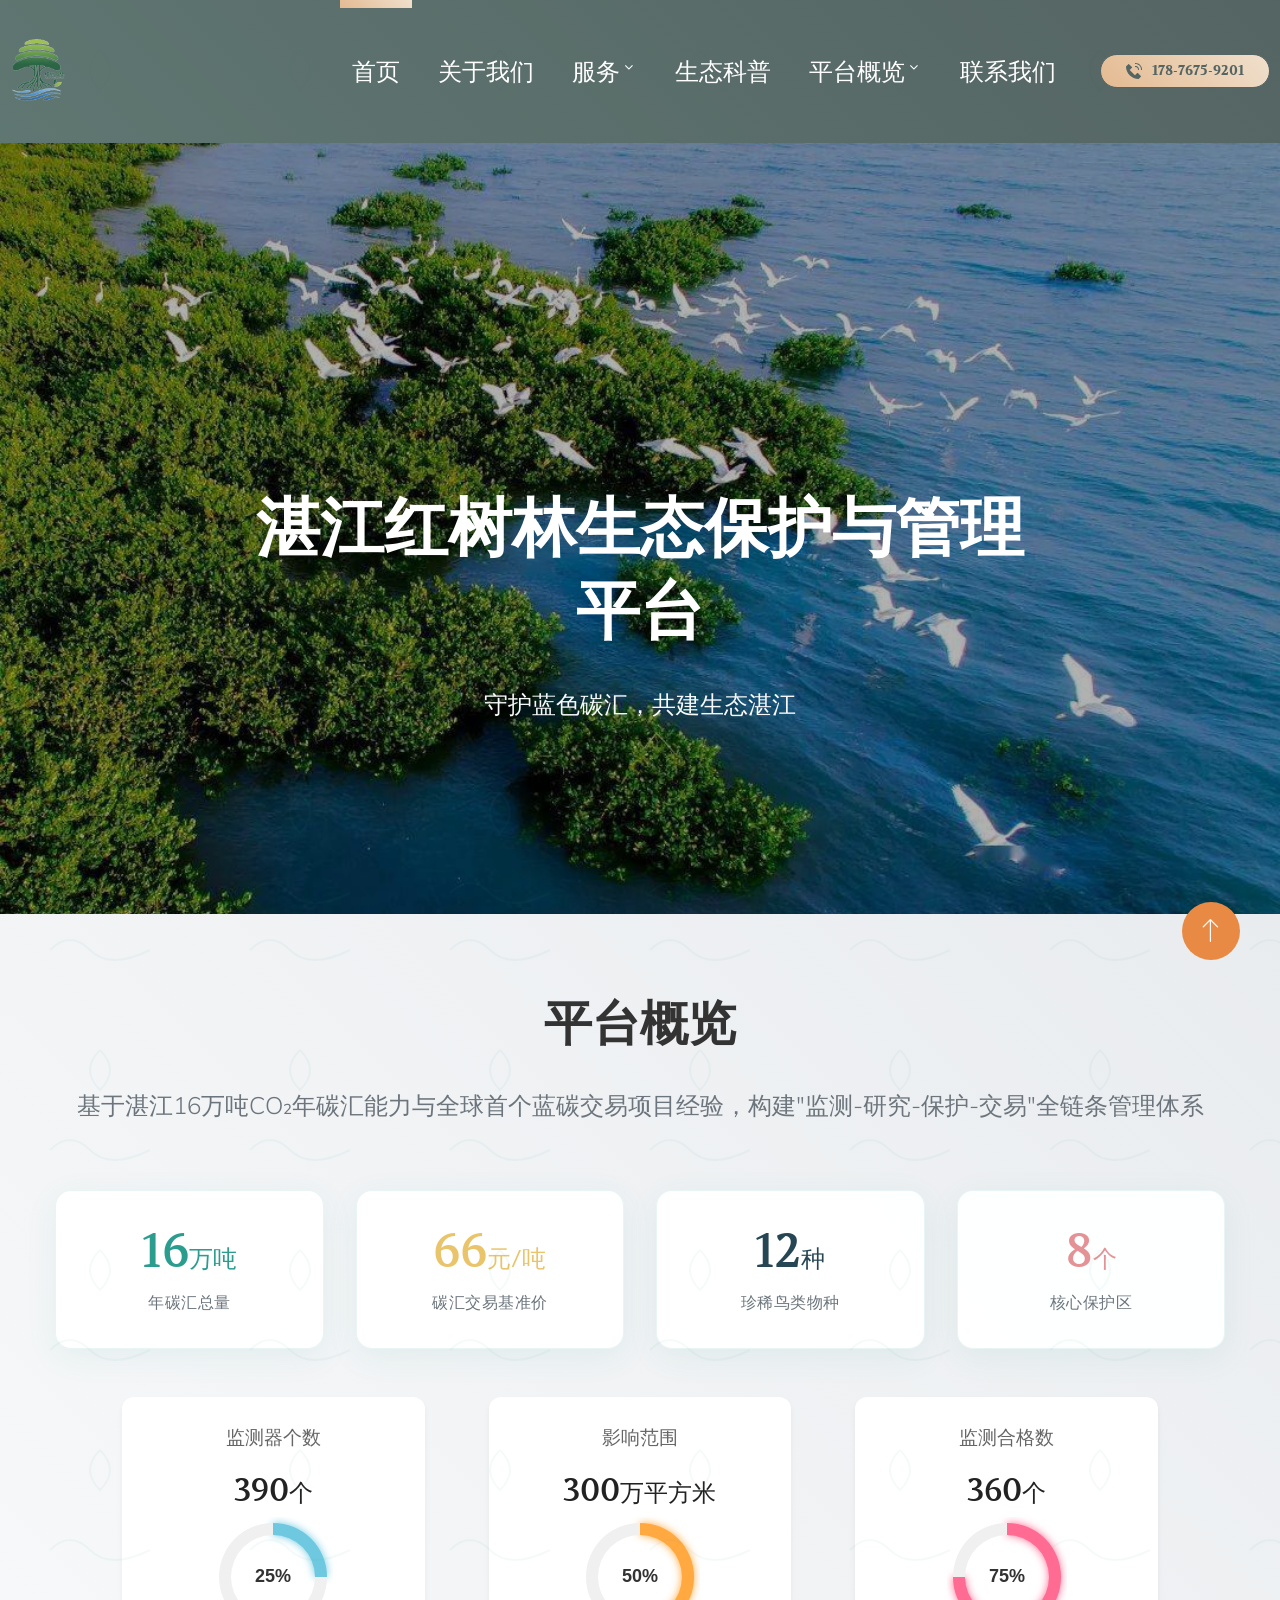
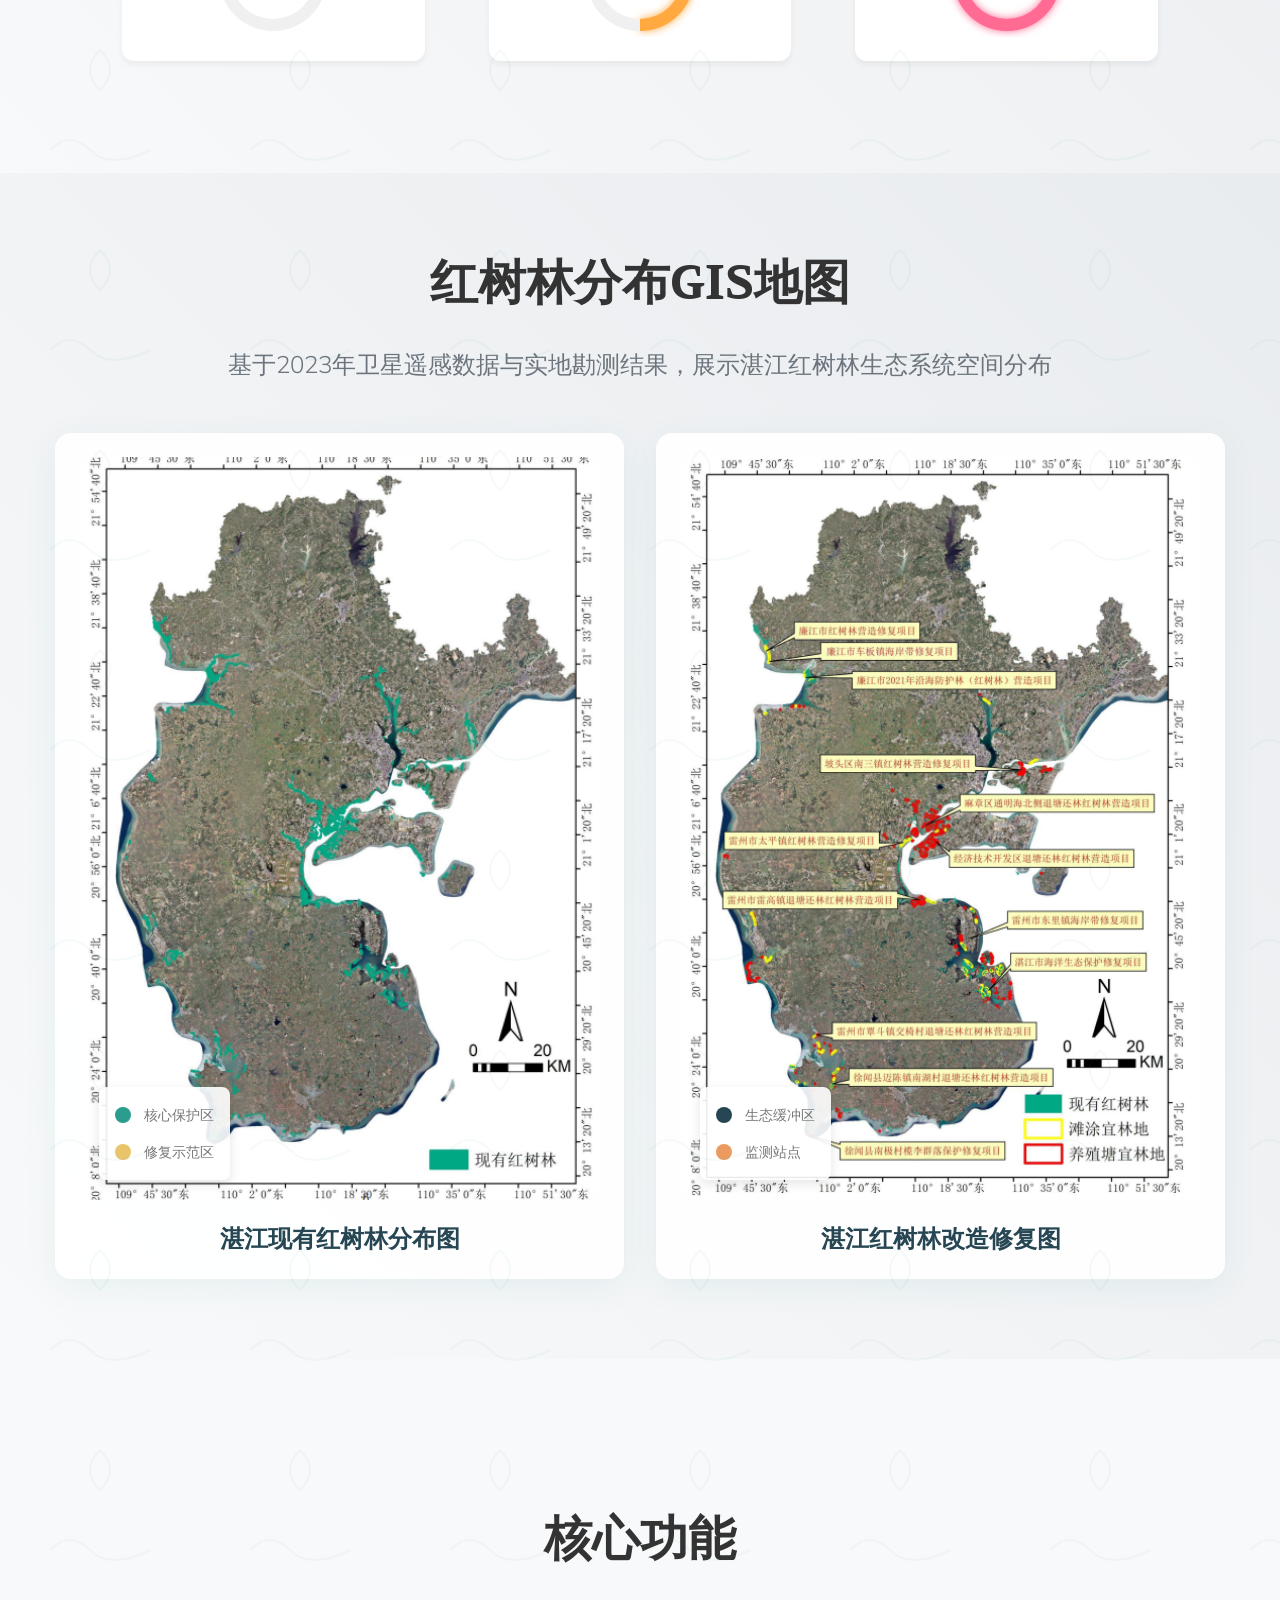
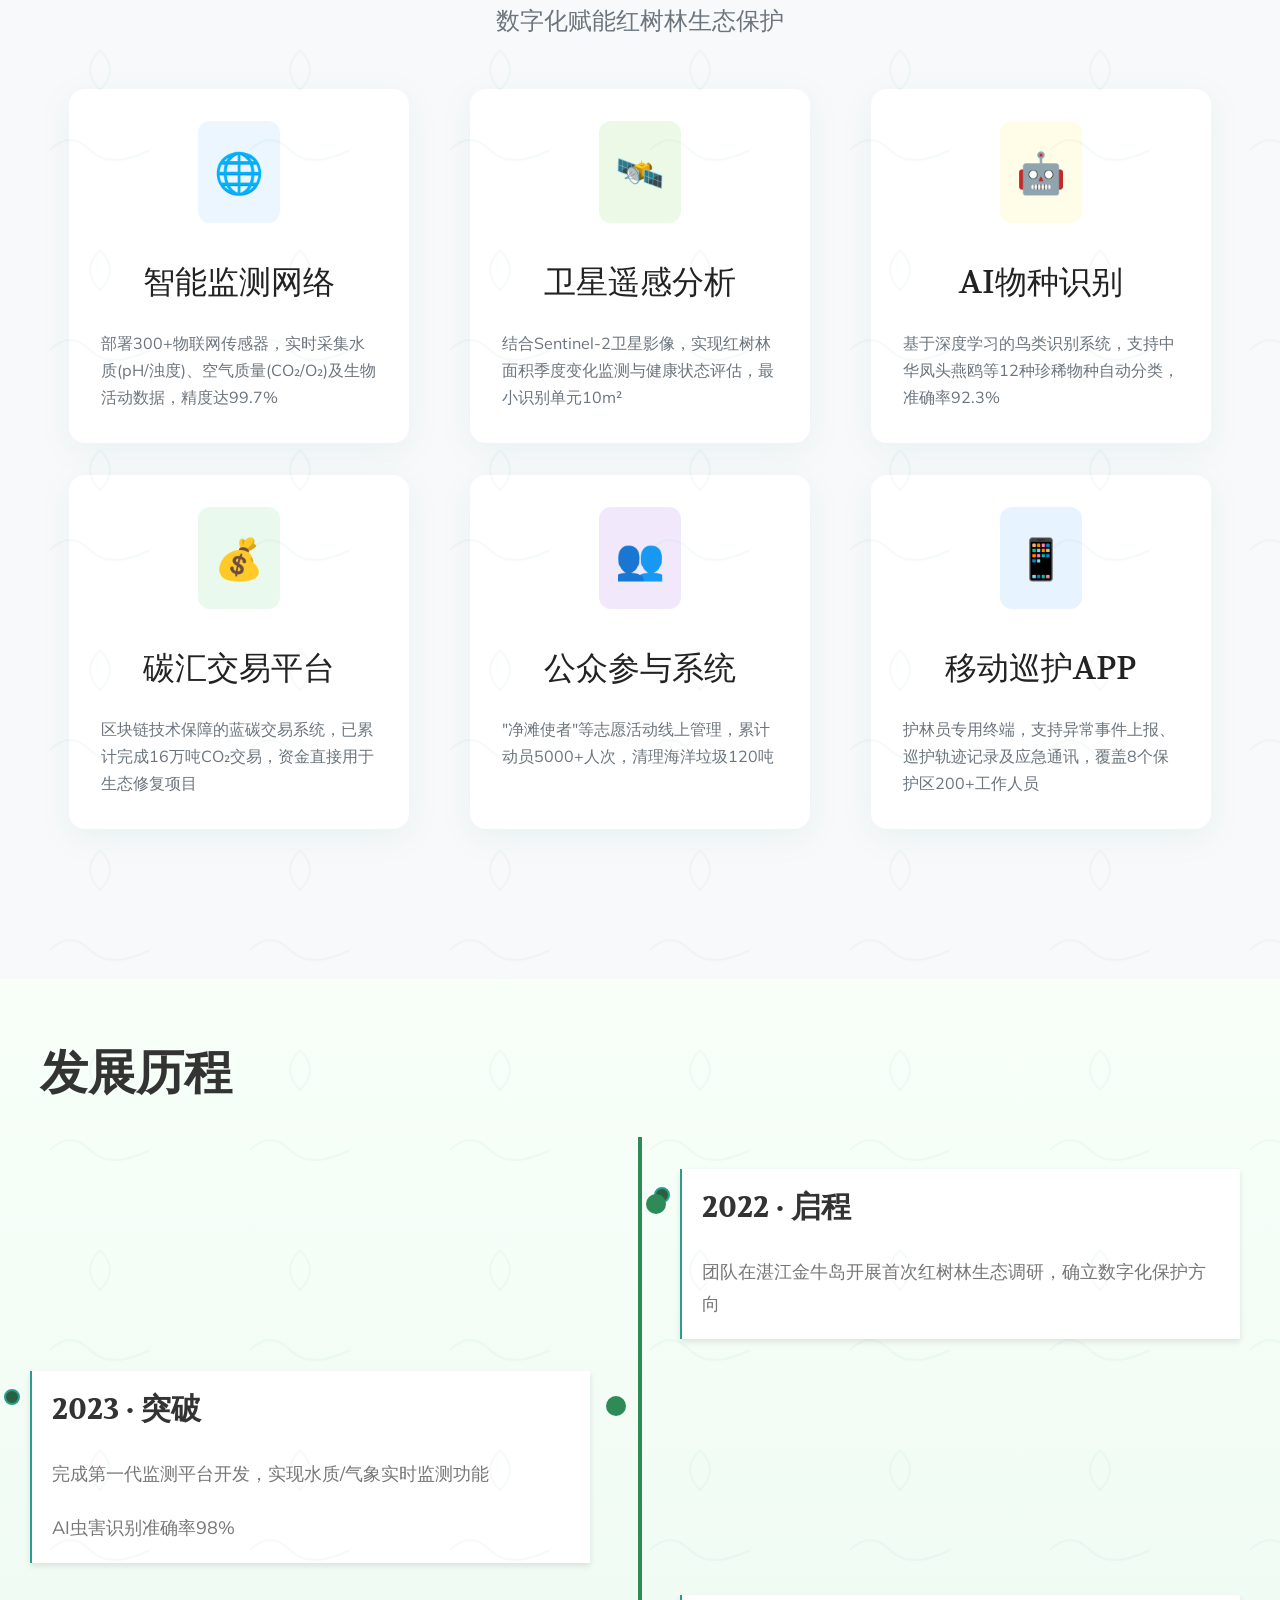
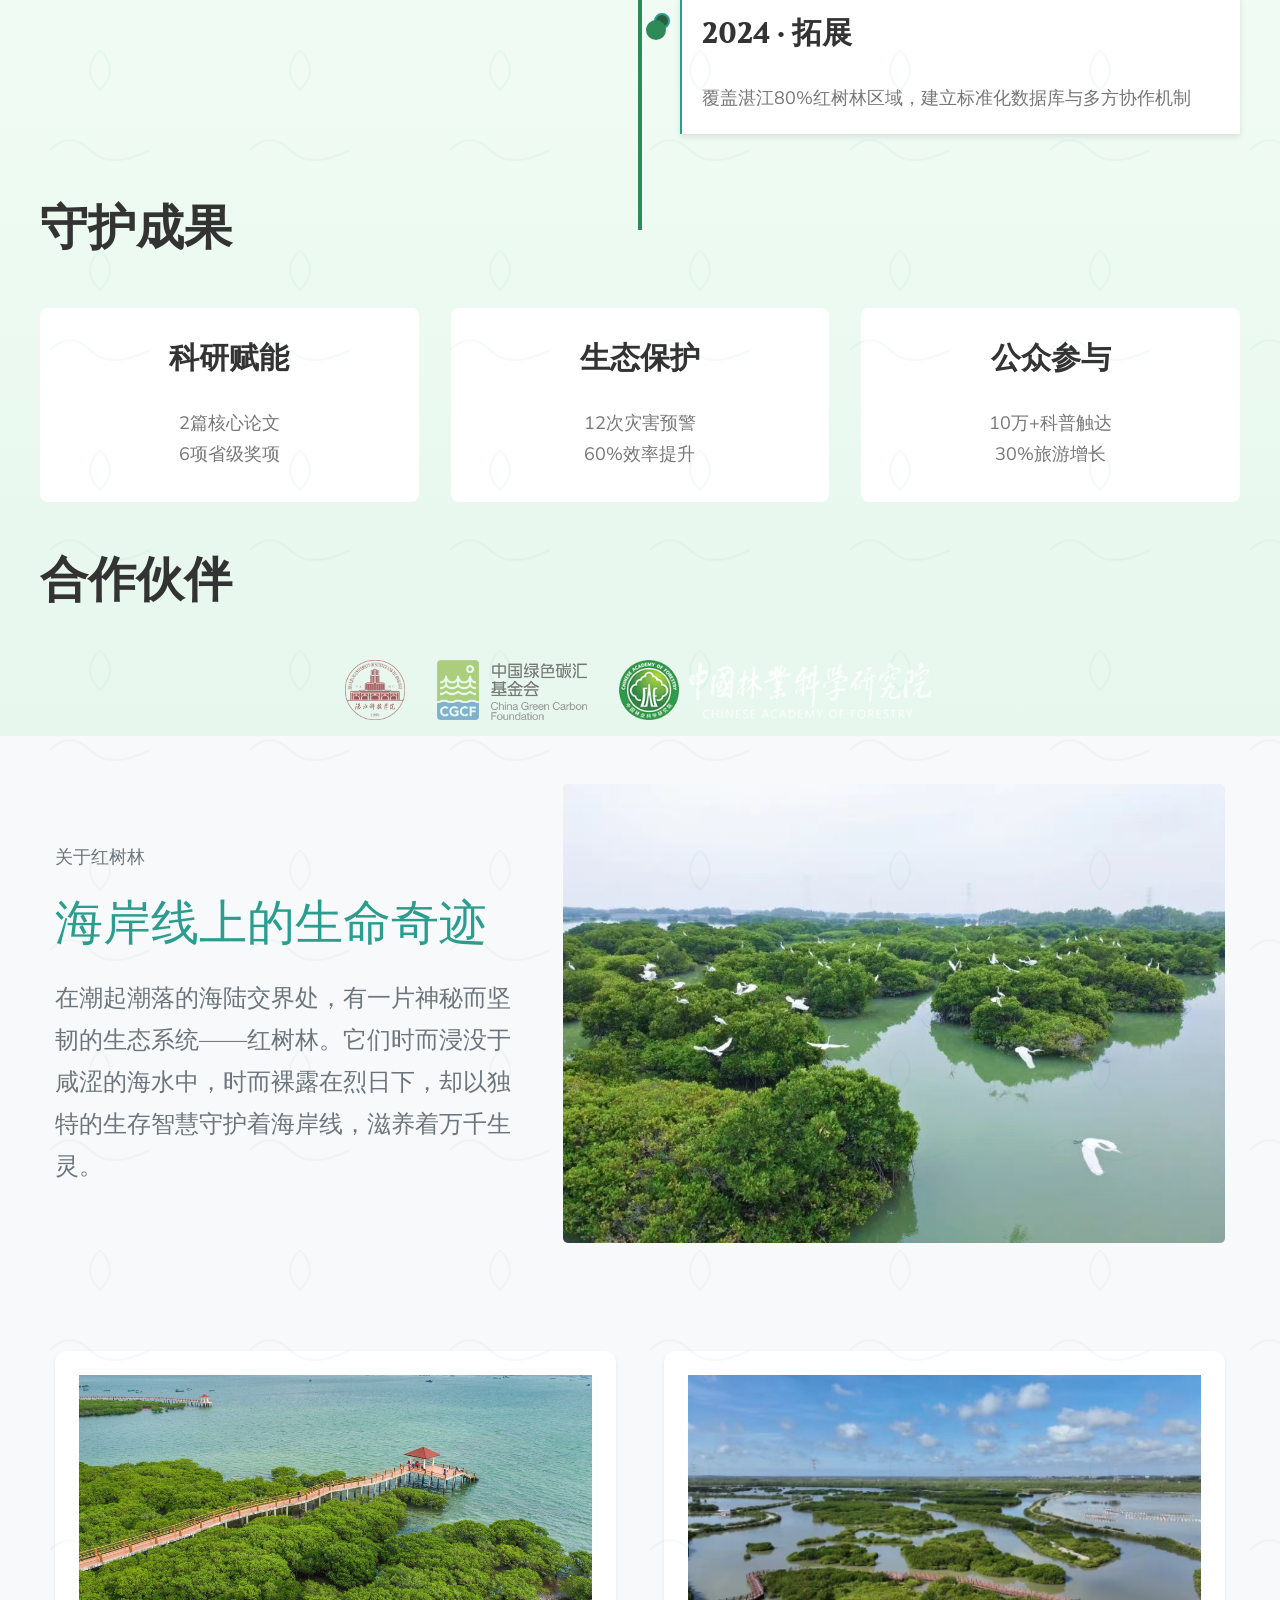
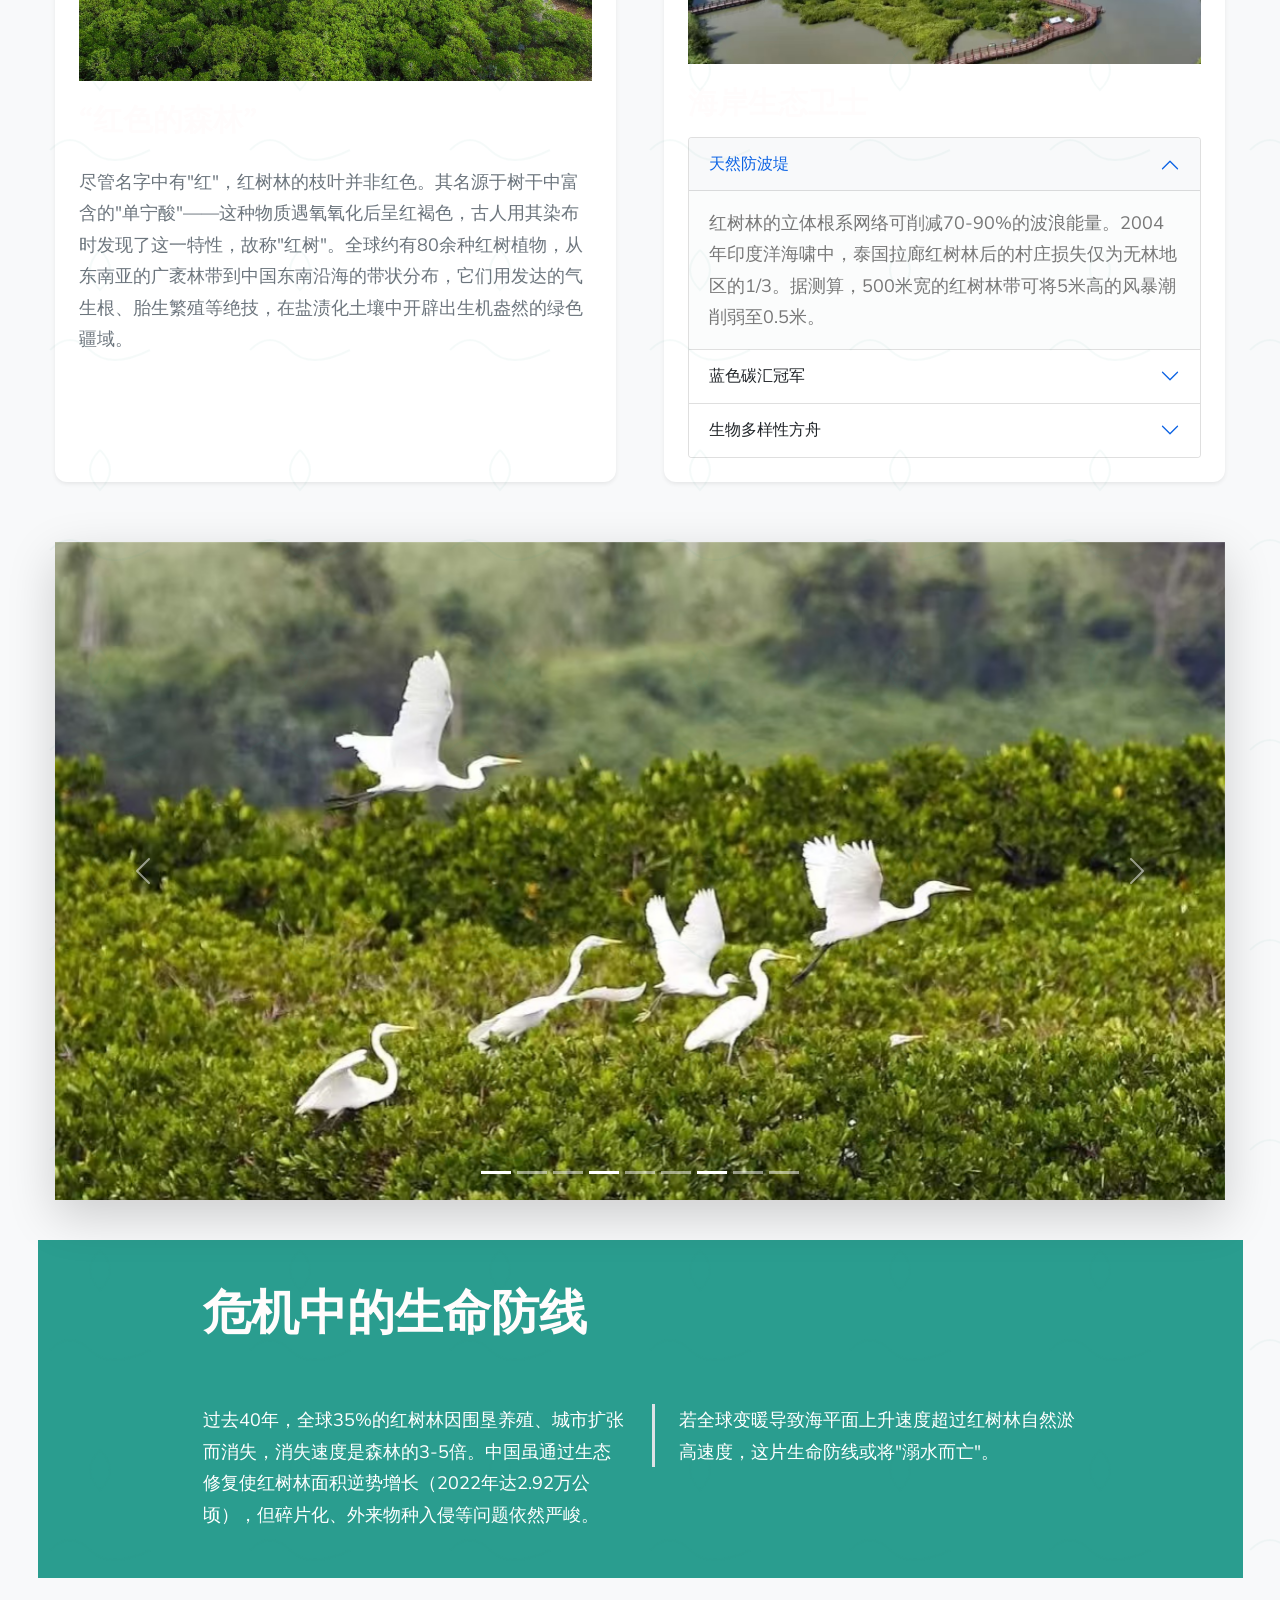
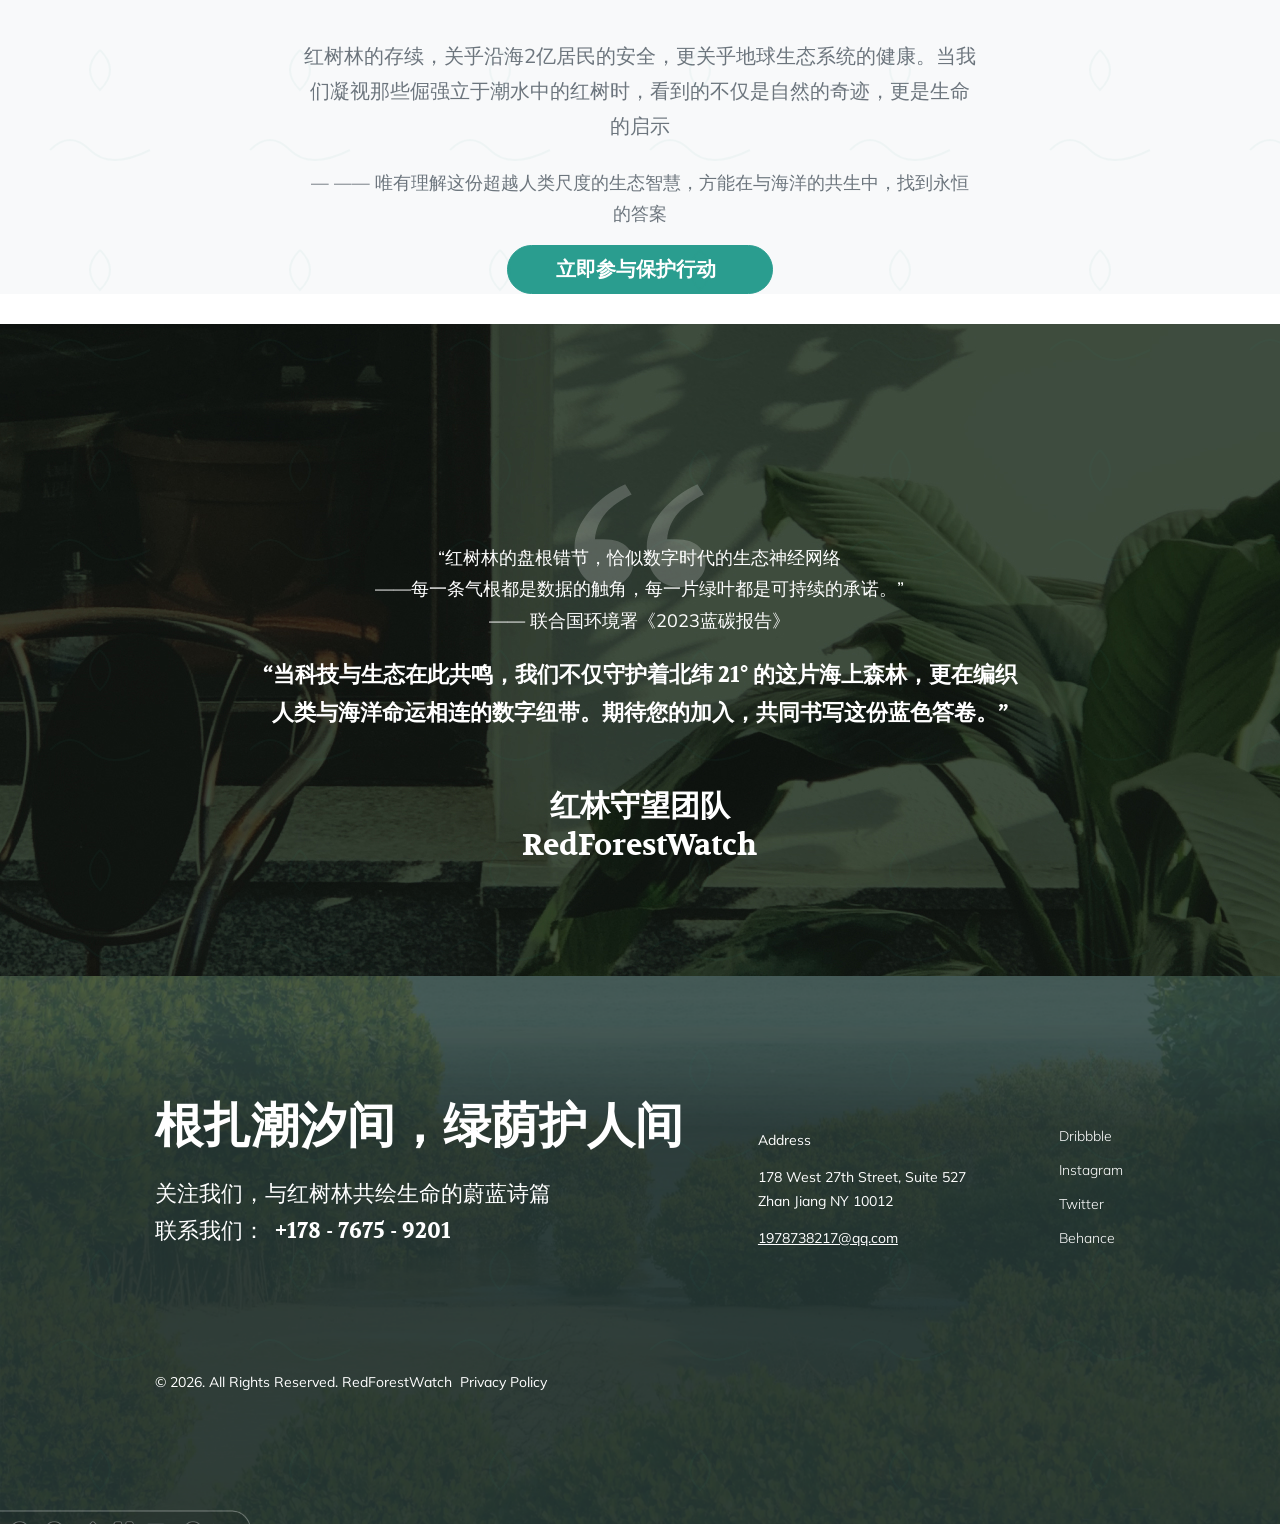
<file: index.html>
<!DOCTYPE html>
<html class="wide wow-animation" lang="en">
  <head>
    <!-- Site Title-->
    <title>红林守望</title>
    <meta name="format-detection" content="telephone=no">
    <meta name="viewport" content="width=device-width, height=device-height, initial-scale=1.0, maximum-scale=1.0, user-scalable=0">
    <!-- <meta name="viewport" content="width=device-width, initial-scale=1.0"> -->
    <meta http-equiv="X-UA-Compatible" content="IE=edge">
    <meta charset="utf-8">
    <link rel="icon" href="images/logo(1).png" type="image/x-icon">
    <!-- Stylesheets-->
    <link rel="stylesheet" type="text/css" href="https://fonts.googleapis.com/css2?family=Mulish:ital,wght@0,200;0,300;0,400;0,500;0,600;0,700;1,300;1,400&amp;family=Volkhov:wght@400;700&amp;display=swap">
    <link rel="stylesheet" href="css/bootstrap.css">
    <link rel="stylesheet" href="css/fonts.css">
    <link rel="stylesheet" href="css/style.css">
    <!-- <link rel="stylesheet" href="css/bootstrap.min.css"> -->

  </head>
  <body>
    <div id="page-loader">
      <div class="cssload-container">
        <div class="cssload-speeding-wheel"></div>
      </div>
    </div>
    <!-- Page-->
    <div class="page">
      <!-- Page Header-->
      <header class="page-header">
        <!-- RD Navbar-->
        <div class="rd-navbar-wrap">
          <nav class="rd-navbar novi-bg novi-bg-img" data-layout="rd-navbar-fixed" data-sm-layout="rd-navbar-fixed" data-md-layout="rd-navbar-fixed" data-lg-layout="rd-navbar-fixed" data-xl-layout="rd-navbar-static" data-xxl-layout="rd-navbar-static" data-sm-device-layout="rd-navbar-fixed" data-md-device-layout="rd-navbar-fixed" data-lg-device-layout="rd-navbar-fixed" data-xl-device-layout="rd-navbar-static" data-xxl-device-layout="rd-navbar-static" data-stick-up-clone="false" data-sm-stick-up="true" data-md-stick-up="true" data-lg-stick-up="true" data-xl-stick-up="true" data-xxl-stick-up="true" data-lg-stick-up-offset="69px" data-xl-stick-up-offset="1px" data-xxl-stick-up-offset="1px">
            <div class="rd-navbar-inner">
              <!-- RD Navbar Panel-->
              <div class="rd-navbar-panel">
                <button class="rd-navbar-toggle" data-rd-navbar-toggle=".rd-navbar-nav-wrap"><span></span></button>
                <!-- RD Navbar Brand-->
                <div class="rd-navbar-brand">
                  <!-- Brand--><a class="brand" href="index.html"><img class="brand-logo-dark" src="images/logo(1).png" alt="" width="119" height="43"/><img class="brand-logo-light" src="images/logo(1).png" alt="" width="119" height="43"/></a>
                </div>
              </div>
              <!-- RD Navbar Nav-->
              <div class="rd-navbar-nav-wrap">
                <div class="rd-navbar-nav-wrap__element"><a class="button button-primary button-icon button-sm" href="tel:#">
                    <svg width="16" height="16" viewBox="0 0 16 16">
                      <path d="M9.5 0H9V1H9.5C10.2604 1 10.974 1.14583 11.6406 1.4375C12.3073 1.71875 12.8906 2.10938 13.3906 2.60938C13.8906 3.10938 14.2812 3.69271 14.5625 4.35938C14.8542 5.02604 15 5.73958 15 6.5V7H16V6.5C16 5.60417 15.8281 4.76042 15.4844 3.96875C15.151 3.17708 14.6875 2.48958 14.0938 1.90625C13.5104 1.3125 12.8229 0.848958 12.0312 0.515625C11.2396 0.171875 10.3958 0 9.5 0ZM13 7V6.5C13 6.02083 12.9062 5.56771 12.7188 5.14062C12.5417 4.71354 12.2917 4.34375 11.9688 4.03125C11.6562 3.70833 11.2865 3.45833 10.8594 3.28125C10.4323 3.09375 9.97917 3 9.5 3H9V4H9.5C10.1875 4 10.776 4.24479 11.2656 4.73438C11.7552 5.22396 12 5.8125 12 6.5V7H13ZM12.5938 16L14.8438 13.7344C14.9479 13.6406 15 13.526 15 13.3906C15 13.2448 14.9479 13.1198 14.8438 13.0156L11.8906 10.0625C11.7969 9.96875 11.6771 9.92188 11.5312 9.92188C11.3958 9.92188 11.2812 9.96875 11.1875 10.0625L8.92188 12.3281L3.67188 7.07812L5.9375 4.8125C6.03125 4.71875 6.07812 4.60417 6.07812 4.46875C6.07812 4.32292 6.03125 4.20312 5.9375 4.10938L2.98438 1.15625C2.88021 1.05208 2.75521 1 2.60938 1C2.47396 1 2.35938 1.05208 2.26562 1.15625L0 3.40625C0 5.14583 0.328125 6.78125 0.984375 8.3125C1.65104 9.84375 2.55208 11.1771 3.6875 12.3125C4.82292 13.4479 6.15625 14.3438 7.6875 15C9.21875 15.6667 10.8542 16 12.5938 16Z"></path>
                    </svg><span>178-7675-9201</span></a></div>
                <ul class="rd-navbar-nav">
                  <li class="rd-nav-item active"><a class="rd-nav-link" href="index.html">首页</a>
                  </li>
                  <li class="rd-nav-item"><a class="rd-nav-link" href="about.html">关于我们</a>
                  </li>
                  <li class="rd-nav-item"><a class="rd-nav-link" href="services.html">服务</a>
                    <ul class="rd-menu rd-navbar-dropdown">
                      <li class="rd-dropdown-item"><a class="rd-dropdown-link" href="services.html">服务</a>
                      </li>
                      <li class="rd-dropdown-item"><a class="rd-dropdown-link" href="single-service.html">会员服务</a>
                      </li>
                    </ul>
                  </li>
                  <li class="rd-nav-item"><a class="rd-nav-link" href="portfolio.html">生态科普</a>
                  </li>
                  <li class="rd-nav-item"><a class="rd-nav-link" href="#">平台概览</a>
                    <ul class="rd-menu rd-navbar-megamenu">
                      <li class="rd-megamenu-item">
                        <p class="rd-megamenu-header">生态数据</p>
                        <ul class="rd-megamenu-list">
                          <li class="rd-megamenu-list-item"><a class="rd-megamenu-list-link" href="404-page.html">404 Page</a></li>
                          <li class="rd-megamenu-list-item"><a class="rd-megamenu-list-link" href="search-results.html">Search Results</a></li>
                          <li class="rd-megamenu-list-item"><a class="rd-megamenu-list-link" href="privacy-policy.html">Privacy Policy</a></li>
                          <li class="rd-megamenu-list-item"><a class="rd-megamenu-list-link" href="accordion.html">Accordion</a></li>
                        </ul>
                      </li>
                      <li class="rd-megamenu-item">
                        <p class="rd-megamenu-header">Elements</p>
                        <ul class="rd-megamenu-list">
                          <li class="rd-megamenu-list-item"><a class="rd-megamenu-list-link" href="buttons.html">Buttons</a></li>
                          <li class="rd-megamenu-list-item"><a class="rd-megamenu-list-link" href="typography.html">Typography</a></li>
                          <li class="rd-megamenu-list-item"><a class="rd-megamenu-list-link" href="tabs.html">Tabs</a></li>
                          <li class="rd-megamenu-list-item"><a class="rd-megamenu-list-link" href="contact-forms.html">Contact Forms</a></li>
                        </ul>
                      </li>
                    </ul>
                  </li>
                  <li class="rd-nav-item"><a class="rd-nav-link" href="contacts.html">联系我们</a>
                  </li>
                </ul>
              </div>
            </div>
          </nav>
        </div>
      </header>

      <!-- Intro-->
      <section class="section section-xl bg-secondary" style="
    background: url('images/001.jpeg') center/cover no-repeat;
    position: relative;
    z-index: 1;
">
    <!-- 添加半透明遮罩 -->
    <div style="
        position: absolute;
        top: 0;
        left: 0;
        width: 100%;
        height: 100%;
        background: rgba(0, 0, 0, 0.3);
        z-index: -1;
    "></div>

<div class="container position-relative" style="z-index: 1;">
  <!-- 新增定位容器 -->
  <div class="content-wrapper" style="
      transform: translateY(15%); /* 核心偏移设置 */
      padding-top: 5rem; /* 安全间距 */
  ">
      <div class="row justify-content-center text-center">
          <div class="col-lg-8 col-md-10">
              <!-- 标题间距调整 -->
              <h1 class="text-white mb-4" style="margin-top: 2rem;">
                  湛江红树林生态保护与管理平台
              </h1>
              
              <!-- 段落间距增强 -->
              <p class="lead text-light mb-5" style="margin-bottom: 3rem !important;">
                  守护蓝色碳汇，共建生态湛江
              </p>
              

          </div>
      </div>
  </div>
</div>
</section>

      <!-- Services-->
      <style>
    /* 自定义生态主题色 */
    :root {
        --eco-primary: #2A9D8F;  /* 红树林主题绿 */
        --eco-secondary: #264653; /* 深蓝背景 */
    }

    /* 首页遮罩优化 */
    .overlay-dark {
        position: absolute;
        top: 0;
        left: 0;
        width: 100%;
        height: 100%;
        background: rgba(38, 70, 83, 0.6);
        z-index: 0;
    }

    /* 数据看板样式 */
    .eco-stats {
        background: rgba(255,255,255,0.1);
        border-radius: 15px;
        padding: 2rem;
        margin-top: 3rem;
    }
    .stat-item {
        padding: 1.5rem;
        border-right: 1px solid rgba(255,255,255,0.2);
    }
    .stat-value {
        font-size: 2.5rem;
        font-weight: 700;
        font-family: 'Volkhov', serif;
    }
    .stat-label {
        color: #e9ecef;
        font-size: 0.9rem;
        text-transform: uppercase;
    }

    /* 响应式优化 */
    @media (max-width: 768px) {
        .display-3 {
            font-size: 2.5rem !important;
        }
        .eco-stats {
            flex-direction: column;
        }
        .stat-item {
            border-right: none;
            border-bottom: 1px solid rgba(255,255,255,0.2);
        }
    }
</style>

<!-- 优化后的服务模块 -->
 <section id="overview">
        <div class="container">
          <div class="section-header text-center mb-5">
            <h2 >平台概览</h2>
            <p class="lead text-muted">基于湛江16万吨CO₂年碳汇能力与全球首个蓝碳交易项目经验，构建"监测-研究-保护-交易"全链条管理体系</p>
          </div>
            <!-- <div class="section-title">
                <h2>平台概览</h2>
                <p>基于湛江16万吨CO₂年碳汇能力与全球首个蓝碳交易项目经验，构建"监测-研究-保护-交易"全链条管理体系</p>
            </div> -->
            
            <div class="stats">
                <div class="stat-card floating" style="animation-delay: 0.1s;">
                    <div class="stat-number">16<span style="font-size: 1.5rem;">万吨</span></div>
                    <div class="stat-label">年碳汇总量</div>
                </div>
                <div class="stat-card floating" style="animation-delay: 0.3s;">
                    <div class="stat-number">66<span style="font-size: 1.5rem;">元/吨</span></div>
                    <div class="stat-label">碳汇交易基准价</div>
                </div>
                <div class="stat-card floating" style="animation-delay: 0.5s;">
                    <div class="stat-number">12<span style="font-size: 1.5rem;">种</span></div>
                    <div class="stat-label">珍稀鸟类物种</div>
                </div>
                <div class="stat-card floating" style="animation-delay: 0.7s;">
                    <div class="stat-number">8<span style="font-size: 1.5rem;">个</span></div>
                    <div class="stat-label">核心保护区</div>
                </div>
            </div>
            <div class="dashboard">
              <div class="card">
                  <div class="title">监测器个数</div>
                  <div class="value">390<span style="font-size: 1.5rem;">个</span></div>
                  <div class="chart" id="chart1"></div>
              </div>
              <div class="card">
                  <div class="title">影响范围</div>
                  <div class="value">300<span style="font-size: 1.5rem;">万平方米</span></div>
                  <div class="chart" id="chart2"></div>
              </div>
              <div class="card">
                  <div class="title">监测合格数</div>
                  <div class="value">360<span style="font-size: 1.5rem;">个</span></div>
                  <div class="chart" id="chart3"></div>
              </div>
          </div>
        </div>
        
 </section>
 <style>
  * {
      margin: 0;
      padding: 0;
      box-sizing: border-box;
  }
/* 
  body {
      background: #F8F9FA;
      font-family: 'Helvetica Neue', Arial, sans-serif;
      min-height: 100vh;
      display: flex;
      justify-content: center;
      align-items: center;
  } */

  .dashboard {
      display: grid;
      /* grid-template-columns: repeat(auto-fit, minmax(240px, 1fr)); */
      gap: 4rem;
      grid-template-columns: repeat(auto-fit, minmax(240px, 1fr));
      /* gap: 24px; */
      padding: 32px;
      max-width: 1100px;
      /* 居中 */
      margin: 0 auto;
      /* width: 90%; */
  }

  .card {
      background: white;
      border-radius: 12px;
      padding: 24px;
      box-shadow: 0 4px 6px rgba(0,0,0,0.05);
      transition: transform 0.2s;
      display: flex;
      flex-direction: column;
      align-items: center;
  }

  .card:hover {
      transform: translateY(-4px);
  }

  .title {
      color: #666;
        font-size: 1.2rem;
        text-transform: uppercase;
  }

  .value {
      color: #222;
      font-family: 'Volkhov', serif;
      font-size: 2rem;
      /* color: var(--secondary); */
      margin: 16px 0 0 0;
      line-height: 1.2;
      margin-bottom: 0.5rem;
  }

  .chart {
      width: 120px;
      height: 120px;
  }
</style>
<style>
/* 新增样式 */
.card {
position: relative;
overflow: hidden;
transition: box-shadow 0.3s;
}

/* 光效装饰 */
.card::after {
/* content: ''; */
position: absolute;
top: -50%;
left: -50%;
width: 200%;
height: 200%;
background: linear-gradient(45deg, 
rgba(255,255,255,0.1) 25%,
transparent 50%,
rgba(255,255,255,0.1) 75%
);
transform: rotate(30deg);
opacity: 0.3;
}

/* 悬浮动画 */
.card:hover {
box-shadow: 0 8px 20px rgba(0,0,0,0.08);
transform: translateY(-3px);
}
</style>

<script src="js/echarts.min.js"></script>
<script>
    // 图表配置（保持原图配色和比例）
    const createChartOption = (percent, color) => ({
        series: [{
            type: 'pie',
            radius: ['70%', '90%'],  // 精确对应原图圆环比例
            silent: true,
            label: {
                show: true,
                position: 'center',
                fontSize: 18,
                color: '#333',        // 原图黑色百分比文字
                formatter: `${percent}%`,
                fontWeight: 'bold'
            },
            itemStyle: {
                borderWidth: 0
            },
            data: [
                { 
                    value: percent,
                    itemStyle: { 
                        color,       // 原图三色：#6EC9E0/#FFA940/#FF6B93
                        shadowBlur: 8,
                        shadowColor: color
                    }
                },
                { 
                    value: 100 - percent,
                    itemStyle: { 
                        color: '#F0F0F0'  // 原图浅灰背景环
                    }
                }
            ]
        }]
    });

    // 动态加载控制器
    class ChartLoader {
        constructor() {
            this.charts = [
                { dom: 'chart1', percent: 25, color: '#6EC9E0' },
                { dom: 'chart2', percent: 50, color: '#FFA940' },
                { dom: 'chart3', percent: 75, color: '#FF6B93' }
            ];
            this.observer = new IntersectionObserver(this.handleIntersect, {
                rootMargin: '0px', 
                threshold: 0.3  // 元素可见30%时触发
            });
        }

        // 交叉观察回调
        handleIntersect = (entries) => {
            entries.forEach(entry => {
                if (entry.isIntersecting) {
                    const config = this.charts.find(c => c.dom === entry.target.id);
                    this.initChart(config);
                    this.observer.unobserve(entry.target);
                }
            });
        }

        // 单个图表初始化
        initChart = (config) => {
            const chart = echarts.init(document.getElementById(config.dom));
            chart.setOption(createChartOption(config.percent, config.color));
            
            // 响应式处理（防抖优化）
            const resizeHandler = debounce(() => chart.resize(), 200);
            window.addEventListener('resize', resizeHandler);
        }

        // 启动观察
        init() {
            this.charts.forEach(c => {
                const el = document.getElementById(c.dom);
                el && this.observer.observe(el);
            });
        }
    }

    // 防抖函数（性能优化）
    function debounce(fn, delay) {
        let timer;
        return function(...args) {
            clearTimeout(timer);
            timer = setTimeout(() => fn.apply(this, args), delay);
        };
    }

    // 页面初始化
    if (typeof echarts !== 'undefined') {
        window.addEventListener('load', () => new ChartLoader().init());
    } else {
        console.error('ECharts未加载');
    }
</script>
            <!-- 在<section class="section section-lg bg-transparent">之前插入 -->
<section id="gis-maps">
  <div class="container">
    <div class="section-header text-center mb-5">
          <h2>红树林分布GIS地图</h2>
          <p class="lead text-muted">基于2023年卫星遥感数据与实地勘测结果，展示湛江红树林生态系统空间分布</p>
      </div>

      <div class="gis-map-grid">
          <div class="gis-map-card">
              <div class="gis-map-wrapper">
                  <img src="images/004.png" 
                       alt="湛江现有红树林分布图" 
                       class="gis-map-img"
                       loading="lazy">
                  <div class="map-legend">
                      <div class="legend-item"><span class="color-dot" style="background:#2A9D8F"></span>核心保护区</div>
                      <div class="legend-item"><span class="color-dot" style="background:#E9C46A"></span>修复示范区</div>
                  </div>
              </div>
              <h3 class="map-title">湛江现有红树林分布图</h3>
          </div>

          <div class="gis-map-card">
              <div class="gis-map-wrapper">
                  <img src="images/003.png" 
                       alt="湛江红树林改造修复图" 
                       class="gis-map-img"
                       loading="lazy">
                  <div class="map-legend">
                      <div class="legend-item"><span class="color-dot" style="background:#264653"></span>生态缓冲区</div>
                      <div class="legend-item"><span class="color-dot" style="background:#EB9B5F"></span>监测站点</div>
                  </div>
              </div>
              <h3 class="map-title">湛江红树林改造修复图</h3>
          </div>
      </div>
  </div>
</section>

<section class="section section-lg bg-light">
    <div class="container">
        <div class="section-header text-center mb-5">
            <h2 class="text-eco-primary mb-3">核心功能</h2>
            <p class="lead text-muted">数字化赋能红树林生态保护</p>
        </div>
      
      <div class="features">
          <div class="feature-card">
              <div class="feature-icon">🌐</div>
              <div class="value">智能监测网络</div>
              <p>部署300+物联网传感器，实时采集水质(pH/浊度)、空气质量(CO₂/O₂)及生物活动数据，精度达99.7%</p>
          </div>
          <div class="feature-card">
              <div class="feature-icon">🛰️</div>
              <div class="value">卫星遥感分析</div>
              <p>结合Sentinel-2卫星影像，实现红树林面积季度变化监测与健康状态评估，最小识别单元10m²</p>
          </div>
          <div class="feature-card">
              <div class="feature-icon">🤖</div>
              <div class="value">AI物种识别</div>
              <p>基于深度学习的鸟类识别系统，支持中华凤头燕鸥等12种珍稀物种自动分类，准确率92.3%</p>
          </div>
          <div class="feature-card">
              <div class="feature-icon">💰</div>
              <div class="value">碳汇交易平台</div>
              <p>区块链技术保障的蓝碳交易系统，已累计完成16万吨CO₂交易，资金直接用于生态修复项目</p>
          </div>
          <div class="feature-card">
              <div class="feature-icon">👥</div>
              <div class="value">公众参与系统</div>
              <p>"净滩使者"等志愿活动线上管理，累计动员5000+人次，清理海洋垃圾120吨</p>
          </div>
          <div class="feature-card">
              <div class="feature-icon">📱</div>
              <div class="value">移动巡护APP</div>
              <p>护林员专用终端，支持异常事件上报、巡护轨迹记录及应急通讯，覆盖8个保护区200+工作人员</p>
          </div>
      </div>
  </div>
</section>


       <!-- About us-->
       <style>
        /* 核心样式 */
        .about-section {
            padding: 4rem 1.5rem;
            background: linear-gradient(to bottom, #f8fff9 0%, #e6f7ed 100%);
        }
        
        .timeline-wrapper {
            max-width: 1200px;
            margin: 0 auto;
            position: relative;
        }
        
        /* 时间轴设计 */
        .timeline {
            position: relative;
            padding: 2rem 0;
        }
        
        .timeline::before {
            content: '';
            position: absolute;
            left: 50%;
            width: 4px;
            height: 100%;
            background: #2E8B57;
            transform: translateX(-50%);
        }
        
        .timeline-item {
            width: calc(50% - 40px);
            padding: 20px;
            position: relative;
            background: white;
            box-shadow: 0 3px 6px rgba(0,0,0,0.1);
            margin: 2rem 0;
            opacity: 0;
            transition: all 0.5s ease;
        }
        
        .timeline-item:nth-child(odd) {
            left: calc(50% + 40px);
        }
        
        .timeline-item:nth-child(even) {
            left: -10px;
        }
        
        .timeline-item::after {
            content: '';
            position: absolute;
            width: 20px;
            height: 20px;
            background: #2E8B57;
            border-radius: 50%;
            top: 25px;
        }
        
        .timeline-item:nth-child(odd)::after {
            left: -36px;
        }
        
        .timeline-item:nth-child(even)::after {
            right: -36px;
        }
        
        /* 响应式调整 */
        @media (max-width: 768px) {
            .timeline::before { left: 20px }
            .timeline-item { width: 100%; left: 0 !important }
            .timeline-item::after { left: -8px !important }
        }
        
        /* 成果卡片 */
        .achievement-grid {
            display: grid;
            grid-template-columns: repeat(auto-fit, minmax(280px, 1fr));
            gap: 2rem;
            margin: 3rem 0;
        }
        
        .achievement-card {
            background: white;
            padding: 2rem;
            border-radius: 8px;
            text-align: center;
            transition: transform 0.3s ease;
        }
        
        .achievement-card:hover {
            transform: translateY(-5px);
        }
        
        /* 合作伙伴 */
        .partners {
            display: flex;
            flex-wrap: wrap;
            justify-content: center;
            gap: 2rem;
            margin-top: 3rem;
        }
        
        .partner-logo {
            height: 60px;
            opacity: 0.8;
            transition: opacity 0.3s ease;
        }
        
        .partner-logo:hover {
            opacity: 1;
        }
        </style>
        
        <section class="about-section">
            <div class="timeline-wrapper">
                <h2 class="section-title">发展历程</h2>
                
                <div class="timeline">
                    <!-- 2022 -->
                    <div class="timeline-item">
                        <h3>2022 · 启程</h3>
                        <p>团队在湛江金牛岛开展首次红树林生态调研，确立数字化保护方向</p>
                    </div>
        
                    <!-- 2023 -->
                    <div class="timeline-item">
                        <h3>2023 · 突破</h3>
                        <p>完成第一代监测平台开发，实现水质/气象实时监测功能</p>
                        <div class="achievement-badge">AI虫害识别准确率98%</div>
                    </div>
        
                    <!-- 2024 -->
                    <div class="timeline-item">
                        <h3>2024 · 拓展</h3>
                        <p>覆盖湛江80%红树林区域，建立标准化数据库与多方协作机制</p>
                    </div>
                </div>
        
                <!-- 核心成果 -->
                <h2 class="section-title">守护成果</h2>
                <div class="achievement-grid">
                    <div class="achievement-card">
                        <h3>科研赋能</h3>
                        <p class="highlight">2篇核心论文<br>6项省级奖项</p>
                    </div>
                    <div class="achievement-card">
                        <h3>生态保护</h3>
                        <p class="highlight">12次灾害预警<br>60%效率提升</p>
                    </div>
                    <div class="achievement-card">
                        <h3>公众参与</h3>
                        <p class="highlight">10万+科普触达<br>30%旅游增长</p>
                    </div>
                </div>
        
                <!-- 合作伙伴 -->
                <h2 class="section-title">合作伙伴</h2>
                <div class="partners">
                    <img src="images/zjkjxylogo.png" class="partner-logo" alt="湛江科技学院">
                    <img src="images/zglsthjjh.png" class="partner-logo" alt="中国绿色碳汇基金会">
                    <img src="images/zglykxyjy.png" class="partner-logo" alt="中国林业科学研究院">
                </div>
            </div>
        </section>
        
        <script>
        // 时间轴滚动动画
        document.addEventListener('DOMContentLoaded', function() {
            const items = document.querySelectorAll('.timeline-item');
            
            const animateItems = () => {
                items.forEach(item => {
                    const itemTop = item.getBoundingClientRect().top;
                    if (itemTop < window.innerHeight * 0.8) {
                        item.style.opacity = '1';
                        item.style.transform = 'translateX(0)';
                    }
                });
            }
        
            window.addEventListener('scroll', animateItems);
            animateItems(); // 初始化执行
        });
        </script>


      <!-- Our projects-->
      <section class="section bg-light py-6">
        <div class="container">
          
          <!-- 主标题区 -->
          <div class="row g-5 align-items-center mb-7">
            <div class="col-lg-5">
              <p class="text-uppercase text-muted mb-3">关于红树林</p>
              <h1 class="display-5 text-primary mb-4">海岸线上的生命奇迹</h1>
              <div class="lead text-muted line-height-lg">
                <p>在潮起潮落的海陆交界处，有一片神秘而坚韧的生态系统——红树林。它们时而浸没于咸涩的海水中，时而裸露在烈日下，却以独特的生存智慧守护着海岸线，滋养着万千生灵。</p>
              </div>
            </div>
            <div class="col-lg-7">
              <img src="images/011.jpg" alt="红树林航拍全景" class="img-fluid rounded-3 shadow" loading="lazy">
            </div>
          </div>
      
          <!-- 核心内容模块 -->
          <!-- 修复后的核心内容模块 -->
<div class="row g-5 mb-7">
  <div class="col-md-6">
    <div class="card h-100 border-0 bg-white shadow-sm p-4">
      <img src="images/005.jpg" alt="红树林根系结构" class="card-img-top rounded-2 mb-4">
      <div class="card-body p-0">
        <h3 class="h3 mb-3">“红色的森林”</h3>
        <p class="text-secondary">尽管名字中有"红"，红树林的枝叶并非红色。其名源于树干中富含的"单宁酸"——这种物质遇氧氧化后呈红褐色，古人用其染布时发现了这一特性，故称"红树"。全球约有80余种红树植物，从东南亚的广袤林带到中国东南沿海的带状分布，它们用发达的气生根、胎生繁殖等绝技，在盐渍化土壤中开辟出生机盎然的绿色疆域。</p>
      </div>
    </div>
  </div>

  <div class="col-md-6">
    <div class="card h-100 border-0 bg-white shadow-sm p-4">
      <img src="images/013.jpg" alt="红树林生态" class="card-img-top rounded-2 mb-4">
      <div class="card-body p-0">
        <h3 class="h3 mb-3">海岸生态卫士</h3>
        <div class="accordion" id="ecoAccordion">
          <!-- 第一项 -->
          <div class="accordion-item">
            <h3 class="accordion-header">
              <button 
                class="accordion-button collapsed" 
                type="button"
                data-bs-toggle="collapse"
                data-bs-target="#waveBreaker"
                aria-expanded="false"
                aria-controls="waveBreaker">
                天然防波堤
              </button>
            </h3>
            <div 
              id="waveBreaker" 
              class="accordion-collapse collapse"
              data-bs-parent="#ecoAccordion">
              <div class="accordion-body">
                红树林的立体根系网络可削减70-90%的波浪能量。2004年印度洋海啸中，泰国拉廊红树林后的村庄损失仅为无林地区的1/3。据测算，500米宽的红树林带可将5米高的风暴潮削弱至0.5米。
              </div>
            </div>
          </div>

          <!-- 第二项 -->
          <div class="accordion-item">
            <h3 class="accordion-header">
              <button 
                class="accordion-button collapsed" 
                type="button"
                data-bs-toggle="collapse"
                data-bs-target="#carbonSink"
                aria-expanded="false"
                aria-controls="carbonSink">
                蓝色碳汇冠军
              </button>
            </h3>
            <div 
              id="carbonSink" 
              class="accordion-collapse collapse"
              data-bs-parent="#ecoAccordion">
              <div class="accordion-body">
                单位面积红树林的固碳能力是热带雨林的5-10倍。其沉积物中的有机碳可封存数千年，全球红树林每年吸收的二氧化碳相当于7500万辆汽车的排放量。
              </div>
            </div>
          </div>

          <!-- 第三项 -->
          <div class="accordion-item">
            <h3 class="accordion-header">
              <button 
                class="accordion-button collapsed" 
                type="button"
                data-bs-toggle="collapse"
                data-bs-target="#biodiversity"
                aria-expanded="false"
                aria-controls="biodiversity">
                生物多样性方舟
              </button>
            </h3>
            <div 
              id="biodiversity" 
              class="accordion-collapse collapse"
              data-bs-parent="#ecoAccordion">
              <div class="accordion-body">
                弹涂鱼用胸鳍“行走”，招潮蟹挥动不对称的螯足，黑脸琵鹭在枝头筑巢，红树蚬在泥滩中过滤海水……这里每公顷栖息着2000余种生物，堪称“海洋幼儿园”。深圳福田红树林更是全球候鸟迁飞路线上不可替代的中转站。
              </div>
            </div>
          </div>
        </div>
      </div> <!-- 结束card-body -->
    </div> <!-- 结束card -->
  </div> <!-- 结束col-md-6 -->
</div> <!-- 结束row -->
      <!-- 动态图片展示模块 -->
<div class="row mb-6">
  <div class="col-12">
    <div id="mangroveCarousel" class="carousel slide shadow-lg rounded-3" data-bs-ride="carousel">
      
      <!-- 轮播指示器 -->
      <div class="carousel-indicators">
        <button type="button" data-bs-target="#mangroveCarousel" data-bs-slide-to="0" class="active"></button>
        <button type="button" data-bs-target="#mangroveCarousel" data-bs-slide-to="1"></button>
        <button type="button" data-bs-target="#mangroveCarousel" data-bs-slide-to="2"></button>
        <button type="button" data-bs-target="#mangroveCarousel" data-bs-slide-to="3" class="active"></button>
        <button type="button" data-bs-target="#mangroveCarousel" data-bs-slide-to="4"></button>
        <button type="button" data-bs-target="#mangroveCarousel" data-bs-slide-to="5"></button>
        <button type="button" data-bs-target="#mangroveCarousel" data-bs-slide-to="6" class="active"></button>
        <button type="button" data-bs-target="#mangroveCarousel" data-bs-slide-to="7"></button>
        <button type="button" data-bs-target="#mangroveCarousel" data-bs-slide-to="8"></button>
      </div>

      <!-- 图片容器 -->
      <div class="carousel-inner ratio ratio-16x9">
        <div class="carousel-item active">
          <img src="images/a1.jpg" class="d-block w-100" alt="红树林根系特写">
          <!-- <div class="carousel-caption d-none d-md-block bg-dark bg-opacity-50 p-4 rounded">
            <h5>生命之根</h5>
            <p>发达的气生根系统是红树林适应潮间带环境的生存智慧</p>
          </div> -->
        </div>
        <div class="carousel-item">
          <img src="images/a2.jpg" class="d-block w-100" alt="红树林鸟类生态">
          <!-- <div class="carousel-caption d-none d-md-block bg-dark bg-opacity-50 p-4 rounded">
            <h5>候鸟天堂</h5>
            <p>每年数万只迁徙水鸟在此停歇补给</p>
          </div> -->
        </div>
        <div class="carousel-item">
          <img src="images/a3.jpg" class="d-block w-100" alt="红树林幼苗">
          <!-- <div class="carousel-caption d-none d-md-block bg-dark bg-opacity-50 p-4 rounded">
            <h5>生命传承</h5>
            <p>独特的胎生苗机制保障种群延续</p>
          </div> -->
        </div>
        <div class="carousel-item">
          <img src="images/a4.jpg" class="d-block w-100" alt="红树林幼苗">
        </div>
        <div class="carousel-item">
          <img src="images/a5.jpg" class="d-block w-100" alt="红树林幼苗">
        </div>        
        <div class="carousel-item">
          <img src="images/a6.jpg" class="d-block w-100" alt="红树林幼苗">
        </div>   
        <div class="carousel-item">
          <img src="images/a7.jpg" class="d-block w-100" alt="红树林幼苗">
        </div>   
        <div class="carousel-item">
          <img src="images/a8.jpg" class="d-block w-100" alt="红树林幼苗">
        </div>   
        <div class="carousel-item">
          <img src="images/a9.jpg" class="d-block w-100" alt="红树林幼苗">
        </div>   
      </div>

      <!-- 控制按钮 -->
      <button class="carousel-control-prev" type="button" data-bs-target="#mangroveCarousel" data-bs-slide="prev">
        <span class="carousel-control-prev-icon" aria-hidden="true"></span>
        <span class="visually-hidden">Previous</span>
      </button>
      <button class="carousel-control-next" type="button" data-bs-target="#mangroveCarousel" data-bs-slide="next">
        <span class="carousel-control-next-icon" aria-hidden="true"></span>
        <span class="visually-hidden">Next</span>
      </button>
    </div>
  </div>
</div>

<!-- 动态加载脚本 -->
<script>
// 图片预加载
const images = [
  'images/a1.jpg',
  'images/a2.jpg',
  'images/a3.jpg',
  'images/a4.jpg',
  'images/a5.jpg',
  'images/a6.jpg',
  'images/a7.jpg',
  'images/a8.jpg',
  'images/a9.jpg',
  
];

images.forEach(src => {
  new Image().src = src;
});

// 自动播放控制
const carousel = new bootstrap.Carousel('#mangroveCarousel', {
  interval: 5000,
  wrap: true,
  keyboard: true
});

// 悬停暂停
document.getElementById('mangroveCarousel').addEventListener('mouseenter', () => {
  carousel.pause();
});
document.getElementById('mangroveCarousel').addEventListener('mouseleave', () => {
  carousel.cycle();
});
</script>
          <!-- 数据警示模块 -->
          <div class="row mb-7" style="background-color: #2A9D8F;">
            <div class="col-lg-10 mx-auto">
              <div class="bg-primary text-white rounded-3 p-5 shadow">
                <h3 class="h2 mb-4">危机中的生命防线</h3>
                <div class="row g-4">
                  <div class="col-md-6">
                    <p class="mb-0">过去40年，全球35%的红树林因围垦养殖、城市扩张而消失，消失速度是森林的3-5倍。中国虽通过生态修复使红树林面积逆势增长（2022年达2.92万公顷），但碎片化、外来物种入侵等问题依然严峻。</p>
                  </div>
                  <div class="col-md-6">
                    <div class="border-start border-3 ps-4">
                      <p class="mb-0">若全球变暖导致海平面上升速度超过红树林自然淤高速度，这片生命防线或将"溺水而亡"。</p>
                    </div>
                  </div>
                </div>
              </div>
            </div>
          </div>
      
          <!-- 宣言式结语 -->
          <div class="row mb-7">
            <div class="col-lg-8 mx-auto text-center">
              <blockquote class="blockquote fs-5 text-muted px-lg-5">
                <p class="mb-4">红树林的存续，关乎沿海2亿居民的安全，更关乎地球生态系统的健康。当我们凝视那些倔强立于潮水中的红树时，看到的不仅是自然的奇迹，更是生命的启示</p>
                <footer class="blockquote-footer mt-3">—— 唯有理解这份超越人类尺度的生态智慧，方能在与海洋的共生中，找到永恒的答案</footer>
              </blockquote>
            </div>
          </div>
      
          <!-- CTA按钮 -->
          <div class="text-center" style="margin: 0 0 30px 0;">
            <a href="portfolio.html" class="btn btn-primary btn-lg px-5 rounded-pill shadow">
              立即参与保护行动
              <i class="bi bi-arrow-right ms-2"></i>
            </a>
          </div>
      
        </div>
      </section>
      <!-- Testimonials-->
      <section class="section parallax-container context-dark section-md" data-parallax-img="images/home-08-1920x800.jpg">
        <div class="parallax-content">
          <div class="container">
            <div class="row justify-content-center">
              <div class="col-xl-8 col-lg-10">
                <!-- Quote centered-->
                <div class="quote-centered">
                  <svg class="quote-centered__mark" width="132" height="104" viewBox="0 0 132 104">
                    <path opacity="0.2" d="M59.2871 79.8594C59.2871 86.1094 56.748 91.5781 51.6699 96.2656C46.6895 100.953 40.7812 103.297 33.9453 103.297C23.2031 103.297 14.9512 99.7324 9.18945 92.6035C3.42773 85.4746 0.546875 75.6113 0.546875 63.0137C0.546875 51.2949 5.47852 39.4785 15.3418 27.5645C25.3027 15.6504 37.2656 6.61719 51.2305 0.464844L57.6758 10.8652C46.6406 16.2363 37.998 22.4863 31.748 29.6152C25.498 36.7441 21.8848 45.3867 20.9082 55.543H29.1113C35.166 55.543 40.0977 56.2266 43.9062 57.5938C47.7148 58.9609 50.791 60.8652 53.1348 63.3066C55.3809 65.6504 56.9434 68.2383 57.8223 71.0703C58.7988 73.9023 59.2871 76.832 59.2871 79.8594ZM131.504 79.8594C131.504 86.1094 128.965 91.5781 123.887 96.2656C118.906 100.953 112.998 103.297 106.162 103.297C95.4199 103.297 87.168 99.7324 81.4062 92.6035C75.6445 85.4746 72.7637 75.6113 72.7637 63.0137C72.7637 51.2949 77.6953 39.4785 87.5586 27.5645C97.5195 15.6504 109.482 6.61719 123.447 0.464844L129.893 10.8652C118.857 16.2363 110.215 22.4863 103.965 29.6152C97.7148 36.7441 94.1016 45.3867 93.125 55.543H101.328C107.383 55.543 112.314 56.2266 116.123 57.5938C119.932 58.9609 123.008 60.8652 125.352 63.3066C127.598 65.6504 129.16 68.2383 130.039 71.0703C131.016 73.9023 131.504 76.832 131.504 79.8594Z"></path>
                  </svg>
                  <div class="quote-centered__text">
                    <p>“红树林的盘根错节，恰似数字时代的生态神经网络<br>——每一条气根都是数据的触角，每一片绿叶都是可持续的承诺。”<br>—— 联合国环境署《2023蓝碳报告》</p>
                    <p class="q">当科技与生态在此共鸣，我们不仅守护着北纬 21° 的这片海上森林，更在编织人类与海洋命运相连的数字纽带。期待您的加入，共同书写这份蓝色答卷。</p>
                  </div>
                  <h3 class="quote-centered__cite">红林守望团队<br>RedForestWatch</h3>
                  <!-- <h6>Client</h6> -->
                </div>
              </div>
            </div>
          </div>
        </div>
      </section>

      <!-- Page Footer-->
      <footer class="section footer bg-secondary">
        <div class="container">
          <div class="row row-50 align-items-end">
            <div class="col-lg-6 offset-xl-1">
              <h2>根扎潮汐间，绿荫护人间</h2>
              <h4 class="fw-normal">关注我们，与红树林共绘生命的蔚蓝诗篇</h4>
              <h4 class="fw-normal">联系我们：&nbsp;&nbsp;<a class="fw-bold" href="tel:#">+178&nbsp;-&nbsp;7675&nbsp;-&nbsp;9201</a></h4>
            </div>
            <div class="col-lg-3 col-sm-6">
              <div class="small">Address</div>
              <div class="small"><a href="#">178 West 27th Street, Suite 527 <br> Zhan Jiang NY 10012</a></div>
              <div class="small"><a href="mailto:#">1978738217@qq.com</a></div>
            </div>
            <div class="col-xl-2 col-lg-3 col-sm-6">
              <ul class="footer-link-list small">
                <li class="footer-link-item"><a class="footer-link fw-light" href="#">Dribbble</a></li>
                <li class="footer-link-item"><a class="footer-link fw-light" href="#">Instagram</a></li>
                <li class="footer-link-item"><a class="footer-link fw-light" href="#">Twitter</a></li>
                <li class="footer-link-item"><a class="footer-link fw-light" href="#">Behance</a></li>
              </ul>
            </div>
          </div>
          <div class="row">
            <div class="col-auto offset-xl-1">
              <p class="rights small"><span>&copy;&nbsp;</span><span class="copyright-year"></span><span>.&nbsp;</span><span>All Rights Reserved.</span><span>&nbsp;</span><a target="_blank" href="https://www.mobanwang.com/" title="网站模板">RedForestWatch</a>&nbsp;&nbsp;<a href="privacy-policy.html">Privacy Policy</a></p>
            </div>
          </div>
        </div>
      </footer>
    </div>
    <!-- Global Mailform Output-->
    <div class="snackbars" id="form-output-global"></div>
    <!-- Javascript-->
    <script src="js/core.min.js"></script>
    <script src="js/bootstrap.bundle.min.js"></script>
    <script src="js/script.js"></script>
    <script>
      // 检查Bootstrap是否加载
console.log(typeof bootstrap.Collapse) // 应返回 "function"

// 检查手风琴元素状态
const button = document.querySelector('.accordion-button')
const collapse = new bootstrap.Collapse(
  document.querySelector('#waveBreaker'), 
  { toggle: false }
)
collapse.toggle() // 应看到展开动画
    </script>
    
  </body>
</html>
</file>
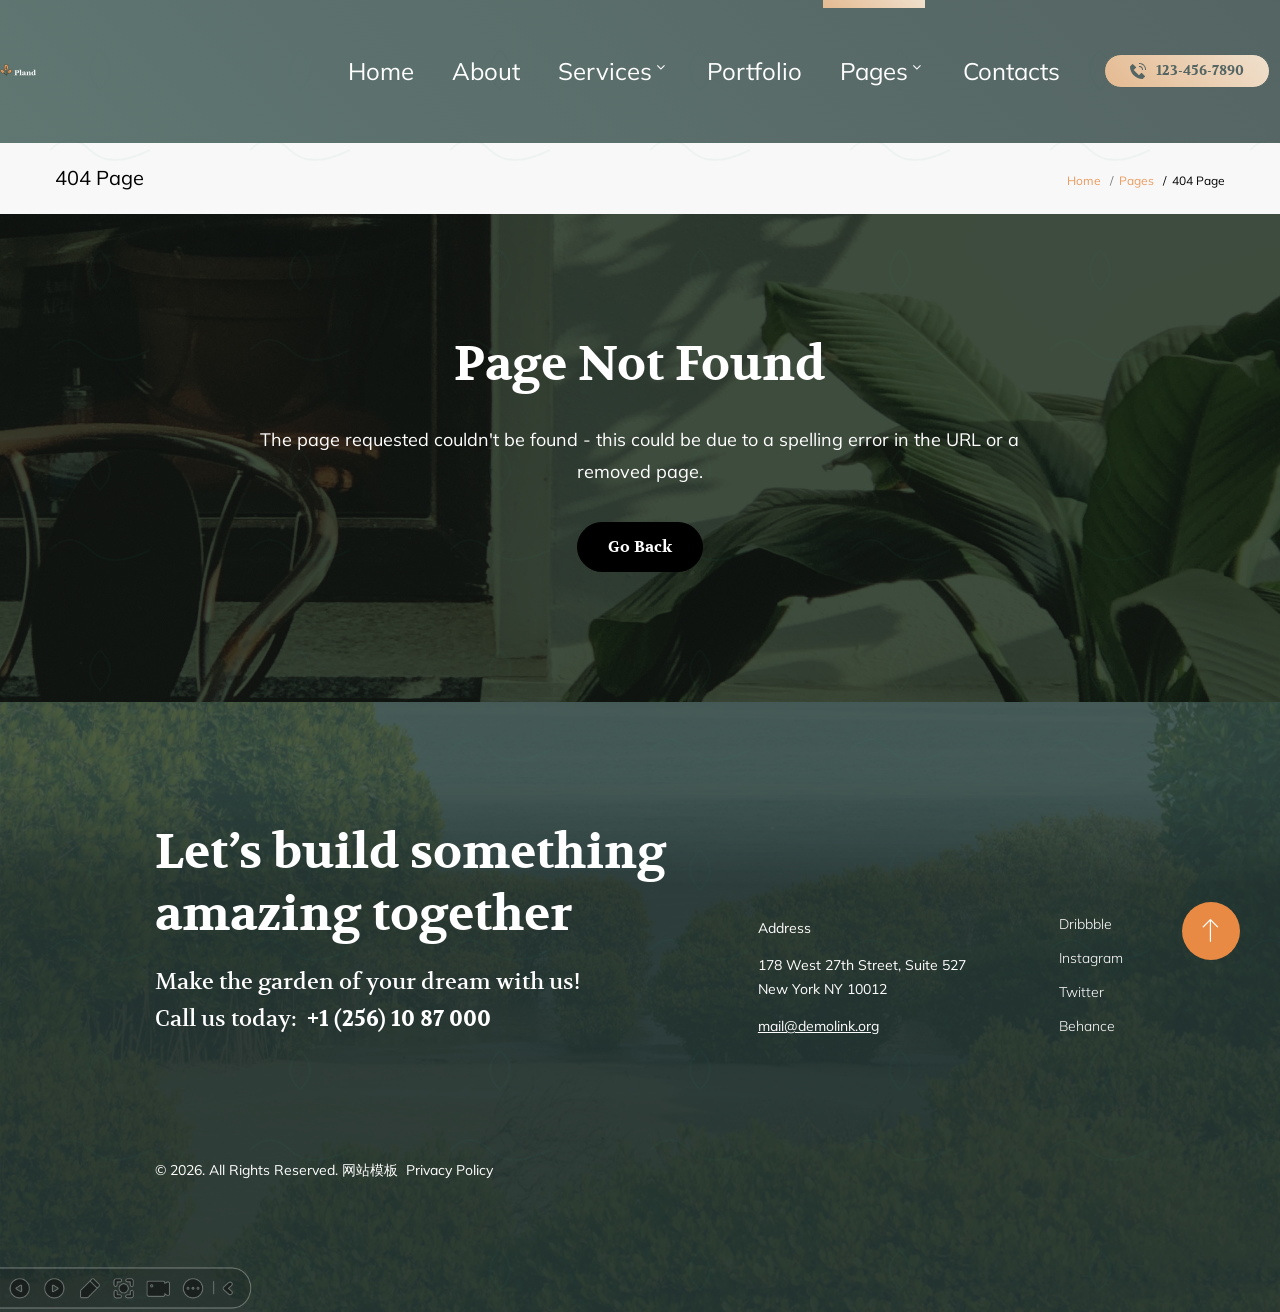
<file: 404-page.html>
<!DOCTYPE html>
<html class="wide wow-animation" lang="en">
  <head>
    <!-- Site Title-->
    <title>404 page</title>
    <meta name="format-detection" content="telephone=no">
    <meta name="viewport" content="width=device-width, height=device-height, initial-scale=1.0, maximum-scale=1.0, user-scalable=0">
    <meta http-equiv="X-UA-Compatible" content="IE=edge">
    <meta charset="utf-8">
    <link rel="icon" href="images/favicon.ico" type="image/x-icon">
    <!-- Stylesheets-->
    <link rel="stylesheet" type="text/css" href="https://fonts.googleapis.com/css2?family=Mulish:ital,wght@0,200;0,300;0,400;0,500;0,600;0,700;1,300;1,400&amp;family=Volkhov:wght@400;700&amp;display=swap">
    <link rel="stylesheet" href="css/bootstrap.css">
    <link rel="stylesheet" href="css/fonts.css">
    <link rel="stylesheet" href="css/style.css">
  </head>
  <body>
    <div id="page-loader">
      <div class="cssload-container">
        <div class="cssload-speeding-wheel"></div>
      </div>
    </div>
    <!-- Page-->
    <div class="page">
      <!-- Page header-->
      <header class="page-header">
        <!-- RD Navbar-->
        <div class="rd-navbar-wrap">
          <nav class="rd-navbar novi-bg novi-bg-img" data-layout="rd-navbar-fixed" data-sm-layout="rd-navbar-fixed" data-md-layout="rd-navbar-fixed" data-lg-layout="rd-navbar-fixed" data-xl-layout="rd-navbar-static" data-xxl-layout="rd-navbar-static" data-sm-device-layout="rd-navbar-fixed" data-md-device-layout="rd-navbar-fixed" data-lg-device-layout="rd-navbar-fixed" data-xl-device-layout="rd-navbar-static" data-xxl-device-layout="rd-navbar-static" data-stick-up-clone="false" data-sm-stick-up="true" data-md-stick-up="true" data-lg-stick-up="true" data-xl-stick-up="true" data-xxl-stick-up="true" data-lg-stick-up-offset="69px" data-xl-stick-up-offset="1px" data-xxl-stick-up-offset="1px">
            <div class="rd-navbar-inner">
              <!-- RD Navbar Panel-->
              <div class="rd-navbar-panel">
                <button class="rd-navbar-toggle" data-rd-navbar-toggle=".rd-navbar-nav-wrap"><span></span></button>
                <!-- RD Navbar Brand-->
                <div class="rd-navbar-brand">
                  <!-- Brand--><a class="brand" href="index.html"><img class="brand-logo-dark" src="images/logo-default-119x43.svg" alt="" width="119" height="43"/><img class="brand-logo-light" src="images/logo-inverse-119x43.svg" alt="" width="119" height="43"/></a>
                </div>
              </div>
              <!-- RD Navbar Nav-->
              <div class="rd-navbar-nav-wrap">
                <div class="rd-navbar-nav-wrap__element"><a class="button button-primary button-icon button-sm" href="tel:#">
                    <svg width="16" height="16" viewBox="0 0 16 16">
                      <path d="M9.5 0H9V1H9.5C10.2604 1 10.974 1.14583 11.6406 1.4375C12.3073 1.71875 12.8906 2.10938 13.3906 2.60938C13.8906 3.10938 14.2812 3.69271 14.5625 4.35938C14.8542 5.02604 15 5.73958 15 6.5V7H16V6.5C16 5.60417 15.8281 4.76042 15.4844 3.96875C15.151 3.17708 14.6875 2.48958 14.0938 1.90625C13.5104 1.3125 12.8229 0.848958 12.0312 0.515625C11.2396 0.171875 10.3958 0 9.5 0ZM13 7V6.5C13 6.02083 12.9062 5.56771 12.7188 5.14062C12.5417 4.71354 12.2917 4.34375 11.9688 4.03125C11.6562 3.70833 11.2865 3.45833 10.8594 3.28125C10.4323 3.09375 9.97917 3 9.5 3H9V4H9.5C10.1875 4 10.776 4.24479 11.2656 4.73438C11.7552 5.22396 12 5.8125 12 6.5V7H13ZM12.5938 16L14.8438 13.7344C14.9479 13.6406 15 13.526 15 13.3906C15 13.2448 14.9479 13.1198 14.8438 13.0156L11.8906 10.0625C11.7969 9.96875 11.6771 9.92188 11.5312 9.92188C11.3958 9.92188 11.2812 9.96875 11.1875 10.0625L8.92188 12.3281L3.67188 7.07812L5.9375 4.8125C6.03125 4.71875 6.07812 4.60417 6.07812 4.46875C6.07812 4.32292 6.03125 4.20312 5.9375 4.10938L2.98438 1.15625C2.88021 1.05208 2.75521 1 2.60938 1C2.47396 1 2.35938 1.05208 2.26562 1.15625L0 3.40625C0 5.14583 0.328125 6.78125 0.984375 8.3125C1.65104 9.84375 2.55208 11.1771 3.6875 12.3125C4.82292 13.4479 6.15625 14.3438 7.6875 15C9.21875 15.6667 10.8542 16 12.5938 16Z"></path>
                    </svg><span>123-456-7890</span></a></div>
                <ul class="rd-navbar-nav">
                  <li class="rd-nav-item"><a class="rd-nav-link" href="index.html">Home</a>
                  </li>
                  <li class="rd-nav-item"><a class="rd-nav-link" href="about.html">About</a>
                  </li>
                  <li class="rd-nav-item"><a class="rd-nav-link" href="services.html">Services</a>
                    <ul class="rd-menu rd-navbar-dropdown">
                      <li class="rd-dropdown-item"><a class="rd-dropdown-link" href="services.html">Services</a>
                      </li>
                      <li class="rd-dropdown-item"><a class="rd-dropdown-link" href="single-service.html">Single Service</a>
                      </li>
                    </ul>
                  </li>
                  <li class="rd-nav-item"><a class="rd-nav-link" href="portfolio.html">Portfolio</a>
                  </li>
                  <li class="rd-nav-item active"><a class="rd-nav-link" href="#">Pages</a>
                    <ul class="rd-menu rd-navbar-megamenu">
                      <li class="rd-megamenu-item">
                        <p class="rd-megamenu-header">Special Pages</p>
                        <ul class="rd-megamenu-list">
                          <li class="rd-megamenu-list-item"><a class="rd-megamenu-list-link" href="404-page.html">404 Page</a></li>
                          <li class="rd-megamenu-list-item"><a class="rd-megamenu-list-link" href="search-results.html">Search Results</a></li>
                          <li class="rd-megamenu-list-item"><a class="rd-megamenu-list-link" href="privacy-policy.html">Privacy Policy</a></li>
                          <li class="rd-megamenu-list-item"><a class="rd-megamenu-list-link" href="accordion.html">Accordion</a></li>
                        </ul>
                      </li>
                      <li class="rd-megamenu-item">
                        <p class="rd-megamenu-header">Elements</p>
                        <ul class="rd-megamenu-list">
                          <li class="rd-megamenu-list-item"><a class="rd-megamenu-list-link" href="buttons.html">Buttons</a></li>
                          <li class="rd-megamenu-list-item"><a class="rd-megamenu-list-link" href="typography.html">Typography</a></li>
                          <li class="rd-megamenu-list-item"><a class="rd-megamenu-list-link" href="tabs.html">Tabs</a></li>
                          <li class="rd-megamenu-list-item"><a class="rd-megamenu-list-link" href="contact-forms.html">Contact Forms</a></li>
                        </ul>
                      </li>
                    </ul>
                  </li>
                  <li class="rd-nav-item"><a class="rd-nav-link" href="contacts.html">Contacts</a>
                  </li>
                </ul>
              </div>
            </div>
          </nav>
        </div>
      </header>

      <!-- Breadcrumbs-->
      <section class="section novi-bg novi-bg-img breadcrumbs-custom">
        <div class="container">
          <div class="breadcrumbs-custom__inner">
            <p class="breadcrumbs-custom__title">404 Page</p>
            <ul class="breadcrumbs-custom__path">
              <li><a href="index.html">Home</a></li>
              <li><a href="#">Pages</a></li>
              <li class="active">404 Page</li>
            </ul>
          </div>
        </div>
      </section>

      <section class="section parallax-container text-center parallax-header context-dark" data-parallax-img="images/home-08-1920x800.jpg">
        <div class="parallax-content">
          <div class="parallax-header__inner">
            <div class="parallax-header__content">
              <div class="container">
                <div class="row row-fix justify-content-sm-center">
                  <div class="col-md-10 col-xl-8">
                    <h2>Page Not Found</h2>
                    <p>The page requested couldn't be found - this could be due to a spelling error in the URL or a removed page.</p><a class="button button-black" href="index.html">Go back</a>
                  </div>
                </div>
              </div>
            </div>
          </div>
        </div>
      </section>

      <!-- Page Footer-->
      <footer class="section footer bg-secondary">
        <div class="container">
          <div class="row row-50 align-items-end">
            <div class="col-lg-6 offset-xl-1">
              <h2>Let’s build something amazing together</h2>
              <h4 class="fw-normal">Make the garden of your dream with us!</h4>
              <h4 class="fw-normal">Call us today:&nbsp;&nbsp;<a class="fw-bold" href="tel:#">+1 (256) 10 87 000</a></h4>
            </div>
            <div class="col-lg-3 col-sm-6">
              <div class="small">Address</div>
              <div class="small"><a href="#">178 West 27th Street, Suite 527 <br> New York NY 10012</a></div>
              <div class="small"><a href="mailto:#">mail@demolink.org</a></div>
            </div>
            <div class="col-xl-2 col-lg-3 col-sm-6">
              <ul class="footer-link-list small">
                <li class="footer-link-item"><a class="footer-link fw-light" href="#">Dribbble</a></li>
                <li class="footer-link-item"><a class="footer-link fw-light" href="#">Instagram</a></li>
                <li class="footer-link-item"><a class="footer-link fw-light" href="#">Twitter</a></li>
                <li class="footer-link-item"><a class="footer-link fw-light" href="#">Behance</a></li>
              </ul>
            </div>
          </div>
          <div class="row">
            <div class="col-auto offset-xl-1">
              <p class="rights small"><span>&copy;&nbsp;</span><span class="copyright-year"></span><span>.&nbsp;</span><span>All Rights Reserved.</span><span>&nbsp;</span><a target="_blank" href="https://www.mobanwang.com/" title="网站模板">网站模板</a>&nbsp;&nbsp;<a href="privacy-policy.html">Privacy Policy</a></p>
            </div>
          </div>
        </div>
      </footer>
    </div>
    <!-- Global Mailform Output-->
    <div class="snackbars" id="form-output-global"></div>
    <!-- Javascript-->
    <script src="js/core.min.js"></script>
    <script src="js/script.js"></script>
  </body>
</html>
</file>
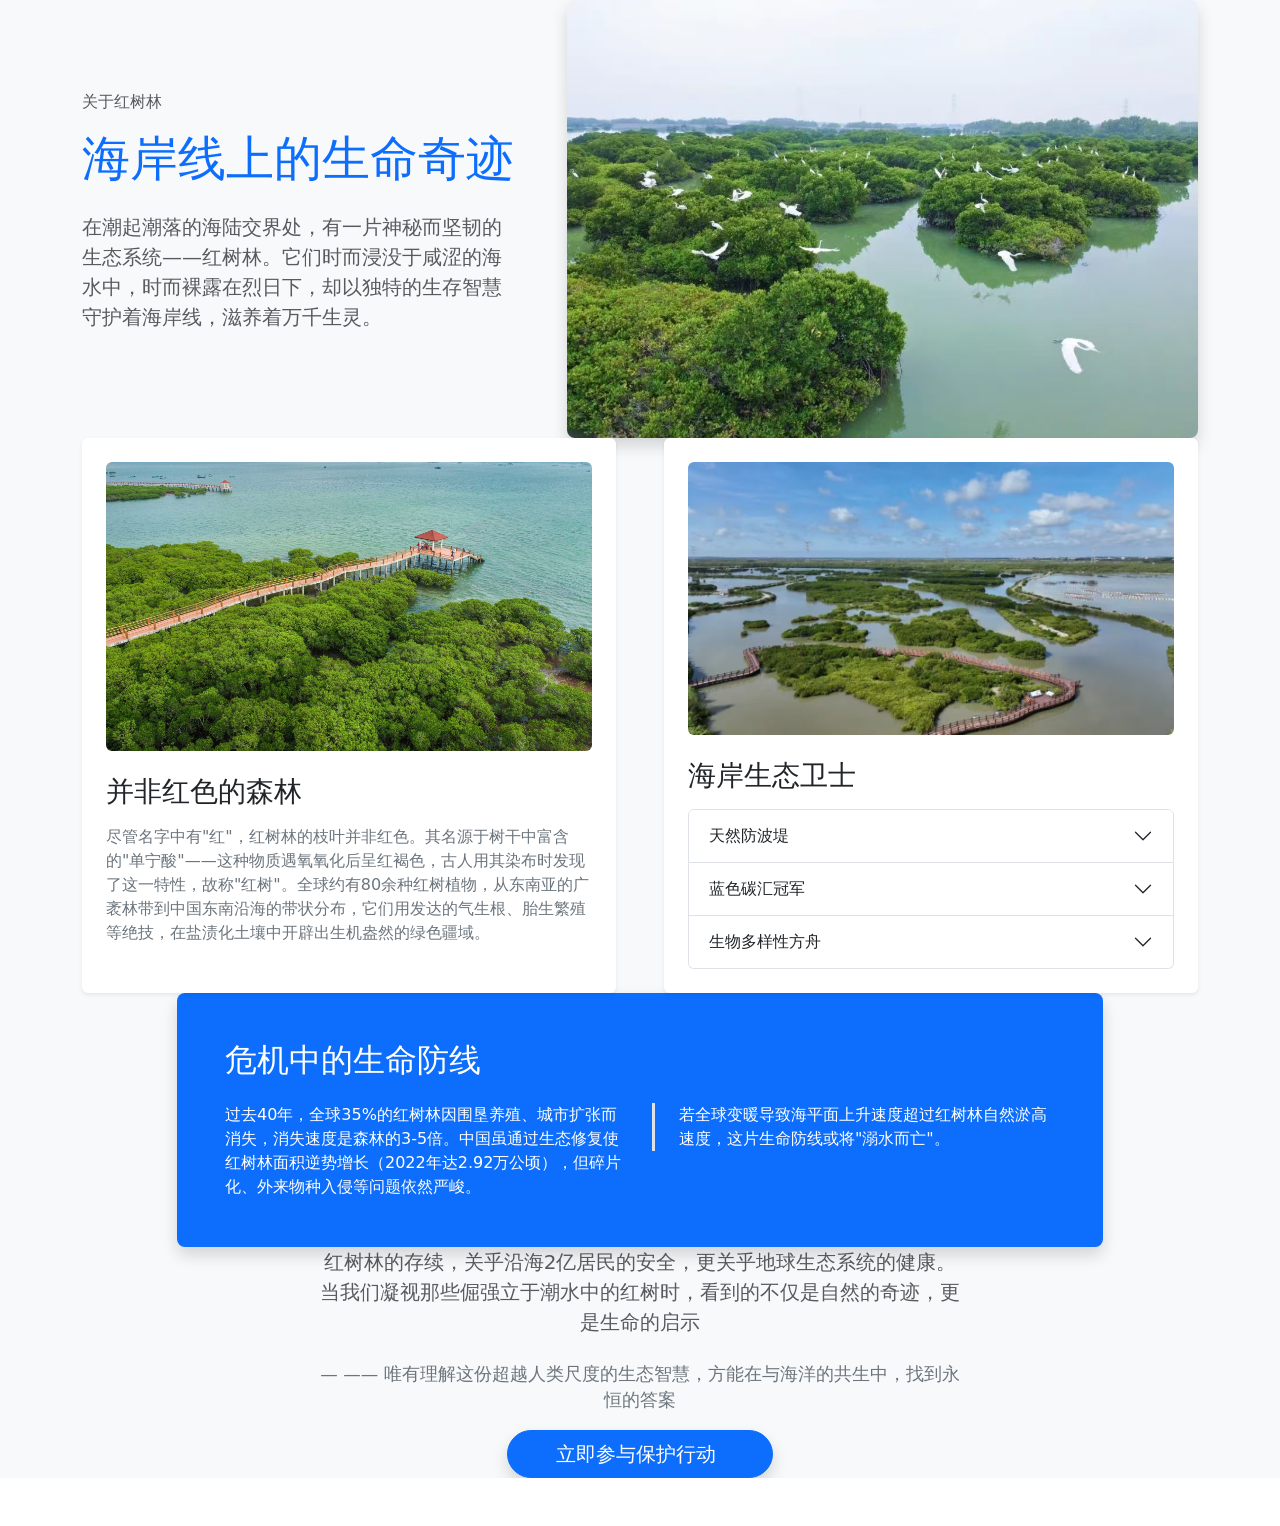
<file: 76766.html>
<!DOCTYPE html>
<html lang="zh-CN">
<head>
  <meta charset="UTF-8">
  <meta name="viewport" content="width=device-width, initial-scale=1.0">
  <title>红树林保护</title>
  <link href="css/bootstrap.min.css" rel="stylesheet">
  <style>
    .accordion-collapse {
      transition: height 0.35s ease !important;
    }
    .accordion-button:not(.collapsed) {
      box-shadow: inset 0 -1px 0 rgba(0,0,0,.125);
      background-color: #f8f9fa;
    }
    .accordion-button::after {
      transition: transform 0.3s ease-in-out;
    }
  </style>
</head>
<body>
<!-- Our projects-->
<section class="section bg-light py-6">
  <div class="container">
    
    <!-- 主标题区 -->
    <div class="row g-5 align-items-center mb-7">
      <div class="col-lg-5">
        <p class="text-uppercase text-muted mb-3">关于红树林</p>
        <h1 class="display-5 text-primary mb-4">海岸线上的生命奇迹</h1>
        <div class="lead text-muted line-height-lg">
          <p>在潮起潮落的海陆交界处，有一片神秘而坚韧的生态系统——红树林。它们时而浸没于咸涩的海水中，时而裸露在烈日下，却以独特的生存智慧守护着海岸线，滋养着万千生灵。</p>
        </div>
      </div>
      <div class="col-lg-7">
        <img src="images/011.jpg" alt="红树林航拍全景" class="img-fluid rounded-3 shadow" loading="lazy">
      </div>
    </div>

    <!-- 核心内容模块 -->
    <!-- 修复后的核心内容模块 -->
<div class="row g-5 mb-7">
<div class="col-md-6">
<div class="card h-100 border-0 bg-white shadow-sm p-4">
<img src="images/005.jpg" alt="红树林根系结构" class="card-img-top rounded-2 mb-4">
<div class="card-body p-0">
  <h3 class="h3 mb-3">并非红色的森林</h3>
  <p class="text-secondary">尽管名字中有"红"，红树林的枝叶并非红色。其名源于树干中富含的"单宁酸"——这种物质遇氧氧化后呈红褐色，古人用其染布时发现了这一特性，故称"红树"。全球约有80余种红树植物，从东南亚的广袤林带到中国东南沿海的带状分布，它们用发达的气生根、胎生繁殖等绝技，在盐渍化土壤中开辟出生机盎然的绿色疆域。</p>
</div>
</div>
</div>

<div class="col-md-6">
<div class="card h-100 border-0 bg-white shadow-sm p-4">
<img src="images/013.jpg" alt="红树林生态" class="card-img-top rounded-2 mb-4">
<div class="card-body p-0">
  <h3 class="h3 mb-3">海岸生态卫士</h3>
  <div class="accordion" id="ecoAccordion">
    <!-- 第一项 -->
    <div class="accordion-item">
      <h3 class="accordion-header">
        <button 
          class="accordion-button collapsed" 
          type="button"
          data-bs-toggle="collapse"
          data-bs-target="#waveBreaker"
          aria-expanded="false"
          aria-controls="waveBreaker">
          天然防波堤
        </button>
      </h3>
      <div 
        id="waveBreaker" 
        class="accordion-collapse collapse"
        data-bs-parent="#ecoAccordion">
        <div class="accordion-body">
          红树林的立体根系网络可削减70-90%的波浪能量...
        </div>
      </div>
    </div>

    <!-- 第二项 -->
    <div class="accordion-item">
      <h3 class="accordion-header">
        <button 
          class="accordion-button collapsed" 
          type="button"
          data-bs-toggle="collapse"
          data-bs-target="#carbonSink"
          aria-expanded="false"
          aria-controls="carbonSink">
          蓝色碳汇冠军
        </button>
      </h3>
      <div 
        id="carbonSink" 
        class="accordion-collapse collapse"
        data-bs-parent="#ecoAccordion">
        <div class="accordion-body">
          单位面积红树林的固碳能力是热带雨林的5-10倍...
        </div>
      </div>
    </div>

    <!-- 第三项 -->
    <div class="accordion-item">
      <h3 class="accordion-header">
        <button 
          class="accordion-button collapsed" 
          type="button"
          data-bs-toggle="collapse"
          data-bs-target="#biodiversity"
          aria-expanded="false"
          aria-controls="biodiversity">
          生物多样性方舟
        </button>
      </h3>
      <div 
        id="biodiversity" 
        class="accordion-collapse collapse"
        data-bs-parent="#ecoAccordion">
        <div class="accordion-body">
          弹涂鱼用胸鳍"行走"，招潮蟹挥动不对称的螯足...
        </div>
      </div>
    </div>
  </div>
</div> <!-- 结束card-body -->
</div> <!-- 结束card -->
</div> <!-- 结束col-md-6 -->
</div> <!-- 结束row -->

    <!-- 数据警示模块 -->
    <div class="row mb-7">
      <div class="col-lg-10 mx-auto">
        <div class="bg-primary text-white rounded-3 p-5 shadow">
          <h3 class="h2 mb-4">危机中的生命防线</h3>
          <div class="row g-4">
            <div class="col-md-6">
              <p class="mb-0">过去40年，全球35%的红树林因围垦养殖、城市扩张而消失，消失速度是森林的3-5倍。中国虽通过生态修复使红树林面积逆势增长（2022年达2.92万公顷），但碎片化、外来物种入侵等问题依然严峻。</p>
            </div>
            <div class="col-md-6">
              <div class="border-start border-3 ps-4">
                <p class="mb-0">若全球变暖导致海平面上升速度超过红树林自然淤高速度，这片生命防线或将"溺水而亡"。</p>
              </div>
            </div>
          </div>
        </div>
      </div>
    </div>

    <!-- 宣言式结语 -->
    <div class="row mb-7">
      <div class="col-lg-8 mx-auto text-center">
        <blockquote class="blockquote fs-5 text-muted px-lg-5">
          <p class="mb-4">红树林的存续，关乎沿海2亿居民的安全，更关乎地球生态系统的健康。当我们凝视那些倔强立于潮水中的红树时，看到的不仅是自然的奇迹，更是生命的启示</p>
          <footer class="blockquote-footer mt-3">—— 唯有理解这份超越人类尺度的生态智慧，方能在与海洋的共生中，找到永恒的答案</footer>
        </blockquote>
      </div>
    </div>

    <!-- CTA按钮 -->
    <div class="text-center">
      <a href="portfolio.html" class="btn btn-primary btn-lg px-5 rounded-pill shadow">
        立即参与保护行动
        <i class="bi bi-arrow-right ms-2"></i>
      </a>
    </div>

  </div>
</section>

<script src="js/bootstrap.bundle.min.js"></script>
</body>
</html>
</file>
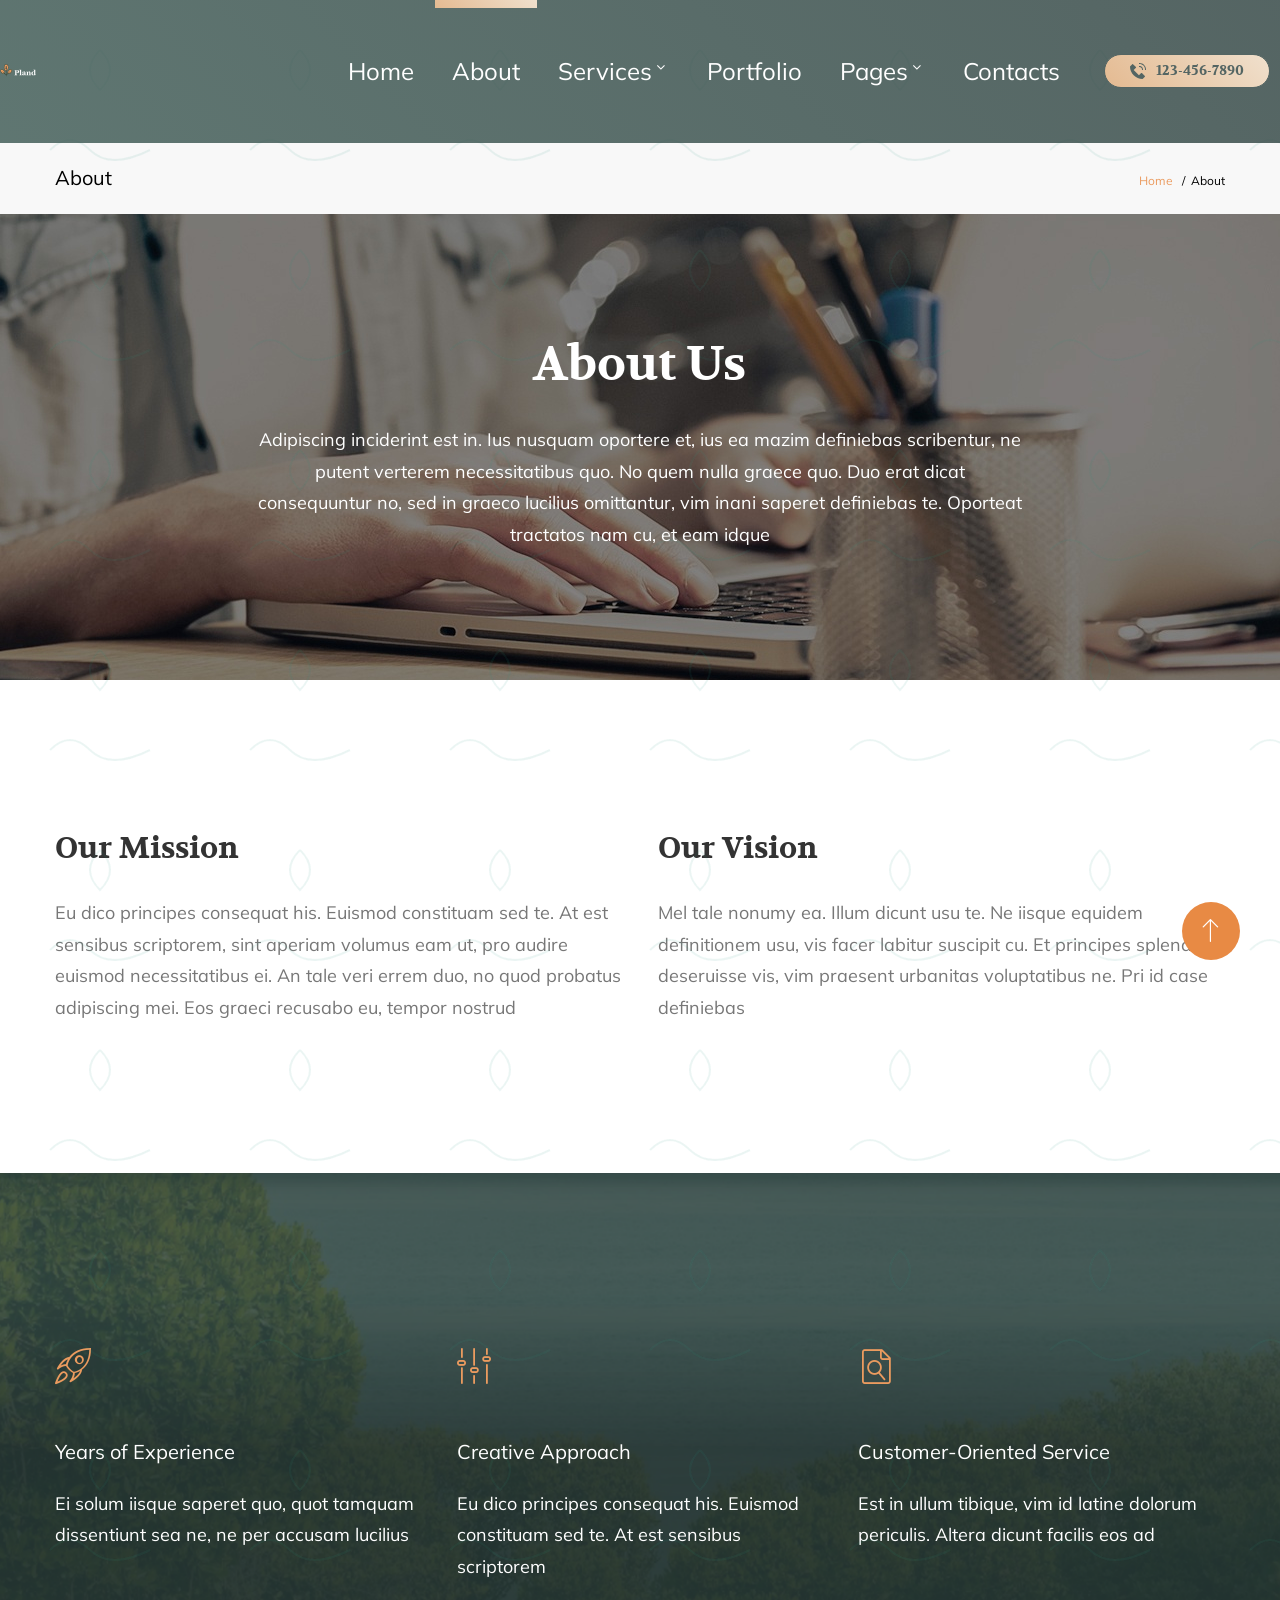
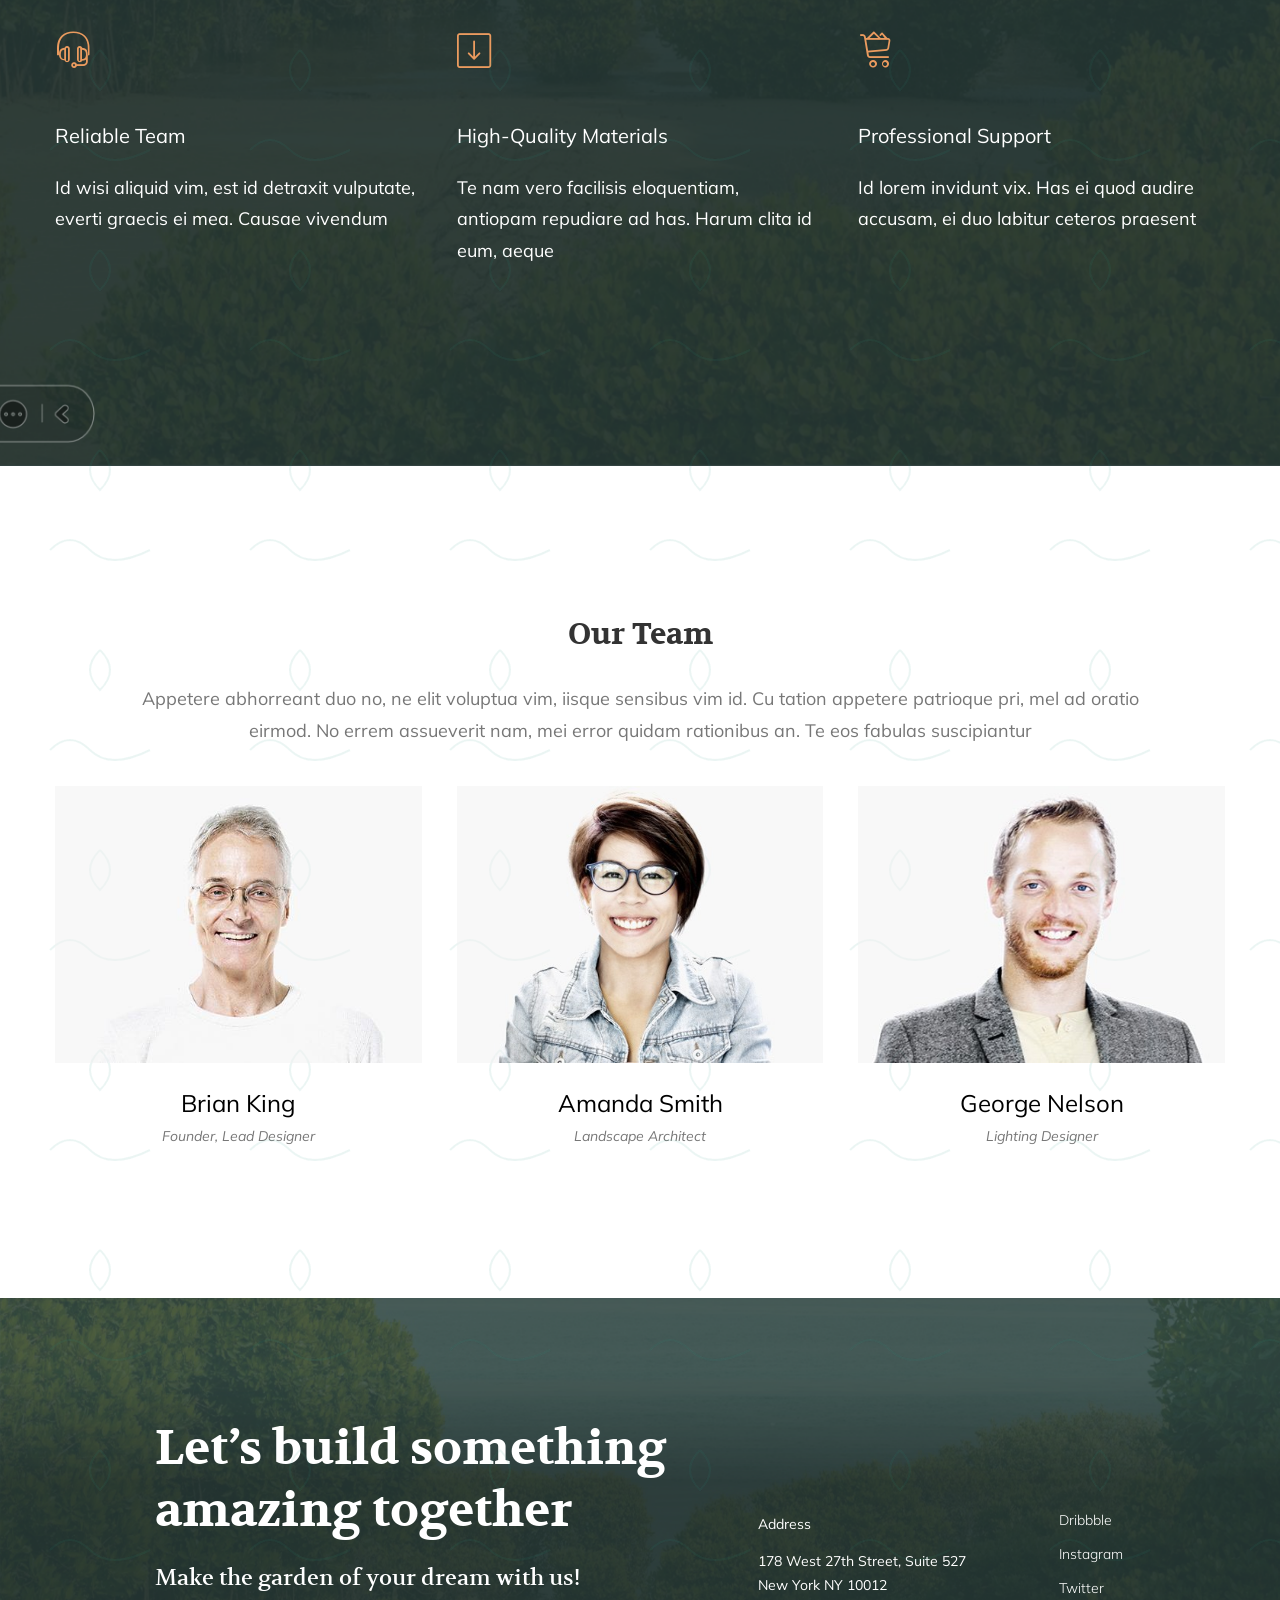
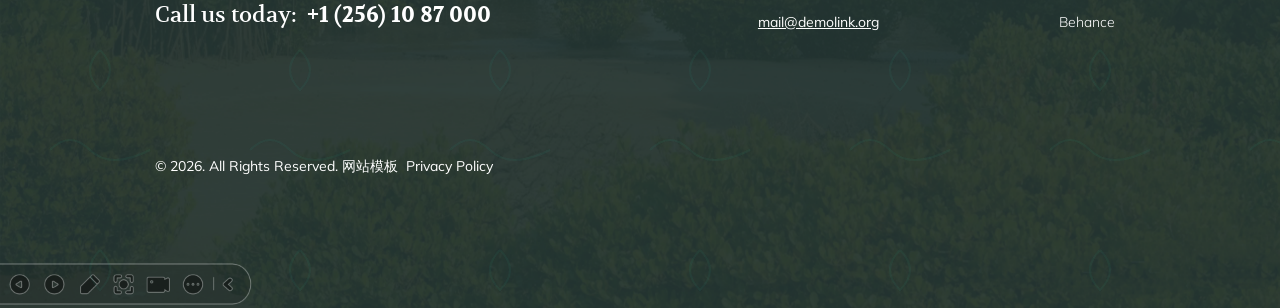
<file: about.html>
<!DOCTYPE html>
<html class="wide wow-animation" lang="en">
  <head>
    <!-- Site Title-->
    <title>About</title>
    <meta name="format-detection" content="telephone=no">
    <meta name="viewport" content="width=device-width, height=device-height, initial-scale=1.0, maximum-scale=1.0, user-scalable=0">
    <meta http-equiv="X-UA-Compatible" content="IE=edge">
    <meta charset="utf-8">
    <link rel="icon" href="images/favicon.ico" type="image/x-icon">
    <!-- Stylesheets-->
    <link rel="stylesheet" type="text/css" href="https://fonts.googleapis.com/css2?family=Mulish:ital,wght@0,200;0,300;0,400;0,500;0,600;0,700;1,300;1,400&amp;family=Volkhov:wght@400;700&amp;display=swap">
    <link rel="stylesheet" href="css/bootstrap.css">
    <link rel="stylesheet" href="css/fonts.css">
    <link rel="stylesheet" href="css/style.css">
  </head>
  <body>
    <div id="page-loader">
      <div class="cssload-container">
        <div class="cssload-speeding-wheel"></div>
      </div>
    </div>
    <!-- Page-->
    <div class="page">
      <!-- Page header-->
      <header class="page-header">
        <!-- RD Navbar-->
        <div class="rd-navbar-wrap">
          <nav class="rd-navbar novi-bg novi-bg-img" data-layout="rd-navbar-fixed" data-sm-layout="rd-navbar-fixed" data-md-layout="rd-navbar-fixed" data-lg-layout="rd-navbar-fixed" data-xl-layout="rd-navbar-static" data-xxl-layout="rd-navbar-static" data-sm-device-layout="rd-navbar-fixed" data-md-device-layout="rd-navbar-fixed" data-lg-device-layout="rd-navbar-fixed" data-xl-device-layout="rd-navbar-static" data-xxl-device-layout="rd-navbar-static" data-stick-up-clone="false" data-sm-stick-up="true" data-md-stick-up="true" data-lg-stick-up="true" data-xl-stick-up="true" data-xxl-stick-up="true" data-lg-stick-up-offset="69px" data-xl-stick-up-offset="1px" data-xxl-stick-up-offset="1px">
            <div class="rd-navbar-inner">
              <!-- RD Navbar Panel-->
              <div class="rd-navbar-panel">
                <button class="rd-navbar-toggle" data-rd-navbar-toggle=".rd-navbar-nav-wrap"><span></span></button>
                <!-- RD Navbar Brand-->
                <div class="rd-navbar-brand">
                  <!-- Brand--><a class="brand" href="index.html"><img class="brand-logo-dark" src="images/logo-default-119x43.svg" alt="" width="119" height="43"/><img class="brand-logo-light" src="images/logo-inverse-119x43.svg" alt="" width="119" height="43"/></a>
                </div>
              </div>
              <!-- RD Navbar Nav-->
              <div class="rd-navbar-nav-wrap">
                <div class="rd-navbar-nav-wrap__element"><a class="button button-primary button-icon button-sm" href="tel:#">
                    <svg width="16" height="16" viewBox="0 0 16 16">
                      <path d="M9.5 0H9V1H9.5C10.2604 1 10.974 1.14583 11.6406 1.4375C12.3073 1.71875 12.8906 2.10938 13.3906 2.60938C13.8906 3.10938 14.2812 3.69271 14.5625 4.35938C14.8542 5.02604 15 5.73958 15 6.5V7H16V6.5C16 5.60417 15.8281 4.76042 15.4844 3.96875C15.151 3.17708 14.6875 2.48958 14.0938 1.90625C13.5104 1.3125 12.8229 0.848958 12.0312 0.515625C11.2396 0.171875 10.3958 0 9.5 0ZM13 7V6.5C13 6.02083 12.9062 5.56771 12.7188 5.14062C12.5417 4.71354 12.2917 4.34375 11.9688 4.03125C11.6562 3.70833 11.2865 3.45833 10.8594 3.28125C10.4323 3.09375 9.97917 3 9.5 3H9V4H9.5C10.1875 4 10.776 4.24479 11.2656 4.73438C11.7552 5.22396 12 5.8125 12 6.5V7H13ZM12.5938 16L14.8438 13.7344C14.9479 13.6406 15 13.526 15 13.3906C15 13.2448 14.9479 13.1198 14.8438 13.0156L11.8906 10.0625C11.7969 9.96875 11.6771 9.92188 11.5312 9.92188C11.3958 9.92188 11.2812 9.96875 11.1875 10.0625L8.92188 12.3281L3.67188 7.07812L5.9375 4.8125C6.03125 4.71875 6.07812 4.60417 6.07812 4.46875C6.07812 4.32292 6.03125 4.20312 5.9375 4.10938L2.98438 1.15625C2.88021 1.05208 2.75521 1 2.60938 1C2.47396 1 2.35938 1.05208 2.26562 1.15625L0 3.40625C0 5.14583 0.328125 6.78125 0.984375 8.3125C1.65104 9.84375 2.55208 11.1771 3.6875 12.3125C4.82292 13.4479 6.15625 14.3438 7.6875 15C9.21875 15.6667 10.8542 16 12.5938 16Z"></path>
                    </svg><span>123-456-7890</span></a></div>
                <ul class="rd-navbar-nav">
                  <li class="rd-nav-item"><a class="rd-nav-link" href="index.html">Home</a>
                  </li>
                  <li class="rd-nav-item active"><a class="rd-nav-link" href="about.html">About</a>
                  </li>
                  <li class="rd-nav-item"><a class="rd-nav-link" href="services.html">Services</a>
                    <ul class="rd-menu rd-navbar-dropdown">
                      <li class="rd-dropdown-item"><a class="rd-dropdown-link" href="services.html">Services</a>
                      </li>
                      <li class="rd-dropdown-item"><a class="rd-dropdown-link" href="single-service.html">Single Service</a>
                      </li>
                    </ul>
                  </li>
                  <li class="rd-nav-item"><a class="rd-nav-link" href="portfolio.html">Portfolio</a>
                  </li>
                  <li class="rd-nav-item"><a class="rd-nav-link" href="#">Pages</a>
                    <ul class="rd-menu rd-navbar-megamenu">
                      <li class="rd-megamenu-item">
                        <p class="rd-megamenu-header">Special Pages</p>
                        <ul class="rd-megamenu-list">
                          <li class="rd-megamenu-list-item"><a class="rd-megamenu-list-link" href="404-page.html">404 Page</a></li>
                          <li class="rd-megamenu-list-item"><a class="rd-megamenu-list-link" href="search-results.html">Search Results</a></li>
                          <li class="rd-megamenu-list-item"><a class="rd-megamenu-list-link" href="privacy-policy.html">Privacy Policy</a></li>
                          <li class="rd-megamenu-list-item"><a class="rd-megamenu-list-link" href="accordion.html">Accordion</a></li>
                        </ul>
                      </li>
                      <li class="rd-megamenu-item">
                        <p class="rd-megamenu-header">Elements</p>
                        <ul class="rd-megamenu-list">
                          <li class="rd-megamenu-list-item"><a class="rd-megamenu-list-link" href="buttons.html">Buttons</a></li>
                          <li class="rd-megamenu-list-item"><a class="rd-megamenu-list-link" href="typography.html">Typography</a></li>
                          <li class="rd-megamenu-list-item"><a class="rd-megamenu-list-link" href="tabs.html">Tabs</a></li>
                          <li class="rd-megamenu-list-item"><a class="rd-megamenu-list-link" href="contact-forms.html">Contact Forms</a></li>
                        </ul>
                      </li>
                    </ul>
                  </li>
                  <li class="rd-nav-item"><a class="rd-nav-link" href="contacts.html">Contacts</a>
                  </li>
                </ul>
              </div>
            </div>
          </nav>
        </div>
      </header>

      <!-- Breadcrumbs-->
      <section class="section novi-bg novi-bg-img breadcrumbs-custom">
        <div class="container">
          <div class="breadcrumbs-custom__inner">
            <p class="breadcrumbs-custom__title">About</p>
            <ul class="breadcrumbs-custom__path">
              <li><a href="index.html">Home</a></li>
              <li class="active">About</li>
            </ul>
          </div>
        </div>
      </section>

      <section class="section parallax-container text-center parallax-header context-dark" data-parallax-img="images/parallax-03.jpg">
        <div class="parallax-content">
          <div class="parallax-header__inner">
            <div class="parallax-header__content">
              <div class="container">
                <div class="row row-fix justify-content-sm-center">
                  <div class="col-md-10 col-xl-8">
                    <h2>About Us</h2>
                    <p>Adipiscing inciderint est in. Ius nusquam oportere et, ius ea mazim definiebas scribentur, ne putent verterem necessitatibus quo. No quem nulla graece quo. Duo erat dicat consequuntur no, sed in graeco lucilius omittantur, vim inani saperet definiebas te. Oporteat tractatos nam cu, et eam idque</p>
                  </div>
                </div>
              </div>
            </div>
          </div>
        </div>
      </section>
      <section class="section novi-bg novi-bg-img section-lg bg-default">
        <div class="container">
          <div class="row row-50">
            <div class="col-md-6">
              <h3>Our Mission</h3>
              <p>Eu dico principes consequat his. Euismod constituam sed te. At est sensibus scriptorem, sint aperiam volumus eam ut, pro audire euismod necessitatibus ei. An tale veri errem duo, no quod probatus adipiscing mei. Eos graeci recusabo eu, tempor nostrud</p>
            </div>
            <div class="col-md-6">
              <h3>Our Vision</h3>
              <p>Mel tale nonumy ea. Illum dicunt usu te. Ne iisque equidem definitionem usu, vis facer labitur suscipit cu. Et principes splendide deseruisse vis, vim praesent urbanitas voluptatibus ne. Pri id case definiebas</p>
            </div>
          </div>
        </div>
      </section>
      <section class="section novi-bg novi-bg-img section-xl bg-secondary">
        <div class="container">
          <div class="row row-50 row-lg-90">
            <div class="col-md-6 col-lg-4">
              <!-- Blurb minimal-->
              <article class="blurb blurb-minimal">
                <div class="blurb-minimal__icon"><span class="icon novi-icon linear-icon-rocket"></span></div>
                <p class="blurb__title">Years of Experience</p>
                <p>Ei solum iisque saperet quo, quot tamquam dissentiunt sea ne, ne per accusam lucilius</p>
              </article>
            </div>
            <div class="col-md-6 col-lg-4">
              <!-- Blurb minimal-->
              <article class="blurb blurb-minimal">
                <div class="blurb-minimal__icon"><span class="icon novi-icon linear-icon-equalizer"></span></div>
                <p class="blurb__title">Creative Approach</p>
                <p>Eu dico principes consequat his. Euismod constituam sed te. At est sensibus scriptorem</p>
              </article>
            </div>
            <div class="col-md-6 col-lg-4">
              <!-- Blurb minimal-->
              <article class="blurb blurb-minimal">
                <div class="blurb-minimal__icon"><span class="icon novi-icon linear-icon-file-search"></span></div>
                <p class="blurb__title">Customer-Oriented Service</p>
                <p>Est in ullum tibique, vim id latine dolorum periculis. Altera dicunt facilis eos ad</p>
              </article>
            </div>
            <div class="col-md-6 col-lg-4">
              <!-- Blurb minimal-->
              <article class="blurb blurb-minimal">
                <div class="blurb-minimal__icon"><span class="icon novi-icon linear-icon-headset"></span></div>
                <p class="blurb__title">Reliable Team</p>
                <p>Id wisi aliquid vim, est id detraxit vulputate, everti graecis ei mea. Causae vivendum</p>
              </article>
            </div>
            <div class="col-md-6 col-lg-4">
              <!-- Blurb minimal-->
              <article class="blurb blurb-minimal">
                <div class="blurb-minimal__icon"><span class="icon novi-icon linear-icon-arrow-down-square"></span></div>
                <p class="blurb__title">High-Quality Materials</p>
                <p>Te nam vero facilisis eloquentiam, antiopam repudiare ad has. Harum clita id eum, aeque</p>
              </article>
            </div>
            <div class="col-md-6 col-lg-4">
              <!-- Blurb minimal-->
              <article class="blurb blurb-minimal">
                <div class="blurb-minimal__icon"><span class="icon novi-icon linear-icon-cart-full"></span></div>
                <p class="blurb__title">Professional Support</p>
                <p>Id lorem invidunt vix. Has ei quod audire accusam, ei duo labitur ceteros praesent</p>
              </article>
            </div>
          </div>
        </div>
      </section>

      <section class="section novi-bg novi-bg-img section-lg bg-default text-center">
        <div class="container">
          <h3>Our Team</h3>
          <p>Appetere abhorreant duo no, ne elit voluptua vim, iisque sensibus vim id. Cu tation appetere patrioque pri, mel ad oratio<br class="d-none d-xl-block"> eirmod. No errem assueverit nam, mei error quidam rationibus an. Te eos fabulas suscipiantur</p>
          <div class="row row-30 justify-content-sm-center">
            <div class="col-md-6 col-lg-4">
              <!-- Thumb corporate-->
              <div class="thumb thumb-corporate">
                <div class="thumb-corporate__main"><img src="images/brian-king-480x362.jpg" alt="" width="480" height="362"/>
                  <div class="thumb-corporate__overlay">
                    <ul class="list-inline-sm thumb-corporate__list">
                      <li><a class="icon-sm fa-facebook icon novi-icon" href="#"></a></li>
                      <li><a class="icon-sm fa-twitter icon novi-icon" href="#"></a></li>
                      <li><a class="icon-sm fa-google-plus icon novi-icon" href="#"></a></li>
                      <li><a class="icon-sm fa-vimeo icon novi-icon" href="#"></a></li>
                      <li><a class="icon-sm fa-youtube icon novi-icon" href="#"></a></li>
                      <li><a class="icon-sm fa-pinterest-p icon novi-icon" href="#"></a></li>
                    </ul>
                  </div>
                </div>
                <div class="thumb-corporate__caption">
                  <p class="thumb__title"><a href="#">Brian King</a></p>
                  <p class="thumb__subtitle">Founder, Lead Designer</p>
                </div>
              </div>
            </div>
            <div class="col-md-6 col-lg-4">
              <!-- Thumb corporate-->
              <div class="thumb thumb-corporate">
                <div class="thumb-corporate__main"><img src="images/amanda-smith-480x362.jpg" alt="" width="480" height="362"/>
                  <div class="thumb-corporate__overlay">
                    <ul class="list-inline-sm thumb-corporate__list">
                      <li><a class="icon-sm fa-facebook icon novi-icon" href="#"></a></li>
                      <li><a class="icon-sm fa-twitter icon novi-icon" href="#"></a></li>
                      <li><a class="icon-sm fa-google-plus icon novi-icon" href="#"></a></li>
                      <li><a class="icon-sm fa-vimeo icon novi-icon" href="#"></a></li>
                      <li><a class="icon-sm fa-youtube icon novi-icon" href="#"></a></li>
                      <li><a class="icon-sm fa-pinterest-p icon novi-icon" href="#"></a></li>
                    </ul>
                  </div>
                </div>
                <div class="thumb-corporate__caption">
                  <p class="thumb__title"><a href="#">Amanda Smith</a></p>
                  <p class="thumb__subtitle">Landscape Architect</p>
                </div>
              </div>
            </div>
            <div class="col-md-6 col-lg-4">
              <!-- Thumb corporate-->
              <div class="thumb thumb-corporate">
                <div class="thumb-corporate__main"><img src="images/george-nelson-418x315.jpg" alt="" width="418" height="315"/>
                  <div class="thumb-corporate__overlay">
                    <ul class="list-inline-sm thumb-corporate__list">
                      <li><a class="icon-sm fa-facebook icon novi-icon" href="#"></a></li>
                      <li><a class="icon-sm fa-twitter icon novi-icon" href="#"></a></li>
                      <li><a class="icon-sm fa-google-plus icon novi-icon" href="#"></a></li>
                      <li><a class="icon-sm fa-vimeo icon novi-icon" href="#"></a></li>
                      <li><a class="icon-sm fa-youtube icon novi-icon" href="#"></a></li>
                      <li><a class="icon-sm fa-pinterest-p icon novi-icon" href="#"></a></li>
                    </ul>
                  </div>
                </div>
                <div class="thumb-corporate__caption">
                  <p class="thumb__title"><a href="#">George Nelson</a></p>
                  <p class="thumb__subtitle">Lighting Designer</p>
                </div>
              </div>
            </div>
          </div>
        </div>
      </section>

      <!-- Page Footer-->
      <footer class="section footer bg-secondary">
        <div class="container">
          <div class="row row-50 align-items-end">
            <div class="col-lg-6 offset-xl-1">
              <h2>Let’s build something amazing together</h2>
              <h4 class="fw-normal">Make the garden of your dream with us!</h4>
              <h4 class="fw-normal">Call us today:&nbsp;&nbsp;<a class="fw-bold" href="tel:#">+1 (256) 10 87 000</a></h4>
            </div>
            <div class="col-lg-3 col-sm-6">
              <div class="small">Address</div>
              <div class="small"><a href="#">178 West 27th Street, Suite 527 <br> New York NY 10012</a></div>
              <div class="small"><a href="mailto:#">mail@demolink.org</a></div>
            </div>
            <div class="col-xl-2 col-lg-3 col-sm-6">
              <ul class="footer-link-list small">
                <li class="footer-link-item"><a class="footer-link fw-light" href="#">Dribbble</a></li>
                <li class="footer-link-item"><a class="footer-link fw-light" href="#">Instagram</a></li>
                <li class="footer-link-item"><a class="footer-link fw-light" href="#">Twitter</a></li>
                <li class="footer-link-item"><a class="footer-link fw-light" href="#">Behance</a></li>
              </ul>
            </div>
          </div>
          <div class="row">
            <div class="col-auto offset-xl-1">
              <p class="rights small"><span>&copy;&nbsp;</span><span class="copyright-year"></span><span>.&nbsp;</span><span>All Rights Reserved.</span><span>&nbsp;</span><a target="_blank" href="https://www.mobanwang.com/" title="网站模板">网站模板</a>&nbsp;&nbsp;<a href="privacy-policy.html">Privacy Policy</a></p>
            </div>
          </div>
        </div>
      </footer>
    </div>
    <!-- Global Mailform Output-->
    <div class="snackbars" id="form-output-global"></div>
    <!-- Javascript-->
    <script src="js/core.min.js"></script>
    <script src="js/script.js"></script>
  </body>
</html>
</file>
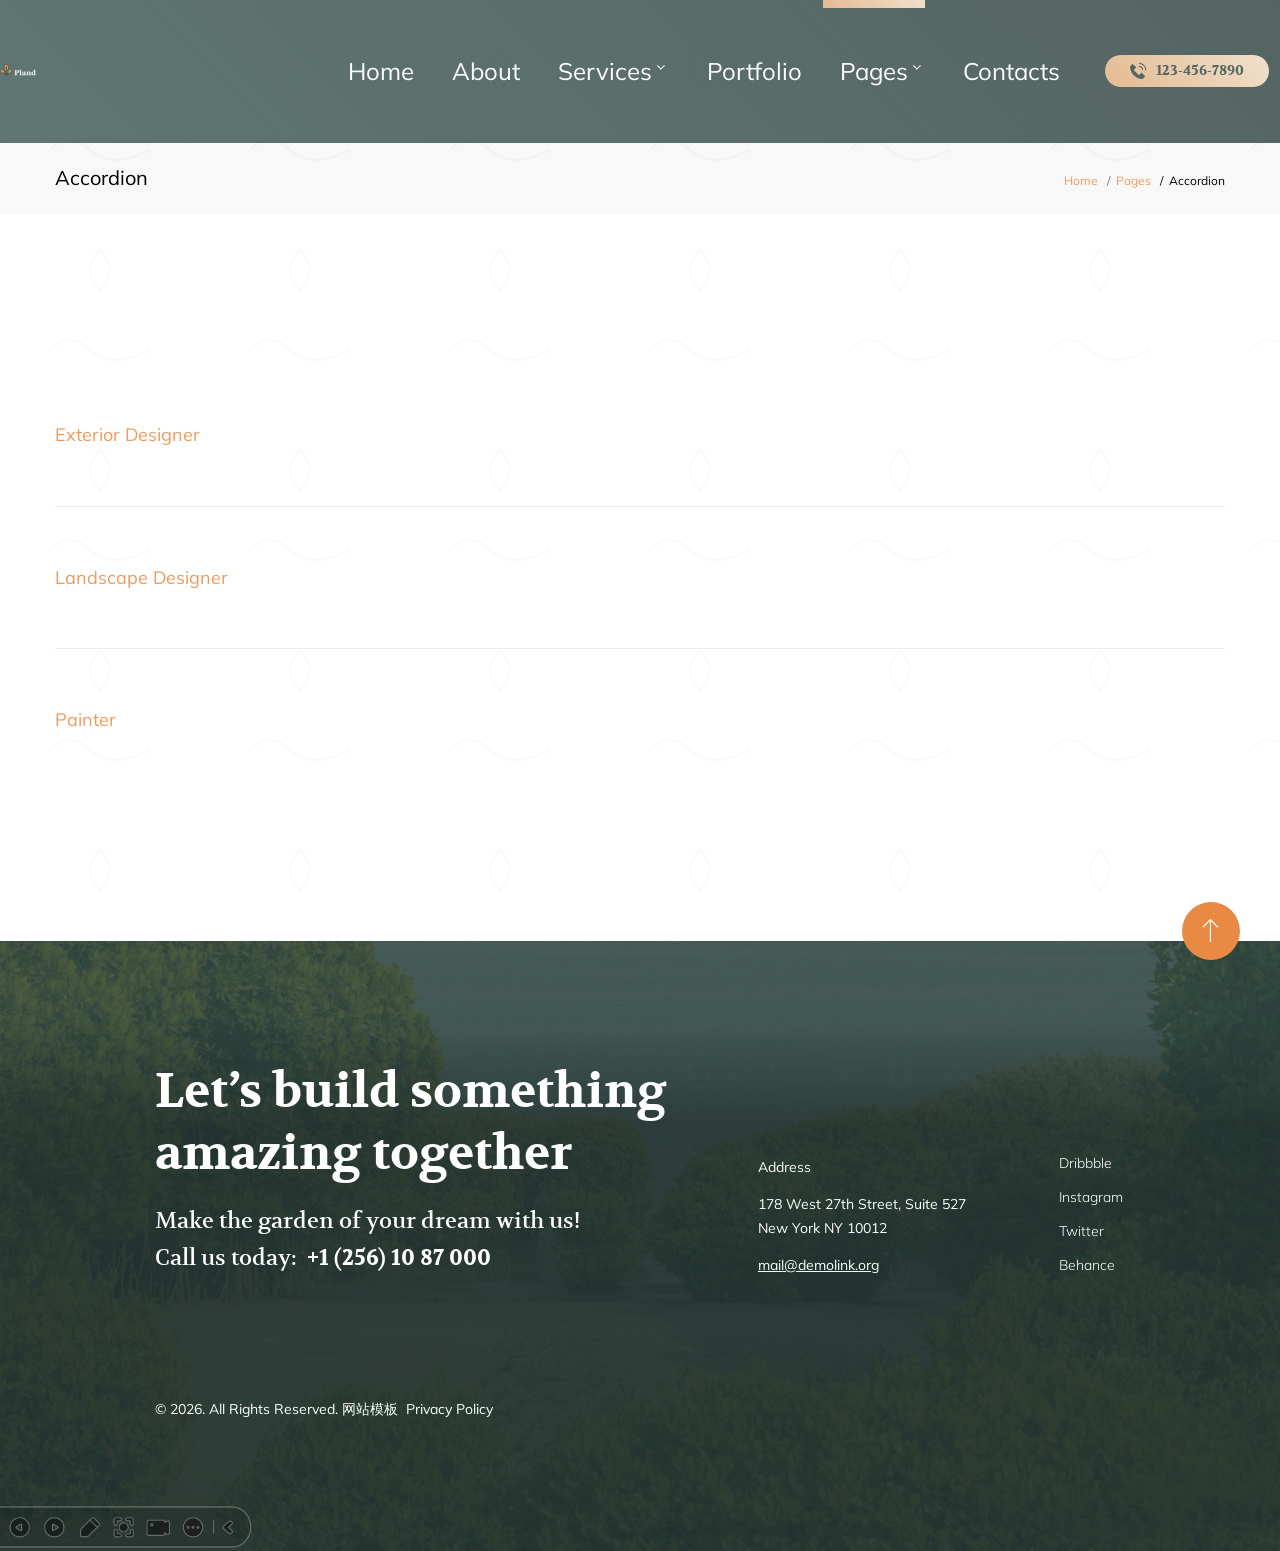
<file: accordion.html>
<!DOCTYPE html>
<html class="wide wow-animation" lang="en">
  <head>
    <!-- Site Title-->
    <title>Accordion</title>
    <meta name="format-detection" content="telephone=no">
    <meta name="viewport" content="width=device-width, height=device-height, initial-scale=1.0, maximum-scale=1.0, user-scalable=0">
    <meta http-equiv="X-UA-Compatible" content="IE=edge">
    <meta charset="utf-8">
    <link rel="icon" href="images/favicon.ico" type="image/x-icon">
    <!-- Stylesheets-->
    <link rel="stylesheet" type="text/css" href="https://fonts.googleapis.com/css2?family=Mulish:ital,wght@0,200;0,300;0,400;0,500;0,600;0,700;1,300;1,400&amp;family=Volkhov:wght@400;700&amp;display=swap">
    <link rel="stylesheet" href="css/bootstrap.css">
    <link rel="stylesheet" href="css/fonts.css">
    <link rel="stylesheet" href="css/style.css">
  </head>
  <body>
    <div id="page-loader">
      <div class="cssload-container">
        <div class="cssload-speeding-wheel"></div>
      </div>
    </div>
    <!-- Page-->
    <div class="page">
      <!-- Page header-->
      <header class="page-header">
        <!-- RD Navbar-->
        <div class="rd-navbar-wrap">
          <nav class="rd-navbar novi-bg novi-bg-img" data-layout="rd-navbar-fixed" data-sm-layout="rd-navbar-fixed" data-md-layout="rd-navbar-fixed" data-lg-layout="rd-navbar-fixed" data-xl-layout="rd-navbar-static" data-xxl-layout="rd-navbar-static" data-sm-device-layout="rd-navbar-fixed" data-md-device-layout="rd-navbar-fixed" data-lg-device-layout="rd-navbar-fixed" data-xl-device-layout="rd-navbar-static" data-xxl-device-layout="rd-navbar-static" data-stick-up-clone="false" data-sm-stick-up="true" data-md-stick-up="true" data-lg-stick-up="true" data-xl-stick-up="true" data-xxl-stick-up="true" data-lg-stick-up-offset="69px" data-xl-stick-up-offset="1px" data-xxl-stick-up-offset="1px">
            <div class="rd-navbar-inner">
              <!-- RD Navbar Panel-->
              <div class="rd-navbar-panel">
                <button class="rd-navbar-toggle" data-rd-navbar-toggle=".rd-navbar-nav-wrap"><span></span></button>
                <!-- RD Navbar Brand-->
                <div class="rd-navbar-brand">
                  <!-- Brand--><a class="brand" href="index.html"><img class="brand-logo-dark" src="images/logo-default-119x43.svg" alt="" width="119" height="43"/><img class="brand-logo-light" src="images/logo-inverse-119x43.svg" alt="" width="119" height="43"/></a>
                </div>
              </div>
              <!-- RD Navbar Nav-->
              <div class="rd-navbar-nav-wrap">
                <div class="rd-navbar-nav-wrap__element"><a class="button button-primary button-icon button-sm" href="tel:#">
                    <svg width="16" height="16" viewBox="0 0 16 16">
                      <path d="M9.5 0H9V1H9.5C10.2604 1 10.974 1.14583 11.6406 1.4375C12.3073 1.71875 12.8906 2.10938 13.3906 2.60938C13.8906 3.10938 14.2812 3.69271 14.5625 4.35938C14.8542 5.02604 15 5.73958 15 6.5V7H16V6.5C16 5.60417 15.8281 4.76042 15.4844 3.96875C15.151 3.17708 14.6875 2.48958 14.0938 1.90625C13.5104 1.3125 12.8229 0.848958 12.0312 0.515625C11.2396 0.171875 10.3958 0 9.5 0ZM13 7V6.5C13 6.02083 12.9062 5.56771 12.7188 5.14062C12.5417 4.71354 12.2917 4.34375 11.9688 4.03125C11.6562 3.70833 11.2865 3.45833 10.8594 3.28125C10.4323 3.09375 9.97917 3 9.5 3H9V4H9.5C10.1875 4 10.776 4.24479 11.2656 4.73438C11.7552 5.22396 12 5.8125 12 6.5V7H13ZM12.5938 16L14.8438 13.7344C14.9479 13.6406 15 13.526 15 13.3906C15 13.2448 14.9479 13.1198 14.8438 13.0156L11.8906 10.0625C11.7969 9.96875 11.6771 9.92188 11.5312 9.92188C11.3958 9.92188 11.2812 9.96875 11.1875 10.0625L8.92188 12.3281L3.67188 7.07812L5.9375 4.8125C6.03125 4.71875 6.07812 4.60417 6.07812 4.46875C6.07812 4.32292 6.03125 4.20312 5.9375 4.10938L2.98438 1.15625C2.88021 1.05208 2.75521 1 2.60938 1C2.47396 1 2.35938 1.05208 2.26562 1.15625L0 3.40625C0 5.14583 0.328125 6.78125 0.984375 8.3125C1.65104 9.84375 2.55208 11.1771 3.6875 12.3125C4.82292 13.4479 6.15625 14.3438 7.6875 15C9.21875 15.6667 10.8542 16 12.5938 16Z"></path>
                    </svg><span>123-456-7890</span></a></div>
                <ul class="rd-navbar-nav">
                  <li class="rd-nav-item"><a class="rd-nav-link" href="index.html">Home</a>
                  </li>
                  <li class="rd-nav-item"><a class="rd-nav-link" href="about.html">About</a>
                  </li>
                  <li class="rd-nav-item"><a class="rd-nav-link" href="services.html">Services</a>
                    <ul class="rd-menu rd-navbar-dropdown">
                      <li class="rd-dropdown-item"><a class="rd-dropdown-link" href="services.html">Services</a>
                      </li>
                      <li class="rd-dropdown-item"><a class="rd-dropdown-link" href="single-service.html">Single Service</a>
                      </li>
                    </ul>
                  </li>
                  <li class="rd-nav-item"><a class="rd-nav-link" href="portfolio.html">Portfolio</a>
                  </li>
                  <li class="rd-nav-item active"><a class="rd-nav-link" href="#">Pages</a>
                    <ul class="rd-menu rd-navbar-megamenu">
                      <li class="rd-megamenu-item">
                        <p class="rd-megamenu-header">Special Pages</p>
                        <ul class="rd-megamenu-list">
                          <li class="rd-megamenu-list-item"><a class="rd-megamenu-list-link" href="404-page.html">404 Page</a></li>
                          <li class="rd-megamenu-list-item"><a class="rd-megamenu-list-link" href="search-results.html">Search Results</a></li>
                          <li class="rd-megamenu-list-item"><a class="rd-megamenu-list-link" href="privacy-policy.html">Privacy Policy</a></li>
                          <li class="rd-megamenu-list-item"><a class="rd-megamenu-list-link" href="accordion.html">Accordion</a></li>
                        </ul>
                      </li>
                      <li class="rd-megamenu-item">
                        <p class="rd-megamenu-header">Elements</p>
                        <ul class="rd-megamenu-list">
                          <li class="rd-megamenu-list-item"><a class="rd-megamenu-list-link" href="buttons.html">Buttons</a></li>
                          <li class="rd-megamenu-list-item"><a class="rd-megamenu-list-link" href="typography.html">Typography</a></li>
                          <li class="rd-megamenu-list-item"><a class="rd-megamenu-list-link" href="tabs.html">Tabs</a></li>
                          <li class="rd-megamenu-list-item"><a class="rd-megamenu-list-link" href="contact-forms.html">Contact Forms</a></li>
                        </ul>
                      </li>
                    </ul>
                  </li>
                  <li class="rd-nav-item"><a class="rd-nav-link" href="contacts.html">Contacts</a>
                  </li>
                </ul>
              </div>
            </div>
          </nav>
        </div>
      </header>

      <!-- Breadcrumbs-->
      <section class="section novi-bg novi-bg-img breadcrumbs-custom">
        <div class="container">
          <div class="breadcrumbs-custom__inner">
            <p class="breadcrumbs-custom__title">Accordion</p>
            <ul class="breadcrumbs-custom__path">
              <li><a href="index.html">Home</a></li>
              <li><a href="#">Pages</a></li>
              <li class="active">Accordion</li>
            </ul>
          </div>
        </div>
      </section>

      <section class="section novi-bg novi-bg-img section-lg bg-default">
        <div class="container">
          <!-- Accordion-->
          <div id="accordion2" role="tablist">
            <!--Bootstrap card-->
            <article class="card card-custom">
              <div class="card-custom-heading" role="tab">
                <h5 class="card-custom-title"></h5><a class="collapsed" id="accordion2-card-head-cgrjqgux" data-bs-toggle="collapse" data-parent="#accordion2" href="#accordion2-card-body-lkxqjbpm" aria-controls="accordion2-card-body-lkxqjbpm" aria-expanded="false" role="button">Exterior Designer</a>
                <div class="card-arrow"></div>
              </div>
              <div class="collapse card-custom-collapse" id="accordion2-card-body-lkxqjbpm" aria-labelledby="accordion2-card-head-cgrjqgux" data-parent="#accordion2" role="tabpanel">
                <div class="card-custom-body">
                  <p>Adipiscing inciderint est in. Ius nusquam oportere et, ius ea mazim definiebas scribentur, ne putent verterem necessitatibus quo. No quem nulla graece quo. Duo erat dicat consequuntur no, sed in graeco lucilius omittantur, vim inani saperet definiebas te. Oporteat tractatos nam cu, et eam idque putent tibique. Te wisi eleifend electram per, has dicant deterruisset at.</p><a class="button button-primary" href="#">APPLY NOW</a>
                </div>
              </div>
            </article>
            <!--Bootstrap card-->
            <article class="card card-custom">
              <div class="card-custom-heading" role="tab">
                <h5 class="card-custom-title"></h5><a class="collapsed" id="accordion2-card-head-msdoyftu" data-bs-toggle="collapse" data-parent="#accordion2" href="#accordion2-card-body-rhbbkblu" aria-controls="accordion2-card-body-rhbbkblu" aria-expanded="false" role="button">Landscape Designer</a>
                <div class="card-arrow"></div>
              </div>
              <div class="collapse card-custom-collapse" id="accordion2-card-body-rhbbkblu" aria-labelledby="accordion2-card-head-msdoyftu" data-parent="#accordion2" role="tabpanel">
                <div class="card-custom-body">
                  <p>Eu dico principes consequat his. Euismod constituam sed te. At est sensibus scriptorem, sint aperiam volumus eam ut, pro audire euismod necessitatibus ei. An tale veri errem duo, no quod probatus adipiscing mei. Eos graeci recusabo eu, tempor nostrud admodum has id.</p><a class="button button-primary" href="#">APPLY NOW</a>
                </div>
              </div>
            </article>
            <!--Bootstrap card-->
            <article class="card card-custom">
              <div class="card-custom-heading" role="tab">
                <h5 class="card-custom-title"></h5><a class="collapsed" id="accordion2-card-head-mdmhrrut" data-bs-toggle="collapse" data-parent="#accordion2" href="#accordion2-card-body-sbdgrkgu" aria-controls="accordion2-card-body-sbdgrkgu" aria-expanded="false" role="button">Painter</a>
                <div class="card-arrow"></div>
              </div>
              <div class="collapse card-custom-collapse" id="accordion2-card-body-sbdgrkgu" aria-labelledby="accordion2-card-head-mdmhrrut" data-parent="#accordion2" role="tabpanel">
                <div class="card-custom-body">
                  <p>Appetere abhorreant duo no, ne elit voluptua vim, iisque sensibus vim id. Cu tation appetere patrioque pri, mel ad oratio eirmod. No errem assueverit nam, mei error quidam rationibus an. Te eos fabulas suscipiantur, omnesque expetenda instructior qui ut.</p><a class="button button-primary" href="#">APPLY NOW</a>
                </div>
              </div>
            </article>
          </div>
        </div>
      </section>

      <!-- Page Footer-->
      <footer class="section footer bg-secondary">
        <div class="container">
          <div class="row row-50 align-items-end">
            <div class="col-lg-6 offset-xl-1">
              <h2>Let’s build something amazing together</h2>
              <h4 class="fw-normal">Make the garden of your dream with us!</h4>
              <h4 class="fw-normal">Call us today:&nbsp;&nbsp;<a class="fw-bold" href="tel:#">+1 (256) 10 87 000</a></h4>
            </div>
            <div class="col-lg-3 col-sm-6">
              <div class="small">Address</div>
              <div class="small"><a href="#">178 West 27th Street, Suite 527 <br> New York NY 10012</a></div>
              <div class="small"><a href="mailto:#">mail@demolink.org</a></div>
            </div>
            <div class="col-xl-2 col-lg-3 col-sm-6">
              <ul class="footer-link-list small">
                <li class="footer-link-item"><a class="footer-link fw-light" href="#">Dribbble</a></li>
                <li class="footer-link-item"><a class="footer-link fw-light" href="#">Instagram</a></li>
                <li class="footer-link-item"><a class="footer-link fw-light" href="#">Twitter</a></li>
                <li class="footer-link-item"><a class="footer-link fw-light" href="#">Behance</a></li>
              </ul>
            </div>
          </div>
          <div class="row">
            <div class="col-auto offset-xl-1">
              <p class="rights small"><span>&copy;&nbsp;</span><span class="copyright-year"></span><span>.&nbsp;</span><span>All Rights Reserved.</span><span>&nbsp;</span><a target="_blank" href="https://www.mobanwang.com/" title="网站模板">网站模板</a>&nbsp;&nbsp;<a href="privacy-policy.html">Privacy Policy</a></p>
            </div>
          </div>
        </div>
      </footer>
    </div>
    <!-- Global Mailform Output-->
    <div class="snackbars" id="form-output-global"></div>
    <!-- Javascript-->
    <script src="js/core.min.js"></script>
    <script src="js/script.js"></script>
  </body>
</html>
</file>
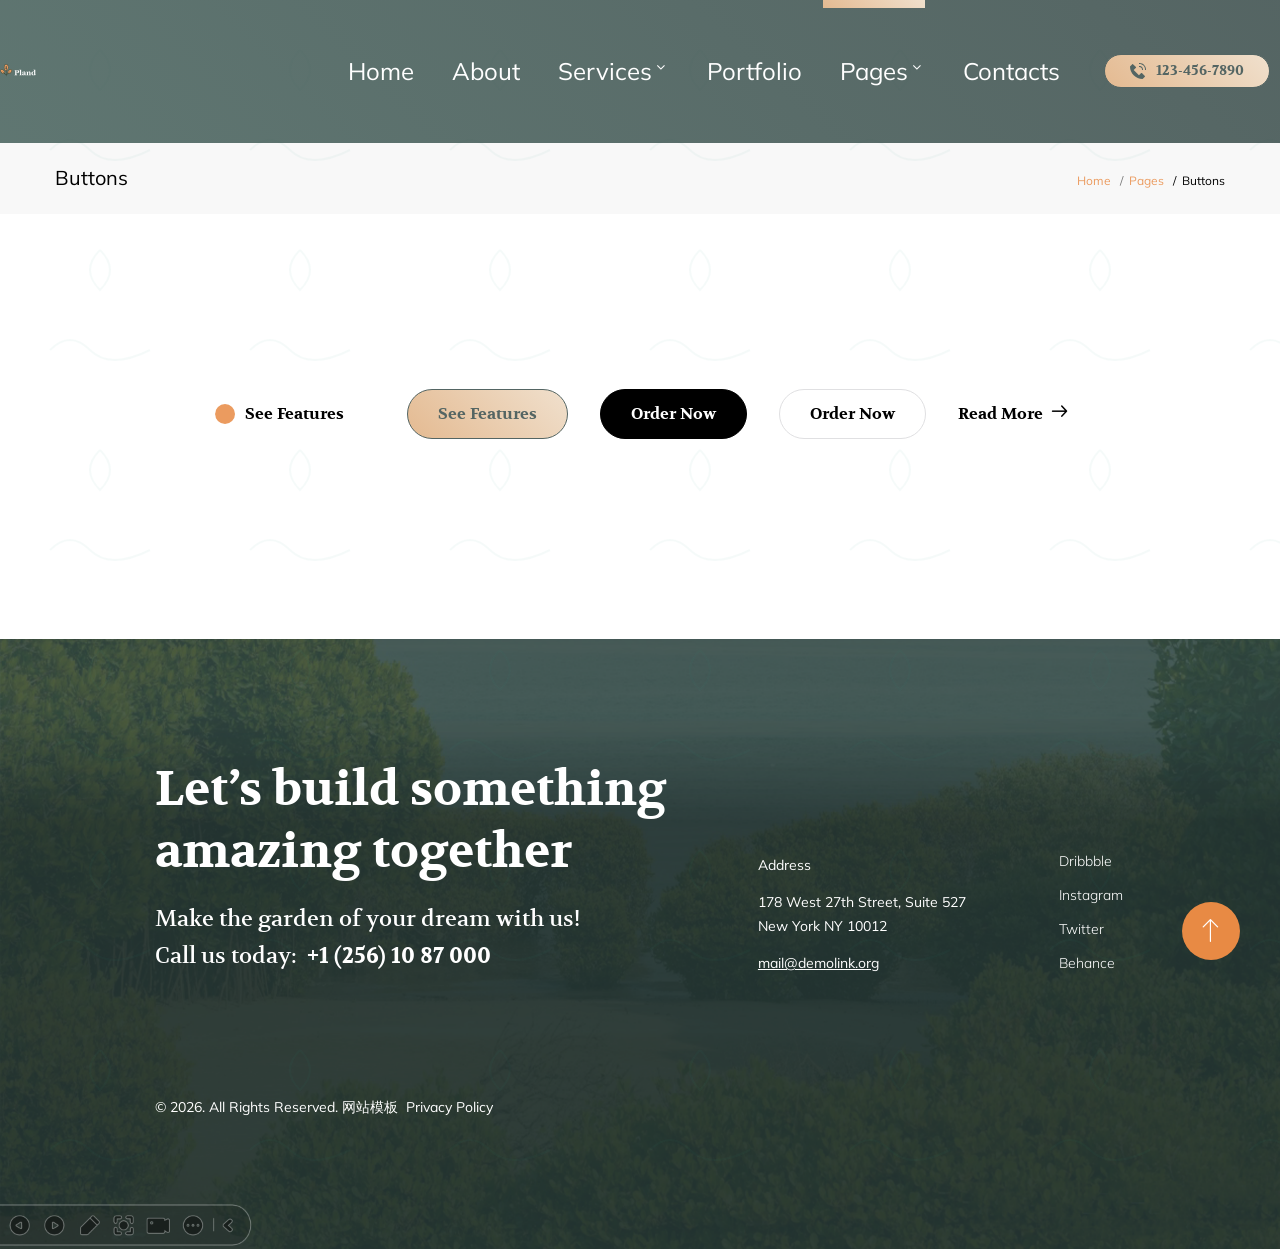
<file: buttons.html>
<!DOCTYPE html>
<html class="wide wow-animation" lang="en">
  <head>
    <!-- Site Title-->
    <title>Buttons</title>
    <meta name="format-detection" content="telephone=no">
    <meta name="viewport" content="width=device-width, height=device-height, initial-scale=1.0, maximum-scale=1.0, user-scalable=0">
    <meta http-equiv="X-UA-Compatible" content="IE=edge">
    <meta charset="utf-8">
    <link rel="icon" href="images/favicon.ico" type="image/x-icon">
    <!-- Stylesheets-->
    <link rel="stylesheet" type="text/css" href="https://fonts.googleapis.com/css2?family=Mulish:ital,wght@0,200;0,300;0,400;0,500;0,600;0,700;1,300;1,400&amp;family=Volkhov:wght@400;700&amp;display=swap">
    <link rel="stylesheet" href="css/bootstrap.css">
    <link rel="stylesheet" href="css/fonts.css">
    <link rel="stylesheet" href="css/style.css">
  </head>
  <body>
    <div id="page-loader">
      <div class="cssload-container">
        <div class="cssload-speeding-wheel"></div>
      </div>
    </div>
    <!-- Page-->
    <div class="page">
      <!-- Page header-->
      <header class="page-header">
        <!-- RD Navbar-->
        <div class="rd-navbar-wrap">
          <nav class="rd-navbar novi-bg novi-bg-img" data-layout="rd-navbar-fixed" data-sm-layout="rd-navbar-fixed" data-md-layout="rd-navbar-fixed" data-lg-layout="rd-navbar-fixed" data-xl-layout="rd-navbar-static" data-xxl-layout="rd-navbar-static" data-sm-device-layout="rd-navbar-fixed" data-md-device-layout="rd-navbar-fixed" data-lg-device-layout="rd-navbar-fixed" data-xl-device-layout="rd-navbar-static" data-xxl-device-layout="rd-navbar-static" data-stick-up-clone="false" data-sm-stick-up="true" data-md-stick-up="true" data-lg-stick-up="true" data-xl-stick-up="true" data-xxl-stick-up="true" data-lg-stick-up-offset="69px" data-xl-stick-up-offset="1px" data-xxl-stick-up-offset="1px">
            <div class="rd-navbar-inner">
              <!-- RD Navbar Panel-->
              <div class="rd-navbar-panel">
                <button class="rd-navbar-toggle" data-rd-navbar-toggle=".rd-navbar-nav-wrap"><span></span></button>
                <!-- RD Navbar Brand-->
                <div class="rd-navbar-brand">
                  <!-- Brand--><a class="brand" href="index.html"><img class="brand-logo-dark" src="images/logo-default-119x43.svg" alt="" width="119" height="43"/><img class="brand-logo-light" src="images/logo-inverse-119x43.svg" alt="" width="119" height="43"/></a>
                </div>
              </div>
              <!-- RD Navbar Nav-->
              <div class="rd-navbar-nav-wrap">
                <div class="rd-navbar-nav-wrap__element"><a class="button button-primary button-icon button-sm" href="tel:#">
                    <svg width="16" height="16" viewBox="0 0 16 16">
                      <path d="M9.5 0H9V1H9.5C10.2604 1 10.974 1.14583 11.6406 1.4375C12.3073 1.71875 12.8906 2.10938 13.3906 2.60938C13.8906 3.10938 14.2812 3.69271 14.5625 4.35938C14.8542 5.02604 15 5.73958 15 6.5V7H16V6.5C16 5.60417 15.8281 4.76042 15.4844 3.96875C15.151 3.17708 14.6875 2.48958 14.0938 1.90625C13.5104 1.3125 12.8229 0.848958 12.0312 0.515625C11.2396 0.171875 10.3958 0 9.5 0ZM13 7V6.5C13 6.02083 12.9062 5.56771 12.7188 5.14062C12.5417 4.71354 12.2917 4.34375 11.9688 4.03125C11.6562 3.70833 11.2865 3.45833 10.8594 3.28125C10.4323 3.09375 9.97917 3 9.5 3H9V4H9.5C10.1875 4 10.776 4.24479 11.2656 4.73438C11.7552 5.22396 12 5.8125 12 6.5V7H13ZM12.5938 16L14.8438 13.7344C14.9479 13.6406 15 13.526 15 13.3906C15 13.2448 14.9479 13.1198 14.8438 13.0156L11.8906 10.0625C11.7969 9.96875 11.6771 9.92188 11.5312 9.92188C11.3958 9.92188 11.2812 9.96875 11.1875 10.0625L8.92188 12.3281L3.67188 7.07812L5.9375 4.8125C6.03125 4.71875 6.07812 4.60417 6.07812 4.46875C6.07812 4.32292 6.03125 4.20312 5.9375 4.10938L2.98438 1.15625C2.88021 1.05208 2.75521 1 2.60938 1C2.47396 1 2.35938 1.05208 2.26562 1.15625L0 3.40625C0 5.14583 0.328125 6.78125 0.984375 8.3125C1.65104 9.84375 2.55208 11.1771 3.6875 12.3125C4.82292 13.4479 6.15625 14.3438 7.6875 15C9.21875 15.6667 10.8542 16 12.5938 16Z"></path>
                    </svg><span>123-456-7890</span></a></div>
                <ul class="rd-navbar-nav">
                  <li class="rd-nav-item"><a class="rd-nav-link" href="index.html">Home</a>
                  </li>
                  <li class="rd-nav-item"><a class="rd-nav-link" href="about.html">About</a>
                  </li>
                  <li class="rd-nav-item"><a class="rd-nav-link" href="services.html">Services</a>
                    <ul class="rd-menu rd-navbar-dropdown">
                      <li class="rd-dropdown-item"><a class="rd-dropdown-link" href="services.html">Services</a>
                      </li>
                      <li class="rd-dropdown-item"><a class="rd-dropdown-link" href="single-service.html">Single Service</a>
                      </li>
                    </ul>
                  </li>
                  <li class="rd-nav-item"><a class="rd-nav-link" href="portfolio.html">Portfolio</a>
                  </li>
                  <li class="rd-nav-item active"><a class="rd-nav-link" href="#">Pages</a>
                    <ul class="rd-menu rd-navbar-megamenu">
                      <li class="rd-megamenu-item">
                        <p class="rd-megamenu-header">Special Pages</p>
                        <ul class="rd-megamenu-list">
                          <li class="rd-megamenu-list-item"><a class="rd-megamenu-list-link" href="404-page.html">404 Page</a></li>
                          <li class="rd-megamenu-list-item"><a class="rd-megamenu-list-link" href="search-results.html">Search Results</a></li>
                          <li class="rd-megamenu-list-item"><a class="rd-megamenu-list-link" href="privacy-policy.html">Privacy Policy</a></li>
                          <li class="rd-megamenu-list-item"><a class="rd-megamenu-list-link" href="accordion.html">Accordion</a></li>
                        </ul>
                      </li>
                      <li class="rd-megamenu-item">
                        <p class="rd-megamenu-header">Elements</p>
                        <ul class="rd-megamenu-list">
                          <li class="rd-megamenu-list-item"><a class="rd-megamenu-list-link" href="buttons.html">Buttons</a></li>
                          <li class="rd-megamenu-list-item"><a class="rd-megamenu-list-link" href="typography.html">Typography</a></li>
                          <li class="rd-megamenu-list-item"><a class="rd-megamenu-list-link" href="tabs.html">Tabs</a></li>
                          <li class="rd-megamenu-list-item"><a class="rd-megamenu-list-link" href="contact-forms.html">Contact Forms</a></li>
                        </ul>
                      </li>
                    </ul>
                  </li>
                  <li class="rd-nav-item"><a class="rd-nav-link" href="contacts.html">Contacts</a>
                  </li>
                </ul>
              </div>
            </div>
          </nav>
        </div>
      </header>

      <!-- Breadcrumbs-->
      <section class="section novi-bg novi-bg-img breadcrumbs-custom">
        <div class="container">
          <div class="breadcrumbs-custom__inner">
            <p class="breadcrumbs-custom__title">Buttons</p>
            <ul class="breadcrumbs-custom__path">
              <li><a href="index.html">Home</a></li>
              <li><a href="#">Pages</a></li>
              <li class="active">Buttons</li>
            </ul>
          </div>
        </div>
      </section>

      <!-- Buttons-->
      <section class="section novi-bg novi-bg-img section-xl bg-default text-center">
        <div class="container">
          <div class="group-lg">
            <button class="button button-dot">See Features</button>
            <div class="button button-primary">See Features</div>
            <div class="button button-black">Order Now</div>
            <div class="button button-gray-light-outline">Order Now</div>
            <div class="button button-link">read more</div>
          </div>
        </div>
      </section>

      <!-- Page Footer-->
      <footer class="section footer bg-secondary">
        <div class="container">
          <div class="row row-50 align-items-end">
            <div class="col-lg-6 offset-xl-1">
              <h2>Let’s build something amazing together</h2>
              <h4 class="fw-normal">Make the garden of your dream with us!</h4>
              <h4 class="fw-normal">Call us today:&nbsp;&nbsp;<a class="fw-bold" href="tel:#">+1 (256) 10 87 000</a></h4>
            </div>
            <div class="col-lg-3 col-sm-6">
              <div class="small">Address</div>
              <div class="small"><a href="#">178 West 27th Street, Suite 527 <br> New York NY 10012</a></div>
              <div class="small"><a href="mailto:#">mail@demolink.org</a></div>
            </div>
            <div class="col-xl-2 col-lg-3 col-sm-6">
              <ul class="footer-link-list small">
                <li class="footer-link-item"><a class="footer-link fw-light" href="#">Dribbble</a></li>
                <li class="footer-link-item"><a class="footer-link fw-light" href="#">Instagram</a></li>
                <li class="footer-link-item"><a class="footer-link fw-light" href="#">Twitter</a></li>
                <li class="footer-link-item"><a class="footer-link fw-light" href="#">Behance</a></li>
              </ul>
            </div>
          </div>
          <div class="row">
            <div class="col-auto offset-xl-1">
              <p class="rights small"><span>&copy;&nbsp;</span><span class="copyright-year"></span><span>.&nbsp;</span><span>All Rights Reserved.</span><span>&nbsp;</span><a target="_blank" href="https://www.mobanwang.com/" title="网站模板">网站模板</a>&nbsp;&nbsp;<a href="privacy-policy.html">Privacy Policy</a></p>
            </div>
          </div>
        </div>
      </footer>
    </div>
    <!-- Global Mailform Output-->
    <div class="snackbars" id="form-output-global"></div>
    <!-- Javascript-->
    <script src="js/core.min.js"></script>
    <script src="js/script.js"></script>
  </body>
</html>
</file>
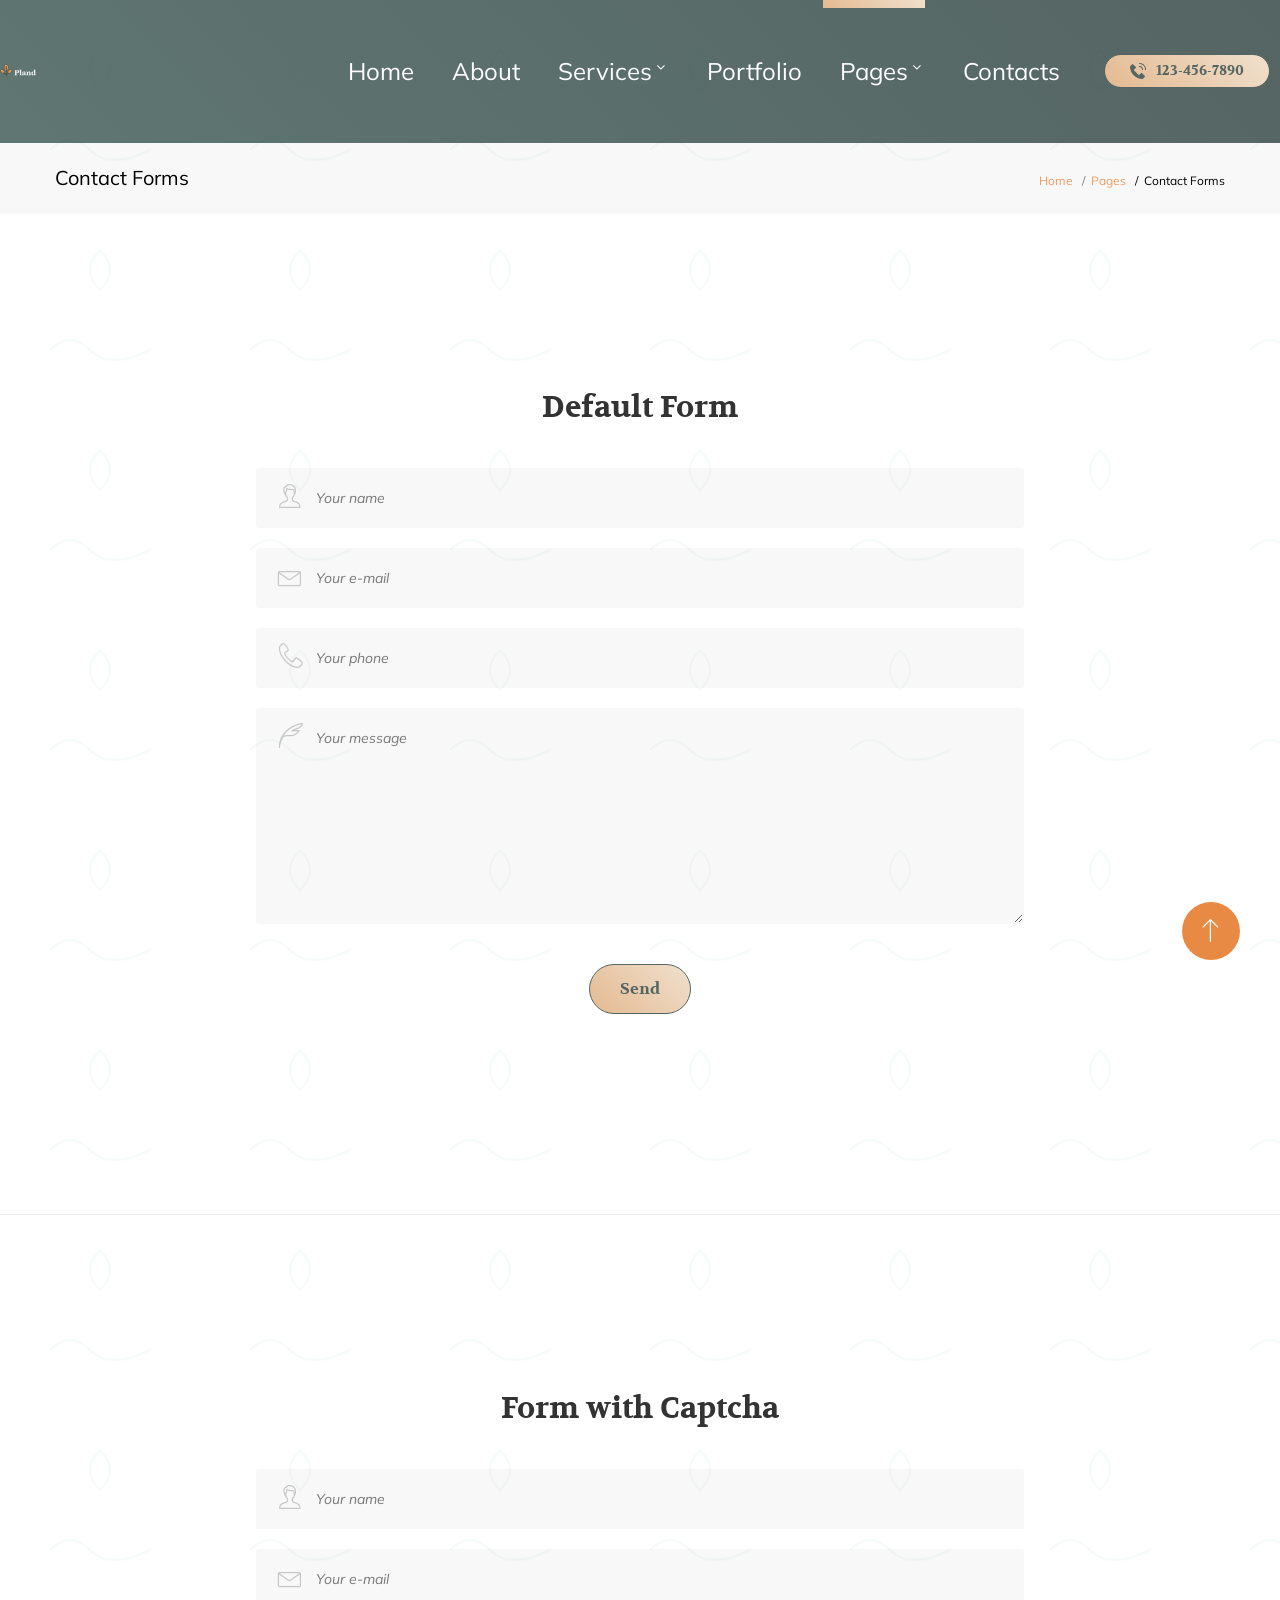
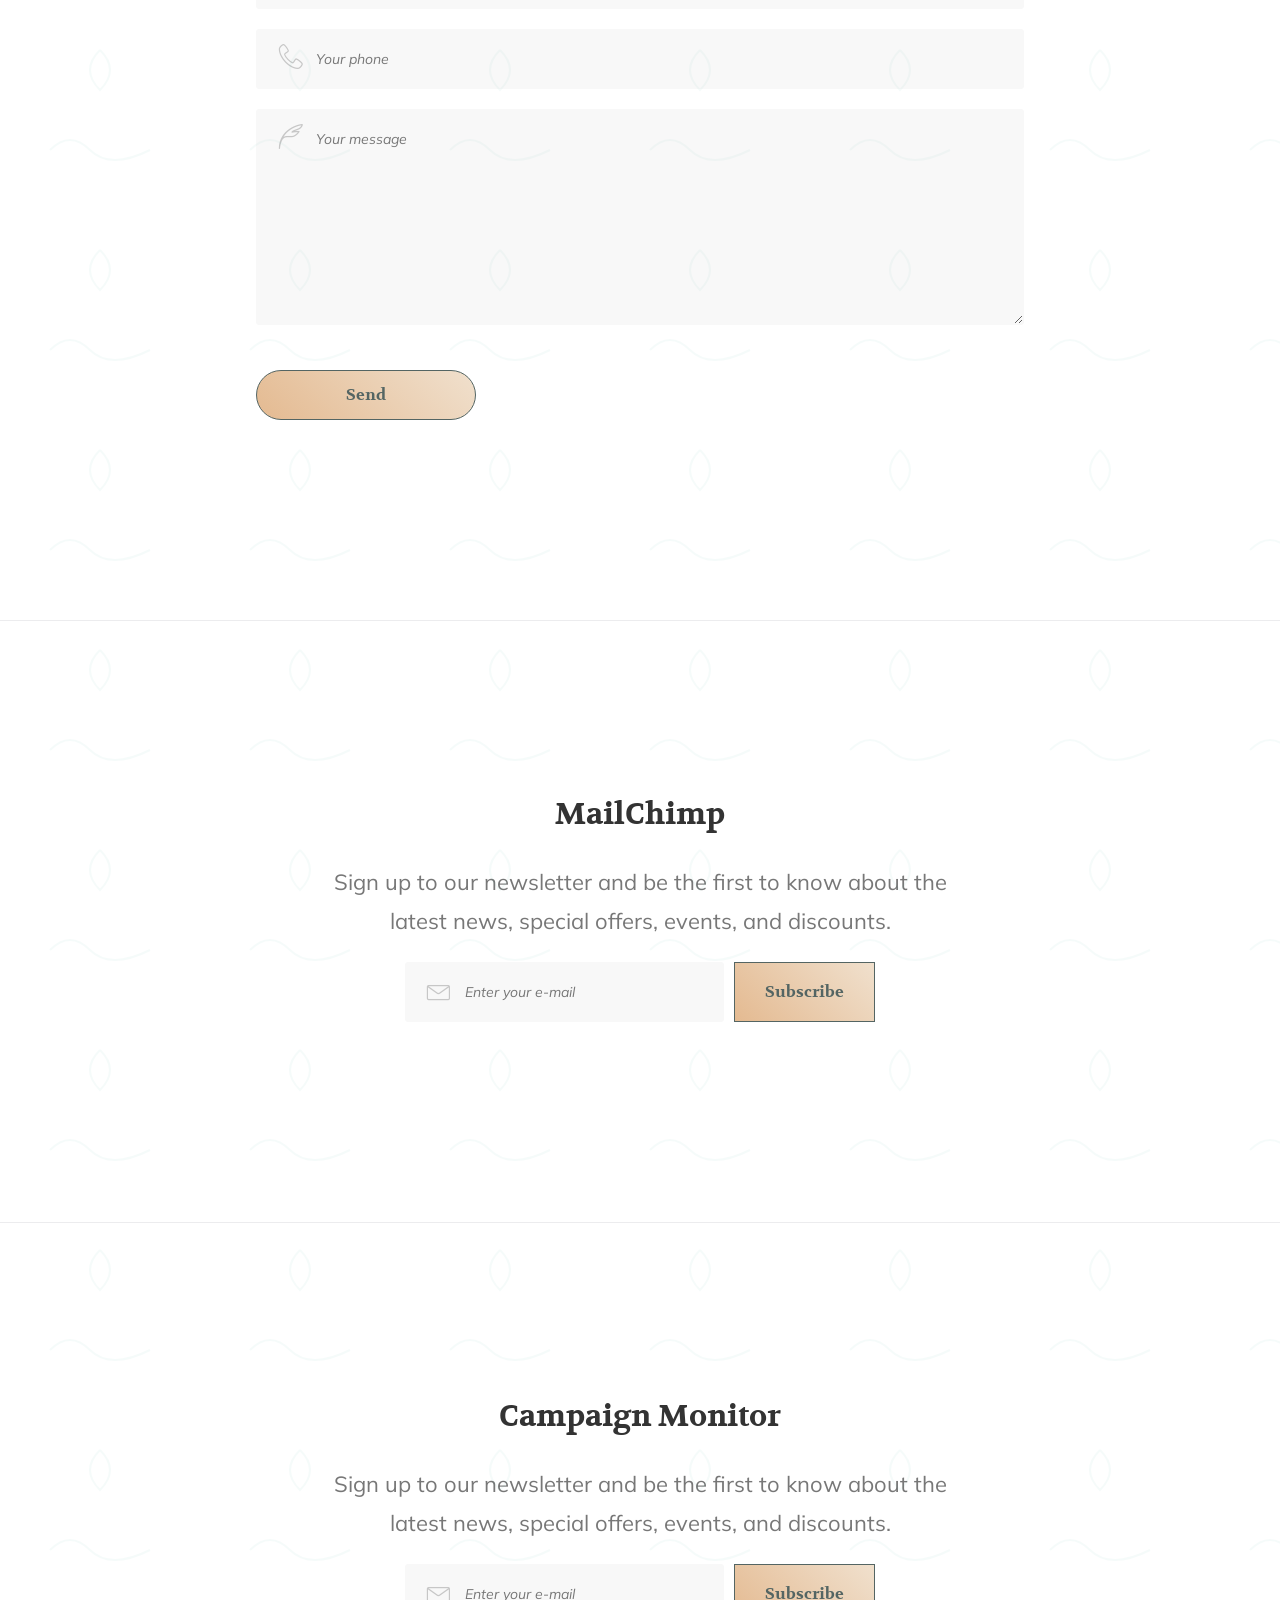
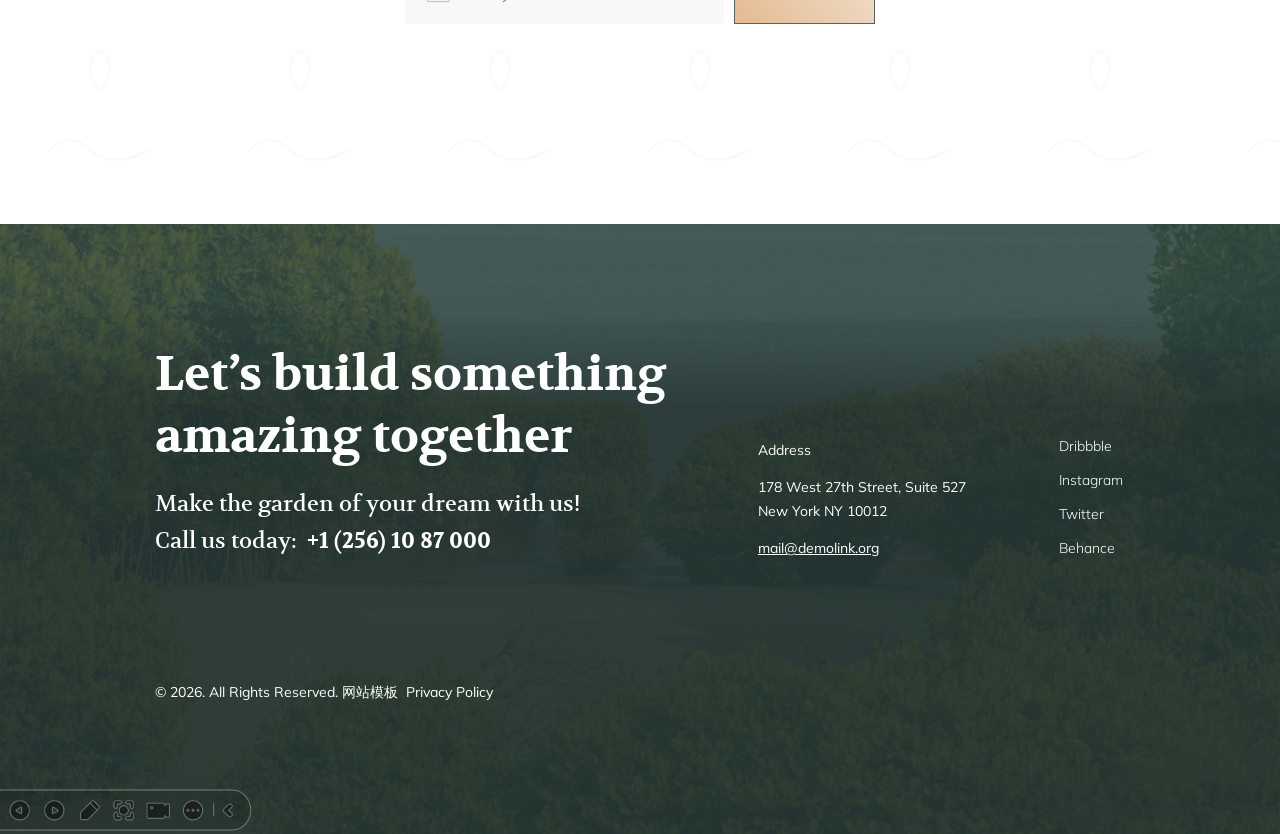
<file: contact-forms.html>
<!DOCTYPE html>
<html class="wide wow-animation" lang="en">
  <head>
    <!-- Site Title-->
    <title>Contact Forms</title>
    <meta name="format-detection" content="telephone=no">
    <meta name="viewport" content="width=device-width, height=device-height, initial-scale=1.0, maximum-scale=1.0, user-scalable=0">
    <meta http-equiv="X-UA-Compatible" content="IE=edge">
    <meta charset="utf-8">
    <link rel="icon" href="images/favicon.ico" type="image/x-icon">
    <!-- Stylesheets-->
    <link rel="stylesheet" type="text/css" href="https://fonts.googleapis.com/css2?family=Mulish:ital,wght@0,200;0,300;0,400;0,500;0,600;0,700;1,300;1,400&amp;family=Volkhov:wght@400;700&amp;display=swap">
    <link rel="stylesheet" href="css/bootstrap.css">
    <link rel="stylesheet" href="css/fonts.css">
    <link rel="stylesheet" href="css/style.css">
  </head>
  <body>
    <div id="page-loader">
      <div class="cssload-container">
        <div class="cssload-speeding-wheel"></div>
      </div>
    </div>
    <!-- Page-->
    <div class="page">
      <!-- Page header-->
      <header class="page-header">
        <!-- RD Navbar-->
        <div class="rd-navbar-wrap">
          <nav class="rd-navbar novi-bg novi-bg-img" data-layout="rd-navbar-fixed" data-sm-layout="rd-navbar-fixed" data-md-layout="rd-navbar-fixed" data-lg-layout="rd-navbar-fixed" data-xl-layout="rd-navbar-static" data-xxl-layout="rd-navbar-static" data-sm-device-layout="rd-navbar-fixed" data-md-device-layout="rd-navbar-fixed" data-lg-device-layout="rd-navbar-fixed" data-xl-device-layout="rd-navbar-static" data-xxl-device-layout="rd-navbar-static" data-stick-up-clone="false" data-sm-stick-up="true" data-md-stick-up="true" data-lg-stick-up="true" data-xl-stick-up="true" data-xxl-stick-up="true" data-lg-stick-up-offset="69px" data-xl-stick-up-offset="1px" data-xxl-stick-up-offset="1px">
            <div class="rd-navbar-inner">
              <!-- RD Navbar Panel-->
              <div class="rd-navbar-panel">
                <button class="rd-navbar-toggle" data-rd-navbar-toggle=".rd-navbar-nav-wrap"><span></span></button>
                <!-- RD Navbar Brand-->
                <div class="rd-navbar-brand">
                  <!-- Brand--><a class="brand" href="index.html"><img class="brand-logo-dark" src="images/logo-default-119x43.svg" alt="" width="119" height="43"/><img class="brand-logo-light" src="images/logo-inverse-119x43.svg" alt="" width="119" height="43"/></a>
                </div>
              </div>
              <!-- RD Navbar Nav-->
              <div class="rd-navbar-nav-wrap">
                <div class="rd-navbar-nav-wrap__element"><a class="button button-primary button-icon button-sm" href="tel:#">
                    <svg width="16" height="16" viewBox="0 0 16 16">
                      <path d="M9.5 0H9V1H9.5C10.2604 1 10.974 1.14583 11.6406 1.4375C12.3073 1.71875 12.8906 2.10938 13.3906 2.60938C13.8906 3.10938 14.2812 3.69271 14.5625 4.35938C14.8542 5.02604 15 5.73958 15 6.5V7H16V6.5C16 5.60417 15.8281 4.76042 15.4844 3.96875C15.151 3.17708 14.6875 2.48958 14.0938 1.90625C13.5104 1.3125 12.8229 0.848958 12.0312 0.515625C11.2396 0.171875 10.3958 0 9.5 0ZM13 7V6.5C13 6.02083 12.9062 5.56771 12.7188 5.14062C12.5417 4.71354 12.2917 4.34375 11.9688 4.03125C11.6562 3.70833 11.2865 3.45833 10.8594 3.28125C10.4323 3.09375 9.97917 3 9.5 3H9V4H9.5C10.1875 4 10.776 4.24479 11.2656 4.73438C11.7552 5.22396 12 5.8125 12 6.5V7H13ZM12.5938 16L14.8438 13.7344C14.9479 13.6406 15 13.526 15 13.3906C15 13.2448 14.9479 13.1198 14.8438 13.0156L11.8906 10.0625C11.7969 9.96875 11.6771 9.92188 11.5312 9.92188C11.3958 9.92188 11.2812 9.96875 11.1875 10.0625L8.92188 12.3281L3.67188 7.07812L5.9375 4.8125C6.03125 4.71875 6.07812 4.60417 6.07812 4.46875C6.07812 4.32292 6.03125 4.20312 5.9375 4.10938L2.98438 1.15625C2.88021 1.05208 2.75521 1 2.60938 1C2.47396 1 2.35938 1.05208 2.26562 1.15625L0 3.40625C0 5.14583 0.328125 6.78125 0.984375 8.3125C1.65104 9.84375 2.55208 11.1771 3.6875 12.3125C4.82292 13.4479 6.15625 14.3438 7.6875 15C9.21875 15.6667 10.8542 16 12.5938 16Z"></path>
                    </svg><span>123-456-7890</span></a></div>
                <ul class="rd-navbar-nav">
                  <li class="rd-nav-item"><a class="rd-nav-link" href="index.html">Home</a>
                  </li>
                  <li class="rd-nav-item"><a class="rd-nav-link" href="about.html">About</a>
                  </li>
                  <li class="rd-nav-item"><a class="rd-nav-link" href="services.html">Services</a>
                    <ul class="rd-menu rd-navbar-dropdown">
                      <li class="rd-dropdown-item"><a class="rd-dropdown-link" href="services.html">Services</a>
                      </li>
                      <li class="rd-dropdown-item"><a class="rd-dropdown-link" href="single-service.html">Single Service</a>
                      </li>
                    </ul>
                  </li>
                  <li class="rd-nav-item"><a class="rd-nav-link" href="portfolio.html">Portfolio</a>
                  </li>
                  <li class="rd-nav-item active"><a class="rd-nav-link" href="#">Pages</a>
                    <ul class="rd-menu rd-navbar-megamenu">
                      <li class="rd-megamenu-item">
                        <p class="rd-megamenu-header">Special Pages</p>
                        <ul class="rd-megamenu-list">
                          <li class="rd-megamenu-list-item"><a class="rd-megamenu-list-link" href="404-page.html">404 Page</a></li>
                          <li class="rd-megamenu-list-item"><a class="rd-megamenu-list-link" href="search-results.html">Search Results</a></li>
                          <li class="rd-megamenu-list-item"><a class="rd-megamenu-list-link" href="privacy-policy.html">Privacy Policy</a></li>
                          <li class="rd-megamenu-list-item"><a class="rd-megamenu-list-link" href="accordion.html">Accordion</a></li>
                        </ul>
                      </li>
                      <li class="rd-megamenu-item">
                        <p class="rd-megamenu-header">Elements</p>
                        <ul class="rd-megamenu-list">
                          <li class="rd-megamenu-list-item"><a class="rd-megamenu-list-link" href="buttons.html">Buttons</a></li>
                          <li class="rd-megamenu-list-item"><a class="rd-megamenu-list-link" href="typography.html">Typography</a></li>
                          <li class="rd-megamenu-list-item"><a class="rd-megamenu-list-link" href="tabs.html">Tabs</a></li>
                          <li class="rd-megamenu-list-item"><a class="rd-megamenu-list-link" href="contact-forms.html">Contact Forms</a></li>
                        </ul>
                      </li>
                    </ul>
                  </li>
                  <li class="rd-nav-item"><a class="rd-nav-link" href="contacts.html">Contacts</a>
                  </li>
                </ul>
              </div>
            </div>
          </nav>
        </div>
      </header>

      <!-- Breadcrumbs-->
      <section class="section novi-bg novi-bg-img breadcrumbs-custom">
        <div class="container">
          <div class="breadcrumbs-custom__inner">
            <p class="breadcrumbs-custom__title">Contact Forms</p>
            <ul class="breadcrumbs-custom__path">
              <li><a href="index.html">Home</a></li>
              <li><a href="#">Pages</a></li>
              <li class="active">Contact Forms</li>
            </ul>
          </div>
        </div>
      </section>

      <!-- Forms-->
      <section class="section novi-bg novi-bg-img section-xl bg-default text-center">
        <div class="container">
          <h3>Default Form</h3>
          <div class="row justify-content-lg-center">
            <div class="col-lg-10 col-xl-8">
              <!-- RD Mailform-->
              <form class="rd-mailform rd-mailform_style-1 text-center" data-form-output="form-output-global" data-form-type="contact" method="post" action="bat/rd-mailform.php">
                <div class="form-wrap form-wrap_icon"><span class="novi-icon form-icon linear-icon-man"></span>
                  <input class="form-input" id="contact-name" type="text" name="name" data-constraints="@Required">
                  <label class="form-label" for="contact-name">Your name</label>
                </div>
                <div class="form-wrap form-wrap_icon"><span class="novi-icon form-icon linear-icon-envelope"></span>
                  <input class="form-input" id="contact-email" type="email" name="email" data-constraints="@Email @Required">
                  <label class="form-label" for="contact-email">Your e-mail</label>
                </div>
                <div class="form-wrap form-wrap_icon"><span class="novi-icon form-icon linear-icon-telephone"></span>
                  <input class="form-input" id="contact-phone" type="text" name="phone" data-constraints="@Numeric">
                  <label class="form-label" for="contact-phone">Your phone</label>
                </div>
                <div class="form-wrap form-wrap_icon"><span class="novi-icon form-icon linear-icon-feather"></span>
                  <textarea class="form-input" id="contact-message" name="message" data-constraints="@Required"></textarea>
                  <label class="form-label" for="contact-message">Your message</label>
                </div>
                <button class="button button-primary" type="submit">send</button>
              </form>
            </div>
          </div>
        </div>
      </section>

      <div class="divider"></div>
      <!-- Forms-->
      <section class="section novi-bg novi-bg-img section-xl bg-default text-center">
        <div class="container">
          <h3>Form with Captcha</h3>
          <div class="row justify-content-lg-center">
            <div class="col-lg-10 col-xl-8">
              <!-- RD Mailform-->
              <form class="rd-mailform rd-mailform_style-3 text-start" data-form-output="form-output-global" data-form-type="contact" method="post" action="bat/rd-mailform.php">
                <div class="form-wrap form-wrap_icon"><span class="novi-icon form-icon linear-icon-man"></span>
                  <input class="form-input" id="contact-captcha-name" type="text" name="name" data-constraints="@Required">
                  <label class="form-label" for="contact-captcha-name">Your name</label>
                </div>
                <div class="form-wrap form-wrap_icon"><span class="novi-icon form-icon linear-icon-envelope"></span>
                  <input class="form-input" id="contact-captcha-email" type="email" name="email" data-constraints="@Email @Required">
                  <label class="form-label" for="contact-captcha-email">Your e-mail</label>
                </div>
                <div class="form-wrap form-wrap_icon"><span class="novi-icon form-icon linear-icon-telephone"></span>
                  <input class="form-input" id="contact-captcha-phone" type="text" name="phone" data-constraints="@Numeric">
                  <label class="form-label" for="contact-captcha-phone">Your phone</label>
                </div>
                <div class="form-wrap form-wrap_icon"><span class="novi-icon form-icon linear-icon-feather"></span>
                  <textarea class="form-input" id="contact-captcha-message" name="message" data-constraints="@Required"></textarea>
                  <label class="form-label" for="contact-captcha-message">Your message</label>
                </div>
                <div class="form-wrap form-validation-left">
                  <!-- Google captcha-->
                  <div class="recaptcha" id="captcha1" data-sitekey="6LfZlSETAAAAAC5VW4R4tQP8Am_to4bM3dddxkEt"></div>
                </div>
                <button class="button button-primary" type="submit">send</button>
              </form>
            </div>
          </div>
        </div>
      </section>

      <div class="divider"></div>
      <section class="section section novi-bg novi-bg-img section-xl bg-default text-center">
        <div class="container">
          <div class="row row-fix justify-content-md-center">
            <div class="col-md-9 col-lg-8 col-xl-7">
              <h3>MailChimp</h3>
              <p class="big">Sign up to our newsletter and be the first to know about the latest news, special offers, events, and discounts.</p>
              <!-- Mailchimp-->
              <form class="rd-form rd-mailform_sizing-1 mailchimp-mailform rd-mailform-inline-flex" data-form-output="form-output-global" action="#" method="post">
                <div class="form-wrap form-wrap_icon"><span class="novi-icon form-icon linear-icon-envelope"></span>
                  <label class="form-label" for="mailchimp-email">Enter your e-mail</label>
                  <input class="form-input" id="mailchimp-email" type="email" name="email" data-constraints="@Email @Required">
                </div>
                <button class="button button-primary" type="submit">Subscribe</button>
              </form>
            </div>
          </div>
        </div>
      </section>
      <div class="divider"></div>
      <section class="section section novi-bg novi-bg-img section-xl bg-default text-center">
        <div class="container">
          <div class="row row-fix justify-content-md-center">
            <div class="col-md-9 col-lg-8 col-xl-7">
              <h3>Campaign Monitor</h3>
              <p class="big">Sign up to our newsletter and be the first to know about the latest news, special offers, events, and discounts.</p>
              <!-- Campaign Monitor-->
              <form class="rd-form rd-mailform_sizing-1 campaign-mailform rd-mailform-inline-flex" data-form-output="form-output-global" action="#" method="post">
                <div class="form-wrap form-wrap_icon"><span class="novi-icon form-icon linear-icon-envelope"></span>
                  <label class="form-label" for="campaign-email">Enter your e-mail</label>
                  <input class="form-input" id="campaign-email" type="email" name="cm-zjjikd-zjjikd" data-constraints="@Email @Required">
                </div>
                <button class="button button-primary" type="submit">Subscribe</button>
              </form>
            </div>
          </div>
        </div>
      </section>
      <!-- Page Footer-->
      <footer class="section footer bg-secondary">
        <div class="container">
          <div class="row row-50 align-items-end">
            <div class="col-lg-6 offset-xl-1">
              <h2>Let’s build something amazing together</h2>
              <h4 class="fw-normal">Make the garden of your dream with us!</h4>
              <h4 class="fw-normal">Call us today:&nbsp;&nbsp;<a class="fw-bold" href="tel:#">+1 (256) 10 87 000</a></h4>
            </div>
            <div class="col-lg-3 col-sm-6">
              <div class="small">Address</div>
              <div class="small"><a href="#">178 West 27th Street, Suite 527 <br> New York NY 10012</a></div>
              <div class="small"><a href="mailto:#">mail@demolink.org</a></div>
            </div>
            <div class="col-xl-2 col-lg-3 col-sm-6">
              <ul class="footer-link-list small">
                <li class="footer-link-item"><a class="footer-link fw-light" href="#">Dribbble</a></li>
                <li class="footer-link-item"><a class="footer-link fw-light" href="#">Instagram</a></li>
                <li class="footer-link-item"><a class="footer-link fw-light" href="#">Twitter</a></li>
                <li class="footer-link-item"><a class="footer-link fw-light" href="#">Behance</a></li>
              </ul>
            </div>
          </div>
          <div class="row">
            <div class="col-auto offset-xl-1">
              <p class="rights small"><span>&copy;&nbsp;</span><span class="copyright-year"></span><span>.&nbsp;</span><span>All Rights Reserved.</span><span>&nbsp;</span><a target="_blank" href="https://www.mobanwang.com/" title="网站模板">网站模板</a>&nbsp;&nbsp;<a href="privacy-policy.html">Privacy Policy</a></p>
            </div>
          </div>
        </div>
      </footer>
    </div>
    <!-- Global Mailform Output-->
    <div class="snackbars" id="form-output-global"></div>
    <!-- Javascript-->
    <script src="js/core.min.js"></script>
    <script src="js/script.js"></script>
  </body>
</html>
</file>
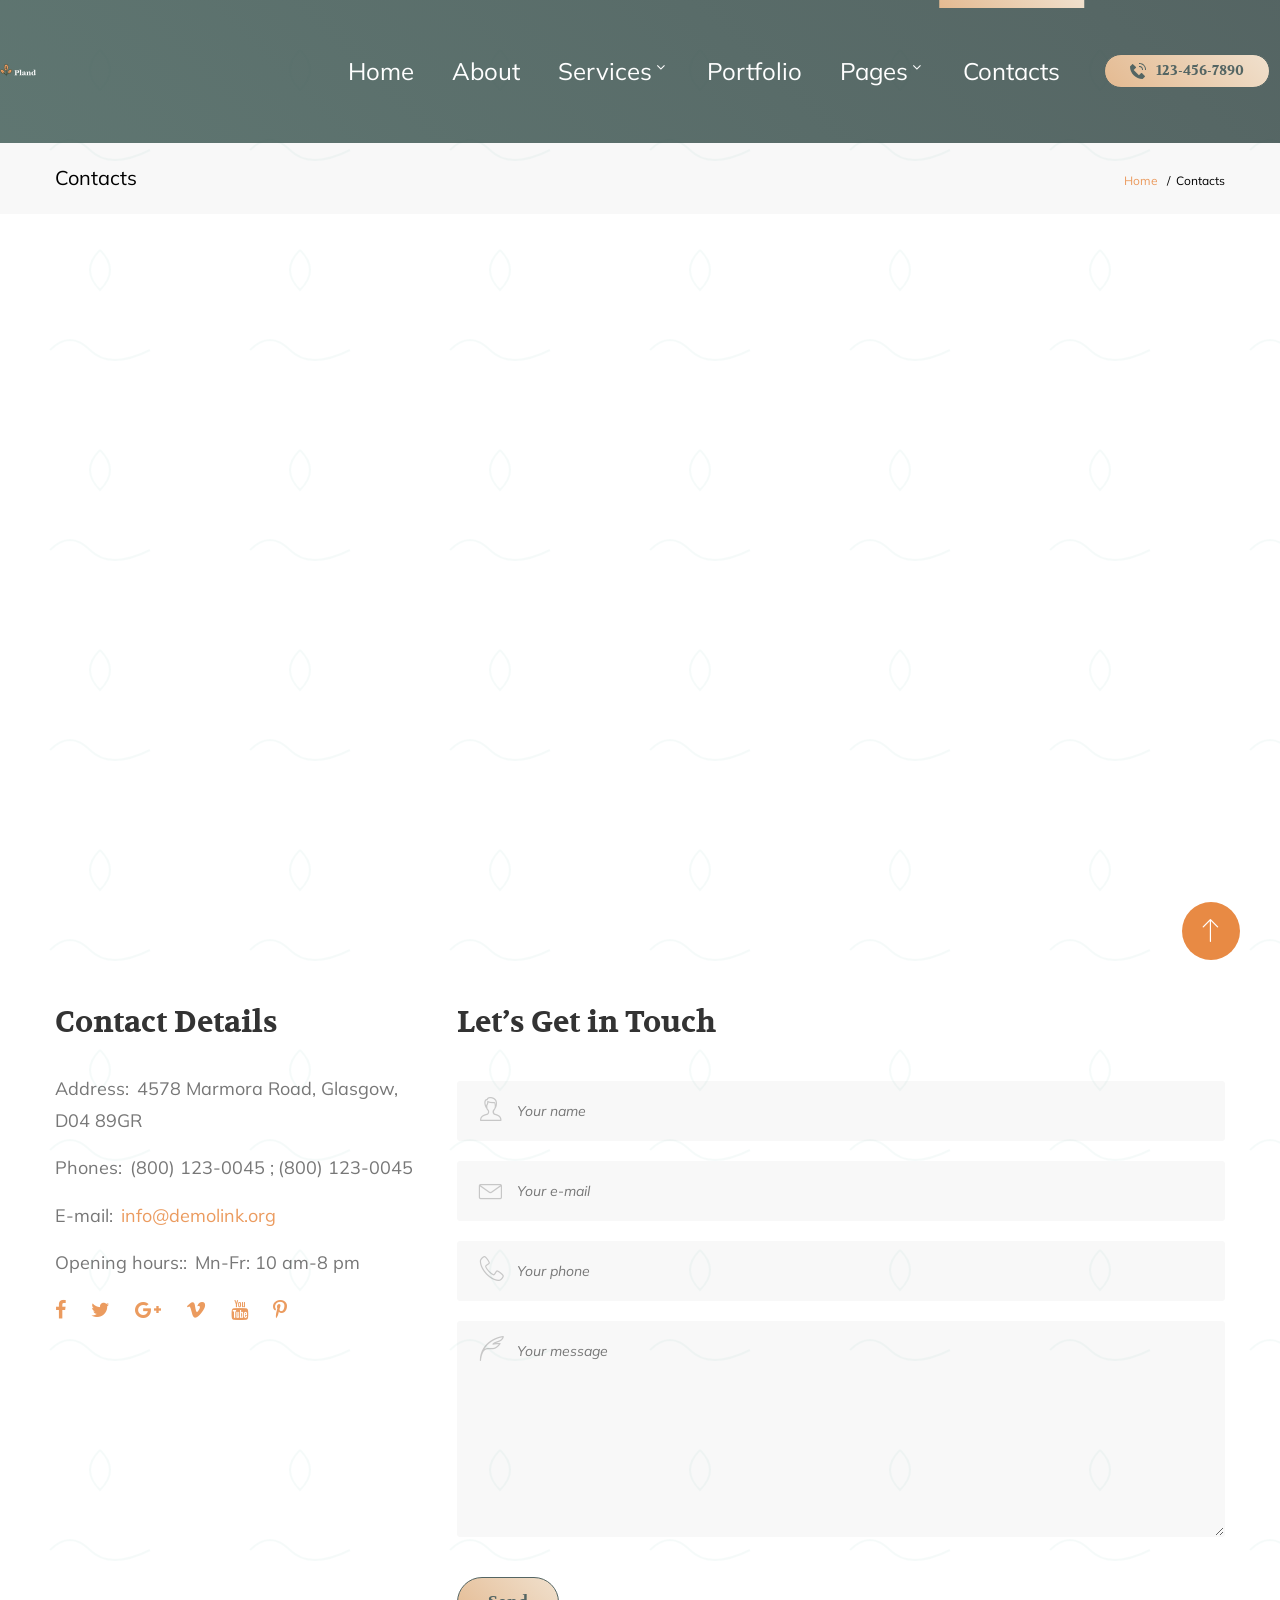
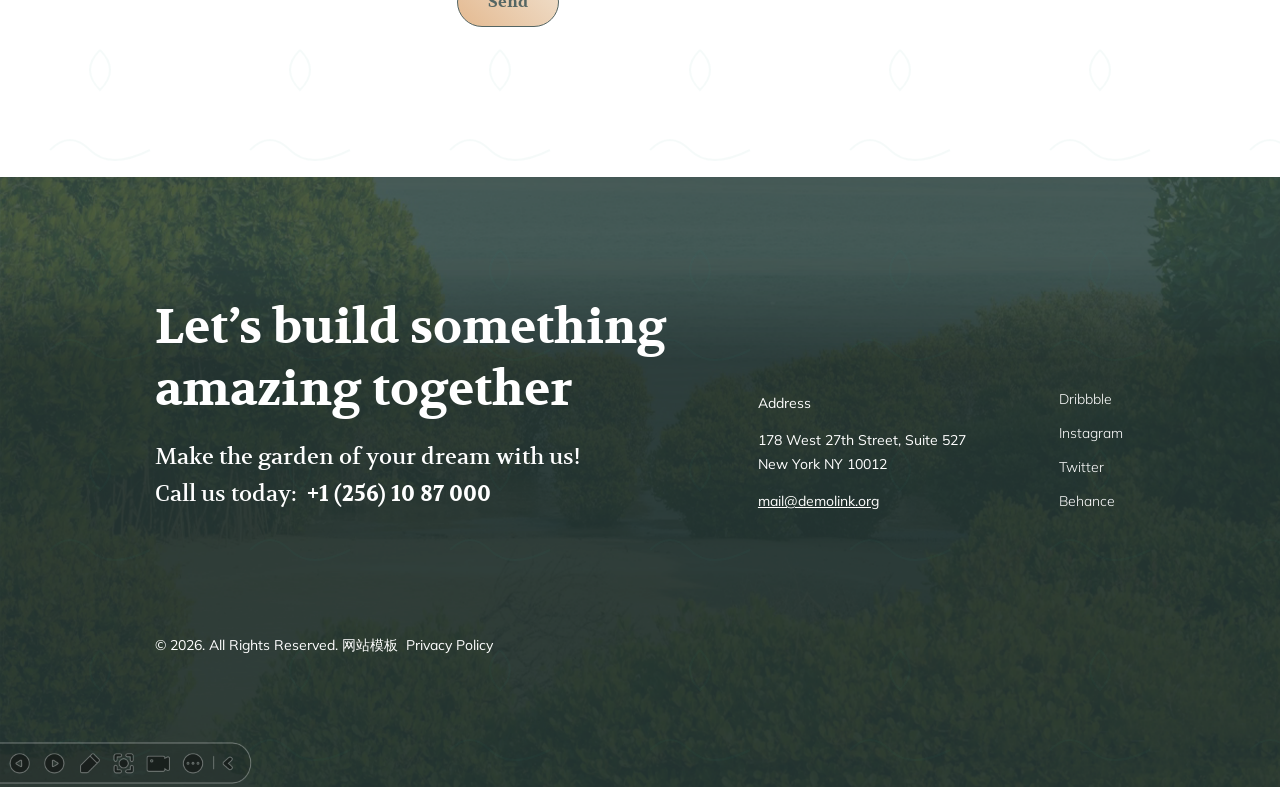
<file: contacts.html>
<!DOCTYPE html>
<html class="wide wow-animation" lang="en">
  <head>
    <!-- Site Title-->
    <title>Contacts</title>
    <meta name="format-detection" content="telephone=no">
    <meta name="viewport" content="width=device-width, height=device-height, initial-scale=1.0, maximum-scale=1.0, user-scalable=0">
    <meta http-equiv="X-UA-Compatible" content="IE=edge">
    <meta charset="utf-8">
    <link rel="icon" href="images/favicon.ico" type="image/x-icon">
    <!-- Stylesheets-->
    <link rel="stylesheet" type="text/css" href="https://fonts.googleapis.com/css2?family=Mulish:ital,wght@0,200;0,300;0,400;0,500;0,600;0,700;1,300;1,400&amp;family=Volkhov:wght@400;700&amp;display=swap">
    <link rel="stylesheet" href="css/bootstrap.css">
    <link rel="stylesheet" href="css/fonts.css">
    <link rel="stylesheet" href="css/style.css">
  </head>
  <body>
    <div id="page-loader">
      <div class="cssload-container">
        <div class="cssload-speeding-wheel"></div>
      </div>
    </div>
    <!-- Page-->
    <div class="page">
      <!-- Page header-->
      <header class="page-header">
        <!-- RD Navbar-->
        <div class="rd-navbar-wrap">
          <nav class="rd-navbar novi-bg novi-bg-img" data-layout="rd-navbar-fixed" data-sm-layout="rd-navbar-fixed" data-md-layout="rd-navbar-fixed" data-lg-layout="rd-navbar-fixed" data-xl-layout="rd-navbar-static" data-xxl-layout="rd-navbar-static" data-sm-device-layout="rd-navbar-fixed" data-md-device-layout="rd-navbar-fixed" data-lg-device-layout="rd-navbar-fixed" data-xl-device-layout="rd-navbar-static" data-xxl-device-layout="rd-navbar-static" data-stick-up-clone="false" data-sm-stick-up="true" data-md-stick-up="true" data-lg-stick-up="true" data-xl-stick-up="true" data-xxl-stick-up="true" data-lg-stick-up-offset="69px" data-xl-stick-up-offset="1px" data-xxl-stick-up-offset="1px">
            <div class="rd-navbar-inner">
              <!-- RD Navbar Panel-->
              <div class="rd-navbar-panel">
                <button class="rd-navbar-toggle" data-rd-navbar-toggle=".rd-navbar-nav-wrap"><span></span></button>
                <!-- RD Navbar Brand-->
                <div class="rd-navbar-brand">
                  <!-- Brand--><a class="brand" href="index.html"><img class="brand-logo-dark" src="images/logo-default-119x43.svg" alt="" width="119" height="43"/><img class="brand-logo-light" src="images/logo-inverse-119x43.svg" alt="" width="119" height="43"/></a>
                </div>
              </div>
              <!-- RD Navbar Nav-->
              <div class="rd-navbar-nav-wrap">
                <div class="rd-navbar-nav-wrap__element"><a class="button button-primary button-icon button-sm" href="tel:#">
                    <svg width="16" height="16" viewBox="0 0 16 16">
                      <path d="M9.5 0H9V1H9.5C10.2604 1 10.974 1.14583 11.6406 1.4375C12.3073 1.71875 12.8906 2.10938 13.3906 2.60938C13.8906 3.10938 14.2812 3.69271 14.5625 4.35938C14.8542 5.02604 15 5.73958 15 6.5V7H16V6.5C16 5.60417 15.8281 4.76042 15.4844 3.96875C15.151 3.17708 14.6875 2.48958 14.0938 1.90625C13.5104 1.3125 12.8229 0.848958 12.0312 0.515625C11.2396 0.171875 10.3958 0 9.5 0ZM13 7V6.5C13 6.02083 12.9062 5.56771 12.7188 5.14062C12.5417 4.71354 12.2917 4.34375 11.9688 4.03125C11.6562 3.70833 11.2865 3.45833 10.8594 3.28125C10.4323 3.09375 9.97917 3 9.5 3H9V4H9.5C10.1875 4 10.776 4.24479 11.2656 4.73438C11.7552 5.22396 12 5.8125 12 6.5V7H13ZM12.5938 16L14.8438 13.7344C14.9479 13.6406 15 13.526 15 13.3906C15 13.2448 14.9479 13.1198 14.8438 13.0156L11.8906 10.0625C11.7969 9.96875 11.6771 9.92188 11.5312 9.92188C11.3958 9.92188 11.2812 9.96875 11.1875 10.0625L8.92188 12.3281L3.67188 7.07812L5.9375 4.8125C6.03125 4.71875 6.07812 4.60417 6.07812 4.46875C6.07812 4.32292 6.03125 4.20312 5.9375 4.10938L2.98438 1.15625C2.88021 1.05208 2.75521 1 2.60938 1C2.47396 1 2.35938 1.05208 2.26562 1.15625L0 3.40625C0 5.14583 0.328125 6.78125 0.984375 8.3125C1.65104 9.84375 2.55208 11.1771 3.6875 12.3125C4.82292 13.4479 6.15625 14.3438 7.6875 15C9.21875 15.6667 10.8542 16 12.5938 16Z"></path>
                    </svg><span>123-456-7890</span></a></div>
                <ul class="rd-navbar-nav">
                  <li class="rd-nav-item"><a class="rd-nav-link" href="index.html">Home</a>
                  </li>
                  <li class="rd-nav-item"><a class="rd-nav-link" href="about.html">About</a>
                  </li>
                  <li class="rd-nav-item"><a class="rd-nav-link" href="services.html">Services</a>
                    <ul class="rd-menu rd-navbar-dropdown">
                      <li class="rd-dropdown-item"><a class="rd-dropdown-link" href="services.html">Services</a>
                      </li>
                      <li class="rd-dropdown-item"><a class="rd-dropdown-link" href="single-service.html">Single Service</a>
                      </li>
                    </ul>
                  </li>
                  <li class="rd-nav-item"><a class="rd-nav-link" href="portfolio.html">Portfolio</a>
                  </li>
                  <li class="rd-nav-item"><a class="rd-nav-link" href="#">Pages</a>
                    <ul class="rd-menu rd-navbar-megamenu">
                      <li class="rd-megamenu-item">
                        <p class="rd-megamenu-header">Special Pages</p>
                        <ul class="rd-megamenu-list">
                          <li class="rd-megamenu-list-item"><a class="rd-megamenu-list-link" href="404-page.html">404 Page</a></li>
                          <li class="rd-megamenu-list-item"><a class="rd-megamenu-list-link" href="search-results.html">Search Results</a></li>
                          <li class="rd-megamenu-list-item"><a class="rd-megamenu-list-link" href="privacy-policy.html">Privacy Policy</a></li>
                          <li class="rd-megamenu-list-item"><a class="rd-megamenu-list-link" href="accordion.html">Accordion</a></li>
                        </ul>
                      </li>
                      <li class="rd-megamenu-item">
                        <p class="rd-megamenu-header">Elements</p>
                        <ul class="rd-megamenu-list">
                          <li class="rd-megamenu-list-item"><a class="rd-megamenu-list-link" href="buttons.html">Buttons</a></li>
                          <li class="rd-megamenu-list-item"><a class="rd-megamenu-list-link" href="typography.html">Typography</a></li>
                          <li class="rd-megamenu-list-item"><a class="rd-megamenu-list-link" href="tabs.html">Tabs</a></li>
                          <li class="rd-megamenu-list-item"><a class="rd-megamenu-list-link" href="contact-forms.html">Contact Forms</a></li>
                        </ul>
                      </li>
                    </ul>
                  </li>
                  <li class="rd-nav-item active"><a class="rd-nav-link" href="contacts.html">Contacts</a>
                  </li>
                </ul>
              </div>
            </div>
          </nav>
        </div>
      </header>

      <!-- Breadcrumbs-->
      <section class="section novi-bg novi-bg-img breadcrumbs-custom">
        <div class="container">
          <div class="breadcrumbs-custom__inner">
            <p class="breadcrumbs-custom__title">Contacts</p>
            <ul class="breadcrumbs-custom__path">
              <li><a href="index.html">Home</a></li>
              <li class="active">Contacts</li>
            </ul>
          </div>
        </div>
      </section>

      <section class="section">
        <!--Please, add the data attribute data-key='YOUR_API_KEY' in order to insert your own API key for the Google map.-->
        <!--Please note that YOUR_API_KEY should replaced with your key.-->
        <!--Example: <div class='google-map-container' data-key='YOUR_API_KEY'>-->
        <div class="google-map-container">
          <div class="google-map"><iframe src="https://www.amap.com/" width="100%" height="100%" frameborder="0" style="border:0" sandbox=""></iframe></div>
        </div>
      </section>
      <section class="section novi-bg novi-bg-img section-lg bg-default">
        <div class="container">
          <div class="row row-fix row-50">
            <div class="col-md-5 col-lg-4">
              <h3>Contact Details</h3>
              <ul class="list-xs contact-info">
                <li>
                  <dl class="list-terms-minimal">
                    <dt>Address</dt>
                    <dd>4578 Marmora Road, Glasgow, D04 89GR</dd>
                  </dl>
                </li>
                <li>
                  <dl class="list-terms-minimal">
                    <dt>Phones</dt>
                    <dd>
                      <ul class="list-semicolon">
                        <li><a href="tel:#">(800) 123-0045</a></li>
                        <li><a href="tel:#">(800) 123-0045</a></li>
                      </ul>
                    </dd>
                  </dl>
                </li>
                <li>
                  <dl class="list-terms-minimal">
                    <dt>E-mail</dt>
                    <dd><a href="mailto:#">info@demolink.org</a></dd>
                  </dl>
                </li>
                <li>
                  <dl class="list-terms-minimal">
                    <dt>Opening hours:</dt>
                    <dd>Mn-Fr: 10 am-8 pm</dd>
                  </dl>
                </li>
                <li>
                  <ul class="list-inline-sm">
                    <li><a class="icon-sm fa-facebook icon novi-icon" href="#"></a></li>
                    <li><a class="icon-sm fa-twitter icon novi-icon" href="#"></a></li>
                    <li><a class="icon-sm fa-google-plus icon novi-icon" href="#"></a></li>
                    <li><a class="icon-sm fa-vimeo icon novi-icon" href="#"></a></li>
                    <li><a class="icon-sm fa-youtube icon novi-icon" href="#"></a></li>
                    <li><a class="icon-sm fa-pinterest-p icon novi-icon" href="#"></a></li>
                  </ul>
                </li>
              </ul>
            </div>
            <div class="col-md-7 col-lg-8">
              <h3>Let’s Get in Touch</h3>
              <!-- RD Mailform-->
              <form class="rd-mailform rd-mailform_style-1" data-form-output="form-output-global" data-form-type="contact" method="post" action="bat/rd-mailform.php">
                <div class="form-wrap form-wrap_icon"><span class="novi-icon form-icon linear-icon-man"></span>
                  <input class="form-input" id="contact-name" type="text" name="name" data-constraints="@Required">
                  <label class="form-label" for="contact-name">Your name</label>
                </div>
                <div class="form-wrap form-wrap_icon"><span class="novi-icon form-icon linear-icon-envelope"></span>
                  <input class="form-input" id="contact-email" type="email" name="email" data-constraints="@Email @Required">
                  <label class="form-label" for="contact-email">Your e-mail</label>
                </div>
                <div class="form-wrap form-wrap_icon"><span class="novi-icon form-icon linear-icon-telephone"></span>
                  <input class="form-input" id="contact-phone" type="text" name="phone" data-constraints="@Numeric">
                  <label class="form-label" for="contact-phone">Your phone</label>
                </div>
                <div class="form-wrap form-wrap_icon"><span class="novi-icon form-icon linear-icon-feather"></span>
                  <textarea class="form-input" id="contact-message" name="message" data-constraints="@Required"></textarea>
                  <label class="form-label" for="contact-message">Your message</label>
                </div>
                <button class="button button-primary" type="submit">send</button>
              </form>
            </div>
          </div>
        </div>
      </section>

      <!-- Page Footer-->
      <footer class="section footer bg-secondary">
        <div class="container">
          <div class="row row-50 align-items-end">
            <div class="col-lg-6 offset-xl-1">
              <h2>Let’s build something amazing together</h2>
              <h4 class="fw-normal">Make the garden of your dream with us!</h4>
              <h4 class="fw-normal">Call us today:&nbsp;&nbsp;<a class="fw-bold" href="tel:#">+1 (256) 10 87 000</a></h4>
            </div>
            <div class="col-lg-3 col-sm-6">
              <div class="small">Address</div>
              <div class="small"><a href="#">178 West 27th Street, Suite 527 <br> New York NY 10012</a></div>
              <div class="small"><a href="mailto:#">mail@demolink.org</a></div>
            </div>
            <div class="col-xl-2 col-lg-3 col-sm-6">
              <ul class="footer-link-list small">
                <li class="footer-link-item"><a class="footer-link fw-light" href="#">Dribbble</a></li>
                <li class="footer-link-item"><a class="footer-link fw-light" href="#">Instagram</a></li>
                <li class="footer-link-item"><a class="footer-link fw-light" href="#">Twitter</a></li>
                <li class="footer-link-item"><a class="footer-link fw-light" href="#">Behance</a></li>
              </ul>
            </div>
          </div>
          <div class="row">
            <div class="col-auto offset-xl-1">
              <p class="rights small"><span>&copy;&nbsp;</span><span class="copyright-year"></span><span>.&nbsp;</span><span>All Rights Reserved.</span><span>&nbsp;</span><a target="_blank" href="https://www.mobanwang.com/" title="网站模板">网站模板</a>&nbsp;&nbsp;<a href="privacy-policy.html">Privacy Policy</a></p>
            </div>
          </div>
        </div>
      </footer>
    </div>
    <!-- Global Mailform Output-->
    <div class="snackbars" id="form-output-global"></div>
    <!-- Javascript-->
    <script src="js/core.min.js"></script>
    <script src="js/script.js"></script>
  </body>
</html>
</file>
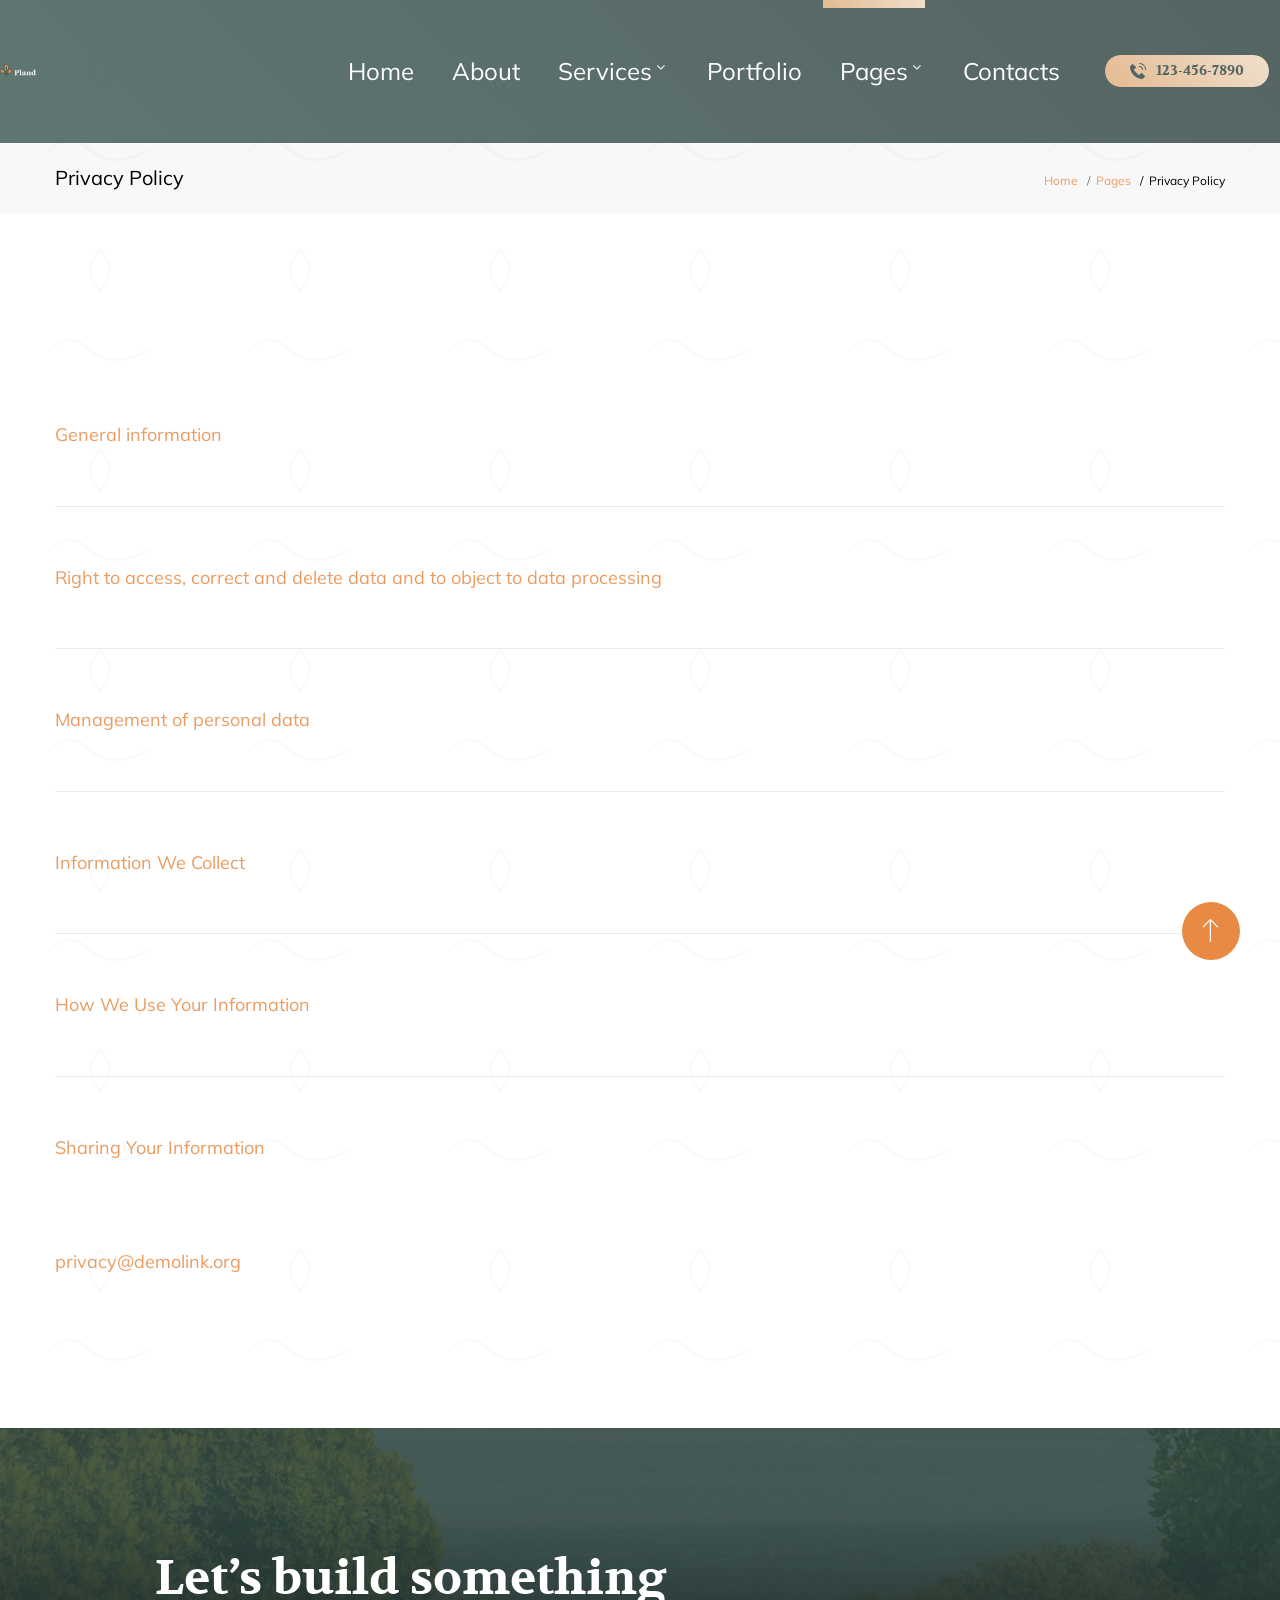
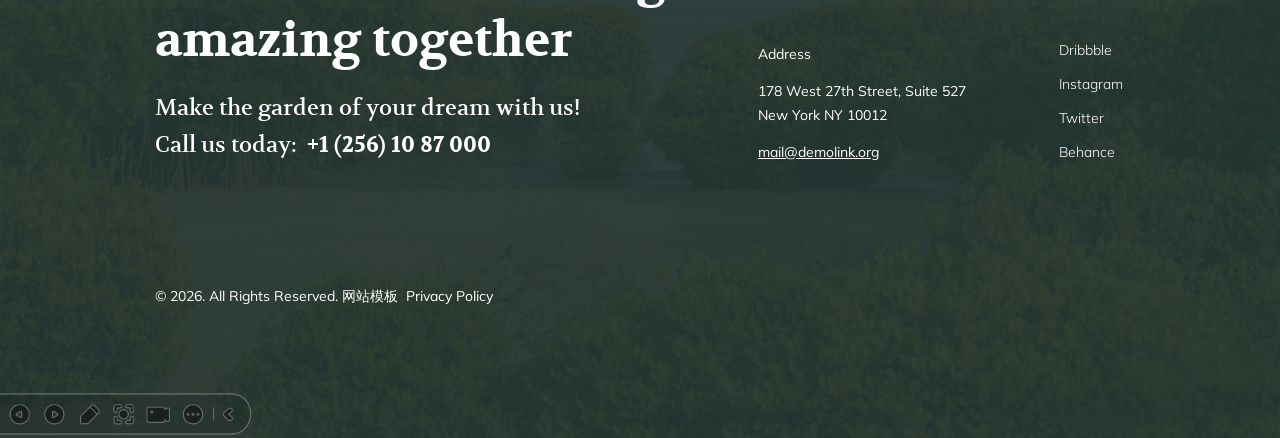
<file: privacy-policy.html>
<!DOCTYPE html>
<html class="wide wow-animation" lang="en">
  <head>
    <!-- Site Title-->
    <title>Privacy Policy</title>
    <meta name="format-detection" content="telephone=no">
    <meta name="viewport" content="width=device-width, height=device-height, initial-scale=1.0, maximum-scale=1.0, user-scalable=0">
    <meta http-equiv="X-UA-Compatible" content="IE=edge">
    <meta charset="utf-8">
    <link rel="icon" href="images/favicon.ico" type="image/x-icon">
    <!-- Stylesheets-->
    <link rel="stylesheet" type="text/css" href="https://fonts.googleapis.com/css2?family=Mulish:ital,wght@0,200;0,300;0,400;0,500;0,600;0,700;1,300;1,400&amp;family=Volkhov:wght@400;700&amp;display=swap">
    <link rel="stylesheet" href="css/bootstrap.css">
    <link rel="stylesheet" href="css/fonts.css">
    <link rel="stylesheet" href="css/style.css">
  </head>
  <body>
    <div id="page-loader">
      <div class="cssload-container">
        <div class="cssload-speeding-wheel"></div>
      </div>
    </div>
    <!-- Page-->
    <div class="page">
      <!-- Page header-->
      <header class="page-header">
        <!-- RD Navbar-->
        <div class="rd-navbar-wrap">
          <nav class="rd-navbar novi-bg novi-bg-img" data-layout="rd-navbar-fixed" data-sm-layout="rd-navbar-fixed" data-md-layout="rd-navbar-fixed" data-lg-layout="rd-navbar-fixed" data-xl-layout="rd-navbar-static" data-xxl-layout="rd-navbar-static" data-sm-device-layout="rd-navbar-fixed" data-md-device-layout="rd-navbar-fixed" data-lg-device-layout="rd-navbar-fixed" data-xl-device-layout="rd-navbar-static" data-xxl-device-layout="rd-navbar-static" data-stick-up-clone="false" data-sm-stick-up="true" data-md-stick-up="true" data-lg-stick-up="true" data-xl-stick-up="true" data-xxl-stick-up="true" data-lg-stick-up-offset="69px" data-xl-stick-up-offset="1px" data-xxl-stick-up-offset="1px">
            <div class="rd-navbar-inner">
              <!-- RD Navbar Panel-->
              <div class="rd-navbar-panel">
                <button class="rd-navbar-toggle" data-rd-navbar-toggle=".rd-navbar-nav-wrap"><span></span></button>
                <!-- RD Navbar Brand-->
                <div class="rd-navbar-brand">
                  <!-- Brand--><a class="brand" href="index.html"><img class="brand-logo-dark" src="images/logo-default-119x43.svg" alt="" width="119" height="43"/><img class="brand-logo-light" src="images/logo-inverse-119x43.svg" alt="" width="119" height="43"/></a>
                </div>
              </div>
              <!-- RD Navbar Nav-->
              <div class="rd-navbar-nav-wrap">
                <div class="rd-navbar-nav-wrap__element"><a class="button button-primary button-icon button-sm" href="tel:#">
                    <svg width="16" height="16" viewBox="0 0 16 16">
                      <path d="M9.5 0H9V1H9.5C10.2604 1 10.974 1.14583 11.6406 1.4375C12.3073 1.71875 12.8906 2.10938 13.3906 2.60938C13.8906 3.10938 14.2812 3.69271 14.5625 4.35938C14.8542 5.02604 15 5.73958 15 6.5V7H16V6.5C16 5.60417 15.8281 4.76042 15.4844 3.96875C15.151 3.17708 14.6875 2.48958 14.0938 1.90625C13.5104 1.3125 12.8229 0.848958 12.0312 0.515625C11.2396 0.171875 10.3958 0 9.5 0ZM13 7V6.5C13 6.02083 12.9062 5.56771 12.7188 5.14062C12.5417 4.71354 12.2917 4.34375 11.9688 4.03125C11.6562 3.70833 11.2865 3.45833 10.8594 3.28125C10.4323 3.09375 9.97917 3 9.5 3H9V4H9.5C10.1875 4 10.776 4.24479 11.2656 4.73438C11.7552 5.22396 12 5.8125 12 6.5V7H13ZM12.5938 16L14.8438 13.7344C14.9479 13.6406 15 13.526 15 13.3906C15 13.2448 14.9479 13.1198 14.8438 13.0156L11.8906 10.0625C11.7969 9.96875 11.6771 9.92188 11.5312 9.92188C11.3958 9.92188 11.2812 9.96875 11.1875 10.0625L8.92188 12.3281L3.67188 7.07812L5.9375 4.8125C6.03125 4.71875 6.07812 4.60417 6.07812 4.46875C6.07812 4.32292 6.03125 4.20312 5.9375 4.10938L2.98438 1.15625C2.88021 1.05208 2.75521 1 2.60938 1C2.47396 1 2.35938 1.05208 2.26562 1.15625L0 3.40625C0 5.14583 0.328125 6.78125 0.984375 8.3125C1.65104 9.84375 2.55208 11.1771 3.6875 12.3125C4.82292 13.4479 6.15625 14.3438 7.6875 15C9.21875 15.6667 10.8542 16 12.5938 16Z"></path>
                    </svg><span>123-456-7890</span></a></div>
                <ul class="rd-navbar-nav">
                  <li class="rd-nav-item"><a class="rd-nav-link" href="index.html">Home</a>
                  </li>
                  <li class="rd-nav-item"><a class="rd-nav-link" href="about.html">About</a>
                  </li>
                  <li class="rd-nav-item"><a class="rd-nav-link" href="services.html">Services</a>
                    <ul class="rd-menu rd-navbar-dropdown">
                      <li class="rd-dropdown-item"><a class="rd-dropdown-link" href="services.html">Services</a>
                      </li>
                      <li class="rd-dropdown-item"><a class="rd-dropdown-link" href="single-service.html">Single Service</a>
                      </li>
                    </ul>
                  </li>
                  <li class="rd-nav-item"><a class="rd-nav-link" href="portfolio.html">Portfolio</a>
                  </li>
                  <li class="rd-nav-item active"><a class="rd-nav-link" href="#">Pages</a>
                    <ul class="rd-menu rd-navbar-megamenu">
                      <li class="rd-megamenu-item">
                        <p class="rd-megamenu-header">Special Pages</p>
                        <ul class="rd-megamenu-list">
                          <li class="rd-megamenu-list-item"><a class="rd-megamenu-list-link" href="404-page.html">404 Page</a></li>
                          <li class="rd-megamenu-list-item"><a class="rd-megamenu-list-link" href="search-results.html">Search Results</a></li>
                          <li class="rd-megamenu-list-item"><a class="rd-megamenu-list-link" href="privacy-policy.html">Privacy Policy</a></li>
                          <li class="rd-megamenu-list-item"><a class="rd-megamenu-list-link" href="accordion.html">Accordion</a></li>
                        </ul>
                      </li>
                      <li class="rd-megamenu-item">
                        <p class="rd-megamenu-header">Elements</p>
                        <ul class="rd-megamenu-list">
                          <li class="rd-megamenu-list-item"><a class="rd-megamenu-list-link" href="buttons.html">Buttons</a></li>
                          <li class="rd-megamenu-list-item"><a class="rd-megamenu-list-link" href="typography.html">Typography</a></li>
                          <li class="rd-megamenu-list-item"><a class="rd-megamenu-list-link" href="tabs.html">Tabs</a></li>
                          <li class="rd-megamenu-list-item"><a class="rd-megamenu-list-link" href="contact-forms.html">Contact Forms</a></li>
                        </ul>
                      </li>
                    </ul>
                  </li>
                  <li class="rd-nav-item"><a class="rd-nav-link" href="contacts.html">Contacts</a>
                  </li>
                </ul>
              </div>
            </div>
          </nav>
        </div>
      </header>

      <!-- Breadcrumbs-->
      <section class="section novi-bg novi-bg-img breadcrumbs-custom">
        <div class="container">
          <div class="breadcrumbs-custom__inner">
            <p class="breadcrumbs-custom__title">Privacy Policy</p>
            <ul class="breadcrumbs-custom__path">
              <li><a href="index.html">Home</a></li>
              <li><a href="#">Pages</a></li>
              <li class="active">Privacy Policy</li>
            </ul>
          </div>
        </div>
      </section>

      <!-- Privacy Policy-->
      <section class="section novi-bg novi-bg-img section-lg bg-default">
        <div class="container">
          <!-- Accordion-->
          <div id="accordion5" role="tablist">
            <!--Bootstrap card-->
            <article class="card card-custom card-classic">
              <div class="card-custom-heading" role="tab">
                <h5 class="card-custom-title"></h5><a class="collapsed" id="accordion5-card-head-ffitksur" data-bs-toggle="collapse" data-parent="#accordion5" href="#accordion5-card-body-fudltwnq" aria-controls="accordion5-card-body-fudltwnq" aria-expanded="false" role="button">General information</a>
                <div class="card-arrow"></div>
              </div>
              <div class="collapse card-custom-collapse" id="accordion5-card-body-fudltwnq" aria-labelledby="accordion5-card-head-ffitksur" data-parent="#accordion5" role="tabpanel">
                <div class="card-custom-body">
                  <p>Welcome to our Privacy Policy page! When you use our web site services, you trust us with your information. This Privacy Policy is meant to help you understand what data we collect, why we collect it, and what we do with it. When you share information with us, we can make our services even better for you. For instance, we can show you more relevant search results and ads, help you connect with people or to make sharing with others quicker and easier. As you use our services, we want you to be clear how we’re using information and the ways in which you can protect your privacy. This is important; we hope you will take time to read it carefully. Remember, you can find controls to manage your information and protect your privacy and security. We’ve tried to keep it as simple as possible.</p>
                </div>
              </div>
            </article>
            <!--Bootstrap card-->
            <article class="card card-custom card-classic">
              <div class="card-custom-heading" role="tab">
                <h5 class="card-custom-title"></h5><a class="collapsed" id="accordion5-card-head-pbyjdixl" data-bs-toggle="collapse" data-parent="#accordion5" href="#accordion5-card-body-iglwrdxe" aria-controls="accordion5-card-body-iglwrdxe" aria-expanded="false" role="button">Right to access, correct and delete data and to object to data processing</a>
                <div class="card-arrow"></div>
              </div>
              <div class="collapse card-custom-collapse" id="accordion5-card-body-iglwrdxe" aria-labelledby="accordion5-card-head-pbyjdixl" data-parent="#accordion5" role="tabpanel">
                <div class="card-custom-body">
                  <p>Our customers have the right to access, correct and delete personal data relating to them, and to object to the processing of such data, by addressing a written request, at any time. The Company makes every effort to put in place suitable precautions to safeguard the security and privacy of personal data, and to prevent it from being altered, corrupted, destroyed or accessed by unauthorized third parties. However, the Company does not control each and every risk related to the use of the Internet, and therefore warns the Site users of the potential risks involved in the functioning and use of the Internet. The Site may include links to other web sites or other internet sources. As the Company cannot control these web sites and external sources, the Company cannot be held responsible for the provision or display of these web sites and external sources, and may not be held liable for the content, advertising, products, services or any other material available on or from these web sites or external sources.</p>
                </div>
              </div>
            </article>
            <!--Bootstrap card-->
            <article class="card card-custom card-classic">
              <div class="card-custom-heading" role="tab">
                <h5 class="card-custom-title"></h5><a class="collapsed" id="accordion5-card-head-dphoytwo" data-bs-toggle="collapse" data-parent="#accordion5" href="#accordion5-card-body-fnqjfyxh" aria-controls="accordion5-card-body-fnqjfyxh" aria-expanded="false" role="button">Management of personal data</a>
                <div class="card-arrow"></div>
              </div>
              <div class="collapse card-custom-collapse" id="accordion5-card-body-fnqjfyxh" aria-labelledby="accordion5-card-head-dphoytwo" data-parent="#accordion5" role="tabpanel">
                <div class="card-custom-body">
                  <p>You can view or edit your personal data online for many of our services. You can also make choices about our collection and use of your data. How you can access or control your personal data will depend on which services you use. You can choose whether you wish to receive promotional communications from our web site by email, SMS, physical mail, and telephone. If you receive promotional email or SMS messages from us and would like to opt out, you can do so by following the directions in that message. You can also make choices about the receipt of promotional email, telephone calls, and postal mail by visiting and signing into Company Promotional Communications Manager, which allows you to update contact information, manage contact preferences, opt out of email subscriptions, and choose whether to share your contact information with our partners. These choices do not apply to mandatory service communications that are part of certain web site services.</p>
                </div>
              </div>
            </article>
            <!--Bootstrap card-->
            <article class="card card-custom card-classic">
              <div class="card-custom-heading" role="tab">
                <h5 class="card-custom-title"></h5><a class="collapsed" id="accordion5-card-head-abmywgho" data-bs-toggle="collapse" data-parent="#accordion5" href="#accordion5-card-body-fbmnlppl" aria-controls="accordion5-card-body-fbmnlppl" aria-expanded="false" role="button">Information We Collect</a>
                <div class="card-arrow"></div>
              </div>
              <div class="collapse card-custom-collapse" id="accordion5-card-body-fbmnlppl" aria-labelledby="accordion5-card-head-abmywgho" data-parent="#accordion5" role="tabpanel">
                <div class="card-custom-body">
                  <p>Our store collects data to operate effectively and provide you the best experiences with our services. You provide some of this data directly, such as when you create a personal account. We get some of it by recording how you interact with our services by, for example, using technologies like cookies, and receiving error reports or usage data from software running on your device. We also obtain data from third parties (including other companies). For example, we supplement the data we collect by purchasing demographic data from other companies. We also use services from other companies to help us determine a location based on your IP address in order to customize certain services to your location. The data we collect depends on the services and features you use.</p>
                </div>
              </div>
            </article>
            <!--Bootstrap card-->
            <article class="card card-custom card-classic">
              <div class="card-custom-heading" role="tab">
                <h5 class="card-custom-title"></h5><a class="collapsed" id="accordion5-card-head-vrsoghdu" data-bs-toggle="collapse" data-parent="#accordion5" href="#accordion5-card-body-bcuypfnt" aria-controls="accordion5-card-body-bcuypfnt" aria-expanded="false" role="button">How We Use Your Information</a>
                <div class="card-arrow"></div>
              </div>
              <div class="collapse card-custom-collapse" id="accordion5-card-body-bcuypfnt" aria-labelledby="accordion5-card-head-vrsoghdu" data-parent="#accordion5" role="tabpanel">
                <div class="card-custom-body">
                  <p>Our web site uses the data we collect for three basic purposes: to operate our business and provide (including improving and personalizing) the services we offer, to send communications, including promotional communications, and to display advertising. In carrying out these purposes, we combine data we collect through the various web site services you use to give you a more seamless, consistent and personalized experience. However, to enhance privacy, we have built in technological and procedural safeguards designed to prevent certain data combinations. For example, we store data we collect from you when you are unauthenticated (not signed in) separately from any account information that directly identifies you, such as your name, email address or phone number.</p>
                </div>
              </div>
            </article>
            <!--Bootstrap card-->
            <article class="card card-custom card-classic">
              <div class="card-custom-heading" role="tab">
                <h5 class="card-custom-title"></h5><a class="collapsed" id="accordion5-card-head-hdkqhxkr" data-bs-toggle="collapse" data-parent="#accordion5" href="#accordion5-card-body-oeltbjvp" aria-controls="accordion5-card-body-oeltbjvp" aria-expanded="false" role="button">Sharing Your Information</a>
                <div class="card-arrow"></div>
              </div>
              <div class="collapse card-custom-collapse" id="accordion5-card-body-oeltbjvp" aria-labelledby="accordion5-card-head-hdkqhxkr" data-parent="#accordion5" role="tabpanel">
                <div class="card-custom-body">
                  <p>We share your personal data with your consent or as necessary to complete any transaction or provide any service you have requested or authorized. For example, we share your content with third parties when you tell us to do so. When you provide payment data to make a purchase, we will share payment data with banks and other entities that process payment transactions or provide other financial services, and for fraud prevention and credit risk reduction. In addition, we share personal data among our controlled affiliates and subsidiaries. We also share personal data with vendors or agents working on our behalf for the purposes described in this statement. For example, companies we've hired to provide customer service support or assist in protecting and securing our systems and services may need access to personal data in order to provide those functions. In such cases, these companies must abide by our data privacy and security requirements and are not allowed to use personal data they receive from us for any other purpose. We may also disclose personal data as part of a corporate transaction such as a merger or sale of assets.</p>
                </div>
              </div>
            </article>
          </div>
          <p><a href="mailto:#">privacy@demolink.org</a></p>
        </div>
      </section>

      <!-- Page Footer-->
      <footer class="section footer bg-secondary">
        <div class="container">
          <div class="row row-50 align-items-end">
            <div class="col-lg-6 offset-xl-1">
              <h2>Let’s build something amazing together</h2>
              <h4 class="fw-normal">Make the garden of your dream with us!</h4>
              <h4 class="fw-normal">Call us today:&nbsp;&nbsp;<a class="fw-bold" href="tel:#">+1 (256) 10 87 000</a></h4>
            </div>
            <div class="col-lg-3 col-sm-6">
              <div class="small">Address</div>
              <div class="small"><a href="#">178 West 27th Street, Suite 527 <br> New York NY 10012</a></div>
              <div class="small"><a href="mailto:#">mail@demolink.org</a></div>
            </div>
            <div class="col-xl-2 col-lg-3 col-sm-6">
              <ul class="footer-link-list small">
                <li class="footer-link-item"><a class="footer-link fw-light" href="#">Dribbble</a></li>
                <li class="footer-link-item"><a class="footer-link fw-light" href="#">Instagram</a></li>
                <li class="footer-link-item"><a class="footer-link fw-light" href="#">Twitter</a></li>
                <li class="footer-link-item"><a class="footer-link fw-light" href="#">Behance</a></li>
              </ul>
            </div>
          </div>
          <div class="row">
            <div class="col-auto offset-xl-1">
              <p class="rights small"><span>&copy;&nbsp;</span><span class="copyright-year"></span><span>.&nbsp;</span><span>All Rights Reserved.</span><span>&nbsp;</span><a target="_blank" href="https://www.mobanwang.com/" title="网站模板">网站模板</a>&nbsp;&nbsp;<a href="privacy-policy.html">Privacy Policy</a></p>
            </div>
          </div>
        </div>
      </footer>
    </div>
    <!-- Global Mailform Output-->
    <div class="snackbars" id="form-output-global"></div>
    <!-- Javascript-->
    <script src="js/core.min.js"></script>
    <script src="js/script.js"></script>
    <!-- coded by kraken-->
  </body>
</html>
</file>
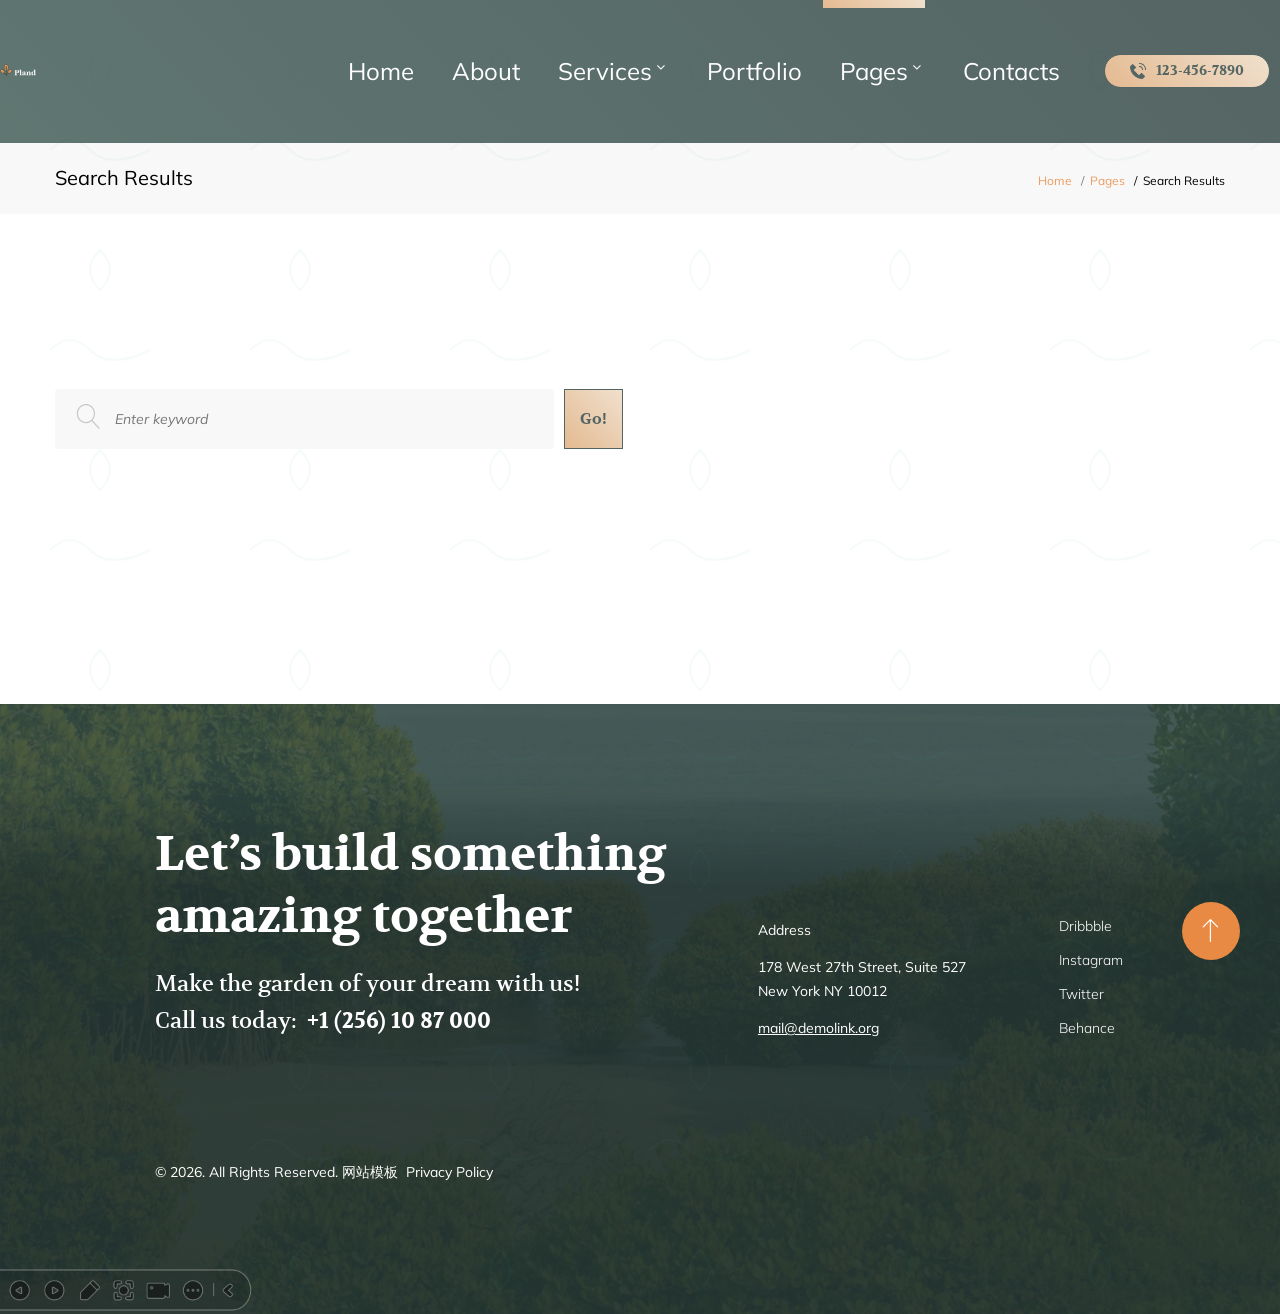
<file: search-results.html>
<!DOCTYPE html>
<html class="wide wow-animation" lang="en">
  <head>
    <!-- Site Title-->
    <title>Search results</title>
    <meta name="format-detection" content="telephone=no">
    <meta name="viewport" content="width=device-width, height=device-height, initial-scale=1.0, maximum-scale=1.0, user-scalable=0">
    <meta http-equiv="X-UA-Compatible" content="IE=edge">
    <meta charset="utf-8">
    <link rel="icon" href="images/favicon.ico" type="image/x-icon">
    <!-- Stylesheets-->
    <link rel="stylesheet" type="text/css" href="https://fonts.googleapis.com/css2?family=Mulish:ital,wght@0,200;0,300;0,400;0,500;0,600;0,700;1,300;1,400&amp;family=Volkhov:wght@400;700&amp;display=swap">
    <link rel="stylesheet" href="css/bootstrap.css">
    <link rel="stylesheet" href="css/fonts.css">
    <link rel="stylesheet" href="css/style.css">
  </head>
  <body>
    <div id="page-loader">
      <div class="cssload-container">
        <div class="cssload-speeding-wheel"></div>
      </div>
    </div>
    <!-- Page-->
    <div class="page">
      <!-- Page header-->
      <header class="page-header">
        <!-- RD Navbar-->
        <div class="rd-navbar-wrap">
          <nav class="rd-navbar novi-bg novi-bg-img" data-layout="rd-navbar-fixed" data-sm-layout="rd-navbar-fixed" data-md-layout="rd-navbar-fixed" data-lg-layout="rd-navbar-fixed" data-xl-layout="rd-navbar-static" data-xxl-layout="rd-navbar-static" data-sm-device-layout="rd-navbar-fixed" data-md-device-layout="rd-navbar-fixed" data-lg-device-layout="rd-navbar-fixed" data-xl-device-layout="rd-navbar-static" data-xxl-device-layout="rd-navbar-static" data-stick-up-clone="false" data-sm-stick-up="true" data-md-stick-up="true" data-lg-stick-up="true" data-xl-stick-up="true" data-xxl-stick-up="true" data-lg-stick-up-offset="69px" data-xl-stick-up-offset="1px" data-xxl-stick-up-offset="1px">
            <div class="rd-navbar-inner">
              <!-- RD Navbar Panel-->
              <div class="rd-navbar-panel">
                <button class="rd-navbar-toggle" data-rd-navbar-toggle=".rd-navbar-nav-wrap"><span></span></button>
                <!-- RD Navbar Brand-->
                <div class="rd-navbar-brand">
                  <!-- Brand--><a class="brand" href="index.html"><img class="brand-logo-dark" src="images/logo-default-119x43.svg" alt="" width="119" height="43"/><img class="brand-logo-light" src="images/logo-inverse-119x43.svg" alt="" width="119" height="43"/></a>
                </div>
              </div>
              <!-- RD Navbar Nav-->
              <div class="rd-navbar-nav-wrap">
                <div class="rd-navbar-nav-wrap__element"><a class="button button-primary button-icon button-sm" href="tel:#">
                    <svg width="16" height="16" viewBox="0 0 16 16">
                      <path d="M9.5 0H9V1H9.5C10.2604 1 10.974 1.14583 11.6406 1.4375C12.3073 1.71875 12.8906 2.10938 13.3906 2.60938C13.8906 3.10938 14.2812 3.69271 14.5625 4.35938C14.8542 5.02604 15 5.73958 15 6.5V7H16V6.5C16 5.60417 15.8281 4.76042 15.4844 3.96875C15.151 3.17708 14.6875 2.48958 14.0938 1.90625C13.5104 1.3125 12.8229 0.848958 12.0312 0.515625C11.2396 0.171875 10.3958 0 9.5 0ZM13 7V6.5C13 6.02083 12.9062 5.56771 12.7188 5.14062C12.5417 4.71354 12.2917 4.34375 11.9688 4.03125C11.6562 3.70833 11.2865 3.45833 10.8594 3.28125C10.4323 3.09375 9.97917 3 9.5 3H9V4H9.5C10.1875 4 10.776 4.24479 11.2656 4.73438C11.7552 5.22396 12 5.8125 12 6.5V7H13ZM12.5938 16L14.8438 13.7344C14.9479 13.6406 15 13.526 15 13.3906C15 13.2448 14.9479 13.1198 14.8438 13.0156L11.8906 10.0625C11.7969 9.96875 11.6771 9.92188 11.5312 9.92188C11.3958 9.92188 11.2812 9.96875 11.1875 10.0625L8.92188 12.3281L3.67188 7.07812L5.9375 4.8125C6.03125 4.71875 6.07812 4.60417 6.07812 4.46875C6.07812 4.32292 6.03125 4.20312 5.9375 4.10938L2.98438 1.15625C2.88021 1.05208 2.75521 1 2.60938 1C2.47396 1 2.35938 1.05208 2.26562 1.15625L0 3.40625C0 5.14583 0.328125 6.78125 0.984375 8.3125C1.65104 9.84375 2.55208 11.1771 3.6875 12.3125C4.82292 13.4479 6.15625 14.3438 7.6875 15C9.21875 15.6667 10.8542 16 12.5938 16Z"></path>
                    </svg><span>123-456-7890</span></a></div>
                <ul class="rd-navbar-nav">
                  <li class="rd-nav-item"><a class="rd-nav-link" href="index.html">Home</a>
                  </li>
                  <li class="rd-nav-item"><a class="rd-nav-link" href="about.html">About</a>
                  </li>
                  <li class="rd-nav-item"><a class="rd-nav-link" href="services.html">Services</a>
                    <ul class="rd-menu rd-navbar-dropdown">
                      <li class="rd-dropdown-item"><a class="rd-dropdown-link" href="services.html">Services</a>
                      </li>
                      <li class="rd-dropdown-item"><a class="rd-dropdown-link" href="single-service.html">Single Service</a>
                      </li>
                    </ul>
                  </li>
                  <li class="rd-nav-item"><a class="rd-nav-link" href="portfolio.html">Portfolio</a>
                  </li>
                  <li class="rd-nav-item active"><a class="rd-nav-link" href="#">Pages</a>
                    <ul class="rd-menu rd-navbar-megamenu">
                      <li class="rd-megamenu-item">
                        <p class="rd-megamenu-header">Special Pages</p>
                        <ul class="rd-megamenu-list">
                          <li class="rd-megamenu-list-item"><a class="rd-megamenu-list-link" href="404-page.html">404 Page</a></li>
                          <li class="rd-megamenu-list-item"><a class="rd-megamenu-list-link" href="search-results.html">Search Results</a></li>
                          <li class="rd-megamenu-list-item"><a class="rd-megamenu-list-link" href="privacy-policy.html">Privacy Policy</a></li>
                          <li class="rd-megamenu-list-item"><a class="rd-megamenu-list-link" href="accordion.html">Accordion</a></li>
                        </ul>
                      </li>
                      <li class="rd-megamenu-item">
                        <p class="rd-megamenu-header">Elements</p>
                        <ul class="rd-megamenu-list">
                          <li class="rd-megamenu-list-item"><a class="rd-megamenu-list-link" href="buttons.html">Buttons</a></li>
                          <li class="rd-megamenu-list-item"><a class="rd-megamenu-list-link" href="typography.html">Typography</a></li>
                          <li class="rd-megamenu-list-item"><a class="rd-megamenu-list-link" href="tabs.html">Tabs</a></li>
                          <li class="rd-megamenu-list-item"><a class="rd-megamenu-list-link" href="contact-forms.html">Contact Forms</a></li>
                        </ul>
                      </li>
                    </ul>
                  </li>
                  <li class="rd-nav-item"><a class="rd-nav-link" href="contacts.html">Contacts</a>
                  </li>
                </ul>
              </div>
            </div>
          </nav>
        </div>
      </header>

      <!-- Breadcrumbs-->
      <section class="section novi-bg novi-bg-img breadcrumbs-custom">
        <div class="container">
          <div class="breadcrumbs-custom__inner">
            <p class="breadcrumbs-custom__title">Search Results</p>
            <ul class="breadcrumbs-custom__path">
              <li><a href="index.html">Home</a></li>
              <li><a href="#">Pages</a></li>
              <li class="active">Search Results</li>
            </ul>
          </div>
        </div>
      </section>

      <!-- Page Content-->
      <section class="section novi-bg novi-bg-img section-xl bg-default">
        <div class="container">
          <div class="row row-fix">
            <div class="col-md-6">
              <!-- RD Search-->
              <form class="rd-search rd-mailform-inline-flex" action="search-results.html" method="GET" data-search-live="rd-search-results-live">
                <div class="form-wrap form-wrap_icon"><span class="novi-icon form-icon linear-icon-magnifier"></span>
                  <label class="form-label" for="rd-search-form-input">Enter  keyword</label>
                  <input class="form-input" id="rd-search-form-input" type="text" name="s" autocomplete="off">
                </div>
                <button class="button button-primary" type="submit">Go!</button>
              </form>
            </div>
          </div>
          <div class="rd-search-results"></div>
        </div>
      </section>
      <!-- Page Footer-->
      <footer class="section footer bg-secondary">
        <div class="container">
          <div class="row row-50 align-items-end">
            <div class="col-lg-6 offset-xl-1">
              <h2>Let’s build something amazing together</h2>
              <h4 class="fw-normal">Make the garden of your dream with us!</h4>
              <h4 class="fw-normal">Call us today:&nbsp;&nbsp;<a class="fw-bold" href="tel:#">+1 (256) 10 87 000</a></h4>
            </div>
            <div class="col-lg-3 col-sm-6">
              <div class="small">Address</div>
              <div class="small"><a href="#">178 West 27th Street, Suite 527 <br> New York NY 10012</a></div>
              <div class="small"><a href="mailto:#">mail@demolink.org</a></div>
            </div>
            <div class="col-xl-2 col-lg-3 col-sm-6">
              <ul class="footer-link-list small">
                <li class="footer-link-item"><a class="footer-link fw-light" href="#">Dribbble</a></li>
                <li class="footer-link-item"><a class="footer-link fw-light" href="#">Instagram</a></li>
                <li class="footer-link-item"><a class="footer-link fw-light" href="#">Twitter</a></li>
                <li class="footer-link-item"><a class="footer-link fw-light" href="#">Behance</a></li>
              </ul>
            </div>
          </div>
          <div class="row">
            <div class="col-auto offset-xl-1">
              <p class="rights small"><span>&copy;&nbsp;</span><span class="copyright-year"></span><span>.&nbsp;</span><span>All Rights Reserved.</span><span>&nbsp;</span><a target="_blank" href="https://www.mobanwang.com/" title="网站模板">网站模板</a>&nbsp;&nbsp;<a href="privacy-policy.html">Privacy Policy</a></p>
            </div>
          </div>
        </div>
      </footer>
    </div>
    <!-- Global Mailform Output-->
    <div class="snackbars" id="form-output-global"></div>
    <!-- Javascript-->
    <script src="js/core.min.js"></script>
    <script src="js/script.js"></script>
  </body>
</html>
</file>
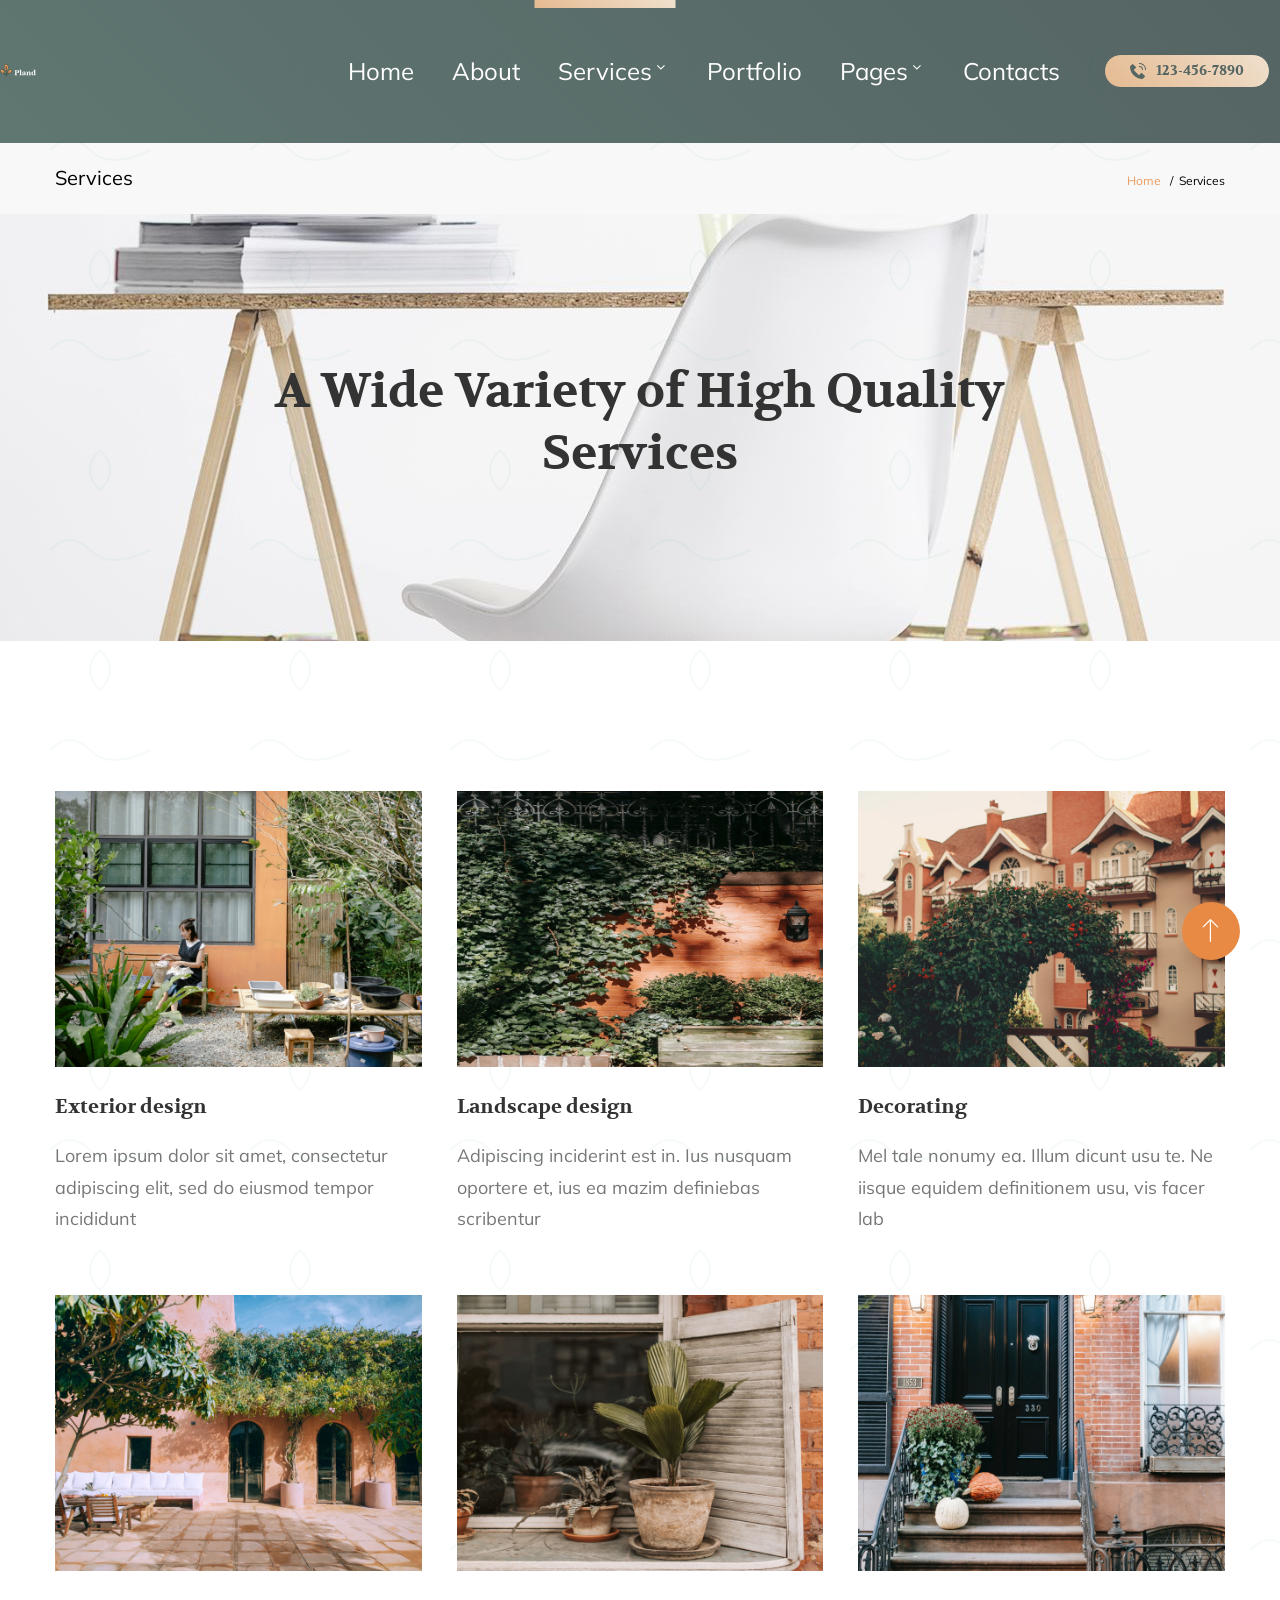
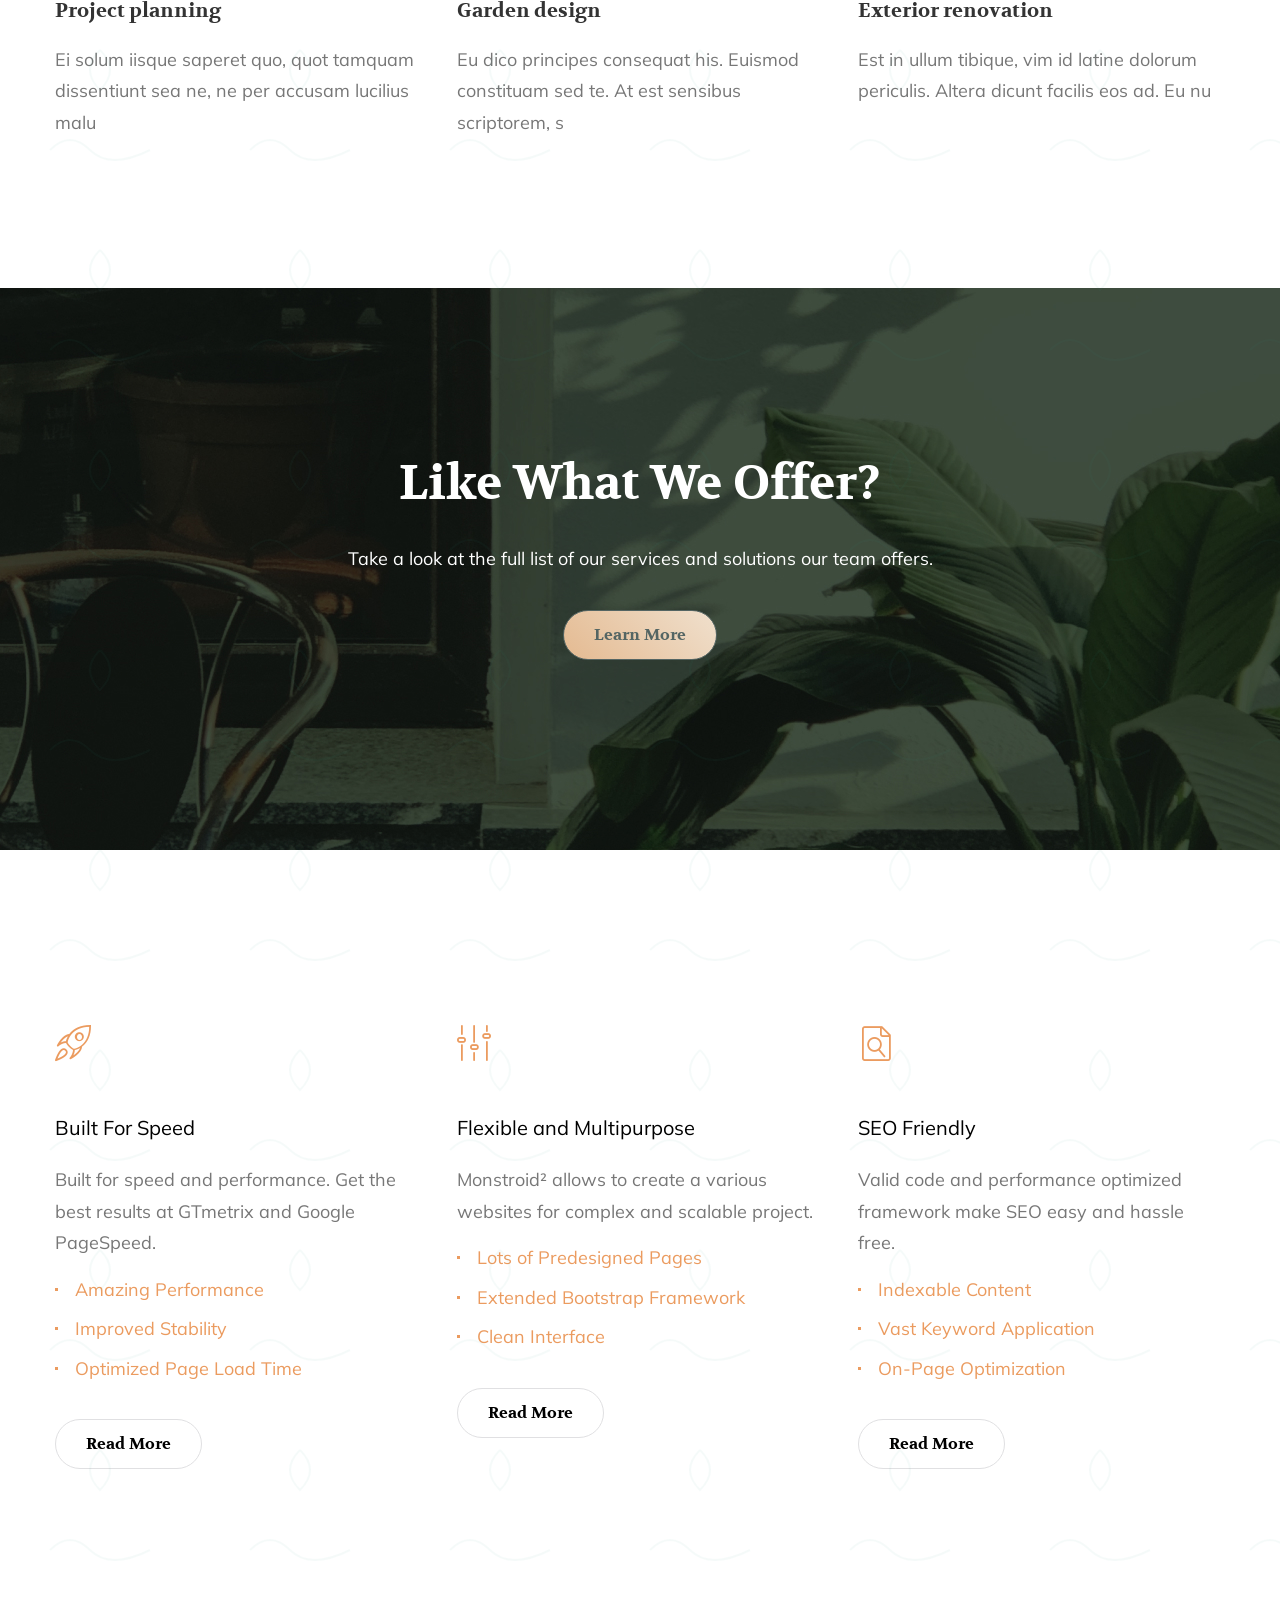
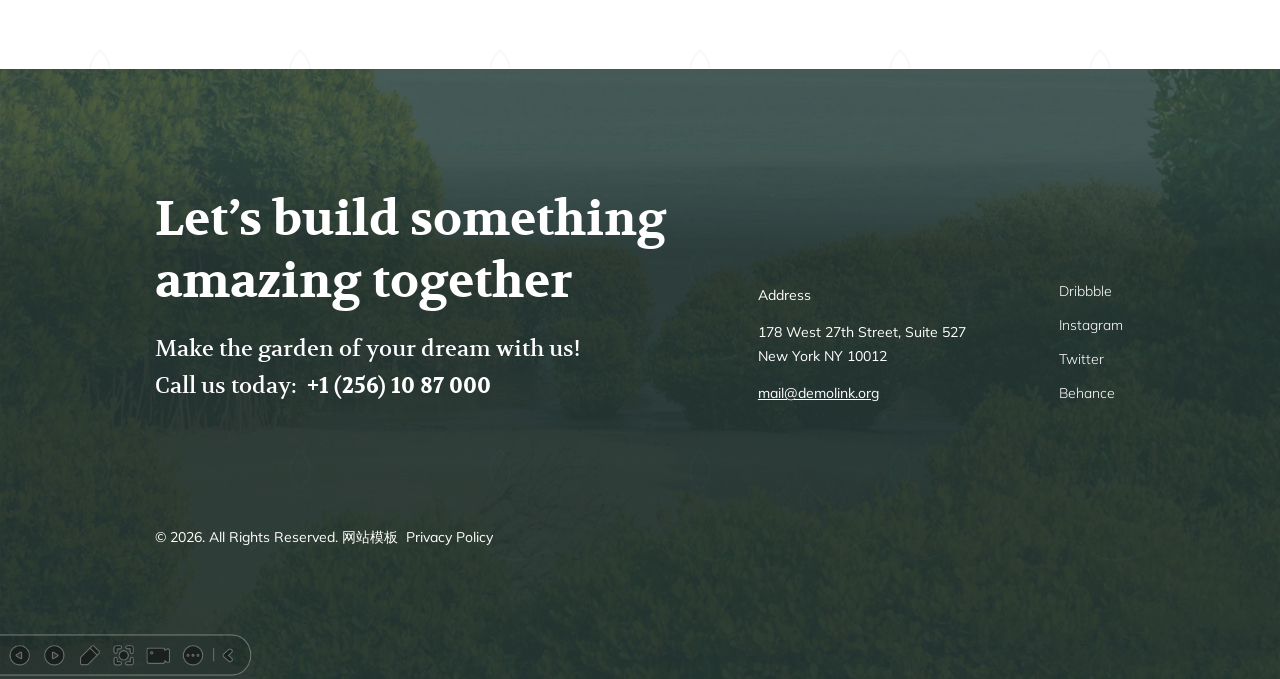
<file: services.html>
<!DOCTYPE html>
<html class="wide wow-animation" lang="en">
  <head>
    <!-- Site Title-->
    <title>Services</title>
    <meta name="format-detection" content="telephone=no">
    <meta name="viewport" content="width=device-width, height=device-height, initial-scale=1.0, maximum-scale=1.0, user-scalable=0">
    <meta http-equiv="X-UA-Compatible" content="IE=edge">
    <meta charset="utf-8">
    <link rel="icon" href="images/favicon.ico" type="image/x-icon">
    <!-- Stylesheets-->
    <link rel="stylesheet" type="text/css" href="https://fonts.googleapis.com/css2?family=Mulish:ital,wght@0,200;0,300;0,400;0,500;0,600;0,700;1,300;1,400&amp;family=Volkhov:wght@400;700&amp;display=swap">
    <link rel="stylesheet" href="css/bootstrap.css">
    <link rel="stylesheet" href="css/fonts.css">
    <link rel="stylesheet" href="css/style.css">
  </head>
  <body>
    <div id="page-loader">
      <div class="cssload-container">
        <div class="cssload-speeding-wheel"></div>
      </div>
    </div>
    <!-- Page-->
    <div class="page">
      <!-- Page header-->
      <header class="page-header">
        <!-- RD Navbar-->
        <div class="rd-navbar-wrap">
          <nav class="rd-navbar novi-bg novi-bg-img" data-layout="rd-navbar-fixed" data-sm-layout="rd-navbar-fixed" data-md-layout="rd-navbar-fixed" data-lg-layout="rd-navbar-fixed" data-xl-layout="rd-navbar-static" data-xxl-layout="rd-navbar-static" data-sm-device-layout="rd-navbar-fixed" data-md-device-layout="rd-navbar-fixed" data-lg-device-layout="rd-navbar-fixed" data-xl-device-layout="rd-navbar-static" data-xxl-device-layout="rd-navbar-static" data-stick-up-clone="false" data-sm-stick-up="true" data-md-stick-up="true" data-lg-stick-up="true" data-xl-stick-up="true" data-xxl-stick-up="true" data-lg-stick-up-offset="69px" data-xl-stick-up-offset="1px" data-xxl-stick-up-offset="1px">
            <div class="rd-navbar-inner">
              <!-- RD Navbar Panel-->
              <div class="rd-navbar-panel">
                <button class="rd-navbar-toggle" data-rd-navbar-toggle=".rd-navbar-nav-wrap"><span></span></button>
                <!-- RD Navbar Brand-->
                <div class="rd-navbar-brand">
                  <!-- Brand--><a class="brand" href="index.html"><img class="brand-logo-dark" src="images/logo-default-119x43.svg" alt="" width="119" height="43"/><img class="brand-logo-light" src="images/logo-inverse-119x43.svg" alt="" width="119" height="43"/></a>
                </div>
              </div>
              <!-- RD Navbar Nav-->
              <div class="rd-navbar-nav-wrap">
                <div class="rd-navbar-nav-wrap__element"><a class="button button-primary button-icon button-sm" href="tel:#">
                    <svg width="16" height="16" viewBox="0 0 16 16">
                      <path d="M9.5 0H9V1H9.5C10.2604 1 10.974 1.14583 11.6406 1.4375C12.3073 1.71875 12.8906 2.10938 13.3906 2.60938C13.8906 3.10938 14.2812 3.69271 14.5625 4.35938C14.8542 5.02604 15 5.73958 15 6.5V7H16V6.5C16 5.60417 15.8281 4.76042 15.4844 3.96875C15.151 3.17708 14.6875 2.48958 14.0938 1.90625C13.5104 1.3125 12.8229 0.848958 12.0312 0.515625C11.2396 0.171875 10.3958 0 9.5 0ZM13 7V6.5C13 6.02083 12.9062 5.56771 12.7188 5.14062C12.5417 4.71354 12.2917 4.34375 11.9688 4.03125C11.6562 3.70833 11.2865 3.45833 10.8594 3.28125C10.4323 3.09375 9.97917 3 9.5 3H9V4H9.5C10.1875 4 10.776 4.24479 11.2656 4.73438C11.7552 5.22396 12 5.8125 12 6.5V7H13ZM12.5938 16L14.8438 13.7344C14.9479 13.6406 15 13.526 15 13.3906C15 13.2448 14.9479 13.1198 14.8438 13.0156L11.8906 10.0625C11.7969 9.96875 11.6771 9.92188 11.5312 9.92188C11.3958 9.92188 11.2812 9.96875 11.1875 10.0625L8.92188 12.3281L3.67188 7.07812L5.9375 4.8125C6.03125 4.71875 6.07812 4.60417 6.07812 4.46875C6.07812 4.32292 6.03125 4.20312 5.9375 4.10938L2.98438 1.15625C2.88021 1.05208 2.75521 1 2.60938 1C2.47396 1 2.35938 1.05208 2.26562 1.15625L0 3.40625C0 5.14583 0.328125 6.78125 0.984375 8.3125C1.65104 9.84375 2.55208 11.1771 3.6875 12.3125C4.82292 13.4479 6.15625 14.3438 7.6875 15C9.21875 15.6667 10.8542 16 12.5938 16Z"></path>
                    </svg><span>123-456-7890</span></a></div>
                <ul class="rd-navbar-nav">
                  <li class="rd-nav-item"><a class="rd-nav-link" href="index.html">Home</a>
                  </li>
                  <li class="rd-nav-item"><a class="rd-nav-link" href="about.html">About</a>
                  </li>
                  <li class="rd-nav-item active"><a class="rd-nav-link" href="services.html">Services</a>
                    <ul class="rd-menu rd-navbar-dropdown">
                      <li class="rd-dropdown-item"><a class="rd-dropdown-link" href="services.html">Services</a>
                      </li>
                      <li class="rd-dropdown-item"><a class="rd-dropdown-link" href="single-service.html">Single Service</a>
                      </li>
                    </ul>
                  </li>
                  <li class="rd-nav-item"><a class="rd-nav-link" href="portfolio.html">Portfolio</a>
                  </li>
                  <li class="rd-nav-item"><a class="rd-nav-link" href="#">Pages</a>
                    <ul class="rd-menu rd-navbar-megamenu">
                      <li class="rd-megamenu-item">
                        <p class="rd-megamenu-header">Special Pages</p>
                        <ul class="rd-megamenu-list">
                          <li class="rd-megamenu-list-item"><a class="rd-megamenu-list-link" href="404-page.html">404 Page</a></li>
                          <li class="rd-megamenu-list-item"><a class="rd-megamenu-list-link" href="search-results.html">Search Results</a></li>
                          <li class="rd-megamenu-list-item"><a class="rd-megamenu-list-link" href="privacy-policy.html">Privacy Policy</a></li>
                          <li class="rd-megamenu-list-item"><a class="rd-megamenu-list-link" href="accordion.html">Accordion</a></li>
                        </ul>
                      </li>
                      <li class="rd-megamenu-item">
                        <p class="rd-megamenu-header">Elements</p>
                        <ul class="rd-megamenu-list">
                          <li class="rd-megamenu-list-item"><a class="rd-megamenu-list-link" href="buttons.html">Buttons</a></li>
                          <li class="rd-megamenu-list-item"><a class="rd-megamenu-list-link" href="typography.html">Typography</a></li>
                          <li class="rd-megamenu-list-item"><a class="rd-megamenu-list-link" href="tabs.html">Tabs</a></li>
                          <li class="rd-megamenu-list-item"><a class="rd-megamenu-list-link" href="contact-forms.html">Contact Forms</a></li>
                        </ul>
                      </li>
                    </ul>
                  </li>
                  <li class="rd-nav-item"><a class="rd-nav-link" href="contacts.html">Contacts</a>
                  </li>
                </ul>
              </div>
            </div>
          </nav>
        </div>
      </header>

      <!-- Breadcrumbs-->
      <section class="section novi-bg novi-bg-img breadcrumbs-custom">
        <div class="container">
          <div class="breadcrumbs-custom__inner">
            <p class="breadcrumbs-custom__title">Services</p>
            <ul class="breadcrumbs-custom__path">
              <li><a href="index.html">Home</a></li>
              <li class="active">Services</li>
            </ul>
          </div>
        </div>
      </section>

      <section class="section parallax-container parallax-header context-light" data-parallax-img="images/parallax-04.jpg">
        <div class="parallax-content">
          <div class="parallax-header__inner">
            <div class="parallax-header__content">
              <div class="container">
                <div class="row row-fix justify-content-sm-center">
                  <div class="col-md-10 col-xl-8">
                    <h2>A Wide Variety of High Quality Services</h2>
                  </div>
                </div>
              </div>
            </div>
          </div>
        </div>
      </section>

      <section class="section novi-bg novi-bg-img section-lg bg-default">
        <div class="container">
          <div class="row row-60">
            <div class="col-md-6 col-xl-4">
              <div class="thumbnail-classic"><img src="images/services-1-418x315.jpg" alt="" width="418" height="315"/>
                <div class="caption">
                  <h5><a class="thumbnail-classic-title" href="single-service.html">Exterior design</a></h5>
                  <p>Lorem ipsum dolor sit amet, consectetur adipiscing elit, sed do eiusmod tempor incididunt</p>
                </div>
              </div>
            </div>
            <div class="col-md-6 col-xl-4">
              <div class="thumbnail-classic"><img src="images/services-2-418x315.jpg" alt="" width="418" height="315"/>
                <div class="caption">
                  <h5><a class="thumbnail-classic-title" href="single-service.html">Landscape design</a></h5>
                  <p>Adipiscing inciderint est in. Ius nusquam oportere et, ius ea mazim definiebas scribentur</p>
                </div>
              </div>
            </div>
            <div class="col-md-6 col-xl-4">
              <div class="thumbnail-classic"><img src="images/services-3-418x315.jpg" alt="" width="418" height="315"/>
                <div class="caption">
                  <h5><a class="thumbnail-classic-title" href="single-service.html">Decorating</a></h5>
                  <p>Mel tale nonumy ea. Illum dicunt usu te. Ne iisque equidem definitionem usu, vis facer lab</p>
                </div>
              </div>
            </div>
            <div class="col-md-6 col-xl-4">
              <div class="thumbnail-classic"><img src="images/services-4-418x315.jpg" alt="" width="418" height="315"/>
                <div class="caption">
                  <h5><a class="thumbnail-classic-title" href="single-service.html">Project planning</a></h5>
                  <p>Ei solum iisque saperet quo, quot tamquam dissentiunt sea ne, ne per accusam lucilius malu</p>
                </div>
              </div>
            </div>
            <div class="col-md-6 col-xl-4">
              <div class="thumbnail-classic"><img src="images/services-5-418x315.jpg" alt="" width="418" height="315"/>
                <div class="caption">
                  <h5><a class="thumbnail-classic-title" href="single-service.html">Garden design</a></h5>
                  <p>Eu dico principes consequat his. Euismod constituam sed te. At est sensibus scriptorem, s</p>
                </div>
              </div>
            </div>
            <div class="col-md-6 col-xl-4">
              <div class="thumbnail-classic"><img src="images/services-6-418x315.jpg" alt="" width="418" height="315"/>
                <div class="caption">
                  <h5><a class="thumbnail-classic-title" href="single-service.html">Exterior renovation</a></h5>
                  <p>Est in ullum tibique, vim id latine dolorum periculis. Altera dicunt facilis eos ad. Eu nu</p>
                </div>
              </div>
            </div>
          </div>
        </div>
      </section>
      <section class="section parallax-container text-center context-dark" data-parallax-img="images/home-08-1920x800.jpg">
        <div class="parallax-content">
          <div class="container section-xxl">
            <h2>Like What We Offer?</h2>
            <p>Take a look at the full list of our services and solutions our team offers.</p><a class="button button-primary" href="#">Learn More</a>
          </div>
        </div>
      </section>

      <section class="section novi-bg novi-bg-img section-xl bg-default">
        <div class="container">
          <div class="row row-60 justify-content-sm-center">
            <div class="col-md-6 col-lg-4">
              <!-- Blurb minimal-->
              <article class="blurb blurb-minimal">
                <div class="blurb-minimal__icon"><span class="icon novi-icon linear-icon-rocket"></span></div>
                <p class="blurb__title">Built For Speed</p>
                <p>Built for speed and performance. Get the best results at GTmetrix and Google PageSpeed.</p>
                <ul class="list-marked-primary">
                  <li>Amazing Performance</li>
                  <li>Improved Stability</li>
                  <li>Optimized Page Load Time</li>
                </ul><a class="button button-gray-light-outline" href="single-service.html">read more</a>
              </article>
            </div>
            <div class="col-md-6 col-lg-4">
              <!-- Blurb minimal-->
              <article class="blurb blurb-minimal">
                <div class="blurb-minimal__icon"><span class="icon novi-icon linear-icon-equalizer"></span></div>
                <p class="blurb__title">Flexible and Multipurpose</p>
                <p>Monstroid² allows to create a various websites for complex and scalable project.</p>
                <ul class="list-marked-primary">
                  <li>Lots of Predesigned Pages</li>
                  <li>Extended Bootstrap Framework</li>
                  <li>Clean Interface</li>
                </ul><a class="button button-gray-light-outline" href="single-service.html">read more</a>
              </article>
            </div>
            <div class="col-md-6 col-lg-4">
              <!-- Blurb minimal-->
              <article class="blurb blurb-minimal">
                <div class="blurb-minimal__icon"><span class="icon novi-icon linear-icon-file-search"></span></div>
                <p class="blurb__title">SEO Friendly</p>
                <p>Valid code and performance optimized framework make SEO easy and hassle free.</p>
                <ul class="list-marked-primary">
                  <li>Indexable Content</li>
                  <li>Vast Keyword Application</li>
                  <li>On-Page Optimization</li>
                </ul><a class="button button-gray-light-outline" href="single-service.html">read more</a>
              </article>
            </div>
          </div>
        </div>
      </section>

      <!-- Page Footer-->
      <footer class="section footer bg-secondary">
        <div class="container">
          <div class="row row-50 align-items-end">
            <div class="col-lg-6 offset-xl-1">
              <h2>Let’s build something amazing together</h2>
              <h4 class="fw-normal">Make the garden of your dream with us!</h4>
              <h4 class="fw-normal">Call us today:&nbsp;&nbsp;<a class="fw-bold" href="tel:#">+1 (256) 10 87 000</a></h4>
            </div>
            <div class="col-lg-3 col-sm-6">
              <div class="small">Address</div>
              <div class="small"><a href="#">178 West 27th Street, Suite 527 <br> New York NY 10012</a></div>
              <div class="small"><a href="mailto:#">mail@demolink.org</a></div>
            </div>
            <div class="col-xl-2 col-lg-3 col-sm-6">
              <ul class="footer-link-list small">
                <li class="footer-link-item"><a class="footer-link fw-light" href="#">Dribbble</a></li>
                <li class="footer-link-item"><a class="footer-link fw-light" href="#">Instagram</a></li>
                <li class="footer-link-item"><a class="footer-link fw-light" href="#">Twitter</a></li>
                <li class="footer-link-item"><a class="footer-link fw-light" href="#">Behance</a></li>
              </ul>
            </div>
          </div>
          <div class="row">
            <div class="col-auto offset-xl-1">
              <p class="rights small"><span>&copy;&nbsp;</span><span class="copyright-year"></span><span>.&nbsp;</span><span>All Rights Reserved.</span><span>&nbsp;</span><a target="_blank" href="https://www.mobanwang.com/" title="网站模板">网站模板</a>&nbsp;&nbsp;<a href="privacy-policy.html">Privacy Policy</a></p>
            </div>
          </div>
        </div>
      </footer>
    </div>
    <!-- Global Mailform Output-->
    <div class="snackbars" id="form-output-global"></div>
    <!-- Javascript-->
    <script src="js/core.min.js"></script>
    <script src="js/script.js"></script>
  </body>
</html>
</file>
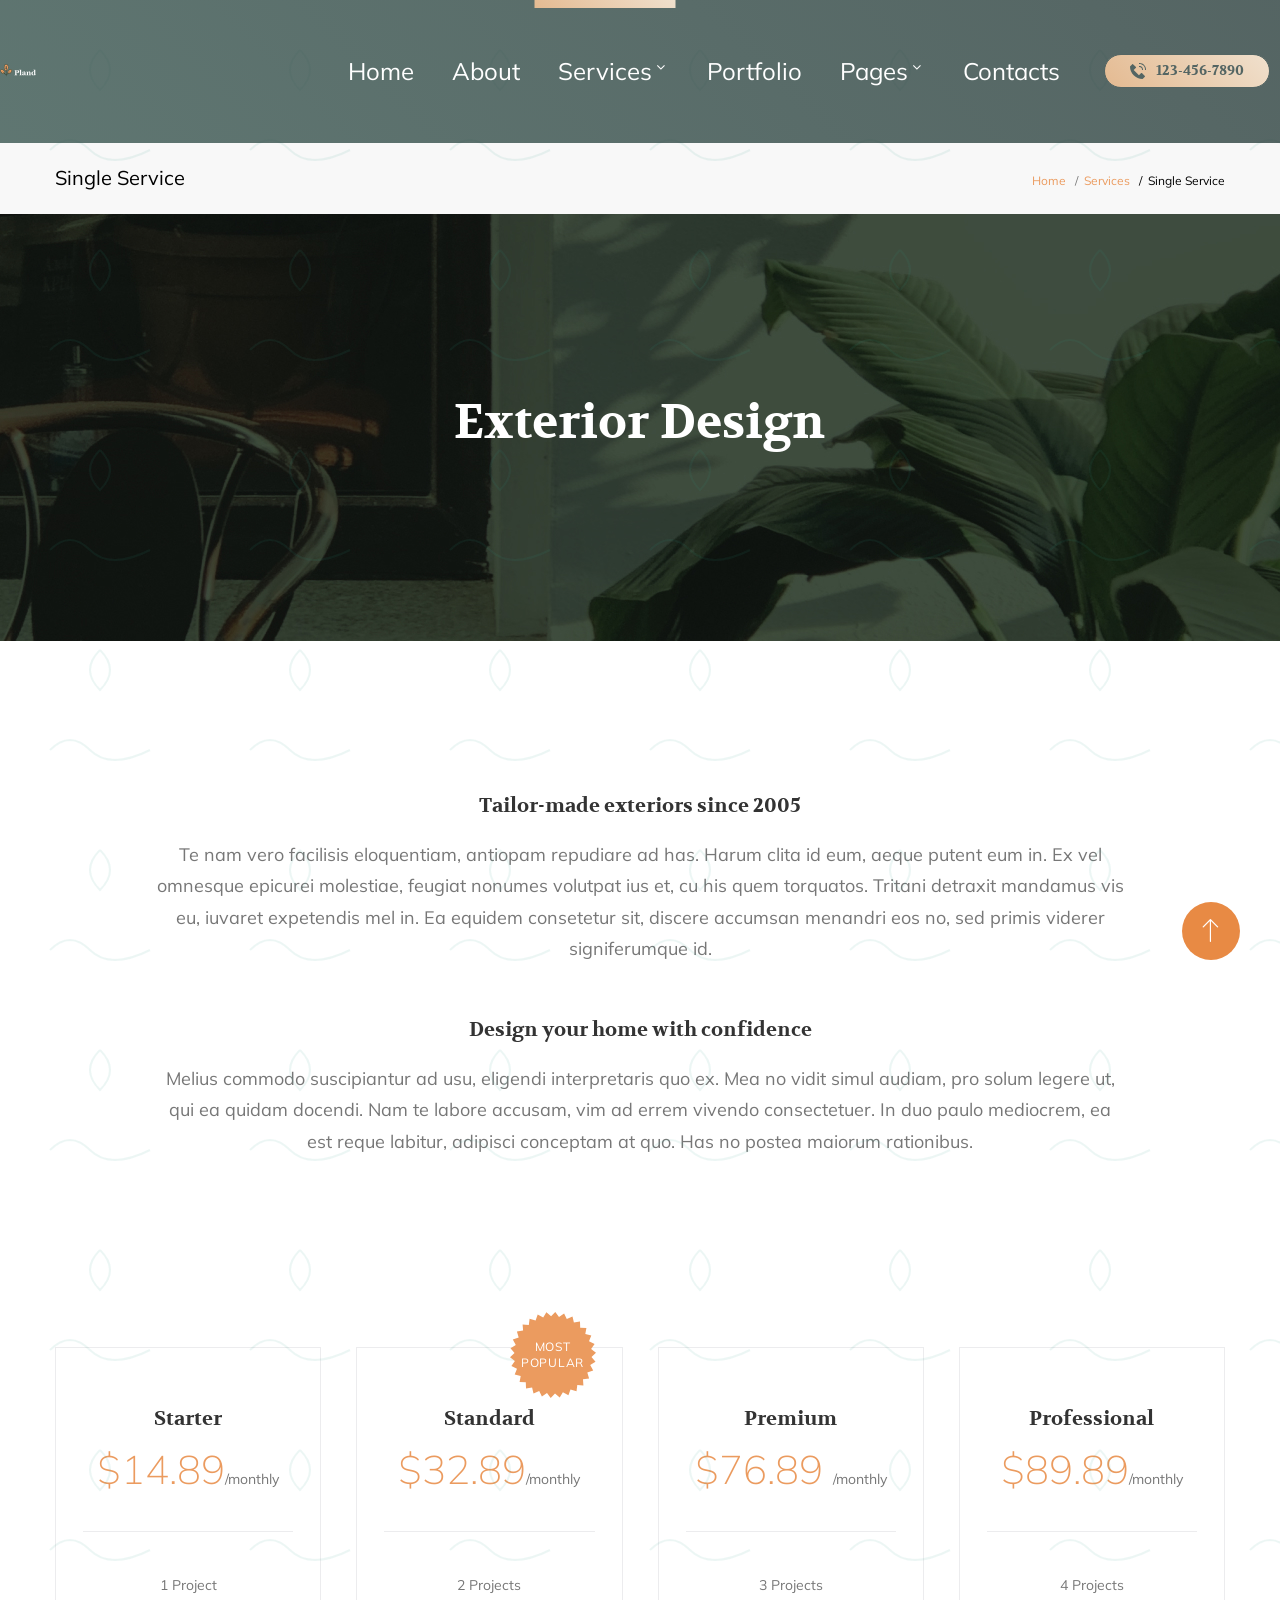
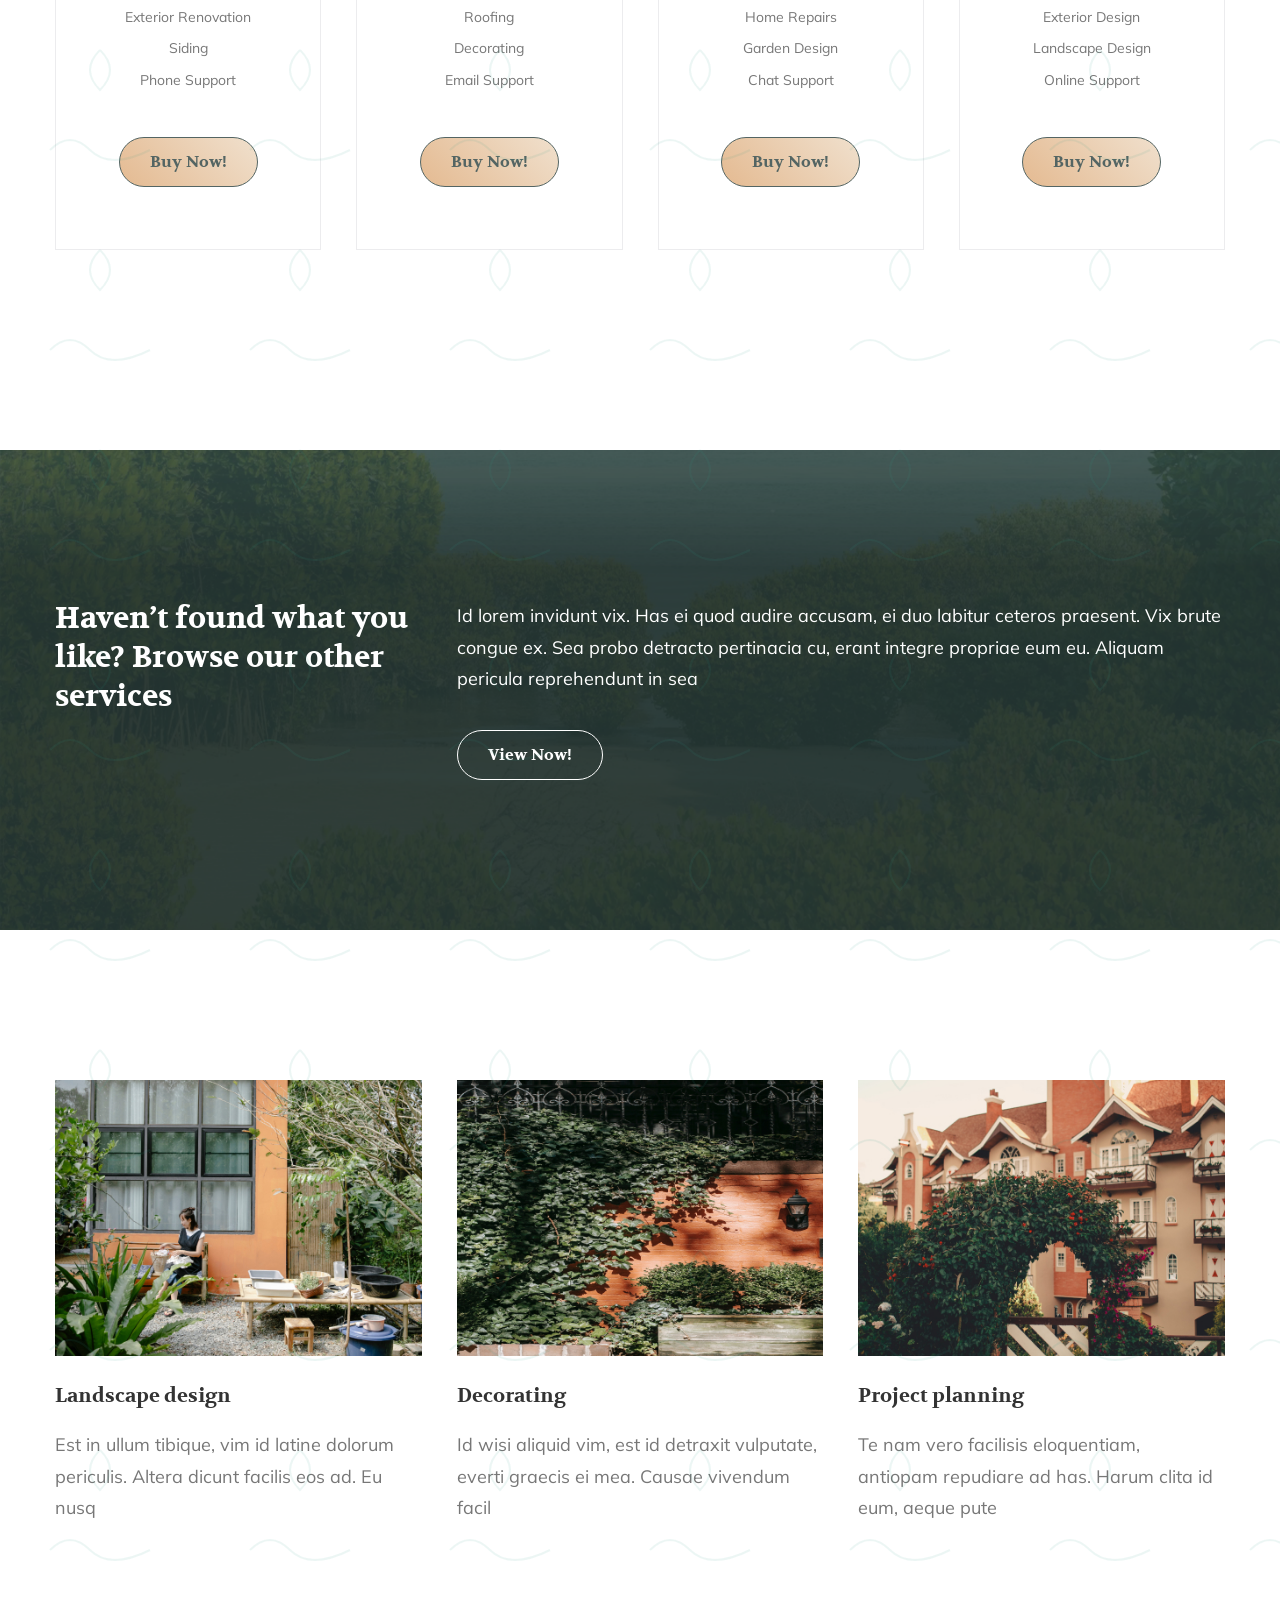
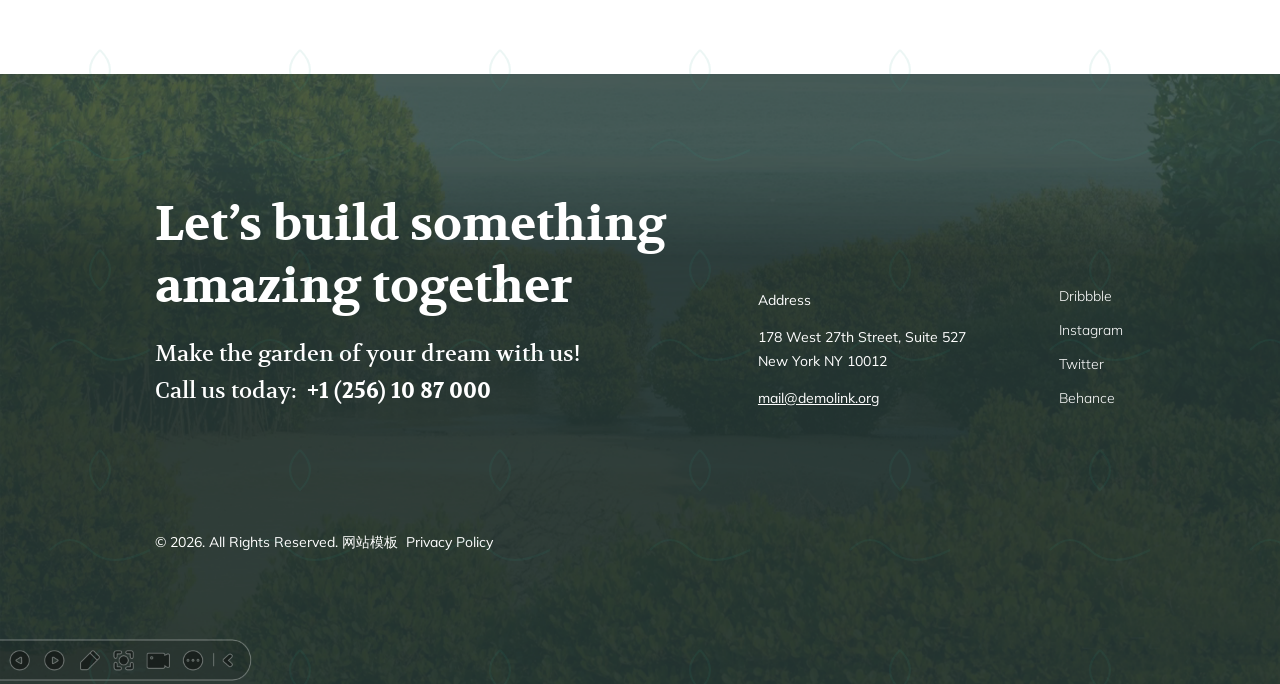
<file: single-service.html>
<!DOCTYPE html>
<html class="wide wow-animation" lang="en">
  <head>
    <!-- Site Title-->
    <title>Single Service</title>
    <meta name="format-detection" content="telephone=no">
    <meta name="viewport" content="width=device-width, height=device-height, initial-scale=1.0, maximum-scale=1.0, user-scalable=0">
    <meta http-equiv="X-UA-Compatible" content="IE=edge">
    <meta charset="utf-8">
    <link rel="icon" href="images/favicon.ico" type="image/x-icon">
    <!-- Stylesheets-->
    <link rel="stylesheet" type="text/css" href="https://fonts.googleapis.com/css2?family=Mulish:ital,wght@0,200;0,300;0,400;0,500;0,600;0,700;1,300;1,400&amp;family=Volkhov:wght@400;700&amp;display=swap">
    <link rel="stylesheet" href="css/bootstrap.css">
    <link rel="stylesheet" href="css/fonts.css">
    <link rel="stylesheet" href="css/style.css">
  </head>
  <body>
    <div id="page-loader">
      <div class="cssload-container">
        <div class="cssload-speeding-wheel"></div>
      </div>
    </div>
    <!-- Page-->
    <div class="page">
      <!-- Page header-->
      <header class="page-header">
        <!-- RD Navbar-->
        <div class="rd-navbar-wrap">
          <nav class="rd-navbar novi-bg novi-bg-img" data-layout="rd-navbar-fixed" data-sm-layout="rd-navbar-fixed" data-md-layout="rd-navbar-fixed" data-lg-layout="rd-navbar-fixed" data-xl-layout="rd-navbar-static" data-xxl-layout="rd-navbar-static" data-sm-device-layout="rd-navbar-fixed" data-md-device-layout="rd-navbar-fixed" data-lg-device-layout="rd-navbar-fixed" data-xl-device-layout="rd-navbar-static" data-xxl-device-layout="rd-navbar-static" data-stick-up-clone="false" data-sm-stick-up="true" data-md-stick-up="true" data-lg-stick-up="true" data-xl-stick-up="true" data-xxl-stick-up="true" data-lg-stick-up-offset="69px" data-xl-stick-up-offset="1px" data-xxl-stick-up-offset="1px">
            <div class="rd-navbar-inner">
              <!-- RD Navbar Panel-->
              <div class="rd-navbar-panel">
                <button class="rd-navbar-toggle" data-rd-navbar-toggle=".rd-navbar-nav-wrap"><span></span></button>
                <!-- RD Navbar Brand-->
                <div class="rd-navbar-brand">
                  <!-- Brand--><a class="brand" href="index.html"><img class="brand-logo-dark" src="images/logo-default-119x43.svg" alt="" width="119" height="43"/><img class="brand-logo-light" src="images/logo-inverse-119x43.svg" alt="" width="119" height="43"/></a>
                </div>
              </div>
              <!-- RD Navbar Nav-->
              <div class="rd-navbar-nav-wrap">
                <div class="rd-navbar-nav-wrap__element"><a class="button button-primary button-icon button-sm" href="tel:#">
                    <svg width="16" height="16" viewBox="0 0 16 16">
                      <path d="M9.5 0H9V1H9.5C10.2604 1 10.974 1.14583 11.6406 1.4375C12.3073 1.71875 12.8906 2.10938 13.3906 2.60938C13.8906 3.10938 14.2812 3.69271 14.5625 4.35938C14.8542 5.02604 15 5.73958 15 6.5V7H16V6.5C16 5.60417 15.8281 4.76042 15.4844 3.96875C15.151 3.17708 14.6875 2.48958 14.0938 1.90625C13.5104 1.3125 12.8229 0.848958 12.0312 0.515625C11.2396 0.171875 10.3958 0 9.5 0ZM13 7V6.5C13 6.02083 12.9062 5.56771 12.7188 5.14062C12.5417 4.71354 12.2917 4.34375 11.9688 4.03125C11.6562 3.70833 11.2865 3.45833 10.8594 3.28125C10.4323 3.09375 9.97917 3 9.5 3H9V4H9.5C10.1875 4 10.776 4.24479 11.2656 4.73438C11.7552 5.22396 12 5.8125 12 6.5V7H13ZM12.5938 16L14.8438 13.7344C14.9479 13.6406 15 13.526 15 13.3906C15 13.2448 14.9479 13.1198 14.8438 13.0156L11.8906 10.0625C11.7969 9.96875 11.6771 9.92188 11.5312 9.92188C11.3958 9.92188 11.2812 9.96875 11.1875 10.0625L8.92188 12.3281L3.67188 7.07812L5.9375 4.8125C6.03125 4.71875 6.07812 4.60417 6.07812 4.46875C6.07812 4.32292 6.03125 4.20312 5.9375 4.10938L2.98438 1.15625C2.88021 1.05208 2.75521 1 2.60938 1C2.47396 1 2.35938 1.05208 2.26562 1.15625L0 3.40625C0 5.14583 0.328125 6.78125 0.984375 8.3125C1.65104 9.84375 2.55208 11.1771 3.6875 12.3125C4.82292 13.4479 6.15625 14.3438 7.6875 15C9.21875 15.6667 10.8542 16 12.5938 16Z"></path>
                    </svg><span>123-456-7890</span></a></div>
                <ul class="rd-navbar-nav">
                  <li class="rd-nav-item"><a class="rd-nav-link" href="index.html">Home</a>
                  </li>
                  <li class="rd-nav-item"><a class="rd-nav-link" href="about.html">About</a>
                  </li>
                  <li class="rd-nav-item active"><a class="rd-nav-link" href="services.html">Services</a>
                    <ul class="rd-menu rd-navbar-dropdown">
                      <li class="rd-dropdown-item"><a class="rd-dropdown-link" href="services.html">Services</a>
                      </li>
                      <li class="rd-dropdown-item active"><a class="rd-dropdown-link" href="single-service.html">Single Service</a>
                      </li>
                    </ul>
                  </li>
                  <li class="rd-nav-item"><a class="rd-nav-link" href="portfolio.html">Portfolio</a>
                  </li>
                  <li class="rd-nav-item"><a class="rd-nav-link" href="#">Pages</a>
                    <ul class="rd-menu rd-navbar-megamenu">
                      <li class="rd-megamenu-item">
                        <p class="rd-megamenu-header">Special Pages</p>
                        <ul class="rd-megamenu-list">
                          <li class="rd-megamenu-list-item"><a class="rd-megamenu-list-link" href="404-page.html">404 Page</a></li>
                          <li class="rd-megamenu-list-item"><a class="rd-megamenu-list-link" href="search-results.html">Search Results</a></li>
                          <li class="rd-megamenu-list-item"><a class="rd-megamenu-list-link" href="privacy-policy.html">Privacy Policy</a></li>
                          <li class="rd-megamenu-list-item"><a class="rd-megamenu-list-link" href="accordion.html">Accordion</a></li>
                        </ul>
                      </li>
                      <li class="rd-megamenu-item">
                        <p class="rd-megamenu-header">Elements</p>
                        <ul class="rd-megamenu-list">
                          <li class="rd-megamenu-list-item"><a class="rd-megamenu-list-link" href="buttons.html">Buttons</a></li>
                          <li class="rd-megamenu-list-item"><a class="rd-megamenu-list-link" href="typography.html">Typography</a></li>
                          <li class="rd-megamenu-list-item"><a class="rd-megamenu-list-link" href="tabs.html">Tabs</a></li>
                          <li class="rd-megamenu-list-item"><a class="rd-megamenu-list-link" href="contact-forms.html">Contact Forms</a></li>
                        </ul>
                      </li>
                    </ul>
                  </li>
                  <li class="rd-nav-item"><a class="rd-nav-link" href="contacts.html">Contacts</a>
                  </li>
                </ul>
              </div>
            </div>
          </nav>
        </div>
      </header>

      <!-- Breadcrumbs-->
      <section class="section novi-bg novi-bg-img breadcrumbs-custom">
        <div class="container">
          <div class="breadcrumbs-custom__inner">
            <p class="breadcrumbs-custom__title">Single Service</p>
            <ul class="breadcrumbs-custom__path">
              <li><a href="index.html">Home</a></li>
              <li><a href="services.html">Services</a></li>
              <li class="active">Single Service</li>
            </ul>
          </div>
        </div>
      </section>

      <section class="section parallax-container text-center parallax-header context-dark" data-parallax-img="images/home-08-1920x800.jpg">
        <div class="parallax-content">
          <div class="parallax-header__inner">
            <div class="parallax-header__content">
              <div class="container">
                <div class="row row-fix justify-content-sm-center">
                  <div class="col-md-10 col-xl-8">
                    <h2>Exterior Design</h2>
                  </div>
                </div>
              </div>
            </div>
          </div>
        </div>
      </section>
      <section class="section novi-bg novi-bg-img section-lg bg-default text-center">
        <div class="container">
          <div class="row row-50 justify-content-sm-center">
            <div class="col-md-10">
              <h5>Tailor-made exteriors since 2005</h5>
              <p>Te nam vero facilisis eloquentiam, antiopam repudiare ad has. Harum clita id eum, aeque putent eum in. Ex vel omnesque epicurei molestiae, feugiat nonumes volutpat ius et, cu his quem torquatos. Tritani detraxit mandamus vis eu, iuvaret expetendis mel in. Ea equidem consetetur sit, discere accumsan menandri eos no, sed primis viderer signiferumque id.</p>
            </div>
            <div class="col-md-10">
              <h5>Design your home with confidence</h5>
              <p>Melius commodo suscipiantur ad usu, eligendi interpretaris quo ex. Mea no vidit simul audiam, pro solum legere ut, qui ea quidam docendi. Nam te labore accusam, vim ad errem vivendo consectetuer. In duo paulo mediocrem, ea est reque labitur, adipisci conceptam at quo. Has no postea maiorum rationibus.</p>
            </div>
          </div>
        </div>
      </section>
      <section class="section novi-bg novi-bg-img section-xl bg-default">
        <div class="container">
          <div class="row row-50">
            <div class="col-md-6 col-xl-3">
              <div class="pricing-table-wrap">
                <div class="pricing-table">
                  <div class="pricing-label"><span></span>
                    <svg width="86px" height="86px" viewbox="0 0 86 86">
                      <path d="M73.4,73.4L67.3,73l-0.8,6.2l-6-1.8l-2.1,5.9l-5.5-3l-3.2,5.3l-4.7-4L40.7,86L37,81.1l-5.1,3.5L29.2,79            l-5.7,2.4l-1.4-6l-6.1,1.1l-0.2-6.2l-6.2-0.2l1.1-6.1l-6-1.4L7,56.8l-5.6-2.7L4.9,49L0,45.3L4.5,41l-4-4.7L5.8,33l-3-5.5l5.9-2.1            l-1.8-6l6.2-0.8l-0.5-6.2l6.2,0.5l0.8-6.2l6,1.8l2.1-5.9l5.5,3l3.2-5.3l4.7,4L45.3,0L49,4.9l5.1-3.5L56.8,7l5.7-2.4l1.4,6l6.1-1.1            l0.2,6.2l6.2,0.2L75.3,22l6,1.4L79,29.2l5.6,2.7L81.1,37l4.9,3.8L81.5,45l4,4.7L80.2,53l3,5.5l-5.9,2.1l1.8,6L73,67.3L73.4,73.4z"></path>
                    </svg>
                  </div>
                  <div class="pricing-header">
                    <h5>Starter</h5>
                    <div class="price"><span>$14.89</span><span>/monthly</span></div>
                  </div>
                  <div class="pricing-body">
                    <ul class="list">
                      <li>1 Project</li>
                      <li>Exterior Renovation</li>
                      <li>Siding</li>
                      <li>Phone Support</li>
                    </ul>
                  </div>
                  <div class="pricing-footer"><a class="button button-primary" href="#">Buy now!</a></div>
                </div>
              </div>
            </div>
            <div class="col-md-6 col-xl-3">
              <div class="pricing-table-wrap">
                <div class="pricing-table pricing-table-label">
                  <div class="pricing-label"><span>most popular</span>
                    <svg width="86px" height="86px" viewbox="0 0 86 86">
                      <path d="M73.4,73.4L67.3,73l-0.8,6.2l-6-1.8l-2.1,5.9l-5.5-3l-3.2,5.3l-4.7-4L40.7,86L37,81.1l-5.1,3.5L29.2,79            l-5.7,2.4l-1.4-6l-6.1,1.1l-0.2-6.2l-6.2-0.2l1.1-6.1l-6-1.4L7,56.8l-5.6-2.7L4.9,49L0,45.3L4.5,41l-4-4.7L5.8,33l-3-5.5l5.9-2.1            l-1.8-6l6.2-0.8l-0.5-6.2l6.2,0.5l0.8-6.2l6,1.8l2.1-5.9l5.5,3l3.2-5.3l4.7,4L45.3,0L49,4.9l5.1-3.5L56.8,7l5.7-2.4l1.4,6l6.1-1.1            l0.2,6.2l6.2,0.2L75.3,22l6,1.4L79,29.2l5.6,2.7L81.1,37l4.9,3.8L81.5,45l4,4.7L80.2,53l3,5.5l-5.9,2.1l1.8,6L73,67.3L73.4,73.4z"></path>
                    </svg>
                  </div>
                  <div class="pricing-header">
                    <h5>Standard</h5>
                    <div class="price"><span>$32.89</span><span>/monthly</span></div>
                  </div>
                  <div class="pricing-body">
                    <ul class="list">
                      <li>2 Projects</li>
                      <li>Roofing</li>
                      <li>Decorating</li>
                      <li>Email Support</li>
                    </ul>
                  </div>
                  <div class="pricing-footer"><a class="button button-primary" href="#">Buy now!</a></div>
                </div>
              </div>
            </div>
            <div class="col-md-6 col-xl-3">
              <div class="pricing-table-wrap">
                <div class="pricing-table">
                  <div class="pricing-label"><span></span>
                    <svg width="86px" height="86px" viewbox="0 0 86 86">
                      <path d="M73.4,73.4L67.3,73l-0.8,6.2l-6-1.8l-2.1,5.9l-5.5-3l-3.2,5.3l-4.7-4L40.7,86L37,81.1l-5.1,3.5L29.2,79            l-5.7,2.4l-1.4-6l-6.1,1.1l-0.2-6.2l-6.2-0.2l1.1-6.1l-6-1.4L7,56.8l-5.6-2.7L4.9,49L0,45.3L4.5,41l-4-4.7L5.8,33l-3-5.5l5.9-2.1            l-1.8-6l6.2-0.8l-0.5-6.2l6.2,0.5l0.8-6.2l6,1.8l2.1-5.9l5.5,3l3.2-5.3l4.7,4L45.3,0L49,4.9l5.1-3.5L56.8,7l5.7-2.4l1.4,6l6.1-1.1            l0.2,6.2l6.2,0.2L75.3,22l6,1.4L79,29.2l5.6,2.7L81.1,37l4.9,3.8L81.5,45l4,4.7L80.2,53l3,5.5l-5.9,2.1l1.8,6L73,67.3L73.4,73.4z"></path>
                    </svg>
                  </div>
                  <div class="pricing-header">
                    <h5>Premium</h5>
                    <div class="price"><span>$76.89 </span><span>/monthly</span></div>
                  </div>
                  <div class="pricing-body">
                    <ul class="list">
                      <li>3 Projects</li>
                      <li>Home Repairs</li>
                      <li>Garden Design</li>
                      <li>Chat Support</li>
                    </ul>
                  </div>
                  <div class="pricing-footer"><a class="button button-primary" href="#">Buy now!</a></div>
                </div>
              </div>
            </div>
            <div class="col-md-6 col-xl-3">
              <div class="pricing-table-wrap">
                <div class="pricing-table">
                  <div class="pricing-label"><span></span>
                    <svg width="86px" height="86px" viewbox="0 0 86 86">
                      <path d="M73.4,73.4L67.3,73l-0.8,6.2l-6-1.8l-2.1,5.9l-5.5-3l-3.2,5.3l-4.7-4L40.7,86L37,81.1l-5.1,3.5L29.2,79            l-5.7,2.4l-1.4-6l-6.1,1.1l-0.2-6.2l-6.2-0.2l1.1-6.1l-6-1.4L7,56.8l-5.6-2.7L4.9,49L0,45.3L4.5,41l-4-4.7L5.8,33l-3-5.5l5.9-2.1            l-1.8-6l6.2-0.8l-0.5-6.2l6.2,0.5l0.8-6.2l6,1.8l2.1-5.9l5.5,3l3.2-5.3l4.7,4L45.3,0L49,4.9l5.1-3.5L56.8,7l5.7-2.4l1.4,6l6.1-1.1            l0.2,6.2l6.2,0.2L75.3,22l6,1.4L79,29.2l5.6,2.7L81.1,37l4.9,3.8L81.5,45l4,4.7L80.2,53l3,5.5l-5.9,2.1l1.8,6L73,67.3L73.4,73.4z"></path>
                    </svg>
                  </div>
                  <div class="pricing-header">
                    <h5>Professional</h5>
                    <div class="price"><span>$89.89</span><span>/monthly</span></div>
                  </div>
                  <div class="pricing-body">
                    <ul class="list">
                      <li>4 Projects</li>
                      <li>Exterior Design</li>
                      <li>Landscape Design</li>
                      <li>Online Support</li>
                    </ul>
                  </div>
                  <div class="pricing-footer"><a class="button button-primary" href="#">Buy now!</a></div>
                </div>
              </div>
            </div>
          </div>
        </div>
      </section>
      <section class="section-lg bg-secondary">
        <div class="container">
          <div class="row">
            <div class="col-md-4">
              <h3>Haven’t found what you like? Browse our other services</h3>
            </div>
            <div class="col-md-8">
              <p>Id lorem invidunt vix. Has ei quod audire accusam, ei duo labitur ceteros praesent. Vix brute congue ex. Sea probo detracto pertinacia cu, erant integre propriae eum eu. Aliquam pericula reprehendunt in sea</p><a class="button button-gray-light-outline" href="#">View now!</a>
            </div>
          </div>
        </div>
      </section>
      <section class="section novi-bg novi-bg-img section-lg bg-default">
        <div class="container">
          <div class="row row-60">
            <div class="col-md-6 col-xl-4">
              <div class="thumbnail-classic"><img src="images/services-1-418x315.jpg" alt="" width="418" height="315"/>
                <div class="caption">
                  <h5><a class="thumbnail-classic-title" href="#">Landscape design</a></h5>
                  <p>Est in ullum tibique, vim id latine dolorum periculis. Altera dicunt facilis eos ad. Eu nusq</p>
                </div>
              </div>
            </div>
            <div class="col-md-6 col-xl-4">
              <div class="thumbnail-classic"><img src="images/services-2-418x315.jpg" alt="" width="418" height="315"/>
                <div class="caption">
                  <h5><a class="thumbnail-classic-title" href="#">Decorating</a></h5>
                  <p>Id wisi aliquid vim, est id detraxit vulputate, everti graecis ei mea. Causae vivendum facil</p>
                </div>
              </div>
            </div>
            <div class="col-md-6 col-xl-4">
              <div class="thumbnail-classic"><img src="images/services-3-418x315.jpg" alt="" width="418" height="315"/>
                <div class="caption">
                  <h5><a class="thumbnail-classic-title" href="#">Project planning</a></h5>
                  <p>Te nam vero facilisis eloquentiam, antiopam repudiare ad has. Harum clita id eum, aeque pute</p>
                </div>
              </div>
            </div>
          </div>
        </div>
      </section>
      <!-- Page Footer-->
      <footer class="section footer bg-secondary">
        <div class="container">
          <div class="row row-50 align-items-end">
            <div class="col-lg-6 offset-xl-1">
              <h2>Let’s build something amazing together</h2>
              <h4 class="fw-normal">Make the garden of your dream with us!</h4>
              <h4 class="fw-normal">Call us today:&nbsp;&nbsp;<a class="fw-bold" href="tel:#">+1 (256) 10 87 000</a></h4>
            </div>
            <div class="col-lg-3 col-sm-6">
              <div class="small">Address</div>
              <div class="small"><a href="#">178 West 27th Street, Suite 527 <br> New York NY 10012</a></div>
              <div class="small"><a href="mailto:#">mail@demolink.org</a></div>
            </div>
            <div class="col-xl-2 col-lg-3 col-sm-6">
              <ul class="footer-link-list small">
                <li class="footer-link-item"><a class="footer-link fw-light" href="#">Dribbble</a></li>
                <li class="footer-link-item"><a class="footer-link fw-light" href="#">Instagram</a></li>
                <li class="footer-link-item"><a class="footer-link fw-light" href="#">Twitter</a></li>
                <li class="footer-link-item"><a class="footer-link fw-light" href="#">Behance</a></li>
              </ul>
            </div>
          </div>
          <div class="row">
            <div class="col-auto offset-xl-1">
              <p class="rights small"><span>&copy;&nbsp;</span><span class="copyright-year"></span><span>.&nbsp;</span><span>All Rights Reserved.</span><span>&nbsp;</span><a target="_blank" href="https://www.mobanwang.com/" title="网站模板">网站模板</a>&nbsp;&nbsp;<a href="privacy-policy.html">Privacy Policy</a></p>
            </div>
          </div>
        </div>
      </footer>
    </div>
    <!-- Global Mailform Output-->
    <div class="snackbars" id="form-output-global"></div>
    <!-- Javascript-->
    <script src="js/core.min.js"></script>
    <script src="js/script.js"></script>
  </body>
</html>
</file>
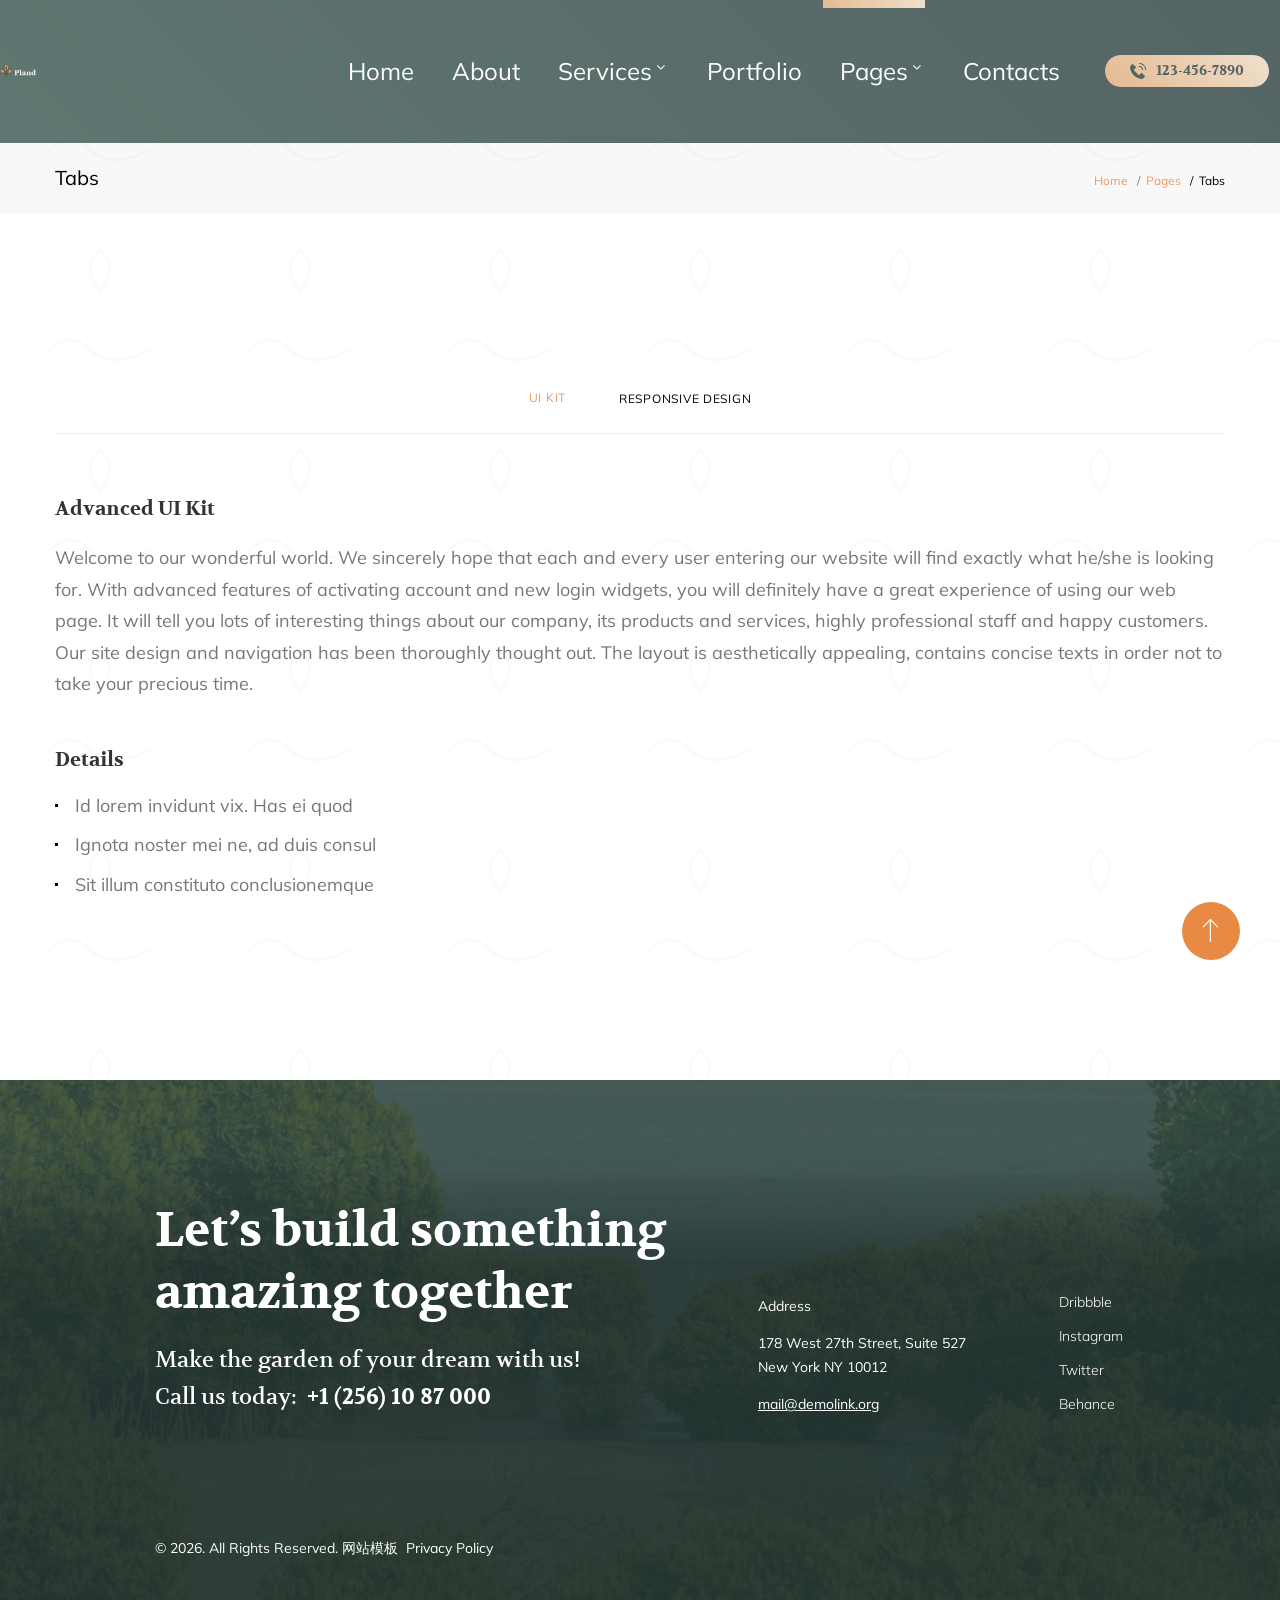
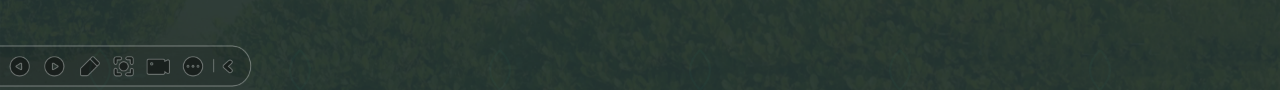
<file: tabs.html>
<!DOCTYPE html>
<html class="wide wow-animation" lang="en">
  <head>
    <!-- Site Title-->
    <title>Tabs</title>
    <meta name="format-detection" content="telephone=no">
    <meta name="viewport" content="width=device-width, height=device-height, initial-scale=1.0, maximum-scale=1.0, user-scalable=0">
    <meta http-equiv="X-UA-Compatible" content="IE=edge">
    <meta charset="utf-8">
    <link rel="icon" href="images/favicon.ico" type="image/x-icon">
    <!-- Stylesheets-->
    <link rel="stylesheet" type="text/css" href="https://fonts.googleapis.com/css2?family=Mulish:ital,wght@0,200;0,300;0,400;0,500;0,600;0,700;1,300;1,400&amp;family=Volkhov:wght@400;700&amp;display=swap">
    <link rel="stylesheet" href="css/bootstrap.css">
    <link rel="stylesheet" href="css/fonts.css">
    <link rel="stylesheet" href="css/style.css">
  </head>
  <body>
    <div id="page-loader">
      <div class="cssload-container">
        <div class="cssload-speeding-wheel"></div>
      </div>
    </div>
    <!-- Page-->
    <div class="page">
      <!-- Page header-->
      <header class="page-header">
        <!-- RD Navbar-->
        <div class="rd-navbar-wrap">
          <nav class="rd-navbar novi-bg novi-bg-img" data-layout="rd-navbar-fixed" data-sm-layout="rd-navbar-fixed" data-md-layout="rd-navbar-fixed" data-lg-layout="rd-navbar-fixed" data-xl-layout="rd-navbar-static" data-xxl-layout="rd-navbar-static" data-sm-device-layout="rd-navbar-fixed" data-md-device-layout="rd-navbar-fixed" data-lg-device-layout="rd-navbar-fixed" data-xl-device-layout="rd-navbar-static" data-xxl-device-layout="rd-navbar-static" data-stick-up-clone="false" data-sm-stick-up="true" data-md-stick-up="true" data-lg-stick-up="true" data-xl-stick-up="true" data-xxl-stick-up="true" data-lg-stick-up-offset="69px" data-xl-stick-up-offset="1px" data-xxl-stick-up-offset="1px">
            <div class="rd-navbar-inner">
              <!-- RD Navbar Panel-->
              <div class="rd-navbar-panel">
                <button class="rd-navbar-toggle" data-rd-navbar-toggle=".rd-navbar-nav-wrap"><span></span></button>
                <!-- RD Navbar Brand-->
                <div class="rd-navbar-brand">
                  <!-- Brand--><a class="brand" href="index.html"><img class="brand-logo-dark" src="images/logo-default-119x43.svg" alt="" width="119" height="43"/><img class="brand-logo-light" src="images/logo-inverse-119x43.svg" alt="" width="119" height="43"/></a>
                </div>
              </div>
              <!-- RD Navbar Nav-->
              <div class="rd-navbar-nav-wrap">
                <div class="rd-navbar-nav-wrap__element"><a class="button button-primary button-icon button-sm" href="tel:#">
                    <svg width="16" height="16" viewBox="0 0 16 16">
                      <path d="M9.5 0H9V1H9.5C10.2604 1 10.974 1.14583 11.6406 1.4375C12.3073 1.71875 12.8906 2.10938 13.3906 2.60938C13.8906 3.10938 14.2812 3.69271 14.5625 4.35938C14.8542 5.02604 15 5.73958 15 6.5V7H16V6.5C16 5.60417 15.8281 4.76042 15.4844 3.96875C15.151 3.17708 14.6875 2.48958 14.0938 1.90625C13.5104 1.3125 12.8229 0.848958 12.0312 0.515625C11.2396 0.171875 10.3958 0 9.5 0ZM13 7V6.5C13 6.02083 12.9062 5.56771 12.7188 5.14062C12.5417 4.71354 12.2917 4.34375 11.9688 4.03125C11.6562 3.70833 11.2865 3.45833 10.8594 3.28125C10.4323 3.09375 9.97917 3 9.5 3H9V4H9.5C10.1875 4 10.776 4.24479 11.2656 4.73438C11.7552 5.22396 12 5.8125 12 6.5V7H13ZM12.5938 16L14.8438 13.7344C14.9479 13.6406 15 13.526 15 13.3906C15 13.2448 14.9479 13.1198 14.8438 13.0156L11.8906 10.0625C11.7969 9.96875 11.6771 9.92188 11.5312 9.92188C11.3958 9.92188 11.2812 9.96875 11.1875 10.0625L8.92188 12.3281L3.67188 7.07812L5.9375 4.8125C6.03125 4.71875 6.07812 4.60417 6.07812 4.46875C6.07812 4.32292 6.03125 4.20312 5.9375 4.10938L2.98438 1.15625C2.88021 1.05208 2.75521 1 2.60938 1C2.47396 1 2.35938 1.05208 2.26562 1.15625L0 3.40625C0 5.14583 0.328125 6.78125 0.984375 8.3125C1.65104 9.84375 2.55208 11.1771 3.6875 12.3125C4.82292 13.4479 6.15625 14.3438 7.6875 15C9.21875 15.6667 10.8542 16 12.5938 16Z"></path>
                    </svg><span>123-456-7890</span></a></div>
                <ul class="rd-navbar-nav">
                  <li class="rd-nav-item"><a class="rd-nav-link" href="index.html">Home</a>
                  </li>
                  <li class="rd-nav-item"><a class="rd-nav-link" href="about.html">About</a>
                  </li>
                  <li class="rd-nav-item"><a class="rd-nav-link" href="services.html">Services</a>
                    <ul class="rd-menu rd-navbar-dropdown">
                      <li class="rd-dropdown-item"><a class="rd-dropdown-link" href="services.html">Services</a>
                      </li>
                      <li class="rd-dropdown-item"><a class="rd-dropdown-link" href="single-service.html">Single Service</a>
                      </li>
                    </ul>
                  </li>
                  <li class="rd-nav-item"><a class="rd-nav-link" href="portfolio.html">Portfolio</a>
                  </li>
                  <li class="rd-nav-item active"><a class="rd-nav-link" href="#">Pages</a>
                    <ul class="rd-menu rd-navbar-megamenu">
                      <li class="rd-megamenu-item">
                        <p class="rd-megamenu-header">Special Pages</p>
                        <ul class="rd-megamenu-list">
                          <li class="rd-megamenu-list-item"><a class="rd-megamenu-list-link" href="404-page.html">404 Page</a></li>
                          <li class="rd-megamenu-list-item"><a class="rd-megamenu-list-link" href="search-results.html">Search Results</a></li>
                          <li class="rd-megamenu-list-item"><a class="rd-megamenu-list-link" href="privacy-policy.html">Privacy Policy</a></li>
                          <li class="rd-megamenu-list-item"><a class="rd-megamenu-list-link" href="accordion.html">Accordion</a></li>
                        </ul>
                      </li>
                      <li class="rd-megamenu-item">
                        <p class="rd-megamenu-header">Elements</p>
                        <ul class="rd-megamenu-list">
                          <li class="rd-megamenu-list-item"><a class="rd-megamenu-list-link" href="buttons.html">Buttons</a></li>
                          <li class="rd-megamenu-list-item"><a class="rd-megamenu-list-link" href="typography.html">Typography</a></li>
                          <li class="rd-megamenu-list-item"><a class="rd-megamenu-list-link" href="tabs.html">Tabs</a></li>
                          <li class="rd-megamenu-list-item"><a class="rd-megamenu-list-link" href="contact-forms.html">Contact Forms</a></li>
                        </ul>
                      </li>
                    </ul>
                  </li>
                  <li class="rd-nav-item"><a class="rd-nav-link" href="contacts.html">Contacts</a>
                  </li>
                </ul>
              </div>
            </div>
          </nav>
        </div>
      </header>

      <!-- Breadcrumbs-->
      <section class="section novi-bg novi-bg-img breadcrumbs-custom">
        <div class="container">
          <div class="breadcrumbs-custom__inner">
            <p class="breadcrumbs-custom__title">Tabs</p>
            <ul class="breadcrumbs-custom__path">
              <li><a href="index.html">Home</a></li>
              <li><a href="#">Pages</a></li>
              <li class="active">Tabs</li>
            </ul>
          </div>
        </div>
      </section>

      <section class="section novi-bg novi-bg-img section-lg bg-default">
        <div class="container">
          <!-- Bootstrap tabs-->
          <div class="tabs-custom tabs-horizontal" id="tabs-1">
            <!-- Nav tabs-->
            <ul class="list-fix nav nav-custom nav-custom-tabs">
              <li class="nav-item"><a class="nav-link" href="#tabs-1-1" data-bs-toggle="tab">UI Kit</a></li>
              <li class="nav-item"><a class="nav-link" href="#tabs-1-2" data-bs-toggle="tab">Responsive Design</a></li>
            </ul>
          </div>
          <div class="tab-content text-start">
            <div class="tab-pane fade" id="tabs-1-1">
              <h5>Advanced UI Kit</h5>
              <p>Welcome to our wonderful world. We sincerely hope that each and every user entering our website will find exactly what he/she is looking for. With advanced features of activating account and new login widgets, you will definitely have a great experience of using our web page. It will tell you lots of interesting things about our company, its products and services, highly professional staff and happy customers. Our site design and navigation has been thoroughly thought out. The layout is aesthetically appealing, contains concise texts in order not to take your precious time.</p>
              <h5>Details</h5>
              <ul class="list-marked">
                <li>Id lorem invidunt vix. Has ei quod</li>
                <li>Ignota noster mei ne, ad duis consul</li>
                <li>Sit illum constituto conclusionemque</li>
              </ul>
            </div>
            <div class="tab-pane fade" id="tabs-1-2">
              <h5>Responsive & Retina Ready</h5>
              <p>Welcome to our wonderful world. We sincerely hope that each and every user entering our website will find exactly what he/she is looking for. With advanced features of activating account and new login widgets, you will definitely have a great experience of using our web page. It will tell you lots of interesting things about our company, its products and services, highly professional staff and happy customers.</p>
              <h5>Details</h5>
              <ul class="list-marked">
                <li>Vel at facilisi elaboraret quaerendum</li>
                <li>Ut pri duis movet meliore, sententiae</li>
              </ul>
            </div>
          </div>
        </div>
      </section>

      <!-- Page Footer-->
      <footer class="section footer bg-secondary">
        <div class="container">
          <div class="row row-50 align-items-end">
            <div class="col-lg-6 offset-xl-1">
              <h2>Let’s build something amazing together</h2>
              <h4 class="fw-normal">Make the garden of your dream with us!</h4>
              <h4 class="fw-normal">Call us today:&nbsp;&nbsp;<a class="fw-bold" href="tel:#">+1 (256) 10 87 000</a></h4>
            </div>
            <div class="col-lg-3 col-sm-6">
              <div class="small">Address</div>
              <div class="small"><a href="#">178 West 27th Street, Suite 527 <br> New York NY 10012</a></div>
              <div class="small"><a href="mailto:#">mail@demolink.org</a></div>
            </div>
            <div class="col-xl-2 col-lg-3 col-sm-6">
              <ul class="footer-link-list small">
                <li class="footer-link-item"><a class="footer-link fw-light" href="#">Dribbble</a></li>
                <li class="footer-link-item"><a class="footer-link fw-light" href="#">Instagram</a></li>
                <li class="footer-link-item"><a class="footer-link fw-light" href="#">Twitter</a></li>
                <li class="footer-link-item"><a class="footer-link fw-light" href="#">Behance</a></li>
              </ul>
            </div>
          </div>
          <div class="row">
            <div class="col-auto offset-xl-1">
              <p class="rights small"><span>&copy;&nbsp;</span><span class="copyright-year"></span><span>.&nbsp;</span><span>All Rights Reserved.</span><span>&nbsp;</span><a target="_blank" href="https://www.mobanwang.com/" title="网站模板">网站模板</a>&nbsp;&nbsp;<a href="privacy-policy.html">Privacy Policy</a></p>
            </div>
          </div>
        </div>
      </footer>
    </div>
    <!-- Global Mailform Output-->
    <div class="snackbars" id="form-output-global"></div>
    <!-- Javascript-->
    <script src="js/core.min.js"></script>
    <script src="js/script.js"></script>
  </body>
</html>
</file>
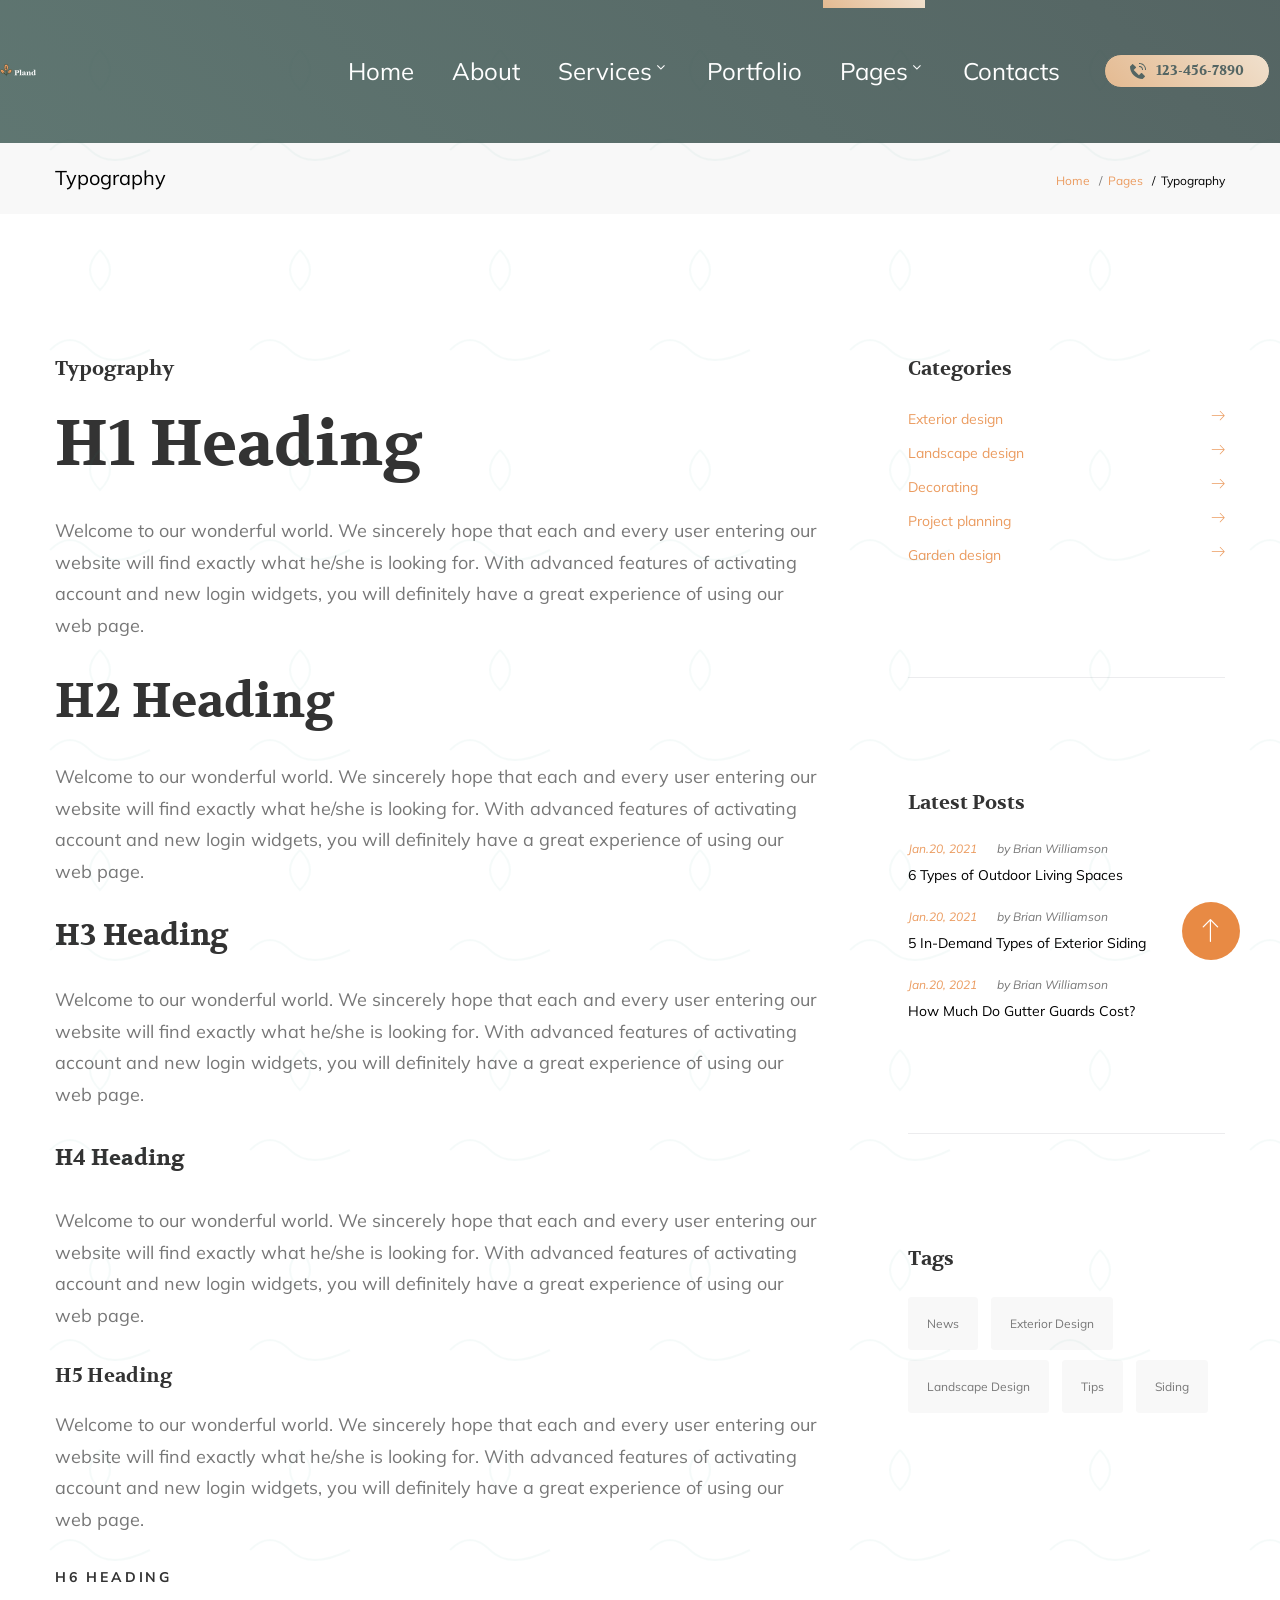
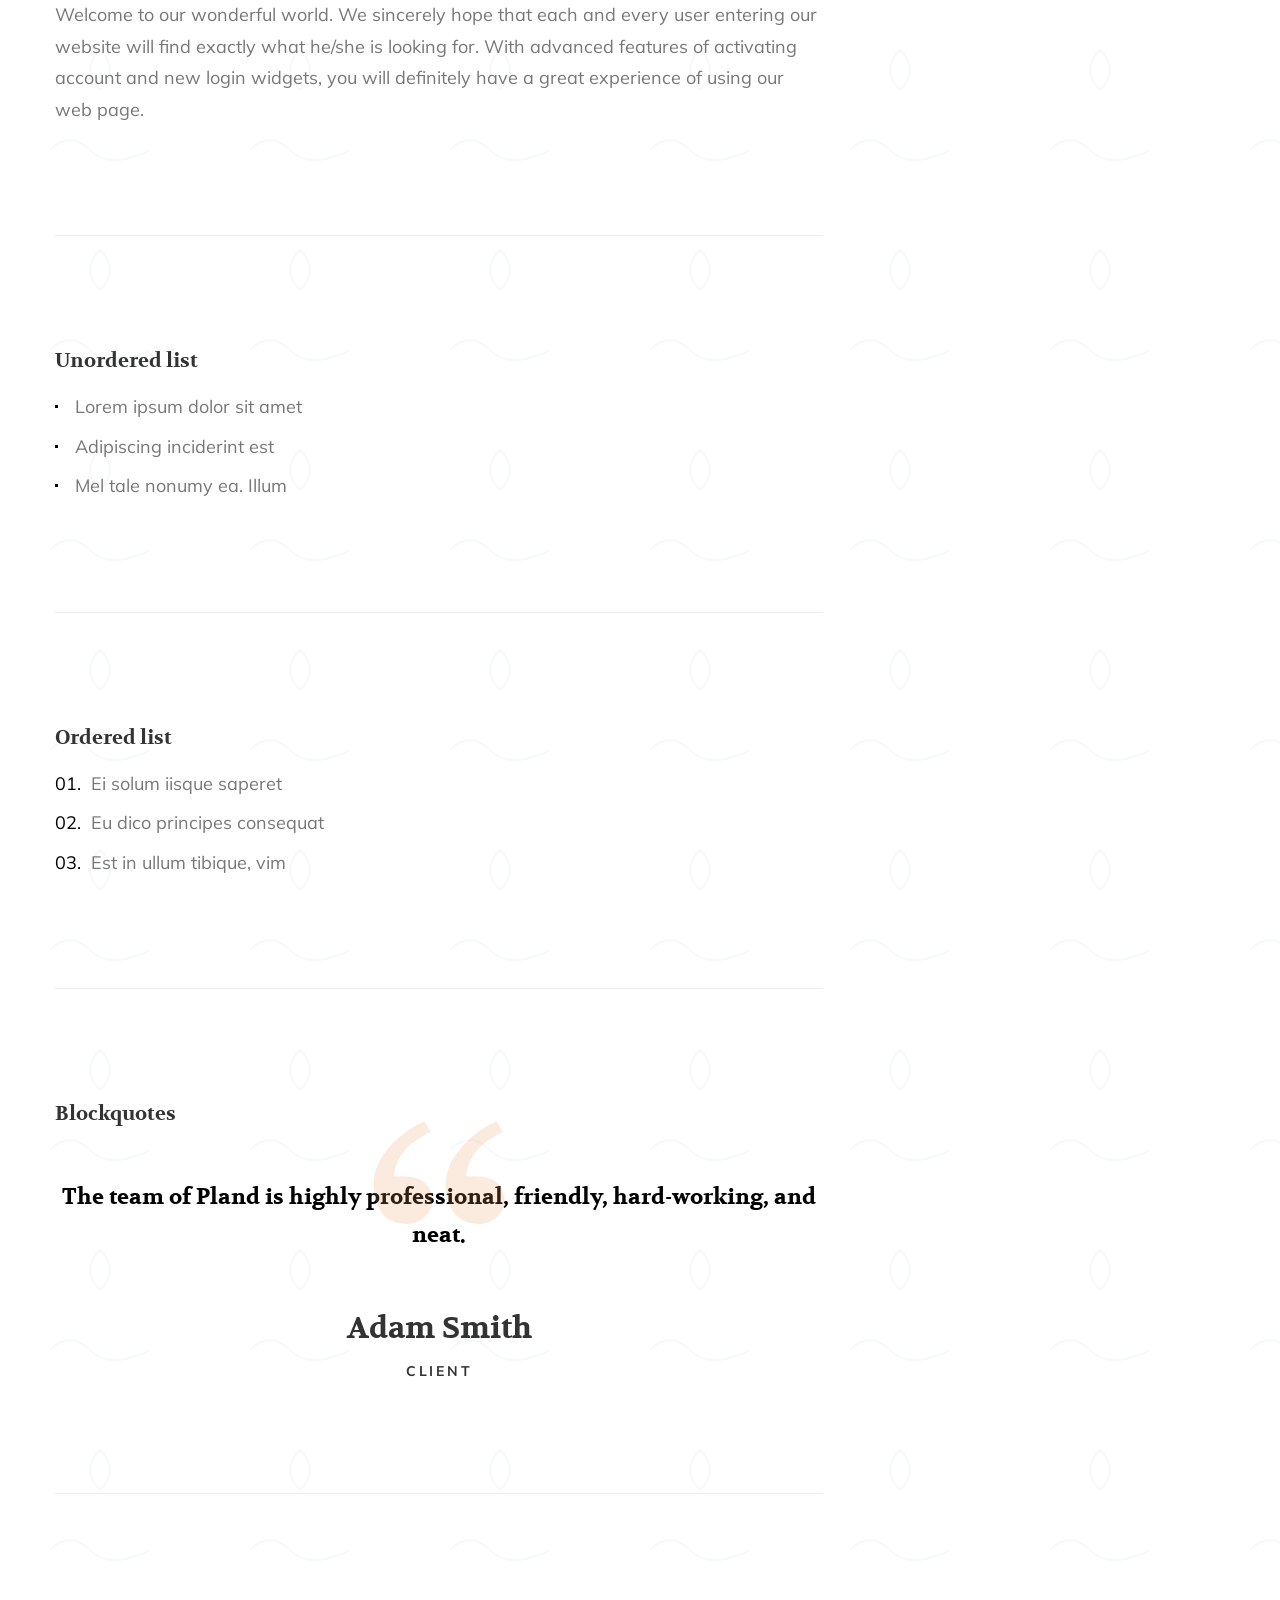
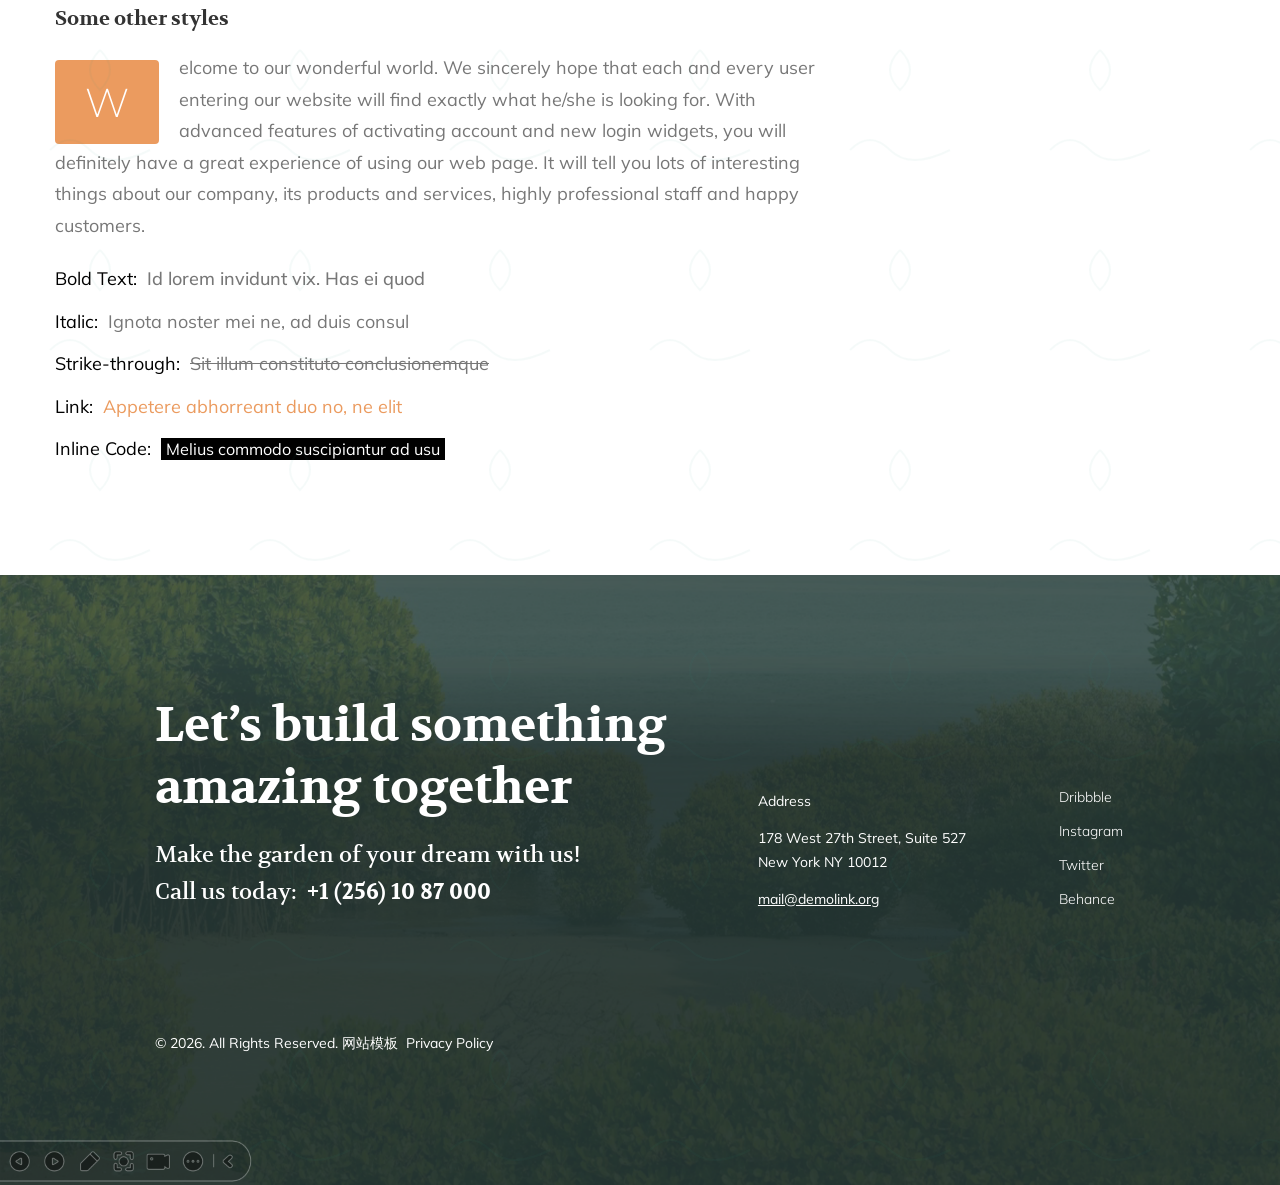
<file: typography.html>
<!DOCTYPE html>
<html class="wide wow-animation" lang="en">
  <head>
    <!-- Site Title-->
    <title>Typography</title>
    <meta name="format-detection" content="telephone=no">
    <meta name="viewport" content="width=device-width, height=device-height, initial-scale=1.0, maximum-scale=1.0, user-scalable=0">
    <meta http-equiv="X-UA-Compatible" content="IE=edge">
    <meta charset="utf-8">
    <link rel="icon" href="images/favicon.ico" type="image/x-icon">
    <!-- Stylesheets-->
    <link rel="stylesheet" type="text/css" href="https://fonts.googleapis.com/css2?family=Mulish:ital,wght@0,200;0,300;0,400;0,500;0,600;0,700;1,300;1,400&amp;family=Volkhov:wght@400;700&amp;display=swap">
    <link rel="stylesheet" href="css/bootstrap.css">
    <link rel="stylesheet" href="css/fonts.css">
    <link rel="stylesheet" href="css/style.css">
  </head>
  <body>
    <div id="page-loader">
      <div class="cssload-container">
        <div class="cssload-speeding-wheel"></div>
      </div>
    </div>
    <!-- Page-->
    <div class="page">
      <!-- Page header-->
      <header class="page-header">
        <!-- RD Navbar-->
        <div class="rd-navbar-wrap">
          <nav class="rd-navbar novi-bg novi-bg-img" data-layout="rd-navbar-fixed" data-sm-layout="rd-navbar-fixed" data-md-layout="rd-navbar-fixed" data-lg-layout="rd-navbar-fixed" data-xl-layout="rd-navbar-static" data-xxl-layout="rd-navbar-static" data-sm-device-layout="rd-navbar-fixed" data-md-device-layout="rd-navbar-fixed" data-lg-device-layout="rd-navbar-fixed" data-xl-device-layout="rd-navbar-static" data-xxl-device-layout="rd-navbar-static" data-stick-up-clone="false" data-sm-stick-up="true" data-md-stick-up="true" data-lg-stick-up="true" data-xl-stick-up="true" data-xxl-stick-up="true" data-lg-stick-up-offset="69px" data-xl-stick-up-offset="1px" data-xxl-stick-up-offset="1px">
            <div class="rd-navbar-inner">
              <!-- RD Navbar Panel-->
              <div class="rd-navbar-panel">
                <button class="rd-navbar-toggle" data-rd-navbar-toggle=".rd-navbar-nav-wrap"><span></span></button>
                <!-- RD Navbar Brand-->
                <div class="rd-navbar-brand">
                  <!-- Brand--><a class="brand" href="index.html"><img class="brand-logo-dark" src="images/logo-default-119x43.svg" alt="" width="119" height="43"/><img class="brand-logo-light" src="images/logo-inverse-119x43.svg" alt="" width="119" height="43"/></a>
                </div>
              </div>
              <!-- RD Navbar Nav-->
              <div class="rd-navbar-nav-wrap">
                <div class="rd-navbar-nav-wrap__element"><a class="button button-primary button-icon button-sm" href="tel:#">
                    <svg width="16" height="16" viewBox="0 0 16 16">
                      <path d="M9.5 0H9V1H9.5C10.2604 1 10.974 1.14583 11.6406 1.4375C12.3073 1.71875 12.8906 2.10938 13.3906 2.60938C13.8906 3.10938 14.2812 3.69271 14.5625 4.35938C14.8542 5.02604 15 5.73958 15 6.5V7H16V6.5C16 5.60417 15.8281 4.76042 15.4844 3.96875C15.151 3.17708 14.6875 2.48958 14.0938 1.90625C13.5104 1.3125 12.8229 0.848958 12.0312 0.515625C11.2396 0.171875 10.3958 0 9.5 0ZM13 7V6.5C13 6.02083 12.9062 5.56771 12.7188 5.14062C12.5417 4.71354 12.2917 4.34375 11.9688 4.03125C11.6562 3.70833 11.2865 3.45833 10.8594 3.28125C10.4323 3.09375 9.97917 3 9.5 3H9V4H9.5C10.1875 4 10.776 4.24479 11.2656 4.73438C11.7552 5.22396 12 5.8125 12 6.5V7H13ZM12.5938 16L14.8438 13.7344C14.9479 13.6406 15 13.526 15 13.3906C15 13.2448 14.9479 13.1198 14.8438 13.0156L11.8906 10.0625C11.7969 9.96875 11.6771 9.92188 11.5312 9.92188C11.3958 9.92188 11.2812 9.96875 11.1875 10.0625L8.92188 12.3281L3.67188 7.07812L5.9375 4.8125C6.03125 4.71875 6.07812 4.60417 6.07812 4.46875C6.07812 4.32292 6.03125 4.20312 5.9375 4.10938L2.98438 1.15625C2.88021 1.05208 2.75521 1 2.60938 1C2.47396 1 2.35938 1.05208 2.26562 1.15625L0 3.40625C0 5.14583 0.328125 6.78125 0.984375 8.3125C1.65104 9.84375 2.55208 11.1771 3.6875 12.3125C4.82292 13.4479 6.15625 14.3438 7.6875 15C9.21875 15.6667 10.8542 16 12.5938 16Z"></path>
                    </svg><span>123-456-7890</span></a></div>
                <ul class="rd-navbar-nav">
                  <li class="rd-nav-item"><a class="rd-nav-link" href="index.html">Home</a>
                  </li>
                  <li class="rd-nav-item"><a class="rd-nav-link" href="about.html">About</a>
                  </li>
                  <li class="rd-nav-item"><a class="rd-nav-link" href="services.html">Services</a>
                    <ul class="rd-menu rd-navbar-dropdown">
                      <li class="rd-dropdown-item"><a class="rd-dropdown-link" href="services.html">Services</a>
                      </li>
                      <li class="rd-dropdown-item"><a class="rd-dropdown-link" href="single-service.html">Single Service</a>
                      </li>
                    </ul>
                  </li>
                  <li class="rd-nav-item"><a class="rd-nav-link" href="portfolio.html">Portfolio</a>
                  </li>
                  <li class="rd-nav-item active"><a class="rd-nav-link" href="#">Pages</a>
                    <ul class="rd-menu rd-navbar-megamenu">
                      <li class="rd-megamenu-item">
                        <p class="rd-megamenu-header">Special Pages</p>
                        <ul class="rd-megamenu-list">
                          <li class="rd-megamenu-list-item"><a class="rd-megamenu-list-link" href="404-page.html">404 Page</a></li>
                          <li class="rd-megamenu-list-item"><a class="rd-megamenu-list-link" href="search-results.html">Search Results</a></li>
                          <li class="rd-megamenu-list-item"><a class="rd-megamenu-list-link" href="privacy-policy.html">Privacy Policy</a></li>
                          <li class="rd-megamenu-list-item"><a class="rd-megamenu-list-link" href="accordion.html">Accordion</a></li>
                        </ul>
                      </li>
                      <li class="rd-megamenu-item">
                        <p class="rd-megamenu-header">Elements</p>
                        <ul class="rd-megamenu-list">
                          <li class="rd-megamenu-list-item"><a class="rd-megamenu-list-link" href="buttons.html">Buttons</a></li>
                          <li class="rd-megamenu-list-item"><a class="rd-megamenu-list-link" href="typography.html">Typography</a></li>
                          <li class="rd-megamenu-list-item"><a class="rd-megamenu-list-link" href="tabs.html">Tabs</a></li>
                          <li class="rd-megamenu-list-item"><a class="rd-megamenu-list-link" href="contact-forms.html">Contact Forms</a></li>
                        </ul>
                      </li>
                    </ul>
                  </li>
                  <li class="rd-nav-item"><a class="rd-nav-link" href="contacts.html">Contacts</a>
                  </li>
                </ul>
              </div>
            </div>
          </nav>
        </div>
      </header>

      <!-- Breadcrumbs-->
      <section class="section novi-bg novi-bg-img breadcrumbs-custom">
        <div class="container">
          <div class="breadcrumbs-custom__inner">
            <p class="breadcrumbs-custom__title">Typography</p>
            <ul class="breadcrumbs-custom__path">
              <li><a href="index.html">Home</a></li>
              <li><a href="#">Pages</a></li>
              <li class="active">Typography</li>
            </ul>
          </div>
        </div>
      </section>

      <div class="section-md section-divided">
        <div class="container">
          <div class="row row-50 row-md-75">
            <div class="col-lg-8 section-divided__main">
              <!-- Base typography-->
              <section class="section novi-bg novi-bg-img section-md">
                <h5>Typography</h5>
                <ul class="list-md">
                  <li>
                    <h1>H1 Heading</h1>
                    <p>Welcome to our wonderful world. We sincerely hope that each and every user entering our website will find exactly what he/she is looking for. With advanced features of activating account and new login widgets, you will definitely have a great experience of using our web page.</p>
                  </li>
                  <li>
                    <h2>H2 Heading</h2>
                    <p>Welcome to our wonderful world. We sincerely hope that each and every user entering our website will find exactly what he/she is looking for. With advanced features of activating account and new login widgets, you will definitely have a great experience of using our web page.</p>
                  </li>
                  <li>
                    <h3>H3 Heading</h3>
                    <p>Welcome to our wonderful world. We sincerely hope that each and every user entering our website will find exactly what he/she is looking for. With advanced features of activating account and new login widgets, you will definitely have a great experience of using our web page.</p>
                  </li>
                  <li>
                    <h4>H4 Heading</h4>
                    <p>Welcome to our wonderful world. We sincerely hope that each and every user entering our website will find exactly what he/she is looking for. With advanced features of activating account and new login widgets, you will definitely have a great experience of using our web page.</p>
                  </li>
                  <li>
                    <h5>H5 Heading</h5>
                    <p>Welcome to our wonderful world. We sincerely hope that each and every user entering our website will find exactly what he/she is looking for. With advanced features of activating account and new login widgets, you will definitely have a great experience of using our web page.</p>
                  </li>
                  <li>
                    <h6>H6 Heading</h6>
                    <p>Welcome to our wonderful world. We sincerely hope that each and every user entering our website will find exactly what he/she is looking for. With advanced features of activating account and new login widgets, you will definitely have a great experience of using our web page.</p>
                  </li>
                </ul>
              </section>

              <!-- Unordered list-->
              <section class="section novi-bg novi-bg-img section-md">
                <h5>Unordered list</h5>
                <ul class="list-marked">
                  <li>Lorem ipsum dolor sit amet</li>
                  <li>Adipiscing inciderint est</li>
                  <li>Mel tale nonumy ea. Illum</li>
                </ul>
              </section>

              <!-- Ordered list-->
              <section class="section novi-bg novi-bg-img section-md">
                <h5>Ordered list</h5>
                <ul class="list-ordered">
                  <li>Ei solum iisque saperet</li>
                  <li>Eu dico principes consequat</li>
                  <li>Est in ullum tibique, vim</li>
                </ul>
              </section>

              <!-- Blockquotes-->
              <section class="section novi-bg novi-bg-img section-md">
                <h5>Blockquotes</h5>
                <!-- Quote centered-->
                <div class="quote-centered">
                  <svg class="quote-centered__mark" width="132" height="104" viewBox="0 0 132 104">
                    <path opacity="0.2" d="M59.2871 79.8594C59.2871 86.1094 56.748 91.5781 51.6699 96.2656C46.6895 100.953 40.7812 103.297 33.9453 103.297C23.2031 103.297 14.9512 99.7324 9.18945 92.6035C3.42773 85.4746 0.546875 75.6113 0.546875 63.0137C0.546875 51.2949 5.47852 39.4785 15.3418 27.5645C25.3027 15.6504 37.2656 6.61719 51.2305 0.464844L57.6758 10.8652C46.6406 16.2363 37.998 22.4863 31.748 29.6152C25.498 36.7441 21.8848 45.3867 20.9082 55.543H29.1113C35.166 55.543 40.0977 56.2266 43.9062 57.5938C47.7148 58.9609 50.791 60.8652 53.1348 63.3066C55.3809 65.6504 56.9434 68.2383 57.8223 71.0703C58.7988 73.9023 59.2871 76.832 59.2871 79.8594ZM131.504 79.8594C131.504 86.1094 128.965 91.5781 123.887 96.2656C118.906 100.953 112.998 103.297 106.162 103.297C95.4199 103.297 87.168 99.7324 81.4062 92.6035C75.6445 85.4746 72.7637 75.6113 72.7637 63.0137C72.7637 51.2949 77.6953 39.4785 87.5586 27.5645C97.5195 15.6504 109.482 6.61719 123.447 0.464844L129.893 10.8652C118.857 16.2363 110.215 22.4863 103.965 29.6152C97.7148 36.7441 94.1016 45.3867 93.125 55.543H101.328C107.383 55.543 112.314 56.2266 116.123 57.5938C119.932 58.9609 123.008 60.8652 125.352 63.3066C127.598 65.6504 129.16 68.2383 130.039 71.0703C131.016 73.9023 131.504 76.832 131.504 79.8594Z"></path>
                  </svg>
                  <div class="quote-centered__text">
                    <p class="q">The team of Pland is highly professional, friendly, hard-working, and neat.</p>
                  </div>
                  <h3 class="quote-centered__cite">Adam Smith</h3>
                  <h6>Client</h6>
                </div>
              </section>

              <!-- Some other styles-->
              <section class="section novi-bg novi-bg-img section-md">
                <h5>Some other styles</h5>
                <p class="first-letter">Welcome to our wonderful world. We sincerely hope that each and every user entering our website will find exactly what he/she is looking for. With advanced features of activating account and new login widgets, you will definitely have a great experience of using our web page. It will tell you lots of interesting things about our company, its products and services, highly professional staff and happy customers.</p>
                <ul class="list-xxs">
                  <li>
                    <dl class="list-terms-inline">
                      <dt>Bold Text</dt>
                      <dd><span class="text-medium">Id lorem invidunt vix. Has ei quod</span></dd>
                    </dl>
                  </li>
                  <li>
                    <dl class="list-terms-inline">
                      <dt>Italic</dt>
                      <dd><span class="font-italic">Ignota noster mei ne, ad duis consul</span></dd>
                    </dl>
                  </li>
                  <li>
                    <dl class="list-terms-inline">
                      <dt>Strike-through</dt>
                      <dd><span class="text-strike">Sit illum constituto conclusionemque</span></dd>
                    </dl>
                  </li>
                  <li>
                    <dl class="list-terms-inline">
                      <dt>Link</dt>
                      <dd><a href="#">Appetere abhorreant duo no, ne elit</a></dd>
                    </dl>
                  </li>
                  <li>
                    <dl class="list-terms-inline">
                      <dt>Inline Code</dt>
                      <dd><code>Melius commodo suscipiantur ad usu</code></dd>
                    </dl>
                  </li>
                </ul>
              </section>

            </div>
            <div class="col-lg-4 section-divided__aside">
              <!-- Categories-->
              <section class="section novi-bg novi-bg-img section-md">
                <h5>Categories</h5>
                <ul class="list-linked">
                  <li><a href="#">Exterior design</a></li>
                  <li><a href="#">Landscape design</a></li>
                  <li><a href="#">Decorating</a></li>
                  <li><a href="#">Project planning</a></li>
                  <li><a href="#">Garden design</a></li>
                </ul>
              </section>

              <!-- Posts-->
              <section class="section novi-bg novi-bg-img section-md">
                <h5>Latest Posts</h5>
                <ul class="list-sm">
                  <li>
                    <!-- Post inline-->
                    <article class="post-inline">
                      <div class="post-inline__header"><span class="post-inline__time">Jan.20, 2021</span><span class="post-inline__author">by Brian Williamson</span></div>
                      <p class="post-inline__link"><a href="#">6 Types of Outdoor Living Spaces</a></p>
                    </article>
                  </li>
                  <li>
                    <!-- Post inline-->
                    <article class="post-inline">
                      <div class="post-inline__header"><span class="post-inline__time">Jan.20, 2021</span><span class="post-inline__author">by Brian Williamson</span></div>
                      <p class="post-inline__link"><a href="#">5 In-Demand Types of Exterior Siding</a></p>
                    </article>
                  </li>
                  <li>
                    <!-- Post inline-->
                    <article class="post-inline">
                      <div class="post-inline__header"><span class="post-inline__time">Jan.20, 2021</span><span class="post-inline__author">by Brian Williamson</span></div>
                      <p class="post-inline__link"><a href="#">How Much Do Gutter Guards Cost?</a></p>
                    </article>
                  </li>
                </ul>
              </section>

              <!-- Tags-->
              <section class="section novi-bg novi-bg-img section-md">
                <h5>Tags</h5>
                <ul class="list-tags">
                  <li><a href="#">News</a></li>
                  <li><a href="#">Exterior Design</a></li>
                  <li><a href="#">Landscape Design</a></li>
                  <li><a href="#">Tips</a></li>
                  <li><a href="#">Siding</a></li>
                </ul>
              </section>

            </div>
          </div>
        </div>
      </div>

      <!-- Page Footer-->
      <footer class="section footer bg-secondary">
        <div class="container">
          <div class="row row-50 align-items-end">
            <div class="col-lg-6 offset-xl-1">
              <h2>Let’s build something amazing together</h2>
              <h4 class="fw-normal">Make the garden of your dream with us!</h4>
              <h4 class="fw-normal">Call us today:&nbsp;&nbsp;<a class="fw-bold" href="tel:#">+1 (256) 10 87 000</a></h4>
            </div>
            <div class="col-lg-3 col-sm-6">
              <div class="small">Address</div>
              <div class="small"><a href="#">178 West 27th Street, Suite 527 <br> New York NY 10012</a></div>
              <div class="small"><a href="mailto:#">mail@demolink.org</a></div>
            </div>
            <div class="col-xl-2 col-lg-3 col-sm-6">
              <ul class="footer-link-list small">
                <li class="footer-link-item"><a class="footer-link fw-light" href="#">Dribbble</a></li>
                <li class="footer-link-item"><a class="footer-link fw-light" href="#">Instagram</a></li>
                <li class="footer-link-item"><a class="footer-link fw-light" href="#">Twitter</a></li>
                <li class="footer-link-item"><a class="footer-link fw-light" href="#">Behance</a></li>
              </ul>
            </div>
          </div>
          <div class="row">
            <div class="col-auto offset-xl-1">
              <p class="rights small"><span>&copy;&nbsp;</span><span class="copyright-year"></span><span>.&nbsp;</span><span>All Rights Reserved.</span><span>&nbsp;</span><a target="_blank" href="https://www.mobanwang.com/" title="网站模板">网站模板</a>&nbsp;&nbsp;<a href="privacy-policy.html">Privacy Policy</a></p>
            </div>
          </div>
        </div>
      </footer>
    </div>
    <!-- Global Mailform Output-->
    <div class="snackbars" id="form-output-global"></div>
    <!-- Javascript-->
    <script src="js/core.min.js"></script>
    <script src="js/script.js"></script>
  </body>
</html>
</file>
<file: css/style.css>
@charset "UTF-8";
/**
 * [Table of contents]
 *   1 Brand
 *   2 Countdown
 */
a:focus,
button:focus {
	outline: none !important;
}

button::-moz-focus-inner {
	border: 0;
}

*:focus {
	outline: none;
}

blockquote {
	padding: 0;
	margin: 0;
}

input,
button,
select,
textarea {
	outline: none;
}

label {
	margin-bottom: 0;
}

p {
	margin: 0;
}
/* 在style.css中添加 */
.accordion-button:not([disabled]) {
  pointer-events: auto !important;
}

.collapse:not(.show) {
  display: none !important;
}
ul,
ol {
	list-style: none;
	padding: 0;
	margin: 0;
}

ul li,
ol li {
	display: block;
}

dl {
	margin: 0;
}

dt,
dd {
	line-height: inherit;
}

dt {
	font-weight: inherit;
}

dd {
	margin-bottom: 0;
}

cite {
	font-style: normal;
}

form {
	margin-bottom: 0;
}

blockquote {
	padding-left: 0;
	border-left: 0;
}

address {
	margin-top: 0;
	margin-bottom: 0;
}

figure {
	margin-bottom: 0;
}

html p a:hover {
	text-decoration: none;
}

body {
	-webkit-text-size-adjust: none;
	-webkit-font-smoothing: subpixel-antialiased;
	font-size: 16px;
	font-family: "Mulish", sans-serif;
	font-weight: 400;
	line-height: 1.75;
	color: #777777;
}

@media (min-width: 1200px) {
	body {
		font-size: 18px;
	}
}

a {
	display: inline-block;
	text-decoration: none;
	transition: .33s all ease;
}

a, a:active, a:focus {
	color: #EB9B5F;
}

a:hover, a:focus {
	color: #e1711c;
	text-decoration: none;
}

a[href*='tel'], a[href*='mailto'] {
	white-space: nowrap;
}

img {
	display: inline-block;
	max-width: 100%;
	height: auto;
}

hr {
	margin-top: 0;
	margin-bottom: 0;
	border-top: 1px solid #e0e0e2;
}

/*
*
* Typography
* ==================================================
*/
h1, h2, h3, h4, h5, h6, .heading-1, .heading-2, .heading-3, .heading-4, .heading-5, .heading-6 {
	margin-top: 0;
	margin-bottom: 0;
	font-family: "Volkhov", "Times New Roman", Times, serif;
	font-weight: 700;
	color: #333333;
}

h1 a, h1 a:active, h1 a:focus, h2 a, h2 a:active, h2 a:focus, h3 a, h3 a:active, h3 a:focus, h4 a, h4 a:active, h4 a:focus, h5 a, h5 a:active, h5 a:focus, h6 a, h6 a:active, h6 a:focus, .heading-1 a, .heading-1 a:active, .heading-1 a:focus, .heading-2 a, .heading-2 a:active, .heading-2 a:focus, .heading-3 a, .heading-3 a:active, .heading-3 a:focus, .heading-4 a, .heading-4 a:active, .heading-4 a:focus, .heading-5 a, .heading-5 a:active, .heading-5 a:focus, .heading-6 a, .heading-6 a:active, .heading-6 a:focus {
	color: inherit;
}

h1 a:hover, h2 a:hover, h3 a:hover, h4 a:hover, h5 a:hover, h6 a:hover, .heading-1 a:hover, .heading-2 a:hover, .heading-3 a:hover, .heading-4 a:hover, .heading-5 a:hover, .heading-6 a:hover {
	color: #e1711c;
}

h1,
.heading-1 {
	font-size: 42px;
	line-height: 1.29688;
}

@media (min-width: 992px) {
	h1,
	.heading-1 {
		font-size: 48px;
	}
}

@media (min-width: 1200px) {
	h1,
	.heading-1 {
		font-size: 64px;
	}
}

h2,
.heading-2 {
	font-size: 38px;
	line-height: 1.29167;
}

@media (min-width: 1200px) {
	h2,
	.heading-2 {
		font-size: 48px;
	}
}

h3,
.heading-3 {
	font-size: 26px;
	line-height: 1.3;
}

@media (min-width: 1200px) {
	h3,
	.heading-3 {
		font-size: 30px;
	}
}

h4,
.heading-4 {
	font-size: 22px;
	line-height: 1.68182;
}

h5,
.heading-5 {
	font-size: 20px;
	line-height: 1.5;
}

h6,
.heading-6 {
	font-family: "Mulish", sans-serif;
	letter-spacing: .2em;
	text-transform: uppercase;
	font-size: 14px;
	line-height: 1.71429;
}

.big {
	font-size: 22px;
}

small,
.small {
	display: block;
	font-size: 14px;
	line-height: 1.71429;
}

code,
.code {
	padding: 1px 5px;
	border-radius: 0;
	font-family: "Mulish", sans-serif;
	color: #fff;
	background: #000;
}

/*
*
* Colors
* ==================================================
*/
.page .text-primary {
	color: #2A9D8F !important;
}

.page .text-dark {
	color: #333;
}

/*
*
* Main layout
* ==================================================
*/
.page {
	position: relative;
	overflow: hidden;
	min-height: 100vh !important;
}

.page-header {
	position: relative;
	z-index: 1000;
	padding: 0;
	margin: 0;
	border-bottom: none;
}

.cat-img-group {
	position: relative;
	overflow: hidden;
	padding-bottom: 100%;
}

.cat-img-group > div {
	position: absolute;
	bottom: 0;
	max-width: 80%;
}

.cat-img-group > div:first-of-type {
	z-index: 1;
	right: 0;
}

.cat-img-group > div:last-of-type {
	left: 0;
}

.cat-img-group img {
	width: auto;
}

.cat-wrap {
	padding: 60px 0 80px;
}

@media (min-width: 992px) {
	.cat-wrap {
		padding: 120px 0 140px;
	}
}

.cat-mod-1 {
	max-width: 715px;
	margin-left: auto;
	margin-right: auto;
	padding: 0 15px;
}

.cat-mod-1 > * {
	color: #fff;
}

[data-custom-toggle] {
	cursor: pointer;
}

@media (min-width: 768px) {
	.hero-image {
		position: relative;
	}
	.hero-image img {
		position: absolute;
		top: 0;
		left: 0;
		right: 0;
	}
}

/*
*
* Components
* ==================================================
*/
.icon {
	display: inline-block;
	line-height: 1;
	text-align: center;
}

.icon:before {
	display: inline-block;
	font-weight: 400;
	font-style: normal;
	speak: none;
	text-transform: none;
	-webkit-font-smoothing: antialiased;
	-moz-osx-font-smoothing: grayscale;
}

.page .icon-default {
	color: #777777;
}

.page .icon-gray {
	color: #777777;
}

.page .icon-primary {
	color: #EB9B5F;
}

.page .icon-gray-4 {
	color: #c7c7c7;
}

.page a.icon-default:hover {
	color: #566C56;
}

.page a.icon-primary {
	color: #EB9B5F;
}

.page a.icon-primary:hover {
	color: #000;
}

.page .icon-xxs {
	font-size: 15px;
}

.page .icon-sm {
	font-size: 20px;
	line-height: 20px;
}

.page .icon-md {
	font-size: 22px;
	line-height: 22px;
}

.page .icon-lg {
	font-size: 44px;
}

.page .icon-xxl {
	font-size: 48px;
}

@media (min-width: 992px) {
	.page .icon-xxl {
		font-size: 80px;
	}
}

.icon-circle {
	border-radius: 100%;
}

.icon.icon-circle {
	width: 2.2em;
	height: 2.2em;
	line-height: 2.2em;
}

.icon.icon-round {
	border-radius: 4px;
	width: 2.2em;
	height: 2.2em;
	line-height: 2.2em;
}

.icon-list-wrap > *, .icon-list-wrap:before {
	vertical-align: middle;
	margin-right: 6px;
}

@media (max-width: 767.98px) {
	.link-image {
		max-width: 370px;
		margin-left: auto;
		margin-right: auto;
	}
}

.link-image img {
	height: auto;
	width: 100%;
}

@media (min-width: 992px) {
	.desktop .link-image {
		box-shadow: 0 0 0 0 rgba(0, 0, 0, 0);
		transition: .44s all ease;
	}
	.desktop .link-image:hover {
		box-shadow: 0 5px 23px 0 rgba(0, 0, 0, 0.15);
	}
}

.link-gray-4, .link-gray-4:active, .link-gray-4:focus {
	color: #c7c7c7;
}

.link-gray-4:hover {
	color: #000;
}

.link-transparent {
	padding: 1px 20px;
	opacity: .3;
	transition: .33s;
	text-align: center;
}

.link-transparent:hover {
	opacity: 1;
}

button {
	padding: 0;
	background-color: transparent;
	border: none;
}

.button {
	display: inline-block;
	width: auto;
	max-width: 100%;
	border: 1px solid;
	border-radius: 50px;
	padding: 12px 30px;
	font-size: 16px;
	line-height: 24px;
	font-family: "Volkhov", "Times New Roman", Times, serif;
	font-weight: 700;
	letter-spacing: 0;
	white-space: normal;
	text-transform: capitalize;
	cursor: pointer;
	text-align: center;
}

span.button {
	cursor: default;
}

.button-dot {
	border-color: transparent;
	position: relative;
	overflow: hidden;
	transform: translateZ(0);
}

.button-dot::before {
	content: '';
	position: absolute;
	top: 50%;
	left: 0;
	width: 20px;
	height: 20px;
	background-color: #EB9B5F;
	border-radius: 50%;
	transform: translateY(-50%);
	transition: all 0.3s ease-in-out;
	z-index: -1;
}

.button-dot:hover {
	color: #fff !important;
}

.button-dot:hover::before {
	width: 100%;
	height: 100%;
	border-radius: 0;
}

* + .button {
	margin-top: 25px;
}

@media (min-width: 768px) {
	* + .button {
		margin-top: 35px;
	}
}

.page .button-default {
	color: #222;
	background-color: transparent;
	border-color: #777777;
}

.page .button-default:hover, .page .button-default:focus, .page .button-default:active, .page .button-default:hover {
	color: #fff;
	background-color: #222;
	border-color: #222;
}

.page .button-black {
	color: #fff;
	background-color: #000;
	border-color: #000;
}

.page .button-black:hover, .page .button-black:focus, .page .button-black:active, .page .button-black:hover {
	color: #fff;
	background-color: #EB9B5F;
	border-color: #EB9B5F;
}

.page .button-primary {
	color:rgb(84 101 99);
	background: linear-gradient(45deg, #E4BA91, #F0E0CD);
	/* border-color: #EB9B5F; */
}

.page .button-primary:hover, .page .button-primary:focus, .page .button-primary:active, .page .button-primary:hover {
	color: #fff;
	background-color: #000;
	border-color: #000;
}

.page .button-gray-light-outline {
	color: #000;
	background-color: transparent;
	border-color: #e0e0e2;
}

.page .button-gray-light-outline:hover, .page .button-gray-light-outline:focus, .page .button-gray-light-outline:active, .page .button-gray-light-outline:hover {
	color: #fff;
	background-color: #EB9B5F;
	border-color: #EB9B5F;
}

.page span.button-gray-light-outline {
	color: #000;
	background-color: transparent;
	border-color: #e0e0e2;
}

.page span.button-gray-light-outline:hover, .page span.button-gray-light-outline:focus, .page span.button-gray-light-outline:active, .page span.button-gray-light-outline:hover {
	color: #000;
	background-color: transparent;
	border-color: #e0e0e2;
}

.button-xs {
	padding: 5px 25px;
	font-size: 12px;
	line-height: 22px;
}

.button-sm {
	padding: 4px 25px;
	font-size: 14px;
	line-height: 24px;
}

.button-lg {
	padding: 18px 45px;
	font-size: 16px;
	line-height: 24px;
}

@media (min-width: 1200px) {
	.button-lg {
		padding-left: 60px;
		padding-right: 60px;
	}
}

.button-xl {
	padding: 20px 50px;
	font-size: 18px;
	line-height: 28px;
}

@media (min-width: 1200px) {
	.button-xl {
		padding-left: 75px;
		padding-right: 75px;
	}
}

.button-circle {
	border-radius: 35px;
}

.button-square {
	border-radius: 0;
}

.button-round-2 {
	border-radius: 8px;
}

.button-link {
	border: 0;
	padding: 0;
}

.button-link, .button-link:active, .button-link:focus {
	color: #000;
}

.button-link:hover {
	color: #EB9B5F;
}

.button-link:after {
	display: inline-block;
	padding-left: 8px;
	content: '\e944';
	font-family: 'Linearicons';
}

.button-icon {
	display: inline-flex;
	align-items: center;
	justify-content: center;
}

.button-icon > * + * {
	margin-left: 10px;
}

.button-icon svg {
	fill: currentColor;
}

.button-block {
	display: block;
	width: 100%;
}

.btn-primary:active:hover {
	background-color: #EB9B5F;
	border-color: #EB9B5F;
}

.box-counter {
	text-align: center;
	color: #000;
}

.box-counter__icon {
	font-size: 44px;
	line-height: 1;
	color: #EB9B5F;
}

.box-counter__title {
	font-size: 18px;
	line-height: 1.3;
}

.box-counter__wrap > * {
	display: inline;
	font-size: 40px;
	font-weight: 200;
	line-height: 1.2;
}

* + .box-counter__title {
	margin-top: 10px;
}

* + .box-counter__wrap {
	margin-top: 20px;
}

@media (min-width: 1200px) {
	.box-counter__title {
		font-size: 20px;
	}
	* + .box-counter__wrap {
		margin-top: 30px;
	}
}

.box-440 {
	width: 440px;
	max-width: 100%;
}

.blurb img {
	width: auto;
}

.blurb__title {
	font-size: 18px;
	line-height: 1.33;
	color: #000;
}

* + .blurb__title {
	margin-top: 16px;
}

@media (min-width: 1200px) {
	.blurb__title {
		font-size: 20px;
		line-height: 1.5;
	}
	* + .blurb__title {
		margin-top: 45px;
	}
}

.blurb-circle {
	text-align: left;
}

.blurb-circle .unit .blurb-circle__icon {
	position: relative;
	top: 3px;
}

.blurb-circle__icon .icon {
	width: 2.4em;
	height: 2.4em;
	border: 1px solid #EB9B5F;
	border-radius: 50%;
	text-align: center;
	color: #EB9B5F;
	font-size: 30px;
	line-height: 2.33em;
}

.blurb-circle__icon .icon::before {
	line-height: inherit;
}

@media (min-width: 1200px) {
	.blurb-circle__icon .icon {
		font-size: 36px;
	}
}

@media (min-width: 1600px) {
	.blurb-circle__icon .icon {
		font-size: 44px;
	}
}

.blurb-circle.blurb-circle_centered {
	max-width: 360px;
	margin-left: auto;
	margin-right: auto;
	text-align: center;
}

@media (max-width: 767.98px) {
	.blurb-circle {
		max-width: 360px;
		margin-left: auto;
		margin-right: auto;
	}
}

.blurb-minimal {
	text-align: left;
}

.blurb-minimal .unit .blurb-minimal__icon .icon {
	font-size: 32px;
}

.blurb-minimal__icon .icon {
	font-size: 30px;
	color: #EB9B5F;
}

.blurb-minimal.blurb-minimal_black, .blurb-minimal.blurb-minimal_black .blurb-minimal__icon .icon {
	color: #000;
}

@media (min-width: 1200px) {
	.blurb-minimal__icon .icon {
		font-size: 36px;
	}
}

@media (min-width: 1600px) {
	.blurb-minimal__icon .icon {
		font-size: 44px;
	}
}

/*
*
* Form styles
* --------------------------------------------------
*/
.rd-mailform {
	position: relative;
	text-align: left;
}

.rd-mailform * + .button {
	margin-top: 25px;
}

input:-webkit-autofill ~ label,
input:-webkit-autofill ~ .form-validation {
	color: #000 !important;
}

.form-label,
.form-label-outside {
	margin-bottom: 0;
	font-size: 14px;
	font-weight: 400;
	line-height: 24px;
	font-style: italic;
}

.form-input {
	display: block;
	width: 100%;
	min-height: 60px;
	padding: 17px 19px;
	font-size: 14px;
	font-weight: 400;
	line-height: 24px;
	font-style: italic;
	background-color: #f8f8f8;
	background-image: none;
	border: 1px solid #f8f8f8;
	border-radius: 3px;
	box-shadow: none;
	-webkit-appearance: none;
	transition: .3s ease-in-out;
	border: 1px solid #f8f8f8;
}

.form-input:focus {
	outline: 0;
	background: #fff;
	box-shadow: none;
	border-color: #eb9b5f;
}

.bg-gray-lighter .form-input {
	border-color: #c7c7c7;
}

.form-label,
.form-label-outside,
.form-input {
	color: #777777;
}

textarea.form-input {
	height: 216px;
	min-height: 60px;
	max-height: 367px;
	resize: vertical;
}

.form-wrap {
	position: relative;
}

.form-wrap_icon {
	position: relative;
}

.form-wrap_icon .form-input {
	padding-left: 50px;
}

@media (min-width: 576px) {
	.form-wrap_icon .form-input {
		padding-left: 60px;
	}
}

.form-wrap_icon .form-label {
	left: 60px;
}

.form-wrap_icon .form-icon {
	position: absolute;
	top: 30px;
	left: 15px;
	transform: translateY(-55%);
	margin-right: 7px;
	font-size: 24px;
	line-height: 24px;
	color: #c7c7c7;
}

@media (min-width: 576px) {
	.form-wrap_icon .form-icon {
		left: 22px;
	}
}

.form-wrap_icon .form-label-outside + .form-icon {
	top: auto;
	bottom: 30px;
	transform: translateY(45%);
}

* + .form-wrap {
	margin-top: 20px;
}

.form-wrap + .form-wrap {
	margin-top: 20px;
}

.form-label {
	position: absolute;
	top: 30px;
	left: 19px;
	pointer-events: none;
	z-index: 9;
	transition: .25s;
	will-change: transform;
	transform: translateY(-50%);
}

.form-label.focus {
	opacity: 0;
}

.form-label.auto-fill {
	color: #777777;
}

.form-label-outside {
	color: #000;
	font-style: normal;
}

@media (min-width: 768px) {
	.form-label-outside {
		position: static;
	}
	.form-label-outside, .form-label-outside.focus, .form-label-outside.auto-fill {
		transform: none;
	}
}

.form-label-outside ~ .form-input {
	font-style: italic;
}

.form-label-outside ~ .form-validation {
	top: 31px;
}

.form-validation {
	position: absolute;
	right: 4px;
	top: 1px;
	z-index: 11;
	margin-top: 2px;
	font-size: 10px;
	line-height: 12px;
	font-style: italic;
	letter-spacing: 0;
	color: #d9534f;
	transition: .3s;
}

.form-validation-left .form-validation {
	right: auto;
	top: 100%;
	left: 0;
}

#form-output-global {
	position: fixed;
	bottom: 30px;
	left: 15px;
	visibility: hidden;
	transform: translateX(-500px);
	transition: .3s all ease;
	z-index: 9999999;
}

#form-output-global.active {
	transform: translateX(0);
	visibility: visible;
}

@media (min-width: 576px) {
	#form-output-global {
		left: 30px;
	}
}

.form-output {
	position: absolute;
	top: 100%;
	left: 0;
	font-size: 14px;
	line-height: 1.5;
	margin-top: 2px;
	transition: .3s;
	opacity: 0;
	visibility: hidden;
}

.form-output.active {
	opacity: 1;
	visibility: visible;
}

.form-output.error {
	color: #d9534f;
}

.form-output.success {
	color: #5cb85c;
}

.radio .radio-custom,
.radio-inline .radio-custom,
.checkbox .checkbox-custom,
.checkbox-inline .checkbox-custom {
	opacity: 0;
}

.radio .radio-custom[type='checkbox'], .radio .radio-custom-dummy,
.radio-inline .radio-custom[type='checkbox'],
.radio-inline .radio-custom-dummy,
.checkbox .checkbox-custom[type='checkbox'],
.checkbox .checkbox-custom-dummy,
.checkbox-inline .checkbox-custom[type='checkbox'],
.checkbox-inline .checkbox-custom-dummy {
	position: absolute;
	width: 25px;
	height: 25px;
	margin-left: -32px;
	margin-top: 0;
	outline: none;
	cursor: pointer;
}

.radio .radio-custom-dummy,
.radio-inline .radio-custom-dummy,
.checkbox .checkbox-custom-dummy,
.checkbox-inline .checkbox-custom-dummy {
	pointer-events: none;
	background: #f8f8f8;
	transition: 250ms;
}

.radio .radio-custom-dummy:after,
.radio-inline .radio-custom-dummy:after,
.checkbox .checkbox-custom-dummy:after,
.checkbox-inline .checkbox-custom-dummy:after {
	position: absolute;
	opacity: 0;
}

.radio .radio-custom:focus,
.radio-inline .radio-custom:focus,
.checkbox .checkbox-custom:focus,
.checkbox-inline .checkbox-custom:focus {
	outline: none;
}

.radio-custom:checked + .radio-custom-dummy:after,
.checkbox-custom:checked + .checkbox-custom-dummy:after {
	opacity: 1;
}

.checkbox-custom:checked ~ .checkbox-custom-dummy {
	background: #EB9B5F;
}

.radio,
.radio-inline {
	position: relative;
	font-size: 14px;
	line-height: 24px;
	font-weight: 400;
	font-style: italic;
	color: #777777;
	padding-left: 32px;
	cursor: pointer;
}

.radio .radio-custom-dummy,
.radio-inline .radio-custom-dummy {
	border-radius: 50%;
}

.radio .radio-custom-dummy:after,
.radio-inline .radio-custom-dummy:after {
	content: '';
	top: 6px;
	right: 6px;
	bottom: 6px;
	left: 6px;
	background: #222;
	border-radius: 50%;
}

.checkbox,
.checkbox-inline {
	position: relative;
	font-size: 14px;
	line-height: 24px;
	font-weight: 400;
	font-style: italic;
	color: #777777;
	padding-left: 32px;
	cursor: pointer;
}

.checkbox .checkbox-custom-dummy,
.checkbox-inline .checkbox-custom-dummy {
	pointer-events: none;
	border-radius: 3px;
	margin-left: 0;
	left: 0;
}

.checkbox .checkbox-custom-dummy:after,
.checkbox-inline .checkbox-custom-dummy:after {
	content: '\e934';
	font-family: "Linearicons";
	font-size: 15px;
	line-height: 10px;
	position: absolute;
	top: 7px;
	left: 4px;
	color: #fff;
}

.rd-mailform_style-1 * + .button {
	margin-top: 30px;
}

.rd-mailform_style-3 .button {
	min-width: 220px;
}

.rd-mailform_style-3 * + .button {
	margin-top: 25px;
}

@media (min-width: 768px) {
	.rd-mailform_style-1 * + .button {
		margin-top: 40px;
	}
}

.rd-mailform_style-2 {
	max-width: 418px;
}

.rd-mailform_style-2 + .list-small {
	margin-top: 25px;
}

.rd-mailform_style-2 .form-wrap.group-xl {
	margin-top: 20px;
}

@media (min-width: 1200px) {
	.rd-mailform_style-2 .form-wrap.group-xl {
		margin-top: 40px;
	}
}

@media (min-width: 768px) {
	.rd-mailform-inline-flex {
		display: flex;
		justify-content: space-between;
		align-items: flex-end;
	}
	.rd-mailform-inline-flex .button {
		min-height: 60px;
		border-radius: 0;
	}
	.rd-mailform-inline-flex > .form-wrap + .form-wrap,
	.rd-mailform-inline-flex > .form-wrap + .button {
		margin-left: 10px;
		margin-top: 0;
	}
	.rd-mailform-inline-flex > .form-wrap {
		-webkit-flex-grow: 1;
		-ms-flex-positive: 1;
		flex-grow: 1;
	}
}

.rd-mailform-inline-flex.rd-mailform .button, .rd-mailform-inline-flex.rd-search .button {
	display: flex;
	align-items: center;
	width: auto;
	min-height: 60px;
	padding-left: 15px;
	padding-right: 15px;
}

@media (max-width: 767.98px) {
	.rd-mailform_responsive .form-input {
		padding-top: 13px;
		padding-bottom: 13px;
		min-height: 50px;
	}
	.rd-mailform_responsive .form-label {
		top: 25px;
	}
	.rd-mailform_responsive .form-wrap_icon .form-icon {
		top: 26px;
	}
}

.register-form * + .group,
.register-form * + form,
.login-form * + .group,
.login-form * + form {
	margin-top: 20px;
}

.register-form p,
.login-form p {
	font-size: 14px;
}

.rd-mailform_sizing-1 {
	max-width: 470px;
	margin-left: auto;
	margin-right: auto;
}

.divider {
	display: block;
	width: 100%;
	height: 1px;
	background: #ececee;
}

.divider-wrap {
	display: flex;
	align-items: center;
	justify-content: space-between;
}

.divider-wrap:before, .divider-wrap:after {
	content: "";
	display: inline-block;
	width: 100%;
	height: 1px;
	background: #ececee;
}

.divider-wrap > * {
	flex-basis: 30%;
	padding-left: 15px;
	padding-right: 15px;
	white-space: nowrap;
}

.divider-wrap {
	margin-top: 35px;
	margin-bottom: 35px;
}

@media (min-width: 768px) {
	.divider-wrap {
		margin-top: 40px;
		margin-bottom: 40px;
	}
}

.table-custom {
	box-sizing: border-box;
	width: 100%;
	max-width: 100%;
	font-weight: 400;
	letter-spacing: 0;
	text-align: left;
	background: #fff;
}

.table-custom th,
.table-custom td {
	color: #000;
	background: #fff;
}

.table-custom th {
	padding: 25px 24px;
	font-weight: 700;
	text-transform: uppercase;
}

@media (min-width: 768px) {
	.table-custom th {
		padding: 33px 24px;
	}
}

.table-custom td {
	padding: 17px 24px 18px;
	border-bottom: 1px solid #d9d9d9;
}

.table-custom tfoot td {
	font-weight: 700;
}

.table-custom-secondary th {
	color: #fff;
	background: #566C56;
}

.table-custom-lighter thead th {
	background: #f8f8f8;
}

.table-custom-lighter td + td {
	border-left: 1px solid #d9d9d9;
}

.table-custom-bordered {
	border: 1px solid #d9d9d9;
}

.table-custom-bordered td {
	border: 1px solid #d9d9d9;
}

.table-custom-bordered tbody > tr:first-of-type > td {
	border-top: 0;
}

.table-custom-striped tbody tr:nth-of-type(odd) td {
	background: transparent;
}

.table-custom-striped tbody tr:nth-of-type(even) td {
	background: #f8f8f8;
}

.table-custom-striped tbody td {
	border: 0;
}

.table-round {
	position: relative;
	border-radius: 4px;
	overflow: hidden;
}

.table-custom-responsive {
	overflow-x: auto;
	min-height: 0.01%;
}

@media (max-width: 767.98px) {
	.table-custom-responsive {
		width: 100%;
		margin-bottom: 10px;
		overflow-y: hidden;
		-ms-overflow-style: -ms-autohiding-scrollbar;
		border: 1px solid #d9d9d9;
	}
	.table-custom-responsive > .table-custom > thead > tr > th,
	.table-custom-responsive > .table-custom > thead > tr > td,
	.table-custom-responsive > .table-custom > tbody > tr > th,
	.table-custom-responsive > .table-custom > tbody > tr > td,
	.table-custom-responsive > .table-custom > tfoot > tr > th,
	.table-custom-responsive > .table-custom > tfoot > tr > td {
		white-space: nowrap;
	}
}

.list-0 {
	line-height: 1.25;
}

.list-0 > li + li {
	margin-top: 0;
}

.list-small > li {
	font-size: 14px;
	line-height: 1.71429;
}

.list-small > li + li {
	margin-top: 0;
}

.list > li + li {
	margin-top: 5px;
}

.list-xxs > li + li {
	margin-top: 11px;
}

.list-xs > li + li {
	margin-top: 16px;
}

.list-sm > li + li {
	margin-top: 22px;
}

.list-md > li + li {
	margin-top: 30px;
}

.list-lg > li + li {
	margin-top: 30px;
}

@media (min-width: 768px) {
	.list-lg > li + li {
		margin-top: 50px;
	}
}

.list-inline-xxs {
	position: relative;
	transform: translate3d(0, -5px, 0);
	margin-bottom: -5px;
	margin-left: -8px;
	margin-right: -8px;
}

.list-inline-xxs > * {
	position: relative;
	margin-top: 5px;
	padding-left: 8px;
	padding-right: 8px;
}

.list-inline-xxs > * {
	display: inline-block;
}

.list-inline-sm {
	position: relative;
	transform: translate3d(0, -8px, 0);
	margin-bottom: -8px;
	margin-left: -10px;
	margin-right: -10px;
}

.list-inline-sm > * {
	position: relative;
	margin-top: 8px;
	padding-left: 10px;
	padding-right: 10px;
}

.list-inline-sm > * {
	display: inline-block;
}

.list-inline-md {
	position: relative;
	transform: translate3d(0, -10px, 0);
	margin-bottom: -10px;
	margin-left: -13px;
	margin-right: -13px;
}

.list-inline-md > * {
	position: relative;
	margin-top: 10px;
	padding-left: 13px;
	padding-right: 13px;
}

.list-inline-md > * {
	display: inline-block;
}

.list-terms {
	text-align: left;
}

.list-terms dt {
	font: 700 16px "Volkhov", "Times New Roman", Times, serif;
	line-height: 1.5;
	letter-spacing: 0;
	color: #222;
}

.list-terms dd {
	letter-spacing: .02em;
	line-height: 1.71429;
}

.list-terms dt + dd {
	margin-top: 14px;
}

.list-terms dd + dt {
	margin-top: 30px;
}

@media (min-width: 1200px) {
	.list-terms dt {
		font-size: 18px;
		line-height: 1.3;
	}
}

.list-terms-inline dt,
.list-terms-inline dd {
	display: inline-block;
}

.list-terms-inline dt {
	padding-right: 5px;
	color: #000;
}

.list-terms-inline dt:after {
	content: ':';
}

.list-terms-minimal * {
	display: inline;
}

.list-terms-minimal dt:after {
	display: inline-block;
	margin-right: 3px;
	content: ':';
}

.list-terms-modern dt,
.list-terms-modern dd {
	display: block;
}

.list-terms-modern dt {
	color: #000;
}

.list-terms-modern dt::after {
	display: inline-block;
	margin-right: 3px;
	content: ':';
}

.list-terms-modern dd {
	color: #777777;
}

.list-terms-modern dd a {
	color: inherit;
}

.list-terms-modern dd a:hover {
	color: #EB9B5F;
}

.index-list {
	counter-reset: li;
}

.index-list > li .list-index-counter:before {
	content: counter(li, decimal-leading-zero);
	counter-increment: li;
}

.list-marked > li, .list-marked-primary > li {
	position: relative;
	padding-left: 20px;
	color: #777777;
}

.list-marked > li::before, .list-marked-primary > li::before {
	content: '';
	position: absolute;
	top: 11px;
	left: 0;
	height: 3px;
	width: 3px;
	background: #000;
}

.list-marked > li a, .list-marked-primary > li a, .list-marked > li a:active, .list-marked-primary > li a:active, .list-marked > li a:focus, .list-marked-primary > li a:focus {
	color: #EB9B5F;
}

.list-marked > li a:hover, .list-marked-primary > li a:hover {
	color: #000;
}

.list-marked > li + li, .list-marked-primary > li + li {
	margin-top: 8px;
}

@media (min-width: 768px) {
	.list-marked > li::before, .list-marked-primary > li::before {
		top: 14px;
	}
}

.list-marked-primary > li {
	color: #EB9B5F;
}

.list-marked-primary > li:before {
	background: #EB9B5F;
}

.list-ordered {
	counter-reset: li;
}

.list-ordered > li {
	position: relative;
	padding-left: 2em;
}

.list-ordered > li:before {
	position: absolute;
	top: 0;
	left: 0;
	display: inline-block;
	width: 15px;
	content: counter(li, decimal-leading-zero) ".";
	counter-increment: li;
	color: #000;
}

.list-ordered > li a, .list-ordered > li a:active, .list-ordered > li a:focus {
	color: inherit;
}

.list-ordered > li a:hover {
	color: #EB9B5F;
}

.list-ordered li + li {
	margin-top: 8px;
}

.list-semicolon > li {
	display: inline;
	color: #777777;
}

.list-semicolon a {
	color: inherit;
}

.list-semicolon a:hover {
	color: #EB9B5F;
}

.list-semicolon > li + li:before {
	display: inline-block;
	margin-right: 4px;
	content: ';';
}

.list-linked {
	font-size: 14px;
	line-height: 1.71429;
}

.list-linked > li {
	display: block;
}

.list-linked a {
	position: relative;
	display: block;
	color: #EB9B5F;
}

.list-linked a::after {
	position: absolute;
	right: 0;
	bottom: 3px;
	content: '\e944';
	font-family: 'Linearicons';
	font-size: inherit;
}

.list-linked a:hover {
	color: #000;
}

.list-linked > li + li {
	margin-top: 10px;
}

.list-tags {
	position: relative;
	transform: translate3d(0, -10px, 0);
	margin-bottom: -10px;
	margin-left: -4px;
	margin-right: -4px;
}

.list-tags > * {
	position: relative;
	margin-top: 10px;
	padding-left: 4px;
	padding-right: 4px;
}

.list-tags > li {
	display: inline-block;
	font-size: 12px;
}

.list-tags a {
	display: inline-block;
	padding: 10px 12px;
	color: #777777;
	background: #f8f8f8;
	border: 1px solid #f8f8f8;
	border-radius: 3px;
}

.list-tags a:hover {
	background-color: transparent;
	border-color: #ececee;
}

@media (min-width: 1200px) {
	.list-tags a {
		padding: 15px 18px;
	}
}

.list-inline-tag {
	color: #EB9B5F;
}

.list-inline-tag li {
	display: inline-block;
}

.list-inline-tag li:after {
	content: ',';
	color: inherit;
}

.list-inline-tag li:last-of-type:after {
	content: none;
}

.list-nav {
	position: relative;
	transform: translate3d(0, -10px, 0);
	/* margin-bottom: -10px; */
	margin-left: -15px;
	margin-right: -15px;
}

.list-nav > * {
	position: relative;
	margin-top: 10px;
	padding-left: 15px;
	padding-right: 15px;
}

.list-nav > li {
	display: inline-block;
	font-size: 12px;
	font-weight: 400;
	text-transform: uppercase;
	color: #000;
}

.list-nav > li a {
	color: inherit;
}

.list-nav > li.active,
.list-nav > li a.active,
.list-nav > li > a:hover {
	color: #EB9B5F;
}

.list-bordered {
	position: relative;
	transform: translate3d(0, -10px, 0);
	margin-bottom: -10px;
	margin-left: -12px;
	margin-right: -12px;
}

.list-bordered > * {
	position: relative;
	margin-top: 10px;
	padding-left: 12px;
	padding-right: 12px;
}

.list-bordered > li {
	position: relative;
	display: inline-block;
}

@media (min-width: 992px) {
	.list-bordered > li::before {
		content: '';
		position: absolute;
		right: 0;
		top: 50%;
		transform: translateY(-50%);
		width: 1px;
		height: 32px;
		background: #ececee;
	}
	.list-bordered > li:last-of-type::before {
		display: none;
	}
}

.list-archive li a {
	font-size: 14px;
	color: #000;
}

.list-archive li a:hover {
	color: #EB9B5F;
}

.thumb-default img {
	width: 100%;
	height: auto;
}

.thumb-default figcaption {
	color: #777777;
}

.thumb-default * + figcaption {
	margin-top: 10px;
}

figure img {
	display: block;
}

.figure-inline img {
	width: auto;
}

.figure-centered {
	text-align: center;
}

.figure-centered img {
	display: inline-block;
	width: auto;
}

.thumb {
	text-align: center;
}

.thumb__title {
	font-size: 20px;
	line-height: 1.33;
	color: #000;
}

.thumb__title a {
	color: inherit;
}

.thumb__title a:hover {
	color: #EB9B5F;
}

.thumb__subtitle {
	font-size: 14px;
	line-height: 1.71429;
	font-style: italic;
}

* + .thumb__subtitle {
	margin-top: 5px;
}

@media (min-width: 1200px) {
	.thumb__title {
		font-size: 24px;
		line-height: 1.3;
	}
}

.thumb-minimal {
	position: relative;
	will-change: transform;
	transform: translate3d(0, 0, 0);
	width: 100%;
	padding-bottom: 100%;
	border-radius: 3px;
}

.thumb-minimal a {
	display: block;
}

.thumb-minimal figure {
	position: absolute;
	top: 0;
	right: 0;
	bottom: 0;
	left: 0;
}

.thumb-minimal img {
	position: absolute;
	top: 50%;
	left: 50%;
	transform: translate3d(-50%, -50%, 0);
	width: 100%;
	height: auto;
	will-change: transform;
	border-radius: 3px;
}

.thumb-minimal:hover .thumb-minimal__overlay {
	opacity: 1;
}

.thumb-minimal:hover .thumb-minimal__overlay::before {
	transform: scale(1);
}

.thumb-minimal__overlay {
	position: absolute;
	top: -1px;
	right: 0;
	bottom: 0;
	left: -1px;
	display: flex;
	flex-direction: row;
	flex-wrap: wrap;
	align-items: center;
	justify-content: center;
	background: rgba(235, 155, 95, 0.9);
	border-radius: 3px;
	opacity: 0;
	transition: all .4s ease-out;
	will-change: opacity, transform;
}

.ipad .thumb-minimal__overlay {
	bottom: -1px;
}

.thumb-minimal__overlay::before {
	position: relative;
	display: block;
	content: '\e936';
	font-family: 'Linearicons';
	font-size: 24px;
	color: #fff;
	transform: scale(0);
	transition: all .4s ease-out;
}

.thumb-minimal.thumb-minimal_lg .thumb-minimal__overlay::before {
	font-size: 50px;
}

@media (max-width: 767.98px) {
	.thumb-corporate {
		max-width: 370px;
		margin-left: auto;
		margin-right: auto;
	}
}

.thumb-corporate img {
	width: 100%;
	height: auto;
}

.thumb-corporate * + .thumb-corporate__list {
	margin-top: 15px;
}

.thumb-corporate__overlay {
	padding: 20px 10px 5px;
}

* + .thumb-corporate__caption {
	margin-top: 10px;
}

@media (min-width: 992px) {
	.desktop[data-x-mode='true'] .thumb-corporate__overlay,
	.desktop .thumb-corporate:hover .thumb-corporate__overlay {
		opacity: 1;
	}
	.desktop[data-x-mode='true'] .thumb-corporate__overlay .thumb-corporate__list > li,
	.desktop .thumb-corporate:hover .thumb-corporate__overlay .thumb-corporate__list > li {
		opacity: 1;
		transform: matrix(1, 0, 0, 1, 0, 0);
		transition-delay: .1s;
	}
	.desktop .thumb-corporate__main {
		position: relative;
	}
	.desktop .thumb-corporate__overlay {
		position: absolute;
		top: 0;
		right: 0;
		bottom: -2px;
		left: 0;
		display: flex;
		align-items: center;
		justify-content: center;
		opacity: 0;
		transition: opacity .2s ease-in-out;
		pointer-events: none;
	}
	.desktop .thumb-corporate__overlay::before {
		content: '';
		position: absolute;
		top: 0;
		bottom: 0;
		left: 0;
		right: 0;
		background: rgba(248, 248, 248, 0.9);
		transition: transform .3s ease-in-out;
	}
	.desktop .thumb-corporate__overlay .thumb-corporate__list {
		pointer-events: auto;
	}
	.desktop .thumb-corporate__overlay .thumb-corporate__list > li {
		position: relative;
		opacity: 0;
		transition: transform .3s ease-in-out, opacity .1s;
		transform: matrix(0.01, 0, 0, 1, 0, 0);
	}
}

@media (min-width: 1200px) {
	* + .thumb-corporate__caption {
		margin-top: 25px;
	}
}

.thumb-classic {
	position: relative;
	overflow: hidden;
	cursor: default;
}

@media (max-width: 767.98px) {
	.thumb-classic {
		max-width: 370px;
		margin-left: auto;
		margin-right: auto;
	}
}

.thumb-classic * + [class*=list-inline-] {
	margin-top: 26px;
}

* + .thumb-classic__caption {
	margin-top: 20px;
}

@media (min-width: 992px) {
	.desktop .thumb-classic:hover .thumb-classic__caption {
		opacity: 1;
		transform: matrix(1, 0, 0, 1, 0, 0);
	}
	.desktop .thumb-classic__image {
		position: absolute;
		top: 0;
		right: 0;
		bottom: 0;
		left: 0;
		z-index: 0;
	}
	.desktop .thumb-classic__image img {
		position: absolute;
		top: 10%;
		left: 50%;
		transform: translate(-50%, -10%);
		width: auto;
		height: auto;
		min-height: 100%;
		min-width: 100%;
		max-width: none;
	}
	.desktop .thumb-classic__caption {
		position: relative;
		z-index: 2;
		padding: 45px 20px;
		margin: 0;
		opacity: 0;
		transform: matrix(1.1, 0, 0, 1.15, 0, 20);
		background: rgba(235, 155, 95, 0.9);
		color: #fff;
		transition: .33s all ease;
	}
	.desktop .thumb-classic__caption a {
		color: #fff;
	}
	.desktop .thumb-classic__caption a:hover {
		color: #000;
	}
}

@media (min-width: 1200px) {
	.thumb-classic__caption {
		padding: 35px 15px 20px;
	}
}

@media (min-width: 1600px) {
	.thumb-classic__caption {
		padding: 60px 30px;
	}
}

.thumb-modern {
	position: relative;
	overflow: hidden;
	display: block;
	width: 100%;
	margin-top: -1px;
	padding-bottom: 75.21%;
	transform: translate3d(0, 0, 0);
}

@media (max-width: 767.98px) {
	.thumb-modern {
		max-width: 370px;
		margin-left: auto;
		margin-right: auto;
	}
}

.thumb-modern img {
	position: absolute;
	top: 50%;
	left: 50%;
	will-change: transform;
	transform: translate3d(-50%, -50%, 0);
	min-width: 100%;
	min-height: 100%;
	height: auto;
	max-width: none;
}

.thumb-modern:hover .thumb-modern__overlay {
	opacity: 1;
}

.thumb-modern:hover .thumb-modern__overlay::before {
	transform: scale(1);
}

.thumb-modern__overlay {
	position: absolute;
	top: -1px;
	right: -1px;
	bottom: -1px;
	left: -1px;
	display: flex;
	flex-direction: row;
	flex-wrap: wrap;
	align-items: center;
	justify-content: center;
	background: rgba(235, 155, 95, 0.9);
	opacity: 0;
	transition: all .4s ease-out;
	will-change: opacity, transform;
}

.thumb-modern__overlay::before {
	position: relative;
	display: block;
	content: '\e936';
	font-family: 'Linearicons';
	font-size: 30px;
	color: #fff;
	transform: scale(0);
	will-change: transform;
	transition: all .4s ease-out;
}

@media (min-width: 768px) {
	.thumb-modern__overlay::before {
		font-size: 50px;
	}
}

.thumb-centered {
	position: relative;
	overflow: hidden;
	width: 100%;
	padding-bottom: 100%;
	text-align: center;
	max-height: 720px;
}

@media (max-width: 767.98px) {
	.thumb-centered {
		max-width: 370px;
		margin-left: auto;
		margin-right: auto;
	}
}

.thumb-centered img {
	position: absolute;
	top: 50%;
	left: 50%;
	will-change: transform;
	transform: translate3d(-50%, -50%, 0);
	height: auto;
	width: auto;
	min-width: 100%;
	min-height: 100%;
	max-width: none;
}

.firefox .thumb-centered {
	display: table;
	border: 0;
	width: calc(100% - 8px);
	max-width: 100%;
	margin-top: 3px;
	margin-bottom: 3px;
}

@media (min-width: 992px) {
	.thumb-centered.thumb-centered-md__rect {
		padding-bottom: 50%;
	}
}

.thumb-centered__caption {
	position: absolute;
	top: 50%;
	left: 50%;
	will-change: transform;
	-webkit-filter: blur(0);
	transform: translate3d(-50%, -50%, 0);
	min-width: 101%;
}

.thumb-centered__caption, .thumb-centered__caption h1, .thumb-centered__caption h2, .thumb-centered__caption h3, .thumb-centered__caption h4, .thumb-centered__caption h5, .thumb-centered__caption h6, .thumb-centered__caption .heading-1, .thumb-centered__caption .heading-2, .thumb-centered__caption .heading-3, .thumb-centered__caption .heading-4, .thumb-centered__caption .heading-5, .thumb-centered__caption .heading-6 {
	color: #fff;
}

@media (min-width: 992px) and (max-width: 1199.98px) {
	.thumb-centered_responsive {
		padding: 0;
	}
	.thumb-centered_responsive img {
		width: 101%;
		position: relative;
		left: 0;
		top: 0;
		transform: none;
	}
}

.thumbnail-classic {
	max-width: 420px;
	margin-left: auto;
	margin-right: auto;
	text-align: left;
}

.thumbnail-classic img {
	transition: 370ms ease-in-out;
}

.thumbnail-classic .caption {
	margin-top: 25px;
}

.thumbnail-classic:hover img {
	box-shadow: 0 5px 23px 0 rgba(0, 0, 0, 0.15);
}

a.thumbnail-classic-title:hover {
	color: #EB9B5F;
}

.thumbnail-classic-time {
	display: inline-block;
	font-size: 12px;
	font-style: italic;
	color: #EB9B5F;
}

* + .thumbnail-classic-time {
	margin-top: 15px;
}

.thumbnail-classic-minimal {
	text-align: center;
}

.thumbnail-classic-minimal img {
	width: auto;
}

.thumbnail-classic-minimal .caption {
	margin-top: 28px;
	text-align: left;
	font-size: 14px;
	line-height: 24px;
}

.img-thumbnail-variant-1 {
	position: relative;
}

.img-thumbnail-variant-1 .caption {
	position: absolute;
	top: 0;
	bottom: 0;
	left: 0;
	right: 0;
	background-color: rgba(235, 155, 95, 0.5);
	display: flex;
	align-items: center;
	justify-content: center;
	opacity: 0;
	transform: scale(0.8);
	transition: 350ms ease-in-out;
	color: #fff;
}

.img-thumbnail-variant-1:hover .caption {
	opacity: 1;
	transform: none;
}

.img-thumbnail-variant-2 {
	position: relative;
	overflow: hidden;
}

.img-thumbnail-variant-2 .caption {
	position: absolute;
	top: 20px;
	right: 20px;
	opacity: 0;
	transform: scale(0.8) translateX(100%);
	transition: 350ms ease-in-out;
}

.img-thumbnail-variant-2 .icon-lg {
	font-size: 30px;
}

.img-thumbnail-variant-2:hover .caption {
	opacity: 1;
	transform: scale(1) translateX(0);
}

.img-thumbnail-variant-3 {
	position: relative;
	display: block;
	text-align: center;
	overflow: hidden;
}

.img-thumbnail-variant-3 img {
	width: 100%;
}

.img-thumbnail-variant-3 .icon {
	font-size: 30px;
}

.img-thumbnail-variant-3 .arrow-right {
	font-size: 30px;
}

.img-thumbnail-variant-3 .list-inline-tag {
	font-size: 12px;
	font-style: italic;
}

.img-thumbnail-variant-3 .label-custom {
	position: absolute;
	z-index: 11;
	top: 18px;
	left: 18px;
	padding: 2px 7px;
	font-size: 12px;
	font-style: italic;
	background-color: #fff;
	border-radius: 4px;
	color: #000;
}

.img-thumbnail-variant-3 .caption {
	position: absolute;
	top: 0;
	bottom: 0;
	right: 0;
	left: 0;
	display: flex;
	flex-direction: column;
	justify-content: center;
	padding: 15px;
	background-color: rgba(235, 155, 95, 0.9);
	transition: 290ms ease-in-out;
}

.img-thumbnail-variant-3 .caption > * {
	color: #fff;
}

.img-thumbnail-variant-3 .caption > * + * {
	margin-top: 5px;
}

.img-thumbnail-variant-3 .caption .divider {
	position: relative;
	margin-top: 8px;
	margin-bottom: 8px;
	max-width: 116px;
	margin-left: auto;
	margin-right: auto;
}

@media (min-width: 1200px) {
	.img-thumbnail-variant-3 .icon {
		font-size: 40px;
	}
	.img-thumbnail-variant-3 .caption {
		padding: 50px 55px 45px;
	}
	.img-thumbnail-variant-3 .caption > * + * {
		margin-top: 10px;
	}
	.img-thumbnail-variant-3 .caption .divider {
		margin-top: 19px;
		margin-bottom: 19px;
	}
	.img-thumbnail-variant-3 .arrow-right {
		position: absolute;
		right: 18px;
		bottom: 13px;
	}
}

.desktop .img-thumbnail-variant-3 .caption {
	opacity: 0;
	transform: scale(0.8);
}

.desktop .img-thumbnail-variant-3 .divider {
	background: transparent;
}

.desktop .img-thumbnail-variant-3 .divider:before {
	position: absolute;
	content: "";
	display: inline-block;
	left: 50%;
	right: 50%;
	height: 1px;
	background-color: #fff;
	transition: 250ms 280ms ease-in-out;
}

.desktop .img-thumbnail-variant-3 .hover-top-element {
	opacity: 0;
	transform: translateY(30px);
	transition: 450ms 650ms linear;
}

.desktop .img-thumbnail-variant-3 .hover-bottom-element {
	opacity: 0;
	transform: translateY(-40px);
	transition: 450ms 650ms linear;
}

.desktop .img-thumbnail-variant-3:hover .caption {
	opacity: 1;
	transform: scale(1);
}

.desktop .img-thumbnail-variant-3:hover .hover-top-element,
.desktop .img-thumbnail-variant-3:hover .hover-bottom-element {
	opacity: 1;
	transform: translateY(0);
}

.desktop .img-thumbnail-variant-3:hover .divider:before {
	left: 0;
	right: 0;
}

@media (max-width: 767.98px) {
	.image-sizing-1 {
		max-width: 200px;
		margin-left: auto;
		margin-right: auto;
	}
}

.quote-centered {
	position: relative;
	text-align: center;
	margin-top: 108px;
}

.quote-centered__text .q {
	font-family: "Volkhov", "Times New Roman", Times, serif;
	font-weight: 700;
	font-size: 22px;
	line-height: 1.7;
	color: #000;
}

.quote-centered__mark {
	position: absolute;
	top: 0;
	left: 50%;
	transform: translate(-50%, -56%);
	fill: #EB9B5F;
}

* + .quote-centered__cite {
	margin-top: 56px;
}

.quote-centered__cite + * {
	margin-top: 10px;
}

.context-dark .quote-centered__text .q, .bg-secondary .quote-centered__text .q, .bg-gray-dark .quote-centered__text .q, .bg-black .quote-centered__text .q, .bg-gray-darker .quote-centered__text .q, .bg-image-4 .quote-centered__text .q, .bg-image-6 .quote-centered__text .q {
	color: #fff;
}

.context-dark .quote-centered__text .q::before, .bg-secondary .quote-centered__text .q::before, .bg-gray-dark .quote-centered__text .q::before, .bg-black .quote-centered__text .q::before, .bg-gray-darker .quote-centered__text .q::before, .bg-image-4 .quote-centered__text .q::before, .bg-image-6 .quote-centered__text .q::before {
	content: '“';
}

.context-dark .quote-centered__text .q::after, .bg-secondary .quote-centered__text .q::after, .bg-gray-dark .quote-centered__text .q::after, .bg-black .quote-centered__text .q::after, .bg-gray-darker .quote-centered__text .q::after, .bg-image-4 .quote-centered__text .q::after, .bg-image-6 .quote-centered__text .q::after {
	content: '”';
}

.context-dark .quote-centered__cite, .bg-secondary .quote-centered__cite, .bg-gray-dark .quote-centered__cite, .bg-black .quote-centered__cite, .bg-gray-darker .quote-centered__cite, .bg-image-4 .quote-centered__cite, .bg-image-6 .quote-centered__cite {
	color: #fff;
}

.context-dark .quote-centered__mark, .bg-secondary .quote-centered__mark, .bg-gray-dark .quote-centered__mark, .bg-black .quote-centered__mark, .bg-gray-darker .quote-centered__mark, .bg-image-4 .quote-centered__mark, .bg-image-6 .quote-centered__mark {
	fill: #fff;
}

.quote-default {
	position: relative;
	width: 100%;
	max-width: 660px;
	margin-left: auto;
	margin-right: auto;
	text-align: center;
}

@media (max-width: 767.98px) {
	.quote-default {
		max-width: 370px;
		margin-left: auto;
		margin-right: auto;
	}
}

@media (min-width: 1200px) {
	.quote-default {
		max-width: 865px;
	}
}

.quote-default__mark {
	display: block;
	width: auto;
	margin-left: auto;
	margin-right: auto;
	fill: #EB9B5F;
}

.quote-default__image img {
	width: 100px;
	height: auto;
	border-radius: 100%;
}

.quote-default__cite {
	vertical-align: middle;
	color: #000;
}

.quote-default__cite:before {
	content: '';
	display: inline-block;
	margin-right: 5px;
	vertical-align: middle;
	width: 14px;
	border-top: 1px solid;
}

* + .quote-default__mark {
	margin-top: 30px;
}

* + .quote-default__text {
	margin-top: 20px;
}

* + .quote-default__cite {
	margin-top: 15px;
}

.quote-default.quote-default_left {
	text-align: left;
}

.quote-default.quote-default_left .quote-default__mark {
	margin-left: 0;
}

.quote-default.quote-default_left-v2 {
	text-align: left;
}

.quote-default.quote-default_left-v2 .quote-default__image {
	text-align: center;
}

.quote-default.quote-default_left-v2 .quote-default__mark {
	margin-left: 0;
}

@media (min-width: 768px) {
	* + .quote-default__text {
		margin-top: 30px;
	}
}

.quote-bordered {
	padding: 20px;
	border: 1px solid #ececee;
	border-radius: 3px;
	text-align: center;
}

.quote-bordered__mark {
	display: block;
	fill: #EB9B5F;
}

.quote-bordered__image img {
	width: 100px;
	height: auto;
	border-radius: 100%;
}

.quote-bordered__cite {
	color: #000;
}

.quote-bordered__small {
	font-size: 14px;
	line-height: 1.71429;
}

* + .quote-bordered__image {
	margin-top: 15px;
}

* + .quote-bordered__small {
	margin-top: 0;
}

* + .quote-bordered__text {
	margin-top: 25px;
}

* + .quote-bordered__caption {
	margin-top: 10px;
}

@media (min-width: 1200px) {
	.quote-bordered {
		padding: 40px;
	}
	* + .quote-bordered__text {
		margin-top: 50px;
	}
	* + .quote-bordered__caption {
		margin-top: 30px;
	}
}

.quote-classic__mark {
	fill: #EB9B5F;
}

.quote-classic__main {
	position: relative;
	padding: 25px;
	margin-bottom: 12px;
	border: 1px solid #ececee;
	border-bottom: 0;
}

.quote-classic__main:before, .quote-classic__main:after {
	content: '';
	position: absolute;
	bottom: -12px;
	height: 13px;
	border-style: solid;
	border-color: #ececee;
	transform-origin: 0 0;
}

.quote-classic__main:before {
	left: 0;
	width: 40px;
	border-width: 1px 1px 0 0;
	transform: skew(45deg);
}

.quote-classic__main:after {
	right: 0;
	width: calc(100% - 40px - 25px);
	border-width: 1px 0 0 1px;
	transform: skew(-45deg);
}

.quote-classic__image img {
	border-radius: 100%;
	width: 40px;
	height: auto;
}

.quote-classic__caption {
	display: flex;
	flex-direction: row;
	align-items: center;
}

.quote-classic__caption-main {
	padding-left: 20px;
}

.quote-classic__cite {
	color: #000;
}

.quote-classic__small {
	font-size: 14px;
	line-height: 1.71429;
}

* + .quote-classic__text {
	margin-top: 8px;
}

* + .quote-classic__small {
	margin-top: 0;
}

.quote-classic__main + .quote-classic__caption {
	margin-top: 35px;
}

@media (min-width: 576px) {
	.quote-classic__image img {
		width: 100px;
	}
}

@media (min-width: 1200px) {
	.quote-classic__main {
		padding: 40px;
	}
	.quote-classic__caption-main {
		padding-left: 40px;
	}
}

/*
*
* Tooltip Custom
* --------------------------------------------------
*/
.tooltip-custom {
	color: #EB9B5F;
}

.tooltip-custom .tooltip {
	font-family: "Mulish", sans-serif;
}

.tooltip-custom .tooltip.in {
	opacity: 1;
}

.tooltip-custom .tooltip-inner {
	max-width: 253px;
	padding: 4px 8px;
	font-size: 14px;
	border-radius: 0;
	background: #EB9B5F;
}

.tooltip-custom .tooltip.left .tooltip-arrow {
	border-left-color: #EB9B5F;
}

.tooltip-custom .tooltip.right .tooltip-arrow {
	border-right-color: #EB9B5F;
}

.tooltip-custom .tooltip.top .tooltip-arrow {
	border-top-color: #EB9B5F;
}

.tooltip-custom .tooltip.bottom .tooltip-arrow {
	border-bottom-color: #EB9B5F;
}

/*
*
* Snackbars
* --------------------------------------------------
*/
.snackbars {
	max-width: 280px;
	padding: 9px 16px;
	margin-left: auto;
	margin-right: auto;
	color: #fff;
	text-align: left;
	background-color: #222;
	border-radius: 0;
	box-shadow: 0 1px 4px 0 rgba(0, 0, 0, 0.15);
	font-size: 14px;
}

.snackbars .icon-xxs {
	position: relative;
	top: -1px;
	font-size: 18px;
}

.snackbars p span:last-child {
	padding-left: 14px;
}

.snackbars-left {
	display: inline-block;
	margin-bottom: 0;
}

.snackbars-right {
	display: inline-block;
	float: right;
	text-transform: uppercase;
}

.snackbars-right:hover {
	text-decoration: underline;
}

@media (min-width: 576px) {
	.snackbars {
		max-width: 380px;
		padding: 12px 15px;
		font-size: 16px;
	}
}

.breadcrumbs-custom {
	position: relative;
	background: #f8f8f8;
}

.breadcrumbs-custom__inner {
	padding: 20px 0;
	text-align: center;
}

.breadcrumbs-custom__inner > * + * {
	margin-top: 10px;
}

.breadcrumbs-custom__title {
	font-size: 20px;
	line-height: 1.2;
	color: #000;
}

.breadcrumbs-custom__path > li {
	display: inline-block;
	vertical-align: baseline;
	font-size: 12px;
	line-height: 1.3;
}

.breadcrumbs-custom__path a {
	position: relative;
	top: -1px;
}

.breadcrumbs-custom__path > li.active {
	color: #000;
}

.breadcrumbs-custom__path > li.active a {
	color: inherit;
	pointer-events: none;
}

.breadcrumbs-custom__path > li + li:before {
	position: relative;
	left: -1px;
	display: inline-block;
	padding: 0 5px;
	content: "/";
	vertical-align: baseline;
}

.breadcrumbs-custom__path a {
	display: inline;
	vertical-align: middle;
}

.breadcrumbs-custom__path a, .breadcrumbs-custom__path a:active, .breadcrumbs-custom__path a:focus {
	color: #EB9B5F;
}

.breadcrumbs-custom__path a:hover {
	color: #000;
}

@media (min-width: 768px) {
	.breadcrumbs-custom__inner {
		display: flex;
		flex-direction: row;
		align-items: center;
		justify-content: space-between;
		margin-left: -15px;
		margin-right: -15px;
	}
	.breadcrumbs-custom__inner > * {
		padding: 0 15px;
	}
	.breadcrumbs-custom__inner > * + * {
		margin-top: 0;
	}
	.breadcrumbs-custom__title {
		font-size: 20px;
		line-height: 1.5;
	}
}

/*
*
* Panels Custom
* --------------------------------------------------
*/
.card {
	margin-bottom: 0;
	box-shadow: none;
	border: none;
	border-radius: 0;
}

.card-custom {
	padding: 22px 0 20px;
}

@media (min-width: 768px) {
	.card-custom {
		padding: 55px 0 55px 0;
	}
}

.card-custom + .card-custom {
	border-top: 1px solid #ececee;
	margin-top: 0;
}

.card-custom .card-custom-title > a {
	display: block;
	position: relative;
	padding-right: 40px;
	color: #333;
	background: transparent;
	transition: .3s all ease;
}

.card-custom .card-custom-title > a:before {
	content: "";
	position: absolute;
	top: 50%;
	right: 0;
	font: 400 24px/24px "Linearicons";
	color: #EB9B5F;
	transform: translateY(-50%) rotate(0deg);
	transition: .35s all ease-in-out;
}

.card-custom .card-custom-title > a span {
	padding-left: 8px;
	color: #777777;
	font-size: 14px;
}

.card-custom .card-custom-title > a.collapsed {
	background: #fff;
}

.card-custom .card-custom-title > a.collapsed:before {
	content: '\e936';
	transform: translateY(-50%) rotate(180deg);
}

.card-custom .card-custom-title > a:hover {
	text-decoration: none;
	background: transparent;
}

.card-custom .card-custom-collapse {
	background: transparent;
}

.card-custom .card-custom-collapse .card-custom-body {
	padding: 15px 25px 30px 0;
}

@media (min-width: 768px) {
	.card-custom .card-custom-collapse .card-custom-body {
		padding: 30px 30px 22px 0;
	}
}

h3 + .card-custom-group-wrap {
	margin-top: 30px;
}

.card-classic .card-custom-title > a {
	padding-left: 35px;
	padding-right: 0;
}

.card-classic .card-custom-title > a:before {
	content: "\e93c";
	top: 47%;
	left: 0;
	right: auto;
	transform: translateY(-50%) rotate(90deg);
	transition: .35s all ease-in-out;
}

.card-classic .card-custom-title > a.collapsed:before {
	content: '\e93c';
	transform: translateY(-50%) rotate(0deg);
}

.card-classic .card-custom-title > a:hover {
	text-decoration: none;
	background: transparent;
}

.comment-minimal > * + * {
	margin-top: 5px;
}

.comment-minimal__author {
	font-size: 12px;
	font-style: italic;
}

.comment-minimal__link {
	font-size: 14px;
	line-height: 1.71429;
	color: #000;
}

.comment-minimal__link a {
	display: inline;
	color: inherit;
}

.comment-minimal__link a:hover {
	color: #EB9B5F;
}

* + .box-comment {
	margin-top: 32px;
}

.box-comment + .box-comment {
	margin-top: 40px;
}

.box-comment * + time,
.box-comment p + * {
	margin-top: 8px;
}

.box-comment * + p {
	margin-top: 0;
}

.box-comment p {
	font-size: 14px;
	line-height: 24px;
}

.box-comment time,
.box-comment a {
	font-size: 12px;
	font-style: italic;
}

.box-comment time {
	color: #000;
}

.box-comment img {
	width: auto;
}

.box-comment .unit-body {
	width: 100%;
}

.box-comment.box-comment-reply {
	padding-left: 20px;
}

* + .box-comment.box-comment-reply {
	margin-top: 20px;
}

@media (min-width: 576px) {
	.box-comment.box-comment-reply {
		padding-left: 40px;
	}
}

@media (min-width: 768px) {
	.box-comment.box-comment-reply {
		padding-left: 100px;
	}
}

.box-comment__icon {
	color: #ececee;
	border-radius: 50%;
	width: 70px;
	height: 70px;
	display: flex;
	align-items: center;
	justify-content: center;
	text-align: center;
	border: 1px solid;
}

.box-comment__icon .icon {
	font-size: 27px;
}

.box-comment__body {
	position: relative;
	border-radius: 4px;
	background-color: #f8f8f8;
	padding: 15px;
}

.box-comment__body:before {
	bottom: 100%;
	left: 35px;
	border: solid transparent;
	content: " ";
	height: 0;
	width: 0;
	position: absolute;
	pointer-events: none;
	border-color: rgba(136, 183, 213, 0);
	border-bottom-color: #f8f8f8;
	border-width: 11px;
	margin-left: -11px;
}

@media (min-width: 576px) {
	.box-comment__body:before {
		right: 100%;
		top: 35px;
		bottom: auto;
		left: auto;
		border-right-color: #f8f8f8;
		border-bottom-color: transparent;
		margin-top: -11px;
		margin-left: 0;
	}
}

@media (min-width: 768px) {
	.box-comment__body {
		padding: 30px 35px;
	}
}

.box-comment__product {
	position: relative;
}

.box-comment__product .unit-body {
	width: 100%;
}

.box-comment__product .rating-list .icon {
	font-size: 12px;
}

@media (min-width: 768px) {
	.box-comment__product .rating-list {
		position: absolute;
		top: 25px;
		right: 30px;
	}
}

.footer {
	padding: 80px 0;
}

@media (min-width: 1200px) {
	.footer {
		padding: 120px 0 130px;
	}
}

.footer h2 + h4 {
	margin-top: 17px;
}

.footer a {
	color: inherit;
}

.footer a:hover {
	color: inherit !important;
	text-decoration: underline;
}

.footer a[href*='mailto'] {
	text-decoration: underline;
}

.footer a[href*='mailto']:hover {
	text-decoration: none;
}

.footer .small + .small {
	margin-top: 13px;
}

@media (min-width: 1200px) {
	.footer .row + .row {
		margin-top: 120px;
	}
}

.footer-link-item + .footer-link-item {
	margin-top: 10px;
}

.first-letter:first-letter {
	float: left;
	display: block;
	padding: 22px 30px;
	margin-right: 20px;
	margin-top: 8px;
	line-height: 40px;
	font-size: 40px;
	border-radius: 4px;
	background-color: #EB9B5F;
	color: #fff;
	font-weight: 100;
	text-align: center;
	vertical-align: top;
}

.post-inline > * + * {
	margin-top: 5px;
}

.post-inline__header,
.post-inline__footer {
	font-size: 12px;
	line-height: 1.4;
	font-style: italic;
	position: relative;
	transform: translate3d(0, -5px, 0);
	margin-bottom: -5px;
	margin-left: -10px;
	margin-right: -10px;
}

.post-inline__header > *,
.post-inline__footer > * {
	position: relative;
	margin-top: 5px;
	padding-left: 10px;
	padding-right: 10px;
}

.post-inline__header > *,
.post-inline__footer > * {
	display: inline-block;
}

.post-inline__time,
.post-inline__comment {
	color: #EB9B5F;
}

.post-inline__link {
	font-size: 14px;
	line-height: 1.71429;
	color: #000;
}

.post-inline__link a, .post-inline__link a:active, .post-inline__link a:focus {
	color: inherit;
}

.post-inline__link a:hover {
	color: #EB9B5F;
}

.post-inline__text {
	font-size: 14px;
	line-height: 1.71429;
}

* + .post-classic-body,
.post-classic-title + * {
	margin-top: 30px;
}

* + .post-meta,
* + .post-classic-footer,
* + .post-minimal-footer {
	margin-top: 20px;
}

* + .post-classic-title {
	margin-top: 25px;
}

* + .carousel-post-gallery,
* + .entry-video,
* + .post-link,
* + .post-quote,
* + .post-audio,
* + .img-thumbnail-variant-1 {
	margin-top: 40px;
}

* + .button-link {
	margin-top: 20px;
}

.post-classic-title a:hover {
	color: #EB9B5F;
}

.post-classic-title-icon {
	padding-left: 40px;
	position: relative;
}

.post-classic-title-icon[class*="linear-icon-"]:before {
	position: absolute;
	left: 0;
	top: calc(50% - 15px);
	display: inline-block;
	width: 30px;
	height: 30px;
	border-radius: 50%;
	background-color: #EB9B5F;
	color: #fff;
	font-size: 20px;
	line-height: 28px;
	text-align: center;
}

@media (min-width: 1200px) {
	.post-classic-footer {
		display: flex;
		align-items: center;
		justify-content: space-between;
	}
	.post-classic-footer * + .button {
		margin-top: 0;
	}
}

.post-meta {
	font-size: 12px;
	font-style: italic;
}

.meta-author {
	color: #777777;
}

.meta-author:hover {
	color: #EB9B5F;
}

.post-link {
	padding: 27px 15px 30px;
	background-color: #EB9B5F;
	text-align: center;
	border-radius: 4px;
}

.post-link * {
	color: #fff;
}

.post-link > a {
	display: inline-block;
	font-size: 12px;
	vertical-align: middle;
}

.post-link > a:before {
	content: "\e915";
	display: inline-block;
	font: 400 14px/14px "Linearicons";
	margin-right: 10px;
	margin-top: -2px;
	vertical-align: middle;
}

.post-link .post-classic-title + * {
	margin-top: 0;
}

.post-link .post-classic-title a:hover {
	color: #000;
}

.post-quote .quote-default {
	max-width: none;
}

.post-quote a {
	width: 100%;
	padding: 30px;
	text-align: center;
	border-radius: 4px;
	background-color: #f8f8f8;
}

@media (min-width: 768px) {
	.post-quote a {
		padding: 35px 30px 65px;
	}
}

.post-quote a .quote-default__text {
	max-width: 480px;
	margin-left: auto;
	margin-right: auto;
}

.post-quote a .quote-default__cite {
	color: #777777;
}

.post-quote a:hover {
	box-shadow: 0 1px 10px 0 rgba(0, 0, 0, 0.15);
}

.post-audio .rd-audio-wrap {
	padding: 40px;
	background-color: #f8f8f8;
}

@media (min-width: 1600px) {
	.post-video-wrap .ratio-16x9::before {
		padding-top: 35.45%;
	}
}

.post-minimal {
	text-align: left;
}

.post-minimal img {
	width: 100%;
}

.post-minimal * + .post-meta {
	margin-top: 10px;
}

.post-minimal * + .post-classic-body {
	margin-top: 20px;
}

* + .post-minimal {
	margin-top: 50px;
}

@media (min-width: 768px) {
	* + .post-minimal {
		margin-top: 60px;
	}
}

.post-minimal-footer {
	display: flex;
	flex-direction: column;
	align-items: flex-start;
}

.post-minimal-footer * + .button {
	margin-top: 25px;
}

.posts-lists-masonry-3-cols > * {
	margin-top: 50px;
}

.posts-lists-masonry-3-cols .owl-carousel .owl-stage-outer {
	z-index: -1;
}

.posts-lists-masonry-3-cols .rd-audio {
	position: relative;
	left: 0;
}

@media (min-width: 768px) {
	.posts-lists-masonry-3-cols {
		-moz-columns: 2;
		columns: 2;
		-moz-column-gap: 50px;
		column-gap: 50px;
	}
	.posts-lists-masonry-3-cols > * {
		-webkit-column-break-inside: avoid;
		page-break-inside: avoid;
		break-inside: avoid;
		margin-top: 0;
		margin-bottom: 60px;
		display: inline-block;
		width: 100%;
	}
}

@media (min-width: 768px) and (min-width: 1200px) {
	.posts-lists-masonry-3-cols {
		-moz-columns: 3;
		columns: 3;
		margin-bottom: 0;
		transform: translateY(0);
	}
	.posts-lists-masonry-3-cols > *:first-of-type {
		margin-top: 0;
	}
}

.carousel-blog-justify .owl-dots {
	display: none !important;
}

@media (min-width: 992px) {
	.carousel-blog-justify {
		display: block;
	}
}

.post-single-body * + img,
.post-single-body * + p {
	margin-top: 40px;
}

.post-single-body * + .quote-default__cite {
	margin-top: 27px;
}

.post-single-body .quote-default__cite {
	color: #777777;
}

.nonstandart-post-header img + * {
	margin-top: 20px;
}

.nonstandart-post-header * + h2 {
	margin-top: 25px;
}

.nonstandart-post-header * + .post-meta {
	margin-top: 30px;
}

.nonstandart-post-header * + [class*='list-inline-'] {
	margin-top: 50px;
}

.nonstandart-post-header img {
	width: auto;
}

.nonstandart-post-header [class*='linear-icon-']:before {
	font-size: 24px;
}

.nonstandart-post-header .post-meta {
	font-size: 18px;
	text-align: center;
}

[class*='bg-image-'] .nonstandart-post-header .icon {
	color: #fff;
}

[class*='bg-image-'] .nonstandart-post-header a {
	color: #EB9B5F;
}

[class*='bg-image-'] .nonstandart-post-header a:hover {
	color: #fff;
}

[class*='bg-image-'] .nonstandart-post-header a.icon:hover {
	color: #EB9B5F;
}

.post-modern {
	position: relative;
	overflow: hidden;
	text-align: center;
	width: 100%;
	margin: -1px;
	padding-bottom: 75.3950338%;
}

@media (max-width: 767.98px) {
	.post-modern {
		max-width: 370px;
		margin-left: auto;
		margin-right: auto;
	}
}

.post-modern > img {
	position: absolute;
	top: 50%;
	left: 50%;
	transform: translate(-50%, -50%);
	width: auto;
	min-height: 101%;
	min-width: 101%;
}

.post-modern .post-modern__inner {
	color: #fff;
}

.post-modern .post-modern__inner a {
	color: #fff;
}

.post-modern .post-modern__inner a:hover {
	color: #000;
}

.post-modern .list-inline-tag {
	font-style: italic;
	font-size: 12px;
	color: #fff;
}

.post-modern__inner {
	position: absolute;
	top: 0;
	right: 0;
	bottom: 0;
	left: 0;
	display: flex;
	flex-direction: column;
	align-items: center;
	justify-content: center;
	padding: 10px;
	background: rgba(235, 155, 95, 0.66);
	pointer-events: none;
}

.post-modern__inner > * {
	position: relative;
	z-index: 1;
	pointer-events: auto;
}

.post-modern__inner > * + * {
	margin-top: 20px;
}

.post-modern__title {
	max-height: 5.5em;
	overflow: hidden;
	text-overflow: ellipsis;
}

.post-modern__divider {
	width: 116px;
	height: 1px;
	background: #fff;
}

@media (min-width: 992px) {
	.post-modern__inner > * + * {
		margin-top: 30px;
	}
}

@media (min-width: 1200px) {
	.post-modern__inner > * + * {
		margin-top: 45px;
	}
}

.desktop .post-modern > img {
	will-change: transform;
	transition: all .4s ease-out;
}

.desktop .post-modern .post-modern__inner {
	opacity: 0;
	transition: all .4s ease-out;
	background: rgba(235, 155, 95, 0.9);
}

.desktop .post-modern .post-modern__inner > * {
	transform: scale(0);
	transition: all 0.3s ease-out;
}

.desktop .post-modern .post-modern__inner > *:nth-child(1) {
	transition-delay: 0.1s;
}

.desktop .post-modern .post-modern__inner > *:nth-child(2) {
	transition-delay: 0.2s;
}

.desktop .post-modern .post-modern__inner > *:nth-child(3) {
	transition-delay: 0.3s;
}

.desktop .post-modern .post-modern__inner > *:nth-child(4) {
	transition-delay: 0.4s;
}

.desktop .post-modern .post-modern__inner > *:nth-child(5) {
	transition-delay: 0.5s;
}

.desktop .post-modern:hover > img {
	transform: translate3d(-50%, -50%, 0) scale(0.9);
}

.desktop .post-modern:hover .post-modern__inner {
	opacity: 1;
}

.desktop .post-modern:hover .post-modern__inner > * {
	transform: scale(1);
}

.pricing-table {
	position: relative;
	max-width: 300px;
	margin-left: auto;
	margin-right: auto;
	padding: 15px;
	border: 1px solid #ececee;
	text-align: center;
}

.pricing-table .price span:first-of-type {
	font-size: 40px;
	font-weight: 100;
	color: #EB9B5F;
}

.pricing-table .price span:last-of-type {
	font-size: 14px;
}

.pricing-table.pricing-table-label .pricing-label {
	display: flex;
}

@media (min-width: 768px) {
	.pricing-table {
		padding: 27px;
	}
}

.pricing-header {
	padding: 15px 0;
	border-bottom: 1px solid #ececee;
}

@media (min-width: 768px) {
	.pricing-header {
		padding-top: 29px;
		padding-bottom: 27px;
	}
}

.pricing-body {
	padding: 15px 0;
}

.pricing-body .list {
	font-size: 14px;
}

.pricing-body .list > li + li {
	margin-top: 7px;
}

@media (min-width: 768px) {
	.pricing-body {
		padding-top: 41px;
	}
}

.pricing-footer {
	padding: 15px 0;
}

.pricing-footer p {
	font-size: 12px;
	font-style: italic;
}

@media (min-width: 768px) {
	.pricing-footer {
		padding-top: 30px;
		padding-bottom: 35px;
	}
	.pricing-footer * + p {
		margin-top: 41px;
	}
}

.pricing-label {
	display: none;
	position: absolute;
	top: -36px;
	right: 26px;
	z-index: 1;
	width: 86px;
	height: 86px;
	align-items: center;
	justify-content: center;
	font-size: 12px;
	line-height: 16px;
	letter-spacing: 0.06em;
	text-transform: uppercase;
	color: #fff;
}

.pricing-label svg {
	position: absolute;
	top: 0;
	left: 0;
	right: 0;
	bottom: 0;
	z-index: -1;
	fill: #EB9B5F;
}

.pricing-table-custom {
	padding-top: 30px;
}

.pricing-table-custom * + .list-xxs {
	margin-top: 30px;
}

@media (min-width: 768px) {
	.pricing-table-custom {
		padding-top: 80px;
	}
	.pricing-table-custom * + .list-xxs {
		margin-top: 115px;
	}
}

.pricing-table-wrap {
	padding-top: 40px;
}

.timeline-heading img {
	width: auto;
}

.timeline-heading * + h6 {
	margin-top: 23px;
}

* + .timeline-heading {
	margin-top: 30px;
}

@media (min-width: 768px) {
	* + .timeline-heading {
		margin-top: 60px;
	}
}

.timeline-title:hover {
	color: #EB9B5F;
}

.page .timeline-variant-1,
.page .timeline-variant-2 {
	text-align: left;
}

@media (min-width: 768px) {
	.page .timeline-variant-1 .timeline-inner-box,
	.page .timeline-variant-2 .timeline-inner-box {
		max-width: 50%;
	}
}

@media (min-width: 768px) {
	.page .timeline-variant-1 > [class*='col-']:nth-child(odd) .timeline-inner-box {
		margin-left: auto;
		text-align: left;
		padding-left: 46px;
	}
	.page .timeline-variant-1 > [class*='col-']:nth-child(even) .timeline-inner-box {
		margin-right: auto;
		text-align: right;
		padding-right: 46px;
	}
	.page .timeline-variant-1 > [class*='col-']:nth-child(even) .timeline-inner-box:before {
		left: auto;
		right: -1px;
	}
	.page .timeline-variant-1 > [class*='col-']:nth-child(even) .timeline-inner-box:after {
		left: auto;
		right: -10px;
	}
	.page .timeline-variant-2 > [class*='col-'] {
		text-align: left;
	}
	.page .timeline-variant-2 > [class*='col-'] .timeline-inner-box {
		margin-left: auto;
		padding-left: 46px;
	}
}

.page .timeline-variant-3 {
	padding-bottom: 20px;
}

@media (min-width: 768px) {
	.page .timeline-variant-3 {
		padding-bottom: 85px;
	}
}

.page .timeline-variant-3 .item {
	padding-bottom: 10px;
}

.page .timeline-variant-3 .timeline-inner-box p {
	max-width: 600px;
	margin-left: auto;
	margin-right: auto;
}

.page .timeline-variant-3 .timeline-inner-box:before, .page .timeline-variant-3 .timeline-inner-box:after {
	content: none;
}

@media (min-width: 768px) {
	.page .timeline-variant-3 .timeline-inner-box:before {
		position: absolute;
		left: 0;
		right: 0;
		top: calc(99% - 85px);
		bottom: 0;
		border-bottom: 1px solid #ececee;
		border-left: 0;
		content: "";
		display: inline-block;
	}
	.page .timeline-variant-3 .timeline-inner-box:after {
		position: absolute;
		top: calc(99% - 9px);
		left: calc(50% - 9px);
		display: inline-block;
		width: 19px;
		height: 19px;
		background: #EB9B5F;
		border-radius: 50%;
		content: '';
	}
}

.page .timeline-variant-3 .owl-prev,
.page .timeline-variant-3 .owl-next {
	top: auto;
	bottom: 0;
}

.page .timeline-variant-3 .owl-prev {
	left: calc(50% - 35px);
}

.page .timeline-variant-3 .owl-next {
	right: calc(50% - 40px);
}

.timeline-inner-box {
	position: relative;
	padding-left: 25px;
	padding-bottom: 35px;
}

.timeline-inner-box:before {
	position: absolute;
	top: 0;
	bottom: -4px;
	left: 0;
	border-left: 1px solid #ececee;
	content: "";
	display: inline-block;
}

.timeline-inner-box:after {
	position: absolute;
	top: 0;
	left: -9px;
	display: inline-block;
	width: 19px;
	height: 19px;
	background: #EB9B5F;
	border-radius: 50%;
	content: '';
}

.timeline-inner-box time {
	display: block;
	font-style: italic;
	font-size: 12px;
	line-height: 26px;
	color: #EB9B5F;
}

@media (min-width: 768px) {
	.timeline-inner-box {
		padding: 0 20px 55px;
	}
	.timeline-inner-box:before, .timeline-inner-box:after {
		top: 4px;
	}
}

.parallax-header__inner {
	position: relative;
	text-align: center;
}

.parallax-header__inner {
	position: relative;
	z-index: 2;
}

.parallax-header__content {
	width: 100%;
	padding: 50px 0;
}

@media (min-width: 768px) {
	.parallax-header__inner {
		display: flex;
		flex-direction: column;
		-webkit-flex-wrap: nowrap;
		-ms-flex-wrap: nowrap;
		flex-wrap: nowrap;
		align-items: center;
		justify-content: center;
		min-height: 33.3333vh;
	}
	.ie-10 .parallax-header__inner,
	.ie-11 .parallax-header__inner {
		display: block;
		vertical-align: middle;
		white-space: nowrap;
		text-align: center;
	}
	.ie-10 .parallax-header__inner > *,
	.ie-11 .parallax-header__inner > * {
		display: inline-block;
		width: 100%;
		vertical-align: middle;
		white-space: normal;
	}
	.ie-10 .parallax-header__inner:after,
	.ie-11 .parallax-header__inner:after {
		content: '';
		display: inline-block;
		vertical-align: middle;
		min-height: inherit;
		width: 0;
	}
	.parallax-header__content {
		padding: 100px 0;
	}
}

@media (min-width: 992px) {
	.parallax-header__inner {
		min-height: 33.33333vw;
	}
	.parallax-header__content {
		padding: 120px 0 130px;
	}
}

@media (min-width: 1600px) {
	.parallax-header__inner {
		min-height: 640px;
	}
}

.profile-corporate {
	text-align: center;
}

.profile-corporate__image {
	width: 100%;
	max-width: 750px;
	margin-left: auto;
	margin-right: auto;
}

.profile-corporate__caption {
	width: 100%;
	max-width: 850px;
	margin-left: auto;
	margin-right: auto;
}

.profile-corporate__title {
	font-size: 22px;
	font-weight: 200;
	line-height: 1.2;
	color: #000;
}

.profile-corporate__subtitle {
	font-size: 14px;
	line-height: 1.71429;
	font-style: italic;
}

* + .profile-corporate__caption {
	margin-top: 30px;
}

* + .profile-corporate__title {
	margin-top: 30px;
}

.profile-corporate__title + .profile-corporate__subtitle {
	margin-top: 5px;
}

@media (min-width: 768px) {
	.profile-corporate__title {
		font-size: 32px;
	}
}

@media (min-width: 992px) {
	.profile-corporate__caption * + p {
		margin-top: 30px;
	}
	.profile-corporate__caption * + .profile-corporate__caption {
		margin-top: 40px;
	}
	.profile-corporate__caption * + .profile-corporate__title {
		margin-top: 40px;
	}
	.profile-corporate__caption * + .profile-corporate__list {
		margin-top: 30px;
	}
}

@media (min-width: 1200px) {
	.profile-corporate__image {
		max-width: 886px;
	}
	.profile-corporate__caption {
		max-width: 975px;
	}
	.profile-corporate__title {
		font-size: 30px;
	}
}

@media (min-width: 1200px) and (min-height: 800px) {
	* + .profile-corporate__caption {
		margin-top: 60px;
	}
	* + .profile-corporate__title {
		margin-top: 60px;
	}
}

.post-event .button-lg {
	padding-left: 38px;
	padding-right: 38px;
	font-weight: 300;
	font-size: 18px;
}

.post-event-body {
	display: flex;
	flex-direction: column;
}

@media (min-width: 768px) {
	.post-event-body .button-lg {
		align-self: flex-start;
	}
	.post-event-body .button-link {
		margin-top: auto;
		align-self: flex-end;
	}
	.ie-10 .post-event-body .button-link,
	.ie-11 .post-event-body .button-link,
	.ie-edge .post-event-body .button-link {
		margin-top: 25px;
	}
}

.events-detail address {
	font-size: 12px;
	font-style: italic;
}

* + .events-detail {
	margin-top: 5px;
}

.events-single-time {
	display: block;
	color: #EB9B5F;
}

* + .events-single-time {
	margin-top: 25px;
}

* + .post-event-single-body {
	margin-top: 30px;
}

@media (min-width: 768px) {
	* + .post-event-single-body {
		margin-top: 50px;
	}
}

.post-event-single-body + * {
	margin-top: 40px;
}

.modal-dialog_custom {
	min-height: calc(100vh - 20px);
	display: flex;
	flex-direction: row;
	flex-wrap: wrap;
	align-items: center;
	justify-content: center;
	text-align: left;
	pointer-events: auto;
}

.modal-dialog_custom .modal-dialog__inner {
	position: relative;
	padding: 60px 20px 30px;
	width: 100%;
	max-width: 450px;
	margin-left: auto;
	margin-right: auto;
	background: #fff;
}

.modal-dialog_custom button.close {
	position: absolute;
	top: 20px;
	right: 20px;
	z-index: 10000;
	transition: .33s all ease;
	cursor: pointer;
	font-size: 0;
	line-height: 1;
	color: #000;
	opacity: 1;
	text-shadow: none;
}


以下是针对核心功能模块的排版和字体优化方案：


/* 在css.txt末尾添加以下样式 */
/* 核心功能模块 */
#features {
  padding: 5rem 0;
  background: linear-gradient(45deg, #f8f9fa 0%, #e9ecef 100%);
}

#features .section-title {
  text-align: center;
  margin-bottom: 4rem;
}

#features h2 {
  font-family: 'Volkhov', serif;
  font-size: 2.5rem;
  line-height: 1.3;
  color: #264653;
  margin: 0 auto 1.5rem;
  max-width: 800px;
}

#features .section-title p {
  font-family: 'Mulish', sans-serif;
  font-size: 1.2rem;
  line-height: 1.6;
  color: #6c757d;
  margin: 0 auto;
  max-width: 700px;
}

.features {
  display: grid;
  grid-template-columns: repeat(auto-fit, minmax(300px, 1fr));
  gap: 2rem;
  justify-items: center;
}

.feature-card {
  width: 100%;
  max-width: 340px;
  background: rgba(255,255,255,0.95);
  border-radius: 16px;
  padding: 2rem;
  text-align: center;
  box-shadow: 0 8px 32px rgba(42,157,143,0.08);
  transition: transform 0.3s ease;
}

.feature-card:hover {
  transform: translateY(-8px);
}

.feature-icon {
  font-size: 2.5rem;
  margin: 0 auto 1.5rem;
  display: inline-flex;
  padding: 1rem;
  border-radius: 12px;
}

.feature-card h3 {
  font-family: 'Volkhov', serif;
  font-size: 1.5rem;
  color: #264653;
  margin-bottom: 1rem;
}

.feature-card p {
  font-family: 'Mulish', sans-serif;
  font-size: 1rem;
  line-height: 1.7;
  color: #6c757d;
  text-align: left;
}

/* 响应式优化 */
@media (max-width: 768px) {
  #features {
    padding: 3rem 0;
  }
  
  .features {
    grid-template-columns: 1fr;
    max-width: 500px;
    margin: 0 auto;
  }
  
  #features h2 {
    font-size: 2rem;
  }
  
  #features .section-title p {
    font-size: 1rem;
    padding: 0 15px;
  }
}

/* 图标颜色方案 */
.feature-card:nth-child(1) .feature-icon { 
  background: rgba(64,169,255,0.1); 
  color: #40a9ff; 
}
.feature-card:nth-child(2) .feature-icon { 
  background: rgba(82,196,26,0.1); 
  color: #52c41a; 
}
.feature-card:nth-child(3) .feature-icon { 
  background: rgba(250,219,20,0.1); 
  color: #fadb14; 
}
.feature-card:nth-child(4) .feature-icon { 
  background: rgba(47,194,91,0.1); 
  color: #2fc25b; 
}
.feature-card:nth-child(5) .feature-icon { 
  background: rgba(114,46,209,0.1); 
  color: #722ed1; 
}
.feature-card:nth-child(6) .feature-icon { 
  background: rgba(24,144,255,0.1); 
  color: #1890ff; 
}
.modal-dialog_custom button.close::before {
	display: block;
	content: '\e92a';
	font-family: 'Linearicons';
	font-weight: 400;
	font-size: 19px;
	line-height: inherit;
	pointer-events: none;
}
/* 在css.txt末尾添加以下内容 */
#overview {
  padding: 5rem 0;
  background: linear-gradient(45deg, #f8f9fa 0%, #e9ecef 100%);
}

#overview .stats {
  display: grid;
  grid-template-columns: repeat(auto-fit, minmax(240px, 1fr));
  gap: 2rem;
  /* margin: 4rem 0; */
	margin: 4rem 0 1rem 0;
}

#overview .stat-card {
  background: rgba(255,255,255,0.95);
  border-radius: 16px;
  padding: 2rem;
  text-align: center;
  box-shadow: 0 8px 32px rgba(42,157,143,0.08);
  transition: transform 0.3s ease;
  border: 1px solid rgba(42,157,143,0.1);
}

#overview .stat-card:hover {
  transform: translateY(-8px);
}

#overview .stat-number {
  font-family: 'Volkhov', serif;
  font-size: 3rem;
  color: var(--secondary);
  line-height: 1.2;
  margin-bottom: 0.5rem;
}

#overview .stat-label {
  font-family: 'Mulish', sans-serif;
  color: #6c757d;
  font-size: 1rem;
  letter-spacing: 0.5px;
}

.map-container {
  height: 500px;
  background: #f8f8f8;
  border-radius: 16px;
  margin: 2rem 0;
  display: flex;
  align-items: center;
  justify-content: center;
  box-shadow: 0 8px 32px rgba(0,0,0,0.05);
}

.map-container::before {
  /* content: "[湛江红树林分布GIS地图]"; */
  color: var(--primary);
  font-style: italic;
  font-size: 1.2rem;
}
/* 新增样式 */
.map-container {
	position: relative;
	height: 600px;
	border-radius: 16px;
	overflow: hidden;
	box-shadow: 0 12px 40px rgba(42,157,143,0.1);
	margin: 3rem 0;
	background: #f8f8f8;
}

.gis-map-wrapper {
	position: relative;
	width: 100%;
	height: 100%;
}

.gis-map {
	width: 100%;
	height: 100%;
	object-fit: cover;
	transition: transform 0.3s ease;
}

.map-overlay {
	position: absolute;
	bottom: 20px;
	left: 20px;
	background: rgba(255,255,255,0.9);
	padding: 1.5rem;
	border-radius: 12px;
	box-shadow: 0 4px 12px rgba(0,0,0,0.1);
}

.map-legend {
	display: flex;
	flex-direction: column;
	gap: 0.8rem;
}

.legend-item {
	display: flex;
	align-items: center;
	font-size: 14px;
	color: var(--secondary);
	gap: 0.8rem;
}

.color-dot {
	display: inline-block;
	width: 16px;
	height: 16px;
	border-radius: 50%;
}

/* 响应式优化 */
@media (max-width: 768px) {
	.map-container {
			height: 400px;
			margin: 2rem 0;
	}
	
	.map-overlay {
			bottom: 10px;
			left: 10px;
			right: 10px;
			padding: 1rem;
	}
	
	.legend-item {
			font-size: 12px;
	}
}
#gis-maps {
	padding: 5rem 0;
	background: linear-gradient(45deg, #f8f9fa 0%, #e9ecef 100%);
}

.gis-map-grid {
	display: grid;
	grid-template-columns: repeat(auto-fit, minmax(516px, 1fr));
	gap: 2rem;
	margin-top: 3rem;
}

.gis-map-card {
	background: rgba(255,255,255,0.95);
	border-radius: 16px;
	padding: 1.5rem;
	box-shadow: 0 8px 32px rgba(42,157,143,0.08);
	transition: transform 0.3s ease;
}

.gis-map-wrapper {
	position: relative;
	width: 100%;
	height: 743px;
	border-radius: 12px;
	overflow: hidden;
}

.gis-map-img {
	width: 100%;
	height: 100%;
	object-fit: cover;
	transition: transform 0.3s ease;
}

.map-legend {
	position: absolute;
	bottom: 20px;
	left: 20px;
	background: rgba(255,255,255,0.9);
	padding: 1rem;
	border-radius: 8px;
	box-shadow: 0 4px 12px rgba(0,0,0,0.1);
}

.map-title {
	font-family: 'Volkhov', serif;
	color: #264653;
	text-align: center;
	margin: 1.5rem 0 0;
	font-size: 1.5rem;
}

/* 响应式优化 */
@media (max-width: 1200px) {
	.gis-map-grid {
			grid-template-columns: 1fr;
	}
	
	.gis-map-wrapper {
			height: 600px;
	}
}

@media (max-width: 768px) {
	.gis-map-wrapper {
			height: 400px;
	}
	
	.map-legend {
			bottom: 10px;
			left: 10px;
			padding: 0.8rem;
	}
	
	.map-title {
			font-size: 1.3rem;
	}
}
/* 交互动画 */
.gis-map:hover {
	transform: scale(1.03);
}
/* 浮动动画 */
@keyframes floating {
  0% { transform: translateY(0px); }
  50% { transform: translateY(-15px); }
  100% { transform: translateY(0px); }
}

.floating {
  animation: floating 4s ease-in-out infinite;
}

/* 响应式优化 */
@media (max-width: 768px) {
  #overview .stats {
    grid-template-columns: 1fr;
  }
  
  .map-container {
    height: 300px;
  }
  
  #overview .stat-number {
    font-size: 2.5rem;
  }
}
/* 在css.txt中添加以下样式 */
#overview .section-title {
  text-align: center;
  margin: 0 auto 4rem;
  max-width: 900px;
}

#overview .section-title h2 {
  font-family: 'Volkhov', serif;
  font-size: 2.5rem;
  line-height: 1.3;
  color: #264653;
  margin: 0 auto 1.5rem;
}

#overview .section-title p {
  font-family: 'Mulish', sans-serif;
  font-size: 1.2rem;
  line-height: 1.6;
  color: #6c757d;
  margin: 0 auto;
  max-width: 700px;
}

/* 响应式优化 */
@media (max-width: 768px) {
  #overview .section-title {
    padding: 0 15px;
  }
  
  #overview .section-title h2 {
    font-size: 2rem;
  }
  
  #overview .section-title p {
    font-size: 1rem;
  }
}
/* 颜色增强 */
#overview .stat-card:nth-child(1) .stat-number { color: #2a9d8f; }
#overview .stat-card:nth-child(2) .stat-number { color: #e9c46a; }
#overview .stat-card:nth-child(3) .stat-number { color: #264653; }
#overview .stat-card:nth-child(4) .stat-number { color: #eb9b5f; }
#overview .stat-card:nth-child(4) .stat-number { color: #68eb5f; }
#overview .stat-card:nth-child(4) .stat-number { color: #1c849c; }
#overview .stat-card:nth-child(4) .stat-number { color: #e59296; }
.modal-dialog_custom button.close:hover {
	color: #EB9B5F;
}

.modal-dialog_custom * + .rd-mailform {
	margin-top: 30px;
}

@media (min-width: 768px) {
	.modal-dialog_custom {
		min-height: calc(100vh - 60px);
	}
	.modal-dialog_custom .modal-dialog__inner {
		padding: 60px 30px 30px;
	}
}
  /* 子功能项样式 */
  .eco-subfeatures {
    border-top: 1px solid rgba(42, 157, 143, 0.1);
    padding-top: 1rem;
  }
  .subfeature-item {
    padding: 1rem;
    background: #f8f8f8;
    border-radius: 8px;
    margin-bottom: 0.75rem;
    transition: transform 0.3s;
  }
  .subfeature-item:hover {
    transform: translateX(5px);
  }

  /* 数据统计样式 */
  .data-stats {
    display: grid;
    grid-template-columns: repeat(2, 1fr);
    gap: 1rem;
    padding: 1rem 0;
  }
  .data-source-list li {
    padding: 0.5rem 0;
    border-bottom: 1px dashed #eee;
  }

  /* 教育平台样式 */
  .edu-features {
    background: linear-gradient(to bottom, rgba(248,248,248,0.3), white);
    padding: 1rem;
    border-radius: 12px;
  }
  .media-object {
    display: flex;
    align-items: center;
    padding: 1rem;
    background: white;
    margin-bottom: 1rem;
    border-radius: 8px;
    box-shadow: 0 2px 8px rgba(0,0,0,0.05);
  }
  .media-icon {
    width: 40px;
    height: 40px;
    background: rgba(42, 157, 143, 0.1);
    border-radius: 50%;
    display: flex;
    align-items: center;
    justify-content: center;
    margin-right: 1rem;
  }

  /* 标签云样式 */
  .tag-cloud {
    display: flex;
    flex-wrap: wrap;
    gap: 0.5rem;
  }
  .tag {
    background: rgba(42, 157, 143, 0.1);
    color: var(--eco-primary);
    padding: 0.25rem 0.75rem;
    border-radius: 20px;
    font-size: 0.85rem;
  }

  /* 下载区域 */
  .download-link {
    display: flex;
    align-items: center;
    padding: 0.75rem;
    border: 1px solid rgba(42, 157, 143, 0.2);
    border-radius: 6px;
    transition: all 0.3s;
  }
  .download-link:hover {
    background: rgba(42, 157, 143, 0.05);
  }

  /* 响应式优化 */
  @media (max-width: 768px) {
    .data-stats {
      grid-template-columns: 1fr;
    }
    .media-object {
      flex-direction: column;
      text-align: center;
    }
  }
.ie-10 .modal-dialog_custom,
.ie-11 .modal-dialog_custom {
	display: block;
	vertical-align: middle;
	white-space: nowrap;
}

.ie-10 .modal-dialog_custom > *,
.ie-11 .modal-dialog_custom > * {
	display: inline-block;
	width: 100%;
	vertical-align: middle;
	white-space: normal;
}

.ie-10 .modal-dialog_custom:after,
.ie-11 .modal-dialog_custom:after {
	content: '';
	display: inline-block;
	vertical-align: middle;
	min-height: inherit;
	width: 0;
}

.pagination-classic {
	margin: 0;
}

.pagination-classic li {
	display: inline-block;
}

.pagination-classic li a,
.pagination-classic li span {
	display: inline-block;
	width: 50px;
	height: 50px;
	padding: 0;
	font-size: 12px;
	line-height: 50px;
	font-weight: 300;
	font-family: "Mulish", sans-serif;
	background-color: #f8f8f8;
	border: 1px solid #f8f8f8;
	color: #777777;
	text-align: center;
	transition: .4s;
	border-radius: 4px;
}

.pagination-classic li a.icon,
.pagination-classic li span.icon {
	width: 35px;
	font-size: 14px;
	background-color: transparent;
	border: 0;
}

.pagination-classic li a.icon:hover,
.pagination-classic li span.icon:hover {
	color: #EB9B5F;
}

.pagination-classic li.active a,
.pagination-classic li.active a:hover,
.pagination-classic li a:focus,
.pagination-classic li a:hover {
	background-color: transparent;
	border-color: #ececee;
}

.pagination-classic li.active span,
.pagination-classic li.active span:hover {
	background-color: transparent;
	border-color: #ececee;
}

.pagination-classic li.disabled a,
.pagination-classic li.disabled a:hover,
.pagination-classic li.disabled span,
.pagination-classic li.disabled span:hover {
	background-color: transparent;
	border-color: #ececee;
}

.pagination-classic li + li {
	margin-left: 7px;
}

/** @section Brand */
.brand {
	display: inline-block;
}

.brand .brand-logo-light {
	display: none;
}

.brand .brand-logo-dark {
	display: block;
}

.section-services {
	position: relative;
	z-index: 1;
}

@media (min-width: 992px) {
	.section-services > .container {
		transform: translateY(120px);
	}
}

@media (min-width: 1200px) {
	.section-services > .container {
		transform: translateY(195px);
	}
}

.service {
	position: relative;
	width: 280px;
	max-width: 100%;
}

.service-2 {
	margin-left: auto;
	margin-right: auto;
}

@media (min-width: 768px) {
	.service-2 {
		margin-top: 100px;
	}
}

@media (min-width: 992px) {
	.service-2 {
		margin-top: 270px;
	}
}

.service-3 {
	margin-left: auto;
}

@media (min-width: 768px) {
	.service-3 {
		margin-top: 50px;
	}
}

@media (min-width: 992px) {
	.service-3 {
		margin-top: 105px;
	}
}

.service-number {
	font-family: "Volkhov", "Times New Roman", Times, serif;
	font-size: 100px;
	letter-spacing: -.1em;
	color: #2A6041;
	opacity: .1;
	position: absolute;
	top: 0;
	left: 0;
	transform: translate(-20px, -100px);
}

@media (min-width: 992px) {
	.service-number {
		font-size: 120px;
		transform: translate(-55px, -112px);
	}
}

.service-title {
	margin-top: 30px;
}

.service-text {
	font-size: 16px;
	line-height: 27.2px;
}

* + .service-text {
	margin-top: 16px;
}

* + .service-figure {
	margin-top: 30px;
}

@media (min-width: 1200px) {
	* + .service-figure {
		margin-top: 53px;
	}
}

.project {
	max-width: 440px;
}

@media (min-width: 1200px) {
	.project-figure-custom {
		position: relative;
		min-height: 530px;
	}
	.project-figure-custom img {
		position: absolute;
		top: 0;
		right: 0;
		bottom: 0;
		width: 50vw;
		max-width: none;
		height: 530px;
		object-fit: cover;
	}
}

* + .project-description-list {
	margin-top: 20px;
}

.project-description-item + .project-description-item {
	margin-top: 10px;
}

.project-description-title {
	display: inline-block;
	font-weight: 700;
	color: #333333;
	min-width: 100px;
}

.project-description-text {
	color: #EB9B5F;
}

/*
*
* Helpers
* ==================================================
*/
.context-dark, .bg-secondary, .bg-gray-dark, .bg-black, .bg-gray-darker, .bg-image-4, .bg-image-6 {
	color: #fff;
}

.context-dark h1, .bg-secondary h1, .bg-gray-dark h1, .bg-black h1, .bg-gray-darker h1, .bg-image-4 h1, .bg-image-6 h1, .context-dark h2, .bg-secondary h2, .bg-gray-dark h2, .bg-black h2, .bg-gray-darker h2, .bg-image-4 h2, .bg-image-6 h2, .context-dark h3, .bg-secondary h3, .bg-gray-dark h3, .bg-black h3, .bg-gray-darker h3, .bg-image-4 h3, .bg-image-6 h3, .context-dark h4, .bg-secondary h4, .bg-gray-dark h4, .bg-black h4, .bg-gray-darker h4, .bg-image-4 h4, .bg-image-6 h4, .context-dark h5, .bg-secondary h5, .bg-gray-dark h5, .bg-black h5, .bg-gray-darker h5, .bg-image-4 h5, .bg-image-6 h5, .context-dark h6, .bg-secondary h6, .bg-gray-dark h6, .bg-black h6, .bg-gray-darker h6, .bg-image-4 h6, .bg-image-6 h6, .context-dark .heading-1, .bg-secondary .heading-1, .bg-gray-dark .heading-1, .bg-black .heading-1, .bg-gray-darker .heading-1, .bg-image-4 .heading-1, .bg-image-6 .heading-1, .context-dark .heading-2, .bg-secondary .heading-2, .bg-gray-dark .heading-2, .bg-black .heading-2, .bg-gray-darker .heading-2, .bg-image-4 .heading-2, .bg-image-6 .heading-2, .context-dark .heading-3, .bg-secondary .heading-3, .bg-gray-dark .heading-3, .bg-black .heading-3, .bg-gray-darker .heading-3, .bg-image-4 .heading-3, .bg-image-6 .heading-3, .context-dark .heading-4, .bg-secondary .heading-4, .bg-gray-dark .heading-4, .bg-black .heading-4, .bg-gray-darker .heading-4, .bg-image-4 .heading-4, .bg-image-6 .heading-4, .context-dark .heading-5, .bg-secondary .heading-5, .bg-gray-dark .heading-5, .bg-black .heading-5, .bg-gray-darker .heading-5, .bg-image-4 .heading-5, .bg-image-6 .heading-5, .context-dark .heading-6, .bg-secondary .heading-6, .bg-gray-dark .heading-6, .bg-black .heading-6, .bg-gray-darker .heading-6, .bg-image-4 .heading-6, .bg-image-6 .heading-6 {
	color: #fff;
}

.context-dark a, .bg-secondary a, .bg-gray-dark a, .bg-black a, .bg-gray-darker a, .bg-image-4 a, .bg-image-6 a, .context-dark a:active, .bg-secondary a:active, .bg-gray-dark a:active, .bg-black a:active, .bg-gray-darker a:active, .bg-image-4 a:active, .bg-image-6 a:active, .context-dark a:focus, .bg-secondary a:focus, .bg-gray-dark a:focus, .bg-black a:focus, .bg-gray-darker a:focus, .bg-image-4 a:focus, .bg-image-6 a:focus {
	color: inherit;
}

.context-dark a:hover, .bg-secondary a:hover, .bg-gray-dark a:hover, .bg-black a:hover, .bg-gray-darker a:hover, .bg-image-4 a:hover, .bg-image-6 a:hover {
	color: #EB9B5F;
}

.context-dark .brand .brand-logo-dark, .bg-secondary .brand .brand-logo-dark, .bg-gray-dark .brand .brand-logo-dark, .bg-black .brand .brand-logo-dark, .bg-gray-darker .brand .brand-logo-dark, .bg-image-4 .brand .brand-logo-dark, .bg-image-6 .brand .brand-logo-dark {
	display: none;
}

.context-dark .brand .brand-logo-light, .bg-secondary .brand .brand-logo-light, .bg-gray-dark .brand .brand-logo-light, .bg-black .brand .brand-logo-light, .bg-gray-darker .brand .brand-logo-light, .bg-image-4 .brand .brand-logo-light, .bg-image-6 .brand .brand-logo-light {
	display: block;
}

.context-dark .button-link:hover, .bg-secondary .button-link:hover, .bg-gray-dark .button-link:hover, .bg-black .button-link:hover, .bg-gray-darker .button-link:hover, .bg-image-4 .button-link:hover, .bg-image-6 .button-link:hover {
	color: #fff;
}

.context-dark .blurb__title, .bg-secondary .blurb__title, .bg-gray-dark .blurb__title, .bg-black .blurb__title, .bg-gray-darker .blurb__title, .bg-image-4 .blurb__title, .bg-image-6 .blurb__title {
	color: #fff;
}

.context-dark .blurb-circle, .bg-secondary .blurb-circle, .bg-gray-dark .blurb-circle, .bg-black .blurb-circle, .bg-gray-darker .blurb-circle, .bg-image-4 .blurb-circle, .bg-image-6 .blurb-circle,
.context-dark .blurb-circle .blurb-circle__icon .icon,
.bg-secondary .blurb-circle .blurb-circle__icon .icon,
.bg-gray-dark .blurb-circle .blurb-circle__icon .icon,
.bg-black .blurb-circle .blurb-circle__icon .icon,
.bg-gray-darker .blurb-circle .blurb-circle__icon .icon,
.bg-image-4 .blurb-circle .blurb-circle__icon .icon,
.bg-image-6 .blurb-circle .blurb-circle__icon .icon {
	color: #fff;
}

.context-dark .box-counter, .bg-secondary .box-counter, .bg-gray-dark .box-counter, .bg-black .box-counter, .bg-gray-darker .box-counter, .bg-image-4 .box-counter, .bg-image-6 .box-counter {
	color: #fff;
}

.context-dark .box-counter__icon, .bg-secondary .box-counter__icon, .bg-gray-dark .box-counter__icon, .bg-black .box-counter__icon, .bg-gray-darker .box-counter__icon, .bg-image-4 .box-counter__icon, .bg-image-6 .box-counter__icon {
	color: #fff;
}

.context-dark .progress-linear, .bg-secondary .progress-linear, .bg-gray-dark .progress-linear, .bg-black .progress-linear, .bg-gray-darker .progress-linear, .bg-image-4 .progress-linear, .bg-image-6 .progress-linear,
.context-dark .progress-bar-circle-title,
.bg-secondary .progress-bar-circle-title,
.bg-gray-dark .progress-bar-circle-title,
.bg-black .progress-bar-circle-title,
.bg-gray-darker .progress-bar-circle-title,
.bg-image-4 .progress-bar-circle-title,
.bg-image-6 .progress-bar-circle-title,
.context-dark .progress-circle-counter,
.bg-secondary .progress-circle-counter,
.bg-gray-dark .progress-circle-counter,
.bg-black .progress-circle-counter,
.bg-gray-darker .progress-circle-counter,
.bg-image-4 .progress-circle-counter,
.bg-image-6 .progress-circle-counter {
	color: #fff;
}

.context-dark .thumb__title, .bg-secondary .thumb__title, .bg-gray-dark .thumb__title, .bg-black .thumb__title, .bg-gray-darker .thumb__title, .bg-image-4 .thumb__title, .bg-image-6 .thumb__title {
	color: #fff;
}

.context-dark .thumb__title a:hover, .bg-secondary .thumb__title a:hover, .bg-gray-dark .thumb__title a:hover, .bg-black .thumb__title a:hover, .bg-gray-darker .thumb__title a:hover, .bg-image-4 .thumb__title a:hover, .bg-image-6 .thumb__title a:hover {
	color: #EB9B5F;
}

.context-dark .button-gray-light-outline, .bg-secondary .button-gray-light-outline, .bg-gray-dark .button-gray-light-outline, .bg-black .button-gray-light-outline, .bg-gray-darker .button-gray-light-outline, .bg-image-4 .button-gray-light-outline, .bg-image-6 .button-gray-light-outline {
	color: #fff;
	background-color: transparent;
	border-color: #fff;
}

.context-dark .button-gray-light-outline:hover, .bg-secondary .button-gray-light-outline:hover, .bg-gray-dark .button-gray-light-outline:hover, .bg-black .button-gray-light-outline:hover, .bg-gray-darker .button-gray-light-outline:hover, .bg-image-4 .button-gray-light-outline:hover, .bg-image-6 .button-gray-light-outline:hover, .context-dark .button-gray-light-outline:focus, .bg-secondary .button-gray-light-outline:focus, .bg-gray-dark .button-gray-light-outline:focus, .bg-black .button-gray-light-outline:focus, .bg-gray-darker .button-gray-light-outline:focus, .bg-image-4 .button-gray-light-outline:focus, .bg-image-6 .button-gray-light-outline:focus, .context-dark .button-gray-light-outline:active, .bg-secondary .button-gray-light-outline:active, .bg-gray-dark .button-gray-light-outline:active, .bg-black .button-gray-light-outline:active, .bg-gray-darker .button-gray-light-outline:active, .bg-image-4 .button-gray-light-outline:active, .bg-image-6 .button-gray-light-outline:active, .context-dark .button-gray-light-outline:hover, .bg-secondary .button-gray-light-outline:hover, .bg-gray-dark .button-gray-light-outline:hover, .bg-black .button-gray-light-outline:hover, .bg-gray-darker .button-gray-light-outline:hover, .bg-image-4 .button-gray-light-outline:hover, .bg-image-6 .button-gray-light-outline:hover {
	color: #fff;
	background-color: #EB9B5F;
	border-color: #EB9B5F;
}

.context-light h1, .bg-gray-lighter h1, .context-light h2, .bg-gray-lighter h2, .context-light h3, .bg-gray-lighter h3, .context-light h4, .bg-gray-lighter h4, .context-light h5, .bg-gray-lighter h5, .context-light h6, .bg-gray-lighter h6, .context-light .heading-1, .bg-gray-lighter .heading-1, .context-light .heading-2, .bg-gray-lighter .heading-2, .context-light .heading-3, .bg-gray-lighter .heading-3, .context-light .heading-4, .bg-gray-lighter .heading-4, .context-light .heading-5, .bg-gray-lighter .heading-5, .context-light .heading-6, .bg-gray-lighter .heading-6 {
	color: #333333;
}

.context-light .brand .brand-logo-dark, .bg-gray-lighter .brand .brand-logo-dark {
	display: block;
}

.context-light .brand .brand-logo-light, .bg-gray-lighter .brand .brand-logo-light {
	display: none;
}

@media (max-width: 1199.98px) {
	.parallax-header.context-light::after, .parallax-header.bg-gray-lighter::after {
		content: '';
		position: absolute;
		top: 0;
		right: 0;
		bottom: 0;
		left: 0;
		background: rgba(251, 251, 251, 0.33);
	}
}

.bg-default {
	background-color: #fff !important;
}

.bg-default:not([style*="background-"]) + .bg-default:not([style*="background-"]) {
	padding-top: 0;
}

.bg-secondary {
	/* background-color: #2A6041 !important; */
	background: url('../images/002.png') center/cover;
	/* background-color: #0A1630 !important; */
	
}
.bg-secondary::before{
	content: '';
  position: absolute;
  top: 0;
  left: 0;
  width: 100%;
  height: 100%;
  background: url('../images/mangrove-pattern.svg') repeat;
  opacity: 0.15;
  pointer-events: none;
	
}
.bg-secondary:not([style*="background-"]) + .bg-secondary:not([style*="background-"]) {
	padding-top: 0;
}

.bg-accent-gradient {
	background-image: linear-gradient(to right, #EB9B5F 15%, #e1711c);
}

.bg-gray-dark {
	background-color: #333 !important;
}

.bg-gray-dark:not([style*="background-"]) + .bg-gray-dark:not([style*="background-"]) {
	padding-top: 0;
}

.bg-black {
	background-color: #000 !important;
}

.bg-black:not([style*="background-"]) + .bg-black:not([style*="background-"]) {
	padding-top: 0;
}

.bg-gray-darker {
	background-color: #333 !important;
}

.bg-gray-darker:not([style*="background-"]) + .bg-gray-darker:not([style*="background-"]) {
	padding-top: 0;
}

.bg-black {
	background-color: #000 !important;
}

.bg-black:not([style*="background-"]) + .bg-black:not([style*="background-"]) {
	padding-top: 0;
}

.bg-black .blurb__title {
	color: #fff;
}

.bg-gray-lighter {
	background-color: #f8f8f8 !important;
}

.bg-gray-lighter:not([style*="background-"]) + .bg-gray-lighter:not([style*="background-"]) {
	padding-top: 0;
}

.bg-image {
	background-size: cover;
	background-position: center center;
	background-repeat: no-repeat;
}

.bg-image-bottom {
	background-position: center bottom;
}

.bg-image-2 {
	background-image: url("../images/bg-image-2.jpg");
	background-size: cover;
	background-position: center center;
	background-repeat: no-repeat;
}

.bg-image-3 {
	background-image: url("../images/bg-image-3.jpg");
	background-size: cover;
	background-position: center center;
	background-repeat: no-repeat;
}

.bg-image-4 {
	background-image: url("../images/bg-image-4.jpg");
	background-size: cover;
	background-position: center center;
	background-repeat: no-repeat;
}

.bg-image-6 {
	background-image: url("../images/bg-image-6.jpg");
	background-size: cover;
	background-position: center center;
	background-repeat: no-repeat;
}

@media (min-width: 992px) {
	.desktop .bg-fixed {
		background-attachment: fixed;
	}
}

/*
*
* Text Alignment
* --------------------------------------------------
*/
.text-left {
	text-align: left;
}

.text-center {
	text-align: center;
}

.text-right {
	text-align: right;
}

.text-middle {
	vertical-align: middle;
}

@media (min-width: 576px) {
	html:not(.lt-ie10) .text-xs-left {
		text-align: left;
	}
	html:not(.lt-ie10) .text-xs-center {
		text-align: center;
	}
	html:not(.lt-ie10) .text-xs-right {
		text-align: right;
	}
	html:not(.lt-ie10) .text-xs-justify {
		text-align: justify;
	}
}

@media (min-width: 768px) {
	html:not(.lt-ie10) .text-sm-left {
		text-align: left;
	}
	html:not(.lt-ie10) .text-sm-center {
		text-align: center;
	}
	html:not(.lt-ie10) .text-sm-right {
		text-align: right;
	}
	html:not(.lt-ie10) .text-sm-justify {
		text-align: justify;
	}
}

@media (min-width: 992px) {
	html:not(.lt-ie10) .text-md-left {
		text-align: left;
	}
	html:not(.lt-ie10) .text-md-center {
		text-align: center;
	}
	html:not(.lt-ie10) .text-md-right {
		text-align: right;
	}
	html:not(.lt-ie10) .text-md-justify {
		text-align: justify;
	}
}

@media (min-width: 1200px) {
	html:not(.lt-ie10) .text-lg-left {
		text-align: left;
	}
	html:not(.lt-ie10) .text-lg-center {
		text-align: center;
	}
	html:not(.lt-ie10) .text-lg-right {
		text-align: right;
	}
	html:not(.lt-ie10) .text-lg-justify {
		text-align: justify;
	}
}

/*
*
* Text styling
* --------------------------------------------------
*/
.text-italic {
	font-style: italic;
}

.text-normal {
	font-style: normal;
}

.text-underline {
	text-decoration: underline;
}

.text-strike {
	text-decoration: line-through;
}

.text-thin {
	font-weight: 100;
}

.text-light {
	font-weight: 300;
}

.text-regular {
	font-weight: 400;
}

.text-medium {
	font-weight: 500;
}

.text-sbold {
	font-weight: 600;
}

.text-bold, strong {
	font-weight: 700;
}

.text-ubold {
	font-weight: 900;
}

.text-spacing-0 {
	letter-spacing: 0;
}

html .text-accent {
	color: #EB9B5F;
}

html .text-secondary {
	color: #566C56;
}

/*
*
* Element groups
* --------------------------------------------------
*/
html .page .group {
	margin-bottom: -20px;
	margin-left: -15px;
}

html .page .group:empty {
	margin-bottom: 0;
	margin-left: 0;
}

html .page .group > * {
	display: inline-block;
	margin-top: 0;
	margin-bottom: 20px;
	margin-left: 15px;
}

html .page .group-xs {
	margin-bottom: -5px;
	margin-left: -15px;
}

html .page .group-xs:empty {
	margin-bottom: 0;
	margin-left: 0;
}

html .page .group-xs > * {
	display: inline-block;
	margin-top: 0;
	margin-bottom: 5px;
	margin-left: 15px;
}

html .page .group-xs .form-input {
	display: inline-block;
}

html .page .group-lg {
	margin-bottom: -15px;
	margin-left: -27px;
}

html .page .group-lg:empty {
	margin-bottom: 0;
	margin-left: 0;
}

html .page .group-lg > * {
	display: inline-block;
	margin-top: 0;
	margin-bottom: 15px;
	margin-left: 27px;
}

html .page .group-xl {
	margin-bottom: -27px;
	margin-left: -27px;
}

html .page .group-xl:empty {
	margin-bottom: 0;
	margin-left: 0;
}

html .page .group-xl > * {
	display: inline-block;
	margin-top: 0;
	margin-bottom: 27px;
	margin-left: 27px;
}

html .page .group-top > *, html .page .group-top > *:first-child {
	vertical-align: top;
}

html .page .group-middle {
	vertical-align: middle;
}

html .page .group-middle > * {
	vertical-align: middle;
}

html .page .group-bottom > *, html .page .group-bottom > *:first-child {
	vertical-align: bottom;
}

.section-xs,
.section-sm {
	padding-top: 35px;
	padding-bottom: 35px;
}

.section-md,
.section-lg,
.section-xl {
	padding-top: 60px;
	padding-bottom: 60px;
}

.section-xxl {
	padding-top: 75px;
	padding-bottom: 75px;
}

.section-collapse + .section-collapse {
	padding-top: 0;
}

@media (max-width: 767.98px) {
	.section-xs:first-of-type,
	.section-sm:first-of-type,
	.section-md:first-of-type,
	.section-lg:first-of-type,
	.section-xl:first-of-type {
		padding-top: 40px;
	}
}

@media (min-width: 768px) {
	.section-xs {
		padding-top: 50px;
		padding-bottom: 50px;
	}
	.section-sm {
		padding-top: 60px;
		padding-bottom: 60px;
	}
	.section-md {
		padding-top: 70px;
		padding-bottom: 70px;
	}
	.section-lg {
		padding-top: 80px;
		padding-bottom: 80px;
	}
	.section-xl {
		padding-top: 95px;
		padding-bottom: 95px;
	}
	.section-alternate-1 {
		padding-top: 90px;
		padding-bottom: 90px;
	}
}
/* 现代玻璃拟态效果 */
.glass-card {
  background: rgba(255,255,255,0.08);
  backdrop-filter: blur(10px);
  border-radius: 16px;
  border: 1px solid rgba(42, 157, 143, 0.3);
}

/* 数据可视化卡片 */
.data-card h3 {
  font-size: 2.8rem;
  font-weight: 700;
  text-shadow: 0 2px 4px rgba(0,0,0,0.2);
}

/* 科技感时间线 */
.eco-timeline {
  position: relative;
  padding-left: 24px;
}
.timeline-item {
  position: relative;
  padding: 12px 0;
  border-left: 2px solid #2A9D8F;
}
.timeline-item::before {
  content: "";
  position: absolute;
  left: -28px;
  top: 18px;
  width: 16px;
  height: 16px;
  background: #2A6041;
  border: 2px solid #2A9D8F;
  border-radius: 50%;
}
.timeline-year {
  color: #2A9D8F;
  font-weight: 700;
}

/* 技术网格 */
.tech-card {
  background: linear-gradient(145deg, #2A6041 0%, #1D4733 100%);
  border-radius: 12px;
  transition: transform 0.3s;
}
.tech-card:hover {
  transform: translateY(-5px);
}
.icon-lab, .icon-chip {
  font-size: 2.5rem;
  margin-bottom: 1rem;
}
@media (min-width: 992px) {
	.section-md {
		padding-top: 90px;
		padding-bottom: 90px;
	}
	.section-lg {
		padding-top: 100px;
		padding-bottom: 100px;
	}
	.section-xl {
		padding-top: 130px;
		padding-bottom: 130px;
	}
}

@media (min-width: 1200px) {
	.section-md {
		padding: 110px 0;
	}
	.section-lg {
		padding: 150px 0;
	}
	.section-xl {
		padding-top: 175px;
		padding-bottom: 200px;
	}
	.section-xxl {
		padding-top: 165px;
		padding-bottom: 190px;
	}
	.section-xs:first-of-type,
	.section-sm:first-of-type,
	.section-md:first-of-type,
	.section-lg:first-of-type {
		padding-top: 140px;
	}
}

.section-divided__main > *:first-child,
.section-divided__aside > *:first-child {
	padding-top: 0;
	border-top: none;
}

.section-divided__main > *:last-child,
.section-divided__aside > *:last-child {
	padding-bottom: 0;
}

.section-divided__main > *,
.section-divided__aside > * {
	border-top: 1px solid #ececee;
}

.section-divided__aside h5 + *,
.section-divided__aside .heading-5 + * {
	margin-top: 23px;
}

.section-divided__aside * + h5 {
	margin-top: 30px;
}

@media (min-width: 768px) and (max-width: 991.98px) {
	.section-divided__aside {
		display: flex;
		flex-direction: row;
		flex-wrap: wrap;
		margin-left: -25px;
		margin-right: -25px;
	}
	.section-divided__aside > [class*='section'] {
		width: calc(50% - 50px);
		margin-left: 25px;
		margin-right: 25px;
	}
	.section-divided__aside > [class*='section']:nth-child(2) {
		padding-top: 0;
		border-top: 0;
	}
	.section-divided__aside > .section-style-1 {
		width: 100%;
	}
}

@media (min-width: 1200px) {
	.section-divided__aside > * {
		max-width: 370px;
		margin-left: 50px;
	}
}

@media (min-width: 1200px) {
	.section-divided__aside.section__aside-left > * {
		margin-left: 0;
		margin-right: 50px;
	}
}

@media (min-width: 1200px) {
	.section-divided__aside-left {
		position: relative;
	}
	.section-divided__aside-left:after {
		position: absolute;
		top: 0;
		bottom: 0;
		left: 25px;
		content: "";
		display: inline-block;
		border-left: 1px solid #ececee;
	}
}

@media (min-width: 1200px) {
	.section-divided__main-left {
		position: relative;
	}
	.section-divided__main-left:after {
		position: absolute;
		top: 0;
		bottom: 0;
		left: -25px;
		content: "";
		display: inline-block;
		border-left: 1px solid #ececee;
	}
}

.fullwidth-page {
	display: flex;
	align-items: center;
	min-height: 100vh;
}

.fullwidth-page .section-sm {
	padding-top: 60px;
	padding-bottom: 60px;
}

.fullwidth-page > * {
	flex-basis: 100%;
}

.fullwidth-page * + .countdown {
	margin-top: 45px;
}

.fullwidth-page * + h5 {
	margin-top: 35px;
}

@media (min-width: 768px) {
	.fullwidth-page * + h5 {
		margin-top: 55px;
	}
}

.fullwidth-page_mod-1 {
	min-height: 90vh;
}

/*
*
* Offsets
* --------------------------------------------------
*/
* + p {
	margin-top: 16px;
}

p + * {
	margin-top: 22px;
}

p + p {
	margin-top: 21px;
}

h2 + h6,
h3 + h6 {
	margin-top: 23px;
}

* + .list-xs {
	margin-top: 16px;
}

* + .list-small {
	margin-top: 15px;
}

* + .list-md {
	margin-top: 20px;
}

* + .list-marked, * + .list-marked-primary {
	margin-top: 15px;
}

* + .list-ordered {
	margin-top: 15px;
}

* + .list-linked {
	margin-top: 23px;
}

* + .quote-centered {
	margin-top: 25px;
}

* + .group-lg {
	margin-top: 35px;
}

* + .figure {
	margin-top: 30px;
}

* + [class*=list-inline-] {
	margin-top: 38px;
}

* + .rd-mailform {
	margin-top: 38px;
}

* + .contact-info {
	margin-top: 30px;
}

* + .table-responsive {
	margin-top: 25px;
}

* + .blurb-minimal {
	margin-top: 40px;
}

* + .quote-default {
	margin-top: 40px;
}

h5 + p,
.heading-5 + p {
	margin-top: 18px;
}

h6 + p,
.heading-6 + p {
	margin-top: 10px;
}

.icon-xxl + h3,
.icon-xxl + .heading-3 {
	margin-top: 35px;
}
.p2{text-indent: 2em;}
.range + .range {
	margin-top: 40px;
}
h1 + h3,
.heading-1 + h3,
h1 + .heading-3,
.heading-1 + .heading-3 {
	margin-top: 20px;
}
/* 添加过渡动画 */
.accordion-collapse {
  transition: all 0.35s ease;
}

/* 修复可能被覆盖的样式 */
.accordion-button::after {
  background-image: url("data:image/svg+xml,<svg xmlns='http://www.w3.org/2000/svg' viewBox='0 0 16 16' fill='%230c63e4'><path fill-rule='evenodd' d='M1.646 4.646a.5.5 0 0 1 .708 0L8 10.293l5.646-5.647a.5.5 0 0 1 .708.708l-6 6a.5.5 0 0 1-.708 0l-6-6a.5.5 0 0 1 0-.708z'/></svg>") !important;
}
.accordion-collapse {
	transition: height 0.35s ease !important;
}
.accordion-button:not(.collapsed) {
	box-shadow: inset 0 -1px 0 rgba(0,0,0,.125);
	background-color: #f8f9fa;
}
.accordion-button::after {
	transition: transform 0.3s ease-in-out;
}
.accordion-button:not(.collapsed)::after {
  transform: rotate(-180deg);
}
.accordion-button:focus {
	box-shadow: none;
}
.accordion-body {
	background-color: rgba(248,249,250,0.5);
}
h2 + h5,
.heading-2 + h5,
h2 + .heading-5,
.heading-2 + .heading-5 {
	margin-top: 15px;
}

h3 + .owl-carousel,
.heading-3 + .owl-carousel {
	margin-top: 35px;
}

.blurb-minimal + .blurb-minimal {
	margin-top: 35px;
}

@media (min-width: 768px) {
	.post-event + .divider-wrap,
	.divider-wrap + .post-event {
		margin-top: 55px;
	}
}

h6 + .row,
.heading-6 + .row {
	margin-top: 13px;
}

h6 + h2,
.heading-6 + h2 {
	margin-top: 13px;
}

@media (min-width: 992px) {
	* + p {
		margin-top: 28px;
	}
	* + .quote-centered {
		margin-top: 50px;
	}
	* + .figure {
		margin-top: 40px;
	}
	* + .group-lg {
		margin-top: 50px;
	}
}

@media (min-width: 1200px) {
	* + .quote-default {
		margin-top: 65px;
	}
	.range + .range {
		margin-top: 60px;
	}
}

html .page * + .offset-top-22 {
	margin-top: 22px;
}

@media (min-width: 1200px) {
	html .page .offset-left-xl-110 {
		margin-left: 110px;
	}
}

html .row-10 {
	margin-bottom: -10px;
}

html .row-10:empty {
	margin-bottom: 0;
}

html .row-10 > * {
	margin-bottom: 10px;
}

html .row-20 {
	margin-bottom: -20px;
}

html .row-20:empty {
	margin-bottom: 0;
}

html .row-20 > * {
	margin-bottom: 20px;
}

html .row-30 {
	margin-bottom: -30px;
}

html .row-30:empty {
	margin-bottom: 0;
}

html .row-30 > * {
	margin-bottom: 30px;
}

html .row-50 {
	margin-bottom: -50px;
}

html .row-50:empty {
	margin-bottom: 0;
}

html .row-50 > * {
	margin-bottom: 50px;
}

html .row-60 {
	margin-bottom: -60px;
}

html .row-60:empty {
	margin-bottom: 0;
}

html .row-60 > * {
	margin-bottom: 60px;
}

html .row-70 {
	margin-bottom: -70px;
}

html .row-70:empty {
	margin-bottom: 0;
}

html .row-70 > * {
	margin-bottom: 70px;
}

* + .row {
	margin-top: 40px;
}

.row + .row {
	margin-top: 60px;
}

.row:not(.row-condensed).row-horizontal-10 {
	margin-left: -5px;
	margin-right: -5px;
}

.row:not(.row-condensed).row-horizontal-10 > [class*='col'] {
	padding-left: 5px;
	padding-right: 5px;
}

.height-fill {
	position: relative;
	display: flex;
	flex-direction: column;
	align-items: stretch;
}

.height-fill > * {
	-webkit-flex-grow: 1;
	-ms-flex-positive: 1;
	flex-grow: 1;
	-webkit-flex-shrink: 0;
	-ms-flex-negative: 0;
	flex-shrink: 0;
}

.block-top-level {
	position: relative;
	z-index: 10;
}

.block-centered {
	margin-left: auto;
	margin-right: auto;
}

.text-width-1 {
	max-width: 540px;
}

.text-width-2 {
	max-width: 620px;
}

.grid-4 {
	display: flex;
	flex-direction: row;
	flex-wrap: wrap;
	width: 100%;
	max-width: 370px;
	position: relative;
	transform: translate3d(0, -10px, 0);
	margin-bottom: -10px;
	margin-left: -4px;
	margin-right: -4px;
}

.grid-4 > * {
	position: relative;
	margin-top: 10px;
	padding-left: 4px;
	padding-right: 4px;
}

.grid-4 > * {
	width: 25%;
}

@media (min-width: 992px) {
	.object-displacement-1 {
		margin-top: -45px;
	}
}

@media (min-width: 1600px) {
	.row.range-50 {
		margin-left: -25px;
		margin-right: -25px;
	}
	.row.range-50 > [class*='col-'] {
		padding-left: 25px;
		padding-right: 25px;
	}
}

.object-wrap {
	position: relative;
	overflow: hidden;
}

@media (max-width: 991.98px) {
	.object-wrap__body {
		height: 33vw;
		min-height: 200px;
	}
}

@media (min-width: 992px) {
	.object-wrap__body {
		overflow: hidden;
		position: absolute;
		top: 0;
		bottom: 0;
		width: 100vw;
		min-width: 1px;
		max-width: none;
		height: 100%;
		min-height: 100%;
		max-height: none;
		margin: 0;
		z-index: 0;
	}
	.object-wrap__body + * {
		margin-top: 0;
	}
	.object-wrap__body.object-wrap__body-md-right {
		right: 0;
	}
	.object-wrap__body.object-wrap__body-md-left {
		left: 0;
	}
}

@media (min-width: 992px) {
	.object-wrap__body-sizing-1 {
		width: 50vw;
	}
}

.gallery-wrap {
	margin-bottom: -10px;
}

.gallery-wrap:empty {
	margin-bottom: 0;
}

.gallery-wrap > * {
	margin-bottom: 10px;
}

@media (min-width: 768px) {
	.gallery-wrap {
		margin-bottom: -30px;
	}
	.gallery-wrap:empty {
		margin-bottom: 0;
	}
	.gallery-wrap > * {
		margin-bottom: 30px;
	}
}

@media (min-width: 1600px) {
	.gallery-wrap {
		margin-bottom: -50px;
	}
	.gallery-wrap:empty {
		margin-bottom: 0;
	}
	.gallery-wrap > * {
		margin-bottom: 50px;
	}
}

@media (max-width: 767.98px) {
	.gallery-wrap.row {
		margin-left: -5px;
		margin-right: -5px;
	}
	.gallery-wrap.row > [class*='col-'] {
		padding-left: 5px;
		padding-right: 5px;
	}
}

@media (min-width: 1600px) {
	.row {
		margin-left: -25px;
		margin-right: -25px;
	}
	.row > [class*='col-'] {
		padding-left: 25px;
		padding-right: 25px;
	}
	.row.g-0 {
		margin-left: 0;
		margin-right: 0;
	}
	.row.g-0 > [class*='col-'] {
		padding-left: 0;
		padding-right: 0;
	}
}

[data-x-mode='true'] .thumb-classic .thumb-classic__caption {
	pointer-events: none;
	opacity: 1;
	transform: matrix(1, 0, 0, 1, 0, 0);
}

[data-x-mode='true'] .thumb-classic .thumb-classic__caption > * {
	pointer-events: auto;
}

[data-x-mode='true'] .novi-section {
	position: relative;
	z-index: 0;
}

[data-x-mode='true'] .novi-section::before {
	content: '';
	position: absolute;
	left: 0;
	top: 0;
	right: 0;
	z-index: 10;
	height: 30px;
}

[data-x-mode='true'] .thumb-centered img {
	width: 99.99%;
	min-width: 99.99%;
}

[data-x-mode='true'] .novi-in-bg-img,
[data-x-mode='true'] .novi-bg-img {
	background-size: cover;
	background-position: center;
	background-repeat: no-repeat;
}

[data-x-mode='true'] .form-label {
	pointer-events: auto;
}

[data-x-mode='true'] .bounding-fix {
	position: relative;
}

[data-x-mode='true'] .bounding-fix:after {
	content: '';
	position: absolute;
	top: -20px;
	left: 0;
	width: 100%;
	height: 40px;
}

[data-x-mode='true'] .thumb-minimal__overlay {
	pointer-events: none;
}

[data-x-mode='true'] .thumb-minimal__overlay:before {
	pointer-events: auto;
}

[data-x-mode='true'] .thumb-classic__caption {
	pointer-events: none;
}

[data-x-mode='true'] .thumb-classic__caption > * {
	pointer-events: auto;
}

[data-x-mode='true'] .thumb-modern__overlay {
	pointer-events: none;
}

[data-x-mode='true'] .thumb-modern__overlay:before {
	pointer-events: auto;
}

[data-x-mode='true'] .img-thumbnail-variant-1 .caption {
	pointer-events: none;
}

[data-x-mode='true'] .img-thumbnail-variant-1 .caption > * {
	pointer-events: auto;
}

[data-x-mode='true'] .img-thumbnail-variant-3 .caption {
	pointer-events: none;
}

[data-x-mode='true'] .img-thumbnail-variant-3 .caption > * {
	pointer-events: auto;
}

/*
*
* Modules
* ==================================================
*/
/*
*
* Grid system
* --------------------------------------------------
*/
.container-fluid {
	padding-left: 0;
	padding-right: 0;
	margin-left: auto;
	margin-right: auto;
}

.container-fluid [class*='col'] > img {
	width: 100%;
}

.container-flex .row > [class*='col'] {
	display: flex;
	flex-direction: row;
	flex-wrap: wrap;
}

.container-flex .col__inner {
	display: flex;
	flex-direction: column;
	align-items: flex-start;
	justify-content: center;
	padding: 50px 25px;
	width: 100%;
}

.container-flex .col__inner > * {
	max-width: 100%;
	width: 100%;
}

.firefox .container-flex .row > [class*='col'] {
	overflow: hidden;
}

.container-flex .rd-google-map {
	display: flex;
	-webkit-align-self: stretch;
	-ms-flex-item-align: stretch;
	align-self: stretch;
	-webkit-flex-grow: 1;
	-ms-flex-positive: 1;
	flex-grow: 1;
}

@media (max-width: 767.98px) {
	.container-flex .rd-google-map {
		min-height: 300px;
		height: auto;
	}
}

@media (min-width: 768px) {
	.container-flex .rd-google-map {
		height: 0;
		padding-bottom: 100%;
	}
}

@media (min-width: 992px) {
	.container-flex .col__inner {
		padding: 45px 35px;
	}
}

@media (min-width: 1600px) {
	.container-flex .col__inner {
		padding: 152px 15.625%;
	}
	.container-flex .col-sm-8 .col__inner,
	.container-flex .col-md-8 .col__inner,
	.container-flex .col-lg-8 .col__inner,
	.container-flex .col-xl-8 .col__inner {
		padding-left: 12.5%;
		padding-right: 12.5%;
	}
}

@media (min-width: 1200px) {
	.shell-fluid-inset-lg-50 {
		padding-left: 50px;
		padding-right: 50px;
	}
}

.range-spacer {
	-webkit-flex-basis: 100%;
	-ms-flex-preferred-size: 100%;
	flex-basis: 100%;
	max-width: 100%;
}

html.lt-ie-10 .range-condensed,
.range-condensed {
	margin-left: 0;
	margin-right: 0;
}

html.lt-ie-10 .range-condensed > [class*='cell'],
.range-condensed > [class*='cell'] {
	padding-left: 0;
	padding-right: 0;
	margin-top: 0;
}

/*
*
* Responsive unit
* --------------------------------------------------
*/
.unit {
	display: flex;
	flex: 0 1 100%;
}

[class*='unit']:empty {
	margin-bottom: 0;
	margin-left: 0;
}

.unit-body {
	flex: 0 1 auto;
}

.unit-left,
.unit-right {
	flex: 0 0 auto;
	max-width: 100%;
}

.unit {
	margin-bottom: -30px;
	margin-left: -20px;
}

.unit > * {
	margin-bottom: 30px;
	margin-left: 20px;
}

@media (min-width: 576px) {
	.unit-sm {
		margin-bottom: -30px;
		margin-left: -20px;
	}
	.unit-sm > * {
		margin-bottom: 30px;
		margin-left: 20px;
	}
}

@media (min-width: 768px) {
	.unit-md {
		margin-bottom: -30px;
		margin-left: -20px;
	}
	.unit-md > * {
		margin-bottom: 30px;
		margin-left: 20px;
	}
}

@media (min-width: 992px) {
	.unit-lg {
		margin-bottom: -30px;
		margin-left: -20px;
	}
	.unit-lg > * {
		margin-bottom: 30px;
		margin-left: 20px;
	}
}

@media (min-width: 1200px) {
	.unit-xl {
		margin-bottom: -30px;
		margin-left: -20px;
	}
	.unit-xl > * {
		margin-bottom: 30px;
		margin-left: 20px;
	}
}

@media (min-width: 1600px) {
	.unit-xxl {
		margin-bottom: -30px;
		margin-left: -20px;
	}
	.unit-xxl > * {
		margin-bottom: 30px;
		margin-left: 20px;
	}
}

.unit-spacing-sm.unit {
	margin-bottom: -20px;
	margin-left: -15px;
}

.unit-spacing-sm.unit > * {
	margin-bottom: 20px;
	margin-left: 15px;
}

@media (min-width: 576px) {
	.unit-spacing-sm.unit {
		margin-bottom: -20px;
		margin-left: -15px;
	}
	.unit-spacing-sm.unit > * {
		margin-bottom: 20px;
		margin-left: 15px;
	}
}

@media (min-width: 768px) {
	.unit-spacing-sm.unit {
		margin-bottom: -20px;
		margin-left: -15px;
	}
	.unit-spacing-sm.unit > * {
		margin-bottom: 20px;
		margin-left: 15px;
	}
}

@media (min-width: 992px) {
	.unit-spacing-sm.unit {
		margin-bottom: -20px;
		margin-left: -15px;
	}
	.unit-spacing-sm.unit > * {
		margin-bottom: 20px;
		margin-left: 15px;
	}
}

@media (min-width: 1200px) {
	.unit-spacing-sm.unit {
		margin-bottom: -20px;
		margin-left: -15px;
	}
	.unit-spacing-sm.unit > * {
		margin-bottom: 20px;
		margin-left: 15px;
	}
}

@media (min-width: 1600px) {
	.unit-spacing-sm.unit {
		margin-bottom: -20px;
		margin-left: -15px;
	}
	.unit-spacing-sm.unit > * {
		margin-bottom: 20px;
		margin-left: 15px;
	}
}

.unit-spacing-md.unit {
	margin-bottom: -30px;
	margin-left: -15px;
}

.unit-spacing-md.unit > * {
	margin-bottom: 30px;
	margin-left: 15px;
}

@media (min-width: 576px) {
	.unit-spacing-md.unit {
		margin-bottom: -30px;
		margin-left: -15px;
	}
	.unit-spacing-md.unit > * {
		margin-bottom: 30px;
		margin-left: 15px;
	}
}

@media (min-width: 768px) {
	.unit-spacing-md.unit {
		margin-bottom: -30px;
		margin-left: -15px;
	}
	.unit-spacing-md.unit > * {
		margin-bottom: 30px;
		margin-left: 15px;
	}
}

@media (min-width: 992px) {
	.unit-spacing-md.unit {
		margin-bottom: -30px;
		margin-left: -15px;
	}
	.unit-spacing-md.unit > * {
		margin-bottom: 30px;
		margin-left: 15px;
	}
}

@media (min-width: 1200px) {
	.unit-spacing-md.unit {
		margin-bottom: -30px;
		margin-left: -15px;
	}
	.unit-spacing-md.unit > * {
		margin-bottom: 30px;
		margin-left: 15px;
	}
}

@media (min-width: 1600px) {
	.unit-spacing-md.unit {
		margin-bottom: -30px;
		margin-left: -15px;
	}
	.unit-spacing-md.unit > * {
		margin-bottom: 30px;
		margin-left: 15px;
	}
}

.unit-spacing-lg.unit {
	margin-bottom: -45px;
	margin-left: -25px;
}

.unit-spacing-lg.unit > * {
	margin-bottom: 45px;
	margin-left: 25px;
}

@media (min-width: 576px) {
	.unit-spacing-lg.unit {
		margin-bottom: -45px;
		margin-left: -25px;
	}
	.unit-spacing-lg.unit > * {
		margin-bottom: 45px;
		margin-left: 25px;
	}
}

@media (min-width: 768px) {
	.unit-spacing-lg.unit {
		margin-bottom: -45px;
		margin-left: -25px;
	}
	.unit-spacing-lg.unit > * {
		margin-bottom: 45px;
		margin-left: 25px;
	}
}

@media (min-width: 992px) {
	.unit-spacing-lg.unit {
		margin-bottom: -45px;
		margin-left: -25px;
	}
	.unit-spacing-lg.unit > * {
		margin-bottom: 45px;
		margin-left: 25px;
	}
}

@media (min-width: 1200px) {
	.unit-spacing-lg.unit {
		margin-bottom: -45px;
		margin-left: -25px;
	}
	.unit-spacing-lg.unit > * {
		margin-bottom: 45px;
		margin-left: 25px;
	}
}

@media (min-width: 1600px) {
	.unit-spacing-lg.unit {
		margin-bottom: -45px;
		margin-left: -25px;
	}
	.unit-spacing-lg.unit > * {
		margin-bottom: 45px;
		margin-left: 25px;
	}
}

@media (max-width: 767.98px) {
	.unit.unit-horizontal.unit-spacing-md .unit-body {
		padding-left: 18px;
	}
}

/*
*
* Plugins
* ==================================================
*/
/*
*
* Animate.css
* --------------------------------------------------
*/
.animated {
	-webkit-animation-duration: 1s;
	animation-duration: 1s;
	-webkit-animation-fill-mode: both;
	animation-fill-mode: both;
	opacity: 1;
}

.ios .animated,
.mac-os .animated {
	transition: none !important;
}

.animated.infinite {
	-webkit-animation-iteration-count: infinite;
	animation-iteration-count: infinite;
}

.animated.hinge {
	-webkit-animation-duration: 2s;
	animation-duration: 2s;
}

html:not(.lt-ie10) .not-animated {
	opacity: 0;
}

/**
* FadeIn Keyframes Animation
*/
@-webkit-keyframes fadeIn {
	0% {
		opacity: 0;
	}
	100% {
		opacity: 1;
	}
}

@keyframes fadeIn {
	0% {
		opacity: 0;
	}
	100% {
		opacity: 1;
	}
}

.fadeIn {
	-webkit-animation-name: fadeIn;
	animation-name: fadeIn;
}

/**
* FadeInUp Keyframes Animation
*/
@-webkit-keyframes fadeInUp {
	0% {
		opacity: 0;
		-webkit-transform: translate3d(0, 100%, 0);
		transform: translate3d(0, 100%, 0);
	}
	100% {
		opacity: 1;
		-webkit-transform: none;
		transform: none;
	}
}

@keyframes fadeInUp {
	0% {
		opacity: 0;
		-webkit-transform: translate3d(0, 100%, 0);
		transform: translate3d(0, 100%, 0);
	}
	100% {
		opacity: 1;
		-webkit-transform: none;
		transform: none;
	}
}

.fadeInUp {
	-webkit-animation-name: fadeInUp;
	animation-name: fadeInUp;
}

/**
* FadeInDown Keyframes Animation
*/
@-webkit-keyframes fadeInDown {
	0% {
		opacity: 0;
		-webkit-transform: translate3d(0, -100%, 0);
		transform: translate3d(0, -100%, 0);
	}
	100% {
		opacity: 1;
		-webkit-transform: none;
		transform: none;
	}
}

@keyframes fadeInDown {
	0% {
		opacity: 0;
		-webkit-transform: translate3d(0, -100%, 0);
		transform: translate3d(0, -100%, 0);
	}
	100% {
		opacity: 1;
		-webkit-transform: none;
		transform: none;
	}
}

.fadeInDown {
	-webkit-animation-name: fadeInDown;
	animation-name: fadeInDown;
}

/**
* FadeInLeft Keyframes Animation
*/
@-webkit-keyframes fadeInLeft {
	0% {
		opacity: 0;
		-webkit-transform: translate3d(-100%, 0, 0);
		transform: translate3d(-100%, 0, 0);
	}
	100% {
		opacity: 1;
		-webkit-transform: none;
		transform: none;
	}
}

@keyframes fadeInLeft {
	0% {
		opacity: 0;
		-webkit-transform: translate3d(-100%, 0, 0);
		transform: translate3d(-100%, 0, 0);
	}
	100% {
		opacity: 1;
		-webkit-transform: none;
		transform: none;
	}
}

.fadeInLeft {
	-webkit-animation-name: fadeInLeft;
	animation-name: fadeInLeft;
}

/**
* FadeInRight Keyframes Animation
*/
@-webkit-keyframes fadeInRight {
	0% {
		opacity: 0;
		-webkit-transform: translate3d(100%, 0, 0);
		transform: translate3d(100%, 0, 0);
	}
	100% {
		opacity: 1;
		-webkit-transform: none;
		transform: none;
	}
}

@keyframes fadeInRight {
	0% {
		opacity: 0;
		-webkit-transform: translate3d(100%, 0, 0);
		transform: translate3d(100%, 0, 0);
	}
	100% {
		opacity: 1;
		-webkit-transform: none;
		transform: none;
	}
}

.fadeInRight {
	-webkit-animation-name: fadeInRight;
	animation-name: fadeInRight;
}

/*
**
* FadeOut Keyframes Animation
*/
@-webkit-keyframes fadeOut {
	0% {
		opacity: 1;
	}
	100% {
		opacity: 0;
	}
}

@keyframes fadeOut {
	0% {
		opacity: 1;
	}
	100% {
		opacity: 0;
	}
}

.fadeOut {
	-webkit-animation-name: fadeOut;
	animation-name: fadeOut;
}

/**
* SlideInDown Keyframes Animation
*/
@-webkit-keyframes slideInDown {
	0% {
		-webkit-transform: translate3d(0, -100%, 0);
		transform: translate3d(0, -100%, 0);
		visibility: visible;
	}
	100% {
		-webkit-transform: translate3d(0, 0, 0);
		transform: translate3d(0, 0, 0);
	}
}

@keyframes slideInDown {
	0% {
		-webkit-transform: translate3d(0, -100%, 0);
		transform: translate3d(0, -100%, 0);
		visibility: visible;
	}
	100% {
		-webkit-transform: translate3d(0, 0, 0);
		transform: translate3d(0, 0, 0);
	}
}

.slideInDown {
	-webkit-animation-name: slideInDown;
	animation-name: slideInDown;
}

/**
* SlideInLeft Keyframes Animation
*/
@-webkit-keyframes slideInLeft {
	0% {
		-webkit-transform: translate3d(-100%, 0, 0);
		transform: translate3d(-100%, 0, 0);
		visibility: visible;
	}
	100% {
		-webkit-transform: translate3d(0, 0, 0);
		transform: translate3d(0, 0, 0);
	}
}

@keyframes slideInLeft {
	0% {
		-webkit-transform: translate3d(-100%, 0, 0);
		transform: translate3d(-100%, 0, 0);
		visibility: visible;
	}
	100% {
		-webkit-transform: translate3d(0, 0, 0);
		transform: translate3d(0, 0, 0);
	}
}

.slideInLeft {
	-webkit-animation-name: slideInLeft;
	animation-name: slideInLeft;
}

/**
* SlideInRight Keyframes Animation
*/
@-webkit-keyframes slideInRight {
	0% {
		-webkit-transform: translate3d(100%, 0, 0);
		transform: translate3d(100%, 0, 0);
		visibility: visible;
	}
	100% {
		-webkit-transform: translate3d(0, 0, 0);
		transform: translate3d(0, 0, 0);
	}
}

@keyframes slideInRight {
	0% {
		-webkit-transform: translate3d(100%, 0, 0);
		transform: translate3d(100%, 0, 0);
		visibility: visible;
	}
	100% {
		-webkit-transform: translate3d(0, 0, 0);
		transform: translate3d(0, 0, 0);
	}
}

.slideInRight {
	-webkit-animation-name: slideInRight;
	animation-name: slideInRight;
}

/**
* SlideOutDown Keyframes Animation
*/
@-webkit-keyframes slideOutDown {
	0% {
		-webkit-transform: translate3d(0, 0, 0);
		transform: translate3d(0, 0, 0);
	}
	100% {
		visibility: hidden;
		-webkit-transform: translate3d(0, 100%, 0);
		transform: translate3d(0, 100%, 0);
	}
}

@keyframes slideOutDown {
	0% {
		-webkit-transform: translate3d(0, 0, 0);
		transform: translate3d(0, 0, 0);
	}
	100% {
		visibility: hidden;
		-webkit-transform: translate3d(0, 100%, 0);
		transform: translate3d(0, 100%, 0);
	}
}

.slideOutDown {
	-webkit-animation-name: slideOutDown;
	animation-name: slideOutDown;
}

/**
* FadeInUpSmall Keyframes Animation
*/
.fadeInUpSmall {
	animation-name: fadeInUpSmall;
	transform-origin: 50% 100%;
}

@keyframes fadeInUpSmall {
	0% {
		opacity: 0;
		transform: translateY(60px) scale(0.9);
	}
	100% {
		opacity: 1;
		transform: translateY(0) scale(1);
	}
}

/**
* FadeInLeftSmall Keyframes Animation
*/
.fadeInLeftSmall {
	animation-timing-function: ease-in-out;
	-webkit-animation-name: fadeInLeftSmall;
	animation-name: fadeInLeftSmall;
}

@keyframes fadeInLeftSmall {
	0% {
		opacity: 0;
		transform: translateX(-100px) scale(0.95);
	}
	100% {
		opacity: 1;
		transform: translateX(0) scale(1);
	}
}

/**
* FadeInRightSmall Keyframes Animation
*/
.fadeInRightSmall {
	animation-timing-function: ease-in-out;
	-webkit-animation-name: fadeInRightSmall;
	animation-name: fadeInRightSmall;
}

@keyframes fadeInRightSmall {
	0% {
		opacity: 0;
		transform: translateX(100px) scale(0.95);
	}
	100% {
		opacity: 1;
		transform: translateX(0) scale(1);
	}
}

[data-isotope-layout] {
	z-index: 0;
	display: block;
	min-height: 160px;
	transition: .4s all ease;
}

[data-isotope-layout]:after {
	content: '';
	position: absolute;
	margin-top: 15px;
	width: 64px;
	height: 64px;
	top: 50%;
	left: 50%;
	background-image: url("../images/isotope-loader.png");
	background-position: -1152px 0;
	animation: 0.7s sprite-animation steps(18) infinite;
	transition: .4s all ease;
	transform: translate(-50%, -50%);
}

[data-isotope-layout] [class*="col-"] {
	display: block;
	opacity: 0;
	will-change: transform;
	backface-visibility: hidden;
	transition: .1s opacity ease-in;
	margin-top: 30px;
}

@media (min-width: 768px) {
	[data-isotope-layout] [class*="col-"] {
		margin-top: 50px;
	}
}

[data-isotope-layout].isotope--loaded [class*="col-"] {
	opacity: 1;
}

[data-isotope-layout].isotope--loaded:after {
	opacity: 0;
	visibility: hidden;
}

[data-x-mode="design-mode"] [data-isotope-layout] [class*="col-"] {
	opacity: 1;
}

[data-x-mode="design-mode"] [data-isotope-layout]:after {
	opacity: 0;
	visibility: hidden;
}

.isotope-range-default {
	margin-bottom: -30px;
}

.isotope-range-default:empty {
	margin-bottom: 0;
}

.isotope-range-default > * {
	margin-bottom: 30px;
}

.isotope-filters > * {
	margin-top: 0;
	vertical-align: middle;
}

.isotope-filters .inline-list {
	position: relative;
	transform: translateY(-10px);
	margin: 0;
	word-spacing: 0;
}

.isotope-filters .inline-list li {
	display: inline-block;
	padding: 0;
	margin-top: 10px;
}

.isotope-filters .inline-list a {
	position: relative;
	transition: .3s;
	color: #777777;
}

@media (min-width: 992px) {
	.isotope-filters .inline-list > li:not(:last-child) {
		margin-right: 5px;
	}
	.isotope-filters .inline-list a {
		border: 2px solid #fff;
		padding: 12px 20px 12px;
	}
	.isotope-filters .inline-list a, .isotope-filters .inline-list a:active, .isotope-filters .inline-list a:focus {
		color: #777777;
	}
	.isotope-filters .inline-list a:hover, .isotope-filters .inline-list a.active {
		color: #fff;
	}
	.isotope-filters .isotope-filters-trigger {
		display: none;
	}
}

.isotope-filters-responsive {
	position: relative;
	z-index: 10;
}

@media (max-width: 767.98px) {
	.isotope-filters-responsive {
		max-width: 370px;
		margin-left: auto;
		margin-right: auto;
	}
}

@media (max-width: 991.98px) {
	.isotope-filters-responsive {
		vertical-align: middle;
	}
	.isotope-filters-responsive .isotope-filters-toggle {
		padding: 8px 15px;
	}
	.isotope-filters-responsive .isotope-filters-toggle .caret {
		margin-left: 5px;
	}
	.isotope-filters-responsive > li {
		position: relative;
		vertical-align: middle;
		padding: 0;
	}
	.isotope-filters-responsive > li:first-child {
		margin-right: 8px;
	}
	.isotope-filters-responsive > li + li {
		margin-top: 8px;
	}
	.isotope-filters-responsive .isotope-filters {
		position: absolute;
		top: 49px;
		left: 50%;
		transform: translateX(-50%);
		z-index: 10;
		width: 200px;
		padding: 15px;
		background: #fff;
		border-radius: 3px;
		text-align: left;
		visibility: hidden;
		opacity: 0;
		transition: .33s all ease;
		border: 1px solid #f2f2f2;
	}
	.isotope-filters-responsive .isotope-filters.active {
		visibility: visible;
		opacity: 1;
	}
	.isotope-filters-responsive .isotope-filters .inline-list {
		width: 100%;
	}
	.isotope-filters-responsive .isotope-filters .inline-list a {
		display: inline-block;
		width: 100%;
		padding: 3px 8px;
		font-size: 12px;
		color: #000;
		border: 0;
		background-color: transparent;
	}
	.isotope-filters-responsive .isotope-filters .inline-list a.active, .isotope-filters-responsive .isotope-filters .inline-list a:hover {
		color: #EB9B5F;
		background-color: rgba(235, 155, 95, 0.1);
	}
	.isotope-filters-responsive .isotope-filters li {
		display: block;
		width: 100%;
	}
	.isotope-filters-responsive .isotope-filters li + li {
		margin-top: 6px;
	}
}

@media (max-width: 991.98px) and (min-width: 576px) {
	.isotope-filters-responsive .isotope-filters {
		left: 0;
		transform: none;
	}
	.isotope-filters-responsive > li {
		display: inline-block;
		margin: 0;
	}
	.isotope-filters-responsive > li + li {
		margin-top: 0;
	}
}

@media (max-width: 991.98px) and (min-width: 768px) {
	.isotope-filters-responsive .isotope-filters {
		width: 250px;
	}
	.isotope-filters-responsive .isotope-filters .inline-list a {
		padding: 5px 10px;
	}
}

@media (min-width: 992px) {
	.isotope-filters-responsive .inline-list > li:not(:last-child) {
		margin-right: 5px;
	}
	.isotope-filters-responsive .inline-list a {
		border: 2px solid #fff;
		padding: 12px 20px 12px;
	}
	.isotope-filters-responsive .inline-list a, .isotope-filters-responsive .inline-list a:active, .isotope-filters-responsive .inline-list a:focus {
		color: #777777;
	}
	.isotope-filters-responsive .inline-list a:hover, .isotope-filters-responsive .inline-list a.active {
		color: #fff;
	}
	.isotope-filters-responsive .isotope-filters-toggle,
	.isotope-filters-responsive > li:first-child {
		display: none;
	}
}

* + .isotope,
* + .isotope-filters-responsive {
	margin-top: 0;
}

* + .isotope-wrap {
	margin-top: 50px;
}

@media (min-width: 1200px) {
	* + .isotope-wrap {
		margin-top: 73px;
	}
}

.isotope-filters-toggle {
	display: block;
	border: 0;
	outline: 0;
	margin-left: auto;
	margin-right: auto;
}

/*
* @subsection   RD Navbar
*
* @description  Describes style declarations for RD Navbar extension
*
* @author       Evgeniy Gusarov
* @link         https://ua.linkedin.com/pub/evgeniy-gusarov/8a/a40/54a
*/
@-webkit-keyframes rd-navbar-slide-down {
	0% {
		transform: translateY(-100%);
	}
	100% {
		transform: translateY(0);
	}
}

@keyframes rd-navbar-slide-down {
	0% {
		transform: translateY(-100%);
	}
	100% {
		transform: translateY(0);
	}
}

@-webkit-keyframes rd-navbar-slide-up {
	0% {
		transform: translateY(0);
	}
	100% {
		transform: translateY(-100%);
	}
}

@keyframes rd-navbar-slide-up {
	0% {
		transform: translateY(0);
	}
	100% {
		transform: translateY(-100%);
	}
}

/*
* @subsection General Styles
*/
.rd-navbar-wrap, .rd-navbar-fixed .rd-navbar-nav-wrap, .rd-navbar-fixed .rd-navbar-submenu {
	transition: 0.32s all cubic-bezier(0.785, 0.135, 0.15, 0.86);
}

.rd-navbar, .rd-navbar.rd-navbar--is-clone {
	display: none;
}

.rd-navbar-fixed,
.rd-navbar-static,
.rd-navbar-fullwidth,
.rd-navbar-sidebar {
	display: block;
}

.rd-navbar--no-transition, .rd-navbar--no-transition * {
	transition: none !important;
}

.rd-navbar,
.rd-navbar-brand,
.rd-navbar-slogan,
.rd-navbar-dropdown,
.rd-navbar-megamenu,
.rd-navbar-collapse-items,
.brand,
.rd-navbar-nav,
.rd-navbar-panel,
.rd-navbar-search-form-input,
.rd-navbar-search-form-submit,
.rd-navbar-search-toggle,
.rd-navbar-live-search-results,
.rd-navbar-search-form {
	transition: all 0.3s ease-in-out;
}

.rd-navbar-collapse-toggle {
	display: inline-block;
	position: relative;
	width: 48px;
	height: 48px;
	line-height: 48px;
	cursor: pointer;
	color: #222;
	display: none;
}

.rd-navbar-collapse-toggle span {
	top: 50%;
	margin-top: -3px;
}

.rd-navbar-collapse-toggle span, .rd-navbar-collapse-toggle span:before, .rd-navbar-collapse-toggle span:after {
	position: absolute;
	width: 4px;
	height: 4px;
	line-height: 4px;
	text-align: center;
	background: #222;
	left: 50%;
	margin-left: -2px;
	transition: .3s all ease;
}

.rd-navbar-collapse-toggle span:before, .rd-navbar-collapse-toggle span:after {
	content: '';
}

.rd-navbar-collapse-toggle span:before {
	bottom: 100%;
	margin-bottom: 3px;
}

.rd-navbar-collapse-toggle span:after {
	top: 100%;
	margin-top: 3px;
}

.rd-navbar-collapse-toggle.active span {
	transform: scale(0.7);
}

.rd-navbar-collapse-toggle.active span:before {
	transform: translateY(16px);
}

.rd-navbar-collapse-toggle.active span:after {
	transform: translateY(-16px);
}

/*
* Navbar components
*/
.rd-navbar {
	background: #fff;
}
/* 修改导航栏背景色 */
.rd-navbar {
  /* background: linear-gradient(45deg, #2a9d8f, #8AB17D) !important; */
	background: linear-gradient(45deg, rgba(55,84,78,0.8), rgba(42,62,60,0.8)) !important;
	/* background: #fff !important; */
}

/* 移动端菜单按钮颜色
.rd-navbar-toggle span,
.rd-navbar-toggle span::before,
.rd-navbar-toggle span::after {
  background: #000 !important;
} */

/* 下拉菜单背景色
.rd-navbar-dropdown {
  background: rgba(42,157,143,0.95) !important;
  border: 1px solid rgba(255,255,255,0.1);
} */

/* 二级菜单项悬停效果
.rd-navbar-dropdown .rd-dropdown-link:hover {
  background: rgba(255,255,255,0.1);
}
.rd-navbar-toggle {
	display: inline-block;
	position: relative;
	width: 48px;
	height: 48px;
	line-height: 48px;
	cursor: pointer;
	color: #000;
	background-color: transparent;
	border: none;
	cursor: pointer;
	display: none;
} */

.rd-navbar-toggle span {
	position: relative;
	display: block;
	margin: auto;
	transition: .3s all ease;
}

.rd-navbar-toggle span:after, .rd-navbar-toggle span:before {
	content: "";
	position: absolute;
	left: 0;
	top: -6px;
	transition: .3s all ease;
}

.rd-navbar-toggle span:after {
	top: 6px;
}

.rd-navbar-toggle span:after, .rd-navbar-toggle span:before, .rd-navbar-toggle span {
	width: 22px;
	height: 2px;
	background-color: #000;
	backface-visibility: hidden;
	will-change: transform;
}

.rd-navbar-toggle span:before, .rd-navbar-toggle span:after {
	-webkit-transition-duration: 0.22s, 0.22s;
	transition-duration: 0.22s, 0.22s;
	-webkit-transition-delay: 0.22s, 0s;
	transition-delay: 0.22s, 0s;
	-webkit-transition-property: top, -webkit-transform;
	transition-property: top, transform;
}

.rd-navbar-toggle.active span {
	transition: background .22s 0s ease;
	background: transparent;
}

.rd-navbar-toggle.active span:before, .rd-navbar-toggle.active span:after {
	top: 0;
	-webkit-transition-delay: 0s, 0.22s;
	transition-delay: 0s, 0.22s;
}

.rd-navbar-toggle.active span:before {
	-webkit-transform: rotate(45deg);
	-ms-transform: rotate(45deg);
	transform: rotate(45deg);
}

.rd-navbar-toggle.active span:after {
	-webkit-transform: rotate(-45deg);
	-ms-transform: rotate(-45deg);
	transform: rotate(-45deg);
}

.rd-navbar-brand {
	line-height: 1;
}

.rd-navbar-search {
	position: relative;
}

.rd-navbar-search .rd-search {
	background: #fff;
}

.rd-navbar-search .rd-search .form-input {
	padding-left: 5px;
	padding-top: 10px;
	padding-bottom: 10px;
	min-height: 48px;
	background-color: transparent;
	border: 0;
}

.rd-navbar-search .rd-search .form-label {
	left: 2px;
	font-size: 12px;
	font-style: normal;
	top: 25px;
}

.rd-navbar-search .rd-search__submit {
	position: absolute;
	top: 50%;
	transform: translateY(-50%);
	right: 0;
	z-index: 10;
	width: 36px;
	height: 22px;
	line-height: 22px;
	color: #000;
}

.rd-navbar-search .rd-search__submit:hover {
	color: #EB9B5F;
}

.rd-navbar-search .rd-search__submit::before {
	content: '\e922';
	position: absolute;
	top: 0;
	right: 0;
	bottom: 0;
	left: 0;
	width: inherit;
	height: inherit;
	font: 400 19px 'Linearicons';
	line-height: inherit;
	text-align: center;
	color: inherit;
}

.rd-navbar .rd-navbar-search__toggle {
	position: relative;
	display: block;
	overflow: hidden;
	color: #c7c7c7;
	width: 26px;
	height: 26px;
	transition: .33s all ease;
}

.rd-navbar .rd-navbar-search__toggle::before, .rd-navbar .rd-navbar-search__toggle::after {
	position: absolute;
	top: 0;
	right: 0;
	bottom: 0;
	left: 0;
	display: inline-block;
	padding: 2px;
	font-family: 'Linearicons';
	font-weight: 400;
	line-height: 24px;
	text-align: center;
	will-change: transform;
}

.rd-navbar .rd-navbar-search__toggle::before {
	margin-right: -2px;
	content: '\e922';
	font-size: 19px;
}

.rd-navbar .rd-navbar-search__toggle::after {
	margin-top: -1px;
	content: '\e92a';
	font-size: 22px;
}

.desktop .rd-navbar .rd-navbar-search__toggle:hover {
	color: #000;
}

.rd-navbar .rd-search .form-input {
	padding: 10px;
}

.rd-navbar .rd-search .form-label {
	left: 10px;
}

.rd-navbar .rd-search .form-input,
.rd-navbar .rd-search .form-label {
	font-size: 12px;
	font-weight: 400;
	color: #777777;
}

.rd-navbar button.rd-search__submit,
.rd-navbar button.rd-navbar-search__toggle {
	background: none;
	border: none;
	display: inline-block;
	padding: 0;
	outline: none;
	outline-offset: 0;
	cursor: pointer;
	-webkit-appearance: none;
}

.rd-navbar button.rd-search__submit::-moz-focus-inner,
.rd-navbar button.rd-navbar-search__toggle::-moz-focus-inner {
	border: none;
	padding: 0;
}

/*
* @subsection   Hybrid  Styles
*/
.rd-navbar.rd-navbar-fixed + .rd-navbar.rd-navbar--is-clone,
.rd-navbar.rd-navbar-sidebar + .rd-navbar.rd-navbar--is-clone {
	display: none;
}

.rd-navbar .rd-navbar-nav > li > a {
	font-size: 12px;
	line-height: 1.28;
	font-weight: 400;
	text-transform: uppercase;
	letter-spacing: .05em;
}

.rd-navbar .rd-navbar-nav > li {
	vertical-align: top;
	text-align: center;
}

.rd-navbar .rd-navbar-nav > li > * {
	vertical-align: top;
}

.rd-navbar .rd-navbar-nav > li .rd-navbar-subtitle {
	display: block;
	margin-top: 5px;
	font-size: 12px;
	font-weight: 300;
	text-transform: none;
	line-height: 1.2;
	color: #777777;
}

.rd-navbar-fullwidth .rd-navbar-nav > .rd-navbar-submenu .rd-navbar-dropdown,
.rd-navbar-fullwidth .rd-navbar-nav > .rd-navbar-submenu .rd-navbar-megamenu,
.rd-navbar-static .rd-navbar-nav > .rd-navbar-submenu .rd-navbar-dropdown,
.rd-navbar-static .rd-navbar-nav > .rd-navbar-submenu .rd-navbar-megamenu {
	opacity: 0;
	visibility: hidden;
	will-change: opacity, transform;
}

.rd-navbar-fullwidth .rd-navbar-nav > .rd-navbar-submenu.focus,
.rd-navbar-static .rd-navbar-nav > .rd-navbar-submenu.focus {
	opacity: 1;
	visibility: visible;
}

.rd-navbar-fullwidth .rd-navbar-nav .rd-navbar-submenu > .rd-navbar-dropdown,
.rd-navbar-fullwidth .rd-navbar-nav .rd-navbar-submenu > .rd-navbar-megamenu,
.rd-navbar-static .rd-navbar-nav .rd-navbar-submenu > .rd-navbar-dropdown,
.rd-navbar-static .rd-navbar-nav .rd-navbar-submenu > .rd-navbar-megamenu {
	transform: translateY(30px);
}

.rd-navbar-fullwidth .rd-navbar-nav .rd-navbar-submenu.opened > .rd-navbar-dropdown,
.rd-navbar-fullwidth .rd-navbar-nav .rd-navbar-submenu.opened > .rd-navbar-megamenu, .rd-navbar-fullwidth .rd-navbar-nav .rd-navbar-submenu.focus > .rd-navbar-dropdown,
.rd-navbar-fullwidth .rd-navbar-nav .rd-navbar-submenu.focus > .rd-navbar-megamenu,
.rd-navbar-static .rd-navbar-nav .rd-navbar-submenu.opened > .rd-navbar-dropdown,
.rd-navbar-static .rd-navbar-nav .rd-navbar-submenu.opened > .rd-navbar-megamenu,
.rd-navbar-static .rd-navbar-nav .rd-navbar-submenu.focus > .rd-navbar-dropdown,
.rd-navbar-static .rd-navbar-nav .rd-navbar-submenu.focus > .rd-navbar-megamenu {
	transform: translateY(0);
}

.rd-navbar-fullwidth .rd-navbar-nav .rd-navbar-submenu .rd-navbar-submenu.focus > .rd-navbar-dropdown,
.rd-navbar-fullwidth .rd-navbar-nav .rd-navbar-submenu .rd-navbar-submenu.opened > .rd-navbar-dropdown,
.rd-navbar-static .rd-navbar-nav .rd-navbar-submenu .rd-navbar-submenu.focus > .rd-navbar-dropdown,
.rd-navbar-static .rd-navbar-nav .rd-navbar-submenu .rd-navbar-submenu.opened > .rd-navbar-dropdown {
	display: block;
}

.rd-navbar-fullwidth .rd-navbar-nav > li,
.rd-navbar-static .rd-navbar-nav > li {
	display: inline-block;
}

.rd-navbar-fullwidth .rd-navbar-nav li.focus > .rd-navbar-dropdown,
.rd-navbar-fullwidth .rd-navbar-nav li.focus > .rd-navbar-megamenu,
.rd-navbar-fullwidth .rd-navbar-nav li.opened > .rd-navbar-dropdown,
.rd-navbar-fullwidth .rd-navbar-nav li.opened > .rd-navbar-megamenu,
.rd-navbar-static .rd-navbar-nav li.focus > .rd-navbar-dropdown,
.rd-navbar-static .rd-navbar-nav li.focus > .rd-navbar-megamenu,
.rd-navbar-static .rd-navbar-nav li.opened > .rd-navbar-dropdown,
.rd-navbar-static .rd-navbar-nav li.opened > .rd-navbar-megamenu {
	opacity: 1;
	visibility: visible;
	transform: translateY(0);
}

.rd-navbar-fullwidth .rd-navbar-nav .rd-navbar--has-dropdown,
.rd-navbar-static .rd-navbar-nav .rd-navbar--has-dropdown {
	position: relative;
}

.rd-navbar-fullwidth .rd-navbar-nav > li > .rd-navbar-dropdown,
.rd-navbar-static .rd-navbar-nav > li > .rd-navbar-dropdown {
	position: absolute;
	left: 0;
	z-index: 5;
	display: block;
	text-align: left;
}

.rd-navbar-fullwidth .rd-navbar-dropdown,
.rd-navbar-fullwidth .rd-navbar-megamenu,
.rd-navbar-static .rd-navbar-dropdown,
.rd-navbar-static .rd-navbar-megamenu {
	border: 1px solid #f3f3f3;
}

.rd-navbar-fullwidth .rd-navbar-dropdown > li > a,
.rd-navbar-fullwidth .rd-megamenu-list > li > a,
.rd-navbar-static .rd-navbar-dropdown > li > a,
.rd-navbar-static .rd-megamenu-list > li > a {
	position: relative;
	display: block;
	width: 100%;
	padding-left: 0;
	font-size: 13px;
	line-height: 1.7;
	transition: all 0.3s ease-in-out;
}

.rd-navbar-fullwidth .rd-navbar-dropdown > li > a, .rd-navbar-fullwidth .rd-navbar-dropdown > li > a:active, .rd-navbar-fullwidth .rd-navbar-dropdown > li > a:focus,
.rd-navbar-fullwidth .rd-megamenu-list > li > a,
.rd-navbar-fullwidth .rd-megamenu-list > li > a:active,
.rd-navbar-fullwidth .rd-megamenu-list > li > a:focus,
.rd-navbar-static .rd-navbar-dropdown > li > a,
.rd-navbar-static .rd-navbar-dropdown > li > a:active,
.rd-navbar-static .rd-navbar-dropdown > li > a:focus,
.rd-navbar-static .rd-megamenu-list > li > a,
.rd-navbar-static .rd-megamenu-list > li > a:active,
.rd-navbar-static .rd-megamenu-list > li > a:focus {
	color: #e0e0e2;
}

.rd-navbar-fullwidth .rd-navbar-dropdown > li > a:hover,
.rd-navbar-fullwidth .rd-megamenu-list > li > a:hover,
.rd-navbar-static .rd-navbar-dropdown > li > a:hover,
.rd-navbar-static .rd-megamenu-list > li > a:hover {
	color: #EB9B5F;
}

.rd-navbar-fullwidth .rd-navbar-dropdown > li > a, .rd-navbar-fullwidth .rd-navbar-dropdown > li > a:focus, .rd-navbar-fullwidth .rd-navbar-dropdown > li > a:active,
.rd-navbar-fullwidth .rd-megamenu-list > li > a,
.rd-navbar-fullwidth .rd-megamenu-list > li > a:focus,
.rd-navbar-fullwidth .rd-megamenu-list > li > a:active,
.rd-navbar-static .rd-navbar-dropdown > li > a,
.rd-navbar-static .rd-navbar-dropdown > li > a:focus,
.rd-navbar-static .rd-navbar-dropdown > li > a:active,
.rd-navbar-static .rd-megamenu-list > li > a,
.rd-navbar-static .rd-megamenu-list > li > a:focus,
.rd-navbar-static .rd-megamenu-list > li > a:active {
	color: #000;
	background: transparent;
}

.rd-navbar-fullwidth .rd-navbar-dropdown > li > a:hover,
.rd-navbar-fullwidth .rd-megamenu-list > li > a:hover,
.rd-navbar-static .rd-navbar-dropdown > li > a:hover,
.rd-navbar-static .rd-megamenu-list > li > a:hover {
	color: #EB9B5F;
	background: transparent;
}

.rd-navbar-fullwidth .rd-navbar-dropdown > li + li,
.rd-navbar-fullwidth .rd-megamenu-list > li + li,
.rd-navbar-static .rd-navbar-dropdown > li + li,
.rd-navbar-static .rd-megamenu-list > li + li {
	margin-top: 12px;
}

@media (min-width: 1200px) {
	.rd-navbar-fullwidth .rd-navbar-dropdown > li > a,
	.rd-navbar-fullwidth .rd-megamenu-list > li > a,
	.rd-navbar-static .rd-navbar-dropdown > li > a,
	.rd-navbar-static .rd-megamenu-list > li > a {
		font-size: 14px;
	}
}

.rd-navbar-fullwidth .rd-navbar-dropdown,
.rd-navbar-static .rd-navbar-dropdown {
	width: 216px;
	padding: 30px 30px 30px;
	margin-left: -18px;
	background: #fbfbfb;
}

.rd-navbar-fullwidth .rd-navbar-dropdown .rd-navbar--has-dropdown > .rd-navbar-submenu-toggle,
.rd-navbar-static .rd-navbar-dropdown .rd-navbar--has-dropdown > .rd-navbar-submenu-toggle {
	color: #c7c7c7;
}

.rd-navbar-fullwidth .rd-navbar-dropdown .rd-navbar--has-dropdown > .rd-navbar-submenu-toggle::after,
.rd-navbar-static .rd-navbar-dropdown .rd-navbar--has-dropdown > .rd-navbar-submenu-toggle::after {
	display: inline-block;
	width: auto;
	margin-left: 5px;
	content: '\e93c';
	font-family: 'Linearicons';
	font-size: 10px;
	cursor: pointer;
}

.rd-navbar-fullwidth .rd-navbar-dropdown .rd-navbar--has-dropdown > .rd-navbar-submenu-toggle:hover,
.rd-navbar-static .rd-navbar-dropdown .rd-navbar--has-dropdown > .rd-navbar-submenu-toggle:hover {
	color: #EB9B5F;
}

.rd-navbar-fullwidth .rd-navbar-dropdown .rd-navbar-dropdown,
.rd-navbar-static .rd-navbar-dropdown .rd-navbar-dropdown {
	position: absolute;
	left: 100%;
	margin-left: 33px;
	top: -31px;
}

.rd-navbar-fullwidth .rd-navbar-dropdown .rd-navbar-dropdown.rd-navbar-open-left,
.rd-navbar-static .rd-navbar-dropdown .rd-navbar-dropdown.rd-navbar-open-left {
	margin-left: 0;
	margin-right: 33px;
	right: 100%;
	left: auto;
}

.rd-navbar-fullwidth .rd-navbar-dropdown li,
.rd-navbar-static .rd-navbar-dropdown li {
	margin-bottom: -2px;
	transform: translateY(-2px);
}

.rd-navbar-fullwidth .rd-navbar-dropdown li > *,
.rd-navbar-static .rd-navbar-dropdown li > * {
	margin-top: 2px;
}

.rd-navbar-fullwidth .rd-navbar-dropdown > li > a,
.rd-navbar-static .rd-navbar-dropdown > li > a {
	display: inline;
}

.rd-navbar-fullwidth .rd-navbar-dropdown > li > a, .rd-navbar-fullwidth .rd-navbar-dropdown > li > a:focus, .rd-navbar-fullwidth .rd-navbar-dropdown > li > a:active,
.rd-navbar-static .rd-navbar-dropdown > li > a,
.rd-navbar-static .rd-navbar-dropdown > li > a:focus,
.rd-navbar-static .rd-navbar-dropdown > li > a:active {
	color: #000;
	background: transparent;
}

.rd-navbar-fullwidth .rd-navbar-dropdown > li > a:hover,
.rd-navbar-static .rd-navbar-dropdown > li > a:hover {
	color: #EB9B5F;
	background: transparent;
}

.rd-navbar-fullwidth .rd-navbar-dropdown > li > a:hover ~ .rd-navbar-submenu-toggle,
.rd-navbar-static .rd-navbar-dropdown > li > a:hover ~ .rd-navbar-submenu-toggle {
	color: #EB9B5F;
}

.rd-navbar-fullwidth .rd-navbar-dropdown > li.focus > a,
.rd-navbar-fullwidth .rd-navbar-dropdown > li.opened > a,
.rd-navbar-static .rd-navbar-dropdown > li.focus > a,
.rd-navbar-static .rd-navbar-dropdown > li.opened > a {
	color: #EB9B5F;
	background: transparent;
}

.rd-navbar-fullwidth .rd-navbar-dropdown > li.focus > a ~ .rd-navbar-submenu-toggle,
.rd-navbar-fullwidth .rd-navbar-dropdown > li.opened > a ~ .rd-navbar-submenu-toggle,
.rd-navbar-static .rd-navbar-dropdown > li.focus > a ~ .rd-navbar-submenu-toggle,
.rd-navbar-static .rd-navbar-dropdown > li.opened > a ~ .rd-navbar-submenu-toggle {
	color: #EB9B5F;
}

@media (min-width: 1200px) {
	.rd-navbar-fullwidth .rd-navbar-dropdown,
	.rd-navbar-static .rd-navbar-dropdown {
		width: 240px;
	}
}

.rd-navbar-fullwidth .rd-navbar-megamenu,
.rd-navbar-static .rd-navbar-megamenu {
	position: absolute;
	z-index: 4;
	display: table;
	table-layout: fixed;
	width: 100%;
	max-height: calc(100vh - 90px);
	left: 0;
	max-width: 1270px;
	text-align: left;
	background: #fbfbfb;
}

.rd-navbar-fullwidth .rd-navbar-megamenu > li,
.rd-navbar-static .rd-navbar-megamenu > li {
	position: relative;
	display: table-cell;
	padding: 40px 20px 40px 35px;
}

.rd-navbar-fullwidth .rd-navbar-megamenu > li + li:before,
.rd-navbar-static .rd-navbar-megamenu > li + li:before {
	content: '';
	position: absolute;
	top: 30px;
	bottom: 30px;
	left: 0;
	border-right: 1px solid #ececee;
}

.rd-navbar-fullwidth .rd-navbar-megamenu * + .rd-megamenu-list,
.rd-navbar-static .rd-navbar-megamenu * + .rd-megamenu-list {
	margin-top: 24px;
}

@media (min-width: 1200px) {
	.rd-navbar-fullwidth .rd-navbar-megamenu > li,
	.rd-navbar-static .rd-navbar-megamenu > li {
		padding: 45px 30px 50px 50px;
	}
	.rd-navbar-fullwidth .rd-navbar-megamenu * + .rd-megamenu-list,
	.rd-navbar-static .rd-navbar-megamenu * + .rd-megamenu-list {
		margin-top: 30px;
	}
}

@media (min-width: 1600px) {
	.rd-navbar-fullwidth .rd-navbar-megamenu,
	.rd-navbar-static .rd-navbar-megamenu {
		max-width: 1150px;
	}
	.rd-navbar-fullwidth .rd-navbar-megamenu > li,
	.rd-navbar-static .rd-navbar-megamenu > li {
		padding: 45px 70px 70px 50px;
	}
}

.rd-navbar-fullwidth .rd-megamenu-header,
.rd-navbar-static .rd-megamenu-header {
	position: relative;
	display: block;
	font-size: 17px;
	line-height: 1.2;
	color: #000;
}

@media (min-width: 1200px) {
	.rd-navbar-fullwidth .rd-megamenu-header,
	.rd-navbar-static .rd-megamenu-header {
		font-size: 18px;
	}
}

.rd-navbar-fullwidth * + .rd-megamenu-header,
.rd-navbar-static * + .rd-megamenu-header {
	margin-top: 40px;
}

.rd-navbar-fullwidth .rd-navbar-search-toggled,
.rd-navbar-static .rd-navbar-search-toggled {
	position: relative;
}

.rd-navbar-fullwidth .rd-navbar-search-toggled .rd-search,
.rd-navbar-static .rd-navbar-search-toggled .rd-search {
	position: absolute;
	right: 0;
	top: 0;
	width: 36px;
	transition: all 0.3s ease-in-out;
	opacity: 0;
	visibility: hidden;
}

.rd-navbar-fullwidth .rd-navbar-search-toggled .rd-navbar-search-toggle,
.rd-navbar-static .rd-navbar-search-toggled .rd-navbar-search-toggle {
	opacity: 1;
	visibility: visible;
	margin-top: 2px;
}

.rd-navbar-fullwidth .rd-navbar-search-toggled.active .rd-search,
.rd-navbar-static .rd-navbar-search-toggled.active .rd-search {
	opacity: 1;
	visibility: visible;
	width: 300px;
}

.rd-navbar-fullwidth .rd-navbar-search-toggled.active .rd-navbar-search-toggle,
.rd-navbar-static .rd-navbar-search-toggled.active .rd-navbar-search-toggle {
	opacity: 0;
	visibility: hidden;
}

.rd-navbar-static .rd-navbar-top-panel,
.rd-navbar-sidebar .rd-navbar-top-panel {
	position: relative;
	z-index: 10;
	display: flex;
	flex-direction: row;
	align-items: center;
	font-size: 12px;
	line-height: 1.6;
}

.rd-navbar-static .rd-navbar-top-panel::before,
.rd-navbar-sidebar .rd-navbar-top-panel::before {
	content: '';
	position: absolute;
	top: 0;
	bottom: 0;
	left: 50%;
	transform: translateX(-50%);
	width: 102vw;
	z-index: -1;
}

.rd-navbar-static .rd-navbar-top-panel > *,
.rd-navbar-sidebar .rd-navbar-top-panel > * {
	padding: 0 25px;
}

.rd-navbar-static .rd-navbar-top-panel > *:first-child,
.rd-navbar-sidebar .rd-navbar-top-panel > *:first-child {
	padding-left: 0;
}

.rd-navbar-static .rd-navbar-top-panel > *:last-child,
.rd-navbar-sidebar .rd-navbar-top-panel > *:last-child {
	padding-right: 0;
}

.ie-10 .rd-navbar-static .rd-navbar-top-panel__content > *,
.ie-11 .rd-navbar-static .rd-navbar-top-panel__content > *, .ie-10
.rd-navbar-sidebar .rd-navbar-top-panel__content > *,
.ie-11
.rd-navbar-sidebar .rd-navbar-top-panel__content > * {
	display: flex;
	flex-direction: row;
	flex-wrap: wrap;
	align-items: center;
	min-height: inherit;
}

.ie-10 .rd-navbar-static .rd-navbar-top-panel__content > *::after,
.ie-11 .rd-navbar-static .rd-navbar-top-panel__content > *::after, .ie-10
.rd-navbar-sidebar .rd-navbar-top-panel__content > *::after,
.ie-11
.rd-navbar-sidebar .rd-navbar-top-panel__content > *::after {
	content: '';
	display: inline-block;
	min-height: inherit;
	width: 0;
	vertical-align: middle;
}

.ie-10 .rd-navbar-static .rd-navbar-top-panel__content > * > *,
.ie-11 .rd-navbar-static .rd-navbar-top-panel__content > * > *, .ie-10
.rd-navbar-sidebar .rd-navbar-top-panel__content > * > *,
.ie-11
.rd-navbar-sidebar .rd-navbar-top-panel__content > * > * {
	white-space: normal;
}

.ie-10 .rd-navbar-static .rd-navbar-top-panel__content .rd-navbar-top-panel__content-bottom::after,
.ie-10 .rd-navbar-static .rd-navbar-top-panel__content .rd-navbar-top-panel__content-top::after,
.ie-11 .rd-navbar-static .rd-navbar-top-panel__content .rd-navbar-top-panel__content-bottom::after,
.ie-11 .rd-navbar-static .rd-navbar-top-panel__content .rd-navbar-top-panel__content-top::after, .ie-10
.rd-navbar-sidebar .rd-navbar-top-panel__content .rd-navbar-top-panel__content-bottom::after,
.ie-10
.rd-navbar-sidebar .rd-navbar-top-panel__content .rd-navbar-top-panel__content-top::after,
.ie-11
.rd-navbar-sidebar .rd-navbar-top-panel__content .rd-navbar-top-panel__content-bottom::after,
.ie-11
.rd-navbar-sidebar .rd-navbar-top-panel__content .rd-navbar-top-panel__content-top::after {
	display: none;
}

.rd-navbar-static .rd-navbar-top-panel__content,
.rd-navbar-sidebar .rd-navbar-top-panel__content {
	display: flex;
	align-items: center;
	justify-content: space-between;
}

.rd-navbar-static .rd-navbar-top-panel__content > *,
.rd-navbar-sidebar .rd-navbar-top-panel__content > * {
	padding: 0 25px;
}

.rd-navbar-static .rd-navbar-top-panel__content > *:first-child,
.rd-navbar-sidebar .rd-navbar-top-panel__content > *:first-child {
	padding-left: 0;
}

.rd-navbar-static .rd-navbar-top-panel__content > *:last-child,
.rd-navbar-sidebar .rd-navbar-top-panel__content > *:last-child {
	padding-right: 0;
}

.rd-navbar-static .rd-navbar-items-list,
.rd-navbar-sidebar .rd-navbar-items-list {
	display: flex;
	flex-direction: row;
	flex-wrap: wrap;
	align-items: center;
	font-size: 0;
	line-height: 0;
}

.rd-navbar-static .rd-navbar-items-list > li,
.rd-navbar-sidebar .rd-navbar-items-list > li {
	position: relative;
	display: inline-block;
	padding: 0 17px;
	font-size: 12px;
	line-height: 1.3;
}

.rd-navbar-static .rd-navbar-items-list > li:last-child,
.rd-navbar-sidebar .rd-navbar-items-list > li:last-child {
	padding-right: 0;
}

.rd-navbar-static .rd-navbar-items-list > li + li::before,
.rd-navbar-sidebar .rd-navbar-items-list > li + li::before {
	content: '';
	position: absolute;
	top: 50%;
	transform: translateY(-50%);
	left: -3px;
	width: 1px;
	height: 32px;
	background: #ececee;
}

.rd-navbar-static .rd-navbar-top-panel__main,
.rd-navbar-sidebar .rd-navbar-top-panel__main {
	-webkit-flex-grow: 1;
	-ms-flex-positive: 1;
	flex-grow: 1;
}

.rd-navbar-static .rd-navbar-top-panel__aside,
.rd-navbar-sidebar .rd-navbar-top-panel__aside {
	-webkit-flex-shrink: 0;
	-ms-flex-negative: 0;
	flex-shrink: 0;
}

.rd-navbar-static .rd-navbar-top-panel__aside .rd-navbar-items-list li:last-child,
.rd-navbar-sidebar .rd-navbar-top-panel__aside .rd-navbar-items-list li:last-child {
	padding-right: 5px;
}

.rd-navbar-static .rd-navbar-top-panel__main + .rd-navbar-top-panel__aside,
.rd-navbar-sidebar .rd-navbar-top-panel__main + .rd-navbar-top-panel__aside {
	position: relative;
	padding: 0;
}

.rd-navbar-static .rd-navbar-top-panel__main + .rd-navbar-top-panel__aside::before,
.rd-navbar-sidebar .rd-navbar-top-panel__main + .rd-navbar-top-panel__aside::before {
	content: '';
	position: absolute;
	top: 50%;
	transform: translateY(-50%);
	left: 0;
	width: 1px;
	height: 32px;
	background: #ececee;
}

.rd-navbar-static .rd-navbar-top-panel__inner,
.rd-navbar-sidebar .rd-navbar-top-panel__inner {
	padding: 10px 0;
}

.rd-navbar-static .rd-navbar-top-panel__content,
.rd-navbar-sidebar .rd-navbar-top-panel__content {
	min-height: 50px;
}

.rd-navbar-static .rd-navbar-search__toggle::after,
.rd-navbar-sidebar .rd-navbar-search__toggle::after {
	display: none;
}

.rd-navbar-static .rd-navbar-search-wrap,
.rd-navbar-sidebar .rd-navbar-search-wrap {
	position: relative;
}

.rd-navbar-static .rd-navbar-search-wrap .rd-navbar-search_collapsable,
.rd-navbar-static .rd-navbar-search-wrap > *:not(.rd-navbar-search_not-collapsable),
.rd-navbar-sidebar .rd-navbar-search-wrap .rd-navbar-search_collapsable,
.rd-navbar-sidebar .rd-navbar-search-wrap > *:not(.rd-navbar-search_not-collapsable) {
	opacity: 1;
	visibility: visible;
	transition: all 0.3s ease-in-out;
}

.rd-navbar-static .rd-navbar-search-wrap .rd-navbar-search::after,
.rd-navbar-sidebar .rd-navbar-search-wrap .rd-navbar-search::after {
	transform: translate3d(0, -100%, 0);
	transition: .5s;
}

.rd-navbar-static .rd-navbar-search-wrap .rd-navbar-search .form-label,
.rd-navbar-sidebar .rd-navbar-search-wrap .rd-navbar-search .form-label {
	transform: translate3d(0, -75%, 0);
	transition: .15s;
	transition-delay: .1s;
}

.rd-navbar-static .rd-navbar-search-wrap .rd-search-results-live,
.rd-navbar-sidebar .rd-navbar-search-wrap .rd-search-results-live {
	visibility: hidden;
	pointer-events: none;
}

.rd-navbar-static .rd-navbar-search-wrap.active .rd-navbar-search_collapsable,
.rd-navbar-static .rd-navbar-search-wrap.active > *:not(.rd-navbar-search_not-collapsable),
.rd-navbar-sidebar .rd-navbar-search-wrap.active .rd-navbar-search_collapsable,
.rd-navbar-sidebar .rd-navbar-search-wrap.active > *:not(.rd-navbar-search_not-collapsable) {
	opacity: 0;
	visibility: hidden;
	pointer-events: none;
}

.rd-navbar-static .rd-navbar-search-wrap.active .rd-search-results-live,
.rd-navbar-sidebar .rd-navbar-search-wrap.active .rd-search-results-live {
	visibility: visible;
	pointer-events: auto;
}

.rd-navbar-static .rd-navbar-search-wrap.active .rd-navbar-search,
.rd-navbar-sidebar .rd-navbar-search-wrap.active .rd-navbar-search {
	opacity: 1;
	visibility: visible;
	transform: translate3d(0, -50%, 0);
	transition: .1s;
}

.rd-navbar-static .rd-navbar-search-wrap.active .rd-navbar-search::after,
.rd-navbar-sidebar .rd-navbar-search-wrap.active .rd-navbar-search::after {
	transform: translate3d(0, -50%, 0);
}

.rd-navbar-static .rd-navbar-search-wrap.active .rd-navbar-search .form-label,
.rd-navbar-sidebar .rd-navbar-search-wrap.active .rd-navbar-search .form-label {
	transform: translate3d(0, -50%, 0);
}

.rd-navbar-static .rd-navbar-search-wrap.active .rd-navbar-search .rd-search__submit,
.rd-navbar-static .rd-navbar-search-wrap.active .rd-navbar-search .rd-navbar-search__toggle,
.rd-navbar-sidebar .rd-navbar-search-wrap.active .rd-navbar-search .rd-search__submit,
.rd-navbar-sidebar .rd-navbar-search-wrap.active .rd-navbar-search .rd-navbar-search__toggle {
	transform: translate3d(0, -50%, 0);
}

.rd-navbar-static .rd-navbar-top-panel.rd-navbar-search-wrap .rd-navbar-top-panel__main,
.rd-navbar-sidebar .rd-navbar-top-panel.rd-navbar-search-wrap .rd-navbar-top-panel__main {
	overflow: hidden;
}

.rd-navbar-static .rd-navbar-top-panel.rd-navbar-search-wrap .rd-navbar-search_collapsable,
.rd-navbar-static .rd-navbar-top-panel.rd-navbar-search-wrap .rd-navbar-top-panel__content,
.rd-navbar-static .rd-navbar-top-panel.rd-navbar-search-wrap .rd-navbar-top-panel__aside,
.rd-navbar-sidebar .rd-navbar-top-panel.rd-navbar-search-wrap .rd-navbar-search_collapsable,
.rd-navbar-sidebar .rd-navbar-top-panel.rd-navbar-search-wrap .rd-navbar-top-panel__content,
.rd-navbar-sidebar .rd-navbar-top-panel.rd-navbar-search-wrap .rd-navbar-top-panel__aside {
	position: relative;
	transform: translate3d(0, 0, 0);
	transition: .33s;
}

.rd-navbar-static .rd-navbar-top-panel.rd-navbar-search-wrap.active .rd-navbar-search_collapsable,
.rd-navbar-static .rd-navbar-top-panel.rd-navbar-search-wrap.active .rd-navbar-top-panel__content,
.rd-navbar-static .rd-navbar-top-panel.rd-navbar-search-wrap.active .rd-navbar-top-panel__aside,
.rd-navbar-sidebar .rd-navbar-top-panel.rd-navbar-search-wrap.active .rd-navbar-search_collapsable,
.rd-navbar-sidebar .rd-navbar-top-panel.rd-navbar-search-wrap.active .rd-navbar-top-panel__content,
.rd-navbar-sidebar .rd-navbar-top-panel.rd-navbar-search-wrap.active .rd-navbar-top-panel__aside {
	transform: translate3d(0, 50%, 0);
}

.rd-navbar-static .rd-navbar-search,
.rd-navbar-sidebar .rd-navbar-search {
	position: absolute;
	top: 50%;
	right: 0;
	left: 0;
	padding: 0;
	height: 50px;
	font-size: 0;
	line-height: 0;
	transition: transform .33s ease-in-out, opacity .25s ease-in;
	opacity: 0;
	visibility: hidden;
	transform: translate3d(0, -100%, 0);
}

.rd-navbar-static .rd-navbar-search::after,
.rd-navbar-sidebar .rd-navbar-search::after {
	position: absolute;
	content: '';
	top: 50%;
	transform: translate3d(0, -50%, 0);
	right: 40px;
	width: 1px;
	height: 32px;
	background: #ececee;
}

.rd-navbar-static .rd-navbar-search .form-wrap,
.rd-navbar-sidebar .rd-navbar-search .form-wrap {
	padding-right: 90px;
}

.rd-navbar-static .rd-navbar-search .form-input,
.rd-navbar-sidebar .rd-navbar-search .form-input {
	padding-left: 4px;
}

.rd-navbar-static .rd-navbar-search .form-label,
.rd-navbar-sidebar .rd-navbar-search .form-label {
	left: 4px;
}

.rd-navbar-static .rd-navbar-search .rd-search__submit,
.rd-navbar-static .rd-navbar-search .rd-navbar-search__toggle,
.rd-navbar-sidebar .rd-navbar-search .rd-search__submit,
.rd-navbar-sidebar .rd-navbar-search .rd-navbar-search__toggle {
	position: absolute;
	top: 50%;
	transition: .33s all ease-in-out;
	transform: translate3d(0, -120%, 0);
}

.rd-navbar-static .rd-navbar-search .rd-search__submit,
.rd-navbar-sidebar .rd-navbar-search .rd-search__submit {
	margin-top: 1px;
	right: 52px;
}

.rd-navbar-static .rd-navbar-search .rd-navbar-search__toggle,
.rd-navbar-sidebar .rd-navbar-search .rd-navbar-search__toggle {
	right: 0;
	transition: color .33s ease 0s, transform .4s ease-in-out;
}

.rd-navbar-static .rd-navbar-search .rd-navbar-search__toggle::after,
.rd-navbar-sidebar .rd-navbar-search .rd-navbar-search__toggle::after {
	display: block;
}

.rd-navbar-static .rd-navbar-search .rd-navbar-search__toggle::before,
.rd-navbar-sidebar .rd-navbar-search .rd-navbar-search__toggle::before {
	display: none;
}

.rd-navbar-static .rd-navbar-nav > li > .rd-navbar-submenu-toggle,
.rd-navbar-sidebar .rd-navbar-nav > li > .rd-navbar-submenu-toggle {
	display: inline-block;
	width: 17px;
	line-height: 1;
	text-align: center;
	cursor: pointer;
}

.rd-navbar-static .rd-navbar-nav > li > .rd-navbar-submenu-toggle::after,
.rd-navbar-sidebar .rd-navbar-nav > li > .rd-navbar-submenu-toggle::after {
	content: '\f107';
	position: relative;
	display: inline-block;
	font: 400 14px "FontAwesome";
	text-align: center;
	transition: 0.4s all ease;
	z-index: 2;
	will-change: transform;
	-webkit-filter: blur(0);
}

.rd-navbar-static .rd-navbar-nav > li.focus > .rd-navbar-submenu-toggle::after,
.rd-navbar-static .rd-navbar-nav > li.opened > .rd-navbar-submenu-toggle::after,
.rd-navbar-static .rd-navbar-nav > li > a:hover + .rd-navbar-submenu-toggle::after,
.rd-navbar-sidebar .rd-navbar-nav > li.focus > .rd-navbar-submenu-toggle::after,
.rd-navbar-sidebar .rd-navbar-nav > li.opened > .rd-navbar-submenu-toggle::after,
.rd-navbar-sidebar .rd-navbar-nav > li > a:hover + .rd-navbar-submenu-toggle::after {
	transform: rotate(180deg);
}

.mac-os .rd-navbar-static .rd-navbar-nav > li.focus > .rd-navbar-submenu-toggle, .mac-os
.rd-navbar-static .rd-navbar-nav > li.opened > .rd-navbar-submenu-toggle, .mac-os
.rd-navbar-static .rd-navbar-nav > li > a:hover + .rd-navbar-submenu-toggle, .mac-os
.rd-navbar-sidebar .rd-navbar-nav > li.focus > .rd-navbar-submenu-toggle, .mac-os
.rd-navbar-sidebar .rd-navbar-nav > li.opened > .rd-navbar-submenu-toggle, .mac-os
.rd-navbar-sidebar .rd-navbar-nav > li > a:hover + .rd-navbar-submenu-toggle {
	margin-top: 2px;
}

.rd-navbar-static.rd-navbar_half-dark .rd-navbar-nav .rd-navbar-dropdown a, .rd-navbar-static.rd-navbar_half-dark .rd-navbar-nav .rd-navbar-dropdown a:active, .rd-navbar-static.rd-navbar_half-dark .rd-navbar-nav .rd-navbar-dropdown a:focus,
.rd-navbar-static.rd-navbar_half-dark .rd-navbar-nav .rd-megamenu-list a,
.rd-navbar-static.rd-navbar_half-dark .rd-navbar-nav .rd-megamenu-list a:active,
.rd-navbar-static.rd-navbar_half-dark .rd-navbar-nav .rd-megamenu-list a:focus,
.rd-navbar-fullwidth.rd-navbar_half-dark .rd-navbar-nav .rd-navbar-dropdown a,
.rd-navbar-fullwidth.rd-navbar_half-dark .rd-navbar-nav .rd-navbar-dropdown a:active,
.rd-navbar-fullwidth.rd-navbar_half-dark .rd-navbar-nav .rd-navbar-dropdown a:focus,
.rd-navbar-fullwidth.rd-navbar_half-dark .rd-navbar-nav .rd-megamenu-list a,
.rd-navbar-fullwidth.rd-navbar_half-dark .rd-navbar-nav .rd-megamenu-list a:active,
.rd-navbar-fullwidth.rd-navbar_half-dark .rd-navbar-nav .rd-megamenu-list a:focus {
	color: #777777;
}

.rd-navbar-static.rd-navbar_half-dark .rd-navbar-nav .rd-navbar-dropdown a:hover,
.rd-navbar-static.rd-navbar_half-dark .rd-navbar-nav .rd-megamenu-list a:hover,
.rd-navbar-fullwidth.rd-navbar_half-dark .rd-navbar-nav .rd-navbar-dropdown a:hover,
.rd-navbar-fullwidth.rd-navbar_half-dark .rd-navbar-nav .rd-megamenu-list a:hover {
	color: #EB9B5F;
}

.rd-navbar-static.rd-navbar_half-dark .rd-navbar-nav .rd-navbar-dropdown,
.rd-navbar-static.rd-navbar_half-dark .rd-navbar-nav .rd-navbar-megamenu,
.rd-navbar-fullwidth.rd-navbar_half-dark .rd-navbar-nav .rd-navbar-dropdown,
.rd-navbar-fullwidth.rd-navbar_half-dark .rd-navbar-nav .rd-navbar-megamenu {
	background: #000;
	border-color: #333;
}

.rd-navbar-static.rd-navbar_half-dark .rd-navbar-nav .rd-navbar-dropdown > li.focus > a,
.rd-navbar-fullwidth.rd-navbar_half-dark .rd-navbar-nav .rd-navbar-dropdown > li.focus > a {
	color: #EB9B5F;
}

.rd-navbar-static.rd-navbar_half-dark .rd-navbar-nav .rd-navbar-megamenu .rd-megamenu-header,
.rd-navbar-fullwidth.rd-navbar_half-dark .rd-navbar-nav .rd-navbar-megamenu .rd-megamenu-header {
	color: #fff;
}

.rd-navbar-static.rd-navbar_half-dark .rd-navbar-nav .rd-navbar-megamenu > li + li::before,
.rd-navbar-fullwidth.rd-navbar_half-dark .rd-navbar-nav .rd-navbar-megamenu > li + li::before {
	border-color: rgba(255, 255, 255, 0.2);
}

.rd-navbar-static.rd-navbar_dark .rd-navbar-nav > li > a, .rd-navbar-static.rd-navbar_dark .rd-navbar-nav > li > a:active, .rd-navbar-static.rd-navbar_dark .rd-navbar-nav > li > a:focus,
.rd-navbar-fullwidth.rd-navbar_dark .rd-navbar-nav > li > a,
.rd-navbar-fullwidth.rd-navbar_dark .rd-navbar-nav > li > a:active,
.rd-navbar-fullwidth.rd-navbar_dark .rd-navbar-nav > li > a:focus {
	color: #fff;
}

.rd-navbar-static.rd-navbar_dark .rd-navbar-nav > li > a:hover,
.rd-navbar-fullwidth.rd-navbar_dark .rd-navbar-nav > li > a:hover {
	color: #EB9B5F;
}

.rd-navbar-static.rd-navbar_dark .rd-navbar-nav > li.focus > a,
.rd-navbar-static.rd-navbar_dark .rd-navbar-nav > li.opened > a,
.rd-navbar-static.rd-navbar_dark .rd-navbar-nav > li.active > a,
.rd-navbar-fullwidth.rd-navbar_dark .rd-navbar-nav > li.focus > a,
.rd-navbar-fullwidth.rd-navbar_dark .rd-navbar-nav > li.opened > a,
.rd-navbar-fullwidth.rd-navbar_dark .rd-navbar-nav > li.active > a {
	color: #EB9B5F;
}

.rd-navbar-static.rd-navbar_dark .rd-navbar-nav > li > .rd-navbar-submenu-toggle,
.rd-navbar-fullwidth.rd-navbar_dark .rd-navbar-nav > li > .rd-navbar-submenu-toggle {
	color: #fff;
}

.rd-navbar-static.rd-navbar_dark .rd-navbar-toggle,
.rd-navbar-sidebar.rd-navbar_inverse .rd-navbar-toggle {
	display: inline-block;
	position: relative;
	width: 48px;
	height: 48px;
	line-height: 48px;
	cursor: pointer;
	color: #fff;
	background-color: transparent;
	border: none;
	cursor: pointer;
}

.rd-navbar-static.rd-navbar_dark .rd-navbar-toggle span,
.rd-navbar-sidebar.rd-navbar_inverse .rd-navbar-toggle span {
	position: relative;
	display: block;
	margin: auto;
	transition: .3s all ease;
}

.rd-navbar-static.rd-navbar_dark .rd-navbar-toggle span:after, .rd-navbar-static.rd-navbar_dark .rd-navbar-toggle span:before,
.rd-navbar-sidebar.rd-navbar_inverse .rd-navbar-toggle span:after,
.rd-navbar-sidebar.rd-navbar_inverse .rd-navbar-toggle span:before {
	content: "";
	position: absolute;
	left: 0;
	top: -6px;
	transition: .3s all ease;
}

.rd-navbar-static.rd-navbar_dark .rd-navbar-toggle span:after,
.rd-navbar-sidebar.rd-navbar_inverse .rd-navbar-toggle span:after {
	top: 6px;
}

.rd-navbar-static.rd-navbar_dark .rd-navbar-toggle span:after, .rd-navbar-static.rd-navbar_dark .rd-navbar-toggle span:before, .rd-navbar-static.rd-navbar_dark .rd-navbar-toggle span,
.rd-navbar-sidebar.rd-navbar_inverse .rd-navbar-toggle span:after,
.rd-navbar-sidebar.rd-navbar_inverse .rd-navbar-toggle span:before,
.rd-navbar-sidebar.rd-navbar_inverse .rd-navbar-toggle span {
	width: 22px;
	height: 2px;
	background-color: #fff;
	backface-visibility: hidden;
	will-change: transform;
}

.rd-navbar-static.rd-navbar_dark .rd-navbar-toggle span:before, .rd-navbar-static.rd-navbar_dark .rd-navbar-toggle span:after,
.rd-navbar-sidebar.rd-navbar_inverse .rd-navbar-toggle span:before,
.rd-navbar-sidebar.rd-navbar_inverse .rd-navbar-toggle span:after {
	-webkit-transition-duration: 0.22s, 0.22s;
	transition-duration: 0.22s, 0.22s;
	-webkit-transition-delay: 0.22s, 0s;
	transition-delay: 0.22s, 0s;
	-webkit-transition-property: top, -webkit-transform;
	transition-property: top, transform;
}

.rd-navbar-static.rd-navbar_dark .rd-navbar-toggle.active span,
.rd-navbar-sidebar.rd-navbar_inverse .rd-navbar-toggle.active span {
	transition: background .22s 0s ease;
	background: transparent;
}

.rd-navbar-static.rd-navbar_dark .rd-navbar-toggle.active span:before, .rd-navbar-static.rd-navbar_dark .rd-navbar-toggle.active span:after,
.rd-navbar-sidebar.rd-navbar_inverse .rd-navbar-toggle.active span:before,
.rd-navbar-sidebar.rd-navbar_inverse .rd-navbar-toggle.active span:after {
	top: 0;
	-webkit-transition-delay: 0s, 0.22s;
	transition-delay: 0s, 0.22s;
}

.rd-navbar-static.rd-navbar_dark .rd-navbar-toggle.active span:before,
.rd-navbar-sidebar.rd-navbar_inverse .rd-navbar-toggle.active span:before {
	-webkit-transform: rotate(45deg);
	-ms-transform: rotate(45deg);
	transform: rotate(45deg);
}

.rd-navbar-static.rd-navbar_dark .rd-navbar-toggle.active span:after,
.rd-navbar-sidebar.rd-navbar_inverse .rd-navbar-toggle.active span:after {
	-webkit-transform: rotate(-45deg);
	-ms-transform: rotate(-45deg);
	transform: rotate(-45deg);
}

.rd-navbar-static.rd-navbar_dark .rd-navbar-inner .rd-navbar-items-list a,
.rd-navbar-sidebar.rd-navbar_inverse .rd-navbar-inner .rd-navbar-items-list a {
	color: #fff;
}

.rd-navbar-static.rd-navbar_dark .rd-navbar-inner .rd-navbar-items-list a:hover,
.rd-navbar-sidebar.rd-navbar_inverse .rd-navbar-inner .rd-navbar-items-list a:hover {
	color: #EB9B5F;
}

.rd-navbar-static.rd-navbar_dark .rd-navbar-inner .rd-navbar-items-list > li + li::before,
.rd-navbar-sidebar.rd-navbar_inverse .rd-navbar-inner .rd-navbar-items-list > li + li::before {
	background: rgba(255, 255, 255, 0.2);
}

.rd-navbar-static.rd-navbar_dark .rd-navbar-inner .rd-navbar-search::after,
.rd-navbar-sidebar.rd-navbar_inverse .rd-navbar-inner .rd-navbar-search::after {
	background: rgba(255, 255, 255, 0.2);
}

.rd-navbar-static.rd-navbar_dark .rd-navbar-inner .rd-search,
.rd-navbar-sidebar.rd-navbar_inverse .rd-navbar-inner .rd-search {
	background-color: transparent;
}

.rd-navbar-static.rd-navbar_dark .rd-navbar-inner .rd-search .form-input,
.rd-navbar-static.rd-navbar_dark .rd-navbar-inner .rd-search .form-label,
.rd-navbar-sidebar.rd-navbar_inverse .rd-navbar-inner .rd-search .form-input,
.rd-navbar-sidebar.rd-navbar_inverse .rd-navbar-inner .rd-search .form-label {
	color: #fff;
}

.rd-navbar-static.rd-navbar_dark .button-gray-light-outline,
.rd-navbar-sidebar.rd-navbar_inverse .button-gray-light-outline {
	color: #fff;
	background-color: transparent;
	border-color: #fff;
}

.rd-navbar-static.rd-navbar_dark .button-gray-light-outline:hover, .rd-navbar-static.rd-navbar_dark .button-gray-light-outline:focus, .rd-navbar-static.rd-navbar_dark .button-gray-light-outline:active, .rd-navbar-static.rd-navbar_dark .button-gray-light-outline:hover,
.rd-navbar-sidebar.rd-navbar_inverse .button-gray-light-outline:hover,
.rd-navbar-sidebar.rd-navbar_inverse .button-gray-light-outline:focus,
.rd-navbar-sidebar.rd-navbar_inverse .button-gray-light-outline:active,
.rd-navbar-sidebar.rd-navbar_inverse .button-gray-light-outline:hover {
	color: #fff;
	background-color: #EB9B5F;
	border-color: #EB9B5F;
}

/*
* Static Layout
*/
.rd-navbar-static {
	display: block;
	padding: 0 0px;
	background-color: #566C56;
}

.rd-navbar-static .rd-navbar-inner {
	position: relative;
	flex-direction: row;
	transition: all 0.3s ease-in-out;
	max-width: 1270px;
	/* margin-left: auto; */
	margin-right: auto;
}

.rd-navbar-static .rd-navbar-inner .rd-navbar-toggle {
	display: none;
}

.rd-navbar-static .rd-navbar-inner > * {
	padding: 0 25px;
}

.rd-navbar-static .rd-navbar-inner > *:first-child {
	padding-left: 0;
}

.rd-navbar-static .rd-navbar-inner > *:last-child {
	padding-right: 0;
}

.rd-navbar-static .rd-navbar-inner,
.rd-navbar-static .rd-navbar-nav-wrap {
	display: flex;
	align-items: center;
	justify-content: space-between;
}

.rd-navbar-static .rd-navbar-panel,
.rd-navbar-static .rd-navbar-nav-wrap__element {
	-webkit-flex-shrink: 0;
	-ms-flex-negative: 0;
	flex-shrink: 0;
}

.rd-navbar-static .rd-navbar-nav-wrap__element {
	padding-left: 44px;
}

.rd-navbar-static .rd-navbar-nav-wrap {
	flex-direction: row-reverse;
}

.rd-navbar-static .rd-navbar-nav-wrap > *:first-child {
	padding-right: 0;
}

.rd-navbar-static .rd-navbar-nav-wrap > *:last-child {
	padding-left: 0;
}

.rd-navbar-static .rd-navbar-brand .brand-logo-dark {
	display: none;
}

.rd-navbar-static .rd-navbar-brand .brand-logo-light {
	display: block;
	width: 30%;
}

.rd-navbar-static .rd-navbar-nav {
	font-size: 0;
	line-height: 0;
}

.rd-navbar-static .rd-nav-item .rd-navbar-submenu-toggle,
.rd-navbar-static .rd-nav-item .rd-nav-link {
	color: #ffffff;
}

.rd-navbar-static .rd-nav-item .rd-nav-link {
	font-size: 24px;
	text-transform: none;
	letter-spacing: 0;
}

.rd-navbar-static .rd-nav-item.active .rd-nav-link::before, .rd-navbar-static .rd-nav-item.focus .rd-nav-link::before, .rd-navbar-static .rd-nav-item.opened .rd-nav-link::before {
	width: 150%;
}

.rd-navbar-static .rd-navbar-submenu-toggle {
	transition: all 0.3s ease-in-out;
	transform: translateY(60px);
}

.rd-navbar-static .rd-nav-item + .rd-nav-item {
	margin-left: 38px;
}

.rd-navbar-static .rd-nav-link {
	position: relative;
	padding: 56px 0;
	transition: all 0.3s ease-in-out;
}

.rd-navbar-static .rd-nav-link:before {
	content: '';
	position: absolute;
	top: 0;
	left: 50%;
	transform: translateX(-50%);
	width: 0;
	height: 8px;
	background:linear-gradient(45deg, #E4BA91, #F0E0CD);
	transition: all 0.3s ease-in-out;
}

.rd-navbar-static .rd-nav-link:hover {
	color: #e1711c;
}

.rd-navbar-static .rd-nav-link:hover::before {
	width: 150%;
}

.rd-navbar-static.rd-navbar--is-stuck, .rd-navbar-static.rd-navbar--is-clone {
	position: fixed;
	top: 0;
	left: 0;
	right: 0;
	z-index: 1000;
	box-shadow: -3px 0px 50px -2px rgba(0, 0, 0, 0.09);
}

.rd-navbar-static.rd-navbar--is-stuck .rd-navbar-top-panel, .rd-navbar-static.rd-navbar--is-clone .rd-navbar-top-panel {
	display: none;
}

.rd-navbar-static.rd-navbar--is-stuck.rd-navbar_transparent, .rd-navbar-static.rd-navbar--is-clone.rd-navbar_transparent {
	background: #fff;
	box-shadow: 0 2px 12px rgba(136, 136, 136, 0.1);
}

.rd-navbar-static.rd-navbar--is-stuck.rd-navbar_transparent .rd-navbar-nav > li > .rd-navbar-dropdown,
.rd-navbar-static.rd-navbar--is-stuck.rd-navbar_transparent .rd-navbar-nav > li .rd-navbar-megamenu, .rd-navbar-static.rd-navbar--is-clone.rd-navbar_transparent .rd-navbar-nav > li > .rd-navbar-dropdown,
.rd-navbar-static.rd-navbar--is-clone.rd-navbar_transparent .rd-navbar-nav > li .rd-navbar-megamenu {
	margin-top: 30px;
}

.rd-navbar-static.rd-navbar--is-stuck.rd-navbar_creative .rd-navbar-panel, .rd-navbar-static.rd-navbar--is-clone.rd-navbar_creative .rd-navbar-panel {
	display: none;
}

.rd-navbar-static.rd-navbar--is-stuck.rd-navbar_creative .rd-navbar-nav-wrap, .rd-navbar-static.rd-navbar--is-clone.rd-navbar_creative .rd-navbar-nav-wrap {
	margin-top: 0;
}

.rd-navbar-static.rd-navbar--is-stuck.rd-navbar_creative .rd-navbar-nav > li > .rd-navbar-dropdown,
.rd-navbar-static.rd-navbar--is-stuck.rd-navbar_creative .rd-navbar-nav > li .rd-navbar-megamenu, .rd-navbar-static.rd-navbar--is-clone.rd-navbar_creative .rd-navbar-nav > li > .rd-navbar-dropdown,
.rd-navbar-static.rd-navbar--is-clone.rd-navbar_creative .rd-navbar-nav > li .rd-navbar-megamenu {
	margin-top: 16px;
}

.rd-navbar-static.rd-navbar--is-stuck.rd-navbar_corporate .rd-navbar-panel, .rd-navbar-static.rd-navbar--is-clone.rd-navbar_corporate .rd-navbar-panel {
	display: none;
}

.rd-navbar-static.rd-navbar--is-stuck.rd-navbar_corporate.rd-navbar_corporate .rd-navbar-nav > li > .rd-navbar-dropdown,
.rd-navbar-static.rd-navbar--is-stuck.rd-navbar_corporate.rd-navbar_corporate .rd-navbar-nav > li .rd-navbar-megamenu, .rd-navbar-static.rd-navbar--is-clone.rd-navbar_corporate.rd-navbar_corporate .rd-navbar-nav > li > .rd-navbar-dropdown,
.rd-navbar-static.rd-navbar--is-clone.rd-navbar_corporate.rd-navbar_corporate .rd-navbar-nav > li .rd-navbar-megamenu {
	margin-top: 27px;
}

.rd-navbar-static.rd-navbar--is-stuck.rd-navbar_dark, .rd-navbar-static.rd-navbar--is-clone.rd-navbar_dark {
	background: #000;
}

.rd-navbar-static.rd-navbar--is-stuck .rd-nav-link, .rd-navbar-static.rd-navbar--is-clone .rd-nav-link {
	padding: 26px 0;
}

.rd-navbar-static.rd-navbar--is-stuck .rd-navbar-submenu-toggle, .rd-navbar-static.rd-navbar--is-clone .rd-navbar-submenu-toggle {
	transform: translateY(30px);
}

@media (max-width: 1199.98px) {
	.rd-navbar-static.rd-navbar--is-stuck, .rd-navbar-static.rd-navbar--is-clone {
		position: fixed;
		top: 0;
		left: 0;
		right: 0;
		z-index: 1000;
	}
	.rd-navbar-static.rd-navbar--is-stuck .rd-navbar-panel, .rd-navbar-static.rd-navbar--is-clone .rd-navbar-panel {
		display: none;
	}
}

.rd-navbar-static .rd-navbar-static--hidden {
	display: none;
}

.rd-navbar-static-linked .rd-navbar-absolute .rd-navbar-wrap {
	position: absolute;
	top: 0;
	left: 0;
	right: 0;
	z-index: 100;
}

/*
* Fullwidth Layout
*/
.rd-navbar-fullwidth {
	display: block;
	background-color: #fff;
	box-shadow: 0 2px 12px rgba(136, 136, 136, 0.1);
}

.rd-navbar-fullwidth .rd-navbar-inner {
	position: relative;
	flex-direction: column;
	max-width: 1200px;
	padding: 25px 0;
	margin-left: auto;
	margin-right: auto;
	transition: .33s all ease;
}

.rd-navbar-fullwidth .rd-navbar-inner > * + * {
	margin-top: 20px;
}

.rd-navbar-fullwidth .rd-navbar-inner,
.rd-navbar-fullwidth .rd-navbar-nav-wrap {
	display: flex;
	align-items: center;
	justify-content: space-between;
}

.rd-navbar-fullwidth .rd-navbar-inner > *,
.rd-navbar-fullwidth .rd-navbar-nav-wrap > * {
	padding: 0 15px;
}

.rd-navbar-fullwidth .rd-navbar-panel,
.rd-navbar-fullwidth .rd-navbar-nav-wrap__element {
	-webkit-flex-shrink: 0;
	-ms-flex-negative: 0;
	flex-shrink: 0;
}

.rd-navbar-fullwidth .rd-navbar-nav-wrap {
	width: 100%;
	flex-direction: row-reverse;
	-webkit-flex-grow: 1;
	-ms-flex-positive: 1;
	flex-grow: 1;
}

.rd-navbar-fullwidth .rd-navbar-nav {
	margin-top: -10px;
	font-size: 0;
	line-height: 0;
}

.rd-navbar-fullwidth .rd-navbar-nav > li {
	margin-top: 10px;
	padding: 0 5px;
}

.rd-navbar-fullwidth .rd-navbar-nav > li > a, .rd-navbar-fullwidth .rd-navbar-nav > li > a:active, .rd-navbar-fullwidth .rd-navbar-nav > li > a:focus {
	color: #000;
}

.rd-navbar-fullwidth .rd-navbar-nav > li > a:hover {
	color: #EB9B5F;
}

.rd-navbar-fullwidth .rd-navbar-nav > li.focus > a,
.rd-navbar-fullwidth .rd-navbar-nav > li.opened > a,
.rd-navbar-fullwidth .rd-navbar-nav > li.active > a {
	color: #EB9B5F;
}

.rd-navbar-fullwidth .rd-navbar-nav > li + li {
	margin-left: 20px;
}

.rd-navbar-fullwidth .rd-navbar-nav > li > .rd-navbar-dropdown {
	margin-top: 25px;
	background: #fbfbfb;
}

.rd-navbar-fullwidth .rd-navbar-nav .rd-navbar-submenu > .rd-navbar-dropdown,
.rd-navbar-fullwidth .rd-navbar-nav .rd-navbar-submenu > .rd-navbar-megamenu {
	border-top: 1px solid #f2f2f2;
}

.rd-navbar-fullwidth .rd-navbar-nav > li > .rd-navbar-dropdown,
.rd-navbar-fullwidth .rd-navbar-nav > li .rd-navbar-megamenu {
	margin-top: 46px;
}

@media (min-width: 1200px) {
	.rd-navbar-fullwidth {
		position: fixed;
		top: 0;
		left: 0;
		right: 0;
		z-index: 1000;
	}
	.rd-navbar-fullwidth .rd-navbar-inner {
		flex-direction: row;
	}
	.rd-navbar-fullwidth .rd-navbar-inner > * + * {
		margin-top: 0;
	}
	.rd-navbar-fullwidth .rd-navbar-nav-wrap {
		width: auto;
		text-align: center;
	}
	.rd-navbar-fullwidth .rd-navbar-nav-wrap:after {
		content: '';
	}
}

.rd-navbar-fullwidth.rd-navbar--is-stuck .rd-navbar-inner, .rd-navbar-fullwidth.rd-navbar--is-clone .rd-navbar-inner {
	padding-top: 8px;
	padding-bottom: 8px;
}

.rd-navbar-fullwidth.rd-navbar--is-stuck .rd-navbar-nav > li > .rd-navbar-dropdown,
.rd-navbar-fullwidth.rd-navbar--is-stuck .rd-navbar-nav > li .rd-navbar-megamenu, .rd-navbar-fullwidth.rd-navbar--is-clone .rd-navbar-nav > li > .rd-navbar-dropdown,
.rd-navbar-fullwidth.rd-navbar--is-clone .rd-navbar-nav > li .rd-navbar-megamenu {
	margin-top: 29px;
}

@media (max-width: 1199.98px) {
	.rd-navbar-fullwidth.rd-navbar--is-stuck, .rd-navbar-fullwidth.rd-navbar--is-clone {
		position: fixed;
		top: 0;
		left: 0;
		right: 0;
		z-index: 1000;
	}
	.rd-navbar-fullwidth.rd-navbar--is-stuck .rd-navbar-inner > * + *, .rd-navbar-fullwidth.rd-navbar--is-clone .rd-navbar-inner > * + * {
		margin-top: 0;
	}
	.rd-navbar-fullwidth.rd-navbar--is-stuck .rd-navbar-brand, .rd-navbar-fullwidth.rd-navbar--is-clone .rd-navbar-brand {
		display: none;
	}
}

/*
* Fixed Layout
*/
.rd-navbar-fixed {
	display: block;
}

.rd-navbar-fixed .rd-navbar-brand {
	position: fixed;
	text-align: left;
	top: 1px;
	left: 56px;
	height: 56px;
	display: flex;
	flex-direction: row;
	flex-wrap: wrap;
	align-items: center;
	justify-content: center;
	white-space: nowrap;
	overflow: hidden;
	z-index: 17;
}

.rd-navbar-fixed .rd-navbar-brand img {
	height: 40px;
	width: auto;
}

.rd-navbar-fixed .rd-navbar-panel {
	display: flex;
	position: fixed;
	left: 0;
	top: 0;
	right: 0;
	padding: 4px;
	height: 56px;
	z-index: 999;
	border-bottom: 1px solid #ececee;
}

.rd-navbar-fixed .rd-navbar-panel__aside {
	position: relative;
	z-index: 11;
}

.rd-navbar-fixed .rd-navbar-toggle {
	display: inline-block;
}

.rd-navbar-fixed .rd-navbar-nav-wrap {
	position: fixed;
	z-index: 100;
	top: -56px;
	left: 0;
	width: 280px;
	padding: 112px 0 81px;
	bottom: -56px;
	box-shadow: 0 2px 12px rgba(136, 136, 136, 0.1);
	overflow-x: hidden;
	overflow-y: auto;
	-webkit-overflow-scrolling: touch;
	transform: translateX(-110%);
}

.rd-navbar-fixed .rd-navbar-nav-wrap.active {
	transform: translateX(0);
}

.rd-navbar-fixed .rd-navbar-nav-wrap .rd-navbar-items-list,
.rd-navbar-fixed .rd-navbar-nav-wrap .rd-navbar-search {
	margin-top: 20px;
}

.firefox .rd-navbar-fixed .rd-navbar-nav-wrap > *:last-child {
	margin-bottom: 80px;
}

.rd-navbar-fixed .rd-navbar-nav-wrap__shop {
	position: relative;
}

.rd-navbar-fixed .rd-navbar-nav-wrap__shop > a {
	position: absolute;
	top: 0;
	right: 0;
	height: 48px;
	line-height: 48px;
	width: 48px;
	color: #fff;
	background: #EB9B5F;
}

.rd-navbar-fixed .rd-navbar-nav-wrap__shop > a:hover {
	color: #fff;
	background: #000;
}

.rd-navbar-fixed .rd-navbar-items-list + .rd-navbar-search {
	margin-right: 50px;
}

.rd-navbar-fixed .rd-navbar-nav-wrap__element {
	margin: 20px 10px;
}

.rd-navbar-fixed .rd-navbar-nav-wrap__element .button {
	display: block;
}

.rd-navbar-fixed .rd-navbar-nav {
	display: block;
	margin: 20px 0;
	height: auto;
	font-size: 16px;
	line-height: 26px;
	text-align: left;
}

.rd-navbar-fixed .rd-navbar-nav > li > a {
	font-size: 12px;
	line-height: 1.5;
}

.rd-navbar-fixed .rd-navbar-nav li {
	text-align: left;
}

.rd-navbar-fixed .rd-navbar-nav li > a {
	display: block;
	padding: 11px 56px 11px 18px;
}

.rd-navbar-fixed .rd-navbar-nav li .rd-navbar-subtitle {
	color: inherit;
}

.rd-navbar-fixed .rd-navbar-nav li * + .rd-navbar-subtitle {
	margin-top: 2px;
}

.rd-navbar-fixed .rd-navbar-nav > li + li {
	margin-top: 4px;
}

.rd-navbar-fixed .rd-navbar-submenu {
	position: relative;
}

.rd-navbar-fixed .rd-navbar-submenu .rd-navbar-dropdown .rd-navbar-submenu-toggle:after {
	height: 34px;
	line-height: 34px;
}

.rd-navbar-fixed .rd-navbar-submenu .rd-navbar-dropdown > li > a {
	padding-left: 30px;
}

.rd-navbar-fixed .rd-navbar-submenu .rd-navbar-dropdown li li > a,
.rd-navbar-fixed .rd-navbar-submenu .rd-navbar-megamenu ul li li > a {
	padding-left: 46px;
}

.rd-navbar-fixed .rd-navbar-submenu.opened > .rd-navbar-dropdown,
.rd-navbar-fixed .rd-navbar-submenu.opened > .rd-navbar-megamenu {
	display: block;
}

.rd-navbar-fixed .rd-navbar-dropdown,
.rd-navbar-fixed .rd-navbar-megamenu {
	display: none;
}

.rd-navbar-fixed .rd-navbar-nav-footer {
	padding: 0 15px;
}

.rd-navbar-fixed .rd-megamenu-list > li > a,
.rd-navbar-fixed .rd-navbar-dropdown > li > a {
	padding: 9px 56px 9px 16px;
	font-size: 12px;
	line-height: 1.5;
}

.rd-navbar-fixed .rd-megamenu-list > li + li,
.rd-navbar-fixed .rd-navbar-dropdown > li + li {
	margin-top: 3px;
}

.rd-navbar-fixed .rd-megamenu-list > li > a {
	padding-left: 30px;
}

.rd-navbar-fixed .rd-navbar-megamenu .rd-megamenu-header {
	font-size: 14px;
	line-height: 1.5;
	padding-left: 20px;
	padding-right: 20px;
	color: #000;
}

.rd-navbar-fixed .rd-navbar-megamenu * + .rd-megamenu-list {
	margin-top: 14px;
}

.rd-navbar-fixed .rd-navbar-megamenu * + .rd-megamenu-header {
	margin-top: 25px;
}

.rd-navbar-fixed .rd-navbar-megamenu > li + li {
	margin-top: 15px;
}

.rd-navbar-fixed .rd-navbar-nav li .rd-navbar-dropdown,
.rd-navbar-fixed .rd-navbar-nav li .rd-navbar-megamenu {
	transition: opacity 0.3s, height 0.4s ease;
	opacity: 0;
	height: 0;
	overflow: hidden;
}

.rd-navbar-fixed .rd-navbar-nav li.opened > .rd-navbar-dropdown {
	padding: 4px 0 0;
}

.rd-navbar-fixed .rd-navbar-nav li.opened > .rd-navbar-megamenu {
	padding-top: 15px;
	padding-bottom: 15px;
}

.rd-navbar-fixed .rd-navbar-nav li.opened > .rd-navbar-dropdown,
.rd-navbar-fixed .rd-navbar-nav li.opened > .rd-navbar-megamenu {
	opacity: 1;
	height: auto;
}

.rd-navbar-fixed .rd-navbar-nav li.opened > .rd-navbar-submenu-toggle::after {
	transform: rotate(180deg);
}

.rd-navbar-fixed .rd-navbar-submenu-toggle {
	cursor: pointer;
}

.rd-navbar-fixed .rd-navbar-submenu-toggle::after {
	content: '\f107';
	position: absolute;
	top: 0;
	right: 0;
	width: 56px;
	height: 40px;
	font: 400 14px "FontAwesome";
	line-height: 40px;
	text-align: center;
	transition: 0.4s all ease;
	z-index: 2;
	cursor: pointer;
}

.rd-navbar-fixed .rd-navbar-collapse,
.rd-navbar-fixed .rd-navbar-search-toggle {
	position: fixed;
	top: 4px;
	z-index: 1000;
	background-color: transparent;
	border: none;
}

.rd-navbar-fixed.active .rd-navbar-nav {
	transform: translateX(0);
}

.rd-navbar-fixed .rd-navbar-top-panel {
	position: absolute;
	left: 0;
	right: 0;
	top: -56px;
	pointer-events: none;
}

.rd-navbar-fixed .rd-navbar-top-panel * {
	pointer-events: auto;
}

.rd-navbar-fixed .rd-navbar-top-panel__main.active .rd-navbar-top-panel__content {
	visibility: visible;
	opacity: 1;
}

.rd-navbar-fixed .rd-navbar-top-panel__toggle {
	top: 4px;
	right: 2px;
	width: 48px;
	display: inline-block;
	position: relative;
	width: 48px;
	height: 48px;
	line-height: 48px;
	cursor: pointer;
	color: #000;
}

.rd-navbar-fixed .rd-navbar-top-panel__toggle span {
	top: 50%;
	margin-top: -3px;
}

.rd-navbar-fixed .rd-navbar-top-panel__toggle span, .rd-navbar-fixed .rd-navbar-top-panel__toggle span:before, .rd-navbar-fixed .rd-navbar-top-panel__toggle span:after {
	position: absolute;
	width: 4px;
	height: 4px;
	line-height: 4px;
	text-align: center;
	background: #000;
	left: 50%;
	margin-left: -2px;
	transition: .3s all ease;
}

.rd-navbar-fixed .rd-navbar-top-panel__toggle span:before, .rd-navbar-fixed .rd-navbar-top-panel__toggle span:after {
	content: '';
}

.rd-navbar-fixed .rd-navbar-top-panel__toggle span:before {
	bottom: 100%;
	margin-bottom: 3px;
}

.rd-navbar-fixed .rd-navbar-top-panel__toggle span:after {
	top: 100%;
	margin-top: 3px;
}

.rd-navbar-fixed .rd-navbar-top-panel__toggle.active span {
	transform: scale(0.7);
}

.rd-navbar-fixed .rd-navbar-top-panel__toggle.active span:before {
	transform: translateY(16px);
}

.rd-navbar-fixed .rd-navbar-top-panel__toggle.active span:after {
	transform: translateY(-16px);
}

.rd-navbar-fixed .rd-navbar-top-panel__content {
	position: fixed;
	top: 55px;
	right: 0;
	z-index: 1001;
	width: auto;
	padding: 25px 35px;
	margin: 0 -1px;
	pointer-events: auto;
	opacity: 0;
	visibility: hidden;
	transition: .23s all ease-out;
	font-size: 12px;
	line-height: 1.4;
	background: #fff;
	border: 1px solid #ececee;
	text-align: left;
}

.rd-navbar-fixed .rd-navbar-top-panel__content > * + * {
	margin-top: 10px;
}

.rd-navbar-fixed .rd-navbar-top-panel__content .rd-navbar-top-panel__left + .rd-navbar-top-panel__right {
	margin-top: 5px;
}

.rd-navbar-fixed .rd-navbar-top-panel__content .rd-navbar-items-list > li + li {
	margin-top: 25px;
}

.rd-navbar-fixed .rd-navbar-top-panel__content .list-bordered:before {
	content: '';
	display: table;
}

.rd-navbar-fixed .rd-navbar-top-panel__content .list-bordered > li {
	display: block;
}

.rd-navbar-fixed .rd-navbar-top-panel__content .list-bordered > li:nth-last-child(n + 2)::before {
	display: none;
}

.rd-navbar-fixed .rd-navbar-top-panel__content .list-bordered .unit .unit__left {
	display: none;
}

.rd-navbar-fixed .rd-navbar-top-panel__content .list-bordered .unit .unit__body {
	padding-left: 0;
}

.rd-navbar-fixed .rd-navbar-top-panel__content .list-bordered dl dt, .rd-navbar-fixed .rd-navbar-top-panel__content .list-bordered dl dd {
	display: inline-block;
}

.rd-navbar-fixed .rd-navbar-top-panel__content * + .rd-navbar-top-panel__content-bottom {
	margin-top: 25px;
}

.rd-navbar-fixed .rd-navbar-search-collapsable-wrap .rd-search,
.rd-navbar-fixed .rd-navbar-top-panel .rd-search {
	position: fixed;
	top: 56px;
	left: 0;
	right: 0;
	z-index: 998;
	opacity: 0;
	visibility: hidden;
	transition: .33s all ease;
	transform: translateY(-101%);
	border-bottom: 1px solid #ececee;
}

.rd-navbar-fixed .rd-navbar-nav-wrap .rd-search {
	position: relative;
	background: #f8f8f8;
}

.rd-navbar-fixed .rd-navbar-search_toggled {
	position: static;
}

.rd-navbar-fixed .rd-navbar-search_toggled .form-input {
	padding-right: 40px;
}

.rd-navbar-fixed .rd-navbar-search-wrap.active .rd-navbar-search_toggled .rd-search {
	transform: translateY(0);
	opacity: 1;
	visibility: visible;
}

.rd-navbar-fixed [class*='rd-navbar-fixed__element'] {
	position: fixed;
	top: 0;
	display: flex;
	flex-direction: row;
	align-items: center;
	justify-content: center;
	height: 56px;
	z-index: 1000;
}

.rd-navbar-fixed [class*='rd-navbar-fixed__element'] .rd-navbar-search__toggle {
	top: -1px;
}

.rd-navbar-fixed [class*='rd-navbar-fixed__element'] .rd-navbar-search__toggle::before, .rd-navbar-fixed [class*='rd-navbar-fixed__element'] .rd-navbar-search__toggle::after {
	transform-origin: 50% 50%;
	transition: .22s;
}

.rd-navbar-fixed [class*='rd-navbar-fixed__element'] .rd-navbar-search__toggle::before {
	transform: scale(1) rotate(0deg);
}

.rd-navbar-fixed [class*='rd-navbar-fixed__element'] .rd-navbar-search__toggle::after {
	display: block;
	transform: scale(0) rotate(-90deg);
}

.rd-navbar-fixed [class*='rd-navbar-fixed__element'] .rd-navbar-search__toggle.active::before {
	transform: scale(0) rotate(90deg);
}

.rd-navbar-fixed [class*='rd-navbar-fixed__element'] .rd-navbar-search__toggle.active::after {
	transform: scale(1) rotate(0deg);
}

.rd-navbar-fixed .rd-navbar-fixed__element-1 {
	right: 0;
	width: 44.8px;
}

.rd-navbar-fixed .rd-navbar-fixed__element-2 {
	right: 44.8px;
	width: 28px;
}

.rd-navbar-fixed .rd-navbar-fixed__element-3 {
	right: 84px;
	width: 28px;
}

.rd-navbar-fixed .rd-search-results-live {
	display: none;
}

html .page .rd-navbar-fixed .rd-navbar-fixed--hidden {
	display: none;
}

.rd-navbar-fixed .rd-navbar-panel {
	color: #000;
	box-shadow: none;
	background: #fff;
}

.rd-navbar-fixed .rd-navbar-nav-wrap {
	color: #fff;
	background: #fff;
	border-color: #f3f3f3;
}

.rd-navbar-fixed .rd-navbar-nav li > a {
	color: #000;
}

.rd-navbar-fixed .rd-navbar-nav li:hover > a, .rd-navbar-fixed .rd-navbar-nav li.focus > a, .rd-navbar-fixed .rd-navbar-nav li.active > a, .rd-navbar-fixed .rd-navbar-nav li.opened > a {
	color: #fff;
	background: #EB9B5F;
}

.rd-navbar-fixed .rd-navbar-nav li:hover > .rd-navbar-submenu-toggle, .rd-navbar-fixed .rd-navbar-nav li.focus > .rd-navbar-submenu-toggle, .rd-navbar-fixed .rd-navbar-nav li.active > .rd-navbar-submenu-toggle, .rd-navbar-fixed .rd-navbar-nav li.opened > .rd-navbar-submenu-toggle {
	color: #fff;
}

.rd-navbar-fixed .rd-navbar-nav li.opened > .rd-navbar-submenu-toggle {
	color: #fff;
}

.rd-navbar-fixed .rd-megamenu-list > li > a,
.rd-navbar-fixed .rd-navbar-dropdown > li > a {
	color: #777777;
}

.rd-navbar-fixed .rd-megamenu-list:hover > a, .rd-navbar-fixed .rd-megamenu-list.focus > a, .rd-navbar-fixed .rd-megamenu-list.active > a, .rd-navbar-fixed .rd-megamenu-list.opened > a,
.rd-navbar-fixed .rd-navbar-dropdown:hover > a,
.rd-navbar-fixed .rd-navbar-dropdown.focus > a,
.rd-navbar-fixed .rd-navbar-dropdown.active > a,
.rd-navbar-fixed .rd-navbar-dropdown.opened > a {
	color: #fff;
	background: #EB9B5F;
}

.rd-navbar-fixed .rd-navbar-megamenu .rd-megamenu-header {
	color: #000;
}

.rd-navbar-fixed .rd-navbar-megamenu .rd-megamenu-header a, .rd-navbar-fixed .rd-navbar-megamenu .rd-megamenu-header a:active, .rd-navbar-fixed .rd-navbar-megamenu .rd-megamenu-header a:focus {
	color: #000;
}

.rd-navbar-fixed .rd-navbar-megamenu .rd-megamenu-header a:hover {
	color: #EB9B5F;
}

.rd-navbar-fixed .rd-navbar-submenu-toggle {
	color: #000;
}

.rd-navbar-fixed .rd-navbar-search-toggled .rd-search {
	border-color: #f3f3f3;
}

.rd-navbar-fixed.rd-navbar_half-dark .rd-navbar-nav li > a {
	color: #000;
}

.rd-navbar-fixed.rd-navbar_half-dark .rd-navbar-nav li:hover > a, .rd-navbar-fixed.rd-navbar_half-dark .rd-navbar-nav li.focus > a, .rd-navbar-fixed.rd-navbar_half-dark .rd-navbar-nav li.active > a, .rd-navbar-fixed.rd-navbar_half-dark .rd-navbar-nav li.opened > a {
	color: #fff;
	background: #EB9B5F;
}

.rd-navbar-fixed.rd-navbar_half-dark .rd-navbar-nav li:hover > .rd-navbar-submenu-toggle, .rd-navbar-fixed.rd-navbar_half-dark .rd-navbar-nav li.focus > .rd-navbar-submenu-toggle, .rd-navbar-fixed.rd-navbar_half-dark .rd-navbar-nav li.active > .rd-navbar-submenu-toggle, .rd-navbar-fixed.rd-navbar_half-dark .rd-navbar-nav li.opened > .rd-navbar-submenu-toggle {
	color: #fff;
}

.rd-navbar-fixed.rd-navbar_half-dark .rd-navbar-nav li.opened > .rd-navbar-submenu-toggle {
	color: #fff;
}

.rd-navbar-fixed.rd-navbar_half-dark .rd-megamenu-list,
.rd-navbar-fixed.rd-navbar_half-dark .rd-navbar-dropdown {
	background: #000;
}

.rd-navbar-fixed.rd-navbar_half-dark .rd-megamenu-list > li > a,
.rd-navbar-fixed.rd-navbar_half-dark .rd-navbar-dropdown > li > a {
	color: #777777;
}

.rd-navbar-fixed.rd-navbar_half-dark .rd-megamenu-list:hover > a, .rd-navbar-fixed.rd-navbar_half-dark .rd-megamenu-list.focus > a, .rd-navbar-fixed.rd-navbar_half-dark .rd-megamenu-list.active > a, .rd-navbar-fixed.rd-navbar_half-dark .rd-megamenu-list.opened > a,
.rd-navbar-fixed.rd-navbar_half-dark .rd-navbar-dropdown:hover > a,
.rd-navbar-fixed.rd-navbar_half-dark .rd-navbar-dropdown.focus > a,
.rd-navbar-fixed.rd-navbar_half-dark .rd-navbar-dropdown.active > a,
.rd-navbar-fixed.rd-navbar_half-dark .rd-navbar-dropdown.opened > a {
	color: #fff;
	background: #EB9B5F;
}

.rd-navbar-fixed.rd-navbar_half-dark .rd-navbar-megamenu {
	background: #000;
}

.rd-navbar-fixed.rd-navbar_half-dark .rd-navbar-megamenu .rd-megamenu-header {
	color: #fff;
}

.rd-navbar-fixed.rd-navbar_half-dark .rd-navbar-megamenu .rd-megamenu-header a, .rd-navbar-fixed.rd-navbar_half-dark .rd-navbar-megamenu .rd-megamenu-header a:active, .rd-navbar-fixed.rd-navbar_half-dark .rd-navbar-megamenu .rd-megamenu-header a:focus {
	color: #000;
}

.rd-navbar-fixed.rd-navbar_half-dark .rd-navbar-megamenu .rd-megamenu-header a:hover {
	color: #EB9B5F;
}

.rd-navbar-fixed.rd-navbar_half-dark .rd-navbar-submenu-toggle {
	color: #777777;
}

.rd-navbar-fixed.rd-navbar_dark .rd-navbar-toggle,
.rd-navbar-fixed.rd-navbar_inverse .rd-navbar-toggle {
	display: inline-block;
	position: relative;
	width: 48px;
	height: 48px;
	line-height: 48px;
	cursor: pointer;
	color: #fff;
}

.rd-navbar-fixed.rd-navbar_dark .rd-navbar-toggle span,
.rd-navbar-fixed.rd-navbar_inverse .rd-navbar-toggle span {
	position: relative;
	display: block;
	margin: auto;
	transition: .3s all ease;
}

.rd-navbar-fixed.rd-navbar_dark .rd-navbar-toggle span:after, .rd-navbar-fixed.rd-navbar_dark .rd-navbar-toggle span:before,
.rd-navbar-fixed.rd-navbar_inverse .rd-navbar-toggle span:after,
.rd-navbar-fixed.rd-navbar_inverse .rd-navbar-toggle span:before {
	content: "";
	position: absolute;
	left: 0;
	top: -6px;
	transition: .3s all ease;
}

.rd-navbar-fixed.rd-navbar_dark .rd-navbar-toggle span:after,
.rd-navbar-fixed.rd-navbar_inverse .rd-navbar-toggle span:after {
	top: 6px;
}

.rd-navbar-fixed.rd-navbar_dark .rd-navbar-toggle span:after, .rd-navbar-fixed.rd-navbar_dark .rd-navbar-toggle span:before, .rd-navbar-fixed.rd-navbar_dark .rd-navbar-toggle span,
.rd-navbar-fixed.rd-navbar_inverse .rd-navbar-toggle span:after,
.rd-navbar-fixed.rd-navbar_inverse .rd-navbar-toggle span:before,
.rd-navbar-fixed.rd-navbar_inverse .rd-navbar-toggle span {
	width: 22px;
	height: 2px;
	background-color: #fff;
	backface-visibility: hidden;
	will-change: transform;
}

.rd-navbar-fixed.rd-navbar_dark .rd-navbar-toggle span:before, .rd-navbar-fixed.rd-navbar_dark .rd-navbar-toggle span:after,
.rd-navbar-fixed.rd-navbar_inverse .rd-navbar-toggle span:before,
.rd-navbar-fixed.rd-navbar_inverse .rd-navbar-toggle span:after {
	-webkit-transition-duration: 0.22s, 0.22s;
	transition-duration: 0.22s, 0.22s;
	-webkit-transition-delay: 0.22s, 0s;
	transition-delay: 0.22s, 0s;
	-webkit-transition-property: top, -webkit-transform;
	transition-property: top, transform;
}

.rd-navbar-fixed.rd-navbar_dark .rd-navbar-toggle.active span,
.rd-navbar-fixed.rd-navbar_inverse .rd-navbar-toggle.active span {
	transition: background .22s 0s ease;
	background: transparent;
}

.rd-navbar-fixed.rd-navbar_dark .rd-navbar-toggle.active span:before, .rd-navbar-fixed.rd-navbar_dark .rd-navbar-toggle.active span:after,
.rd-navbar-fixed.rd-navbar_inverse .rd-navbar-toggle.active span:before,
.rd-navbar-fixed.rd-navbar_inverse .rd-navbar-toggle.active span:after {
	top: 0;
	-webkit-transition-delay: 0s, 0.22s;
	transition-delay: 0s, 0.22s;
}

.rd-navbar-fixed.rd-navbar_dark .rd-navbar-toggle.active span:before,
.rd-navbar-fixed.rd-navbar_inverse .rd-navbar-toggle.active span:before {
	-webkit-transform: rotate(45deg);
	-ms-transform: rotate(45deg);
	transform: rotate(45deg);
}

.rd-navbar-fixed.rd-navbar_dark .rd-navbar-toggle.active span:after,
.rd-navbar-fixed.rd-navbar_inverse .rd-navbar-toggle.active span:after {
	-webkit-transform: rotate(-45deg);
	-ms-transform: rotate(-45deg);
	transform: rotate(-45deg);
}

.rd-navbar-fixed.rd-navbar_dark .rd-navbar-panel [class*='rd-navbar-fixed__element'] > *,
.rd-navbar-fixed.rd-navbar_inverse .rd-navbar-panel [class*='rd-navbar-fixed__element'] > * {
	color: #fff;
}

.rd-navbar-fixed.rd-navbar_dark .rd-navbar-panel [class*='rd-navbar-fixed__element'] > *:hover,
.rd-navbar-fixed.rd-navbar_inverse .rd-navbar-panel [class*='rd-navbar-fixed__element'] > *:hover {
	color: #EB9B5F;
}

.rd-navbar-fixed.rd-navbar_dark .rd-navbar-top-panel__toggle span, .rd-navbar-fixed.rd-navbar_dark .rd-navbar-top-panel__toggle span::before, .rd-navbar-fixed.rd-navbar_dark .rd-navbar-top-panel__toggle span::after,
.rd-navbar-fixed.rd-navbar_inverse .rd-navbar-top-panel__toggle span,
.rd-navbar-fixed.rd-navbar_inverse .rd-navbar-top-panel__toggle span::before,
.rd-navbar-fixed.rd-navbar_inverse .rd-navbar-top-panel__toggle span::after {
	background: #fff;
}

.rd-navbar-fixed.rd-navbar_dark .rd-navbar-top-panel__toggle span, .rd-navbar-fixed.rd-navbar_dark .rd-navbar-top-panel__toggle span::before, .rd-navbar-fixed.rd-navbar_dark .rd-navbar-top-panel__toggle span::after {
	background: #fff;
}

.rd-navbar-fixed.rd-navbar_dark .rd-navbar-panel {
	color: #000;
	background: #000;
	border-bottom: 0;
}

.rd-navbar-fixed.rd-navbar_inverse .rd-navbar-panel {
	color: #000;
	background: #000;
	border-bottom: 0;
}

html.rd-navbar-fixed-linked .page {
	padding-top: 56px;
}

/*
* Sidebar Layout
*/
.rd-navbar-sidebar {
	display: block;
	width: 100%;
	background-color: transparent;
	border-bottom: 1px solid transparent;
}

.rd-navbar-sidebar .rd-navbar-panel {
	display: flex;
	flex-direction: row;
	flex-wrap: wrap;
	align-items: center;
	justify-content: space-between;
	background-color: transparent;
	border-bottom: 1px solid transparent;
	padding: 35px;
}

.rd-navbar-sidebar .rd-navbar-panel__aside {
	display: flex;
	flex-direction: row;
	align-items: center;
}

.rd-navbar-sidebar .rd-navbar-brand {
	text-align: center;
	transition: none;
}

.rd-navbar-sidebar .rd-navbar-brand img {
	transition: .22s;
	max-height: 34px;
}

.rd-navbar-sidebar .rd-navbar-nav-wrap {
	position: fixed;
	top: 0;
	bottom: 0;
	right: 0;
	z-index: 100;
	width: 300px;
	transform: translateX(101%);
	transition: .36s all ease-in-out;
	background: #fff;
	padding-top: calc(6% + 1em);
	padding-bottom: calc(1% + 1em);
	text-align: center;
	overflow-x: hidden;
	overflow-y: auto;
	border: 1px solid #f3f3f3;
}

.rd-navbar-sidebar .rd-navbar-nav-wrap.active {
	transform: translateX(0);
}

.rd-navbar-sidebar .rd-navbar-nav {
	padding: 12px;
}

.rd-navbar-sidebar .rd-navbar-nav li {
	line-height: 1;
}

.rd-navbar-sidebar .rd-navbar-nav li .rd-navbar-dropdown,
.rd-navbar-sidebar .rd-navbar-nav li .rd-navbar-megamenu {
	transition: opacity 0.3s, height 0.4s ease;
	opacity: 0;
	height: 0;
	overflow: hidden;
	padding-left: 10px;
	padding-right: 10px;
}

.rd-navbar-sidebar .rd-navbar-nav li:not(.opened):not(.active) > a:hover + .rd-navbar-submenu-toggle::after {
	transform: none;
}

.rd-navbar-sidebar .rd-navbar-nav li.opened > a {
	color: #EB9B5F;
}

.rd-navbar-sidebar .rd-navbar-nav li.opened > .rd-navbar-dropdown,
.rd-navbar-sidebar .rd-navbar-nav li.opened > .rd-navbar-megamenu {
	opacity: 1;
	height: auto;
	padding-top: 15px;
	padding-bottom: 3px;
}

.rd-navbar-sidebar .rd-navbar-nav li.opened > .rd-navbar-submenu-toggle {
	color: #EB9B5F;
}

.rd-navbar-sidebar .rd-navbar-nav > li > a {
	font-size: 17px;
	font-weight: 400;
}

.rd-navbar-sidebar .rd-navbar-nav > li + li {
	margin-top: 25px;
}

.rd-navbar-sidebar .rd-navbar-dropdown > li,
.rd-navbar-sidebar .rd-megamenu-list > li {
	font-size: 14px;
	color: #000;
}

.rd-navbar-sidebar .rd-navbar-dropdown > li > a,
.rd-navbar-sidebar .rd-megamenu-list > li > a {
	color: inherit;
}

.rd-navbar-sidebar .rd-navbar-dropdown > li > a:hover,
.rd-navbar-sidebar .rd-megamenu-list > li > a:hover {
	color: #EB9B5F;
}

.rd-navbar-sidebar .rd-navbar-dropdown > li > .rd-navbar-submenu-toggle {
	position: relative;
	display: inline-block;
	width: 17px;
	text-align: center;
	vertical-align: middle;
	line-height: 1;
	cursor: pointer;
	color: #000;
}

.rd-navbar-sidebar .rd-navbar-dropdown > li > .rd-navbar-submenu-toggle::after {
	content: '\f107';
	position: relative;
	display: inline-block;
	font: 400 14px "FontAwesome";
	text-align: center;
	transition: 0.4s all ease;
	z-index: 2;
	will-change: transform;
	-webkit-filter: blur(0);
}

.rd-navbar-sidebar .rd-navbar-dropdown > li.active > .rd-navbar-submenu-toggle::after,
.rd-navbar-sidebar .rd-navbar-dropdown > li.opened > .rd-navbar-submenu-toggle::after {
	transform: rotate(180deg);
	color: #EB9B5F;
}

.rd-navbar-sidebar .rd-navbar-dropdown > li.opened > .rd-navbar-dropdown {
	padding-top: 15px;
	padding-bottom: 2px;
}

.rd-navbar-sidebar .rd-navbar-dropdown > li + li {
	margin-top: 18px;
}

.rd-navbar-sidebar .rd-navbar-dropdown .rd-navbar-dropdown {
	padding-left: 10px;
	padding-right: 10px;
}

.rd-navbar-sidebar .rd-navbar-dropdown .rd-navbar-dropdown > li {
	font-size: 13px;
	color: #777777;
}

.rd-navbar-sidebar .rd-navbar-dropdown .rd-navbar-dropdown > li + li {
	margin-top: 15px;
}

.rd-navbar-sidebar .rd-navbar-megamenu .rd-megamenu-header {
	font-size: 17px;
}

.rd-navbar-sidebar .rd-navbar-megamenu .rd-megamenu-header::after {
	content: '';
	display: block;
	width: 66%;
	margin-top: 8px;
	margin-left: auto;
	margin-right: auto;
	border-bottom: 1px solid #ececee;
}

.rd-navbar-sidebar .rd-navbar-megamenu > li + li {
	margin-top: 25px;
}

.rd-navbar-sidebar .rd-megamenu-list > li + li {
	margin-top: 13px;
}

.rd-navbar-sidebar * + .rd-megamenu-list {
	margin-top: 15px;
}

.rd-navbar-sidebar .rd-navbar-top-panel {
	position: relative;
	width: 100%;
	padding-left: 35px;
	padding-right: 35px;
	background-color: transparent;
}

.rd-navbar-sidebar .rd-navbar-top-panel__main {
	overflow: hidden;
}

.rd-navbar-sidebar .rd-navbar-toggle {
	display: block;
}

.rd-navbar-sidebar .rd-navbar-search {
	left: 35px;
	right: 35px;
}

.rd-navbar-sidebar .rd-navbar-search .rd-search-results-live {
	margin-top: 2px;
}

@media (min-width: 1600px) {
	.rd-navbar-sidebar .rd-navbar-search .rd-search-results-live .search_list > li {
		width: 19.8%;
	}
	.rd-navbar-sidebar .rd-navbar-search .rd-search-results-live .search_list .search_all {
		width: 100%;
	}
}

.rd-navbar-sidebar.rd-sidebar_reverse .rd-navbar-panel {
	flex-direction: row-reverse;
}

.rd-navbar-sidebar.rd-sidebar_reverse .rd-navbar-panel::after {
	display: none;
}

.rd-navbar-sidebar.rd-sidebar_reverse .rd-navbar-nav-wrap {
	right: auto;
	left: 0;
	transform: translateX(-101%);
}

.rd-navbar-sidebar.rd-sidebar_reverse .rd-navbar-nav-wrap.active {
	transform: translateX(0);
}

.rd-navbar-sidebar.rd-navbar_inverse .rd-navbar-inner .rd-search__submit,
.rd-navbar-sidebar.rd-navbar_inverse .rd-navbar-inner .rd-navbar-search__toggle {
	color: #fff;
}

.rd-navbar-sidebar.rd-navbar_inverse .rd-navbar-inner .rd-search__submit:hover,
.rd-navbar-sidebar.rd-navbar_inverse .rd-navbar-inner .rd-navbar-search__toggle:hover {
	color: #000;
}

.rd-navbar-sidebar.rd-navbar_inverse .rd-navbar-items-list > li + li::before {
	display: none;
}

.rd-navbar-sidebar.rd-navbar_inverse .rd-navbar-panel .rd-navbar-items-list a {
	color: #fff;
}

.rd-navbar-sidebar.rd-navbar_inverse .rd-navbar-panel .rd-navbar-items-list a:hover {
	color: #000;
}

.rd-navbar-sidebar-smooth .rd-navbar-sidebar {
	position: fixed;
	top: 0;
	left: 0;
	right: 0;
	z-index: 1000;
}

.rd-navbar-sidebar-smooth .rd-navbar-sidebar .rd-navbar-wrap {
	position: absolute;
}

[data-x-mode="design-mode"] .rd-navbar-sidebar-smooth .rd-navbar-sidebar {
	position: relative;
}

.rd-navbar-sidebar.rd-navbar--is-stuck {
	position: fixed;
	top: 0;
	left: 0;
	right: 0;
	background: #fff;
	border-bottom-color: #f3f3f3;
}

.rd-navbar-sidebar.rd-navbar--is-stuck .rd-navbar-top-panel {
	display: none;
}

.rd-navbar-sidebar.rd-navbar--is-stuck .rd-navbar-panel {
	padding-top: 6px;
	padding-bottom: 6px;
}

.rd-navbar-sidebar.rd-navbar--is-stuck .rd-navbar-brand img {
	max-height: 26px;
	width: auto;
}

.rd-navbar-sidebar.rd-navbar--is-stuck .rd-navbar-search .rd-search-results-live {
	margin-top: 7px;
}

.rd-navbar-sidebar.rd-navbar--is-stuck.rd-navbar_inverse {
	background: #000;
	border-bottom: 0;
}

.rd-navbar-sidebar.rd-navbar--is-stuck.rd-navbar_inverse .rd-navbar-inner .rd-search__submit:hover,
.rd-navbar-sidebar.rd-navbar--is-stuck.rd-navbar_inverse .rd-navbar-inner .rd-navbar-search__toggle:hover {
	color: #EB9B5F;
}

.rd-navbar-sidebar.rd-navbar--is-stuck.rd-navbar_inverse .rd-navbar-panel .rd-navbar-items-list a:hover {
	color: #EB9B5F;
}

.rd-navbar-sidebar-linked .rd-navbar-wrap {
	position: absolute;
	top: 0;
	left: 0;
	right: 0;
	z-index: 100;
}

/*
* @subsection   Page boxed layout style redeclaration
**/
html.boxed .rd-navbar--is-clone {
	max-width: 1600px;
	margin-left: auto;
	margin-right: auto;
}

/*
*
* Material Parallax
* --------------------------------------------------
*/
.parallax-container {
	position: relative;
	overflow: hidden;
}

.material-parallax {
	position: absolute;
	top: 0;
	left: -1px;
	right: -1px;
	bottom: 0;
}

.ipad .material-parallax, .iphone .material-parallax {
	background-attachment: scroll !important;
}

.material-parallax img {
	display: none;
	position: absolute;
	left: 50%;
	bottom: 0;
	min-width: 101%;
	min-height: 101%;
	transform: translate3d(-50%, 0, 0);
	max-width: none;
}

.parallax-content {
	position: relative;
	z-index: 1;
}

/*
*
* Google Map
* --------------------------------------------------
*/
.google-map-markers {
	display: none;
}

.google-map-container {
	width: 100%;
}

.google-map {
	width: 100%;
	color: #000;
	height: 200px;
	min-height: 100%;
}

.google-map img {
	max-width: none !important;
}

@media (min-width: 576px) {
	.google-map {
		height: 300px;
	}
}

@media (min-width: 992px) {
	.google-map {
		height: 640px;
	}
}

.map_locations {
	display: none;
}

.page .gm-style-iw > div:nth-child(1) {
	border: 0 !important;
}

@media (min-width: 1200px) {
	.page .gm-style-iw > div:nth-child(1) {
		padding-top: 15px;
		padding-left: 23px;
	}
}

.gm-wrapper > div > div > div:nth-child(2) {
	background-color: #fff !important;
}

.gm-wrapper > div > div > div:last-of-type {
	background-color: transparent !important;
}

.gm-wrapper > div > div > div:nth-child(3) {
	display: none;
}

.gm-wrapper > div > div > div:nth-child(1) {
	border-top: 14px solid #fff !important;
	z-index: 9;
}

@media (min-width: 1200px) {
	.page .gm-style-iw {
		width: 390px !important;
	}
	.page .gm-style-iw > div {
		max-width: 390px !important;
	}
	.gm-wrapper > div {
		width: 390px !important;
	}
	.gm-wrapper > div > div > div:nth-child(2) {
		width: 390px !important;
		box-shadow: 0 0 57px rgba(0, 0, 0, 0.09) !important;
		border-radius: 6px !important;
	}
	.gm-wrapper > div > div > div:last-of-type {
		width: 340px !important;
	}
}

.iw-content > * {
	color: #777777;
}

.iw-content dl {
	font-weight: 300;
	font-size: 14px;
	margin: 7px 0 0;
}

.iw-content dt,
.iw-content dd {
	display: inline;
}

.iw-content dt a,
.iw-content dd a {
	color: #777777;
}

.iw-content dt a:hover,
.iw-content dd a:hover {
	color: #EB9B5F;
}

.rd-search-results-live {
	position: absolute;
	left: 0;
	right: 0;
	top: 100%;
	max-height: 600px;
	overflow-y: auto;
	margin: 0;
	font-size: 16px;
	line-height: 34px;
	text-align: left;
	z-index: 998;
	opacity: 0;
	visibility: hidden;
}

.rd-search-results-live #search-results {
	padding: 16px 12px 12px;
	border: 1px solid #ececee;
	border-radius: 0 0 3px 3px;
	color: #777777;
	background: #fff;
}

.rd-search-results-live p {
	margin-top: 5px;
	font-size: 12px;
	line-height: 1.5;
}

.rd-search-results-live .search-quick-result {
	font-size: 16px;
	font-weight: 400;
	line-height: 30px;
	color: #000;
}

.rd-search-results-live .search_list {
	position: relative;
	margin: 11px -10px -20px;
	transform: translateY(-20px);
}

.rd-search-results-live .search_list > li {
	display: inline-block;
	margin-top: 20px;
	padding-left: 10px;
	padding-right: 10px;
	width: 32.5%;
}

@media (min-width: 1200px) {
	.rd-search-results-live .search_list > li {
		width: 24.6%;
	}
}

.rd-search-results-live .search_list > li.search_all {
	width: 100%;
}

.rd-search-results-live .search_list > li:only-child {
	width: 100%;
}

.rd-search-results-live .search_link {
	color: #000;
}

.rd-search-results-live .search_link:hover {
	color: #EB9B5F;
}

.rd-search-results-live .search_error {
	font-size: 12px;
	line-height: 1.5;
}

.rd-search-results-live .search-title {
	font-size: 15px;
}

.rd-search-results-live .search_submit {
	display: block;
	padding: 5px 25px;
	border-radius: 3px;
	border: 1px solid #e0e0e2;
	font-size: 13px;
	font-weight: 700;
	color: #000;
	letter-spacing: .06em;
	text-transform: uppercase;
	text-align: center;
}

.rd-search-results-live .search_submit:hover {
	color: #fff;
	background: #EB9B5F;
	border-color: #EB9B5F;
}

.rd-search-results-live .match {
	display: none;
}

.not-empty ~ .rd-search-results-live {
	visibility: visible;
	opacity: 1;
}

.rd-search-results .search-list {
	counter-reset: li;
	text-align: left;
	padding-left: 0;
	font-size: 18px;
	list-style-type: none;
	overflow: hidden;
}

.rd-search-results .search-list li div {
	overflow: hidden;
	text-overflow: ellipsis;
	max-width: 100%;
	white-space: nowrap;
}

.rd-search-results .search-list li:only-child::before {
	display: none;
}

.rd-search-results .search-list-item {
	position: relative;
	padding-left: 40px;
	font-size: 18px;
	color: #222;
}

.rd-search-results .search-list-item:before {
	position: absolute;
	left: 0;
	top: -2px;
	content: counter(li, decimal-leading-zero) ".";
	counter-increment: li;
	color: #777777;
}

.rd-search-results .search-list-item + .search-list-item {
	margin-top: 40px;
}

.rd-search-results .search-title {
	font-size: 18px;
	color: #000;
}

.rd-search-results .search-title a:hover {
	color: #EB9B5F;
}

.rd-search-results .search {
	color: #fff;
	padding: 0 .25em;
	background: #EB9B5F;
}

.rd-search-results .match {
	font: 400 14px "Mulish", sans-serif;
	color: #777777;
}

.rd-search-results * + .match {
	margin-top: 2px;
}

.rd-search-results * + p {
	margin-top: 16px;
}

@media (min-width: 768px) {
	.rd-search-results .search-list-item {
		padding-left: 50px;
	}
	.rd-search-results .search-list-item + .search-list-item {
		margin-top: 50px;
	}
}

.rd-search .search-list {
	counter-reset: li;
	text-align: left;
	padding-left: 0;
	list-style-type: none;
	overflow: hidden;
}

.rd-search .search-list li div {
	overflow: hidden;
	text-overflow: ellipsis;
	max-width: 100%;
	white-space: nowrap;
}

.rd-search .search-list li:only-child::before {
	display: none;
}

.rd-search * + .search-list {
	margin-top: 20px;
}

.rd-search .search-list-item {
	position: relative;
	padding-left: 40px;
	color: #222;
}

.rd-search .search-list-item:before {
	position: absolute;
	left: 0;
	content: counter(li, decimal-leading-zero) ".";
	counter-increment: li;
	color: #777777;
	font-size: 15px;
	line-height: 23px;
}

.rd-search * + .search-list-item-all,
.rd-search * + .search-list-item {
	margin-top: 20px;
}

.rd-search .search-title {
	color: #000;
}

.rd-search .search-title a:hover {
	color: #EB9B5F;
}

.rd-search .search {
	color: #fff;
	padding: 0 .25em;
	background: #EB9B5F;
}

.rd-search .match {
	font: 400 14px "Mulish", sans-serif;
	color: #777777;
}

.rd-search * + .match {
	margin-top: 2px;
}

.rd-search * + p {
	margin-top: 10px;
}

* + .rd-search-results {
	margin-top: 40px;
}

@media (min-width: 768px) {
	* + .rd-search-results {
		margin-top: 55px;
	}
}

.search-form-classic {
	position: relative;
}

.search-form-classic .form-input {
	padding-right: 40px;
}

.search-form-classic .form-input,
.search-form-classic .form-label {
	letter-spacing: .05em;
}

.search-form-classic .rd-search-submit {
	position: absolute;
	top: 0;
	right: 0;
	bottom: 0;
	display: flex;
	flex-direction: row;
	-webkit-flex-wrap: nowrap;
	-ms-flex-wrap: nowrap;
	flex-wrap: nowrap;
	align-items: center;
	justify-content: center;
	width: 40px;
	padding-right: 2px;
	text-align: center;
	color: #566C56;
}

.search-form-classic .rd-search-submit:before {
	position: relative;
	top: -1px;
	content: '\e09c';
	font: 400 24px 'fl-bigmug-line';
	line-height: 1;
	transition: .33s all ease;
}

.search-form-classic .rd-search-submit:hover {
	color: #222;
}

* + .search-form-classic {
	margin-top: 25px;
}

/*
* @subsection   ToTop
* @license      MIT license - http://opensource.org/licenses/MIT
* @version      1.0.0
*/
.ui-to-top {
	position: fixed;
	right: 15px;
	bottom: 15px;
	width: 58px;
	height: 58px;
	border-radius: 100%;
	font-size: 24px;
	line-height: 58px;
	overflow: hidden;
	text-align: center;
	text-decoration: none;
	z-index: 20;
	transition: .3s all ease;
	transform: translateY(100px);
}

.ui-to-top::before {
	content: '\e941';
	font-family: 'Linearicons';
}

.ui-to-top, .ui-to-top:active, .ui-to-top:focus {
	color: #fff;
	background: #e88a44;
}

.ui-to-top:hover {
	color: #fff;
	background: #000;
}

.ui-to-top:focus {
	outline: 0;
}

.ui-to-top.active {
	transform: translateY(0);
}

.mobile .ui-to-top,
.tablet .ui-to-top {
	display: none !important;
}

@media (min-width: 576px) {
	.ui-to-top {
		right: 40px;
		bottom: 40px;
	}
}

/*
*
* Photoswipe
* --------------------------------------------------
*/
.pswp {
	display: none;
	position: absolute;
	width: 100%;
	height: 100%;
	left: 0;
	top: 0;
	overflow: hidden;
	-ms-touch-action: none;
	touch-action: none;
	z-index: 999999;
	-webkit-text-size-adjust: 100%;
	/* create separate layer, to avoid paint on window.onscroll in webkit/blink */
	-webkit-backface-visibility: hidden;
	outline: none;
}

.pswp * {
	-webkit-box-sizing: border-box;
	box-sizing: border-box;
}

.pswp img {
	max-width: none;
}

/* style is added when JS option showHideOpacity is set to true */
.pswp--animate_opacity {
	/* 0.001, because opacity:0 doesn't trigger Paint action, which causes lag at start of transition */
	opacity: 0.001;
	will-change: opacity;
	/* for open/close transition */
	-webkit-transition: opacity 333ms cubic-bezier(0.4, 0, 0.22, 1);
	transition: opacity 333ms cubic-bezier(0.4, 0, 0.22, 1);
}

.pswp--open {
	display: block;
}

.pswp--zoom-allowed .pswp__img {
	/* autoprefixer: off */
	cursor: -webkit-zoom-in;
	cursor: -moz-zoom-in;
	cursor: zoom-in;
}

.pswp--zoomed-in .pswp__img {
	/* autoprefixer: off */
	cursor: -webkit-grab;
	cursor: -moz-grab;
	cursor: grab;
}

.pswp--dragging .pswp__img {
	/* autoprefixer: off */
	cursor: -webkit-grabbing;
	cursor: -moz-grabbing;
	cursor: grabbing;
}

/*
	Background is added as a separate element.
	As animating opacity is much faster than animating rgba() background-color.
*/
.pswp__bg {
	position: absolute;
	left: 0;
	top: 0;
	width: 100%;
	height: 100%;
	background: #000;
	opacity: 0;
	-webkit-backface-visibility: hidden;
	will-change: opacity;
}

.pswp__scroll-wrap {
	position: absolute;
	left: 0;
	top: 0;
	width: 100%;
	height: 100%;
	overflow: hidden;
}

.pswp__container,
.pswp__zoom-wrap {
	-ms-touch-action: none;
	touch-action: none;
	position: absolute;
	left: 0;
	right: 0;
	top: 0;
	bottom: 0;
}

.desktop .pswp__container, .desktop
.pswp__zoom-wrap {
	transition: 450ms ease-in-out;
}

/* Prevent selection and tap highlights */
.pswp__container,
.pswp__img {
	-webkit-user-select: none;
	-moz-user-select: none;
	-ms-user-select: none;
	user-select: none;
	-webkit-tap-highlight-color: transparent;
	-webkit-touch-callout: none;
}

.pswp__zoom-wrap {
	position: absolute;
	width: 100%;
	-webkit-transform-origin: left top;
	-ms-transform-origin: left top;
	transform-origin: left top;
	/* for open/close transition */
	-webkit-transition: -webkit-transform 333ms cubic-bezier(0.4, 0, 0.22, 1);
	transition: transform 333ms cubic-bezier(0.4, 0, 0.22, 1);
}

.pswp__bg {
	will-change: opacity;
	/* for open/close transition */
	-webkit-transition: opacity 333ms cubic-bezier(0.4, 0, 0.22, 1);
	transition: opacity 333ms cubic-bezier(0.4, 0, 0.22, 1);
}

.pswp--animated-in .pswp__bg,
.pswp--animated-in .pswp__zoom-wrap {
	-webkit-transition: none;
	transition: none;
}

.pswp__container,
.pswp__zoom-wrap {
	-webkit-backface-visibility: hidden;
}

.pswp__item {
	position: absolute;
	left: 0;
	right: 0;
	top: 0;
	bottom: 0;
	overflow: hidden;
}

.pswp__item .video-warp,
.pswp__item .post-video-warp {
	position: absolute;
	top: 50%;
	width: 600px;
	max-width: 100%;
	left: 50%;
	transform: translate(-50%, -50%);
}

.pswp__img {
	position: absolute;
	width: auto;
	height: auto;
	top: 0;
	left: 0;
}

/*
	stretched thumbnail or div placeholder element (see below)
	style is added to avoid flickering in webkit/blink when layers overlap
*/
.pswp__img--placeholder {
	-webkit-backface-visibility: hidden;
}

/*
	div element that matches size of large image
	large image loads on top of it
*/
.pswp__img--placeholder--blank {
	background: #222;
}

.pswp--ie .pswp__img {
	width: 100% !important;
	height: auto !important;
	left: 0;
	top: 0;
}

/*
	Error message appears when image is not loaded
	(JS option errorMsg controls markup)
*/
.pswp__error-msg {
	position: absolute;
	left: 0;
	top: 50%;
	width: 100%;
	text-align: center;
	font-size: 14px;
	line-height: 16px;
	margin-top: -8px;
	color: #CCC;
}

.pswp__error-msg a {
	color: #CCC;
	text-decoration: underline;
}

[data-photo-swipe] [data-inner-html] iframe {
	pointer-events: none;
}

/*! PhotoSwipe Default UI CSS by Dmitry Semenov | photoswipe.com | MIT license */
/*

	Contents:

	1. Buttons
	2. Share modal and links
	3. Index indicator ("1 of X" counter)
	4. Caption
	5. Loading indicator
	6. Additional styles (root element, top bar, idle state, hidden state, etc.)

*/
/*

	1. Buttons

 */
/* <button> css reset */
.pswp__button {
	width: 44px;
	height: 44px;
	position: relative;
	background: none;
	cursor: pointer;
	overflow: visible;
	-webkit-appearance: none;
	display: block;
	border: 0;
	padding: 0;
	margin: 0;
	float: right;
	opacity: 0.75;
	-webkit-transition: opacity 0.2s;
	transition: opacity 0.2s;
	-webkit-box-shadow: none;
	box-shadow: none;
}

.pswp__button:focus,
.pswp__button:hover {
	opacity: 1;
}

.pswp__button:active {
	outline: none;
	opacity: 0.9;
}

.pswp__button::-moz-focus-inner {
	padding: 0;
	border: 0;
}

/* pswp__ui--over-close class it added when mouse is over element that should close gallery */
.pswp__ui--over-close .pswp__button--close {
	opacity: 1;
}

.pswp__button,
.pswp__button--arrow--left:before,
.pswp__button--arrow--right:before {
	background: url(../images/photoswipe-controls.png) 0 0 no-repeat;
	background-size: 264px 88px;
	width: 44px;
	height: 44px;
}

@media (-webkit-min-device-pixel-ratio: 1.1), (-webkit-min-device-pixel-ratio: 1.09375), (min-resolution: 105dpi), (min-resolution: 1.1dppx) {
	/* Serve SVG sprite if browser supports SVG and resolution is more than 105dpi */
	.pswp--svg .pswp__button,
	.pswp--svg .pswp__button--arrow--left:before,
	.pswp--svg .pswp__button--arrow--right:before {
		background-image: url(../images/photoswipe-controls.svg);
	}
	.pswp--svg .pswp__button--arrow--left,
	.pswp--svg .pswp__button--arrow--right {
		background: none;
	}
}

.pswp__button--close {
	background-position: 0 -44px;
}

.pswp__button--share {
	background-position: -44px -44px;
}

.pswp__button--fs {
	display: none;
}

.pswp--supports-fs .pswp__button--fs {
	display: block;
}

.pswp--fs .pswp__button--fs {
	background-position: -44px 0;
}

.pswp__button--zoom {
	display: none;
	background-position: -88px 0;
}

.pswp--zoom-allowed .pswp__button--zoom {
	display: block;
}

.pswp--zoomed-in .pswp__button--zoom {
	background-position: -132px 0;
}

/* no arrows on touch screens */
.pswp--touch .pswp__button--arrow--left,
.pswp--touch .pswp__button--arrow--right {
	visibility: hidden;
}

/*
	Arrow buttons hit area
	(icon is added to :before pseudo-element)
*/
.pswp__button--arrow--left,
.pswp__button--arrow--right {
	background: none;
	top: 50%;
	margin-top: -50px;
	width: 70px;
	height: 100px;
	position: absolute;
}

.pswp__button--arrow--left {
	left: 0;
}

.pswp__button--arrow--right {
	right: 0;
}

.pswp__button--arrow--left:before,
.pswp__button--arrow--right:before {
	content: '';
	top: 35px;
	background-color: rgba(0, 0, 0, 0.3);
	height: 30px;
	width: 32px;
	position: absolute;
}

.pswp__button--arrow--left:before {
	left: 6px;
	background-position: -138px -44px;
}

.pswp__button--arrow--right:before {
	right: 6px;
	background-position: -94px -44px;
}

/*

	2. Share modal/popup and links

 */
.pswp__counter,
.pswp__share-modal {
	-webkit-user-select: none;
	-moz-user-select: none;
	-ms-user-select: none;
	user-select: none;
}

.pswp__share-modal {
	display: block;
	background: rgba(0, 0, 0, 0.5);
	width: 100%;
	height: 100%;
	top: 0;
	left: 0;
	padding: 10px;
	position: absolute;
	z-index: 1600;
	opacity: 0;
	-webkit-transition: opacity 0.25s ease-out;
	transition: opacity 0.25s ease-out;
	-webkit-backface-visibility: hidden;
	will-change: opacity;
}

.pswp__share-modal--hidden {
	display: none;
}

.pswp__share-tooltip {
	z-index: 1620;
	position: absolute;
	background: #FFF;
	top: 56px;
	border-radius: 2px;
	display: block;
	width: auto;
	right: 44px;
	-webkit-box-shadow: 0 2px 5px rgba(0, 0, 0, 0.25);
	box-shadow: 0 2px 5px rgba(0, 0, 0, 0.25);
	-webkit-transform: translateY(6px);
	-ms-transform: translateY(6px);
	transform: translateY(6px);
	-webkit-transition: -webkit-transform 0.25s;
	transition: transform 0.25s;
	-webkit-backface-visibility: hidden;
	will-change: transform;
}

.pswp__share-tooltip a {
	display: block;
	padding: 8px 12px;
	color: #000;
	text-decoration: none;
	font-size: 14px;
	line-height: 18px;
}

.pswp__share-tooltip a:hover {
	text-decoration: none;
	color: #000;
}

.pswp__share-tooltip a:first-child {
	/* round corners on the first/last list item */
	border-radius: 2px 2px 0 0;
}

.pswp__share-tooltip a:last-child {
	border-radius: 0 0 2px 2px;
	display: none;
	pointer-events: none;
}

.pswp__share-modal--fade-in {
	opacity: 1;
}

.pswp__share-modal--fade-in .pswp__share-tooltip {
	-webkit-transform: translateY(0);
	-ms-transform: translateY(0);
	transform: translateY(0);
}

/* increase size of share links on touch devices */
.pswp--touch .pswp__share-tooltip a {
	padding: 16px 12px;
}

a.pswp__share--facebook:before {
	content: '';
	display: block;
	width: 0;
	height: 0;
	position: absolute;
	top: -12px;
	right: 15px;
	border: 6px solid transparent;
	border-bottom-color: #FFF;
	-webkit-pointer-events: none;
	-moz-pointer-events: none;
	pointer-events: none;
}

a.pswp__share--facebook:hover {
	background: #3E5C9A;
	color: #FFF;
}

a.pswp__share--facebook:hover:before {
	border-bottom-color: #3E5C9A;
}

a.pswp__share--twitter:hover {
	background: #55ACEE;
	color: #FFF;
}

a.pswp__share--pinterest:hover {
	background: #CCC;
	color: #CE272D;
}

a.pswp__share--download:hover {
	background: #DDD;
}

/*

	3. Index indicator ("1 of X" counter)

 */
.pswp__counter {
	position: absolute;
	left: 0;
	top: 0;
	height: 44px;
	font-size: 13px;
	line-height: 44px;
	color: #FFF;
	opacity: 0.75;
	padding: 0 10px;
}

/*

	4. Caption

 */
.pswp__caption {
	position: absolute;
	left: 0;
	bottom: 0;
	width: 100%;
	min-height: 44px;
}

.pswp__caption small {
	font-size: 11px;
	color: #BBB;
}

.pswp__caption__center {
	text-align: left;
	max-width: 420px;
	margin: 0 auto;
	font-size: 13px;
	padding: 10px;
	line-height: 20px;
	color: #CCC;
}

.pswp__caption--empty {
	display: none;
}

/* Fake caption element, used to calculate height of next/prev image */
.pswp__caption--fake {
	visibility: hidden;
}

/*

	5. Loading indicator (preloader)

	You can play with it here - http://codepen.io/dimsemenov/pen/yyBWoR

 */
.pswp__preloader {
	width: 44px;
	height: 44px;
	position: absolute;
	top: 0;
	left: 50%;
	margin-left: -22px;
	opacity: 0;
	-webkit-transition: opacity 0.25s ease-out;
	transition: opacity 0.25s ease-out;
	will-change: opacity;
	direction: ltr;
}

.pswp__preloader__icn {
	width: 20px;
	height: 20px;
	margin: 12px;
}

.pswp__preloader--active {
	opacity: 1;
}

.pswp__preloader--active .pswp__preloader__icn {
	/* We use .gif in browsers that don't support CSS animation */
	background: url(../images/preloader.gif) 0 0 no-repeat;
}

.pswp--css_animation .pswp__preloader--active {
	opacity: 1;
}

.pswp--css_animation .pswp__preloader--active .pswp__preloader__icn {
	-webkit-animation: clockwise 500ms linear infinite;
	animation: clockwise 500ms linear infinite;
}

.pswp--css_animation .pswp__preloader--active .pswp__preloader__donut {
	-webkit-animation: donut-rotate 1000ms cubic-bezier(0.4, 0, 0.22, 1) infinite;
	animation: donut-rotate 1000ms cubic-bezier(0.4, 0, 0.22, 1) infinite;
}

.pswp--css_animation .pswp__preloader__icn {
	background: none;
	opacity: 0.75;
	width: 14px;
	height: 14px;
	position: absolute;
	left: 15px;
	top: 15px;
	margin: 0;
}

.pswp--css_animation .pswp__preloader__cut {
	/*
			The idea of animating inner circle is based on Polymer ("material") loading indicator
			 by Keanu Lee https://blog.keanulee.com/2014/10/20/the-tale-of-three-spinners.html
		*/
	position: relative;
	width: 7px;
	height: 14px;
	overflow: hidden;
}

.pswp--css_animation .pswp__preloader__donut {
	-webkit-box-sizing: border-box;
	box-sizing: border-box;
	width: 14px;
	height: 14px;
	border: 2px solid #FFF;
	border-radius: 50%;
	border-left-color: transparent;
	border-bottom-color: transparent;
	position: absolute;
	top: 0;
	left: 0;
	background: none;
	margin: 0;
}

@media screen and (max-width: 1024px) {
	.pswp__preloader {
		position: relative;
		left: auto;
		top: auto;
		margin: 0;
		float: right;
	}
}

@-webkit-keyframes clockwise {
	0% {
		-webkit-transform: rotate(0deg);
		transform: rotate(0deg);
	}
	100% {
		-webkit-transform: rotate(360deg);
		transform: rotate(360deg);
	}
}

@keyframes clockwise {
	0% {
		-webkit-transform: rotate(0deg);
		transform: rotate(0deg);
	}
	100% {
		-webkit-transform: rotate(360deg);
		transform: rotate(360deg);
	}
}

@-webkit-keyframes donut-rotate {
	0% {
		-webkit-transform: rotate(0);
		transform: rotate(0);
	}
	50% {
		-webkit-transform: rotate(-140deg);
		transform: rotate(-140deg);
	}
	100% {
		-webkit-transform: rotate(0);
		transform: rotate(0);
	}
}

@keyframes donut-rotate {
	0% {
		-webkit-transform: rotate(0);
		transform: rotate(0);
	}
	50% {
		-webkit-transform: rotate(-140deg);
		transform: rotate(-140deg);
	}
	100% {
		-webkit-transform: rotate(0);
		transform: rotate(0);
	}
}

/*

	6. Additional styles

 */
/* root element of UI */
.pswp__ui {
	-webkit-font-smoothing: auto;
	visibility: visible;
	opacity: 1;
	z-index: 1550;
}

/* top black bar with buttons and "1 of X" indicator */
.pswp__top-bar {
	position: absolute;
	left: 0;
	top: 0;
	height: 44px;
	width: 100%;
}

.pswp__caption,
.pswp__top-bar,
.pswp--has_mouse .pswp__button--arrow--left,
.pswp--has_mouse .pswp__button--arrow--right {
	-webkit-backface-visibility: hidden;
	will-change: opacity;
	-webkit-transition: opacity 333ms cubic-bezier(0.4, 0, 0.22, 1);
	transition: opacity 333ms cubic-bezier(0.4, 0, 0.22, 1);
}

/* pswp--has_mouse class is added only when two subsequent mousemove events occur */
.pswp--has_mouse .pswp__button--arrow--left,
.pswp--has_mouse .pswp__button--arrow--right {
	visibility: visible;
}

.pswp__top-bar,
.pswp__caption {
	background-color: rgba(0, 0, 0, 0.5);
}

/* pswp__ui--fit class is added when main image "fits" between top bar and bottom bar (caption) */
.pswp__ui--fit .pswp__top-bar,
.pswp__ui--fit .pswp__caption {
	background-color: rgba(0, 0, 0, 0.3);
}

/* pswp__ui--idle class is added when mouse isn't moving for several seconds (JS option timeToIdle) */
.pswp__ui--idle .pswp__top-bar {
	opacity: 0;
}

.pswp__ui--idle .pswp__button--arrow--left,
.pswp__ui--idle .pswp__button--arrow--right {
	opacity: 0;
}

/*
	pswp__ui--hidden class is added when controls are hidden
	e.g. when user taps to toggle visibility of controls
*/
.pswp__ui--hidden .pswp__top-bar,
.pswp__ui--hidden .pswp__caption,
.pswp__ui--hidden .pswp__button--arrow--left,
.pswp__ui--hidden .pswp__button--arrow--right {
	/* Force paint & create composition layer for controls. */
	opacity: 0.001;
}

/* pswp__ui--one-slide class is added when there is just one item in gallery */
.pswp__ui--one-slide .pswp__button--arrow--left,
.pswp__ui--one-slide .pswp__button--arrow--right,
.pswp__ui--one-slide .pswp__counter {
	display: none;
}

.pswp__element--disabled {
	display: none !important;
}

.pswp--minimal--dark .pswp__top-bar {
	background: none;
}

/*
*
* Progress Bars
* --------------------------------------------------
*/
.progress-linear {
	position: relative;
	color: #000;
	text-align: left;
}

.progress-linear .progress-header {
	display: flex;
	align-items: flex-end;
	justify-content: space-between;
	margin-left: -12px;
	margin-right: -12px;
}

.progress-linear .progress-header > * {
	padding: 0 12px;
}

.progress-linear .progress-header > * + * {
	margin-top: 0;
}

.progress-linear .progress-bar-linear-wrap {
	background: #f8f8f8;
	padding: 6px;
	border-radius: 2px;
}

.progress-linear .progress-bar-linear {
	height: 10px;
	width: 0;
	background-color: #EB9B5F;
	transition: .5s all ease-in-out;
}

.progress-linear .progress-value:after {
	content: "%";
}

.progress-linear * + .progress-bar-linear-wrap {
	margin-top: 10px;
}

.progress-linear-modern .progress-bar-linear-wrap {
	position: relative;
	padding: 0;
	background: transparent;
}

.progress-linear-modern .progress-bar-linear-wrap:after {
	content: '';
	position: absolute;
	bottom: 0;
	left: 0;
	right: 0;
	height: 2px;
	background: #000;
}

.progress-linear-modern .progress-bar-linear {
	position: relative;
	z-index: 2;
}

* + .progress-linear {
	margin-top: 35px;
}

.progress-bar-linear-limited {
	max-width: 420px;
	margin-left: auto;
	margin-right: auto;
}

* + .progress-bar-linear-limited {
	margin-top: 35px;
}

@media (min-width: 768px) {
	* + .progress-bar-linear-limited {
		margin-top: 50px;
	}
}

/*
*
* Counter
* --------------------------------------------------
*/
/*
*
* Circle Progress Bars
* --------------------------------------------------
*/
.progress-circle {
	display: inline-block;
	text-align: center;
	line-height: 1.2;
}

.progress-circle-block {
	position: relative;
}

.progress-circle-bg {
	fill: transparent;
	stroke: #EB9B5F;
	stroke-width: 1px;
}

.progress-circle-fg {
	fill: transparent;
	stroke: #EB9B5F;
	stroke-width: 5px;
}

.progress-circle-counter {
	position: absolute;
	top: 50%;
	left: 51%;
	font-weight: 100;
	font-size: 40px;
	line-height: 40px;
	transform: translate(-50%, -50%);
	color: #000;
}

.progress-circle-counter::after {
	content: "%";
}

.progress-bar-circle-title {
	font-size: 24px;
	font-weight: 300;
	color: #000;
	line-height: 1.4;
}

* + .progress-bar-circle-title {
	margin-top: 10px;
}

/*
*
* Time Circles
* --------------------------------------------------
*/
/**
 *	This element is created inside your target element
 *	It is used so that your own element will not need to be altered
 **/
.time_circles {
	position: relative;
	width: 100%;
	height: 100%;
}

.DateCountdown {
	margin: 0 auto;
	max-width: 820px;
}

/**
 *	This is all the elements used to house all text used
 * in time circles
 **/
.time_circles > div {
	position: absolute;
	text-align: center;
	top: 50% !important;
	transform: translateY(-63%) !important;
	-webkit-transform: translateY(-63%) !important;
}

@media (min-width: 1200px) {
	#DateCountdown {
		width: 100%;
	}
}

/**
 *	Titles (Days, Hours, etc)
 **/
.time_circles > div > h4 {
	position: absolute;
	right: 0;
	left: 0;
	padding: 0;
	margin: 0;
	text-align: center;
	font-size: 15px !important;
	font-weight: 400;
	top: 16vw;
}

.time_circles > div > h4 + * {
	margin-top: 0;
}

@media (min-width: 480px) {
	.time_circles > div > h4 {
		top: 75px;
	}
}

@media (min-width: 768px) {
	.time_circles > div > h4 {
		top: 94px;
	}
}

/**
 *	Time numbers, ie: 12
 **/
.time_circles > div > span {
	display: block;
	font-size: 30px;
	text-align: center;
	font-weight: 700;
}

@media (min-width: 768px) {
	.time_circles > div > span {
		font-size: 36px !important;
	}
}

@media (min-width: 1200px) {
	.time_circles > div > span {
		font-size: 48px !important;
	}
}

.swiper-container {
	display: flex;
	margin-left: auto;
	margin-right: auto;
	position: relative;
	overflow: hidden;
	min-height: 200px;
	/* Fix of Webkit flickering */
	z-index: 1;
	height: 100vh;
}

.swiper-container-vertical > .swiper-wrapper {
	flex-direction: column;
}

.swiper-vertcal {
	height: 450px;
}

@media (min-width: 768px) {
	.swiper-vertcal {
		min-height: 650px;
	}
}

@media (min-width: 1200px) {
	.swiper-vertcal {
		height: 90vh;
	}
}

.swiper-wrapper {
	position: relative;
	z-index: 1;
	display: flex;
	-webkit-align-self: stretch;
	-ms-flex-item-align: stretch;
	align-self: stretch;
	align-items: stretch;
	width: 100%;
	height: auto;
	min-height: inherit;
	transition-property: transform;
	box-sizing: content-box;
}

.swiper-container-android .swiper-slide,
.swiper-wrapper {
	transform: translate3d(0px, 0, 0);
	will-change: transform;
}

.swiper-container-multirow > .swiper-wrapper {
	flex-wrap: wrap;
}

.swiper-container-no-flexbox .swiper-slide {
	float: left;
}

.swiper-container-free-mode > .swiper-wrapper {
	transition-timing-function: ease-out;
	margin: 0 auto;
}

/* a11y */
.swiper-container .swiper-notification {
	position: absolute;
	left: 0;
	top: 0;
	z-index: -1000;
	pointer-events: none;
	opacity: 0;
}

/* IE10 Windows Phone 8 Fixes */
.swiper-wp8-horizontal {
	-ms-touch-action: pan-y;
	touch-action: pan-y;
}

.swiper-wp8-vertical {
	-ms-touch-action: pan-x;
	touch-action: pan-x;
}

/* Arrows */
.swiper-container .swiper-button-prev,
.swiper-container .swiper-button-next {
	display: none;
	position: absolute;
	top: 50%;
	width: 50px;
	height: 50px;
	font-size: 0;
	line-height: 0;
	vertical-align: middle;
	text-align: center;
	margin-top: -25px;
	z-index: 10;
	cursor: pointer;
	color: #c7c7c7;
	background-color: #fff;
	fill: #fff;
	transition: .33s;
}

.swiper-container .swiper-button-prev::before,
.swiper-container .swiper-button-next::before {
	font-size: 20px;
	line-height: 50px;
}

.swiper-container .swiper-button-prev:hover,
.swiper-container .swiper-button-next:hover {
	fill: #EB9B5F;
	color: #EB9B5F;
}

@media (min-width: 992px) {
	.swiper-container .swiper-button-prev,
	.swiper-container .swiper-button-next {
		display: block;
	}
}

.swiper-button-prev.swiper-button-disabled,
.swiper-button-next.swiper-button-disabled {
	opacity: 0.35;
	cursor: auto;
	pointer-events: none;
}

.swiper-button-prev {
	left: 0;
	border-radius: 0 4px 4px 0;
}

.swiper-button-next {
	right: -1px;
	border-radius: 4px 0 0 4px;
}

/* Pagination Styles */
.swiper-pagination {
	position: absolute;
	z-index: 10;
	display: block;
	transition: 300ms;
	text-align: center;
	transform: translate3d(0, 0, 0);
}

.swiper-pagination.swiper-pagination-hidden {
	opacity: 0;
}

.swiper-pagination-bullet {
	display: inline-block;
	width: 14px;
	height: 14px;
	border-radius: 50%;
	background: rgba(0, 0, 0, 0.3);
	transition: .33s;
}

.swiper-pagination-clickable .swiper-pagination-bullet {
	cursor: pointer;
}

.swiper-pagination-bullet:hover,
.swiper-pagination-bullet-active {
	background: #EB9B5F;
}

.swiper-container-vertical > .swiper-pagination {
	right: 10px;
	top: 50%;
	transform: translate3d(0px, -50%, 0);
}

.swiper-container-vertical > .swiper-pagination .swiper-pagination-bullet {
	margin: 5px 0;
	display: block;
}

.swiper-container-horizontal > .swiper-pagination {
	bottom: 20px;
	left: 0;
	width: 100%;
}

@media (min-width: 992px) {
	.swiper-container-horizontal > .swiper-pagination {
		bottom: 70px;
	}
}

.swiper-container-horizontal > .swiper-pagination .swiper-pagination-bullet {
	margin: 0 10px;
}

/* 3D Container */
.swiper-container-3d {
	-webkit-perspective: 1200px;
	perspective: 1200px;
}

.swiper-container-3d .swiper-wrapper,
.swiper-container-3d .swiper-slide,
.swiper-container-3d .swiper-slide-shadow-left,
.swiper-container-3d .swiper-slide-shadow-right,
.swiper-container-3d .swiper-slide-shadow-top,
.swiper-container-3d .swiper-slide-shadow-bottom,
.swiper-container-3d .swiper-cube-shadow {
	-webkit-transform-style: preserve-3d;
	transform-style: preserve-3d;
}

.swiper-container-3d .swiper-slide-shadow-left,
.swiper-container-3d .swiper-slide-shadow-right,
.swiper-container-3d .swiper-slide-shadow-top,
.swiper-container-3d .swiper-slide-shadow-bottom {
	position: absolute;
	left: 0;
	top: 0;
	z-index: 10;
	width: 100%;
	height: 100%;
	pointer-events: none;
}

.swiper-container-3d .swiper-slide-shadow-left {
	background-image: linear-gradient(to left, rgba(0, 0, 0, 0.5), rgba(0, 0, 0, 0));
}

.swiper-container-3d .swiper-slide-shadow-top {
	background-image: linear-gradient(to top, rgba(0, 0, 0, 0.5), rgba(0, 0, 0, 0));
}

.swiper-container-3d .swiper-slide-shadow-bottom {
	background-image: linear-gradient(to bottom, rgba(0, 0, 0, 0.5), rgba(0, 0, 0, 0));
}

/* Coverflow */
.swiper-container-coverflow .swiper-wrapper {
	/* Windows 8 IE 10 fix */
	-ms-perspective: 1200px;
}

/* Fade */
.swiper-container-fade.swiper-container-free-mode .swiper-slide {
	-webkit-transition-timing-function: ease-out;
	transition-timing-function: ease-out;
}

.swiper-container-fade .swiper-slide {
	pointer-events: none;
}

.swiper-container-fade .swiper-slide .swiper-slide {
	pointer-events: none;
}

.swiper-container-fade .swiper-slide-active,
.swiper-container-fade .swiper-slide-active .swiper-slide-active {
	pointer-events: auto;
}

/* Cube */
.swiper-container-cube {
	overflow: visible;
}

.swiper-container-cube .swiper-slide {
	pointer-events: none;
	visibility: hidden;
	transform-origin: 0 0;
	-webkit-backface-visibility: hidden;
	backface-visibility: hidden;
	width: 100%;
	height: 100%;
	z-index: 1;
}

.swiper-container-cube.swiper-container-rtl .swiper-slide {
	transform-origin: 100% 0;
}

.swiper-container-cube .swiper-slide-active,
.swiper-container-cube .swiper-slide-next,
.swiper-container-cube .swiper-slide-prev,
.swiper-container-cube .swiper-slide-next + .swiper-slide {
	pointer-events: auto;
	visibility: visible;
}

.swiper-container-cube .swiper-slide-shadow-top,
.swiper-container-cube .swiper-slide-shadow-bottom,
.swiper-container-cube .swiper-slide-shadow-left,
.swiper-container-cube .swiper-slide-shadow-right {
	z-index: 0;
	-webkit-backface-visibility: hidden;
	backface-visibility: hidden;
}

.swiper-container-cube .swiper-cube-shadow {
	position: absolute;
	left: 0;
	bottom: 0px;
	width: 100%;
	height: 100%;
	background: #000;
	opacity: 0.6;
	-webkit-filter: blur(50px);
	filter: blur(50px);
	z-index: 0;
}

/* Scrollbar */
.swiper-scrollbar {
	position: relative;
	-ms-touch-action: none;
}

.swiper-container-horizontal > .swiper-scrollbar {
	position: absolute;
	bottom: 0;
	z-index: 50;
	height: 3px;
	width: 100%;
}

.swiper-container-vertical > .swiper-scrollbar {
	position: absolute;
	right: 3px;
	top: 1%;
	z-index: 50;
	width: 5px;
	height: 98%;
}

.swiper-scrollbar-drag {
	position: relative;
	left: 0;
	top: 0;
	width: 100%;
	height: 100%;
	background: #EB9B5F;
}

.swiper-scrollbar-cursor-drag {
	cursor: move;
}

/* Preloader */
.swiper-lazy-preloader {
	width: 42px;
	height: 42px;
	position: absolute;
	left: 50%;
	top: 50%;
	margin-left: -21px;
	margin-top: -21px;
	z-index: 10;
	-webkit-transform-origin: 50%;
	-moz-transform-origin: 50%;
	transform-origin: 50%;
	-webkit-animation: swiper-preloader-spin 1s steps(12, end) infinite;
	-moz-animation: swiper-preloader-spin 1s steps(12, end) infinite;
	animation: swiper-preloader-spin 1s steps(12, end) infinite;
}

.swiper-lazy-preloader:after {
	content: "";
	display: block;
	width: 100%;
	height: 100%;
	background-image: url("data:image/svg+xml;charset=utf-8,%3Csvg%20viewBox%3D'0%200%20120%20120'%20xmlns%3D'http%3A%2F%2Fwww.w3.org%2F2000%2Fsvg'%20xmlns%3Axlink%3D'http%3A%2F%2Fwww.w3.org%2F1999%2Fxlink'%3E%3Cdefs%3E%3Cline%20id%3D'l'%20x1%3D'60'%20x2%3D'60'%20y1%3D'7'%20y2%3D'27'%20stroke%3D'%236c6c6c'%20stroke-width%3D'11'%20stroke-linecap%3D'round'%2F%3E%3C%2Fdefs%3E%3Cg%3E%3Cuse%20xlink%3Ahref%3D'%23l'%20opacity%3D'.27'%2F%3E%3Cuse%20xlink%3Ahref%3D'%23l'%20opacity%3D'.27'%20transform%3D'rotate(30%2060%2C60)'%2F%3E%3Cuse%20xlink%3Ahref%3D'%23l'%20opacity%3D'.27'%20transform%3D'rotate(60%2060%2C60)'%2F%3E%3Cuse%20xlink%3Ahref%3D'%23l'%20opacity%3D'.27'%20transform%3D'rotate(90%2060%2C60)'%2F%3E%3Cuse%20xlink%3Ahref%3D'%23l'%20opacity%3D'.27'%20transform%3D'rotate(120%2060%2C60)'%2F%3E%3Cuse%20xlink%3Ahref%3D'%23l'%20opacity%3D'.27'%20transform%3D'rotate(150%2060%2C60)'%2F%3E%3Cuse%20xlink%3Ahref%3D'%23l'%20opacity%3D'.37'%20transform%3D'rotate(180%2060%2C60)'%2F%3E%3Cuse%20xlink%3Ahref%3D'%23l'%20opacity%3D'.46'%20transform%3D'rotate(210%2060%2C60)'%2F%3E%3Cuse%20xlink%3Ahref%3D'%23l'%20opacity%3D'.56'%20transform%3D'rotate(240%2060%2C60)'%2F%3E%3Cuse%20xlink%3Ahref%3D'%23l'%20opacity%3D'.66'%20transform%3D'rotate(270%2060%2C60)'%2F%3E%3Cuse%20xlink%3Ahref%3D'%23l'%20opacity%3D'.75'%20transform%3D'rotate(300%2060%2C60)'%2F%3E%3Cuse%20xlink%3Ahref%3D'%23l'%20opacity%3D'.85'%20transform%3D'rotate(330%2060%2C60)'%2F%3E%3C%2Fg%3E%3C%2Fsvg%3E");
	background-position: 50%;
	background-size: 100%;
	background-repeat: no-repeat;
}

.swiper-lazy-preloader-white:after {
	background-image: url("data:image/svg+xml;charset=utf-8,%3Csvg%20viewBox%3D'0%200%20120%20120'%20xmlns%3D'http%3A%2F%2Fwww.w3.org%2F2000%2Fsvg'%20xmlns%3Axlink%3D'http%3A%2F%2Fwww.w3.org%2F1999%2Fxlink'%3E%3Cdefs%3E%3Cline%20id%3D'l'%20x1%3D'60'%20x2%3D'60'%20y1%3D'7'%20y2%3D'27'%20stroke%3D'%23fff'%20stroke-width%3D'11'%20stroke-linecap%3D'round'%2F%3E%3C%2Fdefs%3E%3Cg%3E%3Cuse%20xlink%3Ahref%3D'%23l'%20opacity%3D'.27'%2F%3E%3Cuse%20xlink%3Ahref%3D'%23l'%20opacity%3D'.27'%20transform%3D'rotate(30%2060%2C60)'%2F%3E%3Cuse%20xlink%3Ahref%3D'%23l'%20opacity%3D'.27'%20transform%3D'rotate(60%2060%2C60)'%2F%3E%3Cuse%20xlink%3Ahref%3D'%23l'%20opacity%3D'.27'%20transform%3D'rotate(90%2060%2C60)'%2F%3E%3Cuse%20xlink%3Ahref%3D'%23l'%20opacity%3D'.27'%20transform%3D'rotate(120%2060%2C60)'%2F%3E%3Cuse%20xlink%3Ahref%3D'%23l'%20opacity%3D'.27'%20transform%3D'rotate(150%2060%2C60)'%2F%3E%3Cuse%20xlink%3Ahref%3D'%23l'%20opacity%3D'.37'%20transform%3D'rotate(180%2060%2C60)'%2F%3E%3Cuse%20xlink%3Ahref%3D'%23l'%20opacity%3D'.46'%20transform%3D'rotate(210%2060%2C60)'%2F%3E%3Cuse%20xlink%3Ahref%3D'%23l'%20opacity%3D'.56'%20transform%3D'rotate(240%2060%2C60)'%2F%3E%3Cuse%20xlink%3Ahref%3D'%23l'%20opacity%3D'.66'%20transform%3D'rotate(270%2060%2C60)'%2F%3E%3Cuse%20xlink%3Ahref%3D'%23l'%20opacity%3D'.75'%20transform%3D'rotate(300%2060%2C60)'%2F%3E%3Cuse%20xlink%3Ahref%3D'%23l'%20opacity%3D'.85'%20transform%3D'rotate(330%2060%2C60)'%2F%3E%3C%2Fg%3E%3C%2Fsvg%3E");
}

.swiper-slide > .vide__body,
.swiper-slide > .parallax_cnt {
	height: 100%;
}

.swiper-slide {
	position: relative;
	display: flex;
	align-items: center;
	-webkit-flex-shrink: 0;
	-ms-flex-negative: 0;
	flex-shrink: 0;
	width: 100%;
	background-size: cover;
	background-position: center;
	background-repeat: no-repeat;
}

.swiper-slide.swiper-slide_top {
	align-items: flex-start;
}

.swiper-slide.swiper-slide_video {
	min-height: inherit;
	align-items: stretch;
	padding: 0;
}

.swiper-slide.swiper-slide_video .vide_bg {
	display: flex;
	flex-direction: row;
	flex-wrap: wrap;
	align-items: center;
	justify-content: center;
	width: 100%;
}

.swiper-slide.swiper-slide_video .vide_bg video {
	width: 100%;
}

.swiper-slide-caption {
	position: relative;
	z-index: 2;
	display: block;
	width: 100%;
	padding: 25px 0 60px;
	min-height: inherit;
}

@media (min-width: 768px) {
	.swiper-slide-caption {
		padding: 60px 0;
	}
}

@media (min-width: 992px) {
	.swiper-slide-caption {
		padding: 100px 0;
	}
}

@media (min-width: 1200px) and (min-height: 800px) {
	.swiper-slide-caption {
		padding: 180px 0px 140px;
	}
}

.swiper-slider-custom.swiper-container {
	max-height: 250px;
}

@media (min-width: 768px) {
	.swiper-slider-custom.swiper-container {
		max-height: 550px;
	}
}

@media (min-width: 1200px) {
	.swiper-slider-custom.swiper-container {
		max-height: 750px;
	}
}

@media (min-width: 992px) {
	.desktop .swiper-slider .swiper-button-prev {
		transform: translateX(-100%);
	}
	.desktop .swiper-slider .swiper-button-next {
		transform: translateX(100%);
	}
	.desktop .swiper-slider:hover .swiper-button-prev,
	.desktop .swiper-slider:hover .swiper-button-next {
		transform: translateX(0);
	}
}

.swiper-slider_fullheight {
	min-height: calc(100vh - 56px);
	height: auto;
}

.swiper-slider_fullheight .swiper-pagination {
	bottom: 15px;
}

@media (max-width: 767.98px) {
	.swiper-slider_fullheight .swiper-slide.bg-gray-dark {
		background-color: rgba(51, 51, 51, 0.2);
		background-blend-mode: multiply;
	}
}

@media (min-width: 768px) and (max-width: 991.98px) {
	.swiper-slider_fullheight {
		min-height: 640px;
	}
}

@media (min-width: 768px) {
	.swiper-slider_fullheight .swiper-slide-caption {
		padding-left: 60px;
		padding-right: 60px;
	}
	.swiper-slider_fullheight .swiper-pagination {
		bottom: 50px;
	}
}

@media (min-width: 1200px) {
	.swiper-slider_fullheight .swiper-pagination {
		bottom: 70px;
	}
}

@media (min-width: 1600px) {
	.swiper-slider_fullheight .swiper-slide-caption {
		padding-left: 0;
		padding-right: 0;
	}
}

@media (min-width: 992px) {
	.desktop .swiper-slider_fullheight {
		min-height: 100vh;
	}
	.desktop .rd-navbar-default-linked .swiper-slider_fullheight {
		min-height: calc(100vh - 164px);
	}
	.desktop .rd-navbar-corporate-linked .swiper-slider_fullheight {
		min-height: calc(100vh - 215px);
	}
	.desktop .rd-navbar-corporate-linked .swiper-slider_fullheight .swiper-slide-caption {
		padding-top: 150px;
		padding-bottom: 200px;
	}
	.desktop .rd-navbar_transparent-linked .swiper-slider_fullheight .swiper-slide-caption {
		padding-top: 200px;
		padding-bottom: 150px;
	}
}

@media (min-width: 1200px) {
	.desktop .rd-navbar-default-linked .swiper-slider_fullheight {
		min-height: calc(100vh - 100px);
	}
	.desktop .rd-navbar_transparent-linked .swiper-slider_fullheight .swiper-slide-caption {
		padding-top: 300px;
		padding-bottom: 150px;
	}
}

.flickr-item {
	font-size: 0;
	line-height: 0;
}

/** @section Countdown */
.countdown {
	display: flex;
	justify-content: center;
	align-items: center;
	margin-left: -5px;
	margin-right: -5px;
	line-height: 1.2;
	text-align: center;
}

.countdown-block {
	position: relative;
	flex: 0 1 auto;
	padding: 0 5px;
}

.countdown-wrap {
	position: absolute;
	top: 0;
	bottom: 0;
	left: 0;
	right: 0;
	display: flex;
	flex-direction: column;
	justify-content: center;
}

.countdown-circle {
	fill: transparent;
}

html:not(.ie-11):not(.ie-10) .countdown-circle {
	width: 100%;
	height: auto;
}

.countdown-circle-bg {
	stroke: #000;
	stroke-width: 1px;
	opacity: .075;
}

.countdown-circle-fg {
	stroke: #EB9B5F;
	stroke-width: 1px;
}

.countdown-counter {
	font-size: 18px;
	font-weight: 200;
	letter-spacing: 0;
	color: #000;
}

@media (min-width: 768px) {
	.countdown-counter {
		font-size: 40px;
	}
}

.countdown-title {
	font-size: 12px;
	font-style: italic;
}

@media (min-width: 768px) {
	.countdown-title {
		font-size: 14px;
	}
}

* + .countdown {
	margin-top: 35px;
}

.countdown + * {
	margin-top: 35px;
}

.countdown-block-seconds {
	display: none;
}

@media (min-width: 768px) {
	.countdown-block-seconds {
		display: block;
	}
}

.context-dark .countdown-counter, .bg-secondary .countdown-counter, .bg-gray-dark .countdown-counter, .bg-black .countdown-counter, .bg-gray-darker .countdown-counter, .bg-image-4 .countdown-counter, .bg-image-6 .countdown-counter {
	color: #fff;
}

.context-dark .countdown-circle-bg, .bg-secondary .countdown-circle-bg, .bg-gray-dark .countdown-circle-bg, .bg-black .countdown-circle-bg, .bg-gray-darker .countdown-circle-bg, .bg-image-4 .countdown-circle-bg, .bg-image-6 .countdown-circle-bg,
.context-dark .countdown-circle-fg,
.bg-secondary .countdown-circle-fg,
.bg-gray-dark .countdown-circle-fg,
.bg-black .countdown-circle-fg,
.bg-gray-darker .countdown-circle-fg,
.bg-image-4 .countdown-circle-fg,
.bg-image-6 .countdown-circle-fg {
	stroke: #fff;
}

.context-dark .countdown-circle-bg, .bg-secondary .countdown-circle-bg, .bg-gray-dark .countdown-circle-bg, .bg-black .countdown-circle-bg, .bg-gray-darker .countdown-circle-bg, .bg-image-4 .countdown-circle-bg, .bg-image-6 .countdown-circle-bg {
	opacity: .25;
}

.countdown-primary .countdown-counter,
.countdown-primary .countdown-title {
	color: #fff;
}

.countdown-primary .countdown-circle {
	fill: #EB9B5F;
}

.countdown-primary .countdown-circle-bg {
	stroke: #EB9B5F;
	opacity: 1;
}

/*
*
* Tabs
* --------------------------------------------------
*/
.tabs-custom .nav-custom > li, .tabs-custom .nav-custom > li > a {
	display: block;
	position: relative;
}

.tabs-custom .nav-custom-tabs {
	font-size: 0;
	line-height: 0;
}

.tabs-custom .nav-custom-tabs li {
	margin: -1px 0;
}

.tabs-custom .nav-custom-tabs li + li {
	margin-top: 7px;
}

@media (min-width: 768px) {
	.tabs-custom .nav-custom-tabs li + li {
		margin-top: 0;
		margin-left: 9px;
	}
}

.tabs-custom .nav-custom-tabs li a {
	position: relative;
	padding: 15px 25px;
	font: 400 12px/20px "Mulish", sans-serif;
	color: #fff;
	text-align: center;
	vertical-align: middle;
	letter-spacing: 0.06em;
	text-transform: uppercase;
	transition: .3s all ease;
	background-color: #333;
}

.tabs-custom .nav-custom-tabs li a:hover, .tabs-custom .nav-custom-tabs li a.active {
	background-color: #EB9B5F;
	color: #fff;
}

.tabs-custom .nav-custom {
	display: flex;
	flex-direction: column;
}

@media (min-width: 768px) {
	.tabs-custom .nav-custom-tabs {
		flex-direction: row;
	}
	.tabs-custom .nav-custom-tabs li a {
		background-color: transparent;
		color: #000;
		padding: 25px 22px;
	}
	.tabs-custom .nav-custom-tabs li a:hover, .tabs-custom .nav-custom-tabs li a.active {
		color: #EB9B5F;
		background-color: transparent;
	}
}

.tab-content {
	background-color: transparent;
	padding: 25px 15px 25px;
	border: 1px solid #ececee;
}

@media (min-width: 768px) {
	.tab-content {
		padding: 60px 0 30px;
		border: 0;
		border-top: 1px solid #ececee;
	}
	.tab-content p + h5 {
		margin-top: 45px;
	}
}

@media (min-width: 768px) {
	.tabs-custom.tabs-horizontal .nav-custom-tabs {
		position: relative;
		justify-content: center;
		display: flex;
	}
	.tabs-custom.tabs-horizontal .nav-custom-tabs li a {
		display: block;
		background: transparent;
	}
	.tabs-custom.tabs-horizontal .nav-custom-tabs li a:hover, .tabs-custom.tabs-horizontal .nav-custom-tabs li a.active {
		color: #EB9B5F;
		background: transparent;
		border-color: transparent;
	}
	.tabs-custom.tabs-horizontal .nav-custom-tabs li a:hover:before, .tabs-custom.tabs-horizontal .nav-custom-tabs li a.active:before {
		transform: translate(-50%, 0);
		opacity: 1;
	}
	.tabs-custom.tabs-horizontal .nav-custom__align-left {
		justify-content: flex-start;
	}
	.tabs-custom.tabs-horizontal .nav-custom__align-left li:first-of-type a {
		padding-left: 0;
	}
}

@media (min-width: 768px) {
	.tabs-custom.tabs-vertical {
		display: flex;
		flex-direction: row;
		-webkit-flex-wrap: nowrap;
		-ms-flex-wrap: nowrap;
		flex-wrap: nowrap;
		align-items: stretch;
	}
	.tabs-custom.tabs-vertical .nav-custom-tabs {
		display: flex;
		flex-direction: column;
		-webkit-flex-wrap: nowrap;
		-ms-flex-wrap: nowrap;
		flex-wrap: nowrap;
		align-items: stretch;
		-webkit-flex-shrink: 0;
		-ms-flex-negative: 0;
		flex-shrink: 0;
		max-width: 50%;
	}
	.tabs-custom.tabs-vertical .tab-content {
		-webkit-flex-grow: 1;
		-ms-flex-positive: 1;
		flex-grow: 1;
		padding-top: 26px;
	}
	.tabs-custom.tabs-vertical .nav-custom-tabs {
		text-align: left;
	}
	.tabs-custom.tabs-vertical .nav-custom-tabs li.active,
	.tabs-custom.tabs-vertical .nav-custom-tabs li:hover {
		background-color: #e0e0e2;
	}
	.tabs-custom.tabs-vertical .nav-custom-tabs li.active a,
	.tabs-custom.tabs-vertical .nav-custom-tabs li:hover a {
		color: #333;
		background-color: #e0e0e2;
	}
	.tabs-custom.tabs-vertical .nav-custom-tabs li + li {
		margin-top: 12px;
		margin-left: 0;
	}
	.tabs-custom.tabs-vertical .nav-custom-tabs li a {
		display: inline-block;
		text-align: left;
		padding-left: 35px;
	}
}

@media (min-width: 768px) and (min-width: 1200px) {
	.tabs-custom.tabs-vertical .nav-custom-tabs li a {
		min-width: 160px;
	}
}

@media (min-width: 768px) {
	.tabs-custom.tabs-vertical .tab-content {
		padding: 26px 55px 25px 30px;
	}
}

@media (min-width: 1200px) {
	.tabs-custom.tabs-vertical .nav-custom-tabs {
		min-width: 170px;
	}
}

.calendar-box-search {
	border: 1px solid #ececee;
	display: flex;
	flex-direction: column;
}

@media (min-width: 992px) {
	.calendar-box-search {
		flex-direction: row;
	}
}

.calendar-box-search .calendar-box-search-inner {
	position: relative;
	padding: 20px 10px;
}

@media (min-width: 576px) {
	.calendar-box-search .calendar-box-search-inner {
		padding: 20px 25px;
	}
}

.calendar-box-search .calendar-box-search-inner + .calendar-box-search-inner {
	border-top: 1px solid #ececee;
	padding-bottom: 50px;
}

.calendar-box-search .calendar-box-search-inner .form-label-outside {
	font-size: 18px;
	font-weight: 300;
}

.calendar-box-search .calendar-box-search-inner h6 a:hover {
	color: #EB9B5F;
}

@media (min-width: 992px) {
	.calendar-box-search .calendar-box-search-inner {
		padding: 30px 40px;
		flex-basis: 100%;
	}
	.calendar-box-search .calendar-box-search-inner + .calendar-box-search-inner {
		border-top: 0;
		border-left: 1px solid #ececee;
		flex-basis: 18%;
		text-align: center;
	}
}

.calendar-box-search .button {
	white-space: nowrap;
	min-height: 60px;
}

.calendar-box-list-view {
	position: absolute;
	top: 50px;
	left: 50%;
	transform: translateX(-50%);
	width: 120px;
	height: 40px;
	padding: 5px 20px;
	overflow: hidden;
	margin-left: auto;
	margin-right: auto;
	font-size: 14px;
	line-height: 24px;
	text-align: left;
	background: #fff;
	transition: 280ms ease-in;
	z-index: 9;
}

.calendar-box-list-view .icon:before {
	font-size: 24px;
	color: #EB9B5F;
	vertical-align: middle;
	padding-right: 10px;
}

.calendar-box-list-view li > a {
	color: #777777;
}

.calendar-box-list-view li > a:hover {
	color: #EB9B5F;
}
/* 
.calendar-box-list-view.collapse {
	display: block !important;
} */

.calendar-box-list-view.collapse.show {
	height: auto;
	padding: 15px 20px;
	box-shadow: 0 1px 4px 0 rgba(0, 0, 0, 0.15);
}

@media (min-width: 992px) {
	.calendar-box-list-view {
		top: 84px;
	}
}

.rd-calendar {
	position: relative;
}

.rdc-next, .rdc-prev, .rdc-events_close {
	cursor: pointer;
	transition: .3s all ease;
	font-size: 14px;
	color: #EB9B5F;
}

.rdc-next:after, .rdc-next:before, .rdc-prev:after, .rdc-prev:before, .rdc-events_close:after, .rdc-events_close:before {
	font: 400 14px/38px "Linearicons";
}

.rdc-next:hover, .rdc-prev:hover, .rdc-events_close:hover {
	color: #777777;
}

.rdc-panel-nav {
	position: relative;
	display: flex;
	justify-content: space-between;
	align-items: center;
}

* + .rdc-panel-nav {
	margin-top: 30px;
}

.rdc-panel-nav .rdc-next:after {
	content: '\e944';
	padding-left: 8px;
}

.rdc-panel-nav .rdc-prev:before {
	content: '\e943';
	padding-right: 8px;
}

.rdc-next {
	right: 0;
}

.rdc-next:after {
	content: '\e93c';
}

.rdc-prev {
	left: 0;
}

.rdc-prev:before {
	content: '\e93b';
}

.rdc-events_close {
	position: absolute;
	top: -8px;
	right: 10px;
}

.rdc-events_close:before {
	content: '\e935';
}

@media (min-width: 768px) {
	.rdc-events_close {
		top: -3px;
		right: 8px;
	}
}

.rdc-events {
	position: absolute;
	top: 50%;
	left: 50%;
	transform: translate(-50%, -50%);
	width: 100%;
	opacity: 0;
	padding: 25px 10px;
	visibility: hidden;
	transition: .4s all ease-in-out;
	background: #fff;
	box-shadow: 0 0 57px 0 rgba(0, 0, 0, 0.09);
	z-index: 1;
}

@media (min-width: 768px) {
	.rdc-events {
		padding: 30px;
		width: auto;
	}
}

.rd-calendar.show-events .rdc-events {
	opacity: 1;
	visibility: visible;
}

.rdc-event {
	display: none;
}

.rdc-event.active {
	display: block;
}

.rdc-table {
	position: relative;
	width: 100%;
	margin-top: 20px;
}

@media (min-width: 768px) {
	.rdc-table {
		margin-top: 40px;
	}
}

.rdc-table table {
	border-collapse: collapse;
	margin-left: auto;
	margin-right: auto;
	width: 100%;
}

.rdc-table td {
	position: relative;
	border: 1px solid #ececee;
	padding-bottom: 45px;
	width: auto;
}

@media (min-width: 992px) {
	.rdc-table td {
		padding-bottom: 65px;
	}
}

@media (min-width: 1200px) {
	.rdc-table td {
		padding-bottom: 85px;
	}
}

.rdc-table_day {
	color: #777777;
	padding: 5px 0;
	text-transform: uppercase;
	font-size: 18px;
	font-weight: 300;
	text-align: center;
}

@media (min-width: 768px) {
	.rdc-table_day {
		padding: 15px 0;
	}
}

@media (min-width: 1200px) {
	.rdc-table_day {
		padding: 25px 0;
	}
}

.rdc-table_date {
	height: 36px;
	font-weight: 300;
	font-size: 20px;
	line-height: 32px;
	padding: 3px;
	text-align: center;
	background-color: #f8f8f8;
	box-sizing: border-box;
}

@media (min-width: 768px) {
	.rdc-table_date {
		text-align: left;
		padding-left: 10px;
	}
}

.rdc-table_today {
	background-color: #EB9B5F;
	color: #fff;
}

.rdc-table_events-count {
	position: absolute;
	left: 50%;
	top: 50%;
	text-indent: -100000px;
	text-align: center;
}

.rdc-table_events-count:before {
	content: "\e934";
	font: 400 24px/24px 'Linearicons';
	display: inline-block;
	position: absolute;
	left: 50%;
	top: 50%;
	transform: translate(-50%, -50%);
	text-indent: 0;
	color: #EB9B5F;
}

@media (min-width: 1200px) {
	.rdc-table_events-count:before {
		width: 200px;
		content: "Show event";
		font: 300 14px/24px "Mulish", sans-serif;
	}
}

.rdc-table_has-events {
	cursor: pointer;
}

.rdc-table_has-events .rdc-table_date {
	background-color: #777777;
	color: #fff;
}

.rdc-table_event {
	transition: .3s all ease;
}

.rdc-table_event,
.mobile .rdc-table_event,
.tablet .rdc-table_event {
	display: none;
}

.rdc-table_event:hover {
	color: #fff;
}

.rdc-table_next,
.rdc-table_prev {
	opacity: .5;
}

.rdc-table_next ~ .rdc-table_events-count,
.rdc-table_prev ~ .rdc-table_events-count {
	opacity: .5;
}

* + .booking-calendar {
	margin-top: 60px;
}

.booking-calendar .rdc-month {
	text-align: right;
}

.booking-calendar .rdc-fullyear {
	text-align: left;
}

.booking-calendar .rdc-panel {
	position: relative;
}

.booking-calendar .rdc-table_event,
.mobile .booking-calendar .rdc-table_event,
.tablet .booking-calendar .rdc-table_event {
	display: block;
}

.booking-calendar .rdc-month,
.booking-calendar .rdc-fullyear {
	display: inline-block;
	color: #EB9B5F;
}

.booking-calendar .rdc-next, .booking-calendar .rdc-prev, .booking-calendar .rdc-events_close {
	color: #EB9B5F;
	cursor: pointer;
	transition: .3s all ease;
}

.booking-calendar .rdc-next:hover, .booking-calendar .rdc-prev:hover, .booking-calendar .rdc-events_close:hover {
	color: #000;
}

.booking-calendar .rdc-next,
.booking-calendar .rdc-prev {
	position: absolute;
	top: 50%;
	transform: translateY(-50%);
}

.booking-calendar .rdc-events_close:before {
	content: '\f00d';
}

.booking-calendar .rdc-events {
	display: none;
}

.booking-calendar .rdc-table_has-events .rdc-table_date {
	position: relative;
	z-index: 1;
	background-color: transparent;
	color: #000;
	border: 1px solid #ececee;
	cursor: pointer;
}

@media (min-width: 1200px) {
	.booking-calendar .rdc-table_has-events .rdc-table_date:before {
		display: none;
		position: absolute;
		bottom: 77%;
		left: 50%;
		transform: translate3d(-50%, 0, 0);
		content: "4 Available";
		padding: 6px 10px;
		background-color: #fff;
		font-size: 15px;
		color: #000;
		box-shadow: 0 1px 4px rgba(0, 0, 0, 0.13);
		opacity: 0;
		white-space: nowrap;
		transition: 250ms;
		will-change: transform, opacity;
	}
	.booking-calendar .rdc-table_has-events .rdc-table_date:hover:before {
		display: block;
		opacity: 1;
	}
}

.booking-calendar .rdc-table_has-events.opened .rdc-table_date {
	padding-bottom: 15px;
	background-color: #fff;
	border-bottom: 0;
	z-index: 20;
	border-radius: 4px 4px 0 0;
}

@media (min-width: 768px) {
	.booking-calendar .rdc-table_has-events.opened .rdc-table_date {
		padding-bottom: 27px;
	}
}

.booking-calendar .rdc-table_has-events ul {
	display: none;
	position: absolute;
	width: 100%;
	left: 4px;
	right: 4px;
}

@media (min-width: 768px) {
	.booking-calendar .rdc-table_has-events ul {
		left: 11px;
		right: 11px;
	}
}

.booking-calendar .rdc-table_has-events .rdc-table_events-count {
	position: static;
	display: none;
	opacity: 0;
}

.booking-calendar .rdc-table_event {
	display: block;
	background-color: #fff;
	border: 1px solid #ececee;
	padding: 20px 10px;
}

@media (min-width: 768px) {
	.booking-calendar .rdc-table_event {
		padding: 30px 38px;
	}
}

.booking-calendar .rdc-table_event .table-responsive {
	border: none;
}

.booking-calendar .rdc-table_event .icon-md {
	font-size: 24px;
}

.booking-calendar [id*='calendarEvent'] .rdc-table_events {
	margin-top: -13px;
}

.booking-calendar .rdc-event.active {
	display: block;
}

.booking-calendar .rdc-table {
	position: relative;
	width: 100%;
	margin-top: 30px;
}

.booking-calendar .rdc-table table {
	border-spacing: 4px;
	border-collapse: separate;
	margin-left: auto;
	margin-right: auto;
	text-align: left;
}

@media (min-width: 768px) {
	.booking-calendar .rdc-table table {
		border-spacing: 11px;
	}
}

.booking-calendar .rdc-table td {
	position: static;
	padding-bottom: 7px;
	border: 0;
	vertical-align: top;
}

@media (min-width: 768px) {
	.booking-calendar .rdc-table td {
		padding-bottom: 0;
	}
}

.booking-calendar table.rdc-event-booking-table {
	border-collapse: collapse;
	margin-bottom: 0;
	text-align: center;
}

.booking-calendar table.rdc-event-booking-table thead th {
	border-bottom: 0;
	padding: 0;
	text-align: center;
	border-top: 0;
}

@media (min-width: 768px) {
	.booking-calendar table.rdc-event-booking-table thead th {
		text-align: left;
	}
}

.booking-calendar table.rdc-event-booking-table tr + tr {
	border-top: 1px solid #ececee;
}

@media (min-width: 768px) {
	.booking-calendar table.rdc-event-booking-table tr > td:first-of-type {
		position: relative;
		padding-left: 0;
	}
	.booking-calendar table.rdc-event-booking-table tr > td:first-of-type:before {
		position: absolute;
		top: 13px;
		bottom: 13px;
		right: 0;
		border-left: 1px solid #ececee;
		content: '';
		display: inline-block;
	}
	.ie-10 .booking-calendar table.rdc-event-booking-table tr > td:first-of-type:before,
	.ie-11 .booking-calendar table.rdc-event-booking-table tr > td:first-of-type:before,
	.ie-edge .booking-calendar table.rdc-event-booking-table tr > td:first-of-type:before {
		height: 100%;
	}
}

@media (min-width: 1200px) {
	.booking-calendar table.rdc-event-booking-table tr > td:first-of-type {
		width: 20%;
	}
}

.booking-calendar table.rdc-event-booking-table tr > td:last-of-type {
	padding-right: 0;
}

.booking-calendar table.rdc-event-booking-table td {
	display: block;
	border: none;
	padding: 18px 25px;
	vertical-align: middle;
}

.booking-calendar table.rdc-event-booking-table td > span {
	font-style: italic;
	font-size: 12px;
}

@media (min-width: 768px) {
	.booking-calendar table.rdc-event-booking-table td {
		display: table-cell;
	}
	.booking-calendar table.rdc-event-booking-table td .dl-horizontal-mod-1 dt, .booking-calendar table.rdc-event-booking-table td .dl-horizontal-mod-1 dd {
		display: inline-block;
		vertical-align: middle;
	}
	.booking-calendar table.rdc-event-booking-table td .dl-horizontal-mod-1 dt {
		padding-right: 7px;
	}
}

@media (min-width: 768px) {
	.booking-calendar table.rdc-event-booking-table {
		text-align: left;
	}
}

.booking-calendar .rdc-table_day {
	padding: 5px 0;
}

.booking-calendar .rdc-table_event {
	color: #777777;
}

.booking-calendar .rdc-table_date {
	height: auto;
	padding: 5px;
	color: #777777;
	text-align: left;
	background-color: #f8f8f8;
	box-sizing: border-box;
	border: 1px solid #f8f8f8;
	border-radius: 4px;
}

@media (min-width: 768px) {
	.booking-calendar .rdc-table_date {
		padding: 15px 18px;
	}
}

.booking-calendar .rdc-table_today {
	position: relative;
	z-index: 1;
	background-color: #EB9B5F;
	color: #fff;
}

.booking-calendar .rdc-table_next,
.booking-calendar .rdc-table_prev {
	opacity: 1;
	color: rgba(119, 119, 119, 0.5);
}

.booking-calendar .rdc-table_next ~ .rdc-table_events-count,
.booking-calendar .rdc-table_prev ~ .rdc-table_events-count {
	color: rgba(119, 119, 119, 0.5);
}

.booking-calendar.booking-calendar-aside .rdc-month,
.booking-calendar.booking-calendar-aside .rdc-fullyear {
	color: #000;
}

.booking-calendar.booking-calendar-aside [id*='calendarEvent'] .rdc-table_events {
	margin-top: 0;
}

.booking-calendar.booking-calendar-aside .rdc-table {
	margin-top: 0;
}

.booking-calendar.booking-calendar-aside .rdc-table_day {
	font-size: 14px;
	text-align: left;
}

.booking-calendar.booking-calendar-aside .rdc-table_date {
	text-align: center;
	font-size: 12px;
}

@media (min-width: 768px) {
	.booking-calendar.booking-calendar-aside .rdc-table_date {
		padding: 5px;
	}
}

@media (min-width: 1200px) {
	.booking-calendar.booking-calendar-aside .rdc-table_date {
		padding: 5px 13px;
	}
}

.booking-calendar.booking-calendar-aside .rdc-table > table {
	border-spacing: 3px;
}

@media (min-width: 1200px) {
	.booking-calendar.booking-calendar-aside .rdc-table > table {
		margin-left: -10px;
		margin-right: -10px;
	}
}

@media (min-width: 1400px) {
	.booking-calendar.booking-calendar-aside .rdc-table > table {
		border-spacing: 10px;
	}
}

@media (min-width: 768px) {
	.booking-calendar.booking-calendar-aside .rdc-table_has-events.opened .rdc-table_date {
		padding-bottom: 5px;
		border-radius: 4px;
		border-bottom: 1px solid #ececee;
	}
}

.booking-calendar.booking-calendar-aside .rdc-table_has-events ul {
	left: 0;
	right: 0;
}

@media (min-width: 1200px) {
	.booking-calendar.booking-calendar-aside .rdc-table_has-events ul {
		right: 7px;
	}
}

.booking-calendar.booking-calendar-aside table.rdc-event-booking-table td {
	display: block;
	text-align: center;
	padding: 10px 5px;
}

.booking-calendar.booking-calendar-aside table.rdc-event-booking-table td:first-of-type {
	width: auto;
}

.booking-calendar.booking-calendar-aside table.rdc-event-booking-table tr > td:first-of-type:before {
	content: none;
}

.booking-calendar.booking-calendar-aside .button {
	white-space: nowrap;
	padding-left: 20px;
	padding-right: 20px;
}

#appointment .modal-dialog {
	max-width: 650px;
	box-shadow: 0 1px 10px 0 rgba(0, 0, 0, 0.15);
	margin-left: auto;
	margin-right: auto;
}

@media (min-width: 768px) {
	#appointment .modal-dialog {
		margin: 5% auto;
	}
}

#appointment .modal-dialog label {
	cursor: pointer;
}

#appointment .modal-dialog label input[type="radio"] {
	margin-top: 8px;
	position: absolute;
	margin-left: -20px;
}

#appointment .modal-dialog label input[type="radio"]:focus {
	outline: none;
}

#appointment .modal-dialog label input[type="radio"]:active {
	outline: none;
}

#appointment .icon-md {
	font-size: 24px;
	line-height: 28px;
	vertical-align: middle;
	padding-right: 8px;
}

#appointment .modal-header {
	display: block;
	padding: 30px 30px 0;
	border: none;
}

#appointment .close {
	cursor: pointer;
	padding: 0;
	margin: 0;
}

#appointment .modal-content {
	border-radius: 0;
}

#appointment .radio label {
	padding-left: 30px;
	font-style: normal;
	font-weight: 300;
}

#appointment .radio-custom-dummy {
	width: 20px;
	height: 20px;
	margin-top: 2px;
	margin-left: -30px;
	background: #ececee;
}

#appointment .radio-custom-dummy:after {
	background: #000;
	top: 5px;
	right: 5px;
	bottom: 5px;
	left: 5px;
}

#appointment .modal-body {
	padding: 15px 30px 30px;
}

#appointment .modal-body p + * {
	margin-top: 20px;
}

#appointment .modal-body * + .register-form,
#appointment .modal-body * + .login-form,
#appointment .modal-body * + hr {
	margin-top: 30px;
}

#appointment .modal-body .register-form .btn-sm {
	padding: 11px 12px;
}

@media (min-width: 992px) {
	#appointment .modal-body .register-form .btn-sm {
		padding: 11px 26px;
	}
}

@media (min-width: 768px) {
	#appointment .modal-body form .form-label:nth-child(1), #appointment .modal-body form .form-label:nth-child(2) {
		display: inline-block;
		width: 100%;
	}
}

#appointment .login-form {
	display: none;
}

.dtp {
	position: fixed;
	top: 0;
	left: 0;
	right: 0;
	bottom: 0;
	background: rgba(0, 0, 0, 0.4);
	z-index: 2000;
}

.dtp > .dtp-content {
	background: #fff;
	max-width: 300px;
	box-shadow: 0 3px 11px 0 rgba(0, 0, 0, 0.15);
	position: relative;
	left: 50%;
	margin: 0 auto;
}

@media (max-width: 767.98px) {
	.dtp > .dtp-content {
		max-height: 90vh;
		overflow-y: auto;
	}
}

.dtp .center {
	margin-top: 10px;
}

.dtp .hidden, .dtp.hidden {
	display: none;
}

.dtp-header {
	background: #EB9B5F;
	color: #fff;
	text-align: center;
	padding: 0.3rem;
	position: relative;
}

.dtp-date, .dtp-time {
	background: #f1b78c;
	text-align: center;
	color: #fff;
	padding: 10px;
}

.dtp-date > div {
	padding: 0;
	margin: 0;
}

.dtp-actual-month {
	font-size: 1.5em;
}

.dtp-actual-num, .dtp-actual-maxtime {
	font-size: 3em;
	line-height: 0.9;
}

.dtp-actual-year {
	font-size: 1.5em;
	color: #fff;
}

.dtp-picker {
	padding: 1rem;
	text-align: center;
}

.dtp-picker-month, .dtp-actual-time {
	font-weight: 500;
	text-align: center;
}

.dtp-close {
	position: absolute;
	top: 0;
	bottom: 0;
	right: 1rem;
}

.dtp-close > a {
	display: inline-block;
	vertical-align: middle;
	color: #fff;
}

.dtp-close > a:hover {
	color: #000;
}

.dtp .fa {
	font-size: 14px;
}

.dtp table.dtp-picker-days {
	margin: 0;
	border: none;
}

.dtp table.dtp-picker-days tr {
	border: none;
}

.dtp table.dtp-picker-days tr > td {
	border: none;
	font-weight: 700;
	font-size: 14px;
	text-align: center;
	padding: 1rem 0.3rem;
}

.dtp table.dtp-picker-days tr > td > span.dtp-select-day {
	color: #BDBDBD !important;
}

.dtp table.dtp-picker-days tr > td > a {
	color: #000;
	width: 24px;
	height: 24px;
	display: inline-block;
	text-align: center;
	line-height: 24px;
	border-radius: 50%;
	transition: .3s all ease;
}

.dtp .dtp-picker-time > a {
	color: #000;
	padding: 0.4rem 0.5rem 0.5rem 0.6rem;
	border-radius: 50% !important;
}

.dtp table.dtp-picker-days tr > td > a.selected {
	background: #EB9B5F;
	color: #fff;
}

.dtp table.dtp-picker-days tr > th {
	color: #000;
	text-align: center;
	font-weight: 700;
	padding: 0.4rem 0.3rem;
	border-bottom: none;
}

.dtp .p10, .dtp .p20, .dtp .p60, .dtp .p80 {
	display: inline-block;
	vertical-align: middle;
}

.dtp .p10 {
	width: 10%;
}

.dtp .p10 > a {
	color: #f8f8f8;
	transition: .3s all ease;
}

.dtp .p10 > a:hover {
	color: #000;
}

.dtp .p20 {
	width: 20%;
}

.dtp .p60 {
	width: 60%;
}

.dtp .p80 {
	width: 80%;
}

.dtp-picker-month {
	display: none !important;
}

.dtp-meridien-am, .dtp-meridien-pm {
	position: relative;
	top: 10px;
	color: #000;
	font-weight: 500;
	padding: 0.7rem 0.5rem;
	border-radius: 50% !important;
	text-decoration: none;
	background: #eee;
	font-size: 1rem;
}

.dtp-actual-meridien a.selected {
	background: #EB9B5F;
	color: #fff;
}

.dtp-picker-time {
	position: absolute;
	width: 30px;
	height: 30px;
	font-size: 1em;
	border-radius: 50%;
	cursor: pointer;
	font-weight: 500;
	text-align: center !important;
}

.dtp-picker-time > a {
	display: block;
	line-height: 23px;
	padding: 0.3rem 0.3rem 0.3rem 0.3rem;
}

.dtp-picker-time > a.dtp-select-hour.selected {
	background: #EB9B5F;
	color: #fff;
}

.dtp-picker-time > a.dtp-select-hour.disabled {
	color: #333;
}

.dtp-picker-time > a.dtp-select-minute.disabled {
	color: #333;
}

.dtp-picker-time > a.dtp-select-minute.selected {
	background: #EB9B5F;
	color: #fff;
}

.dtp-picker-clock {
	margin: 1rem 2rem 0 2rem;
	padding: 1rem;
	border-radius: 50% !important;
	background: white;
}

.dtp-clock-center {
	width: 15px;
	height: 15px;
	background: #333;
	border-radius: 50%;
	position: absolute;
	z-index: 50;
}

html[class*="ie"] .dtp-clock-center {
	display: none;
}

.dtp-hand, .dtp-hour-hand {
	position: absolute;
	width: 4px;
	margin-left: -2px;
	background: #333;
	transform: rotate(0deg);
	transform-origin: bottom;
	z-index: 1;
}

html[class*="ie"] .dtp-hand, html[class*="ie"] .dtp-hour-hand {
	display: none;
}

.dtp-minute-hand {
	width: 2px;
	margin-left: -1px;
}

.dtp-hand.on {
	background: #EB9B5F;
}

.dtp-buttons {
	padding: 0 1rem 1rem 1rem;
	text-align: right;
}

.dtp .invisible {
	visibility: hidden;
}

.dtp .left {
	float: left;
}

.dtp .right {
	float: right;
}

.dtp-buttons {
	transform: translateY(-10px);
	margin-bottom: -10px;
	margin-left: -10px;
}

.dtp-buttons > *, .dtp-buttons > *:first-child {
	display: inline-block;
	margin-top: 10px;
	margin-left: 10px;
}

.dtp-btn-cancel,
.dtp-btn-ok {
	cursor: pointer;
	padding: 5px 25px;
	font-size: 12px;
	line-height: 22px;
	color: #fff;
	background-color: #EB9B5F;
	border-color: #EB9B5F;
}

.dtp-btn-cancel:hover, .dtp-btn-cancel:focus, .dtp-btn-cancel:active, .dtp-btn-cancel:hover,
.dtp-btn-ok:hover,
.dtp-btn-ok:focus,
.dtp-btn-ok:active,
.dtp-btn-ok:hover {
	color: #fff;
	background-color: #000;
	border-color: #000;
}

.twitter-timeline {
	border: 1px solid #ececee !important;
	border-radius: 6px;
}

/*
* @subsection   RD Audio
* @description  Describes style declarations for RD Audio extension
* @author       Rafael Shayvolodyan
* @link         https://ua.linkedin.com/in/rafael-shayvolodyan-3a297b96
* @version      1.0.0
*/
.rd-audio {
	position: relative;
	z-index: 999;
	padding: 8px 20px;
	width: 100%;
	height: auto;
	transition: .3s;
	box-shadow: 0 1px 4px 0 rgba(0, 0, 0, 0.15);
	background: #fff;
	color: #333;
}

@media (min-width: 768px) {
	.rd-audio {
		padding: 4px 20px 8px 15px;
	}
}

.rd-audio-volume,
.rd-audio-volume-bar,
.rd-audio-controls-left,
.rd-audio-icon,
.rd-audio-progress-bar-wrap,
.rd-audio-time,
.rd-audio-title-wrap,
.rd-audio-controls-right {
	display: inline-block;
	line-height: 1;
	vertical-align: top;
}

.rd-audio-controls {
	display: flex;
	flex-wrap: wrap;
}

.rd-audio-controls-left,
.rd-audio-volume,
.rd-audio-volume-bar {
	order: 1;
}

.rd-audio-volume {
	margin-left: calc(100% - 210px);
}

.rd-audio-controls-left {
	width: 100px;
}

.rd-audio-volume-bar-horizontal {
	margin-top: 13px;
	width: 80px;
}

.rd-audio-controls-right {
	width: auto;
}

.rd-audio-time {
	width: 76px;
}

.rd-audio-title-wrap, .rd-audio-time, .rd-audio-current-time, .rd-audio-duration {
	display: inline-block;
	height: 20px;
	line-height: 20px;
}

.rd-audio-progress-bar-wrap {
	flex-basis: 100%;
	max-width: 100%;
	font-size: 12px;
}

.rd-audio-current-time, .rd-audio-duration {
	vertical-align: top;
}

.rd-audio-title-wrap {
	max-width: calc(100% - 102px);
	overflow: hidden;
	text-overflow: ellipsis;
	white-space: nowrap;
}

.rd-audio-close {
	position: absolute;
	top: 0;
	right: 0;
	line-height: 1;
	transition: .3s;
	color: #888;
}

.rd-audio-close:before {
	content: "\f00d";
	font-family: 'FontAwesome';
}

.rd-audio-close:focus {
	color: #888;
}

.rd-audio-close:hover {
	cursor: pointer;
	color: #333;
}

.player-hidden {
	transform: translate(0, 100%);
	opacity: 0;
}

.rd-audio.state-loading .rd-audio-progress-bar {
	background: #333;
}

.rd-audio-progress-bar {
	position: relative;
	width: 100%;
	background: #888;
	height: 4px;
	cursor: pointer;
}

.rd-audio-progress-bar .current {
	position: absolute;
	left: 0;
	top: 0;
	bottom: 0;
	background: #333;
	z-index: 0;
}

.rd-audio-progress-bar-slider {
	position: absolute;
	width: 10px;
	height: 10px;
	top: -3px;
	margin-left: -5px;
	background: #333;
	z-index: 1;
}

.ipad .rd-audio-play-pause {
	margin-top: 2px;
}

.rd-audio.state-playing .rd-audio-play-pause:before {
	content: '\f04c';
	font-family: 'FontAwesome';
}

.rd-audio.muted .rd-audio-volume:before {
	content: '\f026';
	font-family: 'FontAwesome';
}

.rd-audio-time-divider {
	padding-left: 3px;
	padding-right: 3px;
}

.rd-audio-volume-bar {
	position: relative;
	background: #888;
	cursor: pointer;
}

.rd-audio-volume-bar .current {
	position: absolute;
	left: 0;
	height: 4px;
	background: #333;
	z-index: 0;
}

.rd-audio-volume-bar-slider {
	position: absolute;
	background: #333;
	z-index: 1;
}

.rd-audio-volume-bar-vertical {
	width: 10px;
	height: 100px;
}

.rd-audio-volume-bar-vertical .rd-audio-volume-bar-slider {
	left: -5px;
	right: -5px;
	height: 4px;
	bottom: 0;
	margin-top: 2px;
}

.rd-audio-volume-bar-horizontal {
	height: 4px;
}

.rd-audio-volume-bar-horizontal .rd-audio-volume-bar-slider {
	width: 10px;
	height: 10px;
	top: -3px;
	margin-left: -5px;
}

.rd-audio-icon {
	width: 30px;
	height: 30px;
	padding: 5px;
	font-size: 20px;
	line-height: 20px;
	text-align: center;
	color: #888;
}

.rd-audio-icon:focus {
	color: #888;
}

.rd-audio-icon:hover {
	color: #333;
}

.control-icon {
	font-size: 20px;
	line-height: 20px;
	width: 20px;
	height: 20px;
	color: #333;
}

@media (min-width: 768px) {
	.rd-audio-controls-left,
	.rd-audio-controls-right,
	.rd-audio-volume {
		margin-top: 8px;
	}
	.rd-audio-controls-left,
	.rd-audio-volume,
	.rd-audio-volume-bar {
		order: 0;
	}
	.rd-audio-progress-bar-wrap {
		margin-top: 2px;
		flex-basis: auto;
		flex-grow: 1;
	}
	.rd-audio-volume {
		margin-left: 9px;
	}
	.rd-audio-volume-bar-horizontal {
		margin-top: 22px;
	}
	.player-hidden {
		transform: translate(-50%, 100%);
	}
}

.rd-audio-playlist-wrap {
	position: absolute;
	left: 0;
	bottom: 100%;
	right: 0;
	display: none;
	margin-bottom: -5px;
	padding-bottom: 5px;
	text-align: left;
	box-shadow: 0 0 5px 0 rgba(0, 0, 0, 0.15);
	background: #fff;
}

.rd-audio-playlist .audio-track {
	position: relative;
}

.rd-audio-playlist .audio-track .author, .rd-audio-playlist .audio-track .title, .rd-audio-playlist .audio-track .length {
	position: relative;
	vertical-align: bottom;
	line-height: 40px;
}

.rd-audio-playlist .audio-track .author, .rd-audio-playlist .audio-track .title {
	overflow: hidden;
	text-overflow: ellipsis;
	white-space: nowrap;
}

.rd-audio-playlist .audio-track .author {
	position: relative;
	padding-left: 50px;
	font-size: 24px;
	font-weight: 400;
	color: #333;
}

.rd-audio-playlist .audio-track .author:before {
	content: "\e038";
	position: absolute;
	top: 0;
	left: 15px;
	font-family: 'Material Icons';
	font-size: 17px;
}

.rd-audio-playlist .audio-track:before {
	content: "";
	position: absolute;
	bottom: 0;
	left: 50%;
	transform: translateX(-50%);
	width: 50%;
	border-bottom: 2px solid #333;
	transition: .3s;
	opacity: 0;
}

.rd-audio-playlist .audio-track:hover {
	cursor: pointer;
}

.rd-audio-playlist .audio-track:hover:before {
	width: 100%;
	opacity: 1;
}

.rd-audio-playlist .audio-track.playing .author:before {
	content: "\e035";
}

@media (max-width: 767.98px) {
	.rd-audio-playlist .audio-track .author, .rd-audio-playlist .audio-track .title, .rd-audio-playlist .audio-track .length {
		line-height: 22px;
	}
	.rd-audio-playlist .audio-track .length {
		position: absolute;
		left: 0;
		bottom: 0;
	}
	.rd-audio-playlist * + .audio-track {
		margin-top: 14px;
	}
}

@media (max-width: 991.98px) {
	.rd-audio-playlist .audio-track .author, .rd-audio-playlist .audio-track .title, .rd-audio-playlist .audio-track .length {
		line-height: 30px;
	}
	.rd-audio-playlist .audio-track .title, .rd-audio-playlist .audio-track .length {
		margin: 0;
	}
	.rd-audio-playlist .audio-track .author, .rd-audio-playlist .audio-track .title {
		padding-left: 60px;
	}
	.rd-audio-playlist .audio-track .author {
		font-size: inherit;
	}
	.rd-audio-playlist * + .audio-track {
		margin-top: 14px;
	}
}

@media (min-width: 992px) {
	.rd-audio-playlist * + .audio-track {
		margin-top: 30px;
	}
	.rd-audio-playlist .audio-track .author {
		padding-left: 61px;
	}
}

.rd-audio-horizontal .rd-audio {
	width: 100%;
	max-width: 100%;
	padding: 5px 8px;
	color: #fff;
	background: #222;
	box-shadow: none;
}

.rd-audio-horizontal .rd-audio-controls,
.rd-audio-horizontal .rd-audio-progress-bar-wrap {
	display: flex;
	flex-direction: row;
	-webkit-flex-wrap: nowrap;
	-ms-flex-wrap: nowrap;
	flex-wrap: nowrap;
	align-items: center;
}

.rd-audio-horizontal .rd-audio-controls > *,
.rd-audio-horizontal .rd-audio-progress-bar-wrap > * {
	margin-top: 0;
	margin-left: 9px;
}

.rd-audio-horizontal .rd-audio-progress-bar-wrap,
.rd-audio-horizontal .rd-audio-progress-bar {
	-webkit-flex-grow: 1;
	-ms-flex-positive: 1;
	flex-grow: 1;
}

.rd-audio-horizontal .rd-audio-progress-bar,
.rd-audio-horizontal .rd-audio-volume-bar-horizontal,
.rd-audio-horizontal .rd-audio-volume-bar-horizontal .current {
	height: 8px;
}

.rd-audio-horizontal .rd-audio-progress-bar {
	margin-left: 12px;
}

.rd-audio-horizontal .rd-audio-controls-left {
	width: auto;
	vertical-align: middle;
	white-space: nowrap;
	line-height: 1;
	font-size: 14px;
	-webkit-order: 0;
	-ms-flex-order: 0;
	order: 0;
}

.rd-audio-horizontal .rd-audio-controls-left > * {
	vertical-align: middle;
}

.rd-audio-horizontal .rd-audio-icon {
	width: auto;
	height: auto;
	min-width: 15px;
	text-align: center;
	padding: 0;
	line-height: 0;
}

.rd-audio-horizontal .rd-audio-icon:before {
	font-size: 16px;
}

.rd-audio-horizontal .rd-audio-time {
	font-size: 10px;
	width: auto;
}

.rd-audio-horizontal .rd-audio-play-pause {
	position: relative;
	top: -2px;
	font-size: 10px;
}

.rd-audio-horizontal .rd-audio-play-pause:before {
	font-size: 10px;
	line-height: 0;
}

.rd-audio-horizontal .rd-audio-volume {
	font-size: 14px;
	line-height: 1;
}

.rd-audio-horizontal .rd-audio-volume:before {
	font-size: 14px;
}

.rd-audio-horizontal .rd-audio-volume-bar .current,
.rd-audio-horizontal .rd-audio-progress-bar .current {
	background: #fff;
}

.rd-audio-horizontal a, .rd-audio-horizontal a:active, .rd-audio-horizontal a:focus {
	color: #fff;
}

.rd-audio-horizontal a:hover {
	color: #e0e0e2;
}

.rd-range {
	height: 18px;
	margin-top: 25px;
	display: -ms-flexbox;
	display: -webkit-flex;
	display: flex;
	-webkit-align-items: center;
	-ms-flex-align: center;
	align-items: center;
}

.rd-range__wrap {
	position: relative;
	width: 100%;
	background-color: #000;
	transition: background 100ms cubic-bezier(0.23, 1, 0.32, 1);
	height: 2px;
}

.rd-range:hover .rd-range__pointer:before {
	transform: scale(1);
	-webkit-animation-name: pulse;
	animation-name: pulse;
}

.rd-range__pointer {
	position: absolute;
	cursor: pointer;
	top: 1px;
	left: 6%;
	z-index: 1;
	width: 19px;
	height: 19px;
	border-radius: 50%;
	transform: translate(-50%, -50%);
	transform-origin: 0% 15%;
	transition: transform 0.2s cubic-bezier(0.35, 0, 0.25, 1);
	overflow: visible;
	background-color: #EB9B5F;
	background-clip: padding-box;
}

@media (min-width: 768px) {
	.rd-range__pointer {
		width: 12px;
		height: 12px;
	}
	.rd-range__pointer:before {
		content: '';
		height: 26px;
		width: 26px;
		pointer-events: none;
		background: rgba(235, 155, 95, 0.16);
		position: absolute;
		top: -7px;
		left: -7px;
		border-radius: 50%;
		transform: scale(0);
		transition: transform 100ms cubic-bezier(0.445, 0.05, 0.55, 0.95) 0ms, opacity 60ms cubic-bezier(0.445, 0.05, 0.55, 0.95) 0ms;
		pointer-events: none;
		-webkit-animation-duration: 1s;
		animation-duration: 1s;
		-webkit-animation-fill-mode: both;
		animation-fill-mode: both;
		-webkit-animation-iteration-count: infinite;
		animation-iteration-count: infinite;
	}
	.rd-range__pointer.active {
		transform: scale3d(1.5, 1.5, 1.5) translate(-50%, -50%);
	}
	.rd-range__pointer.active:before {
		animation: none;
		transform: scale(0);
		opacity: 0;
	}
}

.rd-range__line {
	background-color: #EB9B5F;
	position: absolute;
	top: 0;
	left: 0;
	height: 2px;
}

.rd-range.hasTooltip .rd-range__pointer-tooltip {
	font-size: 12px;
	color: #fff;
	opacity: 0;
	transition: color 0.3s cubic-bezier(0.35, 0, 0.25, 1);
}

.rd-range.hasTooltip .rd-range__pointer {
	display: -webkit-flex;
	display: -ms-flexbox;
	display: flex;
	-webkit-align-items: center;
	-ms-flex-align: center;
	align-items: center;
	-webkit-justify-content: center;
	-ms-flex-pack: center;
	justify-content: center;
	position: absolute;
	top: -38px;
	width: 28px;
	height: 28px;
	border-radius: 28px;
	-webkit-transform: scale(0.5) translate3d(0, 59.5px, 0);
	transform: scale(0.5) translate3d(0, 59.5px, 0);
	transition: transform 0.3s cubic-bezier(0.35, 0, 0.25, 1);
}

.rd-range.hasTooltip .rd-range__pointer:before {
	content: none;
}

.rd-range.hasTooltip .rd-range__pointer:after {
	position: absolute;
	content: '';
	left: 0;
	border-radius: 16px;
	top: 19px;
	border-left: 14px solid transparent;
	border-right: 14px solid transparent;
	border-top: 16px solid #EB9B5F;
	opacity: 0;
	-webkit-transform: translate3d(0, -8px, 0);
	transform: translate3d(0, -8px, 0);
	transition: all 0.2s cubic-bezier(0.35, 0, 0.25, 1);
}

.rd-range.hasTooltip .rd-range__pointer.active {
	opacity: 1;
	-webkit-transform: translate3d(0, 0, 0) scale(1) translateX(-14px);
	transform: translate3d(0, 0, 0) scale(1) translateX(-14px);
}

.rd-range.hasTooltip .rd-range__pointer.active:after {
	opacity: 1;
	-webkit-transform: translate3d(0, 0, 0) scale(1);
	transform: translate3d(0, 0, 0) scale(1);
}

.rd-range.hasTooltip .rd-range__pointer.active .rd-range__pointer-tooltip {
	opacity: 1;
}

.rd-range-inner {
	display: flex;
}

.rd-range-inner span {
	font-size: 14px;
	padding: 0 2px;
}

.rd-range-inner [class*='rd-range-input-value-']:before {
	content: "$";
	display: inline-block;
}

.slick-slider {
	position: relative;
	display: block;
	-moz-box-sizing: border-box;
	box-sizing: border-box;
	-webkit-touch-callout: none;
	-webkit-user-select: none;
	-khtml-user-select: none;
	-moz-user-select: none;
	-ms-user-select: none;
	user-select: none;
	-ms-touch-action: pan-y;
	touch-action: pan-y;
	-webkit-tap-highlight-color: transparent;
}

.slick-list {
	position: relative;
	overflow: hidden;
	display: block;
	margin: 0;
	padding: 0;
}

.slick-list:focus {
	outline: none;
}

.slick-list.dragging {
	cursor: pointer;
	cursor: hand;
}

.slick-slider .slick-track,
.slick-slider .slick-list {
	-webkit-transform: translate3d(0, 0, 0);
	-moz-transform: translate3d(0, 0, 0);
	-ms-transform: translate3d(0, 0, 0);
	-o-transform: translate3d(0, 0, 0);
	transform: translate3d(0, 0, 0);
}

.slick-track {
	position: relative;
	left: 0;
	top: 0;
	display: block;
}

.slick-track:before, .slick-track:after {
	content: "";
	display: table;
}

.slick-track:after {
	clear: both;
}

.slick-loading .slick-track {
	visibility: hidden;
}

.slick-slide {
	float: left;
	min-height: 1px;
	display: none;
}

[dir="rtl"] .slick-slide {
	float: right;
}

.slick-slide img {
	display: block;
	width: 100%;
}

.slick-slide.slick-loading img {
	display: none;
}

.slick-slide.dragging img {
	pointer-events: none;
}

.slick-initialized .slick-slide {
	display: block;
}

.slick-loading .slick-slide {
	visibility: hidden;
}

.slick-vertical .slick-slide {
	display: block;
	height: auto;
	border: 1px solid transparent;
}

.slick-arrow.slick-hidden {
	display: none;
}

.slick-loading .slick-list {
	background: #fff url("./../images/ajax-loader.gif") center center no-repeat;
}

/* Icons */
/* Arrows */
.slick-prev,
.slick-next {
	position: absolute;
	display: block;
	width: 50px;
	height: 50px;
	line-height: 48px;
	vertical-align: middle;
	text-align: center;
	font-size: 0;
	cursor: pointer;
	color: transparent;
	background-color: #fff;
	top: 50%;
	-webkit-transform: translate(0, -50%);
	-ms-transform: translate(0, -50%);
	transform: translate(0, -50%);
	transition: 300ms ease-in-out;
	padding: 0;
	border: none;
	outline: none;
	z-index: 9;
}

.slick-prev:hover, .slick-prev:focus,
.slick-next:hover,
.slick-next:focus {
	outline: none;
}

.slick-prev:hover:before, .slick-prev:focus:before,
.slick-next:hover:before,
.slick-next:focus:before {
	opacity: 1;
	color: #EB9B5F;
}

.slick-prev.slick-disabled:before,
.slick-next.slick-disabled:before {
	opacity: 1;
}

.slick-prev:before, .slick-next:before {
	font-family: "Linearicons";
	font-size: 27px;
	color: #000;
	opacity: 1;
	-webkit-font-smoothing: antialiased;
	-moz-osx-font-smoothing: grayscale;
}

.slick-prev {
	left: 0;
	border-radius: 0 4px 4px 0;
}

[dir="rtl"] .slick-prev {
	left: auto;
	right: 0;
}

.slick-prev:before {
	content: "";
}

[dir="rtl"] .slick-prev:before {
	content: "";
}

@media (min-width: 1500px) {
	.slick-prev {
		left: -75px;
	}
}

.slick-next {
	right: 0;
	border-radius: 4px 0 0 4px;
}

[dir="rtl"] .slick-next {
	left: 0;
	right: auto;
}

.slick-next:before {
	content: "";
}

[dir="rtl"] .slick-next:before {
	content: "";
}

@media (min-width: 1500px) {
	.slick-next {
		right: -75px;
	}
}

/* Dots */
.slick-slider {
	margin-bottom: 20px;
}

.slick-dots {
	position: absolute;
	bottom: -45px;
	list-style: none;
	display: block;
	text-align: center;
	padding: 0;
	width: 100%;
}

.slick-dots li {
	position: relative;
	display: inline-block;
	height: 20px;
	width: 20px;
	margin: 0 5px;
	padding: 0;
	cursor: pointer;
}

.slick-dots li button {
	border: 0;
	background: transparent;
	display: block;
	height: 20px;
	width: 20px;
	outline: none;
	line-height: 0;
	font-size: 0;
	color: transparent;
	padding: 5px;
	cursor: pointer;
}

.slick-dots li button:hover, .slick-dots li button:focus {
	outline: none;
}

.slick-dots li button:hover:before, .slick-dots li button:focus:before {
	opacity: 1;
}

.slick-dots li button:before {
	position: absolute;
	top: 0;
	left: 0;
	content: "•";
	width: 20px;
	height: 20px;
	font-family: "Mulish", sans-serif;
	font-size: 6px;
	line-height: 20px;
	text-align: center;
	color: black;
	opacity: 1;
	-webkit-font-smoothing: antialiased;
	-moz-osx-font-smoothing: grayscale;
}

.slick-dots li.slick-active button:before {
	color: black;
	opacity: 1;
}

.carousel-parent .item {
	padding-left: 1px;
	padding-right: 1px;
}

#child-carousel {
	margin-left: -12px;
	margin-right: -12px;
}

#child-carousel .item {
	margin-left: 12px;
	margin-right: 12px;
	opacity: .2;
	transition: 280ms ease-in-out;
	cursor: pointer;
}

#child-carousel .item:hover,
#child-carousel .slick-current {
	opacity: 1;
}

.slick-gallery {
	width: 100%;
	max-width: 880px;
	margin-left: auto;
	margin-right: auto;
}

.slick-gallery .carousel-parent {
	margin-bottom: 35px;
}

.slick-gallery #child-carousel {
	margin-left: 0;
	margin-right: 0;
}

.slick-gallery #child-carousel .item {
	margin-left: 0;
	margin-right: 0;
}

@media (min-width: 1200px) and (min-height: 880px) {
	.slick-gallery {
		max-width: 100%;
	}
}

.stepper {
	position: relative;
	display: inline-block;
	max-width: 83px;
	width: 83px;
}

.stepper input[type="number"] {
	width: 100%;
	padding-left: 20px;
	padding-right: 20px;
	text-align: center;
	-moz-appearance: textfield;
}

.stepper input[type=number]::-webkit-inner-spin-button {
	-webkit-appearance: none;
}

.stepper:hover .stepper-arrow.up,
.stepper:hover .stepper-arrow.down {
	transform: translateX(0);
}

.stepper-arrow {
	position: absolute;
	top: 50%;
	margin-top: -10px;
	width: 20px;
	height: 20px;
	line-height: 20px;
	font-size: 12px;
	font-family: "Linearicons";
	cursor: pointer;
	color: #333;
	transition: .3s all ease;
}

.stepper-arrow:hover {
	color: #EB9B5F;
}

.stepper-arrow.up {
	right: 0;
	text-align: left;
}

.stepper-arrow.up:before {
	content: '\e939';
}

.stepper-arrow.down {
	left: 0;
	text-align: right;
}

.stepper-arrow.down:before {
	content: '\e93a';
}

.stepper.disabled .stepper-arrow {
	pointer-events: none;
	opacity: .5;
}

/*
*
* Select 2
* --------------------------------------------------
*/
.select2 {
	width: 100% !important;
}

.select2-container {
	box-sizing: border-box;
	display: inline-block;
	margin: 0;
	position: relative;
	vertical-align: middle;
}

.select2-container .select2-selection--single {
	box-sizing: border-box;
	cursor: pointer;
	display: block;
	height: 60px;
	user-select: none;
	-webkit-user-select: none;
}

.select2-container .select2-selection--single .select2-selection__rendered {
	display: block;
	padding-left: 20px;
	padding-right: 20px;
	overflow: hidden;
	text-overflow: ellipsis;
	white-space: nowrap;
}

.select2-container .select2-selection--single .select2-selection__clear {
	position: relative;
}

.select2-container[dir="rtl"] .select2-selection--single .select2-selection__rendered {
	padding-left: 20px;
	padding-right: 20px;
}

.select2-container .select2-selection--multiple {
	box-sizing: border-box;
	cursor: pointer;
	display: block;
	min-height: 32px;
	user-select: none;
	-webkit-user-select: none;
}

.select2-container .select2-selection--multiple .select2-selection__rendered {
	display: inline-block;
	overflow: hidden;
	padding-left: 20px;
	text-overflow: ellipsis;
	white-space: nowrap;
}

.select2-container .select2-search--inline {
	float: left;
}

.select2-container .select2-search--inline .select2-search__field {
	box-sizing: border-box;
	border: none;
	margin-top: 5px;
	padding: 0;
}

.select2-container .select2-search--inline .select2-search__field::-webkit-search-cancel-button {
	-webkit-appearance: none;
}

.select2-dropdown {
	background-color: #fff;
	border: 1px solid #333;
	border-radius: 4px;
	box-sizing: border-box;
	display: block;
	position: absolute;
	left: -100000px;
	width: 100%;
	z-index: 12;
}

.select2-results {
	display: block;
}

.select2-results__options {
	list-style: none;
	margin: 0;
	padding: 0;
}

.select2-results__option {
	padding: 2px 10px;
	font-size: 14px;
	transition: .3s;
	user-select: none;
	-webkit-user-select: none;
}

.select2-results__option[aria-selected] {
	cursor: pointer;
}

.select2-container--open .select2-dropdown {
	left: 0;
}

.select2-container--open .select2-dropdown--above {
	border-bottom: none;
	border-bottom-left-radius: 0;
	border-bottom-right-radius: 0;
}

.select2-container--open .select2-dropdown--below {
	border-top: none;
	border-top-left-radius: 0;
	border-top-right-radius: 0;
}

.select2-search--dropdown {
	display: block;
	padding: 4px;
}

.select2-search--dropdown .select2-search__field {
	width: 100%;
	padding: 4px;
	box-sizing: border-box;
}

.select2-search--dropdown .select2-search__field::-webkit-search-cancel-button {
	-webkit-appearance: none;
}

.select2-search--dropdown.select2-search--hide {
	display: none;
}

.select2-close-mask {
	border: 0;
	margin: 0;
	padding: 0;
	display: block;
	position: fixed;
	left: 0;
	top: 0;
	min-height: 100%;
	min-width: 100%;
	height: auto;
	width: auto;
	opacity: 0;
	z-index: 99;
	background-color: #fff;
	filter: alpha(opacity=0);
}

.select2-hidden-accessible {
	border: 0 !important;
	clip: rect(0 0 0 0) !important;
	height: 1px !important;
	margin: -1px !important;
	overflow: hidden !important;
	padding: 0 !important;
	position: absolute !important;
	width: 1px !important;
}

.select2 + .form-validation {
	z-index: 14;
}

.select2-container--bootstrap {
	display: block;
}

.select2-container--bootstrap .select2-selection {
	background-color: #f8f8f8;
	border: 1px solid #f8f8f8;
	border-radius: 3px;
	color: #777777;
	font-size: 14px;
	font-weight: 300;
	line-height: 24px;
	font-style: italic;
	outline: 0;
}

.select2-container--bootstrap .select2-search--dropdown .select2-search__field {
	background-color: #f8f8f8;
	border: 1px solid #f8f8f8;
	border-radius: 3px;
	color: #777777;
	font-size: 14px;
	font-weight: 300;
	line-height: 24px;
}

.select2-container--bootstrap .select2-search__field {
	outline: 0;
	font-size: 14px;
}

.select2-container--bootstrap .select2-search__field::-webkit-input-placeholder {
	color: #777777;
}

.select2-container--bootstrap .select2-search__field:-moz-placeholder {
	color: #777777;
}

.select2-container--bootstrap .select2-search__field::-moz-placeholder {
	color: #777777;
	opacity: 1;
}

.select2-container--bootstrap .select2-search__field:-ms-input-placeholder {
	color: #777777;
}

.select2-container--bootstrap .select2-results__option[role=group] {
	padding: 0;
}

.select2-container--bootstrap .select2-results__option[aria-disabled=true] {
	color: #e0e0e2;
	cursor: not-allowed;
}

.select2-container--bootstrap .select2-results__option[aria-selected=true] {
	background-color: #f5f5f5;
	color: #262626;
}

.select2-container--bootstrap .select2-results__option--highlighted[aria-selected] {
	background-color: #EB9B5F;
	color: #333;
}

.select2-container--bootstrap .select2-results__option .select2-results__option {
	padding: 10px 20px;
}

.select2-container--bootstrap .select2-results__option .select2-results__option .select2-results__group {
	padding-left: 0;
}

.select2-container--bootstrap .select2-results__option .select2-results__option .select2-results__option {
	margin-left: -15px;
	padding-left: 30px;
}

.select2-container--bootstrap .select2-results__group {
	color: #e0e0e2;
	display: block;
	padding: 10px 15px;
	font-weight: 700;
	font-size: 16px;
	line-height: 1.875;
	white-space: nowrap;
}

.select2-container--bootstrap.select2-container--focus .select2-selection, .select2-container--bootstrap.select2-container--open .select2-selection {
	transition: border-color ease-in-out .15s, box-shadow ease-in-out .15s;
	border-color: #EB9B5F;
}

.select2-container--bootstrap.select2-container--open .select2-selection .select2-selection__arrow b {
	border-color: transparent transparent #EB9B5F transparent;
	border-width: 0 5px 5px 5px;
}

.select2-container--bootstrap.select2-container--open.select2-container--below .select2-selection {
	border-bottom-right-radius: 0;
	border-bottom-left-radius: 0;
}

.select2-container--bootstrap.select2-container--open.select2-container--above .select2-selection {
	border-top-right-radius: 0;
	border-top-left-radius: 0;
}

.select2-container--bootstrap .select2-selection__clear {
	color: #333;
	cursor: pointer;
	float: right;
	font-weight: 400;
	margin-right: 10px;
}

.select2-container--bootstrap .select2-selection__clear:hover {
	color: #EB9B5F;
}

.select2-container--bootstrap.select2-container--disabled .select2-selection {
	border-color: #ccc;
	box-shadow: none;
}

.select2-container--bootstrap.select2-container--disabled .select2-selection,
.select2-container--bootstrap.select2-container--disabled .select2-search__field {
	cursor: not-allowed;
}

.select2-container--bootstrap.select2-container--disabled .select2-selection,
.select2-container--bootstrap.select2-container--disabled .select2-selection--multiple .select2-selection__choice {
	background-color: #f8f8f8;
}

.select2-container--bootstrap.select2-container--disabled .select2-selection__clear,
.select2-container--bootstrap.select2-container--disabled .select2-selection--multiple .select2-selection__choice__remove {
	display: none;
}

.select2-container--bootstrap .select2-dropdown {
	border-color: #EB9B5F;
	overflow-x: hidden;
}

.select2-container--bootstrap .select2-results > .select2-results__options {
	max-height: 200px;
	overflow-y: auto;
}

.select2-container--bootstrap .select2-selection--single {
	text-align: left;
	height: 60px;
	line-height: 60px;
	padding: 0 55px 0 15px;
}

.select2-container--bootstrap .select2-selection--single .select2-selection__arrow {
	position: absolute;
	bottom: 0;
	right: 15px;
	top: 0;
}

.select2-container--bootstrap .select2-selection--single .select2-selection__arrow b:before {
	position: absolute;
	top: 50%;
	transform: translateY(-50%);
	right: 15px;
	content: '\e93a';
	font: 400 16px/1 "Linearicons";
}

.select2-container--bootstrap .select2-selection--single .select2-selection__rendered {
	color: #777777;
	padding: 0;
}

.select2-container--bootstrap .select2-selection--single .select2-selection__placeholder {
	color: #e0e0e2;
}

.select2-container--bootstrap .select2-selection--multiple {
	min-height: 50px;
}

.select2-container--bootstrap .select2-selection--multiple .select2-selection__rendered {
	box-sizing: border-box;
	display: block;
	line-height: 24px;
	list-style: none;
	margin: 0;
	overflow: hidden;
	padding: 0;
	width: 100%;
	text-overflow: ellipsis;
	white-space: nowrap;
}

.select2-container--bootstrap .select2-selection--multiple .select2-selection__placeholder {
	color: #e0e0e2;
	float: left;
	margin-top: 5px;
}

.select2-container--bootstrap .select2-selection--multiple .select2-selection__choice {
	color: #777777;
	background: #000;
	border: 1px solid #000;
	border-radius: 3px;
	cursor: default;
	float: left;
	margin: 0;
	padding: 0 15px;
}

.select2-container--bootstrap .select2-selection--multiple .select2-search--inline .select2-search__field {
	background: transparent;
	padding: 0 15px;
	height: 48px;
	line-height: 24px;
	margin-top: 0;
	min-width: 5em;
}

.select2-container--bootstrap .select2-selection--multiple .select2-selection__choice__remove {
	color: #333;
	cursor: pointer;
	display: inline-block;
	font-weight: bold;
	margin-right: 10px / 2;
}

.select2-container--bootstrap .select2-selection--multiple .select2-selection__choice__remove:hover {
	color: #EB9B5F;
}

.select2-container--bootstrap .select2-selection--multiple .select2-selection__clear {
	margin-top: 10px;
}

.select2-container--bootstrap[dir="rtl"] .select2-selection--single {
	padding-left: 27px;
	padding-right: 15px;
}

.select2-container--bootstrap[dir="rtl"] .select2-selection--single .select2-selection__rendered {
	padding-right: 0;
	padding-left: 0;
	text-align: right;
	/* 1 */
}

.select2-container--bootstrap[dir="rtl"] .select2-selection--single .select2-selection__clear {
	float: left;
}

.select2-container--bootstrap[dir="rtl"] .select2-selection--single .select2-selection__arrow {
	left: 15px;
	right: auto;
}

.select2-container--bootstrap[dir="rtl"] .select2-selection--single .select2-selection__arrow b {
	margin-left: 0;
}

.select2-container--bootstrap[dir="rtl"] .select2-selection--multiple .select2-selection__choice,
.select2-container--bootstrap[dir="rtl"] .select2-selection--multiple .select2-selection__placeholder {
	float: right;
}

.select2-container--bootstrap[dir="rtl"] .select2-selection--multiple .select2-selection__choice {
	margin-left: 0;
	margin-right: 15px/2;
}

.select2-container--bootstrap[dir="rtl"] .select2-selection--multiple .select2-selection__choice__remove {
	margin-left: 2px;
	margin-right: auto;
}

.has-warning .select2-dropdown,
.has-warning .select2-selection {
	border-color: #8a6d3b;
}

.has-warning .select2-container--focus .select2-selection,
.has-warning .select2-container--open .select2-selection {
	box-shadow: inset 0 1px 1px rgba(0, 0, 0, 0.075), 0 0 6px #c0a16b;
	border-color: #66512c;
}

.has-warning.select2-drop-active {
	border-color: #66512c;
}

.has-warning.select2-drop-active.select2-drop.select2-drop-above {
	border-top-color: #66512c;
}

.has-error .select2-dropdown,
.has-error .select2-selection {
	border-color: #a94442;
}

.has-error .select2-container--focus .select2-selection,
.has-error .select2-container--open .select2-selection {
	box-shadow: inset 0 1px 1px rgba(0, 0, 0, 0.075), 0 0 6px #ce8483;
	border-color: #843534;
}

.has-error.select2-drop-active {
	border-color: #843534;
}

.has-error.select2-drop-active.select2-drop.select2-drop-above {
	border-top-color: #843534;
}

.has-success .select2-dropdown,
.has-success .select2-selection {
	border-color: #3c763d;
}

.has-success .select2-container--focus .select2-selection,
.has-success .select2-container--open .select2-selection {
	box-shadow: inset 0 1px 1px rgba(0, 0, 0, 0.075), 0 0 6px #67b168;
	border-color: #2b542c;
}

.has-success.select2-drop-active {
	border-color: #2b542c;
}

.has-success.select2-drop-active.select2-drop.select2-drop-above {
	border-top-color: #2b542c;
}

.input-group .select2-container--bootstrap {
	display: table;
	table-layout: fixed;
	position: relative;
	z-index: 2;
	float: left;
	width: 100%;
	margin-bottom: 0;
}

.input-group.select2-bootstrap-prepend .select2-container--bootstrap .select2-selection {
	order-bottom-left-radius: 0;
	border-top-left-radius: 0;
}

.input-group.select2-bootstrap-append .select2-container--bootstrap .select2-selection {
	order-bottom-right-radius: 0;
	border-top-right-radius: 0;
}

.select2-bootstrap-append .select2-container--bootstrap,
.select2-bootstrap-append .input-group-btn,
.select2-bootstrap-append .input-group-btn .btn,
.select2-bootstrap-prepend .select2-container--bootstrap,
.select2-bootstrap-prepend .input-group-btn,
.select2-bootstrap-prepend .input-group-btn .btn {
	vertical-align: top;
}

.form-input.select2-hidden-accessible {
	position: absolute !important;
	width: 1px !important;
}

.form-inline .select2-container--bootstrap {
	display: inline-block;
}

.rd-video {
	position: relative;
	z-index: 5;
}

.rd-video video {
	margin: auto;
	position: absolute;
	opacity: 0;
	visibility: hidden;
}

.rd-video video.transition {
	transition: .3s all linear;
}

.rd-video-wrapper {
	position: absolute;
	top: 0;
	left: 0;
	bottom: 0;
	right: 0;
	overflow: hidden;
	background-size: cover;
	background-repeat: no-repeat;
}

.rd-video-preloader {
	position: absolute;
	left: 0;
	top: 0;
	right: 0;
	bottom: 0;
	opacity: 0;
	visibility: hidden;
	transition: .3s all ease;
	background: url(../images/preloader.gif) no-repeat rgba(255, 255, 255, 0.8) center center;
	z-index: 6;
}

.rd-video.loading .rd-video-preloader {
	opacity: 1;
	visibility: visible;
}

.rd-video-context-wrapper {
	z-index: 99999;
	position: fixed;
	top: 0;
	bottom: 0;
	left: 0;
	right: 0;
	background: none;
	opacity: 0;
	visibility: hidden;
	text-align: left;
	transition: .3s background ease;
}

.rd-video-context-wrapper.show {
	background: rgba(0, 0, 0, 0.7);
	opacity: 1;
	visibility: visible;
}

.rd-video-context-wrapper.show .rd-video-context {
	bottom: 0;
}

.rd-video-context-wrapper .rd-video-context {
	padding: 2px 0;
	background: #fff;
	position: absolute;
	left: 0;
	bottom: -100%;
	right: 0;
	transition: .5s bottom ease;
}

.rd-video-context-wrapper h6 {
	padding: 5px 10px 5px 15px;
	text-transform: none;
}

.rd-video-context-wrapper ul li {
	cursor: pointer;
	font-size: 14px;
	padding: 5px 5px 5px 15px;
	text-transform: none;
	border-top: 1px solid #e9e9e9;
}

.rd-video-context-wrapper ul li:hover, .rd-video-context-wrapper ul li.active {
	background: #EB9B5F;
	color: #fff;
}

.rd-video-context-wrapper ul li.active {
	cursor: default;
}

.desktop .rd-video-context-wrapper {
	position: absolute;
	width: 160px;
	transform: none;
	background: #fff;
}

.desktop .rd-video-context-wrapper.show {
	opacity: 1;
	visibility: visible;
}

.desktop .rd-video-context-wrapper .rd-video-context {
	position: static;
}

.vide_bg {
	width: 100%;
}

.vide_bg .container {
	position: relative;
	z-index: 2;
}

.video-bg-overlay {
	position: relative;
}

.video-bg-overlay:before {
	content: '';
	position: absolute;
	top: 0;
	right: 0;
	bottom: 0;
	left: 0;
	background: rgba(0, 0, 0, 0.2);
	z-index: 1;
}

#page-loader {
	position: fixed;
	left: 0;
	top: 0;
	bottom: 0;
	right: 0;
	float: left;
	display: flex;
	flex-direction: column;
	justify-content: center;
	align-items: center;
	padding: 10px;
	z-index: 9999999;
	background: #fff;
	transition: .3s all ease;
}

[data-x-mode='true'] #page-loader, #page-loader.loaded {
	opacity: 0;
	visibility: hidden;
	z-index: -1;
}

#page-loader.ending {
	display: none;
}

[data-x-mode="design-mode"] #page-loader {
	display: none;
}

.page-loader-image {
	display: block;
	text-align: center;
}

.page-loader-body {
	margin-top: 90px;
	text-align: center;
}

.cssload-container {
	width: 100%;
	height: 36px;
	text-align: center;
}

.cssload-speeding-wheel {
	width: 36px;
	height: 36px;
	margin: 0 auto;
	border: 3px solid #EB9B5F;
	border-radius: 50%;
	border-left-color: transparent;
	border-bottom-color: transparent;
	animation: cssload-spin .88s infinite linear;
}

@keyframes cssload-spin {
	100% {
		transform: rotate(360deg);
	}
}

/*
*
* Jplayer
* --------------------------------------------------
*/
.jp-player-fixed {
	position: fixed;
	bottom: 0;
	left: 0;
	right: 0;
	z-index: 9999;
}

.jp-player-fixed .jp-audio {
	max-width: none;
	padding: 0;
	transform: translateY(100%);
	transition: .3s;
}

.jp-player-fixed .jp-audio.jp-state-playing, .jp-player-fixed .jp-audio.jp-state-visible {
	transform: translateY(0);
}

.jp-player-fixed .jp-interface {
	border-radius: 0;
}

.jp-player-fixed .jp-no-solution,
.jp-player-fixed .jp-playlist {
	display: none;
}

.jp-player-init {
	padding: 30px 20px;
	border-radius: 3px;
	background-color: #EB9B5F;
}

@media (min-width: 768px) {
	.jp-player-init {
		padding: 40px 30px;
	}
}

.jp-player-init,
.jp-player-init h1, .jp-player-init h2, .jp-player-init h3, .jp-player-init h4, .jp-player-init h5, .jp-player-init h6, .jp-player-init .heading-1, .jp-player-init .heading-2, .jp-player-init .heading-3, .jp-player-init .heading-4, .jp-player-init .heading-5, .jp-player-init .heading-6 {
	color: #fff;
}

.jp-player-wide {
	padding: 30px 20px;
}

@media (min-width: 768px) {
	.jp-player-wide {
		padding: 30px;
	}
}

@media (min-width: 768px) {
	.jp-player-wide .jp-interface {
		flex-direction: row;
	}
}

@media (min-width: 768px) {
	.jp-player-wide .jp-time-wrapper {
		margin-right: 30px;
	}
}

@media (min-width: 768px) {
	.jp-player-wide .jp-volume-wrapper {
		margin-top: 0;
	}
}

@media (min-width: 768px) {
	.jp-player-wide .jp-meta {
		text-align: left;
	}
}

.jp-meta {
	text-align: center;
}

.jp-meta h5 + p {
	margin-top: 5px;
}

.jp-meta p {
	font-size: 12px;
	font-style: italic;
	font-weight: 300;
}

.jp-jplayer {
	height: 0 !important;
	width: 0 !important;
}

.jp-audio {
	font-size: 25px;
	margin: 0 auto;
	max-width: 100%;
}

.jp-audio a {
	color: #d2d6db;
	text-decoration: none;
}

.jp-audio a:hover {
	color: #ffffff;
}

.jp-interface {
	display: flex;
	flex-direction: column;
	align-items: center;
	justify-content: center;
	position: relative;
	width: 100%;
	margin-top: 26px;
}

.jp-controls-wrapper {
	display: flex;
	align-items: center;
	flex: 1;
	width: 100%;
}

.jp-volume-wrapper {
	display: flex;
	align-items: center;
	margin-top: 20px;
}

/* jPlayer: Cotrols
----------------------------------------------- */
.jp-btn {
	background: transparent;
	border: 0;
	border-radius: 0;
	cursor: pointer;
	display: block;
	margin: 0;
	outline: none;
	padding: 0;
	position: relative;
	transition: none;
	white-space: nowrap;
	line-height: 1;
	font-size: 32px;
}

@media (min-width: 768px) {
	.jp-btn {
		font-size: 40px;
	}
}

.jp-btn:before {
	font-family: 'Linearicons';
	text-align: center;
	text-indent: 0;
}

.jp-btn:hover {
	color: #ffffff;
}

.jp-play:before {
	content: "\e96a";
	text-indent: 0.1875em;
}

.jp-mute {
	font-size: 28px;
}

.jp-mute:before {
	content: "\e8b0";
}

.jp-state-playing .jp-play:before {
	content: '\e96b';
	text-indent: 0;
}

.jp-state-muted .jp-mute:before {
	content: "\e8b4";
}

.jp-previous:before {
	content: "\e968";
}

.jp-next:before {
	content: "\e96c";
}

.jp-controls {
	display: flex;
	padding: 0 10px;
}

.jp-controls .jp-play {
	left: -2px;
}

.jp-controls .jp-btn {
	width: 20px;
}

/* jPlayer: Progress Bar
----------------------------------------------- */
.jp-time-rail {
	flex: 1;
	height: 2px;
	position: relative;
	margin-left: 14px;
	margin-right: 14px;
}

.jp-progress {
	background: #000;
	height: 2px;
}

.jp-seek-bar,
.jp-play-bar {
	height: 2px;
	width: 0;
}

.jp-seek-bar,
.jp-volume-bar {
	background: #000;
	cursor: pointer;
	position: relative;
}

.jp-seek-bar:before,
.jp-volume-bar:before {
	content: '  ';
	position: absolute;
	top: -4px;
	bottom: -4px;
	left: 0;
	right: 0;
}

.jp-play-bar,
.jp-volume-bar-value {
	position: relative;
	animation: progress-bar 0.75s linear infinite;
}

.jp-play-bar:after,
.jp-volume-bar-value:after {
	position: absolute;
	right: 0;
	top: 50%;
	transform: translate(50%, -50%);
	display: block;
	width: 13px;
	height: 13px;
	content: '';
	background-color: #fff;
	border-radius: 50%;
}

.jp-time-wrapper {
	font-size: 12px;
	font-weight: 300;
	margin-left: 4px;
}

/* jPlayer: Volume Bar
----------------------------------------------- */
.jp-volume-bar {
	width: 125px;
	height: 2px;
	margin-left: 12px;
}

.jp-volume-bar-value {
	width: 0;
	height: 2px;
}

/* Diagonal Background Bars */
.jp-play-bar,
.jp-volume-bar-value {
	background-color: #fff;
}

/* jPlayer: Playlist
----------------------------------------------- */
.jp-playlist {
	text-align: left;
	background-color: #4a4c4d;
	box-shadow: 0 1px 3px rgba(0, 0, 0, 0.25);
	border-radius: 0 0 3px 3px;
	font-size: 16px;
	margin: 0 auto;
}

.jp-playlist.jp-playlist--hidden {
	display: none;
}

.jp-playlist .jp-playlist-current {
	background-color: rgba(0, 0, 0, 0.1);
}

.jp-playlist .jp-playlist-current a {
	color: #fff;
}

.jp-playlist a {
	display: block;
	padding: 0.58333333em 1em;
}

.jp-playlist ul {
	box-shadow: inset 0 1px 3px rgba(0, 0, 0, 0.15);
	list-style: none;
	margin: 0;
	padding: 0;
	width: 100%;
}

.jp-playlist li {
	border-top: 1px solid rgba(0, 0, 0, 0.25);
	border-bottom: 1px solid rgba(255, 255, 255, 0.05);
	width: 100%;
}

.jp-playlist li:hover {
	background-color: rgba(0, 0, 0, 0.2);
}

.jp-playlist li:first-child {
	border-top: none;
}

.jp-playlist li:last-child {
	border-bottom: none;
}

.jp-free-media {
	display: block;
	font-size: 0.83333333em;
	letter-spacing: 0.05em;
	line-height: 2em;
	margin-right: 1em;
	padding: 0.58333333em 0;
	text-transform: uppercase;
}

.jp-free-media a {
	display: inline;
	padding: 0;
}

.jp-free-media a:first-child:before,
.jp-free-media a:last-child:after {
	content: " ";
}

.jp-state-playing .jp-playlist-current {
	border-top-color: rgba(0, 0, 0, 0.35);
}

.jp-state-playing .jp-playlist-current a {
	background-color: rgba(0, 0, 0, 0.2);
	color: #ffffff;
	text-shadow: 0 1px 2px rgba(0, 0, 0, 0.5);
}

.jp-state-playing .jp-playlist-current .jp-free-media a {
	background-color: transparent;
}

.jp-playlist-item-remove {
	display: none;
	padding: 0;
}

@media (min-width: 480px) {
	.jp-playlist {
		width: 94%;
	}
}

/*
 * CSS Styles that are needed by jScrollPane for it to operate correctly.
 *
 * Include this stylesheet in your site or copy and paste the styles below into your stylesheet - jScrollPane
 * may not operate correctly without them.
 */
.jspContainer {
	overflow: hidden;
	position: relative;
}

.jspPane {
	position: absolute;
	right: 5px;
}

.jspVerticalBar {
	position: absolute;
	top: 0;
	right: 0;
	width: 5px;
	height: 100%;
	background: #fffefe;
	pointer-events: auto;
}

.jspHorizontalBar {
	position: absolute;
	bottom: 0;
	left: 0;
	width: 100%;
	height: 16px;
	background: #fffefe;
	pointer-events: auto;
}

.jspCap {
	display: none;
}

.jspHorizontalBar .jspCap {
	float: left;
}

.jspTrack {
	background: #fffefe;
	position: relative;
}

.jspDrag {
	background: rgba(235, 155, 95, 0.5);
	width: 8px;
	position: relative;
	top: 0;
	left: 0;
	cursor: pointer;
}

.jspHorizontalBar .jspTrack,
.jspHorizontalBar .jspDrag {
	float: left;
	height: 100%;
}

/*
* Arrow
*/
.jspArrow {
	background: #50506d;
	text-indent: -20000px;
	display: block;
	cursor: pointer;
	padding: 0;
	margin: 0;
}

.jspArrow.jspDisabled {
	cursor: default;
	background: #80808d;
}

.jspVerticalBar .jspArrow {
	height: 16px;
}

.jspHorizontalBar .jspArrow {
	width: 16px;
	float: left;
	height: 100%;
}

.jspVerticalBar .jspArrow:focus {
	outline: none;
}

.jspCorner {
	background: #eeeef4;
	float: left;
	height: 100%;
}

.lg-sub-html, .lg-toolbar {
	background-color: rgba(0, 0, 0, 0.45);
}

@font-face {
	font-family: lg;
	src: url(../fonts/lg.eot?n1z373);
	src: url(../fonts/lg.eot?#iefixn1z373) format("embedded-opentype"), url(../fonts/lg.woff?n1z373) format("woff"), url(../fonts/lg.ttf?n1z373) format("truetype"), url(../fonts/lg.svg?n1z373#lg) format("svg");
	font-weight: 400;
	font-style: normal;
}

.lg-icon {
	font-family: lg;
	speak: none;
	font-style: normal;
	font-weight: 400;
	font-variant: normal;
	text-transform: none;
	line-height: 1;
	-webkit-font-smoothing: antialiased;
	-moz-osx-font-smoothing: grayscale;
}

.lg-actions .lg-next, .lg-actions .lg-prev {
	background-color: rgba(0, 0, 0, 0.45);
	border-radius: 2px;
	color: #999999;
	cursor: pointer;
	display: block;
	font-size: 22px;
	margin-top: -10px;
	padding: 8px 10px 9px;
	position: absolute;
	top: 50%;
	z-index: 1080;
	border: none;
	outline: 0;
}

.lg-actions .lg-next.disabled, .lg-actions .lg-prev.disabled {
	pointer-events: none;
	opacity: .5;
}

.lg-actions .lg-next:hover, .lg-actions .lg-prev:hover {
	color: #ffffff;
}

.lg-actions .lg-next {
	right: 20px;
}

.lg-actions .lg-next:before {
	content: "\e095";
}

.lg-actions .lg-prev {
	left: 20px;
}

.lg-actions .lg-prev:after {
	content: "\e094";
}

@-webkit-keyframes lg-right-end {
	0%, 100% {
		left: 0;
	}
	50% {
		left: -30px;
	}
}

@-moz-keyframes lg-right-end {
	0%, 100% {
		left: 0;
	}
	50% {
		left: -30px;
	}
}

@-ms-keyframes lg-right-end {
	0%, 100% {
		left: 0;
	}
	50% {
		left: -30px;
	}
}

@keyframes lg-right-end {
	0%, 100% {
		left: 0;
	}
	50% {
		left: -30px;
	}
}

@-webkit-keyframes lg-left-end {
	0%, 100% {
		left: 0;
	}
	50% {
		left: 30px;
	}
}

@-moz-keyframes lg-left-end {
	0%, 100% {
		left: 0;
	}
	50% {
		left: 30px;
	}
}

@-ms-keyframes lg-left-end {
	0%, 100% {
		left: 0;
	}
	50% {
		left: 30px;
	}
}

@keyframes lg-left-end {
	0%, 100% {
		left: 0;
	}
	50% {
		left: 30px;
	}
}

.lg-outer.lg-right-end .lg-object {
	-webkit-animation: lg-right-end .3s;
	-o-animation: lg-right-end .3s;
	animation: lg-right-end .3s;
	position: relative;
}

.lg-outer.lg-left-end .lg-object {
	-webkit-animation: lg-left-end .3s;
	-o-animation: lg-left-end .3s;
	animation: lg-left-end .3s;
	position: relative;
}

.lg-toolbar {
	z-index: 1082;
	left: 0;
	position: absolute;
	top: 0;
	width: 100%;
}

.lg-toolbar .lg-icon {
	color: #999999;
	cursor: pointer;
	float: right;
	font-size: 24px;
	height: 47px;
	line-height: 27px;
	padding: 10px 0;
	text-align: center;
	width: 50px;
	text-decoration: none !important;
	outline: 0;
	-webkit-transition: color .2s linear;
	-o-transition: color .2s linear;
	transition: color .2s linear;
}

.lg-toolbar .lg-icon:hover {
	color: #ffffff;
}

.lg-toolbar .lg-close:after {
	content: "\e070";
}

.lg-toolbar .lg-download:after {
	content: "\e0f2";
}

.lg-sub-html {
	bottom: 0;
	color: #eeeeee;
	font-size: 16px;
	left: 0;
	padding: 10px 40px;
	position: fixed;
	right: 0;
	text-align: center;
	z-index: 1080;
}

.lg-sub-html h4 {
	margin: 0;
	font-size: 13px;
	font-weight: 700;
}

.lg-sub-html p {
	font-size: 12px;
	margin: 5px 0 0;
}

#lg-counter {
	color: #999999;
	display: inline-block;
	font-size: 16px;
	padding-left: 20px;
	padding-top: 12px;
	vertical-align: middle;
}

.lg-next, .lg-prev, .lg-toolbar {
	opacity: 1;
	-webkit-transition: -webkit-transform 0.35s cubic-bezier(0, 0, 0.25, 1) 0s, opacity 0.35s cubic-bezier(0, 0, 0.25, 1) 0s, color 0.2s linear;
	-moz-transition: -moz-transform 0.35s cubic-bezier(0, 0, 0.25, 1) 0s, opacity 0.35s cubic-bezier(0, 0, 0.25, 1) 0s, color 0.2s linear;
	-o-transition: -o-transform 0.35s cubic-bezier(0, 0, 0.25, 1) 0s, opacity 0.35s cubic-bezier(0, 0, 0.25, 1) 0s, color 0.2s linear;
	transition: transform 0.35s cubic-bezier(0, 0, 0.25, 1) 0s, opacity 0.35s cubic-bezier(0, 0, 0.25, 1) 0s, color 0.2s linear;
}

.lg-hide-items .lg-prev {
	opacity: 0;
	-webkit-transform: translate3d(-10px, 0, 0);
	transform: translate3d(-10px, 0, 0);
}

.lg-hide-items .lg-next {
	opacity: 0;
	-webkit-transform: translate3d(10px, 0, 0);
	transform: translate3d(10px, 0, 0);
}

.lg-hide-items .lg-toolbar {
	opacity: 0;
	-webkit-transform: translate3d(0, -10px, 0);
	transform: translate3d(0, -10px, 0);
}

body:not(.lg-from-hash) .lg-outer.lg-start-zoom .lg-object {
	-webkit-transform: scale3d(0.5, 0.5, 0.5);
	transform: scale3d(0.5, 0.5, 0.5);
	opacity: 0;
	-webkit-transition: -webkit-transform 250ms cubic-bezier(0, 0, 0.25, 1) 0s, opacity 250ms cubic-bezier(0, 0, 0.25, 1) !important;
	-moz-transition: -moz-transform 250ms cubic-bezier(0, 0, 0.25, 1) 0s, opacity 250ms cubic-bezier(0, 0, 0.25, 1) !important;
	-o-transition: -o-transform 250ms cubic-bezier(0, 0, 0.25, 1) 0s, opacity 250ms cubic-bezier(0, 0, 0.25, 1) !important;
	transition: transform 250ms cubic-bezier(0, 0, 0.25, 1) 0s, opacity 250ms cubic-bezier(0, 0, 0.25, 1) !important;
	-webkit-transform-origin: 50% 50%;
	-moz-transform-origin: 50% 50%;
	-ms-transform-origin: 50% 50%;
	transform-origin: 50% 50%;
}

body:not(.lg-from-hash) .lg-outer.lg-start-zoom .lg-item.lg-complete .lg-object {
	-webkit-transform: scale3d(1, 1, 1);
	transform: scale3d(1, 1, 1);
	opacity: 1;
}

.lg-outer .lg-thumb-outer {
	background-color: #0d0a0a;
	bottom: 0;
	position: absolute;
	width: 100%;
	z-index: 1080;
	max-height: 350px;
	-webkit-transform: translate3d(0, 100%, 0);
	transform: translate3d(0, 100%, 0);
	-webkit-transition: -webkit-transform 0.25s cubic-bezier(0, 0, 0.25, 1) 0s;
	-moz-transition: -moz-transform 0.25s cubic-bezier(0, 0, 0.25, 1) 0s;
	-o-transition: -o-transform 0.25s cubic-bezier(0, 0, 0.25, 1) 0s;
	transition: transform 0.25s cubic-bezier(0, 0, 0.25, 1) 0s;
}

.lg-outer .lg-thumb-outer.lg-grab .lg-thumb-item {
	cursor: -webkit-grab;
	cursor: -moz-grab;
	cursor: -o-grab;
	cursor: -ms-grab;
	cursor: grab;
}

.lg-outer .lg-thumb-outer.lg-grabbing .lg-thumb-item {
	cursor: move;
	cursor: -webkit-grabbing;
	cursor: -moz-grabbing;
	cursor: -o-grabbing;
	cursor: -ms-grabbing;
	cursor: grabbing;
}

.lg-outer .lg-thumb-outer.lg-dragging .lg-thumb {
	-webkit-transition-duration: 0s !important;
	transition-duration: 0s !important;
}

.lg-outer.lg-thumb-open .lg-thumb-outer {
	-webkit-transform: translate3d(0, 0, 0);
	transform: translate3d(0, 0, 0);
}

.lg-outer .lg-thumb {
	padding: 10px 0;
	height: 100%;
	margin-bottom: -5px;
	margin-left: auto;
	margin-right: auto;
}

.lg-outer .lg-thumb-item {
	cursor: pointer;
	float: left;
	overflow: hidden;
	height: 100%;
	border: 2px solid #ffffff;
	border-radius: 4px;
	margin-bottom: 5px;
}

@media (min-width: 1025px) {
	.lg-outer .lg-thumb-item {
		-webkit-transition: border-color .25s ease;
		-o-transition: border-color .25s ease;
		transition: border-color .25s ease;
	}
}

.lg-outer .lg-thumb-item.active, .lg-outer .lg-thumb-item:hover {
	border-color: #EB9B5F;
}

.lg-outer .lg-thumb-item img {
	width: 100%;
	height: 100%;
	object-fit: cover;
}

.lg-outer.lg-has-thumb .lg-item {
	padding-bottom: 120px;
}

.lg-outer.lg-can-toggle .lg-item {
	padding-bottom: 0;
}

.lg-outer.lg-pull-caption-up .lg-sub-html {
	-webkit-transition: bottom .25s ease;
	-o-transition: bottom .25s ease;
	transition: bottom .25s ease;
}

.lg-outer.lg-pull-caption-up.lg-thumb-open .lg-sub-html {
	bottom: 100px;
}

.lg-outer .lg-toogle-thumb {
	background-color: #0d0a0a;
	border-radius: 2px 2px 0 0;
	color: #999999;
	cursor: pointer;
	font-size: 24px;
	height: 39px;
	line-height: 27px;
	padding: 5px 0;
	position: absolute;
	right: 20px;
	text-align: center;
	top: -39px;
	width: 50px;
}

.lg-outer .lg-toogle-thumb:hover, .lg-outer.lg-dropdown-active #lg-share {
	color: #ffffff;
}

.lg-outer .lg-toogle-thumb:after {
	content: "\e1ff";
}

.lg-outer .lg-video-cont {
	display: inline-block;
	vertical-align: middle;
	max-width: 1140px;
	max-height: 100%;
	width: 100%;
	padding: 0 5px;
}

.lg-outer .lg-video {
	width: 100%;
	height: 0;
	padding-bottom: 56.25%;
	overflow: hidden;
	position: relative;
}

.lg-outer .lg-video .lg-object {
	display: inline-block;
	position: absolute;
	top: 0;
	left: 0;
	width: 100% !important;
	height: 100% !important;
}

.lg-outer .lg-video .lg-video-play {
	width: 84px;
	height: 59px;
	position: absolute;
	left: 50%;
	top: 50%;
	margin-left: -42px;
	margin-top: -30px;
	z-index: 1080;
	cursor: pointer;
}

.lg-outer .lg-has-iframe .lg-video {
	-webkit-overflow-scrolling: touch;
	overflow: auto;
}

.lg-outer .lg-has-vimeo .lg-video-play {
	background: url(../images/vimeo-play.png) no-repeat;
}

.lg-outer .lg-has-vimeo:hover .lg-video-play {
	background: url(../images/vimeo-play.png) 0 -58px no-repeat;
}

.lg-outer .lg-has-html5 .lg-video-play {
	background: url(../images/video-play.png) no-repeat;
	height: 64px;
	margin-left: -32px;
	margin-top: -32px;
	width: 64px;
	opacity: .8;
}

.lg-outer .lg-has-html5:hover .lg-video-play {
	opacity: 1;
}

.lg-outer .lg-has-youtube .lg-video-play {
	background: url(../images/youtube-play.png) no-repeat;
}

.lg-outer .lg-has-youtube:hover .lg-video-play {
	background: url(../images/youtube-play.png) 0 -60px no-repeat;
}

.lg-outer .lg-video-object {
	width: 100% !important;
	height: 100% !important;
	position: absolute;
	top: 0;
	left: 0;
}

.lg-outer .lg-has-video .lg-video-object {
	visibility: hidden;
}

.lg-outer .lg-has-video.lg-video-playing .lg-object, .lg-outer .lg-has-video.lg-video-playing .lg-video-play {
	display: none;
}

.lg-outer .lg-has-video.lg-video-playing .lg-video-object {
	visibility: visible;
}

.lg-progress-bar {
	background-color: #333333;
	height: 5px;
	left: 0;
	position: absolute;
	top: 0;
	width: 100%;
	z-index: 1083;
	opacity: 0;
	-webkit-transition: opacity 80ms ease 0s;
	-moz-transition: opacity 80ms ease 0s;
	-o-transition: opacity 80ms ease 0s;
	transition: opacity 80ms ease 0s;
}

.lg-progress-bar .lg-progress {
	background-color: #EB9B5F;
	height: 5px;
	width: 0;
}

.lg-progress-bar.lg-start .lg-progress {
	width: 100%;
}

.lg-show-autoplay .lg-progress-bar {
	opacity: 1;
}

.lg-autoplay-button:after {
	content: "\e01d";
}

.lg-show-autoplay .lg-autoplay-button:after {
	content: "\e01a";
}

.lg-outer.lg-css3.lg-zoom-dragging .lg-item.lg-complete.lg-zoomable .lg-image, .lg-outer.lg-css3.lg-zoom-dragging .lg-item.lg-complete.lg-zoomable .lg-img-wrap {
	-webkit-transition-duration: 0s;
	transition-duration: 0s;
}

.lg-outer.lg-use-transition-for-zoom .lg-item.lg-complete.lg-zoomable .lg-img-wrap {
	-webkit-transition: -webkit-transform 0.3s cubic-bezier(0, 0, 0.25, 1) 0s;
	-moz-transition: -moz-transform 0.3s cubic-bezier(0, 0, 0.25, 1) 0s;
	-o-transition: -o-transform 0.3s cubic-bezier(0, 0, 0.25, 1) 0s;
	transition: transform 0.3s cubic-bezier(0, 0, 0.25, 1) 0s;
}

.lg-outer.lg-use-left-for-zoom .lg-item.lg-complete.lg-zoomable .lg-img-wrap {
	-webkit-transition: left 0.3s cubic-bezier(0, 0, 0.25, 1) 0s, top 0.3s cubic-bezier(0, 0, 0.25, 1) 0s;
	-moz-transition: left 0.3s cubic-bezier(0, 0, 0.25, 1) 0s, top 0.3s cubic-bezier(0, 0, 0.25, 1) 0s;
	-o-transition: left 0.3s cubic-bezier(0, 0, 0.25, 1) 0s, top 0.3s cubic-bezier(0, 0, 0.25, 1) 0s;
	transition: left 0.3s cubic-bezier(0, 0, 0.25, 1) 0s, top 0.3s cubic-bezier(0, 0, 0.25, 1) 0s;
}

.lg-outer .lg-item.lg-complete.lg-zoomable .lg-img-wrap {
	-webkit-transform: translate3d(0, 0, 0);
	transform: translate3d(0, 0, 0);
	-webkit-backface-visibility: hidden;
	-moz-backface-visibility: hidden;
	backface-visibility: hidden;
}

.lg-outer .lg-item.lg-complete.lg-zoomable .lg-image {
	-webkit-transform: scale3d(1, 1, 1);
	transform: scale3d(1, 1, 1);
	-webkit-transition: -webkit-transform 0.3s cubic-bezier(0, 0, 0.25, 1) 0s, opacity 0.15s !important;
	-moz-transition: -moz-transform 0.3s cubic-bezier(0, 0, 0.25, 1) 0s, opacity 0.15s !important;
	-o-transition: -o-transform 0.3s cubic-bezier(0, 0, 0.25, 1) 0s, opacity 0.15s !important;
	transition: transform 0.3s cubic-bezier(0, 0, 0.25, 1) 0s, opacity 0.15s !important;
	-webkit-transform-origin: 0 0;
	-moz-transform-origin: 0 0;
	-ms-transform-origin: 0 0;
	transform-origin: 0 0;
	-webkit-backface-visibility: hidden;
	-moz-backface-visibility: hidden;
	backface-visibility: hidden;
}

#lg-zoom-in:after {
	content: "\e311";
}

#lg-actual-size {
	font-size: 20px;
}

#lg-actual-size:after {
	content: "\e033";
}

#lg-zoom-out {
	opacity: .5;
	pointer-events: none;
}

#lg-zoom-out:after {
	content: "\e312";
}

.lg-zoomed #lg-zoom-out {
	opacity: 1;
	pointer-events: auto;
}

.lg-outer .lg-pager-outer {
	bottom: 60px;
	left: 0;
	position: absolute;
	right: 0;
	text-align: center;
	z-index: 1080;
	height: 10px;
}

.lg-outer .lg-pager-outer.lg-pager-hover .lg-pager-cont {
	overflow: visible;
}

.lg-outer .lg-pager-cont {
	cursor: pointer;
	display: inline-block;
	overflow: hidden;
	position: relative;
	vertical-align: top;
	margin: 0 5px;
}

.lg-outer .lg-pager-cont:hover .lg-pager-thumb-cont {
	opacity: 1;
	-webkit-transform: translate3d(0, 0, 0);
	transform: translate3d(0, 0, 0);
}

.lg-outer .lg-pager-cont.lg-pager-active .lg-pager {
	box-shadow: 0 0 0 2px #ffffff inset;
}

.lg-outer .lg-pager-thumb-cont {
	background-color: #ffffff;
	color: #ffffff;
	bottom: 100%;
	height: 83px;
	left: 0;
	margin-bottom: 20px;
	margin-left: -60px;
	opacity: 0;
	padding: 5px;
	position: absolute;
	width: 120px;
	border-radius: 3px;
	-webkit-transition: opacity .15s ease 0s, -webkit-transform .15s ease 0s;
	-moz-transition: opacity .15s ease 0s, -moz-transform .15s ease 0s;
	-o-transition: opacity .15s ease 0s, -o-transform .15s ease 0s;
	transition: opacity .15s ease 0s, transform .15s ease 0s;
	-webkit-transform: translate3d(0, 5px, 0);
	transform: translate3d(0, 5px, 0);
}

.lg-outer .lg-pager-thumb-cont img {
	width: 100%;
	height: 100%;
}

.lg-outer .lg-pager {
	background-color: rgba(255, 255, 255, 0.5);
	border-radius: 50%;
	box-shadow: 0 0 0 8px rgba(255, 255, 255, 0.7) inset;
	display: block;
	height: 12px;
	-webkit-transition: box-shadow .3s ease 0s;
	-o-transition: box-shadow .3s ease 0s;
	transition: box-shadow .3s ease 0s;
	width: 12px;
}

.lg-outer .lg-pager:focus, .lg-outer .lg-pager:hover {
	box-shadow: 0 0 0 8px #ffffff inset;
}

.lg-outer .lg-caret {
	border-left: 10px solid transparent;
	border-right: 10px solid transparent;
	border-top: 10px dashed;
	bottom: -10px;
	display: inline-block;
	height: 0;
	left: 50%;
	margin-left: -5px;
	position: absolute;
	vertical-align: middle;
	width: 0;
}

.lg-fullscreen:after {
	content: "\e20c";
}

.lg-fullscreen-on .lg-fullscreen:after {
	content: "\e20d";
}

.lg-outer #lg-dropdown-overlay {
	background-color: rgba(0, 0, 0, 0.25);
	bottom: 0;
	cursor: default;
	left: 0;
	position: fixed;
	right: 0;
	top: 0;
	z-index: 1081;
	opacity: 0;
	visibility: hidden;
	-webkit-transition: visibility 0s linear .18s, opacity .18s linear 0s;
	-o-transition: visibility 0s linear .18s, opacity .18s linear 0s;
	transition: visibility 0s linear .18s, opacity .18s linear 0s;
}

.lg-outer.lg-dropdown-active #lg-dropdown-overlay, .lg-outer.lg-dropdown-active .lg-dropdown {
	-webkit-transition-delay: 0s;
	transition-delay: 0s;
	-moz-transform: translate3d(0, 0, 0);
	-o-transform: translate3d(0, 0, 0);
	-ms-transform: translate3d(0, 0, 0);
	-webkit-transform: translate3d(0, 0, 0);
	transform: translate3d(0, 0, 0);
	opacity: 1;
	visibility: visible;
}

.lg-outer .lg-dropdown {
	background-color: #ffffff;
	border-radius: 2px;
	font-size: 14px;
	list-style-type: none;
	margin: 0;
	padding: 10px 0;
	position: absolute;
	right: 0;
	text-align: left;
	top: 50px;
	opacity: 0;
	visibility: hidden;
	-moz-transform: translate3d(0, 5px, 0);
	-o-transform: translate3d(0, 5px, 0);
	-ms-transform: translate3d(0, 5px, 0);
	-webkit-transform: translate3d(0, 5px, 0);
	transform: translate3d(0, 5px, 0);
	-webkit-transition: -webkit-transform .18s linear 0s, visibility 0s linear .5s, opacity .18s linear 0s;
	-moz-transition: -moz-transform .18s linear 0s, visibility 0s linear .5s, opacity .18s linear 0s;
	-o-transition: -o-transform .18s linear 0s, visibility 0s linear .5s, opacity .18s linear 0s;
	transition: transform .18s linear 0s, visibility 0s linear .5s, opacity .18s linear 0s;
}

.lg-outer .lg-dropdown:after {
	content: "";
	display: block;
	height: 0;
	width: 0;
	position: absolute;
	border: 8px solid transparent;
	border-bottom-color: #ffffff;
	right: 16px;
	top: -16px;
}

.lg-outer .lg-dropdown > li:last-child {
	margin-bottom: 0;
}

.lg-outer .lg-dropdown > li:hover .lg-icon, .lg-outer .lg-dropdown > li:hover a {
	color: #333333;
}

.lg-outer .lg-dropdown a {
	color: #333333;
	display: block;
	white-space: pre;
	padding: 4px 12px;
	font-family: "Open Sans", "Helvetica Neue", Helvetica, Arial, sans-serif;
	font-size: 12px;
}

.lg-outer .lg-dropdown a:hover {
	background-color: rgba(0, 0, 0, 0.07);
}

.lg-outer .lg-dropdown .lg-dropdown-text {
	display: inline-block;
	line-height: 1;
	margin-top: -3px;
	vertical-align: middle;
}

.lg-outer .lg-dropdown .lg-icon {
	color: #333333;
	display: inline-block;
	float: none;
	font-size: 20px;
	height: auto;
	line-height: 1;
	margin-right: 8px;
	padding: 0;
	vertical-align: middle;
	width: auto;
}

.lg-outer, .lg-outer .lg, .lg-outer .lg-inner {
	width: 100%;
	height: 100%;
}

.lg-outer #lg-share {
	position: relative;
}

.lg-outer #lg-share:after {
	content: "\e80d";
}

.lg-outer #lg-share-facebook .lg-icon {
	color: #3b5998;
}

.lg-outer #lg-share-facebook .lg-icon:after {
	content: "\e901";
}

.lg-outer #lg-share-twitter .lg-icon {
	color: #00aced;
}

.lg-outer #lg-share-twitter .lg-icon:after {
	content: "\e904";
}

.lg-outer #lg-share-googleplus .lg-icon {
	color: #dd4b39;
}

.lg-outer #lg-share-googleplus .lg-icon:after {
	content: "\e902";
}

.lg-outer #lg-share-pinterest .lg-icon {
	color: #cb2027;
}

.lg-outer #lg-share-pinterest .lg-icon:after {
	content: "\e903";
}

.lg-group:after {
	content: "";
	display: table;
	clear: both;
}

.lg-outer {
	position: fixed;
	top: 0;
	left: 0;
	z-index: 1050;
	text-align: left;
	opacity: 0;
	-webkit-transition: opacity .15s ease 0s;
	-o-transition: opacity .15s ease 0s;
	transition: opacity .15s ease 0s;
}

.lg-outer * {
	-webkit-box-sizing: border-box;
	-moz-box-sizing: border-box;
	box-sizing: border-box;
}

.lg-outer.lg-visible {
	opacity: 1;
}

.lg-outer.lg-css3 .lg-item.lg-current, .lg-outer.lg-css3 .lg-item.lg-next-slide, .lg-outer.lg-css3 .lg-item.lg-prev-slide {
	-webkit-transition-duration: inherit !important;
	transition-duration: inherit !important;
	-webkit-transition-timing-function: inherit !important;
	transition-timing-function: inherit !important;
}

.lg-outer.lg-css3.lg-dragging .lg-item.lg-current, .lg-outer.lg-css3.lg-dragging .lg-item.lg-next-slide, .lg-outer.lg-css3.lg-dragging .lg-item.lg-prev-slide {
	-webkit-transition-duration: 0s !important;
	transition-duration: 0s !important;
	opacity: 1;
}

.lg-outer.lg-grab img.lg-object {
	cursor: -webkit-grab;
	cursor: -moz-grab;
	cursor: -o-grab;
	cursor: -ms-grab;
	cursor: grab;
}

.lg-outer.lg-grabbing img.lg-object {
	cursor: move;
	cursor: -webkit-grabbing;
	cursor: -moz-grabbing;
	cursor: -o-grabbing;
	cursor: -ms-grabbing;
	cursor: grabbing;
}

.lg-outer .lg {
	position: relative;
	overflow: hidden;
	margin-left: auto;
	margin-right: auto;
	max-width: 100%;
	max-height: 100%;
}

.lg-outer .lg-inner {
	position: absolute;
	left: 0;
	top: 0;
	white-space: nowrap;
}

.lg-outer .lg-item {
	background: url(../images/loading.gif) center center no-repeat;
	display: none !important;
}

.lg-outer.lg-css .lg-current, .lg-outer.lg-css3 .lg-current, .lg-outer.lg-css3 .lg-next-slide, .lg-outer.lg-css3 .lg-prev-slide {
	display: inline-block !important;
}

.lg-outer .lg-img-wrap, .lg-outer .lg-item {
	display: inline-block;
	text-align: center;
	position: absolute;
	width: 100%;
	height: 100%;
}

.lg-outer .lg-img-wrap:before, .lg-outer .lg-item:before {
	content: "";
	display: inline-block;
	height: 50%;
	width: 1px;
	margin-right: -1px;
}

.lg-outer .lg-img-wrap {
	position: absolute;
	padding: 0 5px;
	left: 0;
	right: 0;
	top: 0;
	bottom: 0;
}

.lg-outer .lg-item.lg-complete {
	background-image: none;
}

.lg-outer .lg-item.lg-current {
	z-index: 1060;
}

.lg-outer .lg-image {
	display: inline-block;
	vertical-align: middle;
	max-width: 100%;
	max-height: 100%;
	width: auto !important;
	height: auto !important;
}

.lg-outer.lg-show-after-load .lg-item .lg-object, .lg-outer.lg-show-after-load .lg-item .lg-video-play {
	opacity: 0;
	-webkit-transition: opacity .15s ease 0s;
	-o-transition: opacity .15s ease 0s;
	transition: opacity .15s ease 0s;
}

.lg-outer.lg-show-after-load .lg-item.lg-complete .lg-object, .lg-outer.lg-show-after-load .lg-item.lg-complete .lg-video-play {
	opacity: 1;
}

.lg-outer .lg-empty-html, .lg-outer.lg-hide-download #lg-download {
	display: none;
}

.lg-backdrop.in {
	opacity: 1;
}

.lg-css3.lg-no-trans .lg-current, .lg-css3.lg-no-trans .lg-next-slide, .lg-css3.lg-no-trans .lg-prev-slide {
	-webkit-transition: none 0s ease 0s !important;
	-moz-transition: none 0s ease 0s !important;
	-o-transition: none 0s ease 0s !important;
	transition: none 0s ease 0s !important;
}

.lg-css3.lg-use-css3 .lg-item, .lg-css3.lg-use-left .lg-item {
	-webkit-backface-visibility: hidden;
	-moz-backface-visibility: hidden;
	backface-visibility: hidden;
}

.lg-css3.lg-fade .lg-item {
	opacity: 0;
}

.lg-css3.lg-fade .lg-item.lg-current {
	opacity: 1;
}

.lg-css3.lg-fade .lg-item.lg-current, .lg-css3.lg-fade .lg-item.lg-next-slide, .lg-css3.lg-fade .lg-item.lg-prev-slide {
	-webkit-transition: opacity .1s ease 0s;
	-moz-transition: opacity .1s ease 0s;
	-o-transition: opacity .1s ease 0s;
	transition: opacity .1s ease 0s;
}

.lg-css3.lg-slide.lg-use-css3 .lg-item {
	opacity: 0;
}

.lg-css3.lg-slide.lg-use-css3 .lg-item.lg-prev-slide {
	-webkit-transform: translate3d(-100%, 0, 0);
	transform: translate3d(-100%, 0, 0);
}

.lg-css3.lg-slide.lg-use-css3 .lg-item.lg-next-slide {
	-webkit-transform: translate3d(100%, 0, 0);
	transform: translate3d(100%, 0, 0);
}

.lg-css3.lg-slide.lg-use-css3 .lg-item.lg-current {
	-webkit-transform: translate3d(0, 0, 0);
	transform: translate3d(0, 0, 0);
	opacity: 1;
}

.lg-css3.lg-slide.lg-use-css3 .lg-item.lg-current, .lg-css3.lg-slide.lg-use-css3 .lg-item.lg-next-slide, .lg-css3.lg-slide.lg-use-css3 .lg-item.lg-prev-slide {
	-webkit-transition: -webkit-transform 1s cubic-bezier(0, 0, 0.25, 1) 0s, opacity 0.1s ease 0s;
	-moz-transition: -moz-transform 1s cubic-bezier(0, 0, 0.25, 1) 0s, opacity 0.1s ease 0s;
	-o-transition: -o-transform 1s cubic-bezier(0, 0, 0.25, 1) 0s, opacity 0.1s ease 0s;
	transition: transform 1s cubic-bezier(0, 0, 0.25, 1) 0s, opacity 0.1s ease 0s;
}

.lg-css3.lg-slide.lg-use-left .lg-item {
	opacity: 0;
	position: absolute;
	left: 0;
}

.lg-css3.lg-slide.lg-use-left .lg-item.lg-prev-slide {
	left: -100%;
}

.lg-css3.lg-slide.lg-use-left .lg-item.lg-next-slide {
	left: 100%;
}

.lg-css3.lg-slide.lg-use-left .lg-item.lg-current {
	left: 0;
	opacity: 1;
}

.lg-css3.lg-slide.lg-use-left .lg-item.lg-current, .lg-css3.lg-slide.lg-use-left .lg-item.lg-next-slide, .lg-css3.lg-slide.lg-use-left .lg-item.lg-prev-slide {
	-webkit-transition: left 1s cubic-bezier(0, 0, 0.25, 1) 0s, opacity 0.1s ease 0s;
	-moz-transition: left 1s cubic-bezier(0, 0, 0.25, 1) 0s, opacity 0.1s ease 0s;
	-o-transition: left 1s cubic-bezier(0, 0, 0.25, 1) 0s, opacity 0.1s ease 0s;
	transition: left 1s cubic-bezier(0, 0, 0.25, 1) 0s, opacity 0.1s ease 0s;
}

.lg-sub-html, .lg-toolbar {
	background-color: rgba(0, 0, 0, 0.45);
}

@font-face {
	font-family: lg;
	src: url(../fonts/lg.eot?n1z373);
	src: url(../fonts/lg.eot?#iefixn1z373) format("embedded-opentype"), url(../fonts/lg.woff?n1z373) format("woff"), url(../fonts/lg.ttf?n1z373) format("truetype"), url(../fonts/lg.svg?n1z373#lg) format("svg");
	font-weight: 400;
	font-style: normal;
}

.lg-icon {
	font-family: lg;
	speak: none;
	font-style: normal;
	font-weight: 400;
	font-variant: normal;
	text-transform: none;
	line-height: 1;
	-webkit-font-smoothing: antialiased;
	-moz-osx-font-smoothing: grayscale;
}

.lg-actions .lg-next, .lg-actions .lg-prev {
	background-color: rgba(0, 0, 0, 0.45);
	border-radius: 2px;
	color: #999999;
	cursor: pointer;
	display: block;
	font-size: 22px;
	margin-top: -10px;
	padding: 8px 10px 9px;
	position: absolute;
	top: 50%;
	z-index: 1080;
	border: none;
	outline: 0;
}

.lg-actions .lg-next.disabled, .lg-actions .lg-prev.disabled {
	pointer-events: none;
	opacity: .5;
}

.lg-actions .lg-next:hover, .lg-actions .lg-prev:hover {
	color: #ffffff;
}

.lg-actions .lg-next {
	right: 20px;
}

.lg-actions .lg-next:before {
	content: "\e095";
}

.lg-actions .lg-prev {
	left: 20px;
}

.lg-actions .lg-prev:after {
	content: "\e094";
}

@-webkit-keyframes lg-right-end {
	0%, 100% {
		left: 0;
	}
	50% {
		left: -30px;
	}
}

@-moz-keyframes lg-right-end {
	0%, 100% {
		left: 0;
	}
	50% {
		left: -30px;
	}
}

@-ms-keyframes lg-right-end {
	0%, 100% {
		left: 0;
	}
	50% {
		left: -30px;
	}
}

@keyframes lg-right-end {
	0%, 100% {
		left: 0;
	}
	50% {
		left: -30px;
	}
}

@-webkit-keyframes lg-left-end {
	0%, 100% {
		left: 0;
	}
	50% {
		left: 30px;
	}
}

@-moz-keyframes lg-left-end {
	0%, 100% {
		left: 0;
	}
	50% {
		left: 30px;
	}
}

@-ms-keyframes lg-left-end {
	0%, 100% {
		left: 0;
	}
	50% {
		left: 30px;
	}
}

@keyframes lg-left-end {
	0%, 100% {
		left: 0;
	}
	50% {
		left: 30px;
	}
}

.lg-outer.lg-right-end .lg-object {
	-webkit-animation: lg-right-end .3s;
	-o-animation: lg-right-end .3s;
	animation: lg-right-end .3s;
	position: relative;
}

.lg-outer.lg-left-end .lg-object {
	-webkit-animation: lg-left-end .3s;
	-o-animation: lg-left-end .3s;
	animation: lg-left-end .3s;
	position: relative;
}

.lg-toolbar {
	z-index: 1082;
	left: 0;
	position: absolute;
	top: 0;
	width: 100%;
}

.lg-toolbar .lg-icon {
	color: #999999;
	cursor: pointer;
	float: right;
	font-size: 24px;
	height: 47px;
	line-height: 27px;
	padding: 10px 0;
	text-align: center;
	width: 50px;
	text-decoration: none !important;
	outline: 0;
	-webkit-transition: color .2s linear;
	-o-transition: color .2s linear;
	transition: color .2s linear;
}

.lg-toolbar .lg-icon:hover {
	color: #ffffff;
}

.lg-toolbar .lg-close:after {
	content: "\e070";
}

.lg-toolbar .lg-download:after {
	content: "\e0f2";
}

.lg-sub-html {
	bottom: 0;
	color: #eeeeee;
	font-size: 16px;
	left: 0;
	padding: 10px 40px;
	position: fixed;
	right: 0;
	text-align: center;
	z-index: 1080;
}

.lg-sub-html h4 {
	margin: 0;
	font-size: 13px;
	font-weight: 700;
}

.lg-sub-html p {
	font-size: 12px;
	margin: 5px 0 0;
}

#lg-counter {
	color: #999999;
	display: inline-block;
	font-size: 16px;
	padding-left: 20px;
	padding-top: 12px;
	vertical-align: middle;
}

.lg-next, .lg-prev, .lg-toolbar {
	opacity: 1;
	-webkit-transition: -webkit-transform 0.35s cubic-bezier(0, 0, 0.25, 1) 0s, opacity 0.35s cubic-bezier(0, 0, 0.25, 1) 0s, color 0.2s linear;
	-moz-transition: -moz-transform 0.35s cubic-bezier(0, 0, 0.25, 1) 0s, opacity 0.35s cubic-bezier(0, 0, 0.25, 1) 0s, color 0.2s linear;
	-o-transition: -o-transform 0.35s cubic-bezier(0, 0, 0.25, 1) 0s, opacity 0.35s cubic-bezier(0, 0, 0.25, 1) 0s, color 0.2s linear;
	transition: transform 0.35s cubic-bezier(0, 0, 0.25, 1) 0s, opacity 0.35s cubic-bezier(0, 0, 0.25, 1) 0s, color 0.2s linear;
}

.lg-hide-items .lg-prev {
	opacity: 0;
	-webkit-transform: translate3d(-10px, 0, 0);
	transform: translate3d(-10px, 0, 0);
}

.lg-hide-items .lg-next {
	opacity: 0;
	-webkit-transform: translate3d(10px, 0, 0);
	transform: translate3d(10px, 0, 0);
}

.lg-hide-items .lg-toolbar {
	opacity: 0;
	-webkit-transform: translate3d(0, -10px, 0);
	transform: translate3d(0, -10px, 0);
}

body:not(.lg-from-hash) .lg-outer.lg-start-zoom .lg-object {
	-webkit-transform: scale3d(0.5, 0.5, 0.5);
	transform: scale3d(0.5, 0.5, 0.5);
	opacity: 0;
	-webkit-transition: -webkit-transform 250ms cubic-bezier(0, 0, 0.25, 1) 0s, opacity 250ms cubic-bezier(0, 0, 0.25, 1) !important;
	-moz-transition: -moz-transform 250ms cubic-bezier(0, 0, 0.25, 1) 0s, opacity 250ms cubic-bezier(0, 0, 0.25, 1) !important;
	-o-transition: -o-transform 250ms cubic-bezier(0, 0, 0.25, 1) 0s, opacity 250ms cubic-bezier(0, 0, 0.25, 1) !important;
	transition: transform 250ms cubic-bezier(0, 0, 0.25, 1) 0s, opacity 250ms cubic-bezier(0, 0, 0.25, 1) !important;
	-webkit-transform-origin: 50% 50%;
	-moz-transform-origin: 50% 50%;
	-ms-transform-origin: 50% 50%;
	transform-origin: 50% 50%;
}

body:not(.lg-from-hash) .lg-outer.lg-start-zoom .lg-item.lg-complete .lg-object {
	-webkit-transform: scale3d(1, 1, 1);
	transform: scale3d(1, 1, 1);
	opacity: 1;
}

.lg-outer .lg-thumb-outer {
	background-color: #0d0a0a;
	bottom: 0;
	position: absolute;
	width: 100%;
	z-index: 1080;
	max-height: 350px;
	-webkit-transform: translate3d(0, 100%, 0);
	transform: translate3d(0, 100%, 0);
	-webkit-transition: -webkit-transform 0.25s cubic-bezier(0, 0, 0.25, 1) 0s;
	-moz-transition: -moz-transform 0.25s cubic-bezier(0, 0, 0.25, 1) 0s;
	-o-transition: -o-transform 0.25s cubic-bezier(0, 0, 0.25, 1) 0s;
	transition: transform 0.25s cubic-bezier(0, 0, 0.25, 1) 0s;
}

.lg-outer .lg-thumb-outer.lg-grab .lg-thumb-item {
	cursor: -webkit-grab;
	cursor: -moz-grab;
	cursor: -o-grab;
	cursor: -ms-grab;
	cursor: grab;
}

.lg-outer .lg-thumb-outer.lg-grabbing .lg-thumb-item {
	cursor: move;
	cursor: -webkit-grabbing;
	cursor: -moz-grabbing;
	cursor: -o-grabbing;
	cursor: -ms-grabbing;
	cursor: grabbing;
}

.lg-outer .lg-thumb-outer.lg-dragging .lg-thumb {
	-webkit-transition-duration: 0s !important;
	transition-duration: 0s !important;
}

.lg-outer.lg-thumb-open .lg-thumb-outer {
	-webkit-transform: translate3d(0, 0, 0);
	transform: translate3d(0, 0, 0);
}

.lg-outer .lg-thumb {
	padding: 10px 0;
	height: 100%;
	margin-bottom: -5px;
}

.lg-outer .lg-thumb-item {
	cursor: pointer;
	float: left;
	overflow: hidden;
	height: 100%;
	border: 2px solid #ffffff;
	border-radius: 4px;
	margin-bottom: 5px;
}

@media (min-width: 1025px) {
	.lg-outer .lg-thumb-item {
		-webkit-transition: border-color .25s ease;
		-o-transition: border-color .25s ease;
		transition: border-color .25s ease;
	}
}

.lg-outer .lg-thumb-item.active, .lg-outer .lg-thumb-item:hover {
	border-color: #EB9B5F;
}

.lg-outer .lg-thumb-item img {
	width: 100%;
	height: 100%;
	object-fit: cover;
}

.lg-outer.lg-has-thumb .lg-item {
	padding-bottom: 120px;
}

.lg-outer.lg-can-toggle .lg-item {
	padding-bottom: 0;
}

.lg-outer.lg-pull-caption-up .lg-sub-html {
	-webkit-transition: bottom .25s ease;
	-o-transition: bottom .25s ease;
	transition: bottom .25s ease;
}

.lg-outer.lg-pull-caption-up.lg-thumb-open .lg-sub-html {
	bottom: 100px;
}

.lg-outer .lg-toogle-thumb {
	background-color: #0d0a0a;
	border-radius: 2px 2px 0 0;
	color: #999999;
	cursor: pointer;
	font-size: 24px;
	height: 39px;
	line-height: 27px;
	padding: 5px 0;
	position: absolute;
	right: 20px;
	text-align: center;
	top: -39px;
	width: 50px;
}

.lg-outer .lg-toogle-thumb:hover, .lg-outer.lg-dropdown-active #lg-share {
	color: #ffffff;
}

.lg-outer .lg-toogle-thumb:after {
	content: "\e1ff";
}

.lg-outer .lg-video-cont {
	display: inline-block;
	vertical-align: middle;
	max-width: 1140px;
	max-height: 100%;
	width: 100%;
	padding: 0 5px;
}

.lg-outer .lg-video {
	width: 100%;
	height: 0;
	padding-bottom: 56.25%;
	overflow: hidden;
	position: relative;
}

.lg-outer .lg-video .lg-object {
	display: inline-block;
	position: absolute;
	top: 0;
	left: 0;
	width: 100% !important;
	height: 100% !important;
}

.lg-outer .lg-video .lg-video-play {
	width: 84px;
	height: 59px;
	position: absolute;
	left: 50%;
	top: 50%;
	margin-left: -42px;
	margin-top: -30px;
	z-index: 1080;
	cursor: pointer;
}

.lg-outer .lg-has-iframe .lg-video {
	-webkit-overflow-scrolling: touch;
	overflow: auto;
}

.lg-outer .lg-has-vimeo .lg-video-play {
	background: url(../images/vimeo-play.png) no-repeat;
}

.lg-outer .lg-has-vimeo:hover .lg-video-play {
	background: url(../images/vimeo-play.png) 0 -58px no-repeat;
}

.lg-outer .lg-has-html5 .lg-video-play {
	background: url(../images/video-play.png) no-repeat;
	height: 64px;
	margin-left: -32px;
	margin-top: -32px;
	width: 64px;
	opacity: .8;
}

.lg-outer .lg-has-html5:hover .lg-video-play {
	opacity: 1;
}

.lg-outer .lg-has-youtube .lg-video-play {
	background: url(../images/youtube-play.png) no-repeat;
}

.lg-outer .lg-has-youtube:hover .lg-video-play {
	background: url(../images/youtube-play.png) 0 -60px no-repeat;
}

.lg-outer .lg-video-object {
	width: 100% !important;
	height: 100% !important;
	position: absolute;
	top: 0;
	left: 0;
}

.lg-outer .lg-has-video .lg-video-object {
	visibility: hidden;
}

.lg-outer .lg-has-video.lg-video-playing .lg-object, .lg-outer .lg-has-video.lg-video-playing .lg-video-play {
	display: none;
}

.lg-outer .lg-has-video.lg-video-playing .lg-video-object {
	visibility: visible;
}

.lg-progress-bar {
	background-color: #333333;
	height: 5px;
	left: 0;
	position: absolute;
	top: 0;
	width: 100%;
	z-index: 1083;
	opacity: 0;
	-webkit-transition: opacity 80ms ease 0s;
	-moz-transition: opacity 80ms ease 0s;
	-o-transition: opacity 80ms ease 0s;
	transition: opacity 80ms ease 0s;
}

.lg-progress-bar .lg-progress {
	background-color: #EB9B5F;
	height: 5px;
	width: 0;
}

.lg-progress-bar.lg-start .lg-progress {
	width: 100%;
}

.lg-show-autoplay .lg-progress-bar {
	opacity: 1;
}

.lg-autoplay-button:after {
	content: "\e01d";
}

.lg-show-autoplay .lg-autoplay-button:after {
	content: "\e01a";
}

.lg-outer.lg-css3.lg-zoom-dragging .lg-item.lg-complete.lg-zoomable .lg-image, .lg-outer.lg-css3.lg-zoom-dragging .lg-item.lg-complete.lg-zoomable .lg-img-wrap {
	-webkit-transition-duration: 0s;
	transition-duration: 0s;
}

.lg-outer.lg-use-transition-for-zoom .lg-item.lg-complete.lg-zoomable .lg-img-wrap {
	-webkit-transition: -webkit-transform 0.3s cubic-bezier(0, 0, 0.25, 1) 0s;
	-moz-transition: -moz-transform 0.3s cubic-bezier(0, 0, 0.25, 1) 0s;
	-o-transition: -o-transform 0.3s cubic-bezier(0, 0, 0.25, 1) 0s;
	transition: transform 0.3s cubic-bezier(0, 0, 0.25, 1) 0s;
}

.lg-outer.lg-use-left-for-zoom .lg-item.lg-complete.lg-zoomable .lg-img-wrap {
	-webkit-transition: left 0.3s cubic-bezier(0, 0, 0.25, 1) 0s, top 0.3s cubic-bezier(0, 0, 0.25, 1) 0s;
	-moz-transition: left 0.3s cubic-bezier(0, 0, 0.25, 1) 0s, top 0.3s cubic-bezier(0, 0, 0.25, 1) 0s;
	-o-transition: left 0.3s cubic-bezier(0, 0, 0.25, 1) 0s, top 0.3s cubic-bezier(0, 0, 0.25, 1) 0s;
	transition: left 0.3s cubic-bezier(0, 0, 0.25, 1) 0s, top 0.3s cubic-bezier(0, 0, 0.25, 1) 0s;
}

.lg-outer .lg-item.lg-complete.lg-zoomable .lg-img-wrap {
	-webkit-transform: translate3d(0, 0, 0);
	transform: translate3d(0, 0, 0);
	-webkit-backface-visibility: hidden;
	-moz-backface-visibility: hidden;
	backface-visibility: hidden;
}

.lg-outer .lg-item.lg-complete.lg-zoomable .lg-image {
	-webkit-transform: scale3d(1, 1, 1);
	transform: scale3d(1, 1, 1);
	-webkit-transition: -webkit-transform 0.3s cubic-bezier(0, 0, 0.25, 1) 0s, opacity 0.15s !important;
	-moz-transition: -moz-transform 0.3s cubic-bezier(0, 0, 0.25, 1) 0s, opacity 0.15s !important;
	-o-transition: -o-transform 0.3s cubic-bezier(0, 0, 0.25, 1) 0s, opacity 0.15s !important;
	transition: transform 0.3s cubic-bezier(0, 0, 0.25, 1) 0s, opacity 0.15s !important;
	-webkit-transform-origin: 0 0;
	-moz-transform-origin: 0 0;
	-ms-transform-origin: 0 0;
	transform-origin: 0 0;
	-webkit-backface-visibility: hidden;
	-moz-backface-visibility: hidden;
	backface-visibility: hidden;
}

#lg-zoom-in:after {
	content: "\e311";
}

#lg-actual-size {
	font-size: 20px;
}

#lg-actual-size:after {
	content: "\e033";
}

#lg-zoom-out {
	opacity: .5;
	pointer-events: none;
}

#lg-zoom-out:after {
	content: "\e312";
}

.lg-zoomed #lg-zoom-out {
	opacity: 1;
	pointer-events: auto;
}

.lg-outer .lg-pager-outer {
	bottom: 60px;
	left: 0;
	position: absolute;
	right: 0;
	text-align: center;
	z-index: 1080;
	height: 10px;
}

.lg-outer .lg-pager-outer.lg-pager-hover .lg-pager-cont {
	overflow: visible;
}

.lg-outer .lg-pager-cont {
	cursor: pointer;
	display: inline-block;
	overflow: hidden;
	position: relative;
	vertical-align: top;
	margin: 0 5px;
}

.lg-outer .lg-pager-cont:hover .lg-pager-thumb-cont {
	opacity: 1;
	-webkit-transform: translate3d(0, 0, 0);
	transform: translate3d(0, 0, 0);
}

.lg-outer .lg-pager-cont.lg-pager-active .lg-pager {
	box-shadow: 0 0 0 2px #ffffff inset;
}

.lg-outer .lg-pager-thumb-cont {
	background-color: #ffffff;
	color: #ffffff;
	bottom: 100%;
	height: 83px;
	left: 0;
	margin-bottom: 20px;
	margin-left: -60px;
	opacity: 0;
	padding: 5px;
	position: absolute;
	width: 120px;
	border-radius: 3px;
	-webkit-transition: opacity .15s ease 0s, -webkit-transform .15s ease 0s;
	-moz-transition: opacity .15s ease 0s, -moz-transform .15s ease 0s;
	-o-transition: opacity .15s ease 0s, -o-transform .15s ease 0s;
	transition: opacity .15s ease 0s, transform .15s ease 0s;
	-webkit-transform: translate3d(0, 5px, 0);
	transform: translate3d(0, 5px, 0);
}

.lg-outer .lg-pager-thumb-cont img {
	width: 100%;
	height: 100%;
}

.lg-outer .lg-pager {
	background-color: rgba(255, 255, 255, 0.5);
	border-radius: 50%;
	box-shadow: 0 0 0 8px rgba(255, 255, 255, 0.7) inset;
	display: block;
	height: 12px;
	-webkit-transition: box-shadow .3s ease 0s;
	-o-transition: box-shadow .3s ease 0s;
	transition: box-shadow .3s ease 0s;
	width: 12px;
}

.lg-outer .lg-pager:focus, .lg-outer .lg-pager:hover {
	box-shadow: 0 0 0 8px #ffffff inset;
}

.lg-outer .lg-caret {
	border-left: 10px solid transparent;
	border-right: 10px solid transparent;
	border-top: 10px dashed;
	bottom: -10px;
	display: inline-block;
	height: 0;
	left: 50%;
	margin-left: -5px;
	position: absolute;
	vertical-align: middle;
	width: 0;
}

.lg-fullscreen:after {
	content: "\e20c";
}

.lg-fullscreen-on .lg-fullscreen:after {
	content: "\e20d";
}

.lg-outer #lg-dropdown-overlay {
	background-color: rgba(0, 0, 0, 0.25);
	bottom: 0;
	cursor: default;
	left: 0;
	position: fixed;
	right: 0;
	top: 0;
	z-index: 1081;
	opacity: 0;
	visibility: hidden;
	-webkit-transition: visibility 0s linear .18s, opacity .18s linear 0s;
	-o-transition: visibility 0s linear .18s, opacity .18s linear 0s;
	transition: visibility 0s linear .18s, opacity .18s linear 0s;
}

.lg-outer.lg-dropdown-active #lg-dropdown-overlay, .lg-outer.lg-dropdown-active .lg-dropdown {
	-webkit-transition-delay: 0s;
	transition-delay: 0s;
	-moz-transform: translate3d(0, 0, 0);
	-o-transform: translate3d(0, 0, 0);
	-ms-transform: translate3d(0, 0, 0);
	-webkit-transform: translate3d(0, 0, 0);
	transform: translate3d(0, 0, 0);
	opacity: 1;
	visibility: visible;
}

.lg-outer .lg-dropdown {
	background-color: #ffffff;
	border-radius: 2px;
	font-size: 14px;
	list-style-type: none;
	margin: 0;
	padding: 10px 0;
	position: absolute;
	right: 0;
	text-align: left;
	top: 50px;
	opacity: 0;
	visibility: hidden;
	-moz-transform: translate3d(0, 5px, 0);
	-o-transform: translate3d(0, 5px, 0);
	-ms-transform: translate3d(0, 5px, 0);
	-webkit-transform: translate3d(0, 5px, 0);
	transform: translate3d(0, 5px, 0);
	-webkit-transition: -webkit-transform .18s linear 0s, visibility 0s linear .5s, opacity .18s linear 0s;
	-moz-transition: -moz-transform .18s linear 0s, visibility 0s linear .5s, opacity .18s linear 0s;
	-o-transition: -o-transform .18s linear 0s, visibility 0s linear .5s, opacity .18s linear 0s;
	transition: transform .18s linear 0s, visibility 0s linear .5s, opacity .18s linear 0s;
}

.lg-outer .lg-dropdown:after {
	content: "";
	display: block;
	height: 0;
	width: 0;
	position: absolute;
	border: 8px solid transparent;
	border-bottom-color: #ffffff;
	right: 16px;
	top: -16px;
}

.lg-outer .lg-dropdown > li:last-child {
	margin-bottom: 0;
}

.lg-outer .lg-dropdown > li:hover .lg-icon, .lg-outer .lg-dropdown > li:hover a {
	color: #333333;
}

.lg-outer .lg-dropdown a {
	color: #333333;
	display: block;
	white-space: pre;
	padding: 4px 12px;
	font-family: "Open Sans", "Helvetica Neue", Helvetica, Arial, sans-serif;
	font-size: 12px;
}

.lg-outer .lg-dropdown a:hover {
	background-color: rgba(0, 0, 0, 0.07);
}

.lg-outer .lg-dropdown .lg-dropdown-text {
	display: inline-block;
	line-height: 1;
	margin-top: -3px;
	vertical-align: middle;
}

.lg-outer .lg-dropdown .lg-icon {
	color: #333333;
	display: inline-block;
	float: none;
	font-size: 20px;
	height: auto;
	line-height: 1;
	margin-right: 8px;
	padding: 0;
	vertical-align: middle;
	width: auto;
}

.lg-outer, .lg-outer .lg, .lg-outer .lg-inner {
	width: 100%;
	height: 100%;
}

.lg-outer #lg-share {
	position: relative;
}

.lg-outer #lg-share:after {
	content: "\e80d";
}

.lg-outer #lg-share-facebook .lg-icon {
	color: #3b5998;
}

.lg-outer #lg-share-facebook .lg-icon:after {
	content: "\e901";
}

.lg-outer #lg-share-twitter .lg-icon {
	color: #00aced;
}

.lg-outer #lg-share-twitter .lg-icon:after {
	content: "\e904";
}

.lg-outer #lg-share-googleplus .lg-icon {
	color: #dd4b39;
}

.lg-outer #lg-share-googleplus .lg-icon:after {
	content: "\e902";
}

.lg-outer #lg-share-pinterest .lg-icon {
	color: #cb2027;
}

.lg-outer #lg-share-pinterest .lg-icon:after {
	content: "\e903";
}

.lg-group:after {
	content: "";
	display: table;
	clear: both;
}

.lg-outer {
	position: fixed;
	top: 0;
	left: 0;
	z-index: 1090;
	text-align: left;
	opacity: 0;
	-webkit-transition: opacity .15s ease 0s;
	-o-transition: opacity .15s ease 0s;
	transition: opacity .15s ease 0s;
}

.lg-outer * {
	-webkit-box-sizing: border-box;
	-moz-box-sizing: border-box;
	box-sizing: border-box;
}

.lg-outer.lg-visible {
	opacity: 1;
}

.lg-outer.lg-css3 .lg-item.lg-current, .lg-outer.lg-css3 .lg-item.lg-next-slide, .lg-outer.lg-css3 .lg-item.lg-prev-slide {
	-webkit-transition-duration: inherit !important;
	transition-duration: inherit !important;
	-webkit-transition-timing-function: inherit !important;
	transition-timing-function: inherit !important;
}

.lg-outer.lg-css3.lg-dragging .lg-item.lg-current, .lg-outer.lg-css3.lg-dragging .lg-item.lg-next-slide, .lg-outer.lg-css3.lg-dragging .lg-item.lg-prev-slide {
	-webkit-transition-duration: 0s !important;
	transition-duration: 0s !important;
	opacity: 1;
}

.lg-outer.lg-grab img.lg-object {
	cursor: -webkit-grab;
	cursor: -moz-grab;
	cursor: -o-grab;
	cursor: -ms-grab;
	cursor: grab;
}

.lg-outer.lg-grabbing img.lg-object {
	cursor: move;
	cursor: -webkit-grabbing;
	cursor: -moz-grabbing;
	cursor: -o-grabbing;
	cursor: -ms-grabbing;
	cursor: grabbing;
}

.lg-outer .lg {
	position: relative;
	overflow: hidden;
	margin-left: auto;
	margin-right: auto;
	max-width: 100%;
	max-height: 100%;
}

.lg-outer .lg-inner {
	position: absolute;
	left: 0;
	top: 0;
	white-space: nowrap;
}

.lg-outer .lg-item {
	background: url(../images/loading.gif) center center no-repeat;
	display: none !important;
}

.lg-outer.lg-css .lg-current, .lg-outer.lg-css3 .lg-current, .lg-outer.lg-css3 .lg-next-slide, .lg-outer.lg-css3 .lg-prev-slide {
	display: inline-block !important;
}

.lg-outer .lg-img-wrap, .lg-outer .lg-item {
	display: inline-block;
	text-align: center;
	position: absolute;
	width: 100%;
	height: 100%;
}

.lg-outer .lg-img-wrap:before, .lg-outer .lg-item:before {
	content: "";
	display: inline-block;
	height: 50%;
	width: 1px;
	margin-right: -1px;
}

.lg-outer .lg-img-wrap {
	position: absolute;
	padding: 0 5px;
	left: 0;
	right: 0;
	top: 0;
	bottom: 0;
}

.lg-outer .lg-item.lg-complete {
	background-image: none;
}

.lg-outer .lg-item.lg-current {
	z-index: 1060;
}

.lg-outer .lg-image {
	display: inline-block;
	vertical-align: middle;
	max-width: 100%;
	max-height: 100%;
	width: auto !important;
	height: auto !important;
}

.lg-outer.lg-show-after-load .lg-item .lg-object, .lg-outer.lg-show-after-load .lg-item .lg-video-play {
	opacity: 0;
	-webkit-transition: opacity .15s ease 0s;
	-o-transition: opacity .15s ease 0s;
	transition: opacity .15s ease 0s;
}

.lg-outer.lg-show-after-load .lg-item.lg-complete .lg-object, .lg-outer.lg-show-after-load .lg-item.lg-complete .lg-video-play {
	opacity: 1;
}

.lg-outer .lg-empty-html, .lg-outer.lg-hide-download #lg-download {
	display: none;
}

.lg-backdrop {
	position: fixed;
	top: 0;
	left: 0;
	right: 0;
	bottom: 0;
	z-index: 1090;
	background-color: rgba(0, 0, 0, 0.85);
	opacity: 0;
	-webkit-transition: opacity .15s ease 0s;
	-o-transition: opacity .15s ease 0s;
	transition: opacity .15s ease 0s;
}

.lg-backdrop.in {
	opacity: .93;
}

.lg-css3.lg-no-trans .lg-current, .lg-css3.lg-no-trans .lg-next-slide, .lg-css3.lg-no-trans .lg-prev-slide {
	-webkit-transition: none 0s ease 0s !important;
	-moz-transition: none 0s ease 0s !important;
	-o-transition: none 0s ease 0s !important;
	transition: none 0s ease 0s !important;
}

.lg-css3.lg-use-css3 .lg-item, .lg-css3.lg-use-left .lg-item {
	-webkit-backface-visibility: hidden;
	-moz-backface-visibility: hidden;
	backface-visibility: hidden;
}

.lg-css3.lg-fade .lg-item {
	opacity: 0;
}

.lg-css3.lg-fade .lg-item.lg-current {
	opacity: 1;
}

.lg-css3.lg-fade .lg-item.lg-current, .lg-css3.lg-fade .lg-item.lg-next-slide, .lg-css3.lg-fade .lg-item.lg-prev-slide {
	-webkit-transition: opacity .1s ease 0s;
	-moz-transition: opacity .1s ease 0s;
	-o-transition: opacity .1s ease 0s;
	transition: opacity .1s ease 0s;
}

.lg-css3.lg-slide.lg-use-css3 .lg-item {
	opacity: 0;
}

.lg-css3.lg-slide.lg-use-css3 .lg-item.lg-prev-slide {
	-webkit-transform: translate3d(-100%, 0, 0);
	transform: translate3d(-100%, 0, 0);
}

.lg-css3.lg-slide.lg-use-css3 .lg-item.lg-next-slide {
	-webkit-transform: translate3d(100%, 0, 0);
	transform: translate3d(100%, 0, 0);
}

.lg-css3.lg-slide.lg-use-css3 .lg-item.lg-current {
	-webkit-transform: translate3d(0, 0, 0);
	transform: translate3d(0, 0, 0);
	opacity: 1;
}

.lg-css3.lg-slide.lg-use-css3 .lg-item.lg-current, .lg-css3.lg-slide.lg-use-css3 .lg-item.lg-next-slide, .lg-css3.lg-slide.lg-use-css3 .lg-item.lg-prev-slide {
	-webkit-transition: -webkit-transform 1s cubic-bezier(0, 0, 0.25, 1) 0s, opacity 0.1s ease 0s;
	-moz-transition: -moz-transform 1s cubic-bezier(0, 0, 0.25, 1) 0s, opacity 0.1s ease 0s;
	-o-transition: -o-transform 1s cubic-bezier(0, 0, 0.25, 1) 0s, opacity 0.1s ease 0s;
	transition: transform 1s cubic-bezier(0, 0, 0.25, 1) 0s, opacity 0.1s ease 0s;
}

.lg-css3.lg-slide.lg-use-left .lg-item {
	opacity: 0;
	position: absolute;
	left: 0;
}

.lg-css3.lg-slide.lg-use-left .lg-item.lg-prev-slide {
	left: -100%;
}

.lg-css3.lg-slide.lg-use-left .lg-item.lg-next-slide {
	left: 100%;
}

.lg-css3.lg-slide.lg-use-left .lg-item.lg-current {
	left: 0;
	opacity: 1;
}

.lg-css3.lg-slide.lg-use-left .lg-item.lg-current, .lg-css3.lg-slide.lg-use-left .lg-item.lg-next-slide, .lg-css3.lg-slide.lg-use-left .lg-item.lg-prev-slide {
	-webkit-transition: left 1s cubic-bezier(0, 0, 0.25, 1) 0s, opacity 0.1s ease 0s;
	-moz-transition: left 1s cubic-bezier(0, 0, 0.25, 1) 0s, opacity 0.1s ease 0s;
	-o-transition: left 1s cubic-bezier(0, 0, 0.25, 1) 0s, opacity 0.1s ease 0s;
	transition: left 1s cubic-bezier(0, 0, 0.25, 1) 0s, opacity 0.1s ease 0s;
}

.rotate-list {
	position: absolute;
	display: block;
	visibility: hidden;
	opacity: 0;
}

.rotate-area {
	animation-delay: .5s;
	display: inline-block;
	transition: width 0.5s cubic-bezier(0.25, 0.46, 0.45, 0.94);
	white-space: nowrap;
}

.particles-js-wrap {
	position: relative;
}

.particles-js-wrap .container {
	position: relative;
}

#particles-js {
	position: absolute;
	width: 100%;
	height: 100%;
	background-image: url("");
	background-repeat: no-repeat;
	background-size: cover;
	background-position: 50% 50%;
}
</file>
